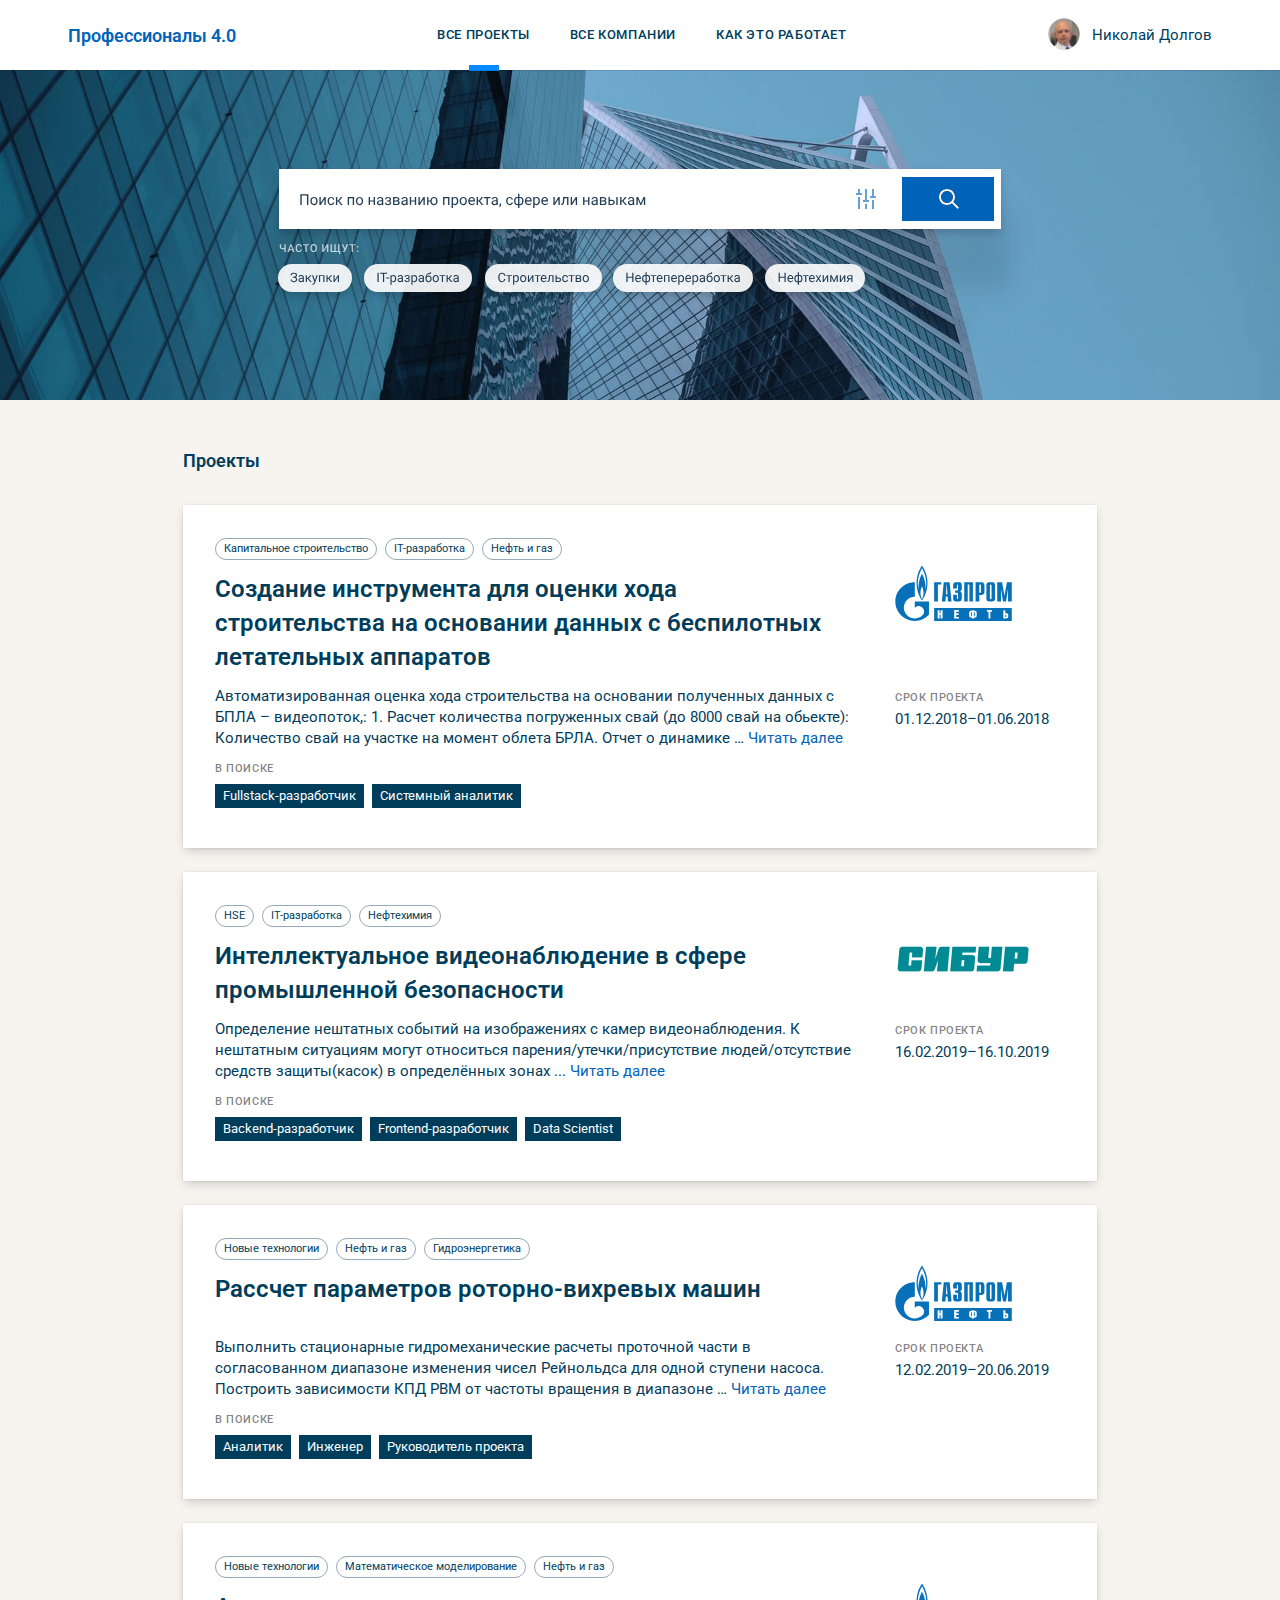
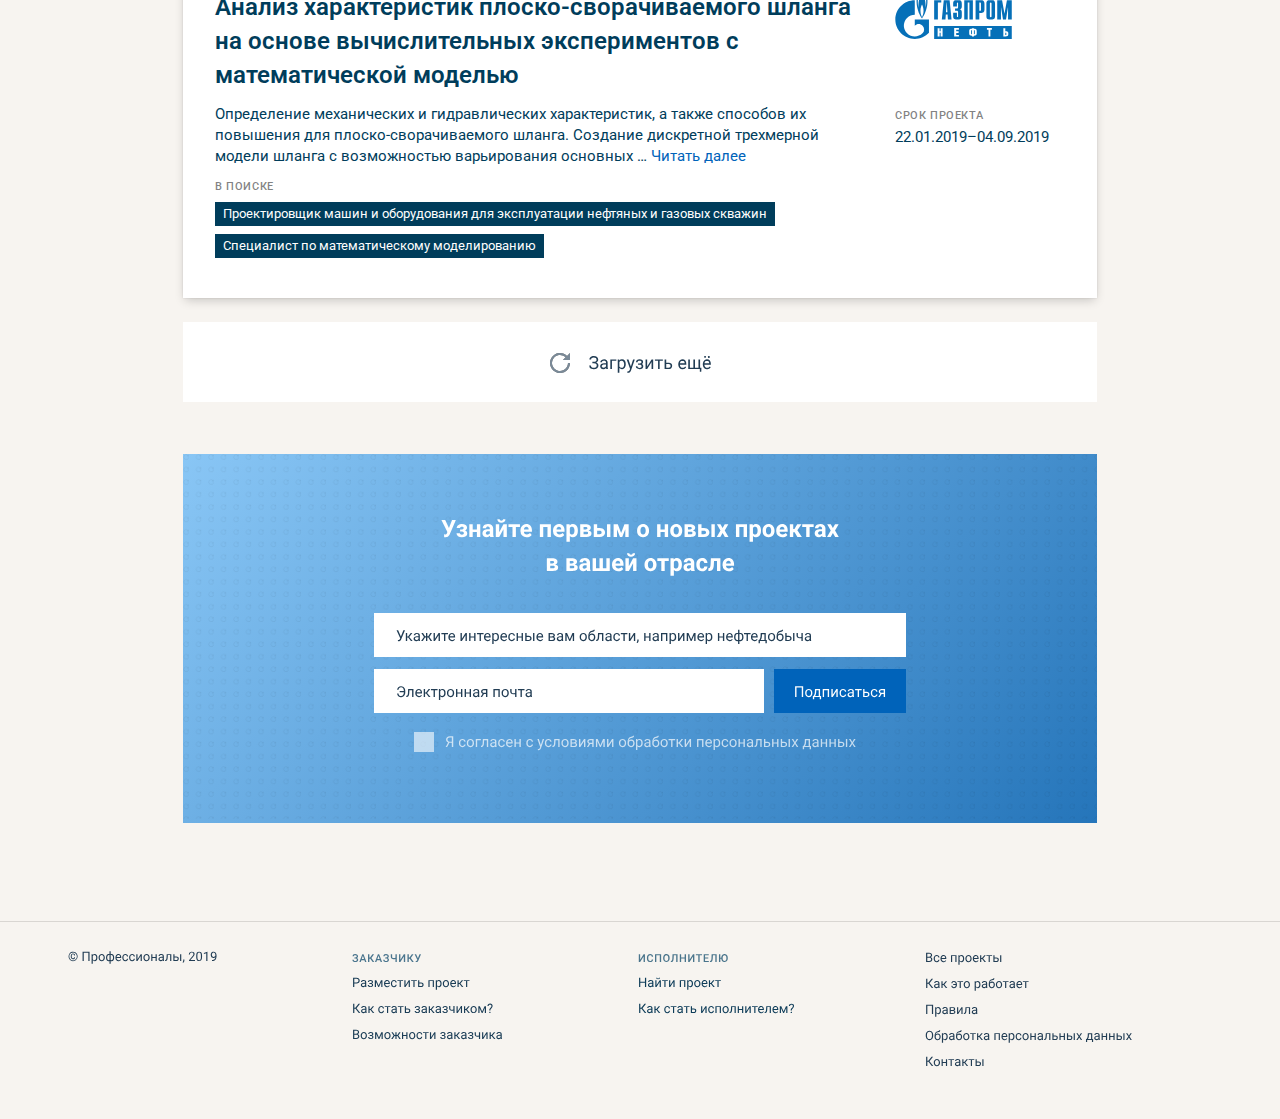
<file: index.html>
<!DOCTYPE html><html class="ua_js_no" lang="ru"><head><meta charset="utf-8"><meta http-equiv="X-UA-Compatible" content="IE=edge"><title>BEM Starter Kit</title><script>(function(e,c){e[c]=e[c].replace(/(ua_js_)no/g,"$1yes");})(document.documentElement,"className");(function(d,n){d.documentElement.className+=" ua_svg_"+(d[n]&&d[n]("http://www.w3.org/2000/svg","svg").createSVGRect?"yes":"no");})(document,"createElementNS");</script><meta name="description" content=""><meta name="viewport" content="width=device-width, initial-scale=1"><link rel="stylesheet" href="index.min.css"><link rel="stylesheet" href="https://fonts.googleapis.com/css?family=Roboto:400,500,700"><script src="https://code.jquery.com/jquery-3.2.1.js"></script><link rel="shortcut icon" href="/favicon.ico"></head><body class="page page_theme_islands theme theme_color_p4 theme_space_default theme_size_default theme_gap_small theme_menu_default theme_breakpoint_default theme_font_roboto"><div class="tpl-layout"><div class="tpl-layout__container tpl-layout__container_size_m tpl-layout__container_align_center"><header class="header"><div class="header__logo"><a class="text text_size_l text_view_link text_weight_bold text_display_block" href="index.html" style="margin-top: -4px; text-decoration: none">Профессионалы 4.0</a></div><div class="header__menu"><a class="header__item header__item_active decorator decorator_space-h_l" href="index.html"><div class="text text_size_s text_view_primary text_transform_uppercase text_weight_semibold text_spacing_xs">Все проекты</div></a><a class="header__item decorator decorator_space-h_l" href="all-companies.html"><div class="text text_size_s text_view_primary text_transform_uppercase text_weight_semibold text_spacing_xs">Все компании</div></a><div class="header__item decorator decorator_space-h_l"><div class="text text_size_s text_view_primary text_transform_uppercase text_weight_semibold text_spacing_xs">Как это работает</div></div></div><div class="header__lk"><div class="pt-icon-plus pt-icon-plus_vertical-align_center"><div class="pt-icon-plus__icon pt-icon-plus__icon_indent-r_s"><img class="image" style="width: 32px; height: 32px; display: block; margin-top: -2px; border-radius: 50%" src="assets/dolgov.png"></div><div class="pt-icon-plus__block" style="margin-top: -2px"><a class="text text_size_m text_view_primary" href="profile.html" style="text-decoration: none">Николай Долгов</a></div></div><div class="pt-list header__account decorator decorator_indent-t_m"><div class="pt-list__item pt-list__item_space-v_xs"><div class="text text_size_m text_view_primary">Мои проекты</div></div><div class="pt-list__item pt-list__item_space-v_xs"><div class="text text_size_m text_view_primary">Моя команда</div></div><div class="pt-list__item pt-list__item_space-v_xs"><div class="text text_size_m text_view_primary">Настройки аккаунта</div></div><a class="pt-list__item pt-list__item_space-v_m pt-list__item_indent-t_s pt-list__item_border_top" href="" style="display: block; text-decoration: none"><div class="text text_size_xs text_view_secondary text_transform_uppercase text_weight_semibold text_spacing_xs">Сменить пользователя</div></a></div></div></header></div><div class="search-section"><img class="image" style="position: absolute; top: 165px; left: 50%; transform: translateX(-50%);" src="assets/search-field.svg"></div><div class="section section_view_gray decorator decorator_space-t_xxxxl"><div class="tpl-layout__container tpl-layout__container_size_ms tpl-layout__container_align_center"><div class="text text_size_l text_weight_bold text_view_primary decorator decorator_indent-b_xxl">Проекты</div><a class="project decorator decorator_indent-b_xl" style="display: block; text-decoration: none" href="project.html"><div class="project__row decorator decorator_indent-b_s"><div class="project__col-75"><div><div class="tag tag_size_xs">Капитальное строительство</div><div class="tag tag_size_xs">IT-разработка</div><div class="tag tag_size_xs">Нефть и газ</div></div><div class="text text_size_xxl text_weight_bold text_view_primary decorator decorator_indent-t_s">Создание инструмента для оценки хода строительства на основании данных с беспилотных летательных аппаратов</div></div><div class="project__col-20"><img class="image" style="margin-top: 28px" src="assets/logos/gpn.svg"></div></div><div class="project__row project__row_align_baseline"><div class="project__col-75"><div class="text text_size_m text_view_primary">Автоматизированная оценка хода строительства на основании полученных данных с БПЛА – видеопоток,: 1. Расчет количества погруженных свай (до 8000 свай на обьекте): Количество свай на участке на момент облета БРЛА. Отчет о динамике …<div class="text text_size_m text_view_link text_display_inline"> Читать далее</div></div></div><div class="project__col-20"><div class="text text_size_xs text_transform_uppercase text_weight_semibold text_spacing_xs text_view_secondary decorator decorator_indent-b_xxs">Срок проекта</div><div class="text text_size_m text_view_primary">01.12.2018–01.06.2018</div></div></div><div class="text text_size_xs text_transform_uppercase text_weight_semibold text_spacing_xs text_view_secondary decorator decorator_indent-t_s decorator_indent-b_xs">В поиске</div><div><div class="vacancy-tag">Fullstack-разработчик</div><div class="vacancy-tag">Системный аналитик</div></div></a><a class="project decorator decorator_indent-b_xl" style="display: block; text-decoration: none"><div class="project__row decorator decorator_indent-b_s"><div class="project__col-75"><div><div class="tag tag_size_xs">HSE</div><div class="tag tag_size_xs">IT-разработка</div><div class="tag tag_size_xs">Нефтехимия</div></div><div class="text text_size_xxl text_weight_bold text_view_primary decorator decorator_indent-t_s">Интеллектуальное видеонаблюдение в сфере промышленной безопасности</div></div><div class="project__col-20"><img class="image" style="margin-top: 28px; width: 135px" src="assets/logos/sibur.png"></div></div><div class="project__row project__row_align_baseline"><div class="project__col-75"><div class="text text_size_m text_view_primary">Определение нештатных событий на изображениях с камер видеонаблюдения. К нештатным ситуациям могут относиться парения/утечки/присутствие людей/отсутствие средств защиты(касок) в определённых зонах ... <div class="text text_size_m text_view_link text_display_inline"> Читать далее</div></div></div><div class="project__col-20"><div class="text text_size_xs text_transform_uppercase text_weight_semibold text_spacing_xs text_view_secondary decorator decorator_indent-b_xxs">Срок проекта</div><div class="text text_size_m text_view_primary">16.02.2019–16.10.2019</div></div></div><div class="text text_size_xs text_transform_uppercase text_weight_semibold text_spacing_xs text_view_secondary decorator decorator_indent-t_s decorator_indent-b_xs">В поиске</div><div><div class="vacancy-tag">Backend-разработчик</div><div class="vacancy-tag">Frontend-разработчик</div><div class="vacancy-tag">Data Scientist</div></div></a><a class="project decorator decorator_indent-b_xl" style="display: block; text-decoration: none"><div class="project__row decorator decorator_indent-b_s"><div class="project__col-75"><div><div class="tag tag_size_xs">Новые технологии</div><div class="tag tag_size_xs">Нефть и газ</div><div class="tag tag_size_xs">Гидроэнергетика</div></div><div class="text text_size_xxl text_weight_bold text_view_primary decorator decorator_indent-t_s">Рассчет параметров роторно-вихревых машин</div></div><div class="project__col-20"><img class="image" style="margin-top: 28px" src="assets/logos/gpn.svg"></div></div><div class="project__row project__row_align_baseline"><div class="project__col-75"><div class="text text_size_m text_view_primary">Выполнить стационарные гидромеханические расчеты проточной части в согласованном диапазоне изменения чисел Рейнольдса для одной ступени насоса. Построить зависимости КПД РВМ от частоты вращения в диапазоне … <div class="text text_size_m text_view_link text_display_inline"> Читать далее</div></div></div><div class="project__col-20"><div class="text text_size_xs text_transform_uppercase text_weight_semibold text_spacing_xs text_view_secondary decorator decorator_indent-b_xxs">Срок проекта</div><div class="text text_size_m text_view_primary">12.02.2019–20.06.2019</div></div></div><div class="text text_size_xs text_transform_uppercase text_weight_semibold text_spacing_xs text_view_secondary decorator decorator_indent-t_s decorator_indent-b_xs">В поиске</div><div><div class="vacancy-tag">Аналитик</div><div class="vacancy-tag">Инженер</div><div class="vacancy-tag">Руководитель проекта</div></div></a><a class="project decorator decorator_indent-b_xl" style="display: block; text-decoration: none"><div class="project__row decorator decorator_indent-b_s"><div class="project__col-75"><div><div class="tag tag_size_xs">Новые технологии</div><div class="tag tag_size_xs">Математическое моделирование</div><div class="tag tag_size_xs">Нефть и газ</div></div><div class="text text_size_xxl text_weight_bold text_view_primary decorator decorator_indent-t_s">Анализ характеристик плоско-сворачиваемого шланга на основе вычислительных экспериментов с математической моделью</div></div><div class="project__col-20"><img class="image" style="margin-top: 28px" src="assets/logos/gpn.svg"></div></div><div class="project__row project__row_align_baseline"><div class="project__col-75"><div class="text text_size_m text_view_primary">Определение механических и гидравлических характеристик, а также способов их повышения для плоско-сворачиваемого шланга. Создание дискретной трехмерной модели шланга с возможностью варьирования основных … <div class="text text_size_m text_view_link text_display_inline"> Читать далее</div></div></div><div class="project__col-20"><div class="text text_size_xs text_transform_uppercase text_weight_semibold text_spacing_xs text_view_secondary decorator decorator_indent-b_xxs">Срок проекта</div><div class="text text_size_m text_view_primary">22.01.2019–04.09.2019</div></div></div><div class="text text_size_xs text_transform_uppercase text_weight_semibold text_spacing_xs text_view_secondary decorator decorator_indent-t_s decorator_indent-b_xs">В поиске</div><div><div class="vacancy-tag">Проектировщик машин и оборудования для эксплуатации нефтяных и газовых скважин</div><div class="vacancy-tag">Специалист по математическому моделированию</div></div></a><div class="decorator decorator_indent-t_s decorator_indent-b_xxxxl"><svg xmlns="http://www.w3.org/2000/svg" xmlns:xlink="http://www.w3.org/1999/xlink" width="914" height="80"><defs><path id="a" d="M17.66 6.34A8 8 0 1 0 20 12h2a10 10 0 1 1-2.93-7.07L22 2v7h-7l2.66-2.66z"/></defs><g fill="none" fill-rule="evenodd"><path fill="#FFF" fill-rule="nonzero" d="M0 0h914v80H0z"/><path fill="#223D54" d="M413.54 37.64c0-.68-.24-1.22-.74-1.62-.5-.4-1.19-.6-2.09-.6-.75 0-1.37.2-1.88.62-.5.4-.76.92-.76 1.53h-1.69c0-.68.19-1.29.56-1.83.37-.54.9-.96 1.56-1.26.67-.3 1.4-.45 2.21-.45 1.43 0 2.54.32 3.34.96.79.64 1.18 1.53 1.18 2.68 0 .59-.18 1.13-.54 1.61-.37.49-.87.87-1.52 1.15 1.5.5 2.26 1.5 2.26 3a3.3 3.3 0 0 1-1.29 2.74c-.85.67-2 1-3.43 1-.84 0-1.62-.15-2.31-.45a3.4 3.4 0 0 1-2.2-3.27h1.68c0 .67.27 1.23.8 1.68.54.45 1.21.67 2.03.67.92 0 1.66-.2 2.2-.64.55-.42.83-.99.83-1.7 0-1.5-.93-2.26-2.79-2.29h-1.58v-1.39h1.57c.86-.01 1.5-.2 1.95-.58.44-.37.65-.89.65-1.56zm9.73 9.36c-.09-.19-.17-.52-.22-1a3.63 3.63 0 0 1-2.71 1.18c-.94 0-1.7-.27-2.3-.8-.6-.53-.9-1.2-.9-2.02 0-.99.37-1.76 1.12-2.3a5.32 5.32 0 0 1 3.18-.83h1.58v-.74c0-.57-.17-1.02-.51-1.36-.34-.34-.84-.5-1.5-.5-.58 0-1.07.14-1.46.43-.4.3-.6.65-.6 1.07h-1.63c0-.48.17-.94.51-1.38.34-.44.8-.8 1.37-1.05a4.61 4.61 0 0 1 1.9-.39c1.1 0 1.96.28 2.58.83.62.54.94 1.3.97 2.26v4.38c0 .87.1 1.56.33 2.08V47h-1.7zm-2.7-1.24c.52 0 1-.13 1.46-.4.45-.26.78-.6.99-1.02v-1.95h-1.27c-2 0-3 .58-3 1.74 0 .51.18.91.52 1.2.34.29.77.43 1.3.43zm12.77-6.93h-4.39V47h-1.63v-9.51h6.02v1.34zm9.44 3.52a5.7 5.7 0 0 1-1 3.5 3.18 3.18 0 0 1-2.69 1.33 3.49 3.49 0 0 1-2.72-1.1v4.58h-1.63V37.49h1.49l.08 1.05a3.35 3.35 0 0 1 2.76-1.23c1.14 0 2.04.44 2.71 1.3.66.86 1 2.06 1 3.6v.14zm-1.63-.18a4.2 4.2 0 0 0-.68-2.54 2.2 2.2 0 0 0-1.89-.94c-.98 0-1.72.44-2.21 1.31v4.55a2.4 2.4 0 0 0 2.23 1.3c.78 0 1.4-.31 1.86-.93.46-.62.7-1.54.7-2.75zm6.7 2.45l2.22-7.13h1.74L448 48.47c-.6 1.58-1.53 2.37-2.82 2.37l-.31-.03-.6-.11v-1.32l.43.04c.55 0 .98-.11 1.3-.34.3-.22.55-.63.75-1.22l.36-.97-3.4-9.4h1.78l2.38 7.13zm10.64-4.53c0-.44-.17-.8-.5-1.06-.35-.26-.81-.39-1.4-.39-.58 0-1.06.15-1.44.45-.39.3-.58.65-.58 1.05h-1.61c0-.82.34-1.5 1.03-2.03.7-.52 1.56-.79 2.6-.79 1.1 0 1.98.24 2.6.72.62.48.93 1.16.93 2.04 0 .43-.13.82-.39 1.18s-.62.64-1.1.85c1.11.38 1.66 1.12 1.66 2.22 0 .87-.33 1.56-1 2.07-.68.51-1.58.77-2.7.77-1.1 0-2-.27-2.72-.8a2.58 2.58 0 0 1-1.06-2.18h1.61c0 .46.2.86.62 1.19.42.33.93.5 1.54.5.63 0 1.13-.15 1.5-.44.39-.28.58-.65.58-1.11 0-.54-.16-.92-.48-1.15-.32-.23-.82-.35-1.49-.35h-1.63v-1.37h1.77c1.1-.03 1.66-.48 1.66-1.37zm10.07-2.6h1.62V47h-1.62v-6.93L464.17 47h-1.63v-9.51h1.63v6.94l4.39-6.94zm11.3 1.32h-3.2V47h-1.62v-8.2h-3.13V37.5h7.95v1.32zm3.36 1.96h2.47a3.8 3.8 0 0 1 2.55.84c.63.55.94 1.3.94 2.24 0 .95-.32 1.71-.96 2.29-.65.57-1.51.86-2.6.86h-4.03v-9.51h1.63v3.28zm0 1.33v3.57h2.41c.61 0 1.08-.15 1.42-.47.33-.31.5-.74.5-1.28 0-.53-.16-.96-.49-1.3a1.87 1.87 0 0 0-1.37-.52h-2.47zm16.4 5.08a4.16 4.16 0 0 1-3.15-1.27 4.71 4.71 0 0 1-1.21-3.4v-.3c0-.94.18-1.79.54-2.53.36-.74.86-1.32 1.5-1.74a3.8 3.8 0 0 1 2.11-.63c1.24 0 2.2.41 2.89 1.23.68.81 1.03 1.98 1.03 3.5v.67h-6.45c.03.94.3 1.7.82 2.27.53.58 1.2.87 2 .87.58 0 1.06-.12 1.46-.35.4-.24.75-.55 1.05-.93l1 .77a4 4 0 0 1-3.6 1.84zm-.2-8.53c-.66 0-1.21.24-1.66.72a3.48 3.48 0 0 0-.82 2h4.76v-.12a3.1 3.1 0 0 0-.67-1.92c-.4-.45-.94-.68-1.62-.68zm7.46-1.16v8.18h3.49V37.5h1.62v8.18h3.47V37.5h1.64v8.18h1.33l-.15 4.15h-1.46V47h-11.57v-9.51h1.63zm17.27 9.69A4.16 4.16 0 0 1 521 45.9a4.71 4.71 0 0 1-1.21-3.4v-.3c0-.94.18-1.79.54-2.53.36-.74.86-1.32 1.5-1.74a3.8 3.8 0 0 1 2.11-.63c1.24 0 2.2.41 2.89 1.23.68.81 1.03 1.98 1.03 3.5v.67h-6.45c.03.94.3 1.7.82 2.27.53.58 1.2.87 2 .87.58 0 1.06-.12 1.46-.35.4-.24.75-.55 1.05-.93l1 .77a4 4 0 0 1-3.6 1.84zm-.2-8.53c-.66 0-1.21.24-1.66.72a3.48 3.48 0 0 0-.82 2h4.76v-.12a3.1 3.1 0 0 0-.67-1.92c-.4-.45-.94-.68-1.62-.68zm-2.84-3.7c0-.26.08-.48.24-.66.16-.18.4-.27.71-.27.32 0 .56.09.72.27.17.18.25.4.25.66s-.08.48-.25.66c-.16.18-.4.26-.72.26-.31 0-.55-.08-.71-.26a.94.94 0 0 1-.24-.66zm3.77.02c0-.27.09-.49.25-.67.16-.18.4-.27.71-.27.32 0 .56.09.72.27.17.18.25.4.25.67 0 .26-.08.48-.25.66-.16.17-.4.26-.72.26-.31 0-.55-.09-.71-.26a.94.94 0 0 1-.25-.66z"/><g opacity=".6" transform="translate(365 29)"><mask id="b" fill="#fff"><use xlink:href="#a"/></mask><use fill="#000" xlink:href="#a"/><g fill="#223D54" mask="url(#b)"><path fill-rule="nonzero" d="M0 0h24v24H0z"/></g></g></g></svg></div><div class="decorator decorator_indent-b_xxxxxxl" style="background-image: linear-gradient(-227deg, #89C6F5 0%, #2575BA 100%);"><svg xmlns="http://www.w3.org/2000/svg" xmlns:xlink="http://www.w3.org/1999/xlink" width="914" height="365"><defs><linearGradient id="b" x1="81.44%" x2="0%" y1="1.63%" y2="76.16%"><stop offset="0%" stop-color="#89C6F5"/><stop offset="100%" stop-color="#2575BA"/></linearGradient><path id="c" d="M0 0h914v365H0z"/><pattern id="d" width="12.48" height="12.48" x="-12.48" y="-12.48" patternUnits="userSpaceOnUse"><use transform="scale(.25996)" xlink:href="#a"/></pattern><image id="a" width="48" height="48" xlink:href="[data-uri]"/></defs><g fill="none" fill-rule="evenodd"><g fill-rule="nonzero"><use fill="url(#b)" xlink:href="#c"/><use fill="url(#d)" fill-opacity=".08" xlink:href="#c"/></g><path fill="#FFF" fill-rule="nonzero" d="M191 215h390v44H191z"/><path fill="#223D54" d="M215.49 239.62c.14.88.41 1.5.83 1.85a2.7 2.7 0 0 0 1.8.53c.84 0 1.51-.33 2-1 .5-.65.74-1.57.75-2.74h-4.2v-1.16h4.2c0-1.15-.25-2.07-.75-2.74a2.5 2.5 0 0 0-2.12-1.01c-.74 0-1.3.19-1.72.57-.4.38-.67 1-.79 1.84h-1.41c.1-1.11.5-1.99 1.2-2.62.67-.63 1.58-.95 2.72-.95a3.96 3.96 0 0 1 3.77 2.35c.34.76.52 1.63.52 2.6v1.07c0 .98-.18 1.85-.52 2.6a3.96 3.96 0 0 1-1.47 1.73c-.63.4-1.36.6-2.18.6a4.1 4.1 0 0 1-2.8-.91 3.92 3.92 0 0 1-1.24-2.61h1.41zm14.98-4.54V243h-1.36v-6.8h-2.7l-.16 2.96a6.56 6.56 0 0 1-.69 2.92c-.36.59-.95.9-1.75.92h-.54v-1.2l.39-.02c.44-.05.75-.3.94-.76.2-.46.31-1.31.37-2.55l.14-3.4h5.36zm5.46 8.07a3.46 3.46 0 0 1-2.62-1.06 3.93 3.93 0 0 1-1.01-2.83V239c0-.79.15-1.49.45-2.1.3-.63.72-1.1 1.26-1.46a3.17 3.17 0 0 1 1.75-.52c1.03 0 1.83.34 2.4 1.02.58.68.86 1.65.86 2.91v.57h-5.37c.02.78.25 1.4.69 1.89.44.48 1 .72 1.67.72.47 0 .88-.1 1.21-.3.33-.19.62-.45.87-.77l.83.65a3.33 3.33 0 0 1-2.99 1.53zm-.17-7.1c-.54 0-1 .2-1.37.59-.37.4-.6.95-.7 1.67h3.98v-.1a2.58 2.58 0 0 0-.56-1.6 1.7 1.7 0 0 0-1.35-.57zm7.3 3.57h-.99V243h-1.36v-7.92h1.36v3.35h.89l2.66-3.35h1.64l-3.13 3.8 3.4 4.12h-1.72l-2.75-3.38zm11.52-3.45h-2.66V243h-1.35v-6.83h-2.61v-1.1h6.62v1.1zm8.01 2.96c0 1.2-.27 2.17-.83 2.91-.55.74-1.3 1.1-2.24 1.1a2.9 2.9 0 0 1-2.27-.9v3.8h-1.35v-10.96h1.24l.06.87a2.8 2.8 0 0 1 2.3-1.02c.95 0 1.7.36 2.26 1.08.56.71.83 1.71.83 3v.12zm-1.35-.16c0-.9-.2-1.6-.57-2.12-.38-.51-.9-.77-1.57-.77a2 2 0 0 0-1.85 1.09v3.79a2 2 0 0 0 1.86 1.08c.65 0 1.17-.26 1.55-.77.39-.52.58-1.28.58-2.3zm2.71 0c0-.78.16-1.48.46-2.1a3.41 3.41 0 0 1 3.14-1.94c1.08 0 1.95.37 2.62 1.12.67.75 1 1.74 1 2.98v.1c0 .77-.15 1.46-.44 2.07a3.36 3.36 0 0 1-3.16 1.95 3.33 3.33 0 0 1-2.62-1.12c-.66-.75-1-1.74-1-2.97v-.1zm1.37.16c0 .87.2 1.58.6 2.11.42.53.96.8 1.65.8.68 0 1.23-.27 1.64-.8.4-.55.6-1.3.6-2.28 0-.86-.2-1.57-.61-2.1-.42-.55-.97-.82-1.65-.82-.67 0-1.2.27-1.62.8-.4.53-.61 1.3-.61 2.29zm14.02 3.87H278v-3.38h-3.64V243h-1.36v-7.92h1.36v3.43h3.64v-3.43h1.35V243zm8.65 0h-1.35v-3.38H283V243h-1.36v-7.92H283v3.43h3.64v-3.43h1.35V243zm7.07 0a2.85 2.85 0 0 1-.19-.83c-.63.65-1.38.98-2.26.98a2.8 2.8 0 0 1-1.92-.67c-.5-.44-.75-1-.75-1.68 0-.82.31-1.46.94-1.92a4.44 4.44 0 0 1 2.65-.68h1.32v-.63c0-.47-.14-.85-.43-1.13-.28-.28-.7-.42-1.25-.42-.48 0-.89.12-1.21.37-.33.24-.5.54-.5.88h-1.36c0-.4.14-.78.42-1.14.28-.37.66-.66 1.15-.88a3.84 3.84 0 0 1 1.58-.32c.91 0 1.63.23 2.15.68.52.46.78 1.09.8 1.89v3.65c0 .72.1 1.3.28 1.73v.12h-1.42zm-2.25-1.03c.43 0 .83-.11 1.21-.33a2 2 0 0 0 .83-.86v-1.63h-1.06c-1.66 0-2.5.5-2.5 1.46 0 .43.15.76.43 1s.65.36 1.1.36zm11.57-6.9V243h-1.36v-3.08h-2.04L299.1 243h-1.46l1.99-3.29c-.51-.18-.9-.47-1.17-.86-.27-.39-.4-.84-.4-1.36 0-.72.26-1.3.8-1.74a3.37 3.37 0 0 1 2.18-.67h3.33zm-4.95 2.44c0 .38.13.7.4.93.25.24.6.36 1.04.36h2.15v-2.63h-1.95c-.5 0-.9.13-1.2.37-.3.25-.44.57-.44.97zm17.32 5.49h-1.35v-6.8h-3.65v6.8h-1.36v-7.92h6.36V243zm1.82-4.04c0-.77.15-1.47.46-2.09a3.41 3.41 0 0 1 3.14-1.94c1.08 0 1.95.37 2.62 1.12.66.75 1 1.74 1 2.98v.1c0 .77-.15 1.46-.45 2.07a3.36 3.36 0 0 1-3.16 1.95 3.33 3.33 0 0 1-2.6-1.12c-.68-.75-1-1.74-1-2.97v-.1zm1.36.17c0 .87.2 1.58.62 2.11.4.53.95.8 1.63.8.7 0 1.24-.27 1.64-.8.4-.55.61-1.3.61-2.28 0-.86-.2-1.57-.62-2.1-.41-.55-.96-.82-1.64-.82-.67 0-1.21.27-1.62.8-.41.53-.62 1.3-.62 2.29zm13.54 3.87h-1.36v-2.87c-.6.16-1.21.23-1.83.23-1 0-1.75-.25-2.27-.76a2.94 2.94 0 0 1-.8-2.17v-2.36h1.36v2.4c.02 1.19.6 1.78 1.7 1.78.63 0 1.24-.08 1.84-.23v-3.94h1.36V243zm8.06-6.83h-2.66V243h-1.36v-6.83h-2.6v-1.1h6.62v1.1zm6.09 6.83a2.85 2.85 0 0 1-.2-.83c-.62.65-1.37.98-2.25.98a2.8 2.8 0 0 1-1.92-.67c-.5-.44-.75-1-.75-1.68 0-.82.31-1.46.94-1.92a4.44 4.44 0 0 1 2.65-.68h1.32v-.63c0-.47-.14-.85-.43-1.13-.28-.28-.7-.42-1.25-.42-.48 0-.89.12-1.22.37-.32.24-.49.54-.49.88h-1.36c0-.4.14-.78.42-1.14.28-.37.66-.66 1.14-.88a3.84 3.84 0 0 1 1.59-.32c.91 0 1.63.23 2.15.68.51.46.78 1.09.8 1.89v3.65c0 .72.1 1.3.28 1.73v.12h-1.42zm-2.25-1.03c.43 0 .83-.11 1.2-.33a2 2 0 0 0 .84-.86v-1.63h-1.07c-1.66 0-2.49.5-2.49 1.46 0 .43.15.76.43 1s.65.36 1.1.36z"/><path fill="#FFF" fill-rule="nonzero" opacity=".6" d="M231 278h20v20h-20z"/><path fill="#FFF" fill-rule="nonzero" d="M191 159h532v44H191z"/><path fill="#223D54" d="M217.9 182.52l2.45-6.18H222l-3.78 8.88c-.25.57-.49.97-.7 1.2-.23.24-.48.42-.78.55-.3.12-.66.18-1.1.18a2.5 2.5 0 0 1-.75-.06l.05-1.12.66.03c.52 0 .9-.24 1.15-.74l.18-.38.28-.65-3.64-7.9h1.58l2.76 6.2zm7.27 1.1h-.99V187h-1.36v-7.92h1.36v3.35h.89l2.67-3.35h1.64l-3.14 3.8 3.4 4.12h-1.72l-2.75-3.38zM235.7 187a2.85 2.85 0 0 1-.2-.83c-.62.65-1.37.98-2.25.98a2.8 2.8 0 0 1-1.92-.67c-.5-.44-.75-1-.75-1.68 0-.82.31-1.46.94-1.92a4.44 4.44 0 0 1 2.65-.68h1.32v-.63c0-.47-.15-.85-.43-1.13-.28-.28-.7-.42-1.25-.42-.49 0-.9.12-1.22.37-.32.24-.49.54-.49.88h-1.36c0-.4.14-.78.42-1.14.28-.37.66-.66 1.14-.88a3.84 3.84 0 0 1 1.59-.32c.91 0 1.63.23 2.14.68.52.46.8 1.09.81 1.89v3.65c0 .72.1 1.3.28 1.73v.12h-1.42zm-2.25-1.03c.42 0 .83-.11 1.2-.33a2 2 0 0 0 .84-.86v-1.63h-1.07c-1.66 0-2.49.5-2.49 1.46 0 .43.14.76.43 1 .28.24.64.36 1.09.36zm11.84-2.41h-.96V187h-1.35v-3.44h-.95L239.8 187h-1.72l2.84-4.1-2.57-3.82H240l2.05 3.28h.93v-3.28h1.35v3.28h.93l2.05-3.28h1.64l-2.57 3.83 2.84 4.09h-1.72l-2.21-3.44zm10.29-4.48h1.35V187h-1.35v-5.78l-3.66 5.78h-1.35v-7.92h1.35v5.78l3.66-5.78zm9.41 1.1h-2.65V187h-1.36v-6.83h-2.6v-1.1h6.61v1.1zm4.03 6.97a3.46 3.46 0 0 1-2.63-1.06 3.93 3.93 0 0 1-1-2.83V183c0-.79.14-1.49.44-2.1.3-.63.72-1.1 1.26-1.46a3.17 3.17 0 0 1 1.76-.52c1.03 0 1.83.34 2.4 1.02.57.68.86 1.65.86 2.91v.57h-5.37c.02.78.25 1.4.68 1.89.44.48 1 .72 1.67.72.48 0 .88-.1 1.21-.3.34-.19.63-.45.88-.77l.82.65a3.33 3.33 0 0 1-2.98 1.53zm-.17-7.1c-.55 0-1 .2-1.38.59-.37.4-.6.95-.69 1.67h3.97v-.1a2.58 2.58 0 0 0-.56-1.6 1.7 1.7 0 0 0-1.34-.57zm13.66-.97h1.36V187h-1.36v-5.78l-3.65 5.78h-1.36v-7.92h1.36v5.78l3.65-5.78zm10 7.92h-1.35v-3.38h-3.64V187h-1.36v-7.92h1.36v3.43h3.64v-3.43h1.36V187zm8.07-6.83h-2.66V187h-1.35v-6.83h-2.6v-1.1h6.61v1.1zm4.02 6.98a3.46 3.46 0 0 1-2.62-1.06 3.93 3.93 0 0 1-1-2.83V183c0-.79.14-1.49.44-2.1.3-.63.72-1.1 1.26-1.46a3.17 3.17 0 0 1 1.76-.52c1.03 0 1.83.34 2.4 1.02.57.68.85 1.65.85 2.91v.57h-5.36c.02.78.24 1.4.68 1.89.44.48 1 .72 1.67.72.48 0 .88-.1 1.21-.3.34-.19.63-.45.87-.77l.83.65a3.33 3.33 0 0 1-2.99 1.53zm-.16-7.1c-.55 0-1.01.2-1.38.59-.37.4-.6.95-.69 1.67h3.97v-.1a2.58 2.58 0 0 0-.56-1.6 1.7 1.7 0 0 0-1.34-.57zm11.52 3.08c0 1.2-.28 2.17-.83 2.91-.55.74-1.3 1.1-2.24 1.1a2.9 2.9 0 0 1-2.27-.9v3.8h-1.36v-10.96h1.24l.07.87a2.8 2.8 0 0 1 2.3-1.02c.95 0 1.7.36 2.26 1.08.55.71.83 1.71.83 3v.12zm-1.36-.16c0-.9-.19-1.6-.57-2.12-.38-.51-.9-.77-1.57-.77a2 2 0 0 0-1.84 1.09v3.79a2 2 0 0 0 1.86 1.08c.65 0 1.16-.26 1.55-.77.38-.52.57-1.28.57-2.3zm6.37 4.18a3.46 3.46 0 0 1-2.63-1.06 3.93 3.93 0 0 1-1-2.83V183c0-.79.14-1.49.44-2.1.3-.63.72-1.1 1.26-1.46a3.17 3.17 0 0 1 1.76-.52c1.03 0 1.83.34 2.4 1.02.57.68.86 1.65.86 2.91v.57h-5.37c.02.78.25 1.4.68 1.89.44.48 1 .72 1.67.72.48 0 .88-.1 1.22-.3.33-.19.62-.45.87-.77l.82.65a3.33 3.33 0 0 1-2.98 1.53zm-.17-7.1c-.55 0-1 .2-1.38.59-.37.4-.6.95-.69 1.67h3.97v-.1a2.58 2.58 0 0 0-.55-1.6 1.7 1.7 0 0 0-1.35-.57zm8 6c.49 0 .9-.16 1.27-.45.36-.3.56-.66.6-1.1h1.28c-.02.46-.18.89-.47 1.3a3.33 3.33 0 0 1-2.68 1.35 3.26 3.26 0 0 1-2.57-1.08 4.3 4.3 0 0 1-.96-2.96v-.23c0-.77.14-1.45.43-2.05a3.24 3.24 0 0 1 3.1-1.9c.88 0 1.62.26 2.21.8.59.53.9 1.22.94 2.07h-1.28a1.87 1.87 0 0 0-.58-1.26c-.35-.33-.78-.5-1.3-.5a1.9 1.9 0 0 0-1.6.75 3.5 3.5 0 0 0-.56 2.15v.25c0 .91.19 1.62.56 2.11.38.5.91.74 1.61.74zm11.15.95h-1.35v-3.38h-3.64V187h-1.37v-7.92h1.37v3.43h3.64v-3.43h1.35V187zm3.66-5.2h2.05c.9.02 1.61.25 2.13.71.53.46.79 1.08.79 1.87s-.27 1.42-.8 1.9c-.54.48-1.27.72-2.18.72h-3.35v-7.92h1.36v2.73zm7.8 5.2h-1.37v-7.92h1.37V187zm-7.8-4.09v2.98h2.01c.5 0 .9-.13 1.18-.39.28-.26.42-.62.42-1.07 0-.44-.14-.8-.41-1.08a1.55 1.55 0 0 0-1.14-.44h-2.06zm13.45 4.24a3.46 3.46 0 0 1-2.62-1.06 3.93 3.93 0 0 1-1.01-2.83V183c0-.79.15-1.49.45-2.1.3-.63.72-1.1 1.26-1.46a3.17 3.17 0 0 1 1.75-.52c1.03 0 1.83.34 2.4 1.02.58.68.86 1.65.86 2.91v.57h-5.37c.02.78.25 1.4.69 1.89.43.48.99.72 1.66.72.48 0 .89-.1 1.22-.3.33-.19.62-.45.87-.77l.83.65a3.33 3.33 0 0 1-2.99 1.53zm-.17-7.1c-.55 0-1 .2-1.38.59-.37.4-.6.95-.68 1.67h3.97v-.1a2.58 2.58 0 0 0-.56-1.6 1.7 1.7 0 0 0-1.35-.57zm8.67 6.95v-7.92h3.09c1.05 0 1.86.18 2.42.55.57.37.85.9.85 1.62 0 .37-.1.7-.33 1-.22.29-.54.51-.97.67.48.11.86.33 1.15.66.3.33.44.72.44 1.17 0 .73-.27 1.29-.8 1.67-.54.39-1.3.58-2.27.58h-3.58zm1.35-3.48v2.39h2.24c.57 0 1-.1 1.27-.32.28-.2.42-.5.42-.88 0-.8-.58-1.19-1.74-1.19h-2.19zm0-1.08h1.75c1.27 0 1.9-.37 1.9-1.12 0-.74-.6-1.12-1.8-1.15h-1.85v2.27zM378.9 187a2.85 2.85 0 0 1-.19-.83c-.63.65-1.38.98-2.25.98a2.8 2.8 0 0 1-1.93-.67c-.5-.44-.75-1-.75-1.68 0-.82.32-1.46.95-1.92a4.44 4.44 0 0 1 2.64-.68h1.32v-.63c0-.47-.14-.85-.42-1.13-.29-.28-.7-.42-1.26-.42-.48 0-.88.12-1.21.37-.33.24-.5.54-.5.88h-1.35c0-.4.14-.78.42-1.14.28-.37.66-.66 1.14-.88a3.84 3.84 0 0 1 1.58-.32c.92 0 1.63.23 2.15.68.52.46.79 1.09.8 1.89v3.65c0 .72.1 1.3.28 1.73v.12h-1.42zm-2.24-1.03c.42 0 .82-.11 1.2-.33a2 2 0 0 0 .83-.86v-1.63h-1.06c-1.66 0-2.5.5-2.5 1.46 0 .43.15.76.43 1 .29.24.65.36 1.1.36zm10.07-.76l2.7-6.13h1.69V187h-1.35v-5.76l-2.57 5.76h-.94l-2.61-5.89V187h-1.36v-7.92h1.76l2.68 6.13zm9.92-2.25c0-.77.15-1.47.46-2.09a3.41 3.41 0 0 1 3.14-1.94c1.08 0 1.95.37 2.61 1.12.67.75 1 1.74 1 2.98v.1c0 .77-.14 1.46-.44 2.07a3.36 3.36 0 0 1-3.16 1.95 3.33 3.33 0 0 1-2.61-1.12c-.67-.75-1-1.74-1-2.97v-.1zm1.36.17c0 .87.2 1.58.61 2.11.41.53.96.8 1.64.8.69 0 1.24-.27 1.64-.8.4-.55.61-1.3.61-2.28 0-.86-.2-1.57-.62-2.1-.41-.55-.96-.82-1.64-.82-.67 0-1.21.27-1.62.8-.41.53-.62 1.3-.62 2.29zm11.03-3.6c1 0 1.8.33 2.4 1 .6.67.9 1.54.9 2.63v.13a4.5 4.5 0 0 1-.44 2 3.2 3.2 0 0 1-1.24 1.37c-.54.32-1.16.49-1.87.49a3.32 3.32 0 0 1-2.57-1.07 4.08 4.08 0 0 1-.97-2.86v-.66c0-1.66.3-2.99.93-3.97a3.88 3.88 0 0 1 2.73-1.8 3.63 3.63 0 0 0 1.39-.44.85.85 0 0 0 .35-.72h1.12c0 .6-.14 1.08-.42 1.42-.27.35-.71.59-1.32.73l-1 .23a3.4 3.4 0 0 0-1.82.96c-.4.45-.67 1.05-.79 1.8a3.34 3.34 0 0 1 2.62-1.24zm-.26 1.11a2 2 0 0 0-1.58.67c-.4.45-.59 1.07-.59 1.86v.12c0 .85.2 1.52.6 2.01.38.5.91.75 1.58.75.68 0 1.21-.25 1.6-.75.4-.5.59-1.22.59-2.18 0-.75-.2-1.35-.6-1.8-.39-.45-.92-.68-1.6-.68zm11.57-1.56V187h-1.36v-6.8h-2.7l-.16 2.96a6.56 6.56 0 0 1-.68 2.92c-.37.59-.96.9-1.76.92h-.54v-1.2l.39-.02c.44-.05.75-.3.94-.76.2-.46.32-1.31.37-2.55l.15-3.4h5.35zm7.07 7.92a2.85 2.85 0 0 1-.2-.83c-.62.65-1.37.98-2.25.98a2.8 2.8 0 0 1-1.92-.67c-.5-.44-.75-1-.75-1.68 0-.82.31-1.46.94-1.92a4.44 4.44 0 0 1 2.65-.68h1.32v-.63c0-.47-.14-.85-.43-1.13-.28-.28-.7-.42-1.25-.42-.48 0-.89.12-1.22.37-.32.24-.49.54-.49.88h-1.36c0-.4.14-.78.42-1.14.28-.37.66-.66 1.14-.88a3.84 3.84 0 0 1 1.59-.32c.91 0 1.63.23 2.15.68.51.46.78 1.09.8 1.89v3.65c0 .72.1 1.3.28 1.73v.12h-1.42zm-2.25-1.03c.43 0 .83-.11 1.2-.33a2 2 0 0 0 .84-.86v-1.63h-1.07c-1.66 0-2.49.5-2.49 1.46 0 .43.15.76.43 1s.65.36 1.1.36zm8.7.07c.48 0 .9-.15 1.26-.44.36-.3.56-.66.6-1.1H437c-.02.46-.18.89-.46 1.3a3.33 3.33 0 0 1-2.68 1.35 3.26 3.26 0 0 1-2.58-1.08 4.3 4.3 0 0 1-.96-2.96v-.23c0-.77.15-1.45.43-2.05a3.24 3.24 0 0 1 3.1-1.9c.89 0 1.62.26 2.21.8.6.53.9 1.22.94 2.07h-1.28a1.87 1.87 0 0 0-.58-1.26c-.35-.33-.78-.5-1.3-.5a1.9 1.9 0 0 0-1.6.75 3.5 3.5 0 0 0-.56 2.15v.25c0 .91.19 1.62.56 2.11.38.5.92.74 1.61.74zm10.56-5.87h-2.66V187h-1.36v-6.83h-2.6v-1.1h6.62v1.1zm6.44-1.1h1.36V187h-1.36v-5.78l-3.65 5.78h-1.36v-7.92h1.36v5.78l3.65-5.78zm3.49 10.05l-.77-.52c.46-.64.7-1.3.72-1.98v-1.22h1.32v1.06c0 .5-.12.98-.36 1.48s-.55.89-.91 1.18zm13.17-2.12h-1.35v-3.38h-3.64V187h-1.36v-7.92h1.36v3.43h3.64v-3.43h1.35V187zm7.07 0a2.85 2.85 0 0 1-.19-.83c-.63.65-1.38.98-2.25.98a2.8 2.8 0 0 1-1.93-.67c-.5-.44-.75-1-.75-1.68 0-.82.32-1.46.94-1.92a4.44 4.44 0 0 1 2.65-.68h1.32v-.63c0-.47-.14-.85-.43-1.13-.28-.28-.7-.42-1.25-.42-.48 0-.89.12-1.21.37-.33.24-.5.54-.5.88h-1.36c0-.4.14-.78.42-1.14.29-.37.67-.66 1.15-.88a3.84 3.84 0 0 1 1.58-.32c.92 0 1.63.23 2.15.68.52.46.78 1.09.8 1.89v3.65c0 .72.1 1.3.28 1.73v.12h-1.42zm-2.25-1.03c.43 0 .83-.11 1.21-.33a2 2 0 0 0 .83-.86v-1.63h-1.06c-1.66 0-2.5.5-2.5 1.46 0 .43.15.76.43 1 .29.24.65.36 1.1.36zm12 1.03h-1.35v-6.8h-3.65v6.8h-1.36v-7.92h6.36V187zm8.87-3.87c0 1.2-.28 2.17-.83 2.91-.55.74-1.3 1.1-2.24 1.1a2.9 2.9 0 0 1-2.27-.9v3.8h-1.35v-10.96h1.23l.07.87a2.8 2.8 0 0 1 2.3-1.02c.95 0 1.7.36 2.26 1.08.55.71.83 1.71.83 3v.12zm-1.36-.16c0-.9-.19-1.6-.57-2.12-.38-.51-.9-.77-1.56-.77a2 2 0 0 0-1.85 1.09v3.79a2 2 0 0 0 1.86 1.08c.65 0 1.17-.26 1.55-.77.38-.52.57-1.28.57-2.3zm8.2-3.9h1.36V187h-1.35v-5.78L496.4 187h-1.35v-7.92h1.35v5.78l3.66-5.78zm8.1 6.14l2.7-6.13h1.69V187h-1.36v-5.76l-2.56 5.76h-.94l-2.61-5.89V187h-1.36v-7.92h1.76l2.68 6.13zm9.85 1.94a3.46 3.46 0 0 1-2.62-1.06 3.93 3.93 0 0 1-1.01-2.83V183c0-.79.15-1.49.45-2.1.3-.63.72-1.1 1.26-1.46a3.17 3.17 0 0 1 1.75-.52c1.03 0 1.84.34 2.4 1.02.58.68.86 1.65.86 2.91v.57h-5.37c.02.78.25 1.4.69 1.89.44.48 1 .72 1.67.72.47 0 .88-.1 1.21-.3.33-.19.62-.45.87-.77l.83.65a3.33 3.33 0 0 1-2.99 1.53zm-.17-7.1c-.54 0-1 .2-1.37.59-.37.4-.6.95-.7 1.67h3.98v-.1a2.58 2.58 0 0 0-.56-1.6 1.7 1.7 0 0 0-1.35-.57zm11.52 3.08c0 1.2-.27 2.17-.82 2.91-.55.74-1.3 1.1-2.24 1.1a2.9 2.9 0 0 1-2.27-.9v3.8h-1.36v-10.96h1.24l.06.87a2.8 2.8 0 0 1 2.3-1.02c.96 0 1.7.36 2.26 1.08.56.71.83 1.71.83 3v.12zm-1.35-.16c0-.9-.19-1.6-.57-2.12-.38-.51-.9-.77-1.57-.77a2 2 0 0 0-1.84 1.09v3.79a2 2 0 0 0 1.86 1.08c.65 0 1.16-.26 1.55-.77.38-.52.57-1.28.57-2.3zm13.26 4.03h-1.35v-3.38h-3.64V187h-1.36v-7.92h1.36v3.43h3.64v-3.43h1.35V187zm5.47.15a3.46 3.46 0 0 1-2.62-1.06 3.93 3.93 0 0 1-1.01-2.83V183c0-.79.15-1.49.45-2.1.3-.63.72-1.1 1.26-1.46a3.17 3.17 0 0 1 1.75-.52c1.03 0 1.83.34 2.4 1.02.57.68.86 1.65.86 2.91v.57h-5.37c.02.78.25 1.4.69 1.89.43.48.99.72 1.66.72.48 0 .89-.1 1.22-.3.33-.19.62-.45.87-.77l.83.65a3.33 3.33 0 0 1-3 1.53zm-.17-7.1c-.55 0-1 .2-1.38.59-.37.4-.6.95-.69 1.67h3.97v-.1a2.58 2.58 0 0 0-.55-1.6 1.7 1.7 0 0 0-1.35-.57zm4.53 3.13c0-1.32.26-2.36.77-3.12a2.42 2.42 0 0 1 2.11-1.13c.42 0 .78.07 1.1.21v-3.39h1.35v3.44c.34-.18.74-.26 1.2-.26.9 0 1.6.38 2.12 1.13.5.76.76 1.85.76 3.28 0 1.16-.25 2.1-.76 2.78a2.48 2.48 0 0 1-2.1 1.03c-.48 0-.89-.07-1.22-.23v3.13h-1.36v-3.1c-.32.13-.69.2-1.1.2-.9 0-1.6-.34-2.1-1.03a4.65 4.65 0 0 1-.77-2.83v-.1zm8.06 0c0-1-.17-1.76-.51-2.31a1.59 1.59 0 0 0-1.42-.83c-.3 0-.57.05-.8.15v5.73c.22.09.5.13.82.13.6 0 1.07-.24 1.4-.7.34-.47.51-1.2.51-2.17zm-6.7.16c0 .89.16 1.56.47 2.02.32.46.78.69 1.37.69.29 0 .54-.05.77-.13v-5.75c-.2-.09-.45-.13-.75-.13-.6 0-1.06.27-1.38.8a4.97 4.97 0 0 0-.48 2.5zm15.12-3.17h-2.66V187h-1.36v-6.83h-2.6v-1.1h6.62v1.1zm4.02 6.98a3.46 3.46 0 0 1-2.63-1.06 3.93 3.93 0 0 1-1-2.83V183c0-.79.14-1.49.44-2.1.3-.63.72-1.1 1.26-1.46a3.17 3.17 0 0 1 1.76-.52c1.03 0 1.83.34 2.4 1.02.57.68.86 1.65.86 2.91v.57h-5.37c.02.78.25 1.4.68 1.89.44.48 1 .72 1.67.72.48 0 .88-.1 1.22-.3.33-.19.62-.45.87-.77l.82.65a3.33 3.33 0 0 1-2.98 1.53zm-.17-7.1c-.55 0-1 .2-1.38.59-.37.4-.6.95-.69 1.67h3.97v-.1a2.58 2.58 0 0 0-.55-1.6 1.7 1.7 0 0 0-1.35-.57zm4.76 5.84l.47-.57c.52-.69.83-1.71.9-3.08l.12-3.16h5.1v6.81h1.03v3.44h-1.36V187h-5.53v2.33h-1.35v-3.44h.62zm1.6 0h3.64v-5.56h-2.44l-.08 1.89a6.56 6.56 0 0 1-1.12 3.67zm7.16-2.93c0-.77.15-1.47.46-2.09a3.41 3.41 0 0 1 3.13-1.94c1.08 0 1.96.37 2.62 1.12.67.75 1 1.74 1 2.98v.1c0 .77-.14 1.46-.44 2.07a3.36 3.36 0 0 1-3.16 1.95 3.33 3.33 0 0 1-2.61-1.12c-.67-.75-1-1.74-1-2.97v-.1zm1.36.17c0 .87.2 1.58.61 2.11.41.53.96.8 1.64.8.69 0 1.23-.27 1.64-.8.4-.55.6-1.3.6-2.28 0-.86-.2-1.57-.61-2.1-.41-.55-.96-.82-1.65-.82-.66 0-1.2.27-1.61.8-.41.53-.62 1.3-.62 2.29zm11.03-3.6c1 0 1.8.33 2.4 1 .6.67.89 1.54.89 2.63v.13a4.5 4.5 0 0 1-.43 2 3.2 3.2 0 0 1-1.24 1.37c-.54.32-1.16.49-1.87.49a3.32 3.32 0 0 1-2.57-1.07 4.08 4.08 0 0 1-.97-2.86v-.66c0-1.66.3-2.99.92-3.97a3.88 3.88 0 0 1 2.74-1.8 3.63 3.63 0 0 0 1.38-.44.85.85 0 0 0 .36-.72h1.12c0 .6-.14 1.08-.42 1.42-.27.35-.71.59-1.32.73l-1.01.23a3.4 3.4 0 0 0-1.81.96c-.4.45-.67 1.05-.8 1.8a3.34 3.34 0 0 1 2.63-1.24zm-.26 1.11a2 2 0 0 0-1.58.67c-.4.45-.6 1.07-.6 1.86v.12c0 .85.2 1.52.6 2.01.4.5.92.75 1.6.75.67 0 1.2-.25 1.59-.75.39-.5.58-1.22.58-2.18 0-.75-.2-1.35-.58-1.8-.4-.45-.93-.68-1.61-.68zm6.55 1.17h2.06c.9 0 1.61.24 2.13.7.52.46.79 1.08.79 1.87s-.27 1.42-.81 1.9-1.26.72-2.17.72h-3.35v-7.92h1.35v2.73zm7.8 5.19h-1.36v-7.92h1.36V187zm-7.8-4.09v2.98h2.02c.5 0 .9-.13 1.18-.39.27-.26.41-.62.41-1.07 0-.44-.13-.8-.4-1.08a1.55 1.55 0 0 0-1.14-.44h-2.07zm16.15 4.09h-1.36v-2.87c-.6.16-1.2.23-1.83.23-1 0-1.75-.25-2.27-.76a2.94 2.94 0 0 1-.8-2.17v-2.36h1.36v2.4c.03 1.19.6 1.78 1.7 1.78.63 0 1.24-.08 1.84-.23v-3.94h1.36V187zm7.06 0a2.85 2.85 0 0 1-.19-.83c-.63.65-1.38.98-2.25.98a2.8 2.8 0 0 1-1.93-.67c-.5-.44-.75-1-.75-1.68 0-.82.32-1.46.94-1.92a4.44 4.44 0 0 1 2.65-.68h1.32v-.63c0-.47-.14-.85-.42-1.13-.29-.28-.7-.42-1.26-.42-.48 0-.89.12-1.21.37-.33.24-.5.54-.5.88h-1.36c0-.4.14-.78.43-1.14.28-.37.66-.66 1.14-.88a3.84 3.84 0 0 1 1.58-.32c.92 0 1.63.23 2.15.68.52.46.79 1.09.8 1.89v3.65c0 .72.1 1.3.28 1.73v.12h-1.42zm-2.25-1.03c.43 0 .83-.11 1.21-.33a2 2 0 0 0 .83-.86v-1.63h-1.06c-1.66 0-2.5.5-2.5 1.46 0 .43.15.76.43 1 .29.24.65.36 1.1.36z"/><path fill="#FFF" d="M265.96 74l3.1-8.06h3.8L266.89 80l-.48.93a4.37 4.37 0 0 1-4.05 2.3l-1.23-.04-.04-2.83c.19.04.5.05.92.05.49 0 .88-.08 1.19-.26.3-.17.55-.48.75-.95l.43-1.1-5.98-12.17h3.78l3.78 8.06zm14.69.06c0-.45-.15-.8-.44-1.04-.3-.24-.7-.37-1.25-.37s-1 .12-1.35.35a1.1 1.1 0 0 0-.52.98h-3.39c0-1.15.48-2.09 1.43-2.8a5.9 5.9 0 0 1 3.66-1.08c1.63 0 2.91.32 3.85.96.93.64 1.4 1.55 1.4 2.73a2.6 2.6 0 0 1-.51 1.55c-.34.47-.82.85-1.44 1.13 1.45.51 2.17 1.5 2.17 2.94 0 1.17-.5 2.1-1.5 2.79-.99.69-2.32 1.03-3.97 1.03-1.54 0-2.8-.35-3.8-1.07a3.4 3.4 0 0 1-1.49-2.91h3.39c0 .43.19.78.57 1.04.39.27.89.4 1.5.4.6 0 1.07-.14 1.4-.42.35-.28.51-.65.51-1.1 0-.56-.16-.95-.48-1.2a2.4 2.4 0 0 0-1.44-.35h-1.84v-2.2h1.96c1.05-.03 1.58-.49 1.58-1.36zM297.31 83h-3.4v-4.88h-4.2V83h-3.39V70.32h3.39v5.09h4.2v-5.09h3.4V83zm9.98 0c-.16-.3-.27-.68-.34-1.14a4.1 4.1 0 0 1-3.2 1.37 4.5 4.5 0 0 1-3.09-1.07 3.47 3.47 0 0 1-1.22-2.72c0-1.35.5-2.38 1.49-3.1 1-.72 2.44-1.08 4.32-1.09h1.56v-.72c0-.59-.15-1.06-.45-1.4-.3-.36-.78-.54-1.43-.54-.57 0-1.02.14-1.34.41a1.4 1.4 0 0 0-.49 1.13h-3.38c0-.74.22-1.42.68-2.04a4.5 4.5 0 0 1 1.92-1.47 7 7 0 0 1 2.79-.53c1.56 0 2.8.39 3.72 1.17a4.12 4.12 0 0 1 1.38 3.31v5.5c0 1.2.17 2.11.5 2.73v.2h-3.42zm-2.8-2.36c.5 0 .96-.1 1.38-.33.42-.22.73-.52.94-.9v-2.18h-1.27c-1.7 0-2.6.59-2.7 1.76l-.02.2c0 .42.15.77.45 1.04.3.28.7.41 1.22.41zm15.96-10.32h3.38V83h-3.38v-7.83L316.2 83h-3.4V70.32h3.4v7.82l4.24-7.82zm1.99-5.14c0 1.03-.37 1.87-1.12 2.52-.75.64-1.72.96-2.94.96a4.38 4.38 0 0 1-2.93-.95 3.15 3.15 0 0 1-1.12-2.53h2.4c0 .49.15.87.44 1.14.3.27.7.4 1.21.4s.91-.13 1.2-.4c.29-.27.43-.65.43-1.14h2.43zm14.5 7.86h-4.06V83h-3.4v-9.96h-4v-2.72h11.47v2.72zm6.8 10.2a6.22 6.22 0 0 1-4.55-1.72 6.08 6.08 0 0 1-1.75-4.56v-.32c0-1.28.25-2.42.74-3.42s1.19-1.78 2.09-2.32c.9-.54 1.93-.81 3.09-.81 1.73 0 3.1.54 4.1 1.64.99 1.09 1.49 2.64 1.49 4.65v1.38h-8.08a3 3 0 0 0 3.08 2.74c1.31 0 2.33-.47 3.06-1.41l1.67 1.86c-.51.72-1.2 1.28-2.06 1.68-.87.4-1.83.6-2.89.6zm-.4-10.41c-.67 0-1.21.22-1.63.68-.42.45-.68 1.1-.8 1.94h4.7v-.27a2.5 2.5 0 0 0-.6-1.74c-.4-.4-.95-.61-1.66-.61zM367.88 83h-3.4v-9.94h-4.24V83h-3.38V70.32h11.02V83zm8.43.23a6.22 6.22 0 0 1-4.54-1.7 6.08 6.08 0 0 1-1.75-4.57v-.32c0-1.28.24-2.42.73-3.42.5-1 1.2-1.78 2.1-2.32.9-.54 1.93-.81 3.08-.81 1.74 0 3.1.54 4.1 1.64 1 1.09 1.5 2.64 1.5 4.65v1.38h-8.08c.1.83.44 1.5.99 2a3 3 0 0 0 2.1.74c1.3 0 2.32-.47 3.05-1.41l1.66 1.86c-.5.72-1.2 1.28-2.06 1.68-.87.4-1.83.6-2.88.6zm-.39-10.4c-.67 0-1.21.22-1.63.68-.42.45-.69 1.1-.8 1.94h4.7v-.27a2.5 2.5 0 0 0-.6-1.74c-.4-.4-.95-.61-1.67-.61zm18.94 3.95c0 1.95-.44 3.51-1.33 4.7a4.26 4.26 0 0 1-3.6 1.75 3.95 3.95 0 0 1-3.1-1.33v5.97h-3.38V70.33h3.14l.11 1.24a3.98 3.98 0 0 1 3.21-1.47 4.3 4.3 0 0 1 3.65 1.73c.87 1.16 1.3 2.75 1.3 4.78v.18zm-3.39-.25c0-1.18-.2-2.09-.62-2.73a2.04 2.04 0 0 0-1.83-.96c-1.06 0-1.79.4-2.19 1.22v5.19c.42.84 1.15 1.25 2.22 1.25 1.61 0 2.42-1.32 2.42-3.97zm5.71 6.47V70.32h5.3c1.72 0 3.05.3 3.97.91.92.61 1.38 1.49 1.38 2.63 0 .59-.2 1.11-.58 1.58-.38.46-.95.82-1.7 1.07.92.17 1.63.5 2.15 1.01.52.5.78 1.12.78 1.86 0 1.18-.45 2.08-1.33 2.7-.89.61-2.18.92-3.86.92h-6.11zm3.39-5.26v2.55h2.73c1.2 0 1.79-.41 1.79-1.25 0-.85-.57-1.29-1.71-1.3h-2.81zm0-2.28h2.1c1.18-.01 1.78-.4 1.78-1.14 0-.46-.17-.8-.5-.99-.32-.2-.8-.3-1.47-.3h-1.91v2.43zm13.59-1.42h2.43c1.09 0 2.05.18 2.88.55.83.36 1.46.89 1.9 1.57.44.69.67 1.48.67 2.39 0 1.33-.5 2.4-1.49 3.23a6.15 6.15 0 0 1-4.03 1.22h-5.76V70.32h3.4v3.72zM427.42 83h-3.4V70.32h3.4V83zm-13.27-6.25v3.54h2.4c.67 0 1.19-.15 1.55-.47.36-.3.54-.73.54-1.27 0-.55-.18-.99-.53-1.31-.35-.32-.87-.49-1.56-.49h-2.4zM438.12 79l3.31-8.68h4.24V83h-3.38v-7.78L439.25 83h-2.27L434 75.35V83h-3.38V70.32h4.2l3.3 8.68zm15.94-2.46c0-1.25.25-2.38.73-3.36a5.32 5.32 0 0 1 2.1-2.29 6.1 6.1 0 0 1 3.16-.8c1.71 0 3.11.52 4.2 1.57a6.3 6.3 0 0 1 1.8 4.26l.03.87c0 1.94-.55 3.5-1.63 4.68a5.66 5.66 0 0 1-4.37 1.76 5.69 5.69 0 0 1-4.38-1.75c-1.1-1.18-1.64-2.77-1.64-4.78v-.16zm3.4.25c0 1.2.22 2.12.67 2.76.45.64 1.1.95 1.95.95.82 0 1.46-.31 1.92-.94.46-.63.69-1.63.69-3.02 0-1.18-.23-2.1-.7-2.74a2.25 2.25 0 0 0-1.94-.97c-.83 0-1.47.32-1.92.96-.45.65-.68 1.65-.68 3zM485.12 83h-3.4v-4.88h-4.2V83h-3.4V70.32h3.4v5.09h4.2v-5.09h3.4V83zm2.1-6.46c0-1.25.24-2.38.73-3.36a5.32 5.32 0 0 1 2.09-2.29 6.1 6.1 0 0 1 3.17-.8c1.7 0 3.1.52 4.19 1.57a6.3 6.3 0 0 1 1.8 4.26l.03.87c0 1.94-.54 3.5-1.63 4.68a5.66 5.66 0 0 1-4.37 1.76 5.69 5.69 0 0 1-4.38-1.75c-1.09-1.18-1.63-2.77-1.63-4.78v-.16zm3.39.25c0 1.2.22 2.12.67 2.76.46.64 1.1.95 1.95.95.82 0 1.46-.31 1.92-.94.46-.63.7-1.63.7-3.02 0-1.18-.24-2.1-.7-2.74a2.25 2.25 0 0 0-1.94-.97c-.83 0-1.47.32-1.93.96-.45.65-.67 1.65-.67 3zM501.55 83V70.32h5.3c1.72 0 3.05.3 3.97.91.92.61 1.38 1.49 1.38 2.63 0 .59-.2 1.11-.58 1.58-.39.46-.95.82-1.7 1.07.91.17 1.63.5 2.15 1.01.52.5.78 1.12.78 1.86 0 1.18-.45 2.08-1.33 2.7-.9.61-2.18.92-3.87.92h-6.1zm3.39-5.26v2.55h2.73c1.2 0 1.79-.41 1.79-1.25 0-.85-.57-1.29-1.71-1.3h-2.81zm0-2.28h2.1c1.18-.01 1.77-.4 1.77-1.14 0-.46-.16-.8-.48-.99-.33-.2-.82-.3-1.48-.3h-1.91v2.43zm13.59-1.42h2.43c1.09 0 2.05.18 2.88.55.83.36 1.46.89 1.9 1.57.44.69.66 1.48.66 2.39 0 1.33-.49 2.4-1.48 3.23a6.15 6.15 0 0 1-4.04 1.22h-5.75V70.32h3.4v3.72zM531.79 83h-3.38V70.32h3.38V83zm-13.26-6.25v3.54h2.4c.67 0 1.19-.15 1.55-.47.36-.3.54-.73.54-1.27 0-.55-.18-.99-.53-1.31-.35-.32-.87-.49-1.56-.49h-2.4zm21.07-2.64l2.13-3.79h3.62l-3.6 6.21L545.5 83h-3.64l-2.26-3.98-2.25 3.98h-3.64l3.76-6.47-3.6-6.21h3.63l2.09 3.79zM563.99 83h-3.4v-9.94h-4.24V83h-3.4V70.32H564V83zm14-6.22c0 1.95-.44 3.51-1.33 4.7a4.26 4.26 0 0 1-3.6 1.75 3.95 3.95 0 0 1-3.1-1.33v5.97h-3.38V70.33h3.14l.11 1.24a3.98 3.98 0 0 1 3.21-1.47 4.3 4.3 0 0 1 3.65 1.73c.87 1.16 1.3 2.75 1.3 4.78v.18zm-3.39-.25c0-1.18-.2-2.09-.62-2.73a2.04 2.04 0 0 0-1.83-.96c-1.06 0-1.79.4-2.19 1.22v5.19c.42.84 1.16 1.25 2.22 1.25 1.61 0 2.42-1.32 2.42-3.97zm4.96.01c0-1.25.24-2.38.73-3.36a5.32 5.32 0 0 1 2.09-2.29 6.1 6.1 0 0 1 3.17-.8c1.71 0 3.1.52 4.19 1.57a6.3 6.3 0 0 1 1.8 4.26l.03.87c0 1.94-.54 3.5-1.63 4.68a5.66 5.66 0 0 1-4.37 1.76 5.69 5.69 0 0 1-4.37-1.75c-1.1-1.18-1.64-2.77-1.64-4.78v-.16zm3.39.25c0 1.2.22 2.12.68 2.76.45.64 1.1.95 1.94.95.82 0 1.46-.31 1.92-.94.47-.63.7-1.63.7-3.02 0-1.18-.23-2.1-.7-2.74a2.25 2.25 0 0 0-1.94-.97c-.83 0-1.47.32-1.92.96-.46.65-.68 1.65-.68 3zm16.54 6.44a6.22 6.22 0 0 1-4.54-1.7 6.08 6.08 0 0 1-1.75-4.57v-.32c0-1.28.25-2.42.74-3.42.5-1 1.19-1.78 2.1-2.32.9-.54 1.92-.81 3.08-.81 1.73 0 3.1.54 4.1 1.64 1 1.09 1.49 2.64 1.49 4.65v1.38h-8.08a3 3 0 0 0 3.08 2.74c1.31 0 2.33-.47 3.07-1.41l1.66 1.86c-.5.72-1.2 1.28-2.06 1.68-.87.4-1.83.6-2.89.6zm-.38-10.4c-.67 0-1.22.22-1.64.68-.42.45-.68 1.1-.8 1.94h4.71v-.27a2.5 2.5 0 0 0-.6-1.74c-.4-.4-.95-.61-1.67-.61zm12.49 5.5h-1.36V83h-3.39V70.32h3.39v4.77h1.2l2.77-4.77h4.28l-4.15 6.04 4.54 6.64h-4.51l-2.77-4.68zm19.08-5.3h-4.07V83h-3.4v-9.96h-4v-2.72h11.47v2.72zm8.86 9.97c-.16-.3-.27-.68-.34-1.14a4.1 4.1 0 0 1-3.2 1.37 4.5 4.5 0 0 1-3.09-1.07 3.47 3.47 0 0 1-1.22-2.72c0-1.35.5-2.38 1.49-3.1 1-.72 2.44-1.08 4.32-1.09h1.56v-.72c0-.59-.15-1.06-.45-1.4-.3-.36-.78-.54-1.43-.54-.57 0-1.02.14-1.34.41a1.4 1.4 0 0 0-.49 1.13h-3.38c0-.74.22-1.42.68-2.04a4.5 4.5 0 0 1 1.92-1.47 7 7 0 0 1 2.79-.53c1.56 0 2.8.39 3.72 1.17a4.12 4.12 0 0 1 1.38 3.31v5.5c0 1.2.17 2.11.5 2.73v.2h-3.42zm-2.8-2.36c.5 0 .96-.1 1.38-.33.42-.22.73-.52.94-.9v-2.18h-1.27c-1.7 0-2.6.59-2.7 1.76l-.02.2c0 .42.15.77.45 1.04.3.28.7.41 1.22.41zm13.14-6.53l2.14-3.79h3.62l-3.61 6.21 3.76 6.47h-3.63l-2.26-3.98-2.25 3.98H644l3.76-6.47-3.6-6.21h3.64l2.08 3.79zM363.84 117v-12.68h5.3c1.72 0 3.04.3 3.97.91.92.61 1.38 1.49 1.38 2.63 0 .59-.2 1.11-.58 1.58-.39.46-.95.82-1.7 1.07.91.17 1.62.5 2.14 1.01.52.5.78 1.12.78 1.86 0 1.18-.44 2.08-1.33 2.7-.88.61-2.17.92-3.86.92h-6.1zm3.38-5.26v2.55h2.73c1.2 0 1.8-.41 1.8-1.25 0-.85-.57-1.29-1.71-1.3h-2.82zm0-2.28h2.1c1.19-.01 1.78-.4 1.78-1.14 0-.46-.16-.8-.48-.99-.33-.2-.82-.3-1.49-.3h-1.9v2.43zM383.4 117v-12.68h5.3c1.73 0 3.05.3 3.97.91.93.61 1.39 1.49 1.39 2.63 0 .59-.2 1.11-.58 1.58-.39.46-.95.82-1.7 1.07.91.17 1.62.5 2.14 1.01.52.5.78 1.12.78 1.86 0 1.18-.44 2.08-1.33 2.7-.89.61-2.17.92-3.86.92h-6.1zm3.4-5.26v2.55h2.72c1.2 0 1.8-.41 1.8-1.25 0-.85-.58-1.29-1.72-1.3h-2.8zm0-2.28h2.09c1.19-.01 1.78-.4 1.78-1.14 0-.46-.16-.8-.49-.99-.32-.2-.81-.3-1.48-.3h-1.9v2.43zM404.1 117c-.15-.3-.27-.68-.34-1.14a4.1 4.1 0 0 1-3.2 1.37 4.5 4.5 0 0 1-3.09-1.07 3.47 3.47 0 0 1-1.22-2.72c0-1.35.5-2.38 1.5-3.1.99-.72 2.43-1.08 4.31-1.09h1.56v-.72c0-.59-.15-1.06-.45-1.4-.3-.36-.78-.54-1.42-.54-.57 0-1.02.14-1.35.41a1.4 1.4 0 0 0-.48 1.13h-3.39c0-.74.23-1.42.68-2.04a4.5 4.5 0 0 1 1.92-1.47 7 7 0 0 1 2.8-.53c1.55 0 2.8.39 3.71 1.17a4.12 4.12 0 0 1 1.38 3.31v5.5c0 1.2.18 2.11.5 2.73v.2h-3.42zm-2.8-2.36c.5 0 .96-.1 1.38-.33.43-.22.74-.52.94-.9v-2.18h-1.26c-1.7 0-2.6.59-2.71 1.76l-.01.2c0 .42.15.77.44 1.04.3.28.7.41 1.22.41zm11.7-10.32v9.95h3.49v-9.95h3.4v9.95h3.48v-9.95h3.38V117h-17.13v-12.68h3.39zm22.3 12.91a6.22 6.22 0 0 1-4.53-1.7 6.08 6.08 0 0 1-1.75-4.57v-.32c0-1.28.24-2.42.73-3.42.5-1 1.2-1.78 2.1-2.32.9-.54 1.93-.81 3.08-.81 1.74 0 3.1.54 4.1 1.64 1 1.09 1.5 2.64 1.5 4.65v1.38h-8.08c.1.83.44 1.5.99 2a3 3 0 0 0 2.1.74c1.3 0 2.32-.47 3.05-1.41l1.66 1.86c-.5.72-1.2 1.28-2.06 1.68-.87.4-1.83.6-2.88.6zm-.38-10.4c-.67 0-1.21.22-1.63.68-.42.45-.69 1.1-.8 1.94h4.7v-.27a2.5 2.5 0 0 0-.6-1.74c-.4-.4-.95-.61-1.67-.61zm15.17-2.51h3.38V117h-3.38v-7.83l-4.25 7.83h-3.4v-12.68h3.4v7.82l4.25-7.82zm1.99-5.14c0 1.03-.37 1.87-1.12 2.52-.75.64-1.73.96-2.94.96a4.38 4.38 0 0 1-2.93-.95 3.15 3.15 0 0 1-1.12-2.53h2.4c0 .49.15.87.44 1.14.3.27.7.4 1.21.4s.91-.13 1.2-.4c.29-.27.43-.65.43-1.14h2.43zm9.43 11.36c0-1.25.24-2.38.73-3.36a5.32 5.32 0 0 1 2.09-2.29 6.1 6.1 0 0 1 3.17-.8c1.71 0 3.1.52 4.19 1.57a6.3 6.3 0 0 1 1.81 4.26l.02.87c0 1.94-.54 3.5-1.63 4.68a5.66 5.66 0 0 1-4.37 1.76 5.69 5.69 0 0 1-4.37-1.75c-1.1-1.18-1.64-2.77-1.64-4.78v-.16zm3.39.25c0 1.2.22 2.12.68 2.76.45.64 1.1.95 1.94.95.82 0 1.46-.31 1.93-.94.46-.63.69-1.63.69-3.02 0-1.18-.23-2.1-.7-2.74a2.25 2.25 0 0 0-1.94-.97c-.83 0-1.47.32-1.92.96-.46.65-.68 1.65-.68 3zm20.88-3.75h-4.07V117h-3.4v-9.96h-3.99v-2.72h11.46v2.72zm13.11 3.74c0 1.95-.44 3.51-1.33 4.7a4.26 4.26 0 0 1-3.59 1.75 3.95 3.95 0 0 1-3.1-1.33v5.97h-3.39v-17.55h3.14l.12 1.24a3.98 3.98 0 0 1 3.2-1.47 4.3 4.3 0 0 1 3.65 1.73c.87 1.16 1.3 2.75 1.3 4.78v.18zm-3.38-.25c0-1.18-.21-2.09-.63-2.73a2.04 2.04 0 0 0-1.82-.96c-1.06 0-1.8.4-2.2 1.22v5.19c.42.84 1.16 1.25 2.22 1.25 1.62 0 2.43-1.32 2.43-3.97zm12.83 6.47c-.16-.3-.27-.68-.34-1.14a4.1 4.1 0 0 1-3.2 1.37 4.5 4.5 0 0 1-3.09-1.07 3.47 3.47 0 0 1-1.22-2.72c0-1.35.5-2.38 1.5-3.1.99-.72 2.43-1.08 4.31-1.09h1.56v-.72c0-.59-.15-1.06-.45-1.4-.3-.36-.78-.54-1.43-.54-.57 0-1.01.14-1.34.41a1.4 1.4 0 0 0-.48 1.13h-3.39c0-.74.23-1.42.68-2.04a4.5 4.5 0 0 1 1.92-1.47 7 7 0 0 1 2.79-.53c1.56 0 2.8.39 3.72 1.17a4.12 4.12 0 0 1 1.38 3.31v5.5c0 1.2.17 2.11.5 2.73v.2h-3.42zm-2.8-2.36c.5 0 .96-.1 1.38-.33.42-.22.74-.52.94-.9v-2.18h-1.27c-1.7 0-2.6.59-2.7 1.76l-.01.2c0 .42.14.77.44 1.04.3.28.7.41 1.22.41zm13.6-.14c.62 0 1.13-.17 1.52-.51.39-.35.59-.8.6-1.37h3.18c0 .86-.24 1.64-.7 2.36a4.64 4.64 0 0 1-1.9 1.66c-.8.4-1.68.6-2.65.6a5.5 5.5 0 0 1-4.29-1.73c-1.04-1.16-1.57-2.75-1.57-4.78v-.22c0-1.96.52-3.51 1.56-4.68a5.44 5.44 0 0 1 4.28-1.74c1.58 0 2.86.45 3.81 1.35a4.8 4.8 0 0 1 1.46 3.6h-3.17a2.3 2.3 0 0 0-.61-1.6c-.4-.4-.91-.61-1.55-.61-.79 0-1.39.29-1.79.86-.4.57-.6 1.5-.6 2.8v.35c0 1.3.2 2.24.6 2.8.4.58 1 .86 1.81.86zm18.26-10.18V117h-3.38v-9.94h-3l-.2 3.92c-.14 2.08-.55 3.6-1.23 4.56-.7.95-1.71 1.44-3.07 1.46h-1.15l-.04-2.75.42-.04c.61-.05 1.06-.4 1.34-1.08.28-.67.46-1.81.53-3.43l.23-5.38h9.55zm8.45 12.91a6.22 6.22 0 0 1-4.54-1.7 6.08 6.08 0 0 1-1.75-4.57v-.32c0-1.28.24-2.42.74-3.42.49-1 1.19-1.78 2.09-2.32.9-.54 1.93-.81 3.09-.81 1.73 0 3.1.54 4.1 1.64.99 1.09 1.49 2.64 1.49 4.65v1.38h-8.08a3 3 0 0 0 3.08 2.74c1.3 0 2.33-.47 3.06-1.41l1.67 1.86c-.51.72-1.2 1.28-2.07 1.68-.86.4-1.82.6-2.88.6zm-.39-10.4c-.67 0-1.21.22-1.63.68-.42.45-.69 1.1-.8 1.94h4.7v-.27a2.5 2.5 0 0 0-.6-1.74c-.4-.4-.95-.61-1.67-.61z"/><path fill="#FFF" d="M268.82 293v-4.15h-2.46l-2.2 4.15h-1.5l2.47-4.54c-1.38-.54-2.07-1.51-2.07-2.9 0-1.02.34-1.81 1-2.38.67-.56 1.6-.84 2.78-.84h3.4V293h-1.42zm-4.35-7.45c0 .65.2 1.16.6 1.55.4.4.97.6 1.68.6h2.07v-4.2h-2c-.76 0-1.34.17-1.75.54-.4.36-.6.86-.6 1.51zm15 6.5c.48 0 .9-.16 1.27-.45.36-.3.56-.66.6-1.1h1.28c-.03.46-.18.89-.47 1.3a3.33 3.33 0 0 1-2.68 1.35 3.26 3.26 0 0 1-2.58-1.08 4.3 4.3 0 0 1-.95-2.96v-.23c0-.77.14-1.45.42-2.05a3.24 3.24 0 0 1 3.1-1.9c.89 0 1.63.26 2.22.8.58.53.9 1.22.94 2.07h-1.28a1.87 1.87 0 0 0-.59-1.26c-.35-.33-.78-.5-1.29-.5a1.9 1.9 0 0 0-1.6.75 3.5 3.5 0 0 0-.57 2.15v.25c0 .91.2 1.62.57 2.11.37.5.91.74 1.6.74zm4.31-3.09c0-.77.15-1.47.46-2.09a3.41 3.41 0 0 1 3.14-1.94c1.08 0 1.95.37 2.62 1.12.66.75 1 1.74 1 2.98v.1c0 .77-.15 1.46-.45 2.07a3.36 3.36 0 0 1-3.16 1.95 3.33 3.33 0 0 1-2.6-1.12c-.67-.75-1-1.74-1-2.97v-.1zm1.36.17c0 .87.2 1.58.62 2.11.4.53.95.8 1.63.8.7 0 1.24-.27 1.64-.8.4-.55.61-1.3.61-2.28 0-.86-.2-1.57-.62-2.1-.41-.55-.96-.82-1.64-.82-.67 0-1.21.27-1.62.8-.41.53-.62 1.3-.62 2.29zm12.68-2.93h-3.66v6.8h-1.36v-7.92h5.02v1.12zm7.37-1.12V293h-1.36v-6.8h-2.7l-.16 2.96a6.56 6.56 0 0 1-.68 2.92c-.37.59-.96.9-1.76.92H298v-1.2l.39-.02c.44-.05.75-.3.94-.76.2-.46.32-1.31.37-2.55l.15-3.4h5.35zm7.07 7.92a2.85 2.85 0 0 1-.2-.83c-.62.65-1.37.98-2.25.98a2.8 2.8 0 0 1-1.92-.67c-.5-.44-.75-1-.75-1.68 0-.82.31-1.46.94-1.92a4.44 4.44 0 0 1 2.65-.68h1.32v-.63c0-.47-.15-.85-.43-1.13-.28-.28-.7-.42-1.25-.42-.48 0-.89.12-1.22.37-.32.24-.49.54-.49.88h-1.36c0-.4.14-.78.42-1.14.28-.37.66-.66 1.14-.88a3.84 3.84 0 0 1 1.59-.32c.91 0 1.63.23 2.15.68.51.46.78 1.09.8 1.89v3.65c0 .72.1 1.3.28 1.73v.12h-1.42zm-2.25-1.03c.43 0 .83-.11 1.2-.33a2 2 0 0 0 .84-.86v-1.63h-1.07c-1.66 0-2.49.5-2.49 1.46 0 .43.15.76.43 1s.65.36 1.09.36zm8.7.07c.48 0 .9-.15 1.26-.44.36-.3.56-.66.6-1.1h1.28c-.02.46-.18.89-.47 1.3a3.33 3.33 0 0 1-2.68 1.35 3.26 3.26 0 0 1-2.57-1.08 4.3 4.3 0 0 1-.96-2.96v-.23c0-.77.15-1.45.43-2.05a3.24 3.24 0 0 1 3.1-1.9c.89 0 1.62.26 2.21.8.6.53.9 1.22.94 2.07h-1.28a1.87 1.87 0 0 0-.58-1.26c-.35-.33-.78-.5-1.3-.5a1.9 1.9 0 0 0-1.6.75 3.5 3.5 0 0 0-.56 2.15v.25c0 .91.19 1.62.56 2.11.38.5.92.74 1.61.74zm7.96 1.1a3.46 3.46 0 0 1-2.63-1.05 3.93 3.93 0 0 1-1-2.83V289c0-.79.14-1.49.44-2.1.3-.63.72-1.1 1.26-1.46a3.17 3.17 0 0 1 1.76-.52c1.03 0 1.83.34 2.4 1.02.57.68.86 1.65.86 2.91v.57h-5.37c.02.78.25 1.4.68 1.89.44.48 1 .72 1.67.72.48 0 .88-.1 1.21-.3.34-.19.63-.45.88-.77l.82.65a3.33 3.33 0 0 1-2.98 1.53zm-.17-7.1c-.55 0-1 .2-1.38.6-.37.4-.6.95-.69 1.67h3.97v-.1a2.58 2.58 0 0 0-.56-1.6 1.7 1.7 0 0 0-1.34-.57zm11.3 6.96h-1.36v-3.38h-3.64V293h-1.36v-7.92h1.36v3.43h3.64v-3.43h1.36V293zm9.07-.96c.48 0 .9-.15 1.26-.44.36-.3.56-.66.6-1.1h1.29c-.03.46-.19.89-.47 1.3a3.33 3.33 0 0 1-2.68 1.35 3.26 3.26 0 0 1-2.58-1.08 4.3 4.3 0 0 1-.95-2.96v-.23c0-.77.14-1.45.42-2.05a3.24 3.24 0 0 1 3.1-1.9c.89 0 1.63.26 2.21.8.6.53.9 1.22.95 2.07h-1.29a1.87 1.87 0 0 0-.58-1.26c-.35-.33-.78-.5-1.3-.5a1.9 1.9 0 0 0-1.6.75 3.5 3.5 0 0 0-.56 2.15v.25c0 .91.19 1.62.56 2.11.38.5.92.74 1.62.74zm10.97-1.02l1.85-5.94h1.45l-3.19 9.14c-.49 1.32-1.27 1.98-2.35 1.98l-.25-.02-.5-.1v-1.1l.36.03c.46 0 .81-.09 1.07-.27.26-.19.47-.53.63-1.02l.3-.8-2.82-7.84h1.48l1.97 5.94zm7.6 1.02c.48 0 .9-.15 1.26-.44.36-.3.56-.66.6-1.1h1.28c-.02.46-.18.89-.47 1.3a3.33 3.33 0 0 1-2.68 1.35 3.26 3.26 0 0 1-2.57-1.08 4.3 4.3 0 0 1-.96-2.96v-.23c0-.77.14-1.45.43-2.05a3.24 3.24 0 0 1 3.1-1.9c.88 0 1.62.26 2.21.8.59.53.9 1.22.94 2.07h-1.28a1.87 1.87 0 0 0-.58-1.26c-.35-.33-.78-.5-1.3-.5a1.9 1.9 0 0 0-1.6.75 3.5 3.5 0 0 0-.56 2.15v.25c0 .91.19 1.62.56 2.11.38.5.91.74 1.61.74zm11.16-6.96V293h-1.36v-6.8h-2.7l-.16 2.96a6.56 6.56 0 0 1-.68 2.92c-.37.59-.95.9-1.76.92h-.54v-1.2l.4-.02c.43-.05.74-.3.94-.76.19-.46.3-1.31.36-2.55l.15-3.4h5.35zm1.82 3.88c0-.77.15-1.47.46-2.09a3.41 3.41 0 0 1 3.13-1.94c1.08 0 1.96.37 2.62 1.12.67.75 1 1.74 1 2.98v.1c0 .77-.14 1.46-.44 2.07a3.36 3.36 0 0 1-3.16 1.95 3.33 3.33 0 0 1-2.61-1.12c-.67-.75-1-1.74-1-2.97v-.1zm1.36.17c0 .87.2 1.58.61 2.11.41.53.96.8 1.64.8.69 0 1.23-.27 1.64-.8.4-.55.6-1.3.6-2.28 0-.86-.2-1.57-.61-2.1-.41-.55-.96-.82-1.65-.82-.66 0-1.2.27-1.61.8-.41.53-.62 1.3-.62 2.29zm7.68 3.87v-7.92h3.09c1.05 0 1.86.18 2.43.55.56.37.84.9.84 1.62 0 .37-.1.7-.33 1-.22.29-.54.51-.97.67.48.11.86.33 1.15.66.3.33.44.72.44 1.17 0 .73-.27 1.29-.8 1.67-.54.39-1.3.58-2.27.58h-3.58zm1.35-3.48v2.39h2.24c.57 0 1-.1 1.27-.32.28-.2.42-.5.42-.88 0-.8-.58-1.19-1.74-1.19h-2.19zm0-1.08h1.75c1.27 0 1.9-.37 1.9-1.12 0-.74-.6-1.12-1.8-1.15h-1.85v2.27zm12.22-3.36h1.35V293h-1.35v-5.78l-3.66 5.78h-1.35v-7.92h1.35v5.78l3.66-5.78zm9.59 0V293h-1.37v-3.08h-2.04l-1.87 3.08h-1.46l1.99-3.29c-.5-.18-.9-.47-1.17-.86-.27-.39-.4-.84-.4-1.36 0-.72.27-1.3.8-1.74a3.37 3.37 0 0 1 2.18-.67h3.34zm-4.96 2.43c0 .38.13.7.4.93.26.24.6.36 1.04.36h2.15v-2.63h-1.94c-.5 0-.9.13-1.2.37-.3.25-.45.57-.45.97zm11.7 3.7l2.69-6.13h1.7V293h-1.36v-5.76l-2.57 5.76h-.93l-2.62-5.89V293h-1.35v-7.92h1.75l2.68 6.13zm11.68-6.13h1.36V293h-1.36v-5.78L425.4 293h-1.36v-7.92h1.36v5.78l3.65-5.78zm6.89 3.88c0-.77.15-1.47.46-2.09a3.41 3.41 0 0 1 3.13-1.94c1.08 0 1.96.37 2.62 1.12.67.75 1 1.74 1 2.98v.1c0 .77-.15 1.46-.44 2.07a3.36 3.36 0 0 1-3.16 1.95 3.33 3.33 0 0 1-2.61-1.12c-.67-.75-1-1.74-1-2.97v-.1zm1.36.17c0 .87.2 1.58.61 2.11.41.53.96.8 1.64.8.69 0 1.23-.27 1.64-.8.4-.55.6-1.3.6-2.28 0-.86-.2-1.57-.61-2.1-.41-.55-.96-.82-1.65-.82-.66 0-1.2.27-1.61.8-.41.53-.62 1.3-.62 2.29zm11.03-3.6c1 0 1.8.33 2.4 1 .59.67.89 1.54.89 2.63v.13a4.5 4.5 0 0 1-.43 2 3.2 3.2 0 0 1-1.24 1.37c-.54.32-1.17.49-1.87.49a3.32 3.32 0 0 1-2.57-1.07 4.08 4.08 0 0 1-.97-2.86v-.66c0-1.66.3-2.99.92-3.97a3.88 3.88 0 0 1 2.74-1.8 3.63 3.63 0 0 0 1.38-.44.85.85 0 0 0 .36-.72h1.12c0 .6-.14 1.08-.42 1.42-.27.35-.71.59-1.32.73l-1.01.23a3.4 3.4 0 0 0-1.81.96c-.4.45-.67 1.05-.8 1.8a3.34 3.34 0 0 1 2.63-1.24zm-.26 1.11a2 2 0 0 0-1.58.67c-.4.45-.6 1.07-.6 1.86v.12c0 .85.2 1.52.6 2.01.4.5.92.75 1.6.75.67 0 1.2-.25 1.59-.75.39-.5.58-1.22.58-2.18 0-.75-.2-1.35-.59-1.8-.39-.45-.92-.68-1.6-.68zm11.64 2.49c0 1.2-.27 2.17-.82 2.91-.56.74-1.3 1.1-2.25 1.1a2.9 2.9 0 0 1-2.27-.9v3.8h-1.35v-10.96h1.24l.06.87a2.8 2.8 0 0 1 2.3-1.02c.95 0 1.7.36 2.26 1.08.56.71.83 1.71.83 3v.12zm-1.35-.16c0-.9-.2-1.6-.57-2.12-.38-.51-.9-.77-1.57-.77a2 2 0 0 0-1.85 1.09v3.79a2 2 0 0 0 1.86 1.08c.65 0 1.17-.26 1.55-.77.39-.52.58-1.28.58-2.3zm7.97 4.03a2.85 2.85 0 0 1-.2-.83c-.62.65-1.38.98-2.25.98a2.8 2.8 0 0 1-1.92-.67c-.5-.44-.75-1-.75-1.68 0-.82.31-1.46.94-1.92a4.44 4.44 0 0 1 2.65-.68h1.31v-.63c0-.47-.14-.85-.42-1.13-.28-.28-.7-.42-1.25-.42-.49 0-.9.12-1.22.37-.33.24-.49.54-.49.88h-1.36c0-.4.14-.78.42-1.14.28-.37.66-.66 1.14-.88a3.84 3.84 0 0 1 1.59-.32c.91 0 1.63.23 2.14.68.52.46.79 1.09.8 1.89v3.65c0 .72.1 1.3.29 1.73v.12h-1.42zm-2.25-1.03c.42 0 .83-.11 1.2-.33a2 2 0 0 0 .83-.86v-1.63h-1.06c-1.66 0-2.49.5-2.49 1.46 0 .43.14.76.43 1 .28.24.64.36 1.09.36zm9-6.44c.99 0 1.79.33 2.38 1 .6.67.9 1.54.9 2.63v.13a4.5 4.5 0 0 1-.43 2 3.2 3.2 0 0 1-1.24 1.37c-.54.32-1.16.49-1.87.49a3.32 3.32 0 0 1-2.57-1.07 4.08 4.08 0 0 1-.97-2.86v-.66c0-1.66.3-2.99.92-3.97a3.88 3.88 0 0 1 2.74-1.8 3.63 3.63 0 0 0 1.38-.44.85.85 0 0 0 .36-.72h1.12c0 .6-.14 1.08-.42 1.42-.27.35-.71.59-1.32.73l-1.01.23a3.4 3.4 0 0 0-1.81.96c-.4.45-.67 1.05-.79 1.8a3.34 3.34 0 0 1 2.62-1.24zm-.27 1.11a2 2 0 0 0-1.58.67c-.4.45-.59 1.07-.59 1.86v.12c0 .85.2 1.52.59 2.01.4.5.92.75 1.6.75.67 0 1.2-.25 1.59-.75.39-.5.59-1.22.59-2.18 0-.75-.2-1.35-.6-1.8-.39-.45-.92-.68-1.6-.68zm4.72 2.32c0-.77.15-1.47.45-2.09a3.41 3.41 0 0 1 3.14-1.94c1.08 0 1.95.37 2.62 1.12.67.75 1 1.74 1 2.98v.1c0 .77-.15 1.46-.44 2.07a3.36 3.36 0 0 1-3.16 1.95 3.33 3.33 0 0 1-2.62-1.12c-.66-.75-1-1.74-1-2.97v-.1zm1.36.17c0 .87.2 1.58.6 2.11.42.53.96.8 1.65.8.68 0 1.23-.27 1.64-.8.4-.55.6-1.3.6-2.28 0-.86-.2-1.57-.61-2.1-.42-.55-.97-.82-1.65-.82-.67 0-1.2.27-1.62.8-.4.53-.61 1.3-.61 2.29zm13.28-2.96h-2.66V293h-1.36v-6.83h-2.6v-1.1h6.62v1.1zm3.78 3.45h-.99V293h-1.36v-7.92h1.36v3.35h.89l2.67-3.35h1.64l-3.14 3.8 3.4 4.12h-1.72l-2.75-3.38zm10.76-4.54h1.36V293h-1.36v-5.78l-3.65 5.78h-1.36v-7.92h1.36v5.78l3.65-5.78zm13.73 7.92h-1.36v-6.8h-3.64v6.8h-1.37v-7.92h6.37V293zm5.46.15a3.46 3.46 0 0 1-2.62-1.06 3.93 3.93 0 0 1-1.01-2.83V289c0-.79.15-1.49.45-2.1.3-.63.72-1.1 1.26-1.46a3.17 3.17 0 0 1 1.75-.52c1.03 0 1.83.34 2.4 1.02.58.68.86 1.65.86 2.91v.57h-5.37c.02.78.25 1.4.69 1.89.44.48 1 .72 1.66.72.48 0 .89-.1 1.22-.3.33-.19.62-.45.87-.77l.83.65a3.33 3.33 0 0 1-2.99 1.53zm-.17-7.1c-.54 0-1 .2-1.37.59-.37.4-.6.95-.7 1.67h3.98v-.1a2.58 2.58 0 0 0-.56-1.6 1.7 1.7 0 0 0-1.35-.57zm11.52 3.08c0 1.2-.27 2.17-.82 2.91-.56.74-1.3 1.1-2.24 1.1a2.9 2.9 0 0 1-2.28-.9v3.8h-1.35v-10.96h1.24l.06.87a2.8 2.8 0 0 1 2.3-1.02c.96 0 1.7.36 2.26 1.08.56.71.83 1.71.83 3v.12zm-1.35-.16c0-.9-.2-1.6-.57-2.12-.38-.51-.9-.77-1.57-.77a2 2 0 0 0-1.85 1.09v3.79a2 2 0 0 0 1.87 1.08c.64 0 1.16-.26 1.54-.77.39-.52.58-1.28.58-2.3zm6.25 3.07c.49 0 .91-.15 1.27-.44.36-.3.56-.66.6-1.1h1.28c-.02.46-.18.89-.47 1.3a3.33 3.33 0 0 1-2.68 1.35 3.26 3.26 0 0 1-2.57-1.08 4.3 4.3 0 0 1-.96-2.96v-.23c0-.77.15-1.45.43-2.05a3.24 3.24 0 0 1 3.1-1.9c.89 0 1.62.26 2.21.8.6.53.9 1.22.94 2.07h-1.28a1.87 1.87 0 0 0-.58-1.26c-.35-.33-.78-.5-1.3-.5a1.9 1.9 0 0 0-1.6.75 3.5 3.5 0 0 0-.56 2.15v.25c0 .91.19 1.62.56 2.11.38.5.92.74 1.61.74zm4.32-3.08c0-.77.15-1.47.46-2.09a3.41 3.41 0 0 1 3.13-1.94c1.08 0 1.96.37 2.62 1.12.67.75 1 1.74 1 2.98v.1c0 .77-.15 1.46-.44 2.07a3.36 3.36 0 0 1-3.16 1.95 3.33 3.33 0 0 1-2.61-1.12c-.67-.75-1-1.74-1-2.97v-.1zm1.36.17c0 .87.2 1.58.61 2.11.41.53.96.8 1.64.8.69 0 1.23-.27 1.64-.8.4-.55.6-1.3.6-2.28 0-.86-.2-1.57-.61-2.1-.41-.55-.96-.82-1.65-.82-.66 0-1.2.27-1.61.8-.41.53-.62 1.3-.62 2.29zm14.03 3.87h-1.36v-3.38h-3.64V293h-1.36v-7.92h1.36v3.43h3.64v-3.43h1.36V293zm7.06 0a2.85 2.85 0 0 1-.19-.83c-.63.65-1.38.98-2.25.98a2.8 2.8 0 0 1-1.92-.67c-.5-.44-.76-1-.76-1.68 0-.82.32-1.46.95-1.92a4.44 4.44 0 0 1 2.64-.68h1.32v-.63c0-.47-.14-.85-.42-1.13-.29-.28-.7-.42-1.26-.42-.48 0-.88.12-1.21.37-.33.24-.5.54-.5.88h-1.35c0-.4.14-.78.42-1.14.28-.37.66-.66 1.14-.88a3.84 3.84 0 0 1 1.58-.32c.92 0 1.63.23 2.15.68.52.46.79 1.09.8 1.89v3.65c0 .72.1 1.3.28 1.73v.12h-1.42zm-2.24-1.03c.42 0 .82-.11 1.2-.33a2 2 0 0 0 .83-.86v-1.63h-1.06c-1.66 0-2.5.5-2.5 1.46 0 .43.15.76.43 1 .29.24.65.36 1.1.36zm12-6.9V293h-1.36v-6.8h-2.69l-.16 2.96a6.56 6.56 0 0 1-.69 2.92c-.36.59-.95.9-1.75.92h-.54v-1.2l.39-.02c.44-.05.75-.3.94-.76.2-.46.31-1.31.37-2.55l.14-3.4h5.36zm3.66 2.74h2.06c.9 0 1.6.24 2.13.7.52.46.79 1.08.79 1.87s-.27 1.42-.81 1.9-1.26.72-2.17.72h-3.35v-7.92h1.35v2.73zm0 1.1v2.98h2.02c.5 0 .9-.13 1.18-.39.27-.26.41-.62.41-1.07 0-.44-.13-.8-.4-1.08a1.55 1.55 0 0 0-1.14-.44h-2.07zm13.14 4.09h-1.35v-3.38h-3.64V293h-1.37v-7.92h1.37v3.43h3.64v-3.43h1.35V293zm3.66-5.2h2.05c.9.02 1.61.25 2.14.71.52.46.78 1.08.78 1.87s-.27 1.42-.8 1.9c-.54.48-1.27.72-2.17.72h-3.36v-7.92h1.36v2.73zm7.8 5.2h-1.37v-7.92h1.37V293zm-7.8-4.09v2.98h2.01c.5 0 .9-.13 1.18-.39.28-.26.42-.62.42-1.07 0-.44-.14-.8-.4-1.08a1.55 1.55 0 0 0-1.15-.44h-2.06zm12.82-.94l1.76-2.9h1.58l-2.6 3.92 2.68 4.01h-1.57l-1.83-2.97-1.83 2.97h-1.57l2.67-4-2.6-3.92h1.58l1.73 2.89zm8.42 3.92l.47-.57c.53-.69.83-1.71.9-3.08l.13-3.16h5.1v6.81H628v3.44h-1.35V293h-5.53v2.33h-1.36v-3.44h.62zm1.6 0h3.65v-5.56h-2.44l-.08 1.89a6.56 6.56 0 0 1-1.12 3.67zM634.4 293a2.85 2.85 0 0 1-.2-.83c-.63.65-1.38.98-2.25.98a2.8 2.8 0 0 1-1.92-.67c-.5-.44-.75-1-.75-1.68 0-.82.3-1.46.94-1.92a4.44 4.44 0 0 1 2.64-.68h1.32v-.63c0-.47-.14-.85-.42-1.13-.29-.28-.7-.42-1.25-.42-.49 0-.9.12-1.22.37-.33.24-.5.54-.5.88h-1.35c0-.4.14-.78.42-1.14.28-.37.66-.66 1.14-.88a3.84 3.84 0 0 1 1.59-.32c.9 0 1.62.23 2.14.68.52.46.79 1.09.8 1.89v3.65c0 .72.1 1.3.29 1.73v.12h-1.42zm-2.25-1.03c.42 0 .82-.11 1.2-.33a2 2 0 0 0 .83-.86v-1.63h-1.06c-1.66 0-2.49.5-2.49 1.46 0 .43.14.76.43 1 .28.24.64.36 1.09.36zm11.99 1.03h-1.36v-3.38h-3.64V293h-1.36v-7.92h1.36v3.43h3.64v-3.43h1.36V293zm8.65 0h-1.36v-3.38h-3.64V293h-1.36v-7.92h1.36v3.43h3.64v-3.43h1.36V293zm3.65-5.2h2.06c.9.02 1.6.25 2.13.71.52.46.78 1.08.78 1.87s-.26 1.42-.8 1.9-1.26.72-2.17.72h-3.35v-7.92h1.35v2.73zm7.8 5.2h-1.36v-7.92h1.36V293zm-7.8-4.09v2.98h2.02c.5 0 .9-.13 1.17-.39.28-.26.42-.62.42-1.07 0-.44-.13-.8-.4-1.08a1.55 1.55 0 0 0-1.14-.44h-2.07zm12.83-.94l1.75-2.9h1.59L670 289l2.68 4.01h-1.57l-1.83-2.97-1.83 2.97h-1.58l2.68-4-2.6-3.92h1.57l1.74 2.89z" opacity=".7"/><g><path fill="#0063BA" fill-rule="nonzero" d="M591 215h132v44H591z"/><path fill="#FFF" d="M620.17 243h-1.41v-9.5h-5.26v9.5h-1.4v-10.66h8.07V243zm1.99-4.04c0-.77.15-1.47.45-2.09a3.41 3.41 0 0 1 3.14-1.94c1.08 0 1.95.37 2.62 1.12.67.75 1 1.74 1 2.98v.1c0 .77-.15 1.46-.44 2.07a3.36 3.36 0 0 1-3.16 1.95 3.33 3.33 0 0 1-2.62-1.12c-.66-.75-1-1.74-1-2.97v-.1zm1.36.17c0 .87.2 1.58.6 2.11.42.53.96.8 1.65.8.68 0 1.23-.27 1.64-.8.4-.55.6-1.3.6-2.28 0-.86-.2-1.57-.61-2.1-.42-.55-.97-.82-1.65-.82-.67 0-1.2.27-1.62.8-.4.53-.61 1.3-.61 2.29zm6.96 2.76l.46-.57c.53-.69.83-1.71.9-3.08l.13-3.16h5.1v6.81h1.02v3.44h-1.35V243h-5.53v2.33h-1.36l.01-3.44h.62zm1.6 0h3.64v-5.56h-2.44l-.08 1.89a6.56 6.56 0 0 1-1.12 3.67zm14 1.11h-1.36v-6.8h-3.65v6.8h-1.36v-7.92h6.37V243zm7.3-7.92h1.35V243h-1.35v-5.78l-3.66 5.78h-1.35v-7.92h1.35v5.78l3.66-5.78zm6.7 6.96c.5 0 .91-.15 1.27-.44.37-.3.57-.66.6-1.1h1.29c-.03.46-.18.89-.47 1.3a3.33 3.33 0 0 1-2.68 1.35 3.26 3.26 0 0 1-2.58-1.08 4.3 4.3 0 0 1-.95-2.96v-.23c0-.77.14-1.45.42-2.05a3.24 3.24 0 0 1 3.1-1.9c.89 0 1.63.26 2.22.8.58.53.9 1.22.94 2.07h-1.29a1.87 1.87 0 0 0-.58-1.26c-.35-.33-.78-.5-1.29-.5a1.9 1.9 0 0 0-1.6.75 3.5 3.5 0 0 0-.57 2.15v.25c0 .91.19 1.62.57 2.11.37.5.9.74 1.6.74zm9.57.96a2.85 2.85 0 0 1-.19-.83c-.63.65-1.38.98-2.25.98a2.8 2.8 0 0 1-1.93-.67c-.5-.44-.75-1-.75-1.68 0-.82.32-1.46.94-1.92a4.44 4.44 0 0 1 2.65-.68h1.32v-.63c0-.47-.14-.85-.42-1.13-.29-.28-.7-.42-1.26-.42-.48 0-.89.12-1.21.37-.33.24-.5.54-.5.88h-1.36c0-.4.14-.78.43-1.14.28-.37.66-.66 1.14-.88a3.84 3.84 0 0 1 1.58-.32c.92 0 1.63.23 2.15.68.52.46.79 1.09.8 1.89v3.65c0 .72.1 1.3.28 1.73v.12h-1.42zm-2.25-1.03c.43 0 .83-.11 1.21-.33a2 2 0 0 0 .83-.86v-1.63h-1.06c-1.66 0-2.5.5-2.5 1.46 0 .43.15.76.43 1 .29.24.65.36 1.1.36zm11.3-5.8h-2.67V243h-1.35v-6.83h-2.61v-1.1h6.62v1.1zm2.79 1.64h2.06c.9 0 1.6.24 2.13.7.52.46.78 1.08.78 1.87s-.27 1.42-.8 1.9c-.54.48-1.26.72-2.17.72h-3.36v-7.92h1.36v2.73zm0 1.1v2.98h2.01c.51 0 .9-.13 1.18-.39.28-.26.42-.62.42-1.07 0-.44-.14-.8-.4-1.08a1.55 1.55 0 0 0-1.15-.44h-2.06zm9.84 3.13c.49 0 .9-.15 1.27-.44.36-.3.56-.66.6-1.1h1.28c-.02.46-.18.89-.47 1.3a3.33 3.33 0 0 1-2.68 1.35 3.26 3.26 0 0 1-2.57-1.08 4.3 4.3 0 0 1-.96-2.96v-.23c0-.77.14-1.45.43-2.05a3.24 3.24 0 0 1 3.1-1.9c.88 0 1.62.26 2.21.8.59.53.9 1.22.94 2.07h-1.28a1.87 1.87 0 0 0-.58-1.26c-.35-.33-.78-.5-1.3-.5a1.9 1.9 0 0 0-1.6.75 3.5 3.5 0 0 0-.56 2.15v.25c0 .91.18 1.62.56 2.11.38.5.91.74 1.61.74zm10.73-6.96V243h-1.36v-3.08h-2.04l-1.87 3.08h-1.47l2-3.29c-.51-.18-.9-.47-1.17-.86-.27-.39-.4-.84-.4-1.36 0-.72.26-1.3.8-1.74a3.37 3.37 0 0 1 2.18-.67h3.33zm-4.96 2.43c0 .38.14.7.4.93.26.24.61.36 1.05.36h2.15v-2.63h-1.95c-.5 0-.9.13-1.2.37-.3.25-.45.57-.45.97z"/></g></g></svg></div></div></div><div class="section section_view_gray decorator decorator_space-t_xxl decorator_space-b_xxxxl"><div class="footer tpl-layout__container tpl-layout__container_size_m tpl-layout__container_align_center"><svg xmlns="http://www.w3.org/2000/svg" width="1064" height="116"><g fill="none" fill-rule="evenodd"><path fill="#223D54" d="M7.1 6.21c0 .65-.18 1.14-.55 1.48A2.2 2.2 0 0 1 5 8.2c-.66 0-1.2-.22-1.6-.67-.4-.44-.6-1.05-.6-1.82V5c0-.74.2-1.34.61-1.79.4-.44.94-.67 1.6-.67.67 0 1.19.18 1.55.52.37.35.55.84.55 1.47h-.93c0-.42-.1-.72-.3-.9-.2-.18-.5-.27-.88-.27-.4 0-.7.15-.94.44-.23.3-.34.7-.34 1.22v.72c0 .5.11.9.34 1.2.23.29.54.43.94.43.4 0 .68-.08.88-.26.2-.18.3-.48.3-.91h.92zm-5.8-.84c0 .73.18 1.4.52 2.02a3.78 3.78 0 0 0 3.26 1.99c.68 0 1.31-.18 1.89-.53A3.79 3.79 0 0 0 8.35 7.4c.34-.62.5-1.29.5-2.02 0-.72-.16-1.38-.5-2A3.78 3.78 0 0 0 5.08 1.4a3.73 3.73 0 0 0-3.27 1.97c-.33.62-.5 1.3-.5 2.01zm-.72 0c0-.85.2-1.65.6-2.38a4.44 4.44 0 0 1 6.17-1.73c.7.42 1.25 1 1.64 1.73a4.98 4.98 0 0 1 .02 4.72 4.52 4.52 0 0 1-3.93 2.42c-.83 0-1.6-.22-2.3-.65a4.52 4.52 0 0 1-1.62-1.75 4.96 4.96 0 0 1-.58-2.36zM21.56 10h-1.22V1.76h-4.56V10h-1.22V.76h7V10zm7.84-3.36c0 1.05-.24 1.89-.72 2.53a2.3 2.3 0 0 1-1.94.96c-.84 0-1.5-.27-1.97-.8v3.31h-1.18v-9.5h1.08l.05.75c.48-.59 1.15-.89 2-.89.82 0 1.48.32 1.96.94.48.62.72 1.49.72 2.6v.1zm-1.18-.13c0-.78-.16-1.39-.5-1.84A1.6 1.6 0 0 0 26.38 4c-.71 0-1.25.32-1.6.95v3.28c.35.63.89.94 1.61.94.56 0 1.01-.22 1.34-.67.34-.45.5-1.11.5-2zm2.36 0c0-.68.13-1.29.4-1.82A2.96 2.96 0 0 1 33.68 3c.94 0 1.7.33 2.27.98.58.64.87 1.5.87 2.58v.08a4.1 4.1 0 0 1-.38 1.8 2.92 2.92 0 0 1-2.74 1.69c-.93 0-1.69-.33-2.27-.97a3.72 3.72 0 0 1-.86-2.58V6.5zm1.18.13c0 .76.17 1.38.53 1.84.35.46.82.69 1.42.69s1.07-.24 1.42-.7c.35-.47.52-1.13.52-1.97 0-.75-.17-1.36-.53-1.83a1.7 1.7 0 0 0-1.43-.7c-.58 0-1.04.23-1.4.7a3.19 3.19 0 0 0-.53 1.97zm6.29.05c0-1.14.22-2.05.66-2.7A2.1 2.1 0 0 1 40.54 3c.36 0 .68.07.95.19V.25h1.17v2.98c.3-.15.65-.23 1.04-.23.78 0 1.4.33 1.84.99.44.65.66 1.6.66 2.84 0 1-.22 1.81-.66 2.4-.44.6-1.05.9-1.82.9-.41 0-.77-.06-1.06-.2v2.71H41.5v-2.7c-.28.13-.6.2-.96.2-.77 0-1.38-.3-1.82-.9a4.03 4.03 0 0 1-.66-2.45v-.1zm6.98 0a3.8 3.8 0 0 0-.44-2c-.3-.48-.7-.72-1.23-.72-.27 0-.5.04-.7.13v4.97c.2.07.43.1.71.1.53 0 .94-.2 1.23-.6.29-.41.43-1.04.43-1.88zm-5.8.14c0 .77.13 1.35.4 1.75.28.4.68.6 1.2.6.24 0 .46-.04.66-.12V4.08c-.18-.07-.4-.11-.66-.11-.51 0-.91.23-1.19.7a4.31 4.31 0 0 0-.42 2.16zm11.35 3.3a3 3 0 0 1-2.27-.92 3.4 3.4 0 0 1-.88-2.45v-.22c0-.68.13-1.29.39-1.82.26-.54.62-.96 1.1-1.26.46-.3.97-.46 1.51-.46.9 0 1.59.3 2.08.89.5.59.75 1.43.75 2.52v.5H48.6c.02.67.22 1.22.6 1.63.38.42.86.63 1.44.63.42 0 .77-.09 1.06-.26.28-.16.53-.39.75-.67l.72.56a2.88 2.88 0 0 1-2.6 1.33zm-.15-6.16c-.47 0-.87.17-1.2.52-.31.34-.51.83-.59 1.45h3.44v-.1c-.03-.59-.2-1.05-.48-1.38-.29-.33-.68-.49-1.17-.49zm6.94 5.2c.42 0 .79-.13 1.1-.38.31-.26.48-.57.52-.95h1.11c-.02.39-.16.76-.4 1.12a2.88 2.88 0 0 1-2.32 1.17c-.95 0-1.69-.32-2.24-.94a3.73 3.73 0 0 1-.83-2.56v-.2c0-.67.12-1.26.37-1.78A2.8 2.8 0 0 1 57.36 3c.77 0 1.41.24 1.92.7.51.46.79 1.06.82 1.8h-1.11c-.04-.45-.2-.82-.5-1.1-.3-.29-.68-.43-1.13-.43-.6 0-1.06.21-1.38.64-.33.43-.5 1.05-.5 1.87v.22c0 .8.17 1.4.5 1.83.32.42.78.64 1.39.64zm6.8 0c.42 0 .79-.13 1.1-.38.32-.26.49-.57.52-.95h1.11c-.02.39-.15.76-.4 1.12a2.88 2.88 0 0 1-2.32 1.17c-.94 0-1.68-.32-2.24-.94a3.73 3.73 0 0 1-.82-2.56v-.2c0-.67.12-1.26.36-1.78A2.8 2.8 0 0 1 64.17 3c.77 0 1.4.24 1.92.7.5.46.78 1.06.81 1.8h-1.1c-.04-.45-.2-.82-.51-1.1-.3-.29-.68-.43-1.12-.43-.6 0-1.06.21-1.39.64-.33.43-.49 1.05-.49 1.87v.22c0 .8.16 1.4.49 1.83.32.42.79.64 1.4.64zm8.5-6.04h1.17V10h-1.17V5l-3.17 5h-1.17V3.13h1.17v5.02l3.17-5.02zm2.75 3.37c0-.67.13-1.28.4-1.81A2.96 2.96 0 0 1 78.52 3c.94 0 1.7.33 2.27.98.58.64.87 1.5.87 2.58v.08a4.1 4.1 0 0 1-.39 1.8 2.92 2.92 0 0 1-2.73 1.69c-.94 0-1.69-.33-2.27-.97a3.72 3.72 0 0 1-.86-2.58V6.5zm1.18.14c0 .76.17 1.38.53 1.84.35.46.82.69 1.42.69s1.07-.24 1.42-.7c.35-.47.52-1.13.52-1.97 0-.75-.17-1.36-.53-1.83a1.7 1.7 0 0 0-1.43-.7c-.58 0-1.04.23-1.4.7a3.19 3.19 0 0 0-.53 1.97zM88.75 10h-1.17V7.07h-3.16V10h-1.18V3.13h1.18v2.98h3.16V3.13h1.17V10zm6.13 0a2.47 2.47 0 0 1-.17-.72c-.54.56-1.2.85-1.95.85-.68 0-1.23-.2-1.67-.58a1.86 1.86 0 0 1-.65-1.45c0-.72.27-1.27.82-1.67.54-.4 1.3-.6 2.3-.6h1.13V5.3c0-.41-.12-.74-.36-.98-.25-.25-.61-.37-1.09-.37-.42 0-.77.1-1.05.32-.29.21-.43.47-.43.77h-1.18c0-.35.12-.68.37-1 .24-.32.57-.57.99-.76.41-.18.87-.28 1.37-.28.8 0 1.41.2 1.86.6.45.4.68.94.7 1.63V8.4c0 .63.08 1.14.24 1.5V10h-1.23zm-1.95-.9c.37 0 .72-.09 1.05-.28.33-.2.57-.44.71-.74V6.67h-.92c-1.43 0-2.15.42-2.15 1.26 0 .37.12.66.36.86.25.21.56.31.95.31zm10.41-5.97V10h-1.18V4.1h-2.34l-.14 2.57a5.68 5.68 0 0 1-.59 2.54c-.32.5-.83.77-1.52.79h-.47V8.97l.34-.03c.38-.04.65-.26.82-.66.16-.4.27-1.13.31-2.2l.13-2.95h4.64zm3.17 2.37h1.78c.78 0 1.4.21 1.85.6.45.4.68.95.68 1.63a2.1 2.1 0 0 1-.7 1.65c-.47.41-1.1.62-1.88.62h-2.9V3.13h1.17V5.5zm6.76 4.5h-1.18V3.13h1.18V10zm-6.76-3.54v2.58h1.74c.44 0 .78-.11 1.02-.34.25-.22.37-.53.37-.93 0-.38-.12-.7-.36-.93a1.35 1.35 0 0 0-.98-.38h-1.8zm8.77 5.38l-.67-.46c.4-.55.6-1.12.63-1.71V8.61h1.14v.92c0 .43-.1.86-.31 1.28a3 3 0 0 1-.79 1.03zM127.02 10h-6.05v-.84l3.2-3.56c.47-.54.8-.97.98-1.31.18-.34.27-.68.27-1.04 0-.49-.15-.88-.44-1.2-.3-.3-.68-.45-1.17-.45-.58 0-1.04.16-1.36.5-.32.33-.49.79-.49 1.38h-1.17c0-.85.27-1.54.82-2.06a3.05 3.05 0 0 1 2.2-.79c.86 0 1.54.23 2.04.68.5.45.75 1.05.75 1.8 0 .9-.58 1.99-1.74 3.25l-2.48 2.68h4.64V10zm7.04-3.94c0 1.37-.23 2.4-.7 3.06-.47.67-1.2 1-2.2 1-1 0-1.72-.32-2.2-.97a5.1 5.1 0 0 1-.73-2.93V4.65c0-1.36.23-2.37.7-3.03.47-.66 1.21-.99 2.21-.99s1.73.32 2.2.96c.47.63.71 1.62.72 2.94v1.53zm-1.17-1.6c0-1-.14-1.73-.42-2.18-.28-.46-.72-.68-1.33-.68-.6 0-1.04.22-1.31.67a4.2 4.2 0 0 0-.43 2.1v1.87c0 1 .15 1.74.44 2.21.29.48.73.72 1.32.72.58 0 1-.23 1.29-.67.28-.45.43-1.16.44-2.12V4.45zm6.54 5.54h-1.18V2.17l-2.37.87V1.98L139.24.7h.19V10zm7.94-4.06c-.25.29-.54.52-.88.7-.34.18-.72.27-1.12.27-.54 0-1-.13-1.4-.4-.4-.26-.7-.63-.91-1.1-.22-.48-.33-1-.33-1.58 0-.62.12-1.17.36-1.67.23-.5.56-.87 1-1.14.43-.26.93-.39 1.5-.39.92 0 1.64.34 2.17 1.03.52.68.79 1.61.79 2.8v.33c0 1.8-.36 3.12-1.07 3.94-.7.83-1.78 1.26-3.22 1.28h-.23V9h.25a3.23 3.23 0 0 0 2.24-.75c.52-.5.8-1.26.85-2.32zm-1.81 0c.4 0 .75-.12 1.09-.36.33-.25.57-.54.72-.9v-.47c0-.77-.16-1.4-.5-1.88-.33-.48-.76-.72-1.27-.72s-.93.2-1.24.6c-.31.39-.47.9-.47 1.56 0 .63.15 1.15.45 1.55.3.41.71.62 1.22.62zM858.07 11V1.76h3.02c1 0 1.76.2 2.27.62.5.41.76 1.03.76 1.84 0 .43-.13.81-.37 1.15-.25.33-.58.59-1 .77.5.14.89.4 1.18.8.29.39.43.85.43 1.4 0 .82-.27 1.48-.8 1.95-.54.47-1.3.71-2.28.71h-3.2zm1.22-4.32V10h2.01c.57 0 1.02-.14 1.35-.44.32-.3.49-.7.49-1.21 0-1.12-.6-1.67-1.82-1.67h-2.03zm0-.98h1.84c.54 0 .96-.13 1.28-.4.32-.27.48-.63.48-1.09 0-.5-.15-.87-.44-1.1-.3-.23-.75-.35-1.36-.35h-1.8V5.7zm9.45 4.47c.42 0 .78-.13 1.1-.38.3-.26.48-.57.52-.95h1.1c-.01.39-.15.76-.4 1.12a2.88 2.88 0 0 1-2.32 1.17c-.94 0-1.68-.32-2.23-.94a3.73 3.73 0 0 1-.83-2.56v-.2c0-.67.12-1.26.37-1.78A2.8 2.8 0 0 1 868.73 4c.77 0 1.41.24 1.92.7.51.46.78 1.06.82 1.8h-1.11c-.04-.45-.2-.82-.5-1.1-.31-.29-.69-.43-1.13-.43-.6 0-1.06.21-1.39.64-.32.43-.49 1.05-.49 1.87v.22c0 .8.16 1.4.49 1.83.33.42.8.64 1.4.64zm6.9.96a3 3 0 0 1-2.28-.92 3.4 3.4 0 0 1-.87-2.45v-.22c0-.68.13-1.29.39-1.82.26-.54.62-.96 1.09-1.26.47-.3.97-.46 1.52-.46.9 0 1.59.3 2.08.89.5.59.75 1.43.75 2.52v.5h-4.66c.02.67.22 1.22.6 1.63.37.42.86.63 1.44.63.41 0 .77-.09 1.05-.26.3-.16.54-.39.76-.67l.72.56a2.88 2.88 0 0 1-2.6 1.33zm-.15-6.16c-.47 0-.87.17-1.2.52-.31.34-.51.83-.59 1.45h3.44v-.1c-.03-.59-.2-1.05-.48-1.38-.29-.33-.68-.49-1.17-.49zM888.51 11h-1.17V5.1h-3.17V11H883V4.13h5.52V11zm7.69-3.36c0 1.05-.24 1.89-.72 2.53a2.3 2.3 0 0 1-1.94.96c-.84 0-1.5-.27-1.97-.8v3.31h-1.17v-9.5h1.07l.05.75c.48-.59 1.15-.89 2-.89.82 0 1.48.32 1.96.94.48.62.72 1.49.72 2.6v.1zm-1.18-.13c0-.78-.16-1.39-.5-1.84a1.6 1.6 0 0 0-1.35-.67c-.71 0-1.25.32-1.6.95v3.28c.35.63.89.94 1.61.94.56 0 1.01-.22 1.34-.67.34-.45.5-1.11.5-2zm2.36 0c0-.68.13-1.29.4-1.82A2.96 2.96 0 0 1 900.48 4c.94 0 1.7.33 2.27.98.58.64.87 1.5.87 2.58v.08a4.1 4.1 0 0 1-.38 1.8 2.92 2.92 0 0 1-2.74 1.69c-.93 0-1.69-.33-2.27-.97a3.72 3.72 0 0 1-.86-2.58V7.5zm1.18.13c0 .76.17 1.38.53 1.84.35.46.82.69 1.42.69s1.07-.24 1.42-.7c.35-.47.53-1.13.53-1.97 0-.75-.18-1.36-.54-1.83a1.7 1.7 0 0 0-1.43-.7c-.58 0-1.04.23-1.4.7a3.19 3.19 0 0 0-.53 1.97zm9.4 3.49a3 3 0 0 1-2.28-.92 3.4 3.4 0 0 1-.88-2.45v-.22c0-.68.13-1.29.4-1.82.25-.54.62-.96 1.09-1.26.46-.3.97-.46 1.52-.46.89 0 1.58.3 2.08.89.5.59.74 1.43.74 2.52v.5h-4.65c.02.67.21 1.22.6 1.63.37.42.85.63 1.44.63.41 0 .76-.09 1.05-.26.29-.16.54-.39.76-.67l.71.56a2.88 2.88 0 0 1-2.59 1.33zm-.15-6.16c-.48 0-.88.17-1.2.52-.32.34-.52.83-.6 1.45h3.45v-.1c-.04-.59-.2-1.05-.49-1.38-.28-.33-.67-.49-1.16-.49zm6.32 3.1h-.86V11h-1.18V4.13h1.18v2.9h.77l2.31-2.9h1.42l-2.71 3.3L918 11h-1.5l-2.37-2.93zm9.98-2.99h-2.3V11h-1.17V5.08h-2.26v-.95h5.73v.95zm2.43 1.42h1.78c.78 0 1.4.21 1.85.6.45.4.68.95.68 1.63a2.1 2.1 0 0 1-.7 1.65c-.47.41-1.1.62-1.88.62h-2.9V4.13h1.17V6.5zm6.76 4.5h-1.18V4.13h1.18V11zm-6.76-3.54v2.58h1.74c.44 0 .78-.11 1.03-.34.24-.22.36-.53.36-.93 0-.38-.12-.7-.35-.93a1.35 1.35 0 0 0-1-.38h-1.78zm-66.07 25.39h-1.12V37h-1.22v-9.24h1.22v4.07h.95l3.23-4.07h1.52l-3.53 4.48 3.79 4.76h-1.5l-3.34-4.15zM870.48 37a2.47 2.47 0 0 1-.16-.72c-.55.56-1.2.85-1.96.85-.67 0-1.23-.2-1.66-.58a1.86 1.86 0 0 1-.65-1.45c0-.72.27-1.27.81-1.67.54-.4 1.31-.6 2.3-.6h1.14v-.53c0-.41-.12-.74-.37-.98-.25-.25-.6-.37-1.09-.37-.41 0-.77.1-1.05.32-.28.21-.42.47-.42.77h-1.18c0-.35.12-.68.36-1 .24-.32.57-.57.99-.76.42-.18.88-.28 1.37-.28.8 0 1.42.2 1.86.6.45.4.69.94.7 1.63v3.16c0 .63.08 1.14.24 1.5V37h-1.23zm-1.95-.9c.37 0 .72-.09 1.05-.28.33-.2.57-.44.72-.74v-1.41h-.92c-1.44 0-2.16.42-2.16 1.26 0 .37.12.66.37.86.24.21.56.31.94.31zm6.92-2.03h-.85V37h-1.18v-6.87h1.18v2.9h.76l2.31-2.9h1.43l-2.72 3.3 2.94 3.57h-1.49l-2.38-2.93zm10.51-3.1c-.41 0-.78.13-1.08.4-.31.27-.46.58-.46.95h-1.12c0-.4.12-.77.37-1.13.25-.36.58-.65 1-.86a2.8 2.8 0 0 1 1.3-.33c.89 0 1.61.33 2.16.97.55.65.83 1.5.83 2.53v.2c0 .64-.13 1.23-.38 1.76s-.6.94-1.06 1.23c-.45.3-.97.44-1.56.44-.76 0-1.4-.24-1.9-.71a2.32 2.32 0 0 1-.76-1.77h1.12c0 .43.15.79.45 1.08.3.3.66.44 1.1.44.5 0 .91-.19 1.24-.58.32-.39.51-.92.56-1.6h-2.57v-.97h2.56a2.63 2.63 0 0 0-.56-1.49 1.54 1.54 0 0 0-1.24-.56zm9.18.11h-2.3V37h-1.18v-5.92h-2.26v-.95h5.74v.95zm.56 2.42c0-.67.13-1.28.4-1.81a2.96 2.96 0 0 1 2.72-1.69c.93 0 1.69.33 2.27.98.58.64.86 1.5.86 2.58v.08a4.1 4.1 0 0 1-.38 1.8 2.92 2.92 0 0 1-2.74 1.69c-.93 0-1.68-.33-2.26-.97a3.72 3.72 0 0 1-.87-2.58v-.08zm1.18.14c0 .76.18 1.38.53 1.84.36.46.83.69 1.42.69.6 0 1.07-.24 1.42-.7.35-.47.53-1.13.53-1.97 0-.75-.18-1.36-.54-1.83a1.7 1.7 0 0 0-1.42-.7c-.58 0-1.05.23-1.4.7a3.19 3.19 0 0 0-.54 1.97zm15.57 0c0 1.05-.24 1.89-.72 2.53a2.3 2.3 0 0 1-1.94.96c-.84 0-1.5-.27-1.97-.8v3.31h-1.17v-9.5h1.07l.05.75c.48-.59 1.15-.89 2-.89.82 0 1.48.32 1.96.94.48.62.72 1.49.72 2.6v.1zm-1.18-.13c0-.78-.16-1.39-.5-1.84a1.6 1.6 0 0 0-1.35-.67c-.71 0-1.25.32-1.6.95v3.28c.35.63.89.94 1.61.94.56 0 1.01-.22 1.34-.67.34-.45.5-1.11.5-2zm6.9 3.49a2.47 2.47 0 0 1-.16-.72c-.54.56-1.2.85-1.95.85-.68 0-1.23-.2-1.67-.58a1.86 1.86 0 0 1-.65-1.45c0-.72.27-1.27.82-1.67.54-.4 1.3-.6 2.3-.6h1.13v-.53c0-.41-.12-.74-.36-.98-.25-.25-.61-.37-1.09-.37-.42 0-.77.1-1.05.32-.29.21-.43.47-.43.77h-1.18c0-.35.12-.68.37-1 .24-.32.57-.57.99-.76.41-.18.87-.28 1.37-.28.8 0 1.41.2 1.86.6.45.4.68.94.7 1.63v3.16c0 .63.08 1.14.24 1.5V37h-1.23zm-1.94-.9c.37 0 .72-.09 1.05-.28.33-.2.57-.44.71-.74v-1.41h-.92c-1.43 0-2.15.42-2.15 1.26 0 .37.12.66.36.86.25.21.56.31.95.31zm7.8-5.57c.86 0 1.55.28 2.07.86.52.58.77 1.34.77 2.28v.11a3.9 3.9 0 0 1-.37 1.74c-.25.5-.6.9-1.08 1.18-.46.29-1 .43-1.61.43-.92 0-1.67-.31-2.23-.93a3.53 3.53 0 0 1-.84-2.48v-.57c0-1.44.26-2.59.8-3.44a3.36 3.36 0 0 1 2.37-1.55c.6-.1 1-.24 1.2-.39.2-.15.31-.36.31-.63h.97c0 .53-.12.94-.36 1.24a2 2 0 0 1-1.15.63l-.87.2c-.7.16-1.23.44-1.58.83-.34.4-.57.91-.68 1.56a2.9 2.9 0 0 1 2.27-1.07zm-.23.96c-.58 0-1.04.2-1.37.58-.34.39-.51.92-.51 1.61v.1c0 .74.17 1.32.5 1.75.35.43.8.64 1.39.64.58 0 1.04-.21 1.38-.64.34-.43.51-1.06.51-1.9 0-.64-.17-1.16-.51-1.55-.34-.4-.8-.59-1.4-.59zm4.08 2.01c0-.67.14-1.28.4-1.81A2.96 2.96 0 0 1 931 30c.94 0 1.7.33 2.27.98.58.64.87 1.5.87 2.58v.08a4.1 4.1 0 0 1-.39 1.8 2.92 2.92 0 0 1-2.74 1.69c-.93 0-1.68-.33-2.26-.97a3.72 3.72 0 0 1-.87-2.58v-.08zm1.18.14c0 .76.18 1.38.53 1.84.36.46.83.69 1.42.69.6 0 1.07-.24 1.43-.7.35-.47.52-1.13.52-1.97 0-.75-.18-1.36-.53-1.83a1.7 1.7 0 0 0-1.43-.7c-.58 0-1.05.23-1.4.7a3.19 3.19 0 0 0-.54 1.97zm11.51-2.56h-2.3V37h-1.18v-5.92h-2.26v-.95h5.74v.95zm5.28 5.92a2.47 2.47 0 0 1-.16-.72c-.55.56-1.2.85-1.96.85-.67 0-1.23-.2-1.66-.58a1.86 1.86 0 0 1-.65-1.45c0-.72.27-1.27.81-1.67.55-.4 1.31-.6 2.3-.6h1.14v-.53c0-.41-.12-.74-.37-.98-.24-.25-.6-.37-1.08-.37-.42 0-.77.1-1.06.32-.28.21-.42.47-.42.77h-1.18c0-.35.12-.68.36-1 .25-.32.58-.57 1-.76.4-.18.87-.28 1.37-.28.79 0 1.4.2 1.86.6.45.4.68.94.7 1.63v3.16c0 .63.08 1.14.24 1.5V37h-1.24zm-1.94-.9c.36 0 .71-.09 1.04-.28.33-.2.57-.44.72-.74v-1.41h-.92c-1.44 0-2.16.42-2.16 1.26 0 .37.12.66.37.86.25.21.56.31.95.31zm7.63 1.03a3 3 0 0 1-2.28-.92 3.4 3.4 0 0 1-.87-2.45v-.22c0-.68.13-1.29.39-1.82.26-.54.62-.96 1.09-1.26.47-.3.97-.46 1.52-.46.9 0 1.59.3 2.08.89.5.59.74 1.43.74 2.52v.5h-4.65c.02.67.22 1.22.6 1.63.37.42.86.63 1.44.63.41 0 .77-.09 1.05-.26.3-.16.54-.39.76-.67l.72.56a2.88 2.88 0 0 1-2.6 1.33zm-.15-6.16c-.47 0-.87.17-1.2.52-.32.34-.51.83-.59 1.45h3.44v-.1c-.03-.59-.2-1.05-.48-1.38-.29-.33-.68-.49-1.17-.49zm9.22.11h-2.3V37h-1.18v-5.92h-2.26v-.95h5.74v.95zM865.13 63h-1.22v-8.24h-4.56V63h-1.22v-9.24h7V63zm7.83-3.36c0 1.05-.23 1.89-.71 2.53a2.3 2.3 0 0 1-1.95.96c-.83 0-1.48-.27-1.96-.8v3.31h-1.18v-9.5h1.08l.05.75c.48-.59 1.15-.89 2-.89.82 0 1.47.32 1.95.94.48.62.72 1.49.72 2.6v.1zm-1.17-.13c0-.78-.16-1.39-.5-1.84a1.6 1.6 0 0 0-1.35-.67c-.71 0-1.25.32-1.6.95v3.28c.35.63.89.94 1.6.94.57 0 1.02-.22 1.35-.67.33-.45.5-1.11.5-2zm6.9 3.49a2.47 2.47 0 0 1-.16-.72c-.54.56-1.2.85-1.95.85-.68 0-1.24-.2-1.67-.58a1.86 1.86 0 0 1-.65-1.45c0-.72.27-1.27.81-1.67.55-.4 1.31-.6 2.3-.6h1.14v-.53c0-.41-.12-.74-.37-.98-.24-.25-.6-.37-1.08-.37-.42 0-.77.1-1.06.32-.28.21-.42.47-.42.77h-1.18c0-.35.12-.68.36-1 .25-.32.58-.57 1-.76.41-.18.87-.28 1.37-.28.79 0 1.41.2 1.86.6.45.4.68.94.7 1.63v3.16c0 .63.08 1.14.24 1.5V63h-1.23zm-1.94-.9c.37 0 .71-.09 1.04-.28.34-.2.57-.44.72-.74v-1.41h-.92c-1.44 0-2.16.42-2.16 1.26 0 .37.13.66.37.86.25.21.56.31.95.31zm4.89.9v-6.87h2.67c.92 0 1.62.16 2.1.48.5.32.74.79.74 1.4 0 .32-.1.61-.28.87-.2.25-.48.45-.85.58.42.1.75.3 1 .58.25.28.38.62.38 1.01 0 .63-.23 1.11-.7 1.45-.46.33-1.11.5-1.96.5h-3.1zm1.17-3.02v2.07h1.94c.5 0 .86-.09 1.1-.27a.9.9 0 0 0 .37-.77c0-.68-.5-1.03-1.51-1.03h-1.9zm0-.93h1.52c1.1 0 1.65-.33 1.65-.97 0-.64-.52-.97-1.56-1h-1.61v1.97zm10.59-2.92h1.17V63h-1.17v-5l-3.17 5h-1.17v-6.87h1.17v5.02l3.17-5.02zm8.69 0V63h-1.18v-5.9h-2.34l-.14 2.57a5.68 5.68 0 0 1-.6 2.54c-.31.5-.82.77-1.51.79h-.47v-1.03l.33-.03c.38-.04.66-.26.82-.66.17-.4.27-1.13.32-2.2l.13-2.95h4.64zM908.2 63a2.47 2.47 0 0 1-.16-.72c-.55.56-1.2.85-1.96.85-.67 0-1.23-.2-1.66-.58a1.86 1.86 0 0 1-.65-1.45c0-.72.27-1.27.81-1.67.55-.4 1.31-.6 2.3-.6h1.14v-.53c0-.41-.12-.74-.37-.98-.24-.25-.6-.37-1.08-.37-.42 0-.77.1-1.06.32-.28.21-.42.47-.42.77h-1.18c0-.35.12-.68.36-1 .24-.32.57-.57 1-.76.4-.18.87-.28 1.37-.28.79 0 1.4.2 1.85.6.45.4.69.94.7 1.63v3.16c0 .63.08 1.14.24 1.5V63h-1.23zm-1.95-.9c.37 0 .72-.09 1.05-.28.33-.2.57-.44.72-.74v-1.41h-.92c-1.44 0-2.16.42-2.16 1.26 0 .37.12.66.37.86.24.21.56.31.94.31zm-45.79 48.75h-1.12V115h-1.22v-9.24h1.22v4.07h.95l3.23-4.07h1.52l-3.53 4.48 3.79 4.76h-1.5l-3.34-4.15zm5.29.65c0-.67.13-1.28.4-1.81a2.96 2.96 0 0 1 2.72-1.69c.93 0 1.69.33 2.27.98.57.64.86 1.5.86 2.58v.08a4.1 4.1 0 0 1-.38 1.8 2.92 2.92 0 0 1-2.74 1.69c-.93 0-1.69-.33-2.26-.97a3.72 3.72 0 0 1-.87-2.58v-.08zm1.18.14c0 .76.18 1.38.53 1.84.35.46.83.69 1.42.69.6 0 1.07-.24 1.42-.7.35-.47.53-1.13.53-1.97 0-.75-.18-1.36-.54-1.83a1.7 1.7 0 0 0-1.42-.7c-.58 0-1.05.23-1.4.7a3.19 3.19 0 0 0-.54 1.97zM879.1 115h-1.18v-2.93h-3.15V115h-1.18v-6.87h1.18v2.98h3.15v-2.98h1.18V115zm6.98-5.92h-2.3V115h-1.17v-5.92h-2.26v-.95h5.73v.95zm5.29 5.92a2.47 2.47 0 0 1-.17-.72c-.54.56-1.2.85-1.95.85-.68 0-1.24-.2-1.67-.58a1.86 1.86 0 0 1-.65-1.45c0-.72.27-1.27.81-1.67.55-.4 1.31-.6 2.3-.6h1.14v-.53c0-.41-.12-.74-.37-.98-.24-.25-.6-.37-1.08-.37-.42 0-.77.1-1.06.32-.28.21-.42.47-.42.77h-1.18c0-.35.12-.68.36-1 .25-.32.58-.57 1-.76.41-.18.87-.28 1.37-.28.79 0 1.41.2 1.86.6.45.4.68.94.7 1.63v3.16c0 .63.08 1.14.24 1.5v.11h-1.23zm-1.95-.9c.37 0 .71-.09 1.04-.28.33-.2.57-.44.72-.74v-1.41h-.92c-1.44 0-2.16.42-2.16 1.26 0 .37.13.66.37.86.25.21.56.31.95.31zm6.92-2.03h-.86V115h-1.18v-6.87h1.18v2.9h.77l2.3-2.9h1.43l-2.72 3.3 2.95 3.57h-1.5l-2.37-2.93zm9.98-2.99h-2.3V115h-1.18v-5.92h-2.26v-.95h5.74v.95zm2.43 1.42h1.78c.78 0 1.4.21 1.85.6.45.4.68.95.68 1.63a2.1 2.1 0 0 1-.7 1.65c-.47.41-1.1.62-1.88.62h-2.9v-6.87h1.17v2.37zm6.76 4.5h-1.18v-6.87h1.18V115zm-6.76-3.54v2.58h1.74c.44 0 .78-.11 1.02-.34.24-.22.37-.53.37-.93 0-.38-.12-.7-.36-.93a1.35 1.35 0 0 0-.98-.38h-1.8zm-43.57-26.78c0 .9-.15 1.7-.45 2.37-.31.67-.74 1.19-1.3 1.54-.56.36-1.21.54-1.95.54-.73 0-1.38-.18-1.94-.54-.56-.36-1-.87-1.31-1.53a5.49 5.49 0 0 1-.48-2.3v-.67c0-.89.15-1.67.46-2.35.31-.68.75-1.2 1.31-1.57a3.52 3.52 0 0 1 1.94-.54c.74 0 1.4.18 1.96.54.57.35 1 .87 1.3 1.55.31.68.46 1.47.46 2.37v.59zm-1.21-.6c0-1.1-.22-1.94-.66-2.52a2.18 2.18 0 0 0-1.85-.88c-.77 0-1.37.3-1.82.88-.44.58-.67 1.4-.68 2.44v.68c0 1.06.22 1.9.67 2.5.45.6 1.06.91 1.85.91.78 0 1.4-.28 1.82-.86.43-.57.66-1.4.67-2.46v-.69zm5.87-1.55c.86 0 1.56.28 2.07.86.52.58.78 1.34.78 2.28v.11a3.9 3.9 0 0 1-.37 1.74c-.25.5-.61.9-1.08 1.18-.47.29-1 .43-1.61.43-.93 0-1.67-.31-2.23-.93a3.53 3.53 0 0 1-.85-2.48v-.57c0-1.44.27-2.59.8-3.44a3.36 3.36 0 0 1 2.38-1.55c.59-.1.99-.24 1.2-.39.2-.15.3-.36.3-.63h.97c0 .53-.12.94-.36 1.24a2 2 0 0 1-1.14.63l-.88.2c-.7.16-1.22.44-1.57.83-.35.4-.58.91-.68 1.56a2.9 2.9 0 0 1 2.27-1.07zm-.23.96c-.57 0-1.03.2-1.37.58-.34.39-.5.92-.5 1.61v.1c0 .74.16 1.32.5 1.75.35.43.8.64 1.39.64.58 0 1.04-.21 1.38-.64.34-.43.5-1.06.5-1.9 0-.64-.16-1.16-.5-1.55-.34-.4-.8-.59-1.4-.59zm10.1 2.15c0 1.05-.24 1.89-.72 2.53a2.3 2.3 0 0 1-1.94.96c-.84 0-1.5-.27-1.97-.8v3.31h-1.18v-9.5h1.08l.05.75c.48-.59 1.15-.89 2-.89.82 0 1.47.32 1.96.94.48.62.72 1.49.72 2.6v.1zm-1.18-.13c0-.78-.16-1.39-.5-1.84a1.6 1.6 0 0 0-1.35-.67c-.71 0-1.25.32-1.6.95v3.28c.35.63.89.94 1.61.94.56 0 1.01-.22 1.34-.67.34-.45.5-1.11.5-2zm6.9 3.49a2.47 2.47 0 0 1-.16-.72c-.54.56-1.2.85-1.95.85-.68 0-1.24-.2-1.67-.58a1.86 1.86 0 0 1-.65-1.45c0-.72.27-1.27.82-1.67.54-.4 1.3-.6 2.3-.6h1.13v-.53c0-.41-.12-.74-.36-.98-.25-.25-.61-.37-1.09-.37-.42 0-.77.1-1.05.32-.29.21-.43.47-.43.77h-1.18c0-.35.12-.68.37-1 .24-.32.57-.57.99-.76.41-.18.87-.28 1.37-.28.8 0 1.41.2 1.86.6.45.4.68.94.7 1.63v3.16c0 .63.08 1.14.24 1.5V89h-1.23zm-1.94-.9c.37 0 .72-.09 1.05-.28.33-.2.57-.44.71-.74v-1.41h-.92c-1.44 0-2.16.42-2.16 1.26 0 .37.13.66.37.86.25.21.56.31.95.31zm7.8-5.57c.86 0 1.55.28 2.07.86.51.58.77 1.34.77 2.28v.11a3.9 3.9 0 0 1-.37 1.74c-.25.5-.6.9-1.08 1.18-.46.29-1 .43-1.61.43-.92 0-1.67-.31-2.23-.93a3.53 3.53 0 0 1-.84-2.48v-.57c0-1.44.26-2.59.8-3.44a3.36 3.36 0 0 1 2.37-1.55c.6-.1 1-.24 1.2-.39.2-.15.31-.36.31-.63h.97c0 .53-.12.94-.36 1.24a2 2 0 0 1-1.15.63l-.88.2c-.7.16-1.22.44-1.57.83-.35.4-.57.91-.68 1.56a2.9 2.9 0 0 1 2.27-1.07zm-.23.96c-.58 0-1.04.2-1.38.58-.33.39-.5.92-.5 1.61v.1c0 .74.17 1.32.5 1.75.35.43.8.64 1.39.64.58 0 1.04-.21 1.38-.64.34-.43.5-1.06.5-1.9 0-.64-.16-1.16-.5-1.55-.34-.4-.8-.59-1.4-.59zm4.08 2.01c0-.67.14-1.28.4-1.81a2.96 2.96 0 0 1 2.72-1.69c.93 0 1.7.33 2.27.98.58.64.87 1.5.87 2.58v.08a4.1 4.1 0 0 1-.39 1.8 2.92 2.92 0 0 1-2.74 1.69c-.93 0-1.68-.33-2.26-.97a3.72 3.72 0 0 1-.87-2.58v-.08zm1.18.14c0 .76.18 1.38.53 1.84.36.46.83.69 1.42.69.6 0 1.07-.24 1.42-.7.36-.47.53-1.13.53-1.97 0-.75-.18-1.36-.54-1.83a1.7 1.7 0 0 0-1.42-.7c-.58 0-1.05.23-1.4.7a3.19 3.19 0 0 0-.54 1.97zm11.51-2.56h-2.3V89h-1.18v-5.92h-2.26v-.95h5.74v.95zm3.28 3h-.85V89h-1.18v-6.87h1.18v2.9h.76l2.32-2.9h1.42l-2.72 3.3L915 89h-1.5l-2.38-2.93zm9.13 2.92a2.47 2.47 0 0 1-.17-.72c-.55.56-1.2.85-1.95.85-.68 0-1.24-.2-1.67-.58a1.86 1.86 0 0 1-.65-1.45c0-.72.27-1.27.81-1.67.55-.4 1.31-.6 2.3-.6h1.14v-.53c0-.41-.12-.74-.37-.98-.24-.25-.6-.37-1.08-.37-.42 0-.77.1-1.06.32-.28.21-.42.47-.42.77h-1.18c0-.35.12-.68.36-1 .25-.32.58-.57 1-.76.41-.18.87-.28 1.37-.28.79 0 1.4.2 1.86.6.45.4.68.94.7 1.63v3.16c0 .63.08 1.14.24 1.5V89h-1.23zm-1.95-.9c.36 0 .71-.09 1.04-.28.33-.2.57-.44.72-.74v-1.41h-.92c-1.44 0-2.16.42-2.16 1.26 0 .37.13.66.37.86.25.21.56.31.95.31zm13.61.9h-1.17v-5.9h-3.16V89h-1.18v-6.87h5.51V89zm4.74.13a3 3 0 0 1-2.27-.92 3.4 3.4 0 0 1-.88-2.45v-.22c0-.68.13-1.29.39-1.82.26-.54.62-.96 1.1-1.26.46-.3.97-.46 1.51-.46.9 0 1.59.3 2.08.89.5.59.75 1.43.75 2.52v.5h-4.66c.02.67.22 1.22.6 1.63.38.42.86.63 1.44.63.42 0 .77-.09 1.05-.26.3-.16.54-.39.76-.67l.72.56a2.88 2.88 0 0 1-2.6 1.33zm-.15-6.16c-.47 0-.87.17-1.2.52-.31.34-.51.83-.59 1.45h3.44v-.1c-.03-.59-.2-1.05-.48-1.38-.29-.33-.68-.49-1.17-.49zm9.99 2.67c0 1.05-.24 1.89-.72 2.53a2.3 2.3 0 0 1-1.94.96c-.84 0-1.5-.27-1.97-.8v3.31h-1.18v-9.5h1.08l.05.75c.48-.59 1.15-.89 2-.89.82 0 1.48.32 1.96.94.48.62.72 1.49.72 2.6v.1zm-1.18-.13c0-.78-.16-1.39-.5-1.84a1.6 1.6 0 0 0-1.35-.67c-.71 0-1.25.32-1.6.95v3.28c.35.63.89.94 1.61.94.56 0 1.01-.22 1.34-.67.34-.45.5-1.11.5-2zm5.42 2.66c.42 0 .79-.13 1.1-.38.31-.26.49-.57.52-.95h1.11c-.02.39-.15.76-.4 1.12a2.88 2.88 0 0 1-2.32 1.17c-.94 0-1.69-.32-2.24-.94a3.73 3.73 0 0 1-.83-2.56v-.2c0-.67.13-1.26.37-1.78a2.8 2.8 0 0 1 2.69-1.65c.77 0 1.4.24 1.92.7.5.46.78 1.06.81 1.8h-1.1c-.04-.45-.21-.82-.51-1.1-.3-.29-.68-.43-1.12-.43-.6 0-1.06.21-1.39.64-.33.43-.5 1.05-.5 1.87v.22c0 .8.17 1.4.5 1.83.32.42.79.64 1.4.64zm3.74-2.67c0-.67.13-1.28.4-1.81a2.96 2.96 0 0 1 2.72-1.69c.93 0 1.69.33 2.27.98.58.64.86 1.5.86 2.58v.08a4.1 4.1 0 0 1-.38 1.8 2.92 2.92 0 0 1-2.74 1.69c-.93 0-1.68-.33-2.26-.97a3.72 3.72 0 0 1-.87-2.58v-.08zm1.18.14c0 .76.18 1.38.53 1.84.36.46.83.69 1.42.69.6 0 1.07-.24 1.42-.7.35-.47.53-1.13.53-1.97 0-.75-.18-1.36-.54-1.83a1.7 1.7 0 0 0-1.42-.7c-.58 0-1.05.23-1.4.7a3.19 3.19 0 0 0-.54 1.97zM967.8 89h-1.18v-2.93h-3.15V89h-1.18v-6.87h1.18v2.98h3.15v-2.98h1.18V89zm6.12 0a2.47 2.47 0 0 1-.16-.72c-.55.56-1.2.85-1.96.85-.67 0-1.23-.2-1.66-.58a1.86 1.86 0 0 1-.65-1.45c0-.72.27-1.27.81-1.67.55-.4 1.31-.6 2.3-.6h1.14v-.53c0-.41-.12-.74-.37-.98-.24-.25-.6-.37-1.08-.37-.42 0-.77.1-1.06.32-.28.21-.42.47-.42.77h-1.18c0-.35.12-.68.36-1 .24-.32.57-.57 1-.76.4-.18.87-.28 1.37-.28.79 0 1.4.2 1.86.6.44.4.68.94.7 1.63v3.16c0 .63.07 1.14.24 1.5V89h-1.24zm-1.94-.9c.36 0 .71-.09 1.04-.28.33-.2.57-.44.72-.74v-1.41h-.92c-1.44 0-2.16.42-2.16 1.26 0 .37.12.66.37.86.24.21.56.31.95.31zm10.4-5.97V89h-1.18v-5.9h-2.33l-.14 2.57a5.68 5.68 0 0 1-.6 2.54c-.31.5-.82.77-1.51.79h-.47v-1.03l.33-.03c.38-.04.66-.26.82-.66.17-.4.27-1.13.32-2.2l.13-2.95h4.64zm3.17 2.37h1.79c.78 0 1.4.21 1.84.6.46.4.68.95.68 1.63a2.1 2.1 0 0 1-.7 1.65c-.46.41-1.09.62-1.87.62h-2.91v-6.87h1.17v2.37zm0 .96v2.58h1.75c.44 0 .78-.11 1.02-.34.24-.22.36-.53.36-.93 0-.38-.12-.7-.35-.93a1.35 1.35 0 0 0-.99-.38h-1.79zM996.94 89h-1.17v-2.93h-3.16V89h-1.18v-6.87h1.18v2.98h3.16v-2.98h1.17V89zm3.17-4.5h1.78c.78 0 1.4.21 1.85.6.45.4.68.95.68 1.63a2.1 2.1 0 0 1-.7 1.65c-.47.41-1.1.62-1.88.62h-2.9v-6.87h1.17v2.37zm6.76 4.5h-1.18v-6.87h1.18V89zm-6.76-3.54v2.58h1.74c.44 0 .78-.11 1.03-.34.24-.22.36-.53.36-.93 0-.38-.12-.7-.35-.93a1.35 1.35 0 0 0-1-.38h-1.78zm11.11-.82l1.53-2.5h1.37l-2.25 3.39 2.32 3.47h-1.36l-1.59-2.57-1.59 2.57h-1.36l2.32-3.47-2.25-3.4h1.36l1.5 2.5zm7.3 3.4l.4-.5c.47-.6.73-1.48.79-2.67l.1-2.74h4.43v5.91h.88v2.98h-1.17V89h-4.8v2.02h-1.17v-2.98h.54zm1.4 0h3.15v-4.82h-2.12l-.07 1.63a5.68 5.68 0 0 1-.97 3.2zm10.75.96a2.47 2.47 0 0 1-.17-.72c-.55.56-1.2.85-1.95.85-.68 0-1.24-.2-1.67-.58a1.86 1.86 0 0 1-.65-1.45c0-.72.27-1.27.81-1.67.55-.4 1.31-.6 2.3-.6h1.14v-.53c0-.41-.12-.74-.37-.98-.24-.25-.6-.37-1.08-.37-.42 0-.77.1-1.06.32-.28.21-.42.47-.42.77h-1.18c0-.35.12-.68.36-1 .25-.32.58-.57 1-.76.41-.18.87-.28 1.37-.28.79 0 1.4.2 1.86.6.45.4.68.94.7 1.63v3.16c0 .63.08 1.14.24 1.5V89h-1.23zm-1.95-.9c.36 0 .71-.09 1.04-.28.33-.2.57-.44.72-.74v-1.41h-.92c-1.44 0-2.16.42-2.16 1.26 0 .37.13.66.37.86.25.21.56.31.95.31zm10.39.9h-1.18v-2.93h-3.15V89h-1.18v-6.87h1.18v2.98h3.15v-2.98h1.18V89zm7.5 0h-1.18v-2.93h-3.15V89h-1.19v-6.87h1.19v2.98h3.15v-2.98h1.17V89zm3.16-4.5h1.79c.77 0 1.39.21 1.84.6.46.4.68.95.68 1.63a2.1 2.1 0 0 1-.7 1.65c-.46.41-1.09.62-1.88.62h-2.9v-6.87h1.17v2.37zm6.76 4.5h-1.18v-6.87h1.18V89zm-6.76-3.54v2.58h1.75c.44 0 .78-.11 1.02-.34.24-.22.36-.53.36-.93 0-.38-.12-.7-.35-.93a1.35 1.35 0 0 0-.99-.38h-1.79zm11.12-.82l1.52-2.5h1.37l-2.25 3.39 2.32 3.47h-1.36l-1.58-2.57-1.6 2.57h-1.36l2.32-3.47-2.25-3.4h1.36l1.5 2.5z"/><path fill="#003F64" d="M288.7 5.31a1 1 0 0 0-.4-.84 1.7 1.7 0 0 0-1.07-.3c-.4 0-.72.1-.98.3-.26.2-.4.47-.4.8h-1.35c0-.43.12-.8.36-1.14.24-.33.56-.6.98-.78a3.4 3.4 0 0 1 1.39-.27c.9 0 1.59.2 2.08.58.5.4.75.94.75 1.64 0 .36-.1.68-.32.98-.22.3-.52.53-.9.7.43.15.76.38 1 .69.23.3.34.68.34 1.14a2 2 0 0 1-.8 1.67c-.54.42-1.26.62-2.15.62-.55 0-1.05-.1-1.5-.3-.44-.19-.78-.46-1-.8a2.08 2.08 0 0 1-.34-1.17h1.36c0 .34.14.62.41.85.28.23.64.35 1.07.35.48 0 .86-.11 1.16-.34.29-.23.43-.52.43-.88 0-.44-.12-.76-.38-.96-.26-.2-.63-.3-1.13-.3h-.91V6.48h.87c.96 0 1.44-.4 1.44-1.17zm7.72 3.87h-3.03l-.63 1.82h-1.41l2.95-7.82h1.22l2.96 7.82h-1.42l-.64-1.82zm-2.65-1.1h2.27l-1.13-3.24-1.14 3.24zm8.51-.43h-.92V11H300V3.18h1.36v3.29h.74l2.3-3.29h1.67l-2.69 3.74L306.3 11h-1.63l-2.39-3.35zm9.75 1.53H309l-.63 1.82h-1.41l2.95-7.82h1.22l2.96 7.82h-1.42l-.64-1.82zm-2.65-1.1h2.27l-1.13-3.24-1.14 3.24zm10.1-2.77a1 1 0 0 0-.4-.84 1.7 1.7 0 0 0-1.07-.3c-.4 0-.72.1-.98.3-.26.2-.4.47-.4.8h-1.34c0-.43.11-.8.35-1.14.24-.33.56-.6.98-.78a3.4 3.4 0 0 1 1.39-.27c.9 0 1.59.2 2.09.58.5.4.74.94.74 1.64 0 .36-.1.68-.32.98-.22.3-.52.53-.9.7.43.15.77.38 1 .69.23.3.34.68.34 1.14a2 2 0 0 1-.8 1.67c-.54.42-1.26.62-2.15.62-.55 0-1.05-.1-1.5-.3-.44-.19-.78-.46-1-.8a2.08 2.08 0 0 1-.34-1.17h1.36c0 .34.14.62.42.85.27.23.63.35 1.06.35.48 0 .86-.11 1.16-.34.29-.23.43-.52.43-.88 0-.44-.12-.76-.38-.96-.26-.2-.63-.3-1.13-.3h-.91V6.48h.87c.96 0 1.44-.4 1.44-1.17zm9.33-2.13V11h-1.35V7.92c-.59.15-1.19.22-1.82.22-.93 0-1.64-.2-2.12-.62-.48-.4-.72-1.03-.73-1.86V3.18h1.36v2.5c0 .49.11.84.34 1.06.23.2.6.31 1.15.31.62 0 1.23-.07 1.82-.22V3.18h1.35zm7.02 0h1.36V11h-1.36V5.43L332.39 11h-1.35V3.18h1.35v5.57l3.44-5.57zm5.9 4.47h-.93V11h-1.35V3.18h1.35v3.29h.75l2.3-3.29h1.66l-2.68 3.74 2.92 4.08h-1.63l-2.4-3.35zm8.19-.38l1.57-4.09h1.5l-2.72 6.49-.24.49c-.36.63-.94.95-1.75.95l-.55-.03v-1.07l.46.02c.39 0 .66-.17.82-.5l.28-.66-2.68-5.69h1.49l1.82 4.09z" opacity=".7"/><path fill="#1B3D56" d="M286.3 32.38V36h-1.23v-9.24h3.41c1.01 0 1.8.26 2.38.77.57.52.86 1.2.86 2.05 0 .9-.28 1.59-.84 2.08-.56.48-1.37.72-2.41.72h-2.18zm0-1h2.18c.65 0 1.15-.15 1.5-.45.35-.31.52-.76.52-1.33 0-.55-.17-1-.52-1.33-.35-.33-.82-.5-1.43-.5h-2.26v3.62zM297.25 36a2.47 2.47 0 0 1-.16-.72c-.55.56-1.2.85-1.96.85-.68 0-1.23-.2-1.67-.58a1.86 1.86 0 0 1-.65-1.45c0-.72.28-1.27.82-1.67.54-.4 1.3-.6 2.3-.6h1.14v-.53c0-.41-.13-.74-.37-.98-.25-.25-.6-.37-1.09-.37-.42 0-.77.1-1.05.32-.28.21-.43.47-.43.77h-1.18c0-.35.12-.68.37-1 .24-.32.57-.57.99-.76.41-.18.87-.28 1.37-.28.8 0 1.41.2 1.86.6.45.4.68.94.7 1.63v3.16c0 .63.08 1.14.24 1.5V36h-1.23zm-1.95-.9c.37 0 .72-.09 1.05-.28.33-.2.57-.44.72-.74v-1.41h-.92c-1.44 0-2.16.42-2.16 1.26 0 .37.12.66.37.86.24.21.56.31.94.31zm8.56-4.09a.91.91 0 0 0-.37-.76 1.62 1.62 0 0 0-1-.29c-.42 0-.77.11-1.05.33-.27.21-.41.47-.41.76h-1.17c0-.6.25-1.09.75-1.47a3 3 0 0 1 1.87-.57c.8 0 1.43.17 1.88.52.45.34.67.84.67 1.47 0 .31-.1.6-.28.85a1.9 1.9 0 0 1-.79.62c.8.27 1.2.8 1.2 1.6 0 .63-.24 1.13-.73 1.5-.49.37-1.14.55-1.95.55-.8 0-1.44-.2-1.96-.58a1.86 1.86 0 0 1-.77-1.57h1.17c0 .33.15.62.45.86.3.24.67.36 1.11.36.45 0 .81-.1 1.09-.31.27-.21.4-.48.4-.81 0-.38-.1-.66-.34-.83-.23-.17-.59-.25-1.07-.25h-1.18V32h1.28c.8-.02 1.2-.35 1.2-.99zm6.78 3.43l2.33-5.3h1.47V36h-1.17v-5l-2.23 5h-.8l-2.27-5.1V36h-1.18v-6.87h1.52l2.33 5.31zm8.54 1.69a3 3 0 0 1-2.28-.92 3.4 3.4 0 0 1-.87-2.45v-.22c0-.68.13-1.29.39-1.82.26-.54.62-.96 1.09-1.26.47-.3.97-.46 1.52-.46.9 0 1.59.3 2.08.89.5.59.74 1.43.74 2.52v.5h-4.65c.02.67.22 1.22.6 1.63.37.42.85.63 1.44.63.41 0 .76-.09 1.05-.26.29-.16.54-.39.76-.67l.71.56a2.88 2.88 0 0 1-2.58 1.33zm-.15-6.16c-.47 0-.87.17-1.2.52-.32.34-.51.83-.6 1.45h3.45v-.1c-.03-.59-.2-1.05-.48-1.38-.3-.33-.68-.49-1.17-.49zm6.94 5.2c.42 0 .78-.13 1.1-.38.3-.26.48-.57.52-.95h1.1c-.01.39-.15.76-.4 1.12a2.88 2.88 0 0 1-2.32 1.17c-.94 0-1.68-.32-2.23-.94a3.73 3.73 0 0 1-.83-2.56v-.2c0-.67.12-1.26.37-1.78a2.8 2.8 0 0 1 2.68-1.65c.77 0 1.41.24 1.92.7.51.46.78 1.06.82 1.8h-1.11c-.04-.45-.2-.82-.5-1.1-.31-.29-.68-.43-1.13-.43-.6 0-1.06.21-1.39.64-.32.43-.49 1.05-.49 1.87v.22c0 .8.16 1.4.5 1.83.32.42.78.64 1.39.64zm9.15-5.09h-2.3V36h-1.18v-5.92h-2.26v-.95h5.74v.95zm5.59-.95h1.17V36h-1.17v-5l-3.17 5h-1.18v-6.87h1.18v5.02l3.17-5.02zm8.16.95h-2.3V36h-1.18v-5.92h-2.26v-.95h5.74v.95zm2.42 1.42h1.79c.78 0 1.4.21 1.85.6.45.4.67.95.67 1.63a2.1 2.1 0 0 1-.7 1.65c-.46.41-1.09.62-1.87.62h-2.91v-6.87h1.17v2.37zm0 .96v2.58h1.75c.44 0 .78-.11 1.02-.34.24-.22.36-.53.36-.93 0-.38-.11-.7-.35-.93a1.35 1.35 0 0 0-.99-.38h-1.79zM365.92 36h-1.18v-5.9h-3.16V36h-1.18v-6.87h5.52V36zm7.68-3.36c0 1.05-.24 1.89-.71 2.53a2.3 2.3 0 0 1-1.95.96c-.83 0-1.49-.27-1.96-.8v3.31h-1.18v-9.5h1.07l.06.75c.48-.59 1.14-.89 2-.89.82 0 1.47.32 1.95.94.48.62.72 1.49.72 2.6v.1zm-1.17-.13c0-.78-.17-1.39-.5-1.84a1.6 1.6 0 0 0-1.35-.67c-.72 0-1.25.32-1.6.95v3.28c.35.63.88.94 1.6.94.57 0 1.02-.22 1.35-.67.33-.45.5-1.11.5-2zm2.35 0c0-.68.14-1.29.4-1.82A2.96 2.96 0 0 1 377.9 29c.94 0 1.7.33 2.27.98.58.64.87 1.5.87 2.58v.08a4.1 4.1 0 0 1-.39 1.8 2.92 2.92 0 0 1-2.74 1.69c-.93 0-1.68-.33-2.26-.97a3.72 3.72 0 0 1-.87-2.58v-.08zm1.18.13c0 .76.18 1.38.53 1.84.36.46.83.69 1.42.69.6 0 1.07-.24 1.43-.7.35-.47.52-1.13.52-1.97 0-.75-.18-1.36-.53-1.83a1.7 1.7 0 0 0-1.43-.7c-.58 0-1.05.23-1.4.7a3.19 3.19 0 0 0-.54 1.97zm9.4 3.49a3 3 0 0 1-2.27-.92 3.4 3.4 0 0 1-.88-2.45v-.22c0-.68.13-1.29.4-1.82.25-.54.62-.96 1.08-1.26.47-.3.98-.46 1.52-.46.9 0 1.59.3 2.09.89.5.59.74 1.43.74 2.52v.5h-4.65c.01.67.21 1.22.59 1.63.38.42.86.63 1.44.63.42 0 .77-.09 1.06-.26.28-.16.54-.39.75-.67l.72.56a2.88 2.88 0 0 1-2.6 1.33zm-.15-6.16c-.47 0-.87.17-1.19.52-.32.34-.52.83-.6 1.45h3.44v-.1c-.03-.59-.2-1.05-.48-1.38-.29-.33-.68-.49-1.17-.49zm6.33 3.1h-.86V36h-1.18v-6.87h1.18v2.9h.77l2.3-2.9h1.43l-2.72 3.3 2.95 3.57h-1.5l-2.37-2.93zm9.98-2.99h-2.3V36h-1.18v-5.92h-2.26v-.95h5.74v.95zM287.47 57.85h-1.12V62h-1.22v-9.24h1.22v4.07h.95l3.23-4.07h1.52l-3.53 4.48 3.79 4.76h-1.5l-3.34-4.15zM297.48 62a2.47 2.47 0 0 1-.16-.72c-.55.56-1.2.85-1.96.85-.67 0-1.23-.2-1.66-.58a1.86 1.86 0 0 1-.65-1.45c0-.72.27-1.27.81-1.67.54-.4 1.31-.6 2.3-.6h1.14v-.53c0-.41-.12-.74-.37-.98-.25-.25-.6-.37-1.09-.37-.41 0-.77.1-1.05.32-.28.21-.42.47-.42.77h-1.18c0-.35.12-.68.36-1 .24-.32.57-.57.99-.76.42-.18.88-.28 1.37-.28.8 0 1.42.2 1.86.6.45.4.69.94.7 1.63v3.16c0 .63.08 1.14.24 1.5V62h-1.23zm-1.95-.9c.37 0 .72-.09 1.05-.28.33-.2.57-.44.72-.74v-1.41h-.92c-1.44 0-2.16.42-2.16 1.26 0 .37.12.66.37.86.24.21.56.31.94.31zm6.92-2.03h-.85V62h-1.18v-6.87h1.18v2.9h.76l2.31-2.9h1.43l-2.72 3.3 2.94 3.57h-1.49l-2.38-2.93zm10.86 2.1c.42 0 .78-.13 1.1-.38.3-.26.48-.57.52-.95h1.1c-.01.39-.15.76-.4 1.12a2.88 2.88 0 0 1-2.32 1.17c-.94 0-1.68-.32-2.23-.94a3.73 3.73 0 0 1-.83-2.56v-.2c0-.67.12-1.26.37-1.78A2.8 2.8 0 0 1 313.3 55c.77 0 1.41.24 1.92.7.51.46.78 1.06.82 1.8h-1.11c-.04-.45-.2-.82-.5-1.1-.31-.29-.68-.43-1.13-.43-.6 0-1.06.21-1.39.64-.32.43-.49 1.05-.49 1.87v.22c0 .8.16 1.4.5 1.83.32.42.78.64 1.39.64zm9.15-5.09h-2.3V62h-1.18v-5.92h-2.26v-.95h5.74v.95zm5.28 5.92a2.47 2.47 0 0 1-.16-.72c-.55.56-1.2.85-1.96.85-.68 0-1.23-.2-1.66-.58a1.86 1.86 0 0 1-.66-1.45c0-.72.28-1.27.82-1.67.54-.4 1.3-.6 2.3-.6h1.14v-.53c0-.41-.13-.74-.37-.98-.25-.25-.6-.37-1.09-.37-.41 0-.77.1-1.05.32-.28.21-.43.47-.43.77h-1.18c0-.35.13-.68.37-1 .24-.32.57-.57.99-.76.42-.18.87-.28 1.37-.28.8 0 1.42.2 1.86.6.45.4.69.94.7 1.63v3.16c0 .63.08 1.14.24 1.5V62h-1.23zm-1.95-.9c.37 0 .72-.09 1.05-.28.33-.2.57-.44.72-.74v-1.41h-.92c-1.44 0-2.16.42-2.16 1.26 0 .37.12.66.37.86.24.21.56.31.94.31zm9.78-5.02h-2.3V62h-1.17v-5.92h-2.26v-.95h5.73v.95zM338 57.5h1.78c.78 0 1.4.21 1.85.6.45.4.68.95.68 1.63a2.1 2.1 0 0 1-.7 1.65c-.46.41-1.09.62-1.88.62h-2.9v-6.87H338v2.37zm0 .96v2.58h1.75c.44 0 .78-.11 1.02-.34.24-.22.36-.53.36-.93 0-.38-.12-.7-.35-.93a1.35 1.35 0 0 0-.99-.38H338zM350.77 57a.91.91 0 0 0-.37-.76 1.62 1.62 0 0 0-1-.29c-.42 0-.77.11-1.04.33-.28.21-.42.47-.42.76h-1.17c0-.6.25-1.09.75-1.47a3 3 0 0 1 1.87-.57c.8 0 1.43.17 1.88.52.45.34.68.84.68 1.47 0 .31-.1.6-.28.85a1.9 1.9 0 0 1-.8.62c.8.27 1.2.8 1.2 1.6 0 .63-.24 1.13-.73 1.5-.48.37-1.13.55-1.95.55-.79 0-1.44-.2-1.95-.58a1.86 1.86 0 0 1-.78-1.57h1.17c0 .33.15.62.45.86.3.24.67.36 1.11.36.45 0 .81-.1 1.09-.31.27-.21.41-.48.41-.81 0-.38-.11-.66-.34-.83-.23-.17-.6-.25-1.08-.25h-1.17V58h1.27c.8-.02 1.2-.35 1.2-.99zm7.07 4.99a2.47 2.47 0 0 1-.17-.72c-.55.56-1.2.85-1.95.85-.68 0-1.24-.2-1.67-.58a1.86 1.86 0 0 1-.65-1.45c0-.72.27-1.27.81-1.67.55-.4 1.31-.6 2.3-.6h1.14v-.53c0-.41-.12-.74-.37-.98-.24-.25-.6-.37-1.08-.37-.42 0-.77.1-1.06.32-.28.21-.42.47-.42.77h-1.18c0-.35.12-.68.36-1 .25-.32.58-.57 1-.76.41-.18.87-.28 1.37-.28.79 0 1.4.2 1.86.6.45.4.68.94.7 1.63v3.16c0 .63.08 1.14.24 1.5V62h-1.23zm-1.95-.9c.37 0 .71-.09 1.04-.28.33-.2.57-.44.72-.74v-1.41h-.92c-1.44 0-2.16.42-2.16 1.26 0 .37.13.66.37.86.25.21.56.31.95.31zm6.92-2.03h-.86V62h-1.18v-6.87h1.18v2.9h.77l2.3-2.9h1.43l-2.72 3.3 2.95 3.57h-1.5l-2.37-2.93zm9.12 2.93a2.47 2.47 0 0 1-.17-.72c-.54.56-1.2.85-1.95.85-.68 0-1.23-.2-1.67-.58a1.86 1.86 0 0 1-.65-1.45c0-.72.27-1.27.82-1.67.54-.4 1.3-.6 2.3-.6h1.13v-.53c0-.41-.12-.74-.36-.98-.25-.25-.61-.37-1.09-.37-.42 0-.77.1-1.05.32-.29.21-.43.47-.43.77h-1.18c0-.35.12-.68.37-1 .24-.32.57-.57.99-.76.41-.18.87-.28 1.37-.28.8 0 1.41.2 1.86.6.45.4.68.94.7 1.63v3.16c0 .63.08 1.14.24 1.5V62h-1.23zm-1.95-.9c.37 0 .72-.09 1.05-.28.33-.2.57-.44.71-.74v-1.41h-.92c-1.44 0-2.15.42-2.15 1.26 0 .37.12.66.36.86.25.21.56.31.95.31zm8.56-4.09a.91.91 0 0 0-.37-.76 1.62 1.62 0 0 0-1.01-.29c-.42 0-.76.11-1.04.33-.28.21-.42.47-.42.76h-1.16c0-.6.25-1.09.75-1.47a3 3 0 0 1 1.87-.57c.8 0 1.43.17 1.88.52.45.34.67.84.67 1.47 0 .31-.1.6-.28.85a1.9 1.9 0 0 1-.8.62c.8.27 1.2.8 1.2 1.6 0 .63-.24 1.13-.72 1.5-.49.37-1.14.55-1.95.55-.8 0-1.45-.2-1.96-.58a1.86 1.86 0 0 1-.77-1.57h1.17c0 .33.15.62.44.86.3.24.67.36 1.12.36.45 0 .8-.1 1.08-.31s.42-.48.42-.81c0-.38-.12-.66-.35-.83-.23-.17-.59-.25-1.08-.25h-1.17V58h1.28c.8-.02 1.2-.35 1.2-.99zm8 4.99h-1.17v-2.49c-.52.14-1.05.2-1.6.2-.85 0-1.5-.22-1.96-.66a2.55 2.55 0 0 1-.68-1.87v-2.05h1.17v2.08c.02 1.03.51 1.54 1.48 1.54.54 0 1.07-.07 1.59-.2v-3.42h1.18V62zm6.33-6.87h1.17V62h-1.17v-5l-3.17 5h-1.17v-6.87h1.17v5.02l3.17-5.02zm5.2 3.94h-.86V62h-1.18v-6.87h1.18v2.9h.77l2.3-2.9h1.43l-2.72 3.3 2.95 3.57h-1.5l-2.37-2.93zm4.43-.57c0-.67.14-1.28.4-1.81a2.96 2.96 0 0 1 2.72-1.69c.94 0 1.7.33 2.27.98.58.64.87 1.5.87 2.58v.08a4.1 4.1 0 0 1-.39 1.8 2.92 2.92 0 0 1-2.74 1.69c-.93 0-1.68-.33-2.26-.97a3.72 3.72 0 0 1-.87-2.58v-.08zm1.19.14c0 .76.17 1.38.53 1.84.35.46.82.69 1.41.69.6 0 1.07-.24 1.43-.7.35-.47.52-1.13.52-1.97 0-.75-.18-1.36-.53-1.83a1.7 1.7 0 0 0-1.43-.7c-.58 0-1.05.23-1.4.7a3.19 3.19 0 0 0-.53 1.97zm10.5 1.8l2.33-5.3h1.47V62h-1.18v-5l-2.22 5h-.81l-2.27-5.1V62h-1.17v-6.87h1.52l2.32 5.31zm7.06-1.04c0-.5.06-.9.17-1.2.1-.29.32-.61.65-.97l.83-.85c.35-.4.53-.84.53-1.3 0-.44-.11-.8-.35-1.04-.23-.25-.57-.38-1.01-.38-.43 0-.78.11-1.04.34-.27.23-.4.54-.4.92h-1.17c0-.68.25-1.24.73-1.66.48-.42 1.1-.63 1.88-.63.8 0 1.42.22 1.87.65.44.42.67 1.01.67 1.76 0 .74-.35 1.47-1.03 2.2l-.7.68c-.3.34-.46.83-.46 1.48h-1.17zm-.05 2.01c0-.2.06-.35.17-.48.12-.13.3-.2.52-.2.23 0 .4.07.52.2s.18.29.18.48-.06.35-.18.47c-.12.13-.3.19-.52.19-.23 0-.4-.06-.52-.19a.67.67 0 0 1-.17-.47zM285.07 88v-9.24h3.02c1 0 1.76.2 2.27.62.5.41.76 1.03.76 1.84 0 .43-.13.81-.37 1.15-.25.33-.58.59-1 .77.5.14.89.4 1.18.8.29.39.43.85.43 1.4 0 .82-.27 1.48-.8 1.95-.54.47-1.3.71-2.28.71h-3.2zm1.22-4.32V87h2.01c.57 0 1.02-.14 1.35-.44.32-.3.49-.7.49-1.21 0-1.12-.6-1.67-1.82-1.67h-2.03zm0-.98h1.84c.54 0 .96-.13 1.28-.4.32-.27.48-.63.48-1.09 0-.5-.15-.87-.44-1.1-.3-.23-.75-.35-1.36-.35h-1.8v2.94zm6.38 1.8c0-.67.13-1.28.4-1.81a2.96 2.96 0 0 1 2.72-1.69c.93 0 1.69.33 2.27.98.57.64.86 1.5.86 2.58v.08a4.1 4.1 0 0 1-.38 1.8 2.92 2.92 0 0 1-2.74 1.69c-.93 0-1.69-.33-2.26-.97a3.72 3.72 0 0 1-.87-2.58v-.08zm1.18.14c0 .76.18 1.38.53 1.84.35.46.83.69 1.42.69.6 0 1.07-.24 1.42-.7.35-.47.53-1.13.53-1.97 0-.75-.18-1.36-.54-1.83a1.7 1.7 0 0 0-1.42-.7c-.58 0-1.05.23-1.4.7a3.19 3.19 0 0 0-.54 1.97zm10.32-1.63a.91.91 0 0 0-.37-.76 1.62 1.62 0 0 0-1-.29c-.42 0-.77.11-1.04.33-.28.21-.42.47-.42.76h-1.17c0-.6.25-1.09.75-1.47a3 3 0 0 1 1.88-.57c.8 0 1.43.17 1.87.52.45.34.68.84.68 1.47 0 .31-.1.6-.28.85a1.9 1.9 0 0 1-.8.62c.8.27 1.2.8 1.2 1.6 0 .63-.24 1.13-.73 1.5-.48.37-1.13.55-1.94.55-.8 0-1.45-.2-1.96-.58a1.86 1.86 0 0 1-.77-1.57h1.16c0 .33.15.62.45.86.3.24.67.36 1.12.36.44 0 .8-.1 1.08-.31s.41-.48.41-.81c0-.38-.11-.66-.34-.83-.23-.17-.6-.25-1.08-.25h-1.17V84h1.27c.8-.02 1.2-.35 1.2-.99zm6.78 3.43l2.34-5.3h1.46V88h-1.17v-5l-2.22 5h-.81l-2.27-5.1V88h-1.17v-6.87h1.52l2.32 5.31zm5.38-1.94c0-.67.13-1.28.4-1.81a2.96 2.96 0 0 1 2.72-1.69c.93 0 1.69.33 2.26.98.58.64.87 1.5.87 2.58v.08a4.1 4.1 0 0 1-.38 1.8 2.92 2.92 0 0 1-2.74 1.69c-.93 0-1.69-.33-2.26-.97a3.72 3.72 0 0 1-.87-2.58v-.08zm1.18.14c0 .76.18 1.38.53 1.84.35.46.83.69 1.42.69.6 0 1.07-.24 1.42-.7.35-.47.53-1.13.53-1.97 0-.75-.18-1.36-.54-1.83a1.7 1.7 0 0 0-1.42-.7c-.58 0-1.05.23-1.4.7a3.19 3.19 0 0 0-.54 1.97zm11.89.38h-.83V88h-1.17v-2.98h-.83L324.65 88h-1.48l2.45-3.55-2.22-3.32h1.42l1.77 2.85h.8v-2.85h1.18v2.85h.8l1.79-2.85h1.42l-2.23 3.32 2.46 3.55h-1.49l-1.92-2.98zM339.48 88h-1.17v-2.93h-3.15V88h-1.18v-6.87h1.18v2.98h3.15v-2.98h1.17V88zm1.58-3.5c0-.67.13-1.28.4-1.81a2.96 2.96 0 0 1 2.72-1.69c.93 0 1.69.33 2.27.98.57.64.86 1.5.86 2.58v.08a4.1 4.1 0 0 1-.38 1.8 2.92 2.92 0 0 1-2.74 1.69c-.93 0-1.69-.33-2.26-.97a3.72 3.72 0 0 1-.87-2.58v-.08zm1.18.14c0 .76.18 1.38.53 1.84.35.46.83.69 1.42.69.6 0 1.07-.24 1.42-.7.35-.47.53-1.13.53-1.97 0-.75-.18-1.36-.54-1.83a1.7 1.7 0 0 0-1.42-.7c-.58 0-1.05.23-1.4.7a3.19 3.19 0 0 0-.54 1.97zm9.3 2.53c.42 0 .78-.13 1.1-.38.31-.26.48-.57.52-.95h1.1c-.01.39-.15.76-.4 1.12a2.88 2.88 0 0 1-2.32 1.17c-.94 0-1.68-.32-2.23-.94a3.73 3.73 0 0 1-.83-2.56v-.2c0-.67.12-1.26.37-1.78a2.8 2.8 0 0 1 2.68-1.65c.77 0 1.41.24 1.92.7.51.46.78 1.06.82 1.8h-1.11c-.04-.45-.2-.82-.5-1.1-.3-.29-.68-.43-1.13-.43-.6 0-1.06.21-1.38.64-.33.43-.5 1.05-.5 1.87v.22c0 .8.17 1.4.5 1.83.32.42.78.64 1.39.64zm9.15-5.09h-2.3V88h-1.18v-5.92h-2.26v-.95h5.74v.95zm5.59-.95h1.17V88h-1.17v-5l-3.17 5h-1.17v-6.87h1.17v5.02l3.17-5.02zm10.05 1.88a.91.91 0 0 0-.37-.76 1.62 1.62 0 0 0-1-.29c-.42 0-.77.11-1.04.33-.28.21-.42.47-.42.76h-1.17c0-.6.25-1.09.75-1.47a3 3 0 0 1 1.88-.57c.8 0 1.43.17 1.87.52.45.34.68.84.68 1.47 0 .31-.1.6-.28.85a1.9 1.9 0 0 1-.8.62c.8.27 1.2.8 1.2 1.6 0 .63-.24 1.13-.73 1.5-.48.37-1.13.55-1.94.55-.8 0-1.45-.2-1.96-.58a1.86 1.86 0 0 1-.77-1.57h1.16c0 .33.15.62.45.86.3.24.67.36 1.12.36.44 0 .8-.1 1.08-.31s.41-.48.41-.81c0-.38-.11-.66-.34-.83-.23-.17-.6-.25-1.08-.25h-1.17V84h1.27c.8-.02 1.2-.35 1.2-.99zM383.4 88a2.47 2.47 0 0 1-.17-.72c-.54.56-1.2.85-1.95.85-.68 0-1.23-.2-1.67-.58a1.86 1.86 0 0 1-.65-1.45c0-.72.27-1.27.82-1.67.54-.4 1.3-.6 2.3-.6h1.13v-.53c0-.41-.12-.74-.36-.98-.25-.25-.61-.37-1.09-.37-.42 0-.77.1-1.05.32-.29.21-.43.47-.43.77h-1.18c0-.35.12-.68.37-1 .24-.32.57-.57.99-.76.41-.18.87-.28 1.37-.28.8 0 1.41.2 1.86.6.45.4.68.94.7 1.63v3.16c0 .63.08 1.14.24 1.5V88h-1.23zm-1.95-.9c.37 0 .72-.09 1.05-.28.33-.2.57-.44.71-.74v-1.41h-.92c-1.44 0-2.15.42-2.15 1.26 0 .37.12.66.36.86.25.21.56.31.95.31zm6.92-2.03h-.86V88h-1.18v-6.87h1.18v2.9h.77l2.31-2.9h1.42l-2.72 3.3 2.95 3.57h-1.5l-2.37-2.93zm9.12 2.93a2.47 2.47 0 0 1-.17-.72c-.54.56-1.2.85-1.95.85-.68 0-1.23-.2-1.67-.58a1.86 1.86 0 0 1-.65-1.45c0-.72.27-1.27.82-1.67.54-.4 1.3-.6 2.3-.6h1.14v-.53c0-.41-.13-.74-.37-.98-.25-.25-.61-.37-1.09-.37-.42 0-.77.1-1.05.32-.29.21-.43.47-.43.77h-1.18c0-.35.12-.68.37-1 .24-.32.57-.57.99-.76.41-.18.87-.28 1.37-.28.8 0 1.41.2 1.86.6.45.4.68.94.7 1.63v3.16c0 .63.08 1.14.24 1.5V88h-1.23zm-1.95-.9c.37 0 .72-.09 1.05-.28.33-.2.57-.44.72-.74v-1.41h-.92c-1.44 0-2.16.42-2.16 1.26 0 .37.12.66.37.86.24.21.56.31.94.31zm8.56-4.09a.91.91 0 0 0-.37-.76 1.62 1.62 0 0 0-1.01-.29c-.41 0-.76.11-1.04.33-.27.21-.41.47-.41.76h-1.17c0-.6.25-1.09.75-1.47a3 3 0 0 1 1.87-.57c.8 0 1.43.17 1.88.52.45.34.67.84.67 1.47 0 .31-.1.6-.28.85a1.9 1.9 0 0 1-.8.62c.8.27 1.2.8 1.2 1.6 0 .63-.23 1.13-.72 1.5-.49.37-1.14.55-1.95.55-.8 0-1.44-.2-1.96-.58a1.86 1.86 0 0 1-.77-1.57h1.17c0 .33.15.62.45.86.3.24.67.36 1.11.36.45 0 .81-.1 1.09-.31.27-.21.4-.48.4-.81 0-.38-.1-.66-.34-.83-.23-.17-.59-.25-1.07-.25h-1.18V84h1.28c.8-.02 1.2-.35 1.2-.99zm8 4.99h-1.17v-2.49c-.52.14-1.05.2-1.59.2-.86 0-1.51-.22-1.96-.66a2.55 2.55 0 0 1-.7-1.87v-2.05h1.18v2.08c.02 1.03.52 1.54 1.48 1.54.54 0 1.07-.07 1.59-.2v-3.42h1.18V88zm6.33-6.87h1.17V88h-1.17v-5l-3.17 5h-1.17v-6.87h1.17v5.02l3.17-5.02zm5.2 3.94h-.86V88h-1.18v-6.87h1.18v2.9h.77l2.31-2.9h1.42l-2.71 3.3L427.5 88h-1.49l-2.38-2.93zm9.12 2.93a2.47 2.47 0 0 1-.16-.72c-.55.56-1.2.85-1.96.85-.68 0-1.23-.2-1.67-.58a1.86 1.86 0 0 1-.65-1.45c0-.72.28-1.27.82-1.67.54-.4 1.3-.6 2.3-.6h1.14v-.53c0-.41-.13-.74-.37-.98-.25-.25-.6-.37-1.09-.37-.42 0-.77.1-1.05.32-.28.21-.43.47-.43.77h-1.18c0-.35.13-.68.37-1 .24-.32.57-.57.99-.76.42-.18.87-.28 1.37-.28.8 0 1.41.2 1.86.6.45.4.68.94.7 1.63v3.16c0 .63.08 1.14.24 1.5V88h-1.23zm-1.95-.9c.37 0 .72-.09 1.05-.28.33-.2.57-.44.72-.74v-1.41h-.92c-1.44 0-2.16.42-2.16 1.26 0 .37.12.66.37.86.24.21.56.31.94.31z"/><path fill="#003E61" d="M575.59 3.18h1.35V11h-1.35V5.43L572.15 11h-1.36V3.18h1.36v5.57l3.44-5.57zm9.55 5.27a2.82 2.82 0 0 1-.92 1.96c-.54.46-1.26.7-2.15.7a2.9 2.9 0 0 1-2.74-1.7 4.55 4.55 0 0 1-.4-1.9v-.73c0-.74.13-1.39.39-1.95a2.95 2.95 0 0 1 2.82-1.76c.86 0 1.55.24 2.08.7.53.47.83 1.14.92 2h-1.35c-.07-.57-.23-.97-.5-1.22-.26-.25-.64-.38-1.15-.38-.6 0-1.05.22-1.36.65a3.23 3.23 0 0 0-.5 1.9v.7c0 .84.16 1.48.46 1.93.3.44.75.66 1.33.66.54 0 .94-.12 1.2-.36.27-.24.44-.64.52-1.2h1.35zm8 2.55h-1.35V4.28h-3.45V11H587V3.18h6.15V11zm8.48-3.7a4.8 4.8 0 0 1-.4 2.01 3 3 0 0 1-2.83 1.8 3.05 3.05 0 0 1-2.84-1.79 4.65 4.65 0 0 1-.42-1.98V6.9c0-.77.14-1.44.4-2.02.28-.59.66-1.03 1.15-1.34.5-.31 1.06-.47 1.7-.47a3 3 0 0 1 2.84 1.78c.26.58.4 1.25.4 2v.44zm-1.36-.41c0-.87-.16-1.54-.49-2a1.6 1.6 0 0 0-1.4-.69 1.6 1.6 0 0 0-1.37.69c-.33.46-.5 1.11-.5 1.95v.45c0 .86.16 1.53.5 2 .33.47.8.7 1.39.7.6 0 1.06-.23 1.39-.69.32-.46.48-1.13.48-2v-.41zm9.3-3.71V11h-1.36V4.28h-2.4l-.13 3.02a8.66 8.66 0 0 1-.35 2.2c-.18.52-.43.9-.77 1.14-.34.24-.79.36-1.35.36h-.35V9.92l.22-.02c.31-.03.55-.14.72-.33.17-.19.3-.48.39-.86.09-.39.15-.95.18-1.7l.15-3.83h5.05zM618 11h-1.35V7.52h-3.5V11h-1.36V3.18h1.36v3.25h3.5V3.18H618V11zm7-7.82h1.35V11H625V5.43L621.56 11h-1.36V3.18h1.36v5.57L625 3.18zm9.08 1.1h-2.44V11h-1.35V4.28h-2.42v-1.1h6.2v1.1zm6.2 3.23h-3.22v2.4h3.76V11h-5.12V3.18h5.08v1.1h-3.72v2.15h3.21v1.08zm8.4-4.33V11h-1.36V4.28h-2.4l-.14 3.02a8.66 8.66 0 0 1-.34 2.2c-.18.52-.44.9-.77 1.14-.34.24-.8.36-1.36.36h-.34V9.92l.21-.02c.32-.03.56-.14.73-.33.17-.19.3-.48.38-.86.1-.39.15-.95.19-1.7l.15-3.83h5.04zm11.1 4.11a4.8 4.8 0 0 1-.4 2.02 3 3 0 0 1-2.84 1.8 3 3 0 0 1-2.74-1.58c-.28-.51-.45-1.1-.5-1.78h-.98V11h-1.35V3.18h1.35V6.7h.96c.03-.72.17-1.36.45-1.91a3.03 3.03 0 0 1 2.8-1.72 3 3 0 0 1 2.84 1.78c.26.58.4 1.25.4 2v.44zm-1.37-.4c0-.87-.16-1.54-.49-2a1.6 1.6 0 0 0-1.4-.69 1.6 1.6 0 0 0-1.37.69c-.33.46-.5 1.11-.5 1.95v.45c0 .86.16 1.53.5 2 .33.47.8.7 1.39.7.6 0 1.06-.23 1.39-.69.32-.46.48-1.13.48-2v-.41z" opacity=".7"/><path fill="#0F3D59" d="M578.18 36h-1.23v-4.27h-4.66V36h-1.22v-9.24h1.22v3.97h4.66v-3.97h1.23V36zm6.22 0a2.47 2.47 0 0 1-.17-.72c-.54.56-1.2.85-1.95.85-.68 0-1.24-.2-1.67-.58a1.86 1.86 0 0 1-.65-1.45c0-.72.27-1.27.82-1.67.54-.4 1.3-.6 2.29-.6h1.14v-.53c0-.41-.12-.74-.37-.98-.24-.25-.6-.37-1.08-.37-.42 0-.77.1-1.05.32-.29.21-.43.47-.43.77h-1.18c0-.35.12-.68.36-1 .25-.32.58-.57 1-.76.41-.18.87-.28 1.37-.28.79 0 1.41.2 1.86.6.45.4.68.94.7 1.63v3.16c0 .63.08 1.14.24 1.5V36h-1.23zm-1.95-.9c.37 0 .72-.09 1.05-.28.33-.2.56-.44.71-.74v-1.41h-.92c-1.44 0-2.16.42-2.16 1.26 0 .37.13.66.37.86.25.21.56.31.95.31zm9.22-5.97h1.18V36h-1.18v-5l-3.17 5h-1.17v-6.87h1.17v5.02l3.17-5.02zm.32-2.5c0 .51-.18.92-.53 1.24-.34.3-.8.46-1.37.46a2 2 0 0 1-1.38-.47 1.57 1.57 0 0 1-.52-1.23h.95c0 .3.08.53.25.7.16.16.4.25.7.25.3 0 .53-.09.7-.25.16-.17.25-.4.25-.7h.95zm7.84 3.45h-2.3V36h-1.17v-5.92h-2.26v-.95h5.73v.95zm5.59-.95h1.17V36h-1.17v-5l-3.17 5h-1.17v-6.87h1.17v5.02l3.17-5.02zm11.9 6.87h-1.18v-5.9h-3.16V36h-1.18v-6.87h5.52V36zm7.68-3.36c0 1.05-.24 1.89-.71 2.53a2.3 2.3 0 0 1-1.95.96c-.83 0-1.49-.27-1.97-.8v3.31h-1.17v-9.5h1.07l.06.75c.48-.59 1.14-.89 2-.89.82 0 1.47.32 1.95.94.48.62.72 1.49.72 2.6v.1zm-1.17-.13c0-.78-.17-1.39-.5-1.84a1.6 1.6 0 0 0-1.36-.67c-.7 0-1.24.32-1.6.95v3.28c.36.63.9.94 1.62.94.56 0 1-.22 1.34-.67.33-.45.5-1.11.5-2zm2.35 0c0-.68.14-1.29.4-1.82A2.96 2.96 0 0 1 629.3 29c.94 0 1.7.33 2.27.98.58.64.87 1.5.87 2.58v.08a4.1 4.1 0 0 1-.39 1.8 2.92 2.92 0 0 1-2.74 1.69c-.93 0-1.68-.33-2.26-.97a3.72 3.72 0 0 1-.87-2.58v-.08zm1.18.13c0 .76.18 1.38.53 1.84.36.46.83.69 1.42.69.6 0 1.07-.24 1.42-.7.36-.47.53-1.13.53-1.97 0-.75-.18-1.36-.54-1.83a1.7 1.7 0 0 0-1.42-.7c-.58 0-1.05.23-1.4.7a3.19 3.19 0 0 0-.54 1.97zm9.4 3.49a3 3 0 0 1-2.27-.92 3.4 3.4 0 0 1-.88-2.45v-.22c0-.68.13-1.29.39-1.82.26-.54.62-.96 1.1-1.26.46-.3.97-.46 1.51-.46.9 0 1.59.3 2.08.89.5.59.75 1.43.75 2.52v.5h-4.66c.02.67.22 1.22.6 1.63.38.42.86.63 1.44.63.42 0 .77-.09 1.06-.26.28-.16.54-.39.75-.67l.72.56a2.88 2.88 0 0 1-2.6 1.33zm-.15-6.16c-.47 0-.87.17-1.2.52-.31.34-.51.83-.59 1.45h3.44v-.1c-.03-.59-.2-1.05-.48-1.38-.29-.33-.68-.49-1.17-.49zm6.32 3.1h-.85V36h-1.18v-6.87h1.18v2.9h.77l2.3-2.9h1.43l-2.72 3.3 2.95 3.57h-1.5l-2.38-2.93zm9.99-2.99h-2.3V36h-1.18v-5.92h-2.26v-.95h5.74v.95zm-79.45 27.77h-1.12V62h-1.22v-9.24h1.22v4.07h.95l3.23-4.07h1.52l-3.53 4.48 3.79 4.76h-1.5l-3.34-4.15zM583.48 62a2.47 2.47 0 0 1-.16-.72c-.55.56-1.2.85-1.96.85-.67 0-1.23-.2-1.66-.58a1.86 1.86 0 0 1-.65-1.45c0-.72.27-1.27.81-1.67.54-.4 1.31-.6 2.3-.6h1.14v-.53c0-.41-.12-.74-.37-.98-.25-.25-.6-.37-1.09-.37-.41 0-.77.1-1.05.32-.28.21-.42.47-.42.77h-1.18c0-.35.12-.68.36-1 .24-.32.57-.57.99-.76.42-.18.88-.28 1.37-.28.8 0 1.42.2 1.86.6.45.4.69.94.7 1.63v3.16c0 .63.08 1.14.24 1.5V62h-1.23zm-1.95-.9c.37 0 .72-.09 1.05-.28.33-.2.57-.44.72-.74v-1.41h-.92c-1.44 0-2.16.42-2.16 1.26 0 .37.12.66.37.86.24.21.56.31.94.31zm6.92-2.03h-.85V62h-1.18v-6.87h1.18v2.9h.76l2.31-2.9h1.43l-2.72 3.3 2.94 3.57h-1.49l-2.38-2.93zm10.86 2.1c.42 0 .78-.13 1.1-.38.3-.26.48-.57.52-.95h1.1c-.01.39-.15.76-.4 1.12a2.88 2.88 0 0 1-2.32 1.17c-.94 0-1.68-.32-2.23-.94a3.73 3.73 0 0 1-.83-2.56v-.2c0-.67.12-1.26.37-1.78A2.8 2.8 0 0 1 599.3 55c.77 0 1.41.24 1.92.7.51.46.78 1.06.82 1.8h-1.11c-.04-.45-.2-.82-.5-1.1-.31-.29-.68-.43-1.13-.43-.6 0-1.06.21-1.39.64-.32.43-.49 1.05-.49 1.87v.22c0 .8.16 1.4.5 1.83.32.42.78.64 1.39.64zm9.15-5.09h-2.3V62h-1.18v-5.92h-2.26v-.95h5.74v.95zm5.28 5.92a2.47 2.47 0 0 1-.16-.72c-.55.56-1.2.85-1.96.85-.68 0-1.23-.2-1.66-.58a1.86 1.86 0 0 1-.66-1.45c0-.72.28-1.27.82-1.67.54-.4 1.3-.6 2.3-.6h1.14v-.53c0-.41-.13-.74-.37-.98-.25-.25-.6-.37-1.09-.37-.41 0-.77.1-1.05.32-.28.21-.42.47-.42.77h-1.19c0-.35.13-.68.37-1 .24-.32.57-.57.99-.76.42-.18.87-.28 1.37-.28.8 0 1.42.2 1.86.6.45.4.69.94.7 1.63v3.16c0 .63.08 1.14.24 1.5V62h-1.23zm-1.95-.9c.37 0 .72-.09 1.05-.28.33-.2.57-.44.72-.74v-1.41h-.92c-1.44 0-2.16.42-2.16 1.26 0 .37.12.66.37.86.24.21.56.31.94.31zm9.78-5.02h-2.3V62h-1.17v-5.92h-2.26v-.95h5.73v.95zM624 57.5h1.78c.78 0 1.4.21 1.85.6.45.4.68.95.68 1.63a2.1 2.1 0 0 1-.7 1.65c-.46.41-1.09.62-1.88.62h-2.9v-6.87H624v2.37zm0 .96v2.58h1.75c.44 0 .78-.11 1.02-.34.24-.22.36-.53.36-.93 0-.38-.12-.7-.35-.93a1.35 1.35 0 0 0-.99-.38H624zm13.44-3.33h1.17V62h-1.17v-5l-3.17 5h-1.17v-6.87h1.17v5.02l3.17-5.02zm5.81 6.04c.42 0 .79-.13 1.1-.38.31-.26.49-.57.52-.95h1.11c-.02.39-.16.76-.4 1.12a2.88 2.88 0 0 1-2.32 1.17c-.94 0-1.69-.32-2.24-.94a3.73 3.73 0 0 1-.83-2.56v-.2c0-.67.13-1.26.37-1.78a2.8 2.8 0 0 1 2.69-1.65c.77 0 1.4.24 1.92.7.5.46.78 1.06.81 1.8h-1.1c-.04-.45-.21-.82-.51-1.1-.3-.29-.68-.43-1.12-.43-.6 0-1.06.21-1.4.64-.32.43-.48 1.05-.48 1.87v.22c0 .8.16 1.4.49 1.83.32.42.79.64 1.4.64zm9.67.83h-1.17v-5.9h-3.17V62h-1.18v-6.87h5.52V62zm1.57-3.5c0-.67.14-1.28.4-1.81a2.96 2.96 0 0 1 2.72-1.69c.94 0 1.7.33 2.27.98.58.64.87 1.5.87 2.58v.08a4.1 4.1 0 0 1-.39 1.8 2.92 2.92 0 0 1-2.74 1.69c-.93 0-1.68-.33-2.26-.97a3.72 3.72 0 0 1-.87-2.58v-.08zm1.18.14c0 .76.18 1.38.53 1.84.36.46.83.69 1.42.69.6 0 1.07-.24 1.42-.7.36-.47.53-1.13.53-1.97 0-.75-.18-1.36-.53-1.83a1.7 1.7 0 0 0-1.43-.7c-.58 0-1.05.23-1.4.7a3.19 3.19 0 0 0-.54 1.97zm12.08-3.5V62h-1.18v-5.9h-2.34l-.14 2.57a5.68 5.68 0 0 1-.6 2.54c-.31.5-.82.77-1.51.79h-.47v-1.03l.33-.03c.39-.04.66-.26.82-.66.17-.4.27-1.13.32-2.2l.13-2.95h4.64zm7.5 6.86h-1.18v-2.93h-3.15V62h-1.19v-6.87h1.19v2.98h3.15v-2.98h1.17V62zm6.32-6.87h1.18V62h-1.18v-5l-3.16 5h-1.18v-6.87h1.18v5.02l3.16-5.02zm8.17.95h-2.3V62h-1.18v-5.92H684v-.95h5.74v.95zm3.48 6.05a3 3 0 0 1-2.27-.92 3.4 3.4 0 0 1-.88-2.45v-.22c0-.68.13-1.29.4-1.82.25-.54.62-.96 1.08-1.26.47-.3.98-.46 1.52-.46.9 0 1.6.3 2.09.89.5.59.74 1.43.74 2.52v.5h-4.65c.01.67.21 1.22.59 1.63.38.42.86.63 1.44.63.42 0 .77-.09 1.06-.26.29-.16.54-.39.75-.67l.72.56a2.88 2.88 0 0 1-2.59 1.33zm-.15-6.16c-.47 0-.87.17-1.19.52-.32.34-.52.83-.6 1.45h3.45v-.1c-.04-.59-.2-1.05-.49-1.38-.29-.33-.67-.49-1.17-.49zm9.82-.84V62h-1.18v-5.9h-2.34l-.14 2.57a5.68 5.68 0 0 1-.6 2.54c-.31.5-.82.77-1.51.79h-.47v-1.03l.33-.03c.39-.04.66-.26.82-.66.17-.4.27-1.13.32-2.2l.13-2.95h4.64zm4.73 7a3 3 0 0 1-2.27-.92 3.4 3.4 0 0 1-.87-2.45v-.22c0-.68.13-1.29.39-1.82.26-.54.62-.96 1.09-1.26.46-.3.97-.46 1.52-.46.89 0 1.58.3 2.08.89.5.59.74 1.43.74 2.52v.5h-4.65c.02.67.21 1.22.6 1.63.37.42.85.63 1.44.63.41 0 .76-.09 1.05-.26.29-.16.54-.39.76-.67l.71.56a2.88 2.88 0 0 1-2.59 1.33zm-.14-6.16c-.48 0-.87.17-1.2.52-.32.34-.52.83-.6 1.45h3.45v-.1c-.04-.59-.2-1.05-.48-1.38-.3-.33-.68-.49-1.17-.49zm8.14 4.47l2.33-5.3h1.47V62h-1.18v-5l-2.22 5h-.81l-2.27-5.1V62h-1.17v-6.87h1.52l2.33 5.31zm7.06-1.04c0-.5.07-.9.17-1.2.1-.29.32-.61.65-.97l.83-.85c.36-.4.53-.84.53-1.3 0-.44-.11-.8-.35-1.04-.23-.25-.57-.38-1.01-.38-.43 0-.78.11-1.04.34-.26.23-.4.54-.4.92h-1.17c0-.68.25-1.24.73-1.66.48-.42 1.1-.63 1.88-.63.8 0 1.42.22 1.87.65.44.42.67 1.01.67 1.76 0 .74-.34 1.47-1.03 2.2l-.7.68c-.3.34-.46.83-.46 1.48h-1.17zm-.05 2.01c0-.2.06-.35.17-.48.12-.13.3-.2.52-.2.23 0 .4.07.52.2s.18.29.18.48-.06.35-.18.47c-.12.13-.29.19-.52.19-.23 0-.4-.06-.52-.19a.67.67 0 0 1-.17-.47z"/></g></svg></div></div></div><script src="index.min.js"></script></body></html>
</file>
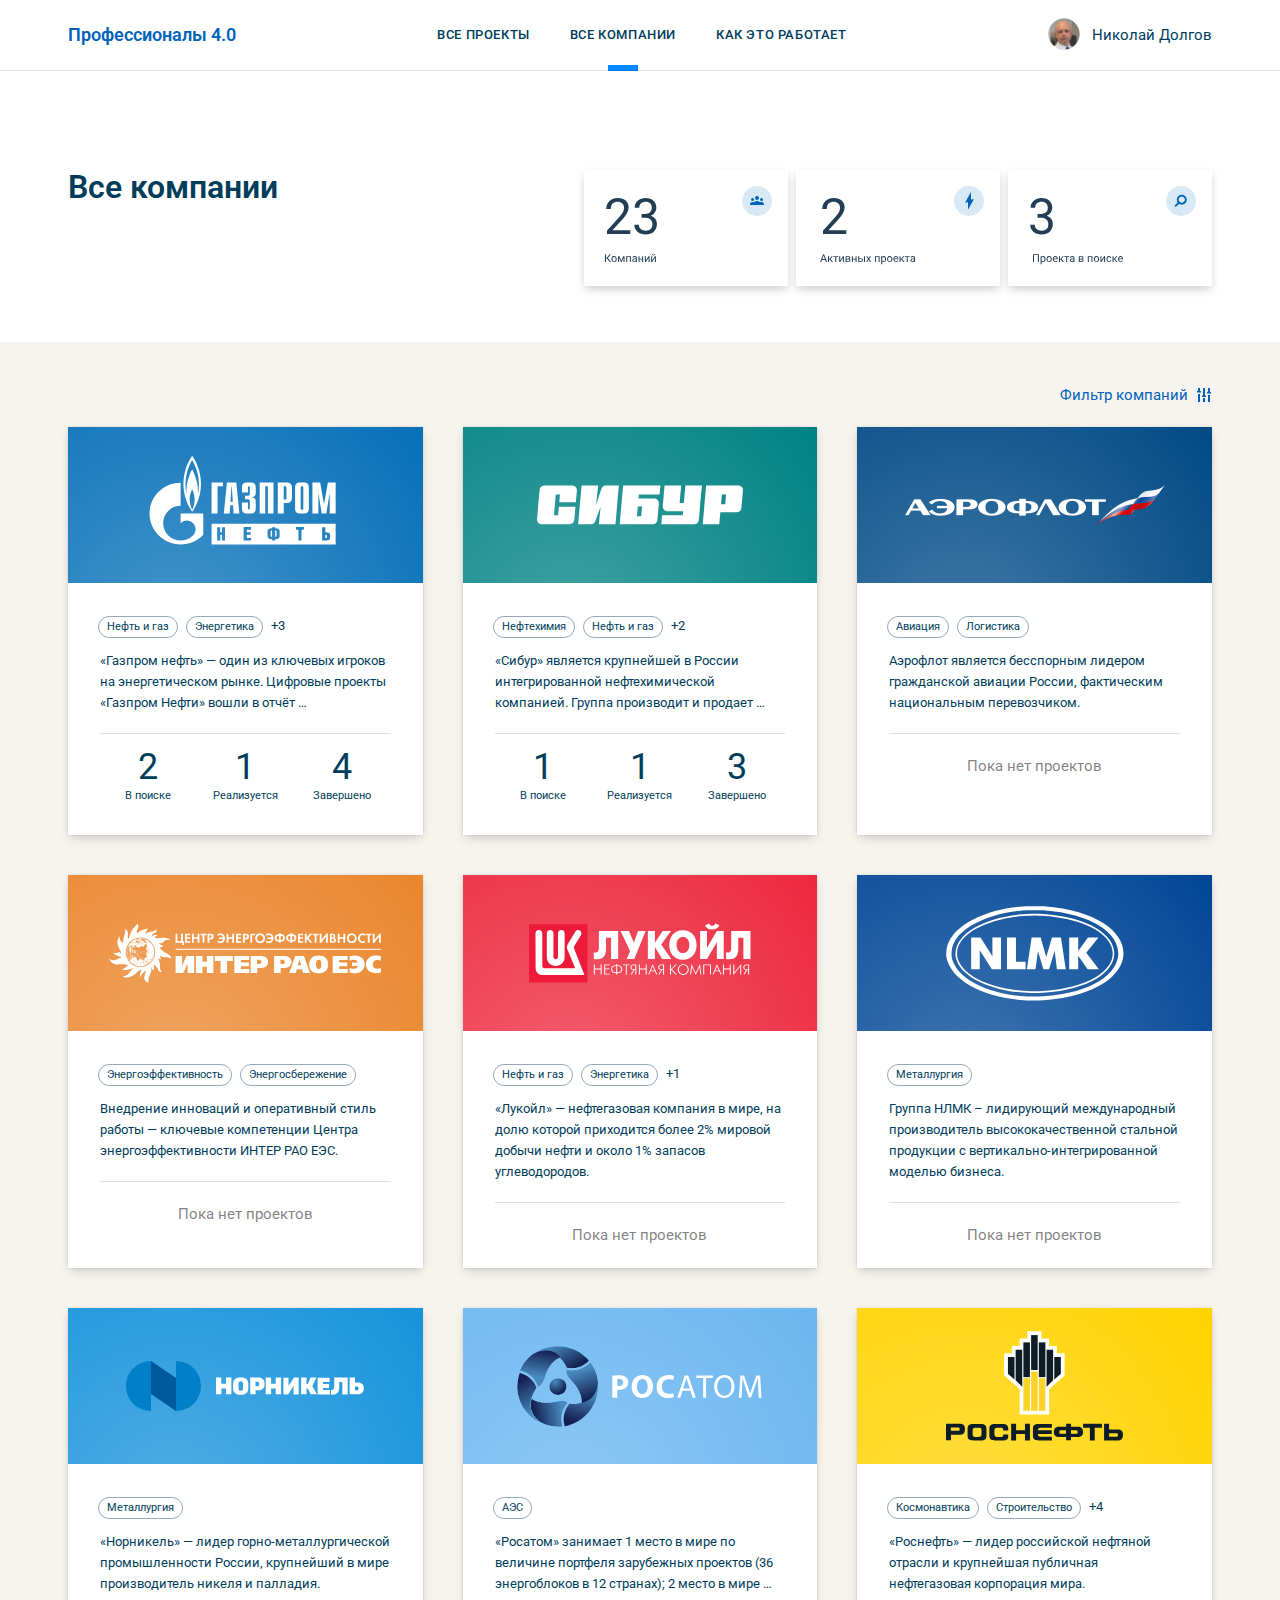
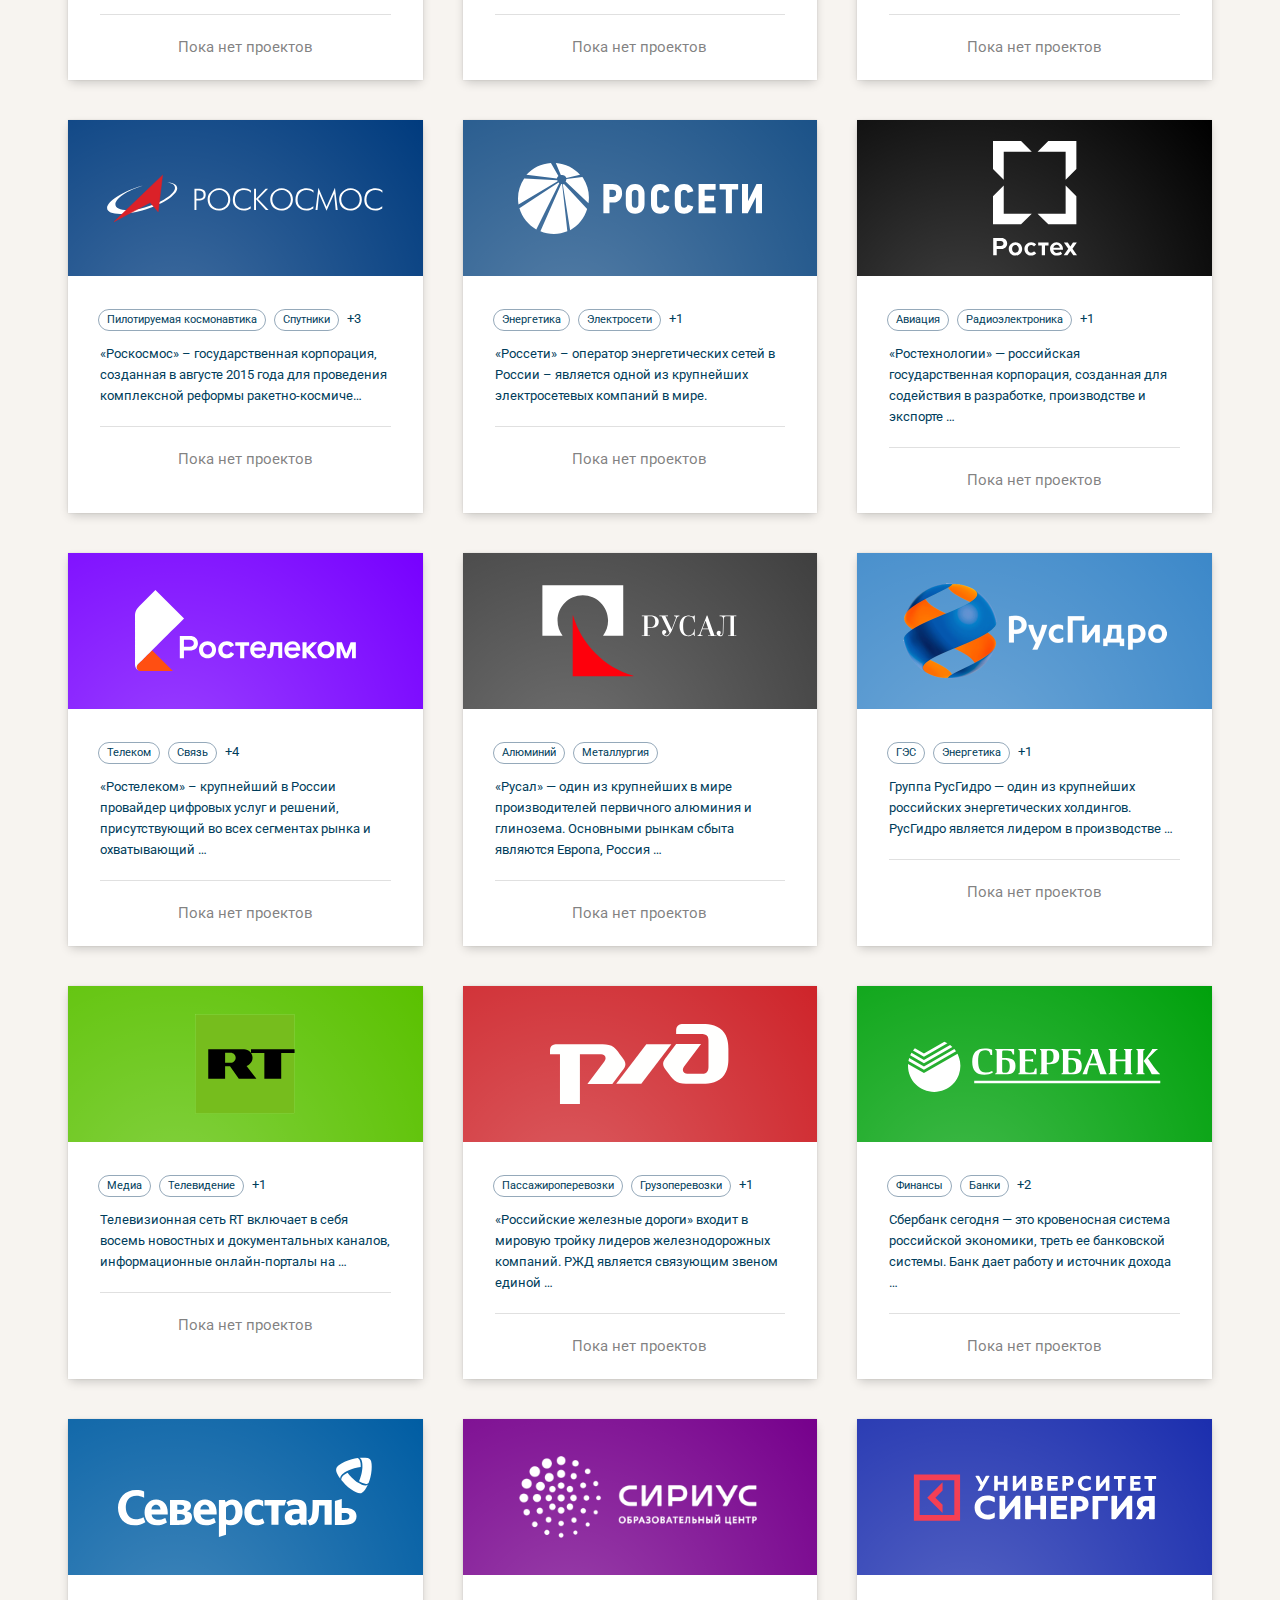
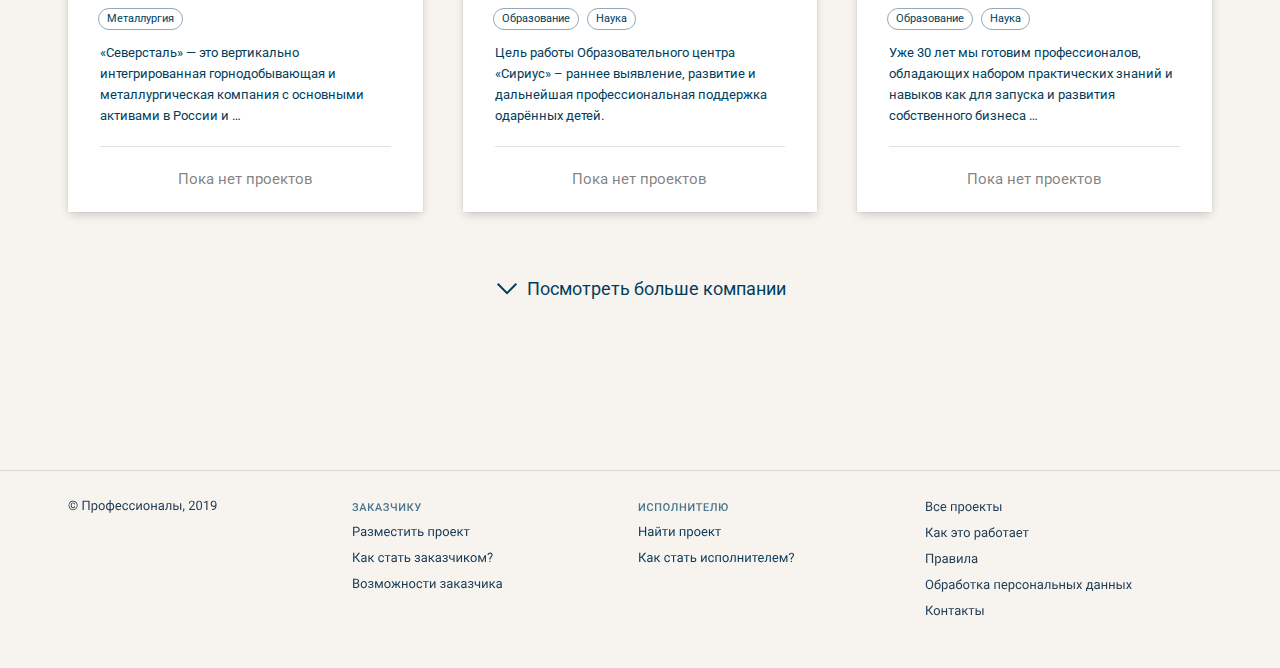
<file: all-companies.html>
<!DOCTYPE html><html class="ua_js_no" lang="ru"><head><meta charset="utf-8"><meta http-equiv="X-UA-Compatible" content="IE=edge"><title>BEM Starter Kit</title><script>(function(e,c){e[c]=e[c].replace(/(ua_js_)no/g,"$1yes");})(document.documentElement,"className");(function(d,n){d.documentElement.className+=" ua_svg_"+(d[n]&&d[n]("http://www.w3.org/2000/svg","svg").createSVGRect?"yes":"no");})(document,"createElementNS");</script><meta name="description" content=""><meta name="viewport" content="width=device-width, initial-scale=1"><link rel="stylesheet" href="all-companies.min.css"><link rel="stylesheet" href="https://fonts.googleapis.com/css?family=Roboto:400,500,700"><script src="https://code.jquery.com/jquery-3.2.1.js"></script><link rel="shortcut icon" href="/favicon.ico"></head><body class="page page_theme_islands theme theme_color_p4 theme_space_default theme_size_p4 theme_gap_small theme_menu_default theme_breakpoint_default theme_font_roboto"><div class="tpl-layout"><div class="tpl-layout__container tpl-layout__container_size_m tpl-layout__container_align_center"><header class="header"><div class="header__logo"><a class="text text_size_l text_view_link text_weight_bold text_display_block" href="index.html" style="margin-top: -4px; text-decoration: none">Профессионалы 4.0</a></div><div class="header__menu"><a class="header__item decorator decorator_space-h_l" href="index.html"><div class="text text_size_s text_view_primary text_transform_uppercase text_weight_semibold text_spacing_xs">Все проекты</div></a><a class="header__item header__item_active decorator decorator_space-h_l" href="all-companies.html"><div class="text text_size_s text_view_primary text_transform_uppercase text_weight_semibold text_spacing_xs">Все компании</div></a><div class="header__item decorator decorator_space-h_l"><div class="text text_size_s text_view_primary text_transform_uppercase text_weight_semibold text_spacing_xs">Как это работает</div></div></div><div class="header__lk"><div class="pt-icon-plus pt-icon-plus_vertical-align_center"><div class="pt-icon-plus__icon pt-icon-plus__icon_indent-r_s"><img class="image" style="width: 32px; height: 32px; display: block; margin-top: -2px; border-radius: 50%" src="assets/dolgov.png"></div><div class="pt-icon-plus__block" style="margin-top: -2px"><a class="text text_size_m text_view_primary" href="profile.html" style="text-decoration: none">Николай Долгов</a></div></div><div class="pt-list header__account decorator decorator_indent-t_m"><div class="pt-list__item pt-list__item_space-v_xs"><div class="text text_size_m text_view_primary">Мои проекты</div></div><div class="pt-list__item pt-list__item_space-v_xs"><div class="text text_size_m text_view_primary">Моя команда</div></div><div class="pt-list__item pt-list__item_space-v_xs"><div class="text text_size_m text_view_primary">Настройки аккаунта</div></div><a class="pt-list__item pt-list__item_space-v_m pt-list__item_indent-t_s pt-list__item_border_top" href="gpn-all-companies.html" style="display: block; text-decoration: none"><div class="text text_size_xs text_view_secondary text_transform_uppercase text_weight_semibold text_spacing_xs">Сменить пользователя</div></a></div></div></header></div><div class="section decorator decorator_space-t_xxxxxxl decorator_space-b_xxxl"><div class="tpl-layout__container tpl-layout__container_size_m tpl-layout__container_align_center" style="display: flex; justify-content: space-between"><div class="text text_size_xxxl text_weight_bold text_view_primary decorator decorator_indent-b_xxl">Все компании</div><div style="margin-right: -8px"><svg xmlns="http://www.w3.org/2000/svg" xmlns:xlink="http://www.w3.org/1999/xlink" width="644" height="132"><defs><path id="b" d="M0 0h204v116H0z"/><filter id="a" width="113.7%" height="124.1%" x="-6.9%" y="-8.6%" filterUnits="objectBoundingBox"><feMorphology in="SourceAlpha" radius="1" result="shadowSpreadOuter1"/><feOffset dy="4" in="shadowSpreadOuter1" result="shadowOffsetOuter1"/><feGaussianBlur in="shadowOffsetOuter1" result="shadowBlurOuter1" stdDeviation="5"/><feColorMatrix in="shadowBlurOuter1" values="0 0 0 0 0 0 0 0 0 0 0 0 0 0 0 0 0 0 0.2 0"/></filter><path id="d" d="M212 0h204v116H212z"/><filter id="c" width="113.7%" height="124.1%" x="-6.9%" y="-8.6%" filterUnits="objectBoundingBox"><feMorphology in="SourceAlpha" radius="1" result="shadowSpreadOuter1"/><feOffset dy="4" in="shadowSpreadOuter1" result="shadowOffsetOuter1"/><feGaussianBlur in="shadowOffsetOuter1" result="shadowBlurOuter1" stdDeviation="5"/><feColorMatrix in="shadowBlurOuter1" values="0 0 0 0 0 0 0 0 0 0 0 0 0 0 0 0 0 0 0.2 0"/></filter><path id="f" d="M424 0h204v116H424z"/><filter id="e" width="113.7%" height="124.1%" x="-6.9%" y="-8.6%" filterUnits="objectBoundingBox"><feMorphology in="SourceAlpha" radius="1" result="shadowSpreadOuter1"/><feOffset dy="4" in="shadowSpreadOuter1" result="shadowOffsetOuter1"/><feGaussianBlur in="shadowOffsetOuter1" result="shadowBlurOuter1" stdDeviation="5"/><feColorMatrix in="shadowBlurOuter1" values="0 0 0 0 0 0 0 0 0 0 0 0 0 0 0 0 0 0 0.2 0"/></filter></defs><g fill="none" fill-rule="evenodd"><g fill-rule="nonzero" transform="translate(8 4)"><use fill="#000" filter="url(#a)" xlink:href="#b"/><use fill="#FFF" xlink:href="#b"/></g><g fill-rule="nonzero" transform="translate(8 4)"><use fill="#000" filter="url(#c)" xlink:href="#d"/><use fill="#FFF" xlink:href="#d"/></g><path fill="#223D54" d="M54.25 68h-23.3v-3.25l12.3-13.67a29.23 29.23 0 0 0 3.78-5.04 8.41 8.41 0 0 0 1.04-4.02c0-1.85-.56-3.37-1.69-4.56a5.89 5.89 0 0 0-4.49-1.78c-2.24 0-3.99.63-5.24 1.91-1.24 1.28-1.86 3.06-1.86 5.34h-4.52c0-3.27 1.05-5.92 3.16-7.94 2.11-2.02 4.93-3.03 8.46-3.03 3.3 0 5.92.87 7.84 2.6 1.92 1.74 2.88 4.05 2.88 6.93 0 3.5-2.23 7.66-6.69 12.5L36.4 64.3h17.85V68zM65.6 48.03H69c2.12-.03 3.8-.6 5.02-1.69a5.63 5.63 0 0 0 1.83-4.41c0-4.17-2.07-6.25-6.22-6.25-1.96 0-3.52.55-4.68 1.67a5.85 5.85 0 0 0-1.74 4.43h-4.52a9.07 9.07 0 0 1 3.09-7.02c2.06-1.86 4.67-2.8 7.85-2.8 3.35 0 5.98.9 7.88 2.67 1.9 1.77 2.86 4.24 2.86 7.4a7.8 7.8 0 0 1-1.5 4.49 9.07 9.07 0 0 1-4.1 3.24 8.74 8.74 0 0 1 4.54 3.08 8.54 8.54 0 0 1 1.6 5.25c0 3.19-1.05 5.72-3.13 7.6-2.08 1.86-4.8 2.8-8.13 2.8-3.34 0-6.05-.9-8.14-2.71a8.99 8.99 0 0 1-3.14-7.15h4.54c0 1.87.61 3.36 1.83 4.49 1.22 1.12 2.86 1.68 4.91 1.68 2.18 0 3.85-.57 5-1.7 1.16-1.15 1.74-2.78 1.74-4.91 0-2.07-.64-3.66-1.9-4.77-1.28-1.1-3.1-1.67-5.5-1.7h-3.4v-3.7zM270.25 68h-23.3v-3.25l12.3-13.67a29.23 29.23 0 0 0 3.78-5.04 8.41 8.41 0 0 0 1.04-4.02c0-1.85-.56-3.37-1.69-4.56a5.89 5.89 0 0 0-4.49-1.78c-2.24 0-3.99.63-5.24 1.91-1.24 1.28-1.86 3.06-1.86 5.34h-4.52c0-3.27 1.05-5.92 3.16-7.94 2.11-2.02 4.93-3.03 8.46-3.03 3.3 0 5.92.87 7.84 2.6 1.92 1.74 2.88 4.05 2.88 6.93 0 3.5-2.23 7.66-6.69 12.5L252.4 64.3h17.85V68zM30.94 92.49h-.95V96h-1.03v-7.82h1.03v3.45h.8l2.74-3.45h1.28l-2.99 3.8L35.03 96h-1.26l-2.83-3.51zm4.47.55c0-.57.11-1.08.34-1.54a2.5 2.5 0 0 1 2.3-1.42c.8 0 1.43.27 1.92.82.49.55.73 1.28.73 2.19v.07c0 .56-.1 1.07-.32 1.52a2.47 2.47 0 0 1-2.32 1.43c-.79 0-1.43-.28-1.91-.82a3.15 3.15 0 0 1-.74-2.18v-.07zm1 .12c0 .64.15 1.16.45 1.55.3.4.7.59 1.2.59s.9-.2 1.2-.6c.3-.4.45-.95.45-1.66 0-.64-.15-1.15-.45-1.55-.3-.4-.7-.6-1.21-.6-.5 0-.89.2-1.19.6-.3.38-.45.94-.45 1.67zm8.88 1.52l1.98-4.5h1.24V96h-1v-4.23L45.65 96h-.69l-1.92-4.32V96h-.99v-5.81h1.29l1.96 4.5zM54.86 96h-1v-4.99H51.2V96h-1v-5.81h4.67V96zm5.18 0c-.05-.11-.1-.32-.14-.61-.46.48-1 .72-1.65.72-.57 0-1.04-.16-1.41-.49a1.57 1.57 0 0 1-.55-1.23c0-.6.23-1.08.69-1.41.46-.34 1.1-.5 1.94-.5h.97v-.46c0-.35-.1-.62-.31-.83-.21-.2-.52-.3-.92-.3-.36 0-.65.08-.9.26-.23.18-.35.4-.35.65h-1c0-.29.1-.57.3-.84.21-.27.5-.49.84-.64.36-.16.74-.24 1.17-.24.67 0 1.2.17 1.57.5.38.34.58.8.6 1.39v2.67c0 .53.06.96.2 1.27V96h-1.05zm-1.64-.76c.3 0 .6-.08.88-.24.28-.16.48-.37.6-.63v-1.19h-.77c-1.22 0-1.83.36-1.83 1.07 0 .31.1.55.31.73.21.17.48.26.8.26zm8.79.76h-1v-2.48h-2.67V96h-1v-5.81h1v2.52h2.67v-2.52h1V96zm5.35-5.81h1V96h-1v-4.24L69.86 96h-1v-5.81h1v4.24l2.68-4.24zm6.35 0h1V96h-1v-4.24L76.21 96h-1v-5.81h1v4.24l2.68-4.24zm.27-2.12c0 .44-.15.78-.44 1.05-.3.26-.69.4-1.17.4s-.86-.14-1.16-.4c-.3-.27-.45-.62-.45-1.05h.81c0 .25.07.45.2.59.14.14.34.21.6.21a.8.8 0 0 0 .6-.2.8.8 0 0 0 .2-.6h.81zm170.07 5.89h-3.28l-.74 2.04h-1.06l2.99-7.82h.9l3 7.82h-1.07l-.74-2.04zm-2.97-.85h2.66l-1.33-3.66-1.33 3.66zm7.48.41H253V96h-1v-5.81h1v2.46h.65l1.96-2.46h1.2l-2.3 2.8 2.5 3.01h-1.27l-2.01-2.48zm8.45-2.53h-1.95V96h-1v-5h-1.9v-.81h4.85v.8zm4.72-.8h1V96h-1v-4.24L264.23 96h-1v-5.81h1v4.24l2.68-4.24zM269.6 96v-5.81h2.27c.77 0 1.37.13 1.78.4.41.27.62.67.62 1.2 0 .26-.08.5-.24.72-.16.22-.4.38-.72.5.36.08.64.24.85.48.21.24.32.53.32.86 0 .53-.2.94-.59 1.23-.39.28-.94.42-1.66.42h-2.63zm1-2.55v1.75h1.64c.42 0 .73-.08.93-.23.2-.16.31-.37.31-.65 0-.58-.42-.87-1.28-.87h-1.6zm0-.8h1.28c.93 0 1.4-.27 1.4-.81 0-.55-.44-.83-1.32-.85h-1.36v1.66zm9.94 3.35h-.99v-2.48h-2.67V96h-1v-5.81h1v2.52h2.67v-2.52h1V96zm2.68-3.8h1.51c.66 0 1.18.17 1.57.5.38.34.57.8.57 1.38 0 .58-.2 1.04-.59 1.4-.4.34-.92.52-1.59.52h-2.46v-5.81h1v2zm5.72 3.8h-1v-5.81h1V96zm-5.72-3v2.19h1.48c.37 0 .66-.1.87-.29.2-.19.3-.45.3-.79 0-.32-.1-.58-.3-.79-.2-.2-.47-.31-.83-.32h-1.52zm9.4-.69l1.3-2.12h1.16l-1.9 2.87 1.96 2.94h-1.15l-1.34-2.18-1.35 2.18h-1.15l1.96-2.94-1.9-2.87h1.15l1.27 2.12zM303.6 96h-1v-4.99h-2.67V96h-1v-5.81h4.67V96zm6.5-2.84c0 .88-.2 1.6-.6 2.14-.41.54-.96.8-1.65.8-.7 0-1.26-.22-1.66-.66v2.8h-1v-8.05h.91l.05.64c.4-.5.97-.75 1.69-.75.7 0 1.25.26 1.65.8.4.52.61 1.25.61 2.19v.09zm-1-.11c0-.66-.13-1.18-.41-1.56a1.35 1.35 0 0 0-1.15-.57c-.6 0-1.05.27-1.35.8v2.78c.3.53.75.8 1.36.8.48 0 .86-.2 1.14-.57.28-.38.42-.94.42-1.68zm2 0c0-.58.11-1.1.34-1.55a2.5 2.5 0 0 1 2.3-1.42c.79 0 1.43.27 1.92.82.49.55.73 1.28.73 2.19v.07c0 .56-.1 1.07-.32 1.52a2.47 2.47 0 0 1-2.32 1.43c-.79 0-1.43-.28-1.92-.82a3.15 3.15 0 0 1-.73-2.18v-.07zm1 .1c0 .65.15 1.17.45 1.56.3.4.7.59 1.2.59s.9-.2 1.2-.6c.3-.4.45-.95.45-1.66 0-.64-.15-1.15-.46-1.55-.3-.4-.7-.6-1.2-.6s-.89.2-1.19.6c-.3.38-.45.94-.45 1.67zm7.95 2.96c-.79 0-1.43-.26-1.92-.78-.5-.52-.74-1.2-.74-2.07v-.19c0-.57.1-1.09.33-1.54.22-.45.52-.8.92-1.06s.82-.39 1.29-.39c.75 0 1.34.25 1.76.75.42.5.63 1.2.63 2.14v.4h-3.94c.01.58.18 1.04.5 1.4.32.35.73.53 1.22.53.35 0 .65-.08.9-.22.24-.14.45-.33.63-.57l.61.47a2.44 2.44 0 0 1-2.2 1.13zm-.12-5.21c-.4 0-.74.14-1.01.44-.28.29-.44.7-.5 1.22h2.9v-.07a1.9 1.9 0 0 0-.4-1.18 1.25 1.25 0 0 0-1-.41zm5.35 2.62h-.73V96h-1v-5.81h1v2.46h.65l1.96-2.46h1.2l-2.3 2.8 2.5 3.01h-1.27l-2.01-2.48zm8.44-2.53h-1.95V96h-.99v-5h-1.91v-.81h4.85v.8zM338.2 96c-.05-.11-.1-.32-.14-.61-.46.48-1.01.72-1.65.72-.57 0-1.04-.16-1.41-.49a1.57 1.57 0 0 1-.55-1.23c0-.6.23-1.08.69-1.41.46-.34 1.1-.5 1.94-.5h.97v-.46c0-.35-.1-.62-.31-.83-.21-.2-.52-.3-.92-.3-.36 0-.65.08-.9.26-.23.18-.35.4-.35.65h-1c0-.29.1-.57.3-.84.21-.27.5-.49.84-.64.36-.16.74-.24 1.17-.24.67 0 1.19.17 1.57.5.38.34.58.8.6 1.39v2.67c0 .53.06.96.2 1.27V96h-1.05zm-1.65-.76c.32 0 .61-.08.89-.24.28-.16.48-.37.6-.63v-1.19h-.77c-1.22 0-1.83.36-1.83 1.07 0 .31.1.55.31.73.21.17.48.26.8.26z"/><g fill-rule="nonzero" transform="translate(8 4)"><use fill="#000" filter="url(#e)" xlink:href="#f"/><use fill="#FFF" xlink:href="#f"/></g><path fill="#223D54" d="M461.52 48.03h3.4c2.13-.03 3.8-.6 5.02-1.69a5.63 5.63 0 0 0 1.84-4.41c0-4.17-2.08-6.25-6.23-6.25-1.95 0-3.51.55-4.68 1.67a5.85 5.85 0 0 0-1.74 4.43h-4.52a9.07 9.07 0 0 1 3.1-7.02c2.05-1.86 4.67-2.8 7.84-2.8 3.35 0 5.98.9 7.89 2.67 1.9 1.77 2.85 4.24 2.85 7.4a7.8 7.8 0 0 1-1.5 4.49 9.07 9.07 0 0 1-4.09 3.24 8.74 8.74 0 0 1 4.53 3.08 8.54 8.54 0 0 1 1.6 5.25c0 3.19-1.04 5.72-3.13 7.6-2.08 1.86-4.79 2.8-8.13 2.8-3.33 0-6.05-.9-8.14-2.71a8.99 8.99 0 0 1-3.14-7.15h4.55c0 1.87.6 3.36 1.83 4.49 1.22 1.12 2.85 1.68 4.9 1.68 2.19 0 3.85-.57 5-1.7 1.16-1.15 1.74-2.78 1.74-4.91 0-2.07-.63-3.66-1.9-4.77-1.27-1.1-3.1-1.67-5.5-1.7h-3.39v-3.7zM462.88 96h-1.04v-6.97H458V96h-1.03v-7.82h5.92V96zm6.63-2.84c0 .88-.2 1.6-.6 2.14-.41.54-.96.8-1.65.8-.7 0-1.26-.22-1.67-.66v2.8h-1v-8.05h.92l.05.64c.4-.5.96-.75 1.68-.75.7 0 1.25.26 1.66.8.4.52.6 1.25.6 2.19v.09zm-1-.11c0-.66-.13-1.18-.41-1.56a1.35 1.35 0 0 0-1.15-.57c-.6 0-1.06.27-1.36.8v2.78c.3.53.75.8 1.37.8.47 0 .85-.2 1.13-.57.28-.38.42-.94.42-1.68zm2 0c0-.58.1-1.1.33-1.55a2.5 2.5 0 0 1 2.3-1.42c.8 0 1.44.27 1.92.82.5.55.74 1.28.74 2.19v.07c0 .56-.11 1.07-.33 1.52a2.47 2.47 0 0 1-2.31 1.43c-.8 0-1.43-.28-1.92-.82a3.15 3.15 0 0 1-.73-2.18v-.07zm1 .1c0 .65.15 1.17.44 1.56.3.4.7.59 1.2.59.51 0 .91-.2 1.2-.6.3-.4.45-.95.45-1.66 0-.64-.15-1.15-.45-1.55-.3-.4-.7-.6-1.2-.6s-.9.2-1.2.6c-.3.38-.44.94-.44 1.67zm7.95 2.96c-.8 0-1.43-.26-1.93-.78s-.74-1.2-.74-2.07v-.19c0-.57.11-1.09.33-1.54.22-.45.53-.8.93-1.06s.82-.39 1.28-.39c.76 0 1.34.25 1.76.75.42.5.63 1.2.63 2.14v.4h-3.93c0 .58.18 1.04.5 1.4.32.35.73.53 1.22.53.35 0 .65-.08.9-.22.23-.14.45-.33.63-.57l.6.47a2.44 2.44 0 0 1-2.18 1.13zm-.13-5.21c-.4 0-.74.14-1 .44-.28.29-.45.7-.51 1.22h2.9v-.07a1.9 1.9 0 0 0-.4-1.18 1.25 1.25 0 0 0-.99-.41zm5.35 2.62h-.72V96h-1v-5.81h1v2.46h.65l1.95-2.46h1.2l-2.3 2.8 2.5 3.01h-1.26l-2.02-2.48zm8.45-2.53h-1.95V96h-1v-5h-1.9v-.81h4.85v.8zM497.6 96c-.06-.11-.1-.32-.14-.61-.46.48-1.01.72-1.65.72-.58 0-1.05-.16-1.41-.49a1.57 1.57 0 0 1-.56-1.23c0-.6.23-1.08.7-1.41.46-.34 1.1-.5 1.94-.5h.96v-.46c0-.35-.1-.62-.3-.83-.22-.2-.52-.3-.93-.3-.35 0-.65.08-.89.26s-.36.4-.36.65h-1c0-.29.1-.57.31-.84.2-.27.49-.49.84-.64.35-.16.74-.24 1.16-.24.67 0 1.2.17 1.58.5.38.34.57.8.59 1.39v2.67c0 .53.07.96.2 1.27V96h-1.04zm-1.65-.76c.31 0 .6-.08.89-.24.28-.16.48-.37.6-.63v-1.19h-.78c-1.21 0-1.82.36-1.82 1.07 0 .31.1.55.31.73.2.17.47.26.8.26zm6.86.76v-5.81h2.27c.77 0 1.36.13 1.78.4.41.27.62.67.62 1.2 0 .26-.08.5-.25.72-.16.22-.4.38-.7.5.34.08.62.24.84.48.21.24.32.53.32.86 0 .53-.2.94-.6 1.23-.38.28-.94.42-1.65.42h-2.63zm1-2.55v1.75h1.64c.41 0 .72-.08.93-.23.2-.16.3-.37.3-.65 0-.58-.42-.87-1.27-.87h-1.6zm0-.8h1.28c.93 0 1.4-.27 1.4-.81 0-.55-.45-.83-1.33-.85h-1.36v1.66zM516.47 96h-1v-4.99h-2.67V96h-1v-5.81h4.67V96zm1.33-2.96c0-.57.11-1.08.34-1.54a2.5 2.5 0 0 1 2.3-1.42c.79 0 1.43.27 1.92.82.49.55.73 1.28.73 2.19v.07c0 .56-.1 1.07-.32 1.52a2.47 2.47 0 0 1-2.32 1.43c-.79 0-1.43-.28-1.92-.82a3.15 3.15 0 0 1-.73-2.18v-.07zm1 .12c0 .64.15 1.16.45 1.55.3.4.7.59 1.2.59s.9-.2 1.2-.6c.3-.4.45-.95.45-1.66 0-.64-.15-1.15-.46-1.55-.3-.4-.7-.6-1.2-.6s-.89.2-1.19.6c-.3.38-.45.94-.45 1.67zm9.3-2.97h1V96h-1v-4.24L525.43 96h-1v-5.81h1v4.24l2.68-4.24zm4.92 5.1c.35 0 .66-.1.93-.32.26-.21.4-.48.44-.8h.94a1.8 1.8 0 0 1-.35.95 2.44 2.44 0 0 1-1.97.99 2.4 2.4 0 0 1-1.88-.8 3.16 3.16 0 0 1-.7-2.16v-.17c0-.56.1-1.07.31-1.5a2.37 2.37 0 0 1 2.27-1.4c.65 0 1.2.2 1.63.59.43.39.66.9.69 1.52h-.94a1.37 1.37 0 0 0-.43-.93 1.33 1.33 0 0 0-.95-.36c-.5 0-.9.18-1.17.54-.28.37-.42.9-.42 1.58v.19c0 .67.14 1.18.42 1.54.27.37.66.55 1.18.55zm5.23-1.77h-.72V96h-1v-5.81h1v2.46h.65l1.95-2.46h1.2l-2.3 2.8 2.5 3.01h-1.26l-2.02-2.48zm6.46 2.59c-.79 0-1.43-.26-1.92-.78-.5-.52-.74-1.2-.74-2.07v-.19c0-.57.1-1.09.33-1.54.22-.45.52-.8.92-1.06s.82-.39 1.29-.39c.75 0 1.34.25 1.76.75.42.5.63 1.2.63 2.14v.4h-3.94c.01.58.18 1.04.5 1.4.32.35.73.53 1.22.53.35 0 .65-.08.9-.22.24-.14.45-.33.63-.57l.61.47a2.44 2.44 0 0 1-2.19 1.13zm-.12-5.21c-.4 0-.74.14-1.01.44-.28.29-.44.7-.5 1.22h2.9v-.07a1.9 1.9 0 0 0-.4-1.18 1.25 1.25 0 0 0-1-.41z"/><g fill="#0063BA" fill-rule="nonzero" transform="translate(166 20)"><circle cx="15" cy="15" r="15" opacity=".15"/><path d="M11 19H8c0-1.66.57-3 2.5-3 .55 0 1.08.11 1.54.3a3.99 3.99 0 0 1 5.92 0c.46-.19.99-.3 1.54-.3 1.93 0 2.5 1.34 2.5 3H11zm4-5a2 2 0 1 1 0-4 2 2 0 0 1 0 4zm4.5 1a1.5 1.5 0 1 1 0-3 1.5 1.5 0 0 1 0 3zm-9 0a1.5 1.5 0 1 1 0-3 1.5 1.5 0 0 1 0 3z"/></g><g fill="#0063BA" fill-rule="nonzero" transform="translate(378 20)"><circle cx="15" cy="15" r="15" opacity=".15"/><path d="M17 6v9.6l-6 1.2z"/><path d="M14 23.8v-9.6l6-1.2z"/></g><g fill-rule="nonzero" transform="translate(590 20)"><circle cx="15" cy="15" r="15" fill="#0063BA" opacity=".15"/><g stroke="#0063BA" stroke-width="2" transform="rotate(45 -.4 22.46)"><circle cx="4.86" cy="4.86" r="4"/><path stroke-linecap="square" d="M4.86 8.86v4.4"/></g></g></g></svg></div></div></div><div class="section section_view_gray decorator decorator_space-t_xxxl decorator_space-b_xxxxxxl"><div class="tpl-layout__container tpl-layout__container_size_m tpl-layout__container_align_center"><div class="pt-icon-plus pt-icon-plus_vertical-align_center decorator decorator_indent-b_l" style="justify-content: flex-end"><div class="pt-icon-plus__block"><div class="text text_size_m text_view_link">Фильтр компаний</div></div><span class="icon icon_name_filter icon_view_brand icon_size_s pt-icon-plus__icon pt-icon-plus__icon_indent-l_xs"><svg xmlns="http://www.w3.org/2000/svg" width="16" height="16"><path fill-rule="evenodd" d="M14 5h1v1.5h-4V5h1V1h2v4zM9 8.5h1V10H6V8.5h1V1h2v7.5zM4 4h1v1.5H1V4h1V1h2v3zm10 4v7h-2V8h2zm-5 3v4H7v-4h2zM4 7v8H2V7h2z"/></svg></span></div><div class="tpl-grid tpl-grid_col-gap_two-thirds tpl-grid_row-gap_two-thirds tpl-grid_s-ratio_1-1-1"><a class="company"><div class="company__header" style="background: #0670B8"><img class="image company__logo" style="position: relative; top: -5px; left: -3px" src="assets/logos/gpn2.svg"></div><div class="company__content"><div class="tag tag_size_xs decorator decorator_indent-r_xs" style="margin-left: -2px">Нефть и газ</div><div class="tag tag_size_xs decorator decorator_indent-r_xs">Энергетика</div><div class="text text_size_s text_view_ghost text_display_inline-block">+3</div><div class="text text_size_s text_view_primary company__desc">«Газпром нефть» — один из ключевых игроков на энергетическом рынке. Цифровые проекты «Газпром Нефти» вошли в отчёт … </div><div class="tpl-grid tpl-grid_s-ratio_1-1-1 decorator decorator_space-v_s company__stats"><div><div class="text text_size_xxxl text_view_primary">2</div><div class="text text_size_xs text_view_primary">В поиске</div></div><div><div class="text text_size_xxxl text_view_primary">1</div><div class="text text_size_xs text_view_primary">Реализуется</div></div><div><div class="text text_size_xxxl text_view_primary">4</div><div class="text text_size_xs text_view_primary">Завершено</div></div></div></div></a><a class="company"><div class="company__header" style="background: #008283"><img class="image company__logo" src="assets/logos/sibur.svg"></div><div class="company__content"><div class="tag tag_size_xs decorator decorator_indent-r_xs" style="margin-left: -2px">Нефтехимия</div><div class="tag tag_size_xs decorator decorator_indent-r_xs">Нефть и газ</div><div class="text text_size_s text_view_ghost text_display_inline-block">+2</div><div class="text text_size_s text_view_primary company__desc">«Сибур» является крупнейшей в России интегрированной нефтехимической компанией. Группа производит и продает …</div><div class="tpl-grid tpl-grid_s-ratio_1-1-1 decorator decorator_space-v_s company__stats"><div><div class="text text_size_xxxl text_view_primary">1</div><div class="text text_size_xs text_view_primary">В поиске</div></div><div><div class="text text_size_xxxl text_view_primary">1</div><div class="text text_size_xs text_view_primary">Реализуется</div></div><div><div class="text text_size_xxxl text_view_primary">3</div><div class="text text_size_xs text_view_primary">Завершено</div></div></div></div></a><a class="company"><div class="company__header" style="background: #004A86"><img class="image company__logo" style="height: 40px" src="assets/logos/aeroflot.png"></div><div class="company__content"><div class="tag tag_size_xs decorator decorator_indent-r_xs" style="margin-left: -2px">Авиация</div><div class="tag tag_size_xs decorator decorator_indent-r_xs">Логистика</div><div class="text text_size_s text_view_primary company__desc">Аэрофлот является бесспорным лидером гражданской авиации России, фактическим национальным перевозчиком.</div><div class="text text_size_m text_view_secondary text_align_center decorator decorator_indent-t_l">Пока нет проектов</div></div></a><a class="company"><div class="company__header" style="background: #EA862D"><img class="image company__logo" src="assets/logos/interrao.svg"></div><div class="company__content"><div class="tag tag_size_xs decorator decorator_indent-r_xs" style="margin-left: -2px">Энергоэффективность</div><div class="tag tag_size_xs decorator decorator_indent-r_xs">Энергосбережение</div><div class="text text_size_s text_view_primary company__desc">Внедрение инноваций и оперативный стиль работы — ключевые компетенции Центра энергоэффективности ИНТЕР РАО ЕЭС.</div><div class="text text_size_m text_view_secondary text_align_center decorator decorator_indent-t_l">Пока нет проектов</div></div></a><a class="company"><div class="company__header" style="background: #ED283E"><img class="image company__logo" src="assets/logos/lukoil.svg"></div><div class="company__content"><div class="tag tag_size_xs decorator decorator_indent-r_xs" style="margin-left: -2px">Нефть и газ</div><div class="tag tag_size_xs decorator decorator_indent-r_xs">Энергетика</div><div class="text text_size_s text_view_ghost text_display_inline-block">+1</div><div class="text text_size_s text_view_primary company__desc">«Лукойл» — нефтегазовая компания в мире, на долю которой приходится более 2% мировой добычи нефти и около 1% запасов углеводородов.</div><div class="text text_size_m text_view_secondary text_align_center decorator decorator_indent-t_l">Пока нет проектов</div></div></a><a class="company"><div class="company__header" style="background: #004696"><img class="image company__logo" src="assets/logos/nmlk.svg"></div><div class="company__content"><div class="tag tag_size_xs decorator decorator_indent-r_xs" style="margin-left: -2px">Металлургия</div><div class="text text_size_s text_view_primary company__desc">Группа НЛМК – лидирующий международный производитель высококачественной стальной продукции с вертикально-интегрированной моделью бизнеса.</div><div class="text text_size_m text_view_secondary text_align_center decorator decorator_indent-t_l">Пока нет проектов</div></div></a><a class="company"><div class="company__header" style="background: #1693DB"><img class="image company__logo" src="assets/logos/nornickel.svg"></div><div class="company__content"><div class="tag tag_size_xs decorator decorator_indent-r_xs" style="margin-left: -2px">Металлургия</div><div class="text text_size_s text_view_primary company__desc">«Норникель» — лидер горно-металлургической промышленности России, крупнейший в мире производитель никеля и палладия.</div><div class="text text_size_m text_view_secondary text_align_center decorator decorator_indent-t_l">Пока нет проектов</div></div></a><a class="company"><div class="company__header" style="background: #6ab6f0"><img class="image company__logo" style="max-height: 110px" src="assets/logos/rosatom.svg"></div><div class="company__content"><div class="tag tag_size_xs decorator decorator_indent-r_xs" style="margin-left: -2px">АЭС</div><div class="text text_size_s text_view_primary company__desc">«Росатом» занимает 1 место в мире по величине портфеля зарубежных проектов (36 энергоблоков в 12 странах); 2 место в мире …</div><div class="text text_size_m text_view_secondary text_align_center decorator decorator_indent-t_l">Пока нет проектов</div></div></a><a class="company"><div class="company__header" style="background: #FFD300"><img class="image company__logo" style="max-height: 110px" src="assets/logos/rosneft.svg"></div><div class="company__content"><div class="tag tag_size_xs decorator decorator_indent-r_xs" style="margin-left: -2px">Космонавтика</div><div class="tag tag_size_xs decorator decorator_indent-r_xs">Строительство</div><div class="text text_size_s text_view_ghost text_display_inline-block">+4</div><div class="text text_size_s text_view_primary company__desc">«Роснефть» — лидер российской нефтяной отрасли и крупнейшая публичная нефтегазовая корпорация мира.</div><div class="text text_size_m text_view_secondary text_align_center decorator decorator_indent-t_l">Пока нет проектов</div></div></a><a class="company"><div class="company__header" style="background: #003B7E"><img class="image company__logo" src="assets/logos/roskosmos.svg"></div><div class="company__content"><div class="tag tag_size_xs decorator decorator_indent-r_xs" style="margin-left: -2px">Пилотируемая космонавтика</div><div class="tag tag_size_xs decorator decorator_indent-r_xs">Спутники</div><div class="text text_size_s text_view_ghost text_display_inline-block">+3</div><div class="text text_size_s text_view_primary company__desc">«Роскосмос» – государственная корпорация, созданная в августе 2015 года для проведения комплексной реформы ракетно-космиче…</div><div class="text text_size_m text_view_secondary text_align_center decorator decorator_indent-t_l">Пока нет проектов</div></div></a><a class="company"><div class="company__header" style="background: #1B5288"><img class="image company__logo" src="assets/logos/rosseti.svg"></div><div class="company__content"><div class="tag tag_size_xs decorator decorator_indent-r_xs" style="margin-left: -2px">Энергетика</div><div class="tag tag_size_xs decorator decorator_indent-r_xs">Электросети</div><div class="text text_size_s text_view_ghost text_display_inline-block">+1</div><div class="text text_size_s text_view_primary company__desc">«Россети» – оператор энергетических сетей в России – является одной из крупнейших электросетевых компаний в мире.</div><div class="text text_size_m text_view_secondary text_align_center decorator decorator_indent-t_l">Пока нет проектов</div></div></a><a class="company"><div class="company__header" style="background: #000000"><img class="image company__logo" src="assets/logos/rostec.svg"></div><div class="company__content"><div class="tag tag_size_xs decorator decorator_indent-r_xs" style="margin-left: -2px">Авиация</div><div class="tag tag_size_xs decorator decorator_indent-r_xs">Радиоэлектроника</div><div class="text text_size_s text_view_ghost text_display_inline-block">+1</div><div class="text text_size_s text_view_primary company__desc">«Ростехнологии» — российская государственная корпорация, созданная для содействия в разработке, производстве и экспорте …</div><div class="text text_size_m text_view_secondary text_align_center decorator decorator_indent-t_l">Пока нет проектов</div></div></a><a class="company"><div class="company__header" style="background: #7700FF"><img class="image company__logo" src="assets/logos/rostelecom.svg"></div><div class="company__content"><div class="tag tag_size_xs decorator decorator_indent-r_xs" style="margin-left: -2px">Телеком</div><div class="tag tag_size_xs decorator decorator_indent-r_xs">Связь</div><div class="text text_size_s text_view_ghost text_display_inline-block">+4</div><div class="text text_size_s text_view_primary company__desc">«Ростелеком» – крупнейший в России провайдер цифровых услуг и решений, присутствующий во всех сегментах рынка и охватывающий …</div><div class="text text_size_m text_view_secondary text_align_center decorator decorator_indent-t_l">Пока нет проектов</div></div></a><a class="company"><div class="company__header" style="background: #3f3f3f"><img class="image company__logo" src="assets/logos/rusal.svg"></div><div class="company__content"><div class="tag tag_size_xs decorator decorator_indent-r_xs" style="margin-left: -2px">Алюминий</div><div class="tag tag_size_xs decorator decorator_indent-r_xs">Металлургия</div><div class="text text_size_s text_view_primary company__desc">«Русал» — один из крупнейших в мире производителей первичного алюминия и глинозема. Основными рынкам сбыта являются Европа, Россия …</div><div class="text text_size_m text_view_secondary text_align_center decorator decorator_indent-t_l">Пока нет проектов</div></div></a><a class="company"><div class="company__header" style="background: #3C88C9"><img class="image company__logo" style="max-width: 264px" src="assets/logos/rusgidro.png"></div><div class="company__content"><div class="tag tag_size_xs decorator decorator_indent-r_xs" style="margin-left: -2px">ГЭС</div><div class="tag tag_size_xs decorator decorator_indent-r_xs">Энергетика</div><div class="text text_size_s text_view_ghost text_display_inline-block">+1</div><div class="text text_size_s text_view_primary company__desc">Группа РусГидро — один из крупнейших российских энергетических холдингов. РусГидро является лидером в производстве …</div><div class="text text_size_m text_view_secondary text_align_center decorator decorator_indent-t_l">Пока нет проектов</div></div></a><a class="company"><div class="company__header" style="background: #5ac100"><img class="image company__logo" style="max-width: 100px" src="assets/logos/RT.svg"></div><div class="company__content"><div class="tag tag_size_xs decorator decorator_indent-r_xs" style="margin-left: -2px">Медиа</div><div class="tag tag_size_xs decorator decorator_indent-r_xs">Телевидение</div><div class="text text_size_s text_view_ghost text_display_inline-block">+1</div><div class="text text_size_s text_view_primary company__desc">Телевизионная сеть RT включает в себя восемь новостных и документальных каналов, информационные онлайн-порталы на …</div><div class="text text_size_m text_view_secondary text_align_center decorator decorator_indent-t_l">Пока нет проектов</div></div></a><a class="company"><div class="company__header" style="background: #CE242A"><img class="image company__logo" src="assets/logos/rzd.svg"></div><div class="company__content"><div class="tag tag_size_xs decorator decorator_indent-r_xs" style="margin-left: -2px">Пассажироперевозки</div><div class="tag tag_size_xs decorator decorator_indent-r_xs">Грузоперевозки</div><div class="text text_size_s text_view_ghost text_display_inline-block">+1</div><div class="text text_size_s text_view_primary company__desc">«Российские железные дороги» входит в мировую тройку лидеров железнодорожных компаний. РЖД является связующим звеном единой …</div><div class="text text_size_m text_view_secondary text_align_center decorator decorator_indent-t_l">Пока нет проектов</div></div></a><a class="company"><div class="company__header" style="background: #00a10c"><img class="image company__logo" style="margin-top: 5px" src="assets/logos/sberbank.svg"></div><div class="company__content"><div class="tag tag_size_xs decorator decorator_indent-r_xs" style="margin-left: -2px">Финансы</div><div class="tag tag_size_xs decorator decorator_indent-r_xs">Банки</div><div class="text text_size_s text_view_ghost text_display_inline-block">+2</div><div class="text text_size_s text_view_primary company__desc">Сбербанк сегодня — это кровеносная система российской экономики, треть ее банковской системы. Банк дает работу и источник дохода …</div><div class="text text_size_m text_view_secondary text_align_center decorator decorator_indent-t_l">Пока нет проектов</div></div></a><a class="company"><div class="company__header" style="background: #005DA3"><img class="image company__logo" src="assets/logos/severstal.svg"></div><div class="company__content"><div class="tag tag_size_xs decorator decorator_indent-r_xs" style="margin-left: -2px">Металлургия</div><div class="text text_size_s text_view_primary company__desc">«Северсталь» — это вертикально интегрированная горнодобывающая и металлургическая компания с основными активами в России и …</div><div class="text text_size_m text_view_secondary text_align_center decorator decorator_indent-t_l">Пока нет проектов</div></div></a><a class="company"><div class="company__header" style="background: #76008c"><img class="image company__logo" style="height: 82px; margin-left: -4px" src="assets/logos/sirius.png"></div><div class="company__content"><div class="tag tag_size_xs decorator decorator_indent-r_xs" style="margin-left: -2px">Образование</div><div class="tag tag_size_xs decorator decorator_indent-r_xs">Наука</div><div class="text text_size_s text_view_primary company__desc">Цель работы Образовательного центра «Сириус» – раннее выявление, развитие и дальнейшая профессиональная поддержка одарённых детей.</div><div class="text text_size_m text_view_secondary text_align_center decorator decorator_indent-t_l">Пока нет проектов</div></div></a><a class="company"><div class="company__header" style="background: #1B2EAE"><img class="image company__logo" src="assets/logos/sinergia.svg"></div><div class="company__content"><div class="tag tag_size_xs decorator decorator_indent-r_xs" style="margin-left: -2px">Образование</div><div class="tag tag_size_xs decorator decorator_indent-r_xs">Наука</div><div class="text text_size_s text_view_primary company__desc">Уже 30 лет мы готовим профессионалов, обладающих набором практических знаний и навыков как для запуска и развития собственного бизнеса …</div><div class="text text_size_m text_view_secondary text_align_center decorator decorator_indent-t_l">Пока нет проектов</div></div></a></div><div class="see-more decorator decorator_indent-t_xxl decorator_indent-b_xxxl" style="height: 80px"><div class="pt-icon-plus pt-icon-plus_vertical-align_center"><span class="icon icon_name_arrow-down icon_view_primary icon_size_m pt-icon-plus__icon pt-icon-plus__icon_indent-r_xs"><svg xmlns="http://www.w3.org/2000/svg" width="24" height="24"><path fill-rule="evenodd" d="M12.007 15.674L20.588 7 22 8.425 11.99 18.5 2 8.424l1.414-1.423z"/></svg></span><div class="pt-icon-plus__block"><div class="text text_size_l text_view_primary">Посмотреть больше компании</div></div></div></div></div></div><div class="section section_view_gray decorator decorator_space-t_xxl decorator_space-b_xxxxl"><div class="footer tpl-layout__container tpl-layout__container_size_m tpl-layout__container_align_center"><svg xmlns="http://www.w3.org/2000/svg" width="1064" height="116"><g fill="none" fill-rule="evenodd"><path fill="#223D54" d="M7.1 6.21c0 .65-.18 1.14-.55 1.48A2.2 2.2 0 0 1 5 8.2c-.66 0-1.2-.22-1.6-.67-.4-.44-.6-1.05-.6-1.82V5c0-.74.2-1.34.61-1.79.4-.44.94-.67 1.6-.67.67 0 1.19.18 1.55.52.37.35.55.84.55 1.47h-.93c0-.42-.1-.72-.3-.9-.2-.18-.5-.27-.88-.27-.4 0-.7.15-.94.44-.23.3-.34.7-.34 1.22v.72c0 .5.11.9.34 1.2.23.29.54.43.94.43.4 0 .68-.08.88-.26.2-.18.3-.48.3-.91h.92zm-5.8-.84c0 .73.18 1.4.52 2.02a3.78 3.78 0 0 0 3.26 1.99c.68 0 1.31-.18 1.89-.53A3.79 3.79 0 0 0 8.35 7.4c.34-.62.5-1.29.5-2.02 0-.72-.16-1.38-.5-2A3.78 3.78 0 0 0 5.08 1.4a3.73 3.73 0 0 0-3.27 1.97c-.33.62-.5 1.3-.5 2.01zm-.72 0c0-.85.2-1.65.6-2.38a4.44 4.44 0 0 1 6.17-1.73c.7.42 1.25 1 1.64 1.73a4.98 4.98 0 0 1 .02 4.72 4.52 4.52 0 0 1-3.93 2.42c-.83 0-1.6-.22-2.3-.65a4.52 4.52 0 0 1-1.62-1.75 4.96 4.96 0 0 1-.58-2.36zM21.56 10h-1.22V1.76h-4.56V10h-1.22V.76h7V10zm7.84-3.36c0 1.05-.24 1.89-.72 2.53a2.3 2.3 0 0 1-1.94.96c-.84 0-1.5-.27-1.97-.8v3.31h-1.18v-9.5h1.08l.05.75c.48-.59 1.15-.89 2-.89.82 0 1.48.32 1.96.94.48.62.72 1.49.72 2.6v.1zm-1.18-.13c0-.78-.16-1.39-.5-1.84A1.6 1.6 0 0 0 26.38 4c-.71 0-1.25.32-1.6.95v3.28c.35.63.89.94 1.61.94.56 0 1.01-.22 1.34-.67.34-.45.5-1.11.5-2zm2.36 0c0-.68.13-1.29.4-1.82A2.96 2.96 0 0 1 33.68 3c.94 0 1.7.33 2.27.98.58.64.87 1.5.87 2.58v.08a4.1 4.1 0 0 1-.38 1.8 2.92 2.92 0 0 1-2.74 1.69c-.93 0-1.69-.33-2.27-.97a3.72 3.72 0 0 1-.86-2.58V6.5zm1.18.13c0 .76.17 1.38.53 1.84.35.46.82.69 1.42.69s1.07-.24 1.42-.7c.35-.47.52-1.13.52-1.97 0-.75-.17-1.36-.53-1.83a1.7 1.7 0 0 0-1.43-.7c-.58 0-1.04.23-1.4.7a3.19 3.19 0 0 0-.53 1.97zm6.29.05c0-1.14.22-2.05.66-2.7A2.1 2.1 0 0 1 40.54 3c.36 0 .68.07.95.19V.25h1.17v2.98c.3-.15.65-.23 1.04-.23.78 0 1.4.33 1.84.99.44.65.66 1.6.66 2.84 0 1-.22 1.81-.66 2.4-.44.6-1.05.9-1.82.9-.41 0-.77-.06-1.06-.2v2.71H41.5v-2.7c-.28.13-.6.2-.96.2-.77 0-1.38-.3-1.82-.9a4.03 4.03 0 0 1-.66-2.45v-.1zm6.98 0a3.8 3.8 0 0 0-.44-2c-.3-.48-.7-.72-1.23-.72-.27 0-.5.04-.7.13v4.97c.2.07.43.1.71.1.53 0 .94-.2 1.23-.6.29-.41.43-1.04.43-1.88zm-5.8.14c0 .77.13 1.35.4 1.75.28.4.68.6 1.2.6.24 0 .46-.04.66-.12V4.08c-.18-.07-.4-.11-.66-.11-.51 0-.91.23-1.19.7a4.31 4.31 0 0 0-.42 2.16zm11.35 3.3a3 3 0 0 1-2.27-.92 3.4 3.4 0 0 1-.88-2.45v-.22c0-.68.13-1.29.39-1.82.26-.54.62-.96 1.1-1.26.46-.3.97-.46 1.51-.46.9 0 1.59.3 2.08.89.5.59.75 1.43.75 2.52v.5H48.6c.02.67.22 1.22.6 1.63.38.42.86.63 1.44.63.42 0 .77-.09 1.06-.26.28-.16.53-.39.75-.67l.72.56a2.88 2.88 0 0 1-2.6 1.33zm-.15-6.16c-.47 0-.87.17-1.2.52-.31.34-.51.83-.59 1.45h3.44v-.1c-.03-.59-.2-1.05-.48-1.38-.29-.33-.68-.49-1.17-.49zm6.94 5.2c.42 0 .79-.13 1.1-.38.31-.26.48-.57.52-.95h1.11c-.02.39-.16.76-.4 1.12a2.88 2.88 0 0 1-2.32 1.17c-.95 0-1.69-.32-2.24-.94a3.73 3.73 0 0 1-.83-2.56v-.2c0-.67.12-1.26.37-1.78A2.8 2.8 0 0 1 57.36 3c.77 0 1.41.24 1.92.7.51.46.79 1.06.82 1.8h-1.11c-.04-.45-.2-.82-.5-1.1-.3-.29-.68-.43-1.13-.43-.6 0-1.06.21-1.38.64-.33.43-.5 1.05-.5 1.87v.22c0 .8.17 1.4.5 1.83.32.42.78.64 1.39.64zm6.8 0c.42 0 .79-.13 1.1-.38.32-.26.49-.57.52-.95h1.11c-.02.39-.15.76-.4 1.12a2.88 2.88 0 0 1-2.32 1.17c-.94 0-1.68-.32-2.24-.94a3.73 3.73 0 0 1-.82-2.56v-.2c0-.67.12-1.26.36-1.78A2.8 2.8 0 0 1 64.17 3c.77 0 1.4.24 1.92.7.5.46.78 1.06.81 1.8h-1.1c-.04-.45-.2-.82-.51-1.1-.3-.29-.68-.43-1.12-.43-.6 0-1.06.21-1.39.64-.33.43-.49 1.05-.49 1.87v.22c0 .8.16 1.4.49 1.83.32.42.79.64 1.4.64zm8.5-6.04h1.17V10h-1.17V5l-3.17 5h-1.17V3.13h1.17v5.02l3.17-5.02zm2.75 3.37c0-.67.13-1.28.4-1.81A2.96 2.96 0 0 1 78.52 3c.94 0 1.7.33 2.27.98.58.64.87 1.5.87 2.58v.08a4.1 4.1 0 0 1-.39 1.8 2.92 2.92 0 0 1-2.73 1.69c-.94 0-1.69-.33-2.27-.97a3.72 3.72 0 0 1-.86-2.58V6.5zm1.18.14c0 .76.17 1.38.53 1.84.35.46.82.69 1.42.69s1.07-.24 1.42-.7c.35-.47.52-1.13.52-1.97 0-.75-.17-1.36-.53-1.83a1.7 1.7 0 0 0-1.43-.7c-.58 0-1.04.23-1.4.7a3.19 3.19 0 0 0-.53 1.97zM88.75 10h-1.17V7.07h-3.16V10h-1.18V3.13h1.18v2.98h3.16V3.13h1.17V10zm6.13 0a2.47 2.47 0 0 1-.17-.72c-.54.56-1.2.85-1.95.85-.68 0-1.23-.2-1.67-.58a1.86 1.86 0 0 1-.65-1.45c0-.72.27-1.27.82-1.67.54-.4 1.3-.6 2.3-.6h1.13V5.3c0-.41-.12-.74-.36-.98-.25-.25-.61-.37-1.09-.37-.42 0-.77.1-1.05.32-.29.21-.43.47-.43.77h-1.18c0-.35.12-.68.37-1 .24-.32.57-.57.99-.76.41-.18.87-.28 1.37-.28.8 0 1.41.2 1.86.6.45.4.68.94.7 1.63V8.4c0 .63.08 1.14.24 1.5V10h-1.23zm-1.95-.9c.37 0 .72-.09 1.05-.28.33-.2.57-.44.71-.74V6.67h-.92c-1.43 0-2.15.42-2.15 1.26 0 .37.12.66.36.86.25.21.56.31.95.31zm10.41-5.97V10h-1.18V4.1h-2.34l-.14 2.57a5.68 5.68 0 0 1-.59 2.54c-.32.5-.83.77-1.52.79h-.47V8.97l.34-.03c.38-.04.65-.26.82-.66.16-.4.27-1.13.31-2.2l.13-2.95h4.64zm3.17 2.37h1.78c.78 0 1.4.21 1.85.6.45.4.68.95.68 1.63a2.1 2.1 0 0 1-.7 1.65c-.47.41-1.1.62-1.88.62h-2.9V3.13h1.17V5.5zm6.76 4.5h-1.18V3.13h1.18V10zm-6.76-3.54v2.58h1.74c.44 0 .78-.11 1.02-.34.25-.22.37-.53.37-.93 0-.38-.12-.7-.36-.93a1.35 1.35 0 0 0-.98-.38h-1.8zm8.77 5.38l-.67-.46c.4-.55.6-1.12.63-1.71V8.61h1.14v.92c0 .43-.1.86-.31 1.28a3 3 0 0 1-.79 1.03zM127.02 10h-6.05v-.84l3.2-3.56c.47-.54.8-.97.98-1.31.18-.34.27-.68.27-1.04 0-.49-.15-.88-.44-1.2-.3-.3-.68-.45-1.17-.45-.58 0-1.04.16-1.36.5-.32.33-.49.79-.49 1.38h-1.17c0-.85.27-1.54.82-2.06a3.05 3.05 0 0 1 2.2-.79c.86 0 1.54.23 2.04.68.5.45.75 1.05.75 1.8 0 .9-.58 1.99-1.74 3.25l-2.48 2.68h4.64V10zm7.04-3.94c0 1.37-.23 2.4-.7 3.06-.47.67-1.2 1-2.2 1-1 0-1.72-.32-2.2-.97a5.1 5.1 0 0 1-.73-2.93V4.65c0-1.36.23-2.37.7-3.03.47-.66 1.21-.99 2.21-.99s1.73.32 2.2.96c.47.63.71 1.62.72 2.94v1.53zm-1.17-1.6c0-1-.14-1.73-.42-2.18-.28-.46-.72-.68-1.33-.68-.6 0-1.04.22-1.31.67a4.2 4.2 0 0 0-.43 2.1v1.87c0 1 .15 1.74.44 2.21.29.48.73.72 1.32.72.58 0 1-.23 1.29-.67.28-.45.43-1.16.44-2.12V4.45zm6.54 5.54h-1.18V2.17l-2.37.87V1.98L139.24.7h.19V10zm7.94-4.06c-.25.29-.54.52-.88.7-.34.18-.72.27-1.12.27-.54 0-1-.13-1.4-.4-.4-.26-.7-.63-.91-1.1-.22-.48-.33-1-.33-1.58 0-.62.12-1.17.36-1.67.23-.5.56-.87 1-1.14.43-.26.93-.39 1.5-.39.92 0 1.64.34 2.17 1.03.52.68.79 1.61.79 2.8v.33c0 1.8-.36 3.12-1.07 3.94-.7.83-1.78 1.26-3.22 1.28h-.23V9h.25a3.23 3.23 0 0 0 2.24-.75c.52-.5.8-1.26.85-2.32zm-1.81 0c.4 0 .75-.12 1.09-.36.33-.25.57-.54.72-.9v-.47c0-.77-.16-1.4-.5-1.88-.33-.48-.76-.72-1.27-.72s-.93.2-1.24.6c-.31.39-.47.9-.47 1.56 0 .63.15 1.15.45 1.55.3.41.71.62 1.22.62zM858.07 11V1.76h3.02c1 0 1.76.2 2.27.62.5.41.76 1.03.76 1.84 0 .43-.13.81-.37 1.15-.25.33-.58.59-1 .77.5.14.89.4 1.18.8.29.39.43.85.43 1.4 0 .82-.27 1.48-.8 1.95-.54.47-1.3.71-2.28.71h-3.2zm1.22-4.32V10h2.01c.57 0 1.02-.14 1.35-.44.32-.3.49-.7.49-1.21 0-1.12-.6-1.67-1.82-1.67h-2.03zm0-.98h1.84c.54 0 .96-.13 1.28-.4.32-.27.48-.63.48-1.09 0-.5-.15-.87-.44-1.1-.3-.23-.75-.35-1.36-.35h-1.8V5.7zm9.45 4.47c.42 0 .78-.13 1.1-.38.3-.26.48-.57.52-.95h1.1c-.01.39-.15.76-.4 1.12a2.88 2.88 0 0 1-2.32 1.17c-.94 0-1.68-.32-2.23-.94a3.73 3.73 0 0 1-.83-2.56v-.2c0-.67.12-1.26.37-1.78A2.8 2.8 0 0 1 868.73 4c.77 0 1.41.24 1.92.7.51.46.78 1.06.82 1.8h-1.11c-.04-.45-.2-.82-.5-1.1-.31-.29-.69-.43-1.13-.43-.6 0-1.06.21-1.39.64-.32.43-.49 1.05-.49 1.87v.22c0 .8.16 1.4.49 1.83.33.42.8.64 1.4.64zm6.9.96a3 3 0 0 1-2.28-.92 3.4 3.4 0 0 1-.87-2.45v-.22c0-.68.13-1.29.39-1.82.26-.54.62-.96 1.09-1.26.47-.3.97-.46 1.52-.46.9 0 1.59.3 2.08.89.5.59.75 1.43.75 2.52v.5h-4.66c.02.67.22 1.22.6 1.63.37.42.86.63 1.44.63.41 0 .77-.09 1.05-.26.3-.16.54-.39.76-.67l.72.56a2.88 2.88 0 0 1-2.6 1.33zm-.15-6.16c-.47 0-.87.17-1.2.52-.31.34-.51.83-.59 1.45h3.44v-.1c-.03-.59-.2-1.05-.48-1.38-.29-.33-.68-.49-1.17-.49zM888.51 11h-1.17V5.1h-3.17V11H883V4.13h5.52V11zm7.69-3.36c0 1.05-.24 1.89-.72 2.53a2.3 2.3 0 0 1-1.94.96c-.84 0-1.5-.27-1.97-.8v3.31h-1.17v-9.5h1.07l.05.75c.48-.59 1.15-.89 2-.89.82 0 1.48.32 1.96.94.48.62.72 1.49.72 2.6v.1zm-1.18-.13c0-.78-.16-1.39-.5-1.84a1.6 1.6 0 0 0-1.35-.67c-.71 0-1.25.32-1.6.95v3.28c.35.63.89.94 1.61.94.56 0 1.01-.22 1.34-.67.34-.45.5-1.11.5-2zm2.36 0c0-.68.13-1.29.4-1.82A2.96 2.96 0 0 1 900.48 4c.94 0 1.7.33 2.27.98.58.64.87 1.5.87 2.58v.08a4.1 4.1 0 0 1-.38 1.8 2.92 2.92 0 0 1-2.74 1.69c-.93 0-1.69-.33-2.27-.97a3.72 3.72 0 0 1-.86-2.58V7.5zm1.18.13c0 .76.17 1.38.53 1.84.35.46.82.69 1.42.69s1.07-.24 1.42-.7c.35-.47.53-1.13.53-1.97 0-.75-.18-1.36-.54-1.83a1.7 1.7 0 0 0-1.43-.7c-.58 0-1.04.23-1.4.7a3.19 3.19 0 0 0-.53 1.97zm9.4 3.49a3 3 0 0 1-2.28-.92 3.4 3.4 0 0 1-.88-2.45v-.22c0-.68.13-1.29.4-1.82.25-.54.62-.96 1.09-1.26.46-.3.97-.46 1.52-.46.89 0 1.58.3 2.08.89.5.59.74 1.43.74 2.52v.5h-4.65c.02.67.21 1.22.6 1.63.37.42.85.63 1.44.63.41 0 .76-.09 1.05-.26.29-.16.54-.39.76-.67l.71.56a2.88 2.88 0 0 1-2.59 1.33zm-.15-6.16c-.48 0-.88.17-1.2.52-.32.34-.52.83-.6 1.45h3.45v-.1c-.04-.59-.2-1.05-.49-1.38-.28-.33-.67-.49-1.16-.49zm6.32 3.1h-.86V11h-1.18V4.13h1.18v2.9h.77l2.31-2.9h1.42l-2.71 3.3L918 11h-1.5l-2.37-2.93zm9.98-2.99h-2.3V11h-1.17V5.08h-2.26v-.95h5.73v.95zm2.43 1.42h1.78c.78 0 1.4.21 1.85.6.45.4.68.95.68 1.63a2.1 2.1 0 0 1-.7 1.65c-.47.41-1.1.62-1.88.62h-2.9V4.13h1.17V6.5zm6.76 4.5h-1.18V4.13h1.18V11zm-6.76-3.54v2.58h1.74c.44 0 .78-.11 1.03-.34.24-.22.36-.53.36-.93 0-.38-.12-.7-.35-.93a1.35 1.35 0 0 0-1-.38h-1.78zm-66.07 25.39h-1.12V37h-1.22v-9.24h1.22v4.07h.95l3.23-4.07h1.52l-3.53 4.48 3.79 4.76h-1.5l-3.34-4.15zM870.48 37a2.47 2.47 0 0 1-.16-.72c-.55.56-1.2.85-1.96.85-.67 0-1.23-.2-1.66-.58a1.86 1.86 0 0 1-.65-1.45c0-.72.27-1.27.81-1.67.54-.4 1.31-.6 2.3-.6h1.14v-.53c0-.41-.12-.74-.37-.98-.25-.25-.6-.37-1.09-.37-.41 0-.77.1-1.05.32-.28.21-.42.47-.42.77h-1.18c0-.35.12-.68.36-1 .24-.32.57-.57.99-.76.42-.18.88-.28 1.37-.28.8 0 1.42.2 1.86.6.45.4.69.94.7 1.63v3.16c0 .63.08 1.14.24 1.5V37h-1.23zm-1.95-.9c.37 0 .72-.09 1.05-.28.33-.2.57-.44.72-.74v-1.41h-.92c-1.44 0-2.16.42-2.16 1.26 0 .37.12.66.37.86.24.21.56.31.94.31zm6.92-2.03h-.85V37h-1.18v-6.87h1.18v2.9h.76l2.31-2.9h1.43l-2.72 3.3 2.94 3.57h-1.49l-2.38-2.93zm10.51-3.1c-.41 0-.78.13-1.08.4-.31.27-.46.58-.46.95h-1.12c0-.4.12-.77.37-1.13.25-.36.58-.65 1-.86a2.8 2.8 0 0 1 1.3-.33c.89 0 1.61.33 2.16.97.55.65.83 1.5.83 2.53v.2c0 .64-.13 1.23-.38 1.76s-.6.94-1.06 1.23c-.45.3-.97.44-1.56.44-.76 0-1.4-.24-1.9-.71a2.32 2.32 0 0 1-.76-1.77h1.12c0 .43.15.79.45 1.08.3.3.66.44 1.1.44.5 0 .91-.19 1.24-.58.32-.39.51-.92.56-1.6h-2.57v-.97h2.56a2.63 2.63 0 0 0-.56-1.49 1.54 1.54 0 0 0-1.24-.56zm9.18.11h-2.3V37h-1.18v-5.92h-2.26v-.95h5.74v.95zm.56 2.42c0-.67.13-1.28.4-1.81a2.96 2.96 0 0 1 2.72-1.69c.93 0 1.69.33 2.27.98.58.64.86 1.5.86 2.58v.08a4.1 4.1 0 0 1-.38 1.8 2.92 2.92 0 0 1-2.74 1.69c-.93 0-1.68-.33-2.26-.97a3.72 3.72 0 0 1-.87-2.58v-.08zm1.18.14c0 .76.18 1.38.53 1.84.36.46.83.69 1.42.69.6 0 1.07-.24 1.42-.7.35-.47.53-1.13.53-1.97 0-.75-.18-1.36-.54-1.83a1.7 1.7 0 0 0-1.42-.7c-.58 0-1.05.23-1.4.7a3.19 3.19 0 0 0-.54 1.97zm15.57 0c0 1.05-.24 1.89-.72 2.53a2.3 2.3 0 0 1-1.94.96c-.84 0-1.5-.27-1.97-.8v3.31h-1.17v-9.5h1.07l.05.75c.48-.59 1.15-.89 2-.89.82 0 1.48.32 1.96.94.48.62.72 1.49.72 2.6v.1zm-1.18-.13c0-.78-.16-1.39-.5-1.84a1.6 1.6 0 0 0-1.35-.67c-.71 0-1.25.32-1.6.95v3.28c.35.63.89.94 1.61.94.56 0 1.01-.22 1.34-.67.34-.45.5-1.11.5-2zm6.9 3.49a2.47 2.47 0 0 1-.16-.72c-.54.56-1.2.85-1.95.85-.68 0-1.23-.2-1.67-.58a1.86 1.86 0 0 1-.65-1.45c0-.72.27-1.27.82-1.67.54-.4 1.3-.6 2.3-.6h1.13v-.53c0-.41-.12-.74-.36-.98-.25-.25-.61-.37-1.09-.37-.42 0-.77.1-1.05.32-.29.21-.43.47-.43.77h-1.18c0-.35.12-.68.37-1 .24-.32.57-.57.99-.76.41-.18.87-.28 1.37-.28.8 0 1.41.2 1.86.6.45.4.68.94.7 1.63v3.16c0 .63.08 1.14.24 1.5V37h-1.23zm-1.94-.9c.37 0 .72-.09 1.05-.28.33-.2.57-.44.71-.74v-1.41h-.92c-1.43 0-2.15.42-2.15 1.26 0 .37.12.66.36.86.25.21.56.31.95.31zm7.8-5.57c.86 0 1.55.28 2.07.86.52.58.77 1.34.77 2.28v.11a3.9 3.9 0 0 1-.37 1.74c-.25.5-.6.9-1.08 1.18-.46.29-1 .43-1.61.43-.92 0-1.67-.31-2.23-.93a3.53 3.53 0 0 1-.84-2.48v-.57c0-1.44.26-2.59.8-3.44a3.36 3.36 0 0 1 2.37-1.55c.6-.1 1-.24 1.2-.39.2-.15.31-.36.31-.63h.97c0 .53-.12.94-.36 1.24a2 2 0 0 1-1.15.63l-.87.2c-.7.16-1.23.44-1.58.83-.34.4-.57.91-.68 1.56a2.9 2.9 0 0 1 2.27-1.07zm-.23.96c-.58 0-1.04.2-1.37.58-.34.39-.51.92-.51 1.61v.1c0 .74.17 1.32.5 1.75.35.43.8.64 1.39.64.58 0 1.04-.21 1.38-.64.34-.43.51-1.06.51-1.9 0-.64-.17-1.16-.51-1.55-.34-.4-.8-.59-1.4-.59zm4.08 2.01c0-.67.14-1.28.4-1.81A2.96 2.96 0 0 1 931 30c.94 0 1.7.33 2.27.98.58.64.87 1.5.87 2.58v.08a4.1 4.1 0 0 1-.39 1.8 2.92 2.92 0 0 1-2.74 1.69c-.93 0-1.68-.33-2.26-.97a3.72 3.72 0 0 1-.87-2.58v-.08zm1.18.14c0 .76.18 1.38.53 1.84.36.46.83.69 1.42.69.6 0 1.07-.24 1.43-.7.35-.47.52-1.13.52-1.97 0-.75-.18-1.36-.53-1.83a1.7 1.7 0 0 0-1.43-.7c-.58 0-1.05.23-1.4.7a3.19 3.19 0 0 0-.54 1.97zm11.51-2.56h-2.3V37h-1.18v-5.92h-2.26v-.95h5.74v.95zm5.28 5.92a2.47 2.47 0 0 1-.16-.72c-.55.56-1.2.85-1.96.85-.67 0-1.23-.2-1.66-.58a1.86 1.86 0 0 1-.65-1.45c0-.72.27-1.27.81-1.67.55-.4 1.31-.6 2.3-.6h1.14v-.53c0-.41-.12-.74-.37-.98-.24-.25-.6-.37-1.08-.37-.42 0-.77.1-1.06.32-.28.21-.42.47-.42.77h-1.18c0-.35.12-.68.36-1 .25-.32.58-.57 1-.76.4-.18.87-.28 1.37-.28.79 0 1.4.2 1.86.6.45.4.68.94.7 1.63v3.16c0 .63.08 1.14.24 1.5V37h-1.24zm-1.94-.9c.36 0 .71-.09 1.04-.28.33-.2.57-.44.72-.74v-1.41h-.92c-1.44 0-2.16.42-2.16 1.26 0 .37.12.66.37.86.25.21.56.31.95.31zm7.63 1.03a3 3 0 0 1-2.28-.92 3.4 3.4 0 0 1-.87-2.45v-.22c0-.68.13-1.29.39-1.82.26-.54.62-.96 1.09-1.26.47-.3.97-.46 1.52-.46.9 0 1.59.3 2.08.89.5.59.74 1.43.74 2.52v.5h-4.65c.02.67.22 1.22.6 1.63.37.42.86.63 1.44.63.41 0 .77-.09 1.05-.26.3-.16.54-.39.76-.67l.72.56a2.88 2.88 0 0 1-2.6 1.33zm-.15-6.16c-.47 0-.87.17-1.2.52-.32.34-.51.83-.59 1.45h3.44v-.1c-.03-.59-.2-1.05-.48-1.38-.29-.33-.68-.49-1.17-.49zm9.22.11h-2.3V37h-1.18v-5.92h-2.26v-.95h5.74v.95zM865.13 63h-1.22v-8.24h-4.56V63h-1.22v-9.24h7V63zm7.83-3.36c0 1.05-.23 1.89-.71 2.53a2.3 2.3 0 0 1-1.95.96c-.83 0-1.48-.27-1.96-.8v3.31h-1.18v-9.5h1.08l.05.75c.48-.59 1.15-.89 2-.89.82 0 1.47.32 1.95.94.48.62.72 1.49.72 2.6v.1zm-1.17-.13c0-.78-.16-1.39-.5-1.84a1.6 1.6 0 0 0-1.35-.67c-.71 0-1.25.32-1.6.95v3.28c.35.63.89.94 1.6.94.57 0 1.02-.22 1.35-.67.33-.45.5-1.11.5-2zm6.9 3.49a2.47 2.47 0 0 1-.16-.72c-.54.56-1.2.85-1.95.85-.68 0-1.24-.2-1.67-.58a1.86 1.86 0 0 1-.65-1.45c0-.72.27-1.27.81-1.67.55-.4 1.31-.6 2.3-.6h1.14v-.53c0-.41-.12-.74-.37-.98-.24-.25-.6-.37-1.08-.37-.42 0-.77.1-1.06.32-.28.21-.42.47-.42.77h-1.18c0-.35.12-.68.36-1 .25-.32.58-.57 1-.76.41-.18.87-.28 1.37-.28.79 0 1.41.2 1.86.6.45.4.68.94.7 1.63v3.16c0 .63.08 1.14.24 1.5V63h-1.23zm-1.94-.9c.37 0 .71-.09 1.04-.28.34-.2.57-.44.72-.74v-1.41h-.92c-1.44 0-2.16.42-2.16 1.26 0 .37.13.66.37.86.25.21.56.31.95.31zm4.89.9v-6.87h2.67c.92 0 1.62.16 2.1.48.5.32.74.79.74 1.4 0 .32-.1.61-.28.87-.2.25-.48.45-.85.58.42.1.75.3 1 .58.25.28.38.62.38 1.01 0 .63-.23 1.11-.7 1.45-.46.33-1.11.5-1.96.5h-3.1zm1.17-3.02v2.07h1.94c.5 0 .86-.09 1.1-.27a.9.9 0 0 0 .37-.77c0-.68-.5-1.03-1.51-1.03h-1.9zm0-.93h1.52c1.1 0 1.65-.33 1.65-.97 0-.64-.52-.97-1.56-1h-1.61v1.97zm10.59-2.92h1.17V63h-1.17v-5l-3.17 5h-1.17v-6.87h1.17v5.02l3.17-5.02zm8.69 0V63h-1.18v-5.9h-2.34l-.14 2.57a5.68 5.68 0 0 1-.6 2.54c-.31.5-.82.77-1.51.79h-.47v-1.03l.33-.03c.38-.04.66-.26.82-.66.17-.4.27-1.13.32-2.2l.13-2.95h4.64zM908.2 63a2.47 2.47 0 0 1-.16-.72c-.55.56-1.2.85-1.96.85-.67 0-1.23-.2-1.66-.58a1.86 1.86 0 0 1-.65-1.45c0-.72.27-1.27.81-1.67.55-.4 1.31-.6 2.3-.6h1.14v-.53c0-.41-.12-.74-.37-.98-.24-.25-.6-.37-1.08-.37-.42 0-.77.1-1.06.32-.28.21-.42.47-.42.77h-1.18c0-.35.12-.68.36-1 .24-.32.57-.57 1-.76.4-.18.87-.28 1.37-.28.79 0 1.4.2 1.85.6.45.4.69.94.7 1.63v3.16c0 .63.08 1.14.24 1.5V63h-1.23zm-1.95-.9c.37 0 .72-.09 1.05-.28.33-.2.57-.44.72-.74v-1.41h-.92c-1.44 0-2.16.42-2.16 1.26 0 .37.12.66.37.86.24.21.56.31.94.31zm-45.79 48.75h-1.12V115h-1.22v-9.24h1.22v4.07h.95l3.23-4.07h1.52l-3.53 4.48 3.79 4.76h-1.5l-3.34-4.15zm5.29.65c0-.67.13-1.28.4-1.81a2.96 2.96 0 0 1 2.72-1.69c.93 0 1.69.33 2.27.98.57.64.86 1.5.86 2.58v.08a4.1 4.1 0 0 1-.38 1.8 2.92 2.92 0 0 1-2.74 1.69c-.93 0-1.69-.33-2.26-.97a3.72 3.72 0 0 1-.87-2.58v-.08zm1.18.14c0 .76.18 1.38.53 1.84.35.46.83.69 1.42.69.6 0 1.07-.24 1.42-.7.35-.47.53-1.13.53-1.97 0-.75-.18-1.36-.54-1.83a1.7 1.7 0 0 0-1.42-.7c-.58 0-1.05.23-1.4.7a3.19 3.19 0 0 0-.54 1.97zM879.1 115h-1.18v-2.93h-3.15V115h-1.18v-6.87h1.18v2.98h3.15v-2.98h1.18V115zm6.98-5.92h-2.3V115h-1.17v-5.92h-2.26v-.95h5.73v.95zm5.29 5.92a2.47 2.47 0 0 1-.17-.72c-.54.56-1.2.85-1.95.85-.68 0-1.24-.2-1.67-.58a1.86 1.86 0 0 1-.65-1.45c0-.72.27-1.27.81-1.67.55-.4 1.31-.6 2.3-.6h1.14v-.53c0-.41-.12-.74-.37-.98-.24-.25-.6-.37-1.08-.37-.42 0-.77.1-1.06.32-.28.21-.42.47-.42.77h-1.18c0-.35.12-.68.36-1 .25-.32.58-.57 1-.76.41-.18.87-.28 1.37-.28.79 0 1.41.2 1.86.6.45.4.68.94.7 1.63v3.16c0 .63.08 1.14.24 1.5v.11h-1.23zm-1.95-.9c.37 0 .71-.09 1.04-.28.33-.2.57-.44.72-.74v-1.41h-.92c-1.44 0-2.16.42-2.16 1.26 0 .37.13.66.37.86.25.21.56.31.95.31zm6.92-2.03h-.86V115h-1.18v-6.87h1.18v2.9h.77l2.3-2.9h1.43l-2.72 3.3 2.95 3.57h-1.5l-2.37-2.93zm9.98-2.99h-2.3V115h-1.18v-5.92h-2.26v-.95h5.74v.95zm2.43 1.42h1.78c.78 0 1.4.21 1.85.6.45.4.68.95.68 1.63a2.1 2.1 0 0 1-.7 1.65c-.47.41-1.1.62-1.88.62h-2.9v-6.87h1.17v2.37zm6.76 4.5h-1.18v-6.87h1.18V115zm-6.76-3.54v2.58h1.74c.44 0 .78-.11 1.02-.34.24-.22.37-.53.37-.93 0-.38-.12-.7-.36-.93a1.35 1.35 0 0 0-.98-.38h-1.8zm-43.57-26.78c0 .9-.15 1.7-.45 2.37-.31.67-.74 1.19-1.3 1.54-.56.36-1.21.54-1.95.54-.73 0-1.38-.18-1.94-.54-.56-.36-1-.87-1.31-1.53a5.49 5.49 0 0 1-.48-2.3v-.67c0-.89.15-1.67.46-2.35.31-.68.75-1.2 1.31-1.57a3.52 3.52 0 0 1 1.94-.54c.74 0 1.4.18 1.96.54.57.35 1 .87 1.3 1.55.31.68.46 1.47.46 2.37v.59zm-1.21-.6c0-1.1-.22-1.94-.66-2.52a2.18 2.18 0 0 0-1.85-.88c-.77 0-1.37.3-1.82.88-.44.58-.67 1.4-.68 2.44v.68c0 1.06.22 1.9.67 2.5.45.6 1.06.91 1.85.91.78 0 1.4-.28 1.82-.86.43-.57.66-1.4.67-2.46v-.69zm5.87-1.55c.86 0 1.56.28 2.07.86.52.58.78 1.34.78 2.28v.11a3.9 3.9 0 0 1-.37 1.74c-.25.5-.61.9-1.08 1.18-.47.29-1 .43-1.61.43-.93 0-1.67-.31-2.23-.93a3.53 3.53 0 0 1-.85-2.48v-.57c0-1.44.27-2.59.8-3.44a3.36 3.36 0 0 1 2.38-1.55c.59-.1.99-.24 1.2-.39.2-.15.3-.36.3-.63h.97c0 .53-.12.94-.36 1.24a2 2 0 0 1-1.14.63l-.88.2c-.7.16-1.22.44-1.57.83-.35.4-.58.91-.68 1.56a2.9 2.9 0 0 1 2.27-1.07zm-.23.96c-.57 0-1.03.2-1.37.58-.34.39-.5.92-.5 1.61v.1c0 .74.16 1.32.5 1.75.35.43.8.64 1.39.64.58 0 1.04-.21 1.38-.64.34-.43.5-1.06.5-1.9 0-.64-.16-1.16-.5-1.55-.34-.4-.8-.59-1.4-.59zm10.1 2.15c0 1.05-.24 1.89-.72 2.53a2.3 2.3 0 0 1-1.94.96c-.84 0-1.5-.27-1.97-.8v3.31h-1.18v-9.5h1.08l.05.75c.48-.59 1.15-.89 2-.89.82 0 1.47.32 1.96.94.48.62.72 1.49.72 2.6v.1zm-1.18-.13c0-.78-.16-1.39-.5-1.84a1.6 1.6 0 0 0-1.35-.67c-.71 0-1.25.32-1.6.95v3.28c.35.63.89.94 1.61.94.56 0 1.01-.22 1.34-.67.34-.45.5-1.11.5-2zm6.9 3.49a2.47 2.47 0 0 1-.16-.72c-.54.56-1.2.85-1.95.85-.68 0-1.24-.2-1.67-.58a1.86 1.86 0 0 1-.65-1.45c0-.72.27-1.27.82-1.67.54-.4 1.3-.6 2.3-.6h1.13v-.53c0-.41-.12-.74-.36-.98-.25-.25-.61-.37-1.09-.37-.42 0-.77.1-1.05.32-.29.21-.43.47-.43.77h-1.18c0-.35.12-.68.37-1 .24-.32.57-.57.99-.76.41-.18.87-.28 1.37-.28.8 0 1.41.2 1.86.6.45.4.68.94.7 1.63v3.16c0 .63.08 1.14.24 1.5V89h-1.23zm-1.94-.9c.37 0 .72-.09 1.05-.28.33-.2.57-.44.71-.74v-1.41h-.92c-1.44 0-2.16.42-2.16 1.26 0 .37.13.66.37.86.25.21.56.31.95.31zm7.8-5.57c.86 0 1.55.28 2.07.86.51.58.77 1.34.77 2.28v.11a3.9 3.9 0 0 1-.37 1.74c-.25.5-.6.9-1.08 1.18-.46.29-1 .43-1.61.43-.92 0-1.67-.31-2.23-.93a3.53 3.53 0 0 1-.84-2.48v-.57c0-1.44.26-2.59.8-3.44a3.36 3.36 0 0 1 2.37-1.55c.6-.1 1-.24 1.2-.39.2-.15.31-.36.31-.63h.97c0 .53-.12.94-.36 1.24a2 2 0 0 1-1.15.63l-.88.2c-.7.16-1.22.44-1.57.83-.35.4-.57.91-.68 1.56a2.9 2.9 0 0 1 2.27-1.07zm-.23.96c-.58 0-1.04.2-1.38.58-.33.39-.5.92-.5 1.61v.1c0 .74.17 1.32.5 1.75.35.43.8.64 1.39.64.58 0 1.04-.21 1.38-.64.34-.43.5-1.06.5-1.9 0-.64-.16-1.16-.5-1.55-.34-.4-.8-.59-1.4-.59zm4.08 2.01c0-.67.14-1.28.4-1.81a2.96 2.96 0 0 1 2.72-1.69c.93 0 1.7.33 2.27.98.58.64.87 1.5.87 2.58v.08a4.1 4.1 0 0 1-.39 1.8 2.92 2.92 0 0 1-2.74 1.69c-.93 0-1.68-.33-2.26-.97a3.72 3.72 0 0 1-.87-2.58v-.08zm1.18.14c0 .76.18 1.38.53 1.84.36.46.83.69 1.42.69.6 0 1.07-.24 1.42-.7.36-.47.53-1.13.53-1.97 0-.75-.18-1.36-.54-1.83a1.7 1.7 0 0 0-1.42-.7c-.58 0-1.05.23-1.4.7a3.19 3.19 0 0 0-.54 1.97zm11.51-2.56h-2.3V89h-1.18v-5.92h-2.26v-.95h5.74v.95zm3.28 3h-.85V89h-1.18v-6.87h1.18v2.9h.76l2.32-2.9h1.42l-2.72 3.3L915 89h-1.5l-2.38-2.93zm9.13 2.92a2.47 2.47 0 0 1-.17-.72c-.55.56-1.2.85-1.95.85-.68 0-1.24-.2-1.67-.58a1.86 1.86 0 0 1-.65-1.45c0-.72.27-1.27.81-1.67.55-.4 1.31-.6 2.3-.6h1.14v-.53c0-.41-.12-.74-.37-.98-.24-.25-.6-.37-1.08-.37-.42 0-.77.1-1.06.32-.28.21-.42.47-.42.77h-1.18c0-.35.12-.68.36-1 .25-.32.58-.57 1-.76.41-.18.87-.28 1.37-.28.79 0 1.4.2 1.86.6.45.4.68.94.7 1.63v3.16c0 .63.08 1.14.24 1.5V89h-1.23zm-1.95-.9c.36 0 .71-.09 1.04-.28.33-.2.57-.44.72-.74v-1.41h-.92c-1.44 0-2.16.42-2.16 1.26 0 .37.13.66.37.86.25.21.56.31.95.31zm13.61.9h-1.17v-5.9h-3.16V89h-1.18v-6.87h5.51V89zm4.74.13a3 3 0 0 1-2.27-.92 3.4 3.4 0 0 1-.88-2.45v-.22c0-.68.13-1.29.39-1.82.26-.54.62-.96 1.1-1.26.46-.3.97-.46 1.51-.46.9 0 1.59.3 2.08.89.5.59.75 1.43.75 2.52v.5h-4.66c.02.67.22 1.22.6 1.63.38.42.86.63 1.44.63.42 0 .77-.09 1.05-.26.3-.16.54-.39.76-.67l.72.56a2.88 2.88 0 0 1-2.6 1.33zm-.15-6.16c-.47 0-.87.17-1.2.52-.31.34-.51.83-.59 1.45h3.44v-.1c-.03-.59-.2-1.05-.48-1.38-.29-.33-.68-.49-1.17-.49zm9.99 2.67c0 1.05-.24 1.89-.72 2.53a2.3 2.3 0 0 1-1.94.96c-.84 0-1.5-.27-1.97-.8v3.31h-1.18v-9.5h1.08l.05.75c.48-.59 1.15-.89 2-.89.82 0 1.48.32 1.96.94.48.62.72 1.49.72 2.6v.1zm-1.18-.13c0-.78-.16-1.39-.5-1.84a1.6 1.6 0 0 0-1.35-.67c-.71 0-1.25.32-1.6.95v3.28c.35.63.89.94 1.61.94.56 0 1.01-.22 1.34-.67.34-.45.5-1.11.5-2zm5.42 2.66c.42 0 .79-.13 1.1-.38.31-.26.49-.57.52-.95h1.11c-.02.39-.15.76-.4 1.12a2.88 2.88 0 0 1-2.32 1.17c-.94 0-1.69-.32-2.24-.94a3.73 3.73 0 0 1-.83-2.56v-.2c0-.67.13-1.26.37-1.78a2.8 2.8 0 0 1 2.69-1.65c.77 0 1.4.24 1.92.7.5.46.78 1.06.81 1.8h-1.1c-.04-.45-.21-.82-.51-1.1-.3-.29-.68-.43-1.12-.43-.6 0-1.06.21-1.39.64-.33.43-.5 1.05-.5 1.87v.22c0 .8.17 1.4.5 1.83.32.42.79.64 1.4.64zm3.74-2.67c0-.67.13-1.28.4-1.81a2.96 2.96 0 0 1 2.72-1.69c.93 0 1.69.33 2.27.98.58.64.86 1.5.86 2.58v.08a4.1 4.1 0 0 1-.38 1.8 2.92 2.92 0 0 1-2.74 1.69c-.93 0-1.68-.33-2.26-.97a3.72 3.72 0 0 1-.87-2.58v-.08zm1.18.14c0 .76.18 1.38.53 1.84.36.46.83.69 1.42.69.6 0 1.07-.24 1.42-.7.35-.47.53-1.13.53-1.97 0-.75-.18-1.36-.54-1.83a1.7 1.7 0 0 0-1.42-.7c-.58 0-1.05.23-1.4.7a3.19 3.19 0 0 0-.54 1.97zM967.8 89h-1.18v-2.93h-3.15V89h-1.18v-6.87h1.18v2.98h3.15v-2.98h1.18V89zm6.12 0a2.47 2.47 0 0 1-.16-.72c-.55.56-1.2.85-1.96.85-.67 0-1.23-.2-1.66-.58a1.86 1.86 0 0 1-.65-1.45c0-.72.27-1.27.81-1.67.55-.4 1.31-.6 2.3-.6h1.14v-.53c0-.41-.12-.74-.37-.98-.24-.25-.6-.37-1.08-.37-.42 0-.77.1-1.06.32-.28.21-.42.47-.42.77h-1.18c0-.35.12-.68.36-1 .24-.32.57-.57 1-.76.4-.18.87-.28 1.37-.28.79 0 1.4.2 1.86.6.44.4.68.94.7 1.63v3.16c0 .63.07 1.14.24 1.5V89h-1.24zm-1.94-.9c.36 0 .71-.09 1.04-.28.33-.2.57-.44.72-.74v-1.41h-.92c-1.44 0-2.16.42-2.16 1.26 0 .37.12.66.37.86.24.21.56.31.95.31zm10.4-5.97V89h-1.18v-5.9h-2.33l-.14 2.57a5.68 5.68 0 0 1-.6 2.54c-.31.5-.82.77-1.51.79h-.47v-1.03l.33-.03c.38-.04.66-.26.82-.66.17-.4.27-1.13.32-2.2l.13-2.95h4.64zm3.17 2.37h1.79c.78 0 1.4.21 1.84.6.46.4.68.95.68 1.63a2.1 2.1 0 0 1-.7 1.65c-.46.41-1.09.62-1.87.62h-2.91v-6.87h1.17v2.37zm0 .96v2.58h1.75c.44 0 .78-.11 1.02-.34.24-.22.36-.53.36-.93 0-.38-.12-.7-.35-.93a1.35 1.35 0 0 0-.99-.38h-1.79zM996.94 89h-1.17v-2.93h-3.16V89h-1.18v-6.87h1.18v2.98h3.16v-2.98h1.17V89zm3.17-4.5h1.78c.78 0 1.4.21 1.85.6.45.4.68.95.68 1.63a2.1 2.1 0 0 1-.7 1.65c-.47.41-1.1.62-1.88.62h-2.9v-6.87h1.17v2.37zm6.76 4.5h-1.18v-6.87h1.18V89zm-6.76-3.54v2.58h1.74c.44 0 .78-.11 1.03-.34.24-.22.36-.53.36-.93 0-.38-.12-.7-.35-.93a1.35 1.35 0 0 0-1-.38h-1.78zm11.11-.82l1.53-2.5h1.37l-2.25 3.39 2.32 3.47h-1.36l-1.59-2.57-1.59 2.57h-1.36l2.32-3.47-2.25-3.4h1.36l1.5 2.5zm7.3 3.4l.4-.5c.47-.6.73-1.48.79-2.67l.1-2.74h4.43v5.91h.88v2.98h-1.17V89h-4.8v2.02h-1.17v-2.98h.54zm1.4 0h3.15v-4.82h-2.12l-.07 1.63a5.68 5.68 0 0 1-.97 3.2zm10.75.96a2.47 2.47 0 0 1-.17-.72c-.55.56-1.2.85-1.95.85-.68 0-1.24-.2-1.67-.58a1.86 1.86 0 0 1-.65-1.45c0-.72.27-1.27.81-1.67.55-.4 1.31-.6 2.3-.6h1.14v-.53c0-.41-.12-.74-.37-.98-.24-.25-.6-.37-1.08-.37-.42 0-.77.1-1.06.32-.28.21-.42.47-.42.77h-1.18c0-.35.12-.68.36-1 .25-.32.58-.57 1-.76.41-.18.87-.28 1.37-.28.79 0 1.4.2 1.86.6.45.4.68.94.7 1.63v3.16c0 .63.08 1.14.24 1.5V89h-1.23zm-1.95-.9c.36 0 .71-.09 1.04-.28.33-.2.57-.44.72-.74v-1.41h-.92c-1.44 0-2.16.42-2.16 1.26 0 .37.13.66.37.86.25.21.56.31.95.31zm10.39.9h-1.18v-2.93h-3.15V89h-1.18v-6.87h1.18v2.98h3.15v-2.98h1.18V89zm7.5 0h-1.18v-2.93h-3.15V89h-1.19v-6.87h1.19v2.98h3.15v-2.98h1.17V89zm3.16-4.5h1.79c.77 0 1.39.21 1.84.6.46.4.68.95.68 1.63a2.1 2.1 0 0 1-.7 1.65c-.46.41-1.09.62-1.88.62h-2.9v-6.87h1.17v2.37zm6.76 4.5h-1.18v-6.87h1.18V89zm-6.76-3.54v2.58h1.75c.44 0 .78-.11 1.02-.34.24-.22.36-.53.36-.93 0-.38-.12-.7-.35-.93a1.35 1.35 0 0 0-.99-.38h-1.79zm11.12-.82l1.52-2.5h1.37l-2.25 3.39 2.32 3.47h-1.36l-1.58-2.57-1.6 2.57h-1.36l2.32-3.47-2.25-3.4h1.36l1.5 2.5z"/><path fill="#003F64" d="M288.7 5.31a1 1 0 0 0-.4-.84 1.7 1.7 0 0 0-1.07-.3c-.4 0-.72.1-.98.3-.26.2-.4.47-.4.8h-1.35c0-.43.12-.8.36-1.14.24-.33.56-.6.98-.78a3.4 3.4 0 0 1 1.39-.27c.9 0 1.59.2 2.08.58.5.4.75.94.75 1.64 0 .36-.1.68-.32.98-.22.3-.52.53-.9.7.43.15.76.38 1 .69.23.3.34.68.34 1.14a2 2 0 0 1-.8 1.67c-.54.42-1.26.62-2.15.62-.55 0-1.05-.1-1.5-.3-.44-.19-.78-.46-1-.8a2.08 2.08 0 0 1-.34-1.17h1.36c0 .34.14.62.41.85.28.23.64.35 1.07.35.48 0 .86-.11 1.16-.34.29-.23.43-.52.43-.88 0-.44-.12-.76-.38-.96-.26-.2-.63-.3-1.13-.3h-.91V6.48h.87c.96 0 1.44-.4 1.44-1.17zm7.72 3.87h-3.03l-.63 1.82h-1.41l2.95-7.82h1.22l2.96 7.82h-1.42l-.64-1.82zm-2.65-1.1h2.27l-1.13-3.24-1.14 3.24zm8.51-.43h-.92V11H300V3.18h1.36v3.29h.74l2.3-3.29h1.67l-2.69 3.74L306.3 11h-1.63l-2.39-3.35zm9.75 1.53H309l-.63 1.82h-1.41l2.95-7.82h1.22l2.96 7.82h-1.42l-.64-1.82zm-2.65-1.1h2.27l-1.13-3.24-1.14 3.24zm10.1-2.77a1 1 0 0 0-.4-.84 1.7 1.7 0 0 0-1.07-.3c-.4 0-.72.1-.98.3-.26.2-.4.47-.4.8h-1.34c0-.43.11-.8.35-1.14.24-.33.56-.6.98-.78a3.4 3.4 0 0 1 1.39-.27c.9 0 1.59.2 2.09.58.5.4.74.94.74 1.64 0 .36-.1.68-.32.98-.22.3-.52.53-.9.7.43.15.77.38 1 .69.23.3.34.68.34 1.14a2 2 0 0 1-.8 1.67c-.54.42-1.26.62-2.15.62-.55 0-1.05-.1-1.5-.3-.44-.19-.78-.46-1-.8a2.08 2.08 0 0 1-.34-1.17h1.36c0 .34.14.62.42.85.27.23.63.35 1.06.35.48 0 .86-.11 1.16-.34.29-.23.43-.52.43-.88 0-.44-.12-.76-.38-.96-.26-.2-.63-.3-1.13-.3h-.91V6.48h.87c.96 0 1.44-.4 1.44-1.17zm9.33-2.13V11h-1.35V7.92c-.59.15-1.19.22-1.82.22-.93 0-1.64-.2-2.12-.62-.48-.4-.72-1.03-.73-1.86V3.18h1.36v2.5c0 .49.11.84.34 1.06.23.2.6.31 1.15.31.62 0 1.23-.07 1.82-.22V3.18h1.35zm7.02 0h1.36V11h-1.36V5.43L332.39 11h-1.35V3.18h1.35v5.57l3.44-5.57zm5.9 4.47h-.93V11h-1.35V3.18h1.35v3.29h.75l2.3-3.29h1.66l-2.68 3.74 2.92 4.08h-1.63l-2.4-3.35zm8.19-.38l1.57-4.09h1.5l-2.72 6.49-.24.49c-.36.63-.94.95-1.75.95l-.55-.03v-1.07l.46.02c.39 0 .66-.17.82-.5l.28-.66-2.68-5.69h1.49l1.82 4.09z" opacity=".7"/><path fill="#1B3D56" d="M286.3 32.38V36h-1.23v-9.24h3.41c1.01 0 1.8.26 2.38.77.57.52.86 1.2.86 2.05 0 .9-.28 1.59-.84 2.08-.56.48-1.37.72-2.41.72h-2.18zm0-1h2.18c.65 0 1.15-.15 1.5-.45.35-.31.52-.76.52-1.33 0-.55-.17-1-.52-1.33-.35-.33-.82-.5-1.43-.5h-2.26v3.62zM297.25 36a2.47 2.47 0 0 1-.16-.72c-.55.56-1.2.85-1.96.85-.68 0-1.23-.2-1.67-.58a1.86 1.86 0 0 1-.65-1.45c0-.72.28-1.27.82-1.67.54-.4 1.3-.6 2.3-.6h1.14v-.53c0-.41-.13-.74-.37-.98-.25-.25-.6-.37-1.09-.37-.42 0-.77.1-1.05.32-.28.21-.43.47-.43.77h-1.18c0-.35.12-.68.37-1 .24-.32.57-.57.99-.76.41-.18.87-.28 1.37-.28.8 0 1.41.2 1.86.6.45.4.68.94.7 1.63v3.16c0 .63.08 1.14.24 1.5V36h-1.23zm-1.95-.9c.37 0 .72-.09 1.05-.28.33-.2.57-.44.72-.74v-1.41h-.92c-1.44 0-2.16.42-2.16 1.26 0 .37.12.66.37.86.24.21.56.31.94.31zm8.56-4.09a.91.91 0 0 0-.37-.76 1.62 1.62 0 0 0-1-.29c-.42 0-.77.11-1.05.33-.27.21-.41.47-.41.76h-1.17c0-.6.25-1.09.75-1.47a3 3 0 0 1 1.87-.57c.8 0 1.43.17 1.88.52.45.34.67.84.67 1.47 0 .31-.1.6-.28.85a1.9 1.9 0 0 1-.79.62c.8.27 1.2.8 1.2 1.6 0 .63-.24 1.13-.73 1.5-.49.37-1.14.55-1.95.55-.8 0-1.44-.2-1.96-.58a1.86 1.86 0 0 1-.77-1.57h1.17c0 .33.15.62.45.86.3.24.67.36 1.11.36.45 0 .81-.1 1.09-.31.27-.21.4-.48.4-.81 0-.38-.1-.66-.34-.83-.23-.17-.59-.25-1.07-.25h-1.18V32h1.28c.8-.02 1.2-.35 1.2-.99zm6.78 3.43l2.33-5.3h1.47V36h-1.17v-5l-2.23 5h-.8l-2.27-5.1V36h-1.18v-6.87h1.52l2.33 5.31zm8.54 1.69a3 3 0 0 1-2.28-.92 3.4 3.4 0 0 1-.87-2.45v-.22c0-.68.13-1.29.39-1.82.26-.54.62-.96 1.09-1.26.47-.3.97-.46 1.52-.46.9 0 1.59.3 2.08.89.5.59.74 1.43.74 2.52v.5h-4.65c.02.67.22 1.22.6 1.63.37.42.85.63 1.44.63.41 0 .76-.09 1.05-.26.29-.16.54-.39.76-.67l.71.56a2.88 2.88 0 0 1-2.58 1.33zm-.15-6.16c-.47 0-.87.17-1.2.52-.32.34-.51.83-.6 1.45h3.45v-.1c-.03-.59-.2-1.05-.48-1.38-.3-.33-.68-.49-1.17-.49zm6.94 5.2c.42 0 .78-.13 1.1-.38.3-.26.48-.57.52-.95h1.1c-.01.39-.15.76-.4 1.12a2.88 2.88 0 0 1-2.32 1.17c-.94 0-1.68-.32-2.23-.94a3.73 3.73 0 0 1-.83-2.56v-.2c0-.67.12-1.26.37-1.78a2.8 2.8 0 0 1 2.68-1.65c.77 0 1.41.24 1.92.7.51.46.78 1.06.82 1.8h-1.11c-.04-.45-.2-.82-.5-1.1-.31-.29-.68-.43-1.13-.43-.6 0-1.06.21-1.39.64-.32.43-.49 1.05-.49 1.87v.22c0 .8.16 1.4.5 1.83.32.42.78.64 1.39.64zm9.15-5.09h-2.3V36h-1.18v-5.92h-2.26v-.95h5.74v.95zm5.59-.95h1.17V36h-1.17v-5l-3.17 5h-1.18v-6.87h1.18v5.02l3.17-5.02zm8.16.95h-2.3V36h-1.18v-5.92h-2.26v-.95h5.74v.95zm2.42 1.42h1.79c.78 0 1.4.21 1.85.6.45.4.67.95.67 1.63a2.1 2.1 0 0 1-.7 1.65c-.46.41-1.09.62-1.87.62h-2.91v-6.87h1.17v2.37zm0 .96v2.58h1.75c.44 0 .78-.11 1.02-.34.24-.22.36-.53.36-.93 0-.38-.11-.7-.35-.93a1.35 1.35 0 0 0-.99-.38h-1.79zM365.92 36h-1.18v-5.9h-3.16V36h-1.18v-6.87h5.52V36zm7.68-3.36c0 1.05-.24 1.89-.71 2.53a2.3 2.3 0 0 1-1.95.96c-.83 0-1.49-.27-1.96-.8v3.31h-1.18v-9.5h1.07l.06.75c.48-.59 1.14-.89 2-.89.82 0 1.47.32 1.95.94.48.62.72 1.49.72 2.6v.1zm-1.17-.13c0-.78-.17-1.39-.5-1.84a1.6 1.6 0 0 0-1.35-.67c-.72 0-1.25.32-1.6.95v3.28c.35.63.88.94 1.6.94.57 0 1.02-.22 1.35-.67.33-.45.5-1.11.5-2zm2.35 0c0-.68.14-1.29.4-1.82A2.96 2.96 0 0 1 377.9 29c.94 0 1.7.33 2.27.98.58.64.87 1.5.87 2.58v.08a4.1 4.1 0 0 1-.39 1.8 2.92 2.92 0 0 1-2.74 1.69c-.93 0-1.68-.33-2.26-.97a3.72 3.72 0 0 1-.87-2.58v-.08zm1.18.13c0 .76.18 1.38.53 1.84.36.46.83.69 1.42.69.6 0 1.07-.24 1.43-.7.35-.47.52-1.13.52-1.97 0-.75-.18-1.36-.53-1.83a1.7 1.7 0 0 0-1.43-.7c-.58 0-1.05.23-1.4.7a3.19 3.19 0 0 0-.54 1.97zm9.4 3.49a3 3 0 0 1-2.27-.92 3.4 3.4 0 0 1-.88-2.45v-.22c0-.68.13-1.29.4-1.82.25-.54.62-.96 1.08-1.26.47-.3.98-.46 1.52-.46.9 0 1.59.3 2.09.89.5.59.74 1.43.74 2.52v.5h-4.65c.01.67.21 1.22.59 1.63.38.42.86.63 1.44.63.42 0 .77-.09 1.06-.26.28-.16.54-.39.75-.67l.72.56a2.88 2.88 0 0 1-2.6 1.33zm-.15-6.16c-.47 0-.87.17-1.19.52-.32.34-.52.83-.6 1.45h3.44v-.1c-.03-.59-.2-1.05-.48-1.38-.29-.33-.68-.49-1.17-.49zm6.33 3.1h-.86V36h-1.18v-6.87h1.18v2.9h.77l2.3-2.9h1.43l-2.72 3.3 2.95 3.57h-1.5l-2.37-2.93zm9.98-2.99h-2.3V36h-1.18v-5.92h-2.26v-.95h5.74v.95zM287.47 57.85h-1.12V62h-1.22v-9.24h1.22v4.07h.95l3.23-4.07h1.52l-3.53 4.48 3.79 4.76h-1.5l-3.34-4.15zM297.48 62a2.47 2.47 0 0 1-.16-.72c-.55.56-1.2.85-1.96.85-.67 0-1.23-.2-1.66-.58a1.86 1.86 0 0 1-.65-1.45c0-.72.27-1.27.81-1.67.54-.4 1.31-.6 2.3-.6h1.14v-.53c0-.41-.12-.74-.37-.98-.25-.25-.6-.37-1.09-.37-.41 0-.77.1-1.05.32-.28.21-.42.47-.42.77h-1.18c0-.35.12-.68.36-1 .24-.32.57-.57.99-.76.42-.18.88-.28 1.37-.28.8 0 1.42.2 1.86.6.45.4.69.94.7 1.63v3.16c0 .63.08 1.14.24 1.5V62h-1.23zm-1.95-.9c.37 0 .72-.09 1.05-.28.33-.2.57-.44.72-.74v-1.41h-.92c-1.44 0-2.16.42-2.16 1.26 0 .37.12.66.37.86.24.21.56.31.94.31zm6.92-2.03h-.85V62h-1.18v-6.87h1.18v2.9h.76l2.31-2.9h1.43l-2.72 3.3 2.94 3.57h-1.49l-2.38-2.93zm10.86 2.1c.42 0 .78-.13 1.1-.38.3-.26.48-.57.52-.95h1.1c-.01.39-.15.76-.4 1.12a2.88 2.88 0 0 1-2.32 1.17c-.94 0-1.68-.32-2.23-.94a3.73 3.73 0 0 1-.83-2.56v-.2c0-.67.12-1.26.37-1.78A2.8 2.8 0 0 1 313.3 55c.77 0 1.41.24 1.92.7.51.46.78 1.06.82 1.8h-1.11c-.04-.45-.2-.82-.5-1.1-.31-.29-.68-.43-1.13-.43-.6 0-1.06.21-1.39.64-.32.43-.49 1.05-.49 1.87v.22c0 .8.16 1.4.5 1.83.32.42.78.64 1.39.64zm9.15-5.09h-2.3V62h-1.18v-5.92h-2.26v-.95h5.74v.95zm5.28 5.92a2.47 2.47 0 0 1-.16-.72c-.55.56-1.2.85-1.96.85-.68 0-1.23-.2-1.66-.58a1.86 1.86 0 0 1-.66-1.45c0-.72.28-1.27.82-1.67.54-.4 1.3-.6 2.3-.6h1.14v-.53c0-.41-.13-.74-.37-.98-.25-.25-.6-.37-1.09-.37-.41 0-.77.1-1.05.32-.28.21-.43.47-.43.77h-1.18c0-.35.13-.68.37-1 .24-.32.57-.57.99-.76.42-.18.87-.28 1.37-.28.8 0 1.42.2 1.86.6.45.4.69.94.7 1.63v3.16c0 .63.08 1.14.24 1.5V62h-1.23zm-1.95-.9c.37 0 .72-.09 1.05-.28.33-.2.57-.44.72-.74v-1.41h-.92c-1.44 0-2.16.42-2.16 1.26 0 .37.12.66.37.86.24.21.56.31.94.31zm9.78-5.02h-2.3V62h-1.17v-5.92h-2.26v-.95h5.73v.95zM338 57.5h1.78c.78 0 1.4.21 1.85.6.45.4.68.95.68 1.63a2.1 2.1 0 0 1-.7 1.65c-.46.41-1.09.62-1.88.62h-2.9v-6.87H338v2.37zm0 .96v2.58h1.75c.44 0 .78-.11 1.02-.34.24-.22.36-.53.36-.93 0-.38-.12-.7-.35-.93a1.35 1.35 0 0 0-.99-.38H338zM350.77 57a.91.91 0 0 0-.37-.76 1.62 1.62 0 0 0-1-.29c-.42 0-.77.11-1.04.33-.28.21-.42.47-.42.76h-1.17c0-.6.25-1.09.75-1.47a3 3 0 0 1 1.87-.57c.8 0 1.43.17 1.88.52.45.34.68.84.68 1.47 0 .31-.1.6-.28.85a1.9 1.9 0 0 1-.8.62c.8.27 1.2.8 1.2 1.6 0 .63-.24 1.13-.73 1.5-.48.37-1.13.55-1.95.55-.79 0-1.44-.2-1.95-.58a1.86 1.86 0 0 1-.78-1.57h1.17c0 .33.15.62.45.86.3.24.67.36 1.11.36.45 0 .81-.1 1.09-.31.27-.21.41-.48.41-.81 0-.38-.11-.66-.34-.83-.23-.17-.6-.25-1.08-.25h-1.17V58h1.27c.8-.02 1.2-.35 1.2-.99zm7.07 4.99a2.47 2.47 0 0 1-.17-.72c-.55.56-1.2.85-1.95.85-.68 0-1.24-.2-1.67-.58a1.86 1.86 0 0 1-.65-1.45c0-.72.27-1.27.81-1.67.55-.4 1.31-.6 2.3-.6h1.14v-.53c0-.41-.12-.74-.37-.98-.24-.25-.6-.37-1.08-.37-.42 0-.77.1-1.06.32-.28.21-.42.47-.42.77h-1.18c0-.35.12-.68.36-1 .25-.32.58-.57 1-.76.41-.18.87-.28 1.37-.28.79 0 1.4.2 1.86.6.45.4.68.94.7 1.63v3.16c0 .63.08 1.14.24 1.5V62h-1.23zm-1.95-.9c.37 0 .71-.09 1.04-.28.33-.2.57-.44.72-.74v-1.41h-.92c-1.44 0-2.16.42-2.16 1.26 0 .37.13.66.37.86.25.21.56.31.95.31zm6.92-2.03h-.86V62h-1.18v-6.87h1.18v2.9h.77l2.3-2.9h1.43l-2.72 3.3 2.95 3.57h-1.5l-2.37-2.93zm9.12 2.93a2.47 2.47 0 0 1-.17-.72c-.54.56-1.2.85-1.95.85-.68 0-1.23-.2-1.67-.58a1.86 1.86 0 0 1-.65-1.45c0-.72.27-1.27.82-1.67.54-.4 1.3-.6 2.3-.6h1.13v-.53c0-.41-.12-.74-.36-.98-.25-.25-.61-.37-1.09-.37-.42 0-.77.1-1.05.32-.29.21-.43.47-.43.77h-1.18c0-.35.12-.68.37-1 .24-.32.57-.57.99-.76.41-.18.87-.28 1.37-.28.8 0 1.41.2 1.86.6.45.4.68.94.7 1.63v3.16c0 .63.08 1.14.24 1.5V62h-1.23zm-1.95-.9c.37 0 .72-.09 1.05-.28.33-.2.57-.44.71-.74v-1.41h-.92c-1.44 0-2.15.42-2.15 1.26 0 .37.12.66.36.86.25.21.56.31.95.31zm8.56-4.09a.91.91 0 0 0-.37-.76 1.62 1.62 0 0 0-1.01-.29c-.42 0-.76.11-1.04.33-.28.21-.42.47-.42.76h-1.16c0-.6.25-1.09.75-1.47a3 3 0 0 1 1.87-.57c.8 0 1.43.17 1.88.52.45.34.67.84.67 1.47 0 .31-.1.6-.28.85a1.9 1.9 0 0 1-.8.62c.8.27 1.2.8 1.2 1.6 0 .63-.24 1.13-.72 1.5-.49.37-1.14.55-1.95.55-.8 0-1.45-.2-1.96-.58a1.86 1.86 0 0 1-.77-1.57h1.17c0 .33.15.62.44.86.3.24.67.36 1.12.36.45 0 .8-.1 1.08-.31s.42-.48.42-.81c0-.38-.12-.66-.35-.83-.23-.17-.59-.25-1.08-.25h-1.17V58h1.28c.8-.02 1.2-.35 1.2-.99zm8 4.99h-1.17v-2.49c-.52.14-1.05.2-1.6.2-.85 0-1.5-.22-1.96-.66a2.55 2.55 0 0 1-.68-1.87v-2.05h1.17v2.08c.02 1.03.51 1.54 1.48 1.54.54 0 1.07-.07 1.59-.2v-3.42h1.18V62zm6.33-6.87h1.17V62h-1.17v-5l-3.17 5h-1.17v-6.87h1.17v5.02l3.17-5.02zm5.2 3.94h-.86V62h-1.18v-6.87h1.18v2.9h.77l2.3-2.9h1.43l-2.72 3.3 2.95 3.57h-1.5l-2.37-2.93zm4.43-.57c0-.67.14-1.28.4-1.81a2.96 2.96 0 0 1 2.72-1.69c.94 0 1.7.33 2.27.98.58.64.87 1.5.87 2.58v.08a4.1 4.1 0 0 1-.39 1.8 2.92 2.92 0 0 1-2.74 1.69c-.93 0-1.68-.33-2.26-.97a3.72 3.72 0 0 1-.87-2.58v-.08zm1.19.14c0 .76.17 1.38.53 1.84.35.46.82.69 1.41.69.6 0 1.07-.24 1.43-.7.35-.47.52-1.13.52-1.97 0-.75-.18-1.36-.53-1.83a1.7 1.7 0 0 0-1.43-.7c-.58 0-1.05.23-1.4.7a3.19 3.19 0 0 0-.53 1.97zm10.5 1.8l2.33-5.3h1.47V62h-1.18v-5l-2.22 5h-.81l-2.27-5.1V62h-1.17v-6.87h1.52l2.32 5.31zm7.06-1.04c0-.5.06-.9.17-1.2.1-.29.32-.61.65-.97l.83-.85c.35-.4.53-.84.53-1.3 0-.44-.11-.8-.35-1.04-.23-.25-.57-.38-1.01-.38-.43 0-.78.11-1.04.34-.27.23-.4.54-.4.92h-1.17c0-.68.25-1.24.73-1.66.48-.42 1.1-.63 1.88-.63.8 0 1.42.22 1.87.65.44.42.67 1.01.67 1.76 0 .74-.35 1.47-1.03 2.2l-.7.68c-.3.34-.46.83-.46 1.48h-1.17zm-.05 2.01c0-.2.06-.35.17-.48.12-.13.3-.2.52-.2.23 0 .4.07.52.2s.18.29.18.48-.06.35-.18.47c-.12.13-.3.19-.52.19-.23 0-.4-.06-.52-.19a.67.67 0 0 1-.17-.47zM285.07 88v-9.24h3.02c1 0 1.76.2 2.27.62.5.41.76 1.03.76 1.84 0 .43-.13.81-.37 1.15-.25.33-.58.59-1 .77.5.14.89.4 1.18.8.29.39.43.85.43 1.4 0 .82-.27 1.48-.8 1.95-.54.47-1.3.71-2.28.71h-3.2zm1.22-4.32V87h2.01c.57 0 1.02-.14 1.35-.44.32-.3.49-.7.49-1.21 0-1.12-.6-1.67-1.82-1.67h-2.03zm0-.98h1.84c.54 0 .96-.13 1.28-.4.32-.27.48-.63.48-1.09 0-.5-.15-.87-.44-1.1-.3-.23-.75-.35-1.36-.35h-1.8v2.94zm6.38 1.8c0-.67.13-1.28.4-1.81a2.96 2.96 0 0 1 2.72-1.69c.93 0 1.69.33 2.27.98.57.64.86 1.5.86 2.58v.08a4.1 4.1 0 0 1-.38 1.8 2.92 2.92 0 0 1-2.74 1.69c-.93 0-1.69-.33-2.26-.97a3.72 3.72 0 0 1-.87-2.58v-.08zm1.18.14c0 .76.18 1.38.53 1.84.35.46.83.69 1.42.69.6 0 1.07-.24 1.42-.7.35-.47.53-1.13.53-1.97 0-.75-.18-1.36-.54-1.83a1.7 1.7 0 0 0-1.42-.7c-.58 0-1.05.23-1.4.7a3.19 3.19 0 0 0-.54 1.97zm10.32-1.63a.91.91 0 0 0-.37-.76 1.62 1.62 0 0 0-1-.29c-.42 0-.77.11-1.04.33-.28.21-.42.47-.42.76h-1.17c0-.6.25-1.09.75-1.47a3 3 0 0 1 1.88-.57c.8 0 1.43.17 1.87.52.45.34.68.84.68 1.47 0 .31-.1.6-.28.85a1.9 1.9 0 0 1-.8.62c.8.27 1.2.8 1.2 1.6 0 .63-.24 1.13-.73 1.5-.48.37-1.13.55-1.94.55-.8 0-1.45-.2-1.96-.58a1.86 1.86 0 0 1-.77-1.57h1.16c0 .33.15.62.45.86.3.24.67.36 1.12.36.44 0 .8-.1 1.08-.31s.41-.48.41-.81c0-.38-.11-.66-.34-.83-.23-.17-.6-.25-1.08-.25h-1.17V84h1.27c.8-.02 1.2-.35 1.2-.99zm6.78 3.43l2.34-5.3h1.46V88h-1.17v-5l-2.22 5h-.81l-2.27-5.1V88h-1.17v-6.87h1.52l2.32 5.31zm5.38-1.94c0-.67.13-1.28.4-1.81a2.96 2.96 0 0 1 2.72-1.69c.93 0 1.69.33 2.26.98.58.64.87 1.5.87 2.58v.08a4.1 4.1 0 0 1-.38 1.8 2.92 2.92 0 0 1-2.74 1.69c-.93 0-1.69-.33-2.26-.97a3.72 3.72 0 0 1-.87-2.58v-.08zm1.18.14c0 .76.18 1.38.53 1.84.35.46.83.69 1.42.69.6 0 1.07-.24 1.42-.7.35-.47.53-1.13.53-1.97 0-.75-.18-1.36-.54-1.83a1.7 1.7 0 0 0-1.42-.7c-.58 0-1.05.23-1.4.7a3.19 3.19 0 0 0-.54 1.97zm11.89.38h-.83V88h-1.17v-2.98h-.83L324.65 88h-1.48l2.45-3.55-2.22-3.32h1.42l1.77 2.85h.8v-2.85h1.18v2.85h.8l1.79-2.85h1.42l-2.23 3.32 2.46 3.55h-1.49l-1.92-2.98zM339.48 88h-1.17v-2.93h-3.15V88h-1.18v-6.87h1.18v2.98h3.15v-2.98h1.17V88zm1.58-3.5c0-.67.13-1.28.4-1.81a2.96 2.96 0 0 1 2.72-1.69c.93 0 1.69.33 2.27.98.57.64.86 1.5.86 2.58v.08a4.1 4.1 0 0 1-.38 1.8 2.92 2.92 0 0 1-2.74 1.69c-.93 0-1.69-.33-2.26-.97a3.72 3.72 0 0 1-.87-2.58v-.08zm1.18.14c0 .76.18 1.38.53 1.84.35.46.83.69 1.42.69.6 0 1.07-.24 1.42-.7.35-.47.53-1.13.53-1.97 0-.75-.18-1.36-.54-1.83a1.7 1.7 0 0 0-1.42-.7c-.58 0-1.05.23-1.4.7a3.19 3.19 0 0 0-.54 1.97zm9.3 2.53c.42 0 .78-.13 1.1-.38.31-.26.48-.57.52-.95h1.1c-.01.39-.15.76-.4 1.12a2.88 2.88 0 0 1-2.32 1.17c-.94 0-1.68-.32-2.23-.94a3.73 3.73 0 0 1-.83-2.56v-.2c0-.67.12-1.26.37-1.78a2.8 2.8 0 0 1 2.68-1.65c.77 0 1.41.24 1.92.7.51.46.78 1.06.82 1.8h-1.11c-.04-.45-.2-.82-.5-1.1-.3-.29-.68-.43-1.13-.43-.6 0-1.06.21-1.38.64-.33.43-.5 1.05-.5 1.87v.22c0 .8.17 1.4.5 1.83.32.42.78.64 1.39.64zm9.15-5.09h-2.3V88h-1.18v-5.92h-2.26v-.95h5.74v.95zm5.59-.95h1.17V88h-1.17v-5l-3.17 5h-1.17v-6.87h1.17v5.02l3.17-5.02zm10.05 1.88a.91.91 0 0 0-.37-.76 1.62 1.62 0 0 0-1-.29c-.42 0-.77.11-1.04.33-.28.21-.42.47-.42.76h-1.17c0-.6.25-1.09.75-1.47a3 3 0 0 1 1.88-.57c.8 0 1.43.17 1.87.52.45.34.68.84.68 1.47 0 .31-.1.6-.28.85a1.9 1.9 0 0 1-.8.62c.8.27 1.2.8 1.2 1.6 0 .63-.24 1.13-.73 1.5-.48.37-1.13.55-1.94.55-.8 0-1.45-.2-1.96-.58a1.86 1.86 0 0 1-.77-1.57h1.16c0 .33.15.62.45.86.3.24.67.36 1.12.36.44 0 .8-.1 1.08-.31s.41-.48.41-.81c0-.38-.11-.66-.34-.83-.23-.17-.6-.25-1.08-.25h-1.17V84h1.27c.8-.02 1.2-.35 1.2-.99zM383.4 88a2.47 2.47 0 0 1-.17-.72c-.54.56-1.2.85-1.95.85-.68 0-1.23-.2-1.67-.58a1.86 1.86 0 0 1-.65-1.45c0-.72.27-1.27.82-1.67.54-.4 1.3-.6 2.3-.6h1.13v-.53c0-.41-.12-.74-.36-.98-.25-.25-.61-.37-1.09-.37-.42 0-.77.1-1.05.32-.29.21-.43.47-.43.77h-1.18c0-.35.12-.68.37-1 .24-.32.57-.57.99-.76.41-.18.87-.28 1.37-.28.8 0 1.41.2 1.86.6.45.4.68.94.7 1.63v3.16c0 .63.08 1.14.24 1.5V88h-1.23zm-1.95-.9c.37 0 .72-.09 1.05-.28.33-.2.57-.44.71-.74v-1.41h-.92c-1.44 0-2.15.42-2.15 1.26 0 .37.12.66.36.86.25.21.56.31.95.31zm6.92-2.03h-.86V88h-1.18v-6.87h1.18v2.9h.77l2.31-2.9h1.42l-2.72 3.3 2.95 3.57h-1.5l-2.37-2.93zm9.12 2.93a2.47 2.47 0 0 1-.17-.72c-.54.56-1.2.85-1.95.85-.68 0-1.23-.2-1.67-.58a1.86 1.86 0 0 1-.65-1.45c0-.72.27-1.27.82-1.67.54-.4 1.3-.6 2.3-.6h1.14v-.53c0-.41-.13-.74-.37-.98-.25-.25-.61-.37-1.09-.37-.42 0-.77.1-1.05.32-.29.21-.43.47-.43.77h-1.18c0-.35.12-.68.37-1 .24-.32.57-.57.99-.76.41-.18.87-.28 1.37-.28.8 0 1.41.2 1.86.6.45.4.68.94.7 1.63v3.16c0 .63.08 1.14.24 1.5V88h-1.23zm-1.95-.9c.37 0 .72-.09 1.05-.28.33-.2.57-.44.72-.74v-1.41h-.92c-1.44 0-2.16.42-2.16 1.26 0 .37.12.66.37.86.24.21.56.31.94.31zm8.56-4.09a.91.91 0 0 0-.37-.76 1.62 1.62 0 0 0-1.01-.29c-.41 0-.76.11-1.04.33-.27.21-.41.47-.41.76h-1.17c0-.6.25-1.09.75-1.47a3 3 0 0 1 1.87-.57c.8 0 1.43.17 1.88.52.45.34.67.84.67 1.47 0 .31-.1.6-.28.85a1.9 1.9 0 0 1-.8.62c.8.27 1.2.8 1.2 1.6 0 .63-.23 1.13-.72 1.5-.49.37-1.14.55-1.95.55-.8 0-1.44-.2-1.96-.58a1.86 1.86 0 0 1-.77-1.57h1.17c0 .33.15.62.45.86.3.24.67.36 1.11.36.45 0 .81-.1 1.09-.31.27-.21.4-.48.4-.81 0-.38-.1-.66-.34-.83-.23-.17-.59-.25-1.07-.25h-1.18V84h1.28c.8-.02 1.2-.35 1.2-.99zm8 4.99h-1.17v-2.49c-.52.14-1.05.2-1.59.2-.86 0-1.51-.22-1.96-.66a2.55 2.55 0 0 1-.7-1.87v-2.05h1.18v2.08c.02 1.03.52 1.54 1.48 1.54.54 0 1.07-.07 1.59-.2v-3.42h1.18V88zm6.33-6.87h1.17V88h-1.17v-5l-3.17 5h-1.17v-6.87h1.17v5.02l3.17-5.02zm5.2 3.94h-.86V88h-1.18v-6.87h1.18v2.9h.77l2.31-2.9h1.42l-2.71 3.3L427.5 88h-1.49l-2.38-2.93zm9.12 2.93a2.47 2.47 0 0 1-.16-.72c-.55.56-1.2.85-1.96.85-.68 0-1.23-.2-1.67-.58a1.86 1.86 0 0 1-.65-1.45c0-.72.28-1.27.82-1.67.54-.4 1.3-.6 2.3-.6h1.14v-.53c0-.41-.13-.74-.37-.98-.25-.25-.6-.37-1.09-.37-.42 0-.77.1-1.05.32-.28.21-.43.47-.43.77h-1.18c0-.35.13-.68.37-1 .24-.32.57-.57.99-.76.42-.18.87-.28 1.37-.28.8 0 1.41.2 1.86.6.45.4.68.94.7 1.63v3.16c0 .63.08 1.14.24 1.5V88h-1.23zm-1.95-.9c.37 0 .72-.09 1.05-.28.33-.2.57-.44.72-.74v-1.41h-.92c-1.44 0-2.16.42-2.16 1.26 0 .37.12.66.37.86.24.21.56.31.94.31z"/><path fill="#003E61" d="M575.59 3.18h1.35V11h-1.35V5.43L572.15 11h-1.36V3.18h1.36v5.57l3.44-5.57zm9.55 5.27a2.82 2.82 0 0 1-.92 1.96c-.54.46-1.26.7-2.15.7a2.9 2.9 0 0 1-2.74-1.7 4.55 4.55 0 0 1-.4-1.9v-.73c0-.74.13-1.39.39-1.95a2.95 2.95 0 0 1 2.82-1.76c.86 0 1.55.24 2.08.7.53.47.83 1.14.92 2h-1.35c-.07-.57-.23-.97-.5-1.22-.26-.25-.64-.38-1.15-.38-.6 0-1.05.22-1.36.65a3.23 3.23 0 0 0-.5 1.9v.7c0 .84.16 1.48.46 1.93.3.44.75.66 1.33.66.54 0 .94-.12 1.2-.36.27-.24.44-.64.52-1.2h1.35zm8 2.55h-1.35V4.28h-3.45V11H587V3.18h6.15V11zm8.48-3.7a4.8 4.8 0 0 1-.4 2.01 3 3 0 0 1-2.83 1.8 3.05 3.05 0 0 1-2.84-1.79 4.65 4.65 0 0 1-.42-1.98V6.9c0-.77.14-1.44.4-2.02.28-.59.66-1.03 1.15-1.34.5-.31 1.06-.47 1.7-.47a3 3 0 0 1 2.84 1.78c.26.58.4 1.25.4 2v.44zm-1.36-.41c0-.87-.16-1.54-.49-2a1.6 1.6 0 0 0-1.4-.69 1.6 1.6 0 0 0-1.37.69c-.33.46-.5 1.11-.5 1.95v.45c0 .86.16 1.53.5 2 .33.47.8.7 1.39.7.6 0 1.06-.23 1.39-.69.32-.46.48-1.13.48-2v-.41zm9.3-3.71V11h-1.36V4.28h-2.4l-.13 3.02a8.66 8.66 0 0 1-.35 2.2c-.18.52-.43.9-.77 1.14-.34.24-.79.36-1.35.36h-.35V9.92l.22-.02c.31-.03.55-.14.72-.33.17-.19.3-.48.39-.86.09-.39.15-.95.18-1.7l.15-3.83h5.05zM618 11h-1.35V7.52h-3.5V11h-1.36V3.18h1.36v3.25h3.5V3.18H618V11zm7-7.82h1.35V11H625V5.43L621.56 11h-1.36V3.18h1.36v5.57L625 3.18zm9.08 1.1h-2.44V11h-1.35V4.28h-2.42v-1.1h6.2v1.1zm6.2 3.23h-3.22v2.4h3.76V11h-5.12V3.18h5.08v1.1h-3.72v2.15h3.21v1.08zm8.4-4.33V11h-1.36V4.28h-2.4l-.14 3.02a8.66 8.66 0 0 1-.34 2.2c-.18.52-.44.9-.77 1.14-.34.24-.8.36-1.36.36h-.34V9.92l.21-.02c.32-.03.56-.14.73-.33.17-.19.3-.48.38-.86.1-.39.15-.95.19-1.7l.15-3.83h5.04zm11.1 4.11a4.8 4.8 0 0 1-.4 2.02 3 3 0 0 1-2.84 1.8 3 3 0 0 1-2.74-1.58c-.28-.51-.45-1.1-.5-1.78h-.98V11h-1.35V3.18h1.35V6.7h.96c.03-.72.17-1.36.45-1.91a3.03 3.03 0 0 1 2.8-1.72 3 3 0 0 1 2.84 1.78c.26.58.4 1.25.4 2v.44zm-1.37-.4c0-.87-.16-1.54-.49-2a1.6 1.6 0 0 0-1.4-.69 1.6 1.6 0 0 0-1.37.69c-.33.46-.5 1.11-.5 1.95v.45c0 .86.16 1.53.5 2 .33.47.8.7 1.39.7.6 0 1.06-.23 1.39-.69.32-.46.48-1.13.48-2v-.41z" opacity=".7"/><path fill="#0F3D59" d="M578.18 36h-1.23v-4.27h-4.66V36h-1.22v-9.24h1.22v3.97h4.66v-3.97h1.23V36zm6.22 0a2.47 2.47 0 0 1-.17-.72c-.54.56-1.2.85-1.95.85-.68 0-1.24-.2-1.67-.58a1.86 1.86 0 0 1-.65-1.45c0-.72.27-1.27.82-1.67.54-.4 1.3-.6 2.29-.6h1.14v-.53c0-.41-.12-.74-.37-.98-.24-.25-.6-.37-1.08-.37-.42 0-.77.1-1.05.32-.29.21-.43.47-.43.77h-1.18c0-.35.12-.68.36-1 .25-.32.58-.57 1-.76.41-.18.87-.28 1.37-.28.79 0 1.41.2 1.86.6.45.4.68.94.7 1.63v3.16c0 .63.08 1.14.24 1.5V36h-1.23zm-1.95-.9c.37 0 .72-.09 1.05-.28.33-.2.56-.44.71-.74v-1.41h-.92c-1.44 0-2.16.42-2.16 1.26 0 .37.13.66.37.86.25.21.56.31.95.31zm9.22-5.97h1.18V36h-1.18v-5l-3.17 5h-1.17v-6.87h1.17v5.02l3.17-5.02zm.32-2.5c0 .51-.18.92-.53 1.24-.34.3-.8.46-1.37.46a2 2 0 0 1-1.38-.47 1.57 1.57 0 0 1-.52-1.23h.95c0 .3.08.53.25.7.16.16.4.25.7.25.3 0 .53-.09.7-.25.16-.17.25-.4.25-.7h.95zm7.84 3.45h-2.3V36h-1.17v-5.92h-2.26v-.95h5.73v.95zm5.59-.95h1.17V36h-1.17v-5l-3.17 5h-1.17v-6.87h1.17v5.02l3.17-5.02zm11.9 6.87h-1.18v-5.9h-3.16V36h-1.18v-6.87h5.52V36zm7.68-3.36c0 1.05-.24 1.89-.71 2.53a2.3 2.3 0 0 1-1.95.96c-.83 0-1.49-.27-1.97-.8v3.31h-1.17v-9.5h1.07l.06.75c.48-.59 1.14-.89 2-.89.82 0 1.47.32 1.95.94.48.62.72 1.49.72 2.6v.1zm-1.17-.13c0-.78-.17-1.39-.5-1.84a1.6 1.6 0 0 0-1.36-.67c-.7 0-1.24.32-1.6.95v3.28c.36.63.9.94 1.62.94.56 0 1-.22 1.34-.67.33-.45.5-1.11.5-2zm2.35 0c0-.68.14-1.29.4-1.82A2.96 2.96 0 0 1 629.3 29c.94 0 1.7.33 2.27.98.58.64.87 1.5.87 2.58v.08a4.1 4.1 0 0 1-.39 1.8 2.92 2.92 0 0 1-2.74 1.69c-.93 0-1.68-.33-2.26-.97a3.72 3.72 0 0 1-.87-2.58v-.08zm1.18.13c0 .76.18 1.38.53 1.84.36.46.83.69 1.42.69.6 0 1.07-.24 1.42-.7.36-.47.53-1.13.53-1.97 0-.75-.18-1.36-.54-1.83a1.7 1.7 0 0 0-1.42-.7c-.58 0-1.05.23-1.4.7a3.19 3.19 0 0 0-.54 1.97zm9.4 3.49a3 3 0 0 1-2.27-.92 3.4 3.4 0 0 1-.88-2.45v-.22c0-.68.13-1.29.39-1.82.26-.54.62-.96 1.1-1.26.46-.3.97-.46 1.51-.46.9 0 1.59.3 2.08.89.5.59.75 1.43.75 2.52v.5h-4.66c.02.67.22 1.22.6 1.63.38.42.86.63 1.44.63.42 0 .77-.09 1.06-.26.28-.16.54-.39.75-.67l.72.56a2.88 2.88 0 0 1-2.6 1.33zm-.15-6.16c-.47 0-.87.17-1.2.52-.31.34-.51.83-.59 1.45h3.44v-.1c-.03-.59-.2-1.05-.48-1.38-.29-.33-.68-.49-1.17-.49zm6.32 3.1h-.85V36h-1.18v-6.87h1.18v2.9h.77l2.3-2.9h1.43l-2.72 3.3 2.95 3.57h-1.5l-2.38-2.93zm9.99-2.99h-2.3V36h-1.18v-5.92h-2.26v-.95h5.74v.95zm-79.45 27.77h-1.12V62h-1.22v-9.24h1.22v4.07h.95l3.23-4.07h1.52l-3.53 4.48 3.79 4.76h-1.5l-3.34-4.15zM583.48 62a2.47 2.47 0 0 1-.16-.72c-.55.56-1.2.85-1.96.85-.67 0-1.23-.2-1.66-.58a1.86 1.86 0 0 1-.65-1.45c0-.72.27-1.27.81-1.67.54-.4 1.31-.6 2.3-.6h1.14v-.53c0-.41-.12-.74-.37-.98-.25-.25-.6-.37-1.09-.37-.41 0-.77.1-1.05.32-.28.21-.42.47-.42.77h-1.18c0-.35.12-.68.36-1 .24-.32.57-.57.99-.76.42-.18.88-.28 1.37-.28.8 0 1.42.2 1.86.6.45.4.69.94.7 1.63v3.16c0 .63.08 1.14.24 1.5V62h-1.23zm-1.95-.9c.37 0 .72-.09 1.05-.28.33-.2.57-.44.72-.74v-1.41h-.92c-1.44 0-2.16.42-2.16 1.26 0 .37.12.66.37.86.24.21.56.31.94.31zm6.92-2.03h-.85V62h-1.18v-6.87h1.18v2.9h.76l2.31-2.9h1.43l-2.72 3.3 2.94 3.57h-1.49l-2.38-2.93zm10.86 2.1c.42 0 .78-.13 1.1-.38.3-.26.48-.57.52-.95h1.1c-.01.39-.15.76-.4 1.12a2.88 2.88 0 0 1-2.32 1.17c-.94 0-1.68-.32-2.23-.94a3.73 3.73 0 0 1-.83-2.56v-.2c0-.67.12-1.26.37-1.78A2.8 2.8 0 0 1 599.3 55c.77 0 1.41.24 1.92.7.51.46.78 1.06.82 1.8h-1.11c-.04-.45-.2-.82-.5-1.1-.31-.29-.68-.43-1.13-.43-.6 0-1.06.21-1.39.64-.32.43-.49 1.05-.49 1.87v.22c0 .8.16 1.4.5 1.83.32.42.78.64 1.39.64zm9.15-5.09h-2.3V62h-1.18v-5.92h-2.26v-.95h5.74v.95zm5.28 5.92a2.47 2.47 0 0 1-.16-.72c-.55.56-1.2.85-1.96.85-.68 0-1.23-.2-1.66-.58a1.86 1.86 0 0 1-.66-1.45c0-.72.28-1.27.82-1.67.54-.4 1.3-.6 2.3-.6h1.14v-.53c0-.41-.13-.74-.37-.98-.25-.25-.6-.37-1.09-.37-.41 0-.77.1-1.05.32-.28.21-.42.47-.42.77h-1.19c0-.35.13-.68.37-1 .24-.32.57-.57.99-.76.42-.18.87-.28 1.37-.28.8 0 1.42.2 1.86.6.45.4.69.94.7 1.63v3.16c0 .63.08 1.14.24 1.5V62h-1.23zm-1.95-.9c.37 0 .72-.09 1.05-.28.33-.2.57-.44.72-.74v-1.41h-.92c-1.44 0-2.16.42-2.16 1.26 0 .37.12.66.37.86.24.21.56.31.94.31zm9.78-5.02h-2.3V62h-1.17v-5.92h-2.26v-.95h5.73v.95zM624 57.5h1.78c.78 0 1.4.21 1.85.6.45.4.68.95.68 1.63a2.1 2.1 0 0 1-.7 1.65c-.46.41-1.09.62-1.88.62h-2.9v-6.87H624v2.37zm0 .96v2.58h1.75c.44 0 .78-.11 1.02-.34.24-.22.36-.53.36-.93 0-.38-.12-.7-.35-.93a1.35 1.35 0 0 0-.99-.38H624zm13.44-3.33h1.17V62h-1.17v-5l-3.17 5h-1.17v-6.87h1.17v5.02l3.17-5.02zm5.81 6.04c.42 0 .79-.13 1.1-.38.31-.26.49-.57.52-.95h1.11c-.02.39-.16.76-.4 1.12a2.88 2.88 0 0 1-2.32 1.17c-.94 0-1.69-.32-2.24-.94a3.73 3.73 0 0 1-.83-2.56v-.2c0-.67.13-1.26.37-1.78a2.8 2.8 0 0 1 2.69-1.65c.77 0 1.4.24 1.92.7.5.46.78 1.06.81 1.8h-1.1c-.04-.45-.21-.82-.51-1.1-.3-.29-.68-.43-1.12-.43-.6 0-1.06.21-1.4.64-.32.43-.48 1.05-.48 1.87v.22c0 .8.16 1.4.49 1.83.32.42.79.64 1.4.64zm9.67.83h-1.17v-5.9h-3.17V62h-1.18v-6.87h5.52V62zm1.57-3.5c0-.67.14-1.28.4-1.81a2.96 2.96 0 0 1 2.72-1.69c.94 0 1.7.33 2.27.98.58.64.87 1.5.87 2.58v.08a4.1 4.1 0 0 1-.39 1.8 2.92 2.92 0 0 1-2.74 1.69c-.93 0-1.68-.33-2.26-.97a3.72 3.72 0 0 1-.87-2.58v-.08zm1.18.14c0 .76.18 1.38.53 1.84.36.46.83.69 1.42.69.6 0 1.07-.24 1.42-.7.36-.47.53-1.13.53-1.97 0-.75-.18-1.36-.53-1.83a1.7 1.7 0 0 0-1.43-.7c-.58 0-1.05.23-1.4.7a3.19 3.19 0 0 0-.54 1.97zm12.08-3.5V62h-1.18v-5.9h-2.34l-.14 2.57a5.68 5.68 0 0 1-.6 2.54c-.31.5-.82.77-1.51.79h-.47v-1.03l.33-.03c.39-.04.66-.26.82-.66.17-.4.27-1.13.32-2.2l.13-2.95h4.64zm7.5 6.86h-1.18v-2.93h-3.15V62h-1.19v-6.87h1.19v2.98h3.15v-2.98h1.17V62zm6.32-6.87h1.18V62h-1.18v-5l-3.16 5h-1.18v-6.87h1.18v5.02l3.16-5.02zm8.17.95h-2.3V62h-1.18v-5.92H684v-.95h5.74v.95zm3.48 6.05a3 3 0 0 1-2.27-.92 3.4 3.4 0 0 1-.88-2.45v-.22c0-.68.13-1.29.4-1.82.25-.54.62-.96 1.08-1.26.47-.3.98-.46 1.52-.46.9 0 1.6.3 2.09.89.5.59.74 1.43.74 2.52v.5h-4.65c.01.67.21 1.22.59 1.63.38.42.86.63 1.44.63.42 0 .77-.09 1.06-.26.29-.16.54-.39.75-.67l.72.56a2.88 2.88 0 0 1-2.59 1.33zm-.15-6.16c-.47 0-.87.17-1.19.52-.32.34-.52.83-.6 1.45h3.45v-.1c-.04-.59-.2-1.05-.49-1.38-.29-.33-.67-.49-1.17-.49zm9.82-.84V62h-1.18v-5.9h-2.34l-.14 2.57a5.68 5.68 0 0 1-.6 2.54c-.31.5-.82.77-1.51.79h-.47v-1.03l.33-.03c.39-.04.66-.26.82-.66.17-.4.27-1.13.32-2.2l.13-2.95h4.64zm4.73 7a3 3 0 0 1-2.27-.92 3.4 3.4 0 0 1-.87-2.45v-.22c0-.68.13-1.29.39-1.82.26-.54.62-.96 1.09-1.26.46-.3.97-.46 1.52-.46.89 0 1.58.3 2.08.89.5.59.74 1.43.74 2.52v.5h-4.65c.02.67.21 1.22.6 1.63.37.42.85.63 1.44.63.41 0 .76-.09 1.05-.26.29-.16.54-.39.76-.67l.71.56a2.88 2.88 0 0 1-2.59 1.33zm-.14-6.16c-.48 0-.87.17-1.2.52-.32.34-.52.83-.6 1.45h3.45v-.1c-.04-.59-.2-1.05-.48-1.38-.3-.33-.68-.49-1.17-.49zm8.14 4.47l2.33-5.3h1.47V62h-1.18v-5l-2.22 5h-.81l-2.27-5.1V62h-1.17v-6.87h1.52l2.33 5.31zm7.06-1.04c0-.5.07-.9.17-1.2.1-.29.32-.61.65-.97l.83-.85c.36-.4.53-.84.53-1.3 0-.44-.11-.8-.35-1.04-.23-.25-.57-.38-1.01-.38-.43 0-.78.11-1.04.34-.26.23-.4.54-.4.92h-1.17c0-.68.25-1.24.73-1.66.48-.42 1.1-.63 1.88-.63.8 0 1.42.22 1.87.65.44.42.67 1.01.67 1.76 0 .74-.34 1.47-1.03 2.2l-.7.68c-.3.34-.46.83-.46 1.48h-1.17zm-.05 2.01c0-.2.06-.35.17-.48.12-.13.3-.2.52-.2.23 0 .4.07.52.2s.18.29.18.48-.06.35-.18.47c-.12.13-.29.19-.52.19-.23 0-.4-.06-.52-.19a.67.67 0 0 1-.17-.47z"/></g></svg></div></div></div><script src="all-companies.min.js"></script></body></html>
</file>
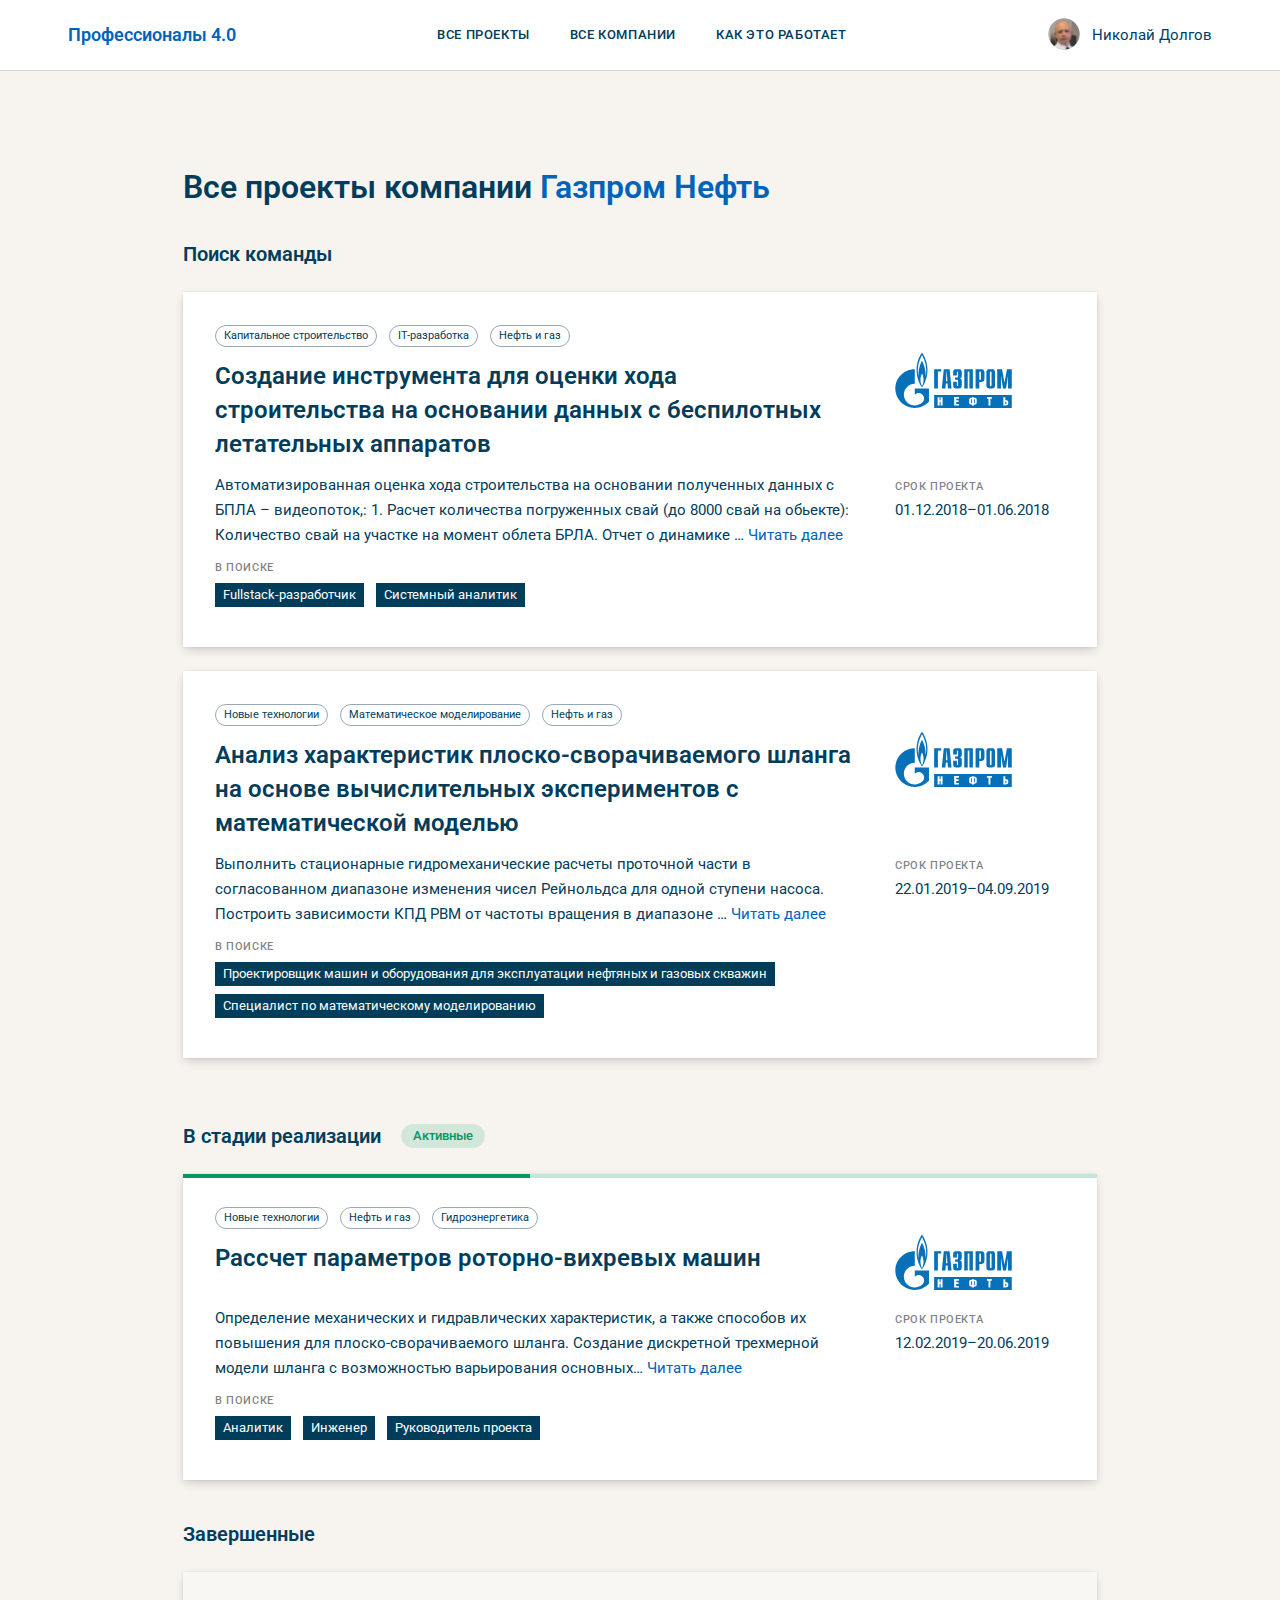
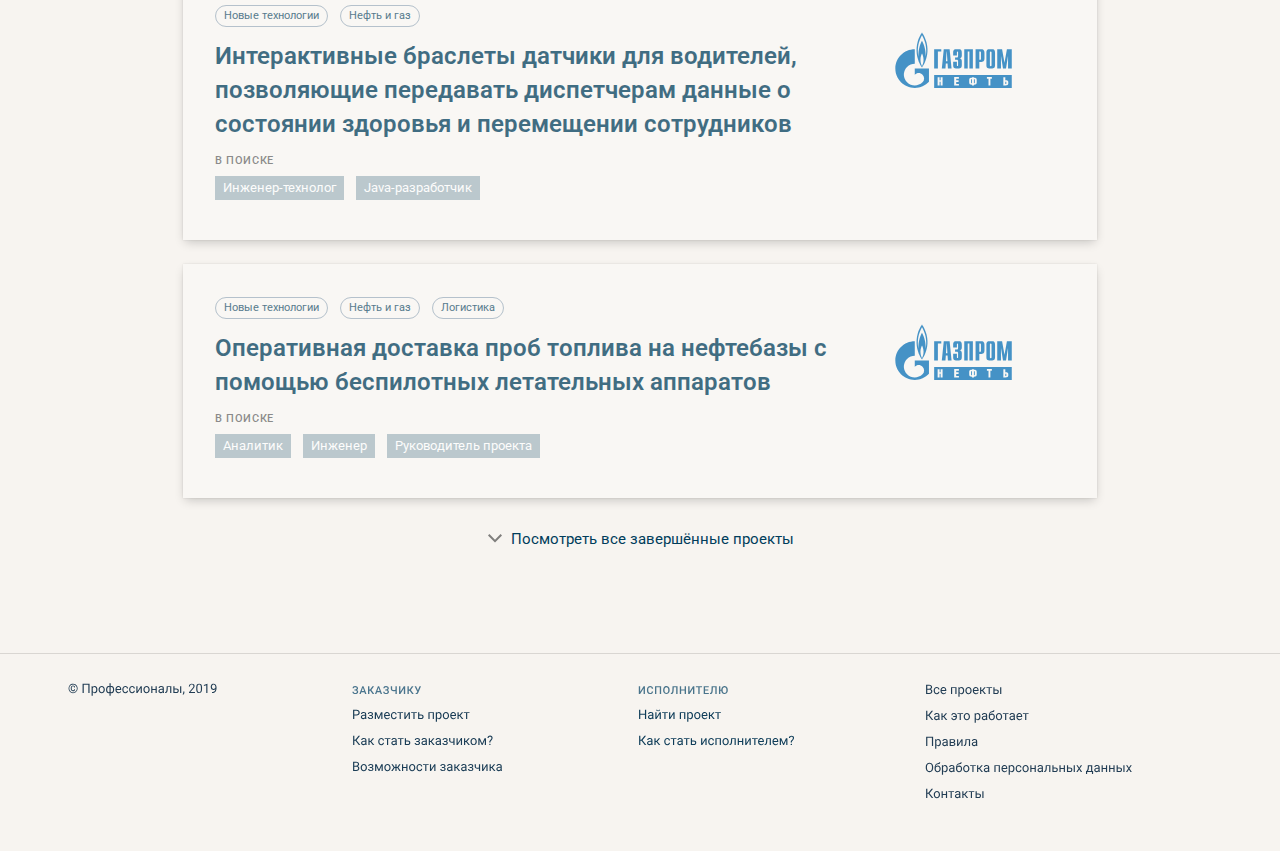
<file: all-projects.html>
<!DOCTYPE html>
<html class="ua_js_no" lang="ru">

<head>
	<meta charset="utf-8">
	<meta http-equiv="X-UA-Compatible" content="IE=edge">
	<title>BEM Starter Kit</title>
	<script>
		(function(e, c) {
			e[c] = e[c].replace(/(ua_js_)no/g, "$1yes");
		})(document.documentElement, "className");
		(function(d, n) {
			d.documentElement.className += " ua_svg_" + (d[n] && d[n]("http://www.w3.org/2000/svg", "svg").createSVGRect ? "yes" : "no");
		})(document, "createElementNS");
	</script>
	<meta name="description" content="">
	<meta name="viewport" content="width=device-width, initial-scale=1">
	<link rel="stylesheet" href="all-projects.min.css">
	<link rel="stylesheet" href="https://fonts.googleapis.com/css?family=Roboto:400,500,700">
	<script src="https://code.jquery.com/jquery-3.2.1.js"></script>
	<link rel="shortcut icon" href="/favicon.ico">
</head>

<body class="page page_theme_islands theme theme_color_p4 theme_space_default theme_size_p4 theme_gap_small theme_menu_default theme_breakpoint_default theme_font_roboto">
	<div class="tpl-layout">
		<div class="tpl-layout__container tpl-layout__container_size_m tpl-layout__container_align_center">
			<header class="header">
				<div class="header__logo"><a class="text text_size_l text_view_link text_weight_bold text_display_block" href="index.html" style="margin-top: -4px; text-decoration: none">Профессионалы 4.0</a></div>
				<div class="header__menu">
					<a class="header__item decorator decorator_space-h_l" href="index.html">
						<div class="text text_size_s text_view_primary text_transform_uppercase text_weight_semibold text_spacing_xs">Все проекты</div>
					</a>
					<a class="header__item decorator decorator_space-h_l" href="all-companies.html">
						<div class="text text_size_s text_view_primary text_transform_uppercase text_weight_semibold text_spacing_xs">Все компании</div>
					</a>
					<div class="header__item decorator decorator_space-h_l">
						<div class="text text_size_s text_view_primary text_transform_uppercase text_weight_semibold text_spacing_xs">Как это работает</div>
					</div>
				</div>
				<div class="header__lk">
					<div class="pt-icon-plus pt-icon-plus_vertical-align_center">
						<div class="pt-icon-plus__icon pt-icon-plus__icon_indent-r_s"><img class="image" style="width: 32px; height: 32px; display: block; margin-top: -2px; border-radius: 50%" src="assets/dolgov.png"></div>
						<div class="pt-icon-plus__block" style="margin-top: -2px"><a class="text text_size_m text_view_primary" href="profile.html" style="text-decoration: none">Николай Долгов</a></div>
					</div>
					<div class="pt-list header__account decorator decorator_indent-t_m">
						<div class="pt-list__item pt-list__item_space-v_xs">
							<div class="text text_size_m text_view_primary">Мои проекты</div>
						</div>
						<div class="pt-list__item pt-list__item_space-v_xs">
							<div class="text text_size_m text_view_primary">Моя команда</div>
						</div>
						<div class="pt-list__item pt-list__item_space-v_xs">
							<div class="text text_size_m text_view_primary">Настройки аккаунта</div>
						</div>
						<a class="pt-list__item pt-list__item_space-v_m pt-list__item_indent-t_s pt-list__item_border_top" href="gpn-all-projects.html" style="display: block; text-decoration: none">
							<div class="text text_size_xs text_view_secondary text_transform_uppercase text_weight_semibold text_spacing_xs">Сменить пользователя</div>
						</a>
					</div>
				</div>
			</header>
		</div>
		<div class="section section_view_gray decorator decorator_space-t_xxxxxxl">
			<div class="tpl-layout__container tpl-layout__container_size_ms tpl-layout__container_align_center">
				<div class="text text_size_xxxl text_weight_bold text_view_primary decorator decorator_indent-b_xxl">Все проекты компании
					<div class="text text_view_link text_display_inline">Газпром Нефть</div>
				</div>
				<div class="text text_size_xl text_weight_bold text_view_primary decorator decorator_indent-b_xl">Поиск команды</div>
				<a class="project decorator decorator_indent-b_xl" style="display: block; text-decoration: none" href="project.html">
					<div class="project__row decorator decorator_indent-b_s">
						<div class="project__col-75">
							<div>
								<div class="tag tag_size_xs">Капитальное строительство</div>
								<div class="tag tag_size_xs">IT-разработка</div>
								<div class="tag tag_size_xs">Нефть и газ</div>
							</div>
							<div class="text text_size_xxl text_weight_bold text_view_primary decorator decorator_indent-t_s">Создание инструмента для оценки хода строительства на основании данных с беспилотных летательных аппаратов</div>
						</div>
						<div class="project__col-20"><img class="image" style="margin-top: 28px" src="assets/logos/gpn.svg"></div>
					</div>
					<div class="project__row project__row_align_baseline">
						<div class="project__col-75">
							<div class="text text_size_m text_view_primary">Автоматизированная оценка хода строительства на основании полученных данных с БПЛА – видеопоток,: 1. Расчет количества погруженных свай (до 8000 свай на обьекте): Количество свай на участке на момент облета БРЛА. Отчет о динамике …
								<div class="text text_size_m text_view_link text_display_inline">
								Читать далее</div>
							</div>
						</div>
						<div class="project__col-20">
							<div class="text text_size_xs text_transform_uppercase text_weight_semibold text_spacing_xs text_view_secondary decorator decorator_indent-b_xxs">Срок проекта</div>
							<div class="text text_size_m text_view_primary">01.12.2018–01.06.2018</div>
						</div>
					</div>
					<div class="text text_size_xs text_transform_uppercase text_weight_semibold text_spacing_xs text_view_secondary decorator decorator_indent-t_s decorator_indent-b_xs">В поиске</div>
					<div>
						<div class="vacancy-tag">Fullstack-разработчик</div>
						<div class="vacancy-tag">Системный аналитик</div>
					</div>
				</a>
				<a class="project decorator decorator_indent-b_xl" style="display: block; text-decoration: none">
					<div class="project__row decorator decorator_indent-b_s">
						<div class="project__col-75">
							<div>
								<div class="tag tag_size_xs">Новые технологии</div>
								<div class="tag tag_size_xs">Математическое моделирование</div>
								<div class="tag tag_size_xs">Нефть и газ</div>
							</div>
							<div class="text text_size_xxl text_weight_bold text_view_primary decorator decorator_indent-t_s">Анализ характеристик плоско-сворачиваемого шланга на основе вычислительных экспериментов с математической моделью</div>
						</div>
						<div class="project__col-20"><img class="image" style="margin-top: 28px" src="assets/logos/gpn.svg"></div>
					</div>
					<div class="project__row project__row_align_baseline">
						<div class="project__col-75">
							<div class="text text_size_m text_view_primary">Выполнить стационарные гидромеханические расчеты проточной части в согласованном диапазоне изменения чисел Рейнольдса для одной ступени насоса. Построить зависимости КПД РВМ от частоты вращения в диапазоне …
								<div class="text text_size_m text_view_link text_display_inline">
								Читать далее</div>
							</div>
						</div>
						<div class="project__col-20">
							<div class="text text_size_xs text_transform_uppercase text_weight_semibold text_spacing_xs text_view_secondary decorator decorator_indent-b_xxs">Срок проекта</div>
							<div class="text text_size_m text_view_primary">22.01.2019–04.09.2019</div>
						</div>
					</div>
					<div class="text text_size_xs text_transform_uppercase text_weight_semibold text_spacing_xs text_view_secondary decorator decorator_indent-t_s decorator_indent-b_xs">В поиске</div>
					<div>
						<div class="vacancy-tag">Проектировщик машин и оборудования для эксплуатации нефтяных и газовых скважин</div>
						<div class="vacancy-tag">Специалист по математическому моделированию</div>
					</div>
				</a>
				<div class="text text_size_xl text_weight_bold text_view_primary text_display_inline-block decorator decorator_indent-t_xxxl decorator_indent-b_xl decorator_indent-r_m">В стадии реализации</div>
				<div class="badge badge_view_success" style="top: 5px">Активные</div>
				<a class="project project_state_active decorator decorator_indent-b_xl" style="display: block; text-decoration: none">
					<div class="project__row decorator decorator_indent-b_s">
						<div class="project__col-75">
							<div>
								<div class="tag tag_size_xs">Новые технологии</div>
								<div class="tag tag_size_xs">Нефть и газ</div>
								<div class="tag tag_size_xs">Гидроэнергетика</div>
							</div>
							<div class="text text_size_xxl text_weight_bold text_view_primary decorator decorator_indent-t_s">Рассчет параметров роторно-вихревых машин</div>
						</div>
						<div class="project__col-20"><img class="image" style="margin-top: 28px" src="assets/logos/gpn.svg"></div>
					</div>
					<div class="project__row project__row_align_baseline">
						<div class="project__col-75">
							<div class="text text_size_m text_view_primary">Определение механических и гидравлических характеристик, а также способов их повышения для плоско-сворачиваемого шланга. Создание дискретной трехмерной модели шланга с возможностью варьирования основных…
								<div class="text text_size_m text_view_link text_display_inline">
								Читать далее</div>
							</div>
						</div>
						<div class="project__col-20">
							<div class="text text_size_xs text_transform_uppercase text_weight_semibold text_spacing_xs text_view_secondary decorator decorator_indent-b_xxs">Срок проекта</div>
							<div class="text text_size_m text_view_primary">12.02.2019–20.06.2019</div>
						</div>
					</div>
					<div class="text text_size_xs text_transform_uppercase text_weight_semibold text_spacing_xs text_view_secondary decorator decorator_indent-t_s decorator_indent-b_xs">В поиске</div>
					<div>
						<div class="vacancy-tag">Аналитик</div>
						<div class="vacancy-tag">Инженер</div>
						<div class="vacancy-tag">Руководитель проекта</div>
					</div>
				</a>
				<div class="text text_size_xl text_weight_bold text_view_primary decorator decorator_indent-t_xxxl decorator_indent-b_xl">Завершенные</div>
				<a class="project project_view_disabled decorator decorator_indent-b_xl" style="display: block; text-decoration: none">
					<div class="project__row decorator decorator_indent-b_s">
						<div class="project__col-75">
							<div>
								<div class="tag tag_size_xs">Новые технологии</div>
								<div class="tag tag_size_xs">Нефть и газ</div>
							</div>
							<div class="text text_size_xxl text_weight_bold text_view_primary decorator decorator_indent-t_s">Интерактивные браслеты датчики для водителей, позволяющие передавать диспетчерам данные о состоянии здоровья и перемещении сотрудников</div>
						</div>
						<div class="project__col-20"><img class="image" style="margin-top: 28px" src="assets/logos/gpn.svg"></div>
					</div>
					<!-- <div class="project__row project__row_align_baseline">
						<div class="project__col-75">
							<div class="text text_size_m text_view_primary">Выполнить стационарные гидромеханические расчеты проточной части в согласованном диапазоне изменения чисел Рейнольдса для одной ступени насоса. Построить зависимости КПД РВМ от частоты вращения в диапазоне …
								<div class="text text_size_m text_view_link text_display_inline">
								Читать далее</div>
							</div>
						</div>
						<div class="project__col-20">
							<div class="text text_size_xs text_transform_uppercase text_weight_semibold text_spacing_xs text_view_secondary decorator decorator_indent-b_xxs">Срок проекта</div>
							<div class="text text_size_m text_view_primary">12.07.2018–20.11.2018</div>
						</div>
					</div> -->
					<div class="text text_size_xs text_transform_uppercase text_weight_semibold text_spacing_xs text_view_secondary decorator decorator_indent-t_s decorator_indent-b_xs">В поиске</div>
					<div>
						<div class="vacancy-tag vacancy-tag_view_disabled">Инженер-технолог</div>
						<div class="vacancy-tag vacancy-tag_view_disabled">Java-разработчик</div>
					</div>
				</a>
				<a class="project project_view_disabled decorator decorator_indent-b_xl" style="display: block; text-decoration: none">
					<div class="project__row decorator decorator_indent-b_s">
						<div class="project__col-75">
							<div>
								<div class="tag tag_size_xs">Новые технологии</div>
								<div class="tag tag_size_xs">Нефть и газ</div>
								<div class="tag tag_size_xs">Логистика</div>
							</div>
							<div class="text text_size_xxl text_weight_bold text_view_primary decorator decorator_indent-t_s">Оперативная доставка проб топлива на нефтебазы с помощью беспилотных летательных аппаратов</div>
						</div>
						<div class="project__col-20"><img class="image" style="margin-top: 28px" src="assets/logos/gpn.svg"></div>
					</div>
					<!-- <div class="project__row project__row_align_baseline">
						<div class="project__col-75">
							<div class="text text_size_m text_view_primary">Выполнить стационарные гидромеханические расчеты проточной части в согласованном диапазоне изменения чисел Рейнольдса для одной ступени насоса. Построить зависимости КПД РВМ от частоты вращения в диапазоне …
								<div class="text text_size_m text_view_link text_display_inline">
								Читать далее</div>
							</div>
						</div>
						<div class="project__col-20">
							<div class="text text_size_xs text_transform_uppercase text_weight_semibold text_spacing_xs text_view_secondary decorator decorator_indent-b_xxs">Срок проекта</div>
							<div class="text text_size_m text_view_primary">18.05.2018–11.10.2018</div>
						</div>
					</div> -->
					<div class="text text_size_xs text_transform_uppercase text_weight_semibold text_spacing_xs text_view_secondary decorator decorator_indent-t_s decorator_indent-b_xs">В поиске</div>
					<div>
						<div class="vacancy-tag vacancy-tag_view_disabled">Аналитик</div>
						<div class="vacancy-tag vacancy-tag_view_disabled">Инженер</div>
						<div class="vacancy-tag vacancy-tag_view_disabled">Руководитель проекта</div>
					</div>
				</a>
				<div class="see-more decorator decorator_indent-b_xxxxxxl">
					<div class="pt-icon-plus pt-icon-plus_vertical-align_center"><span class="icon icon_name_arrow-down icon_view_secondary icon_size_s pt-icon-plus__icon pt-icon-plus__icon_indent-r_xs"><svg xmlns="http://www.w3.org/2000/svg" width="16" height="16"><path fill-rule="evenodd" d="M15 4.425L13.59 3 8 8.65 2.41 3 1 4.425 8 11.5z"/></svg></span>
						<div
						  class="pt-icon-plus__block">
							<div class="text text_size_m text_view_primary">Посмотреть все завершённые проекты</div>
					</div>
				</div>
			</div>
		</div>
	</div>
	<div class="section section_view_gray decorator decorator_space-t_xxl decorator_space-b_xxxxl">
		<div class="footer tpl-layout__container tpl-layout__container_size_m tpl-layout__container_align_center"><svg xmlns="http://www.w3.org/2000/svg" width="1064" height="116"><g fill="none" fill-rule="evenodd"><path fill="#223D54" d="M7.1 6.21c0 .65-.18 1.14-.55 1.48A2.2 2.2 0 0 1 5 8.2c-.66 0-1.2-.22-1.6-.67-.4-.44-.6-1.05-.6-1.82V5c0-.74.2-1.34.61-1.79.4-.44.94-.67 1.6-.67.67 0 1.19.18 1.55.52.37.35.55.84.55 1.47h-.93c0-.42-.1-.72-.3-.9-.2-.18-.5-.27-.88-.27-.4 0-.7.15-.94.44-.23.3-.34.7-.34 1.22v.72c0 .5.11.9.34 1.2.23.29.54.43.94.43.4 0 .68-.08.88-.26.2-.18.3-.48.3-.91h.92zm-5.8-.84c0 .73.18 1.4.52 2.02a3.78 3.78 0 0 0 3.26 1.99c.68 0 1.31-.18 1.89-.53A3.79 3.79 0 0 0 8.35 7.4c.34-.62.5-1.29.5-2.02 0-.72-.16-1.38-.5-2A3.78 3.78 0 0 0 5.08 1.4a3.73 3.73 0 0 0-3.27 1.97c-.33.62-.5 1.3-.5 2.01zm-.72 0c0-.85.2-1.65.6-2.38a4.44 4.44 0 0 1 6.17-1.73c.7.42 1.25 1 1.64 1.73a4.98 4.98 0 0 1 .02 4.72 4.52 4.52 0 0 1-3.93 2.42c-.83 0-1.6-.22-2.3-.65a4.52 4.52 0 0 1-1.62-1.75 4.96 4.96 0 0 1-.58-2.36zM21.56 10h-1.22V1.76h-4.56V10h-1.22V.76h7V10zm7.84-3.36c0 1.05-.24 1.89-.72 2.53a2.3 2.3 0 0 1-1.94.96c-.84 0-1.5-.27-1.97-.8v3.31h-1.18v-9.5h1.08l.05.75c.48-.59 1.15-.89 2-.89.82 0 1.48.32 1.96.94.48.62.72 1.49.72 2.6v.1zm-1.18-.13c0-.78-.16-1.39-.5-1.84A1.6 1.6 0 0 0 26.38 4c-.71 0-1.25.32-1.6.95v3.28c.35.63.89.94 1.61.94.56 0 1.01-.22 1.34-.67.34-.45.5-1.11.5-2zm2.36 0c0-.68.13-1.29.4-1.82A2.96 2.96 0 0 1 33.68 3c.94 0 1.7.33 2.27.98.58.64.87 1.5.87 2.58v.08a4.1 4.1 0 0 1-.38 1.8 2.92 2.92 0 0 1-2.74 1.69c-.93 0-1.69-.33-2.27-.97a3.72 3.72 0 0 1-.86-2.58V6.5zm1.18.13c0 .76.17 1.38.53 1.84.35.46.82.69 1.42.69s1.07-.24 1.42-.7c.35-.47.52-1.13.52-1.97 0-.75-.17-1.36-.53-1.83a1.7 1.7 0 0 0-1.43-.7c-.58 0-1.04.23-1.4.7a3.19 3.19 0 0 0-.53 1.97zm6.29.05c0-1.14.22-2.05.66-2.7A2.1 2.1 0 0 1 40.54 3c.36 0 .68.07.95.19V.25h1.17v2.98c.3-.15.65-.23 1.04-.23.78 0 1.4.33 1.84.99.44.65.66 1.6.66 2.84 0 1-.22 1.81-.66 2.4-.44.6-1.05.9-1.82.9-.41 0-.77-.06-1.06-.2v2.71H41.5v-2.7c-.28.13-.6.2-.96.2-.77 0-1.38-.3-1.82-.9a4.03 4.03 0 0 1-.66-2.45v-.1zm6.98 0a3.8 3.8 0 0 0-.44-2c-.3-.48-.7-.72-1.23-.72-.27 0-.5.04-.7.13v4.97c.2.07.43.1.71.1.53 0 .94-.2 1.23-.6.29-.41.43-1.04.43-1.88zm-5.8.14c0 .77.13 1.35.4 1.75.28.4.68.6 1.2.6.24 0 .46-.04.66-.12V4.08c-.18-.07-.4-.11-.66-.11-.51 0-.91.23-1.19.7a4.31 4.31 0 0 0-.42 2.16zm11.35 3.3a3 3 0 0 1-2.27-.92 3.4 3.4 0 0 1-.88-2.45v-.22c0-.68.13-1.29.39-1.82.26-.54.62-.96 1.1-1.26.46-.3.97-.46 1.51-.46.9 0 1.59.3 2.08.89.5.59.75 1.43.75 2.52v.5H48.6c.02.67.22 1.22.6 1.63.38.42.86.63 1.44.63.42 0 .77-.09 1.06-.26.28-.16.53-.39.75-.67l.72.56a2.88 2.88 0 0 1-2.6 1.33zm-.15-6.16c-.47 0-.87.17-1.2.52-.31.34-.51.83-.59 1.45h3.44v-.1c-.03-.59-.2-1.05-.48-1.38-.29-.33-.68-.49-1.17-.49zm6.94 5.2c.42 0 .79-.13 1.1-.38.31-.26.48-.57.52-.95h1.11c-.02.39-.16.76-.4 1.12a2.88 2.88 0 0 1-2.32 1.17c-.95 0-1.69-.32-2.24-.94a3.73 3.73 0 0 1-.83-2.56v-.2c0-.67.12-1.26.37-1.78A2.8 2.8 0 0 1 57.36 3c.77 0 1.41.24 1.92.7.51.46.79 1.06.82 1.8h-1.11c-.04-.45-.2-.82-.5-1.1-.3-.29-.68-.43-1.13-.43-.6 0-1.06.21-1.38.64-.33.43-.5 1.05-.5 1.87v.22c0 .8.17 1.4.5 1.83.32.42.78.64 1.39.64zm6.8 0c.42 0 .79-.13 1.1-.38.32-.26.49-.57.52-.95h1.11c-.02.39-.15.76-.4 1.12a2.88 2.88 0 0 1-2.32 1.17c-.94 0-1.68-.32-2.24-.94a3.73 3.73 0 0 1-.82-2.56v-.2c0-.67.12-1.26.36-1.78A2.8 2.8 0 0 1 64.17 3c.77 0 1.4.24 1.92.7.5.46.78 1.06.81 1.8h-1.1c-.04-.45-.2-.82-.51-1.1-.3-.29-.68-.43-1.12-.43-.6 0-1.06.21-1.39.64-.33.43-.49 1.05-.49 1.87v.22c0 .8.16 1.4.49 1.83.32.42.79.64 1.4.64zm8.5-6.04h1.17V10h-1.17V5l-3.17 5h-1.17V3.13h1.17v5.02l3.17-5.02zm2.75 3.37c0-.67.13-1.28.4-1.81A2.96 2.96 0 0 1 78.52 3c.94 0 1.7.33 2.27.98.58.64.87 1.5.87 2.58v.08a4.1 4.1 0 0 1-.39 1.8 2.92 2.92 0 0 1-2.73 1.69c-.94 0-1.69-.33-2.27-.97a3.72 3.72 0 0 1-.86-2.58V6.5zm1.18.14c0 .76.17 1.38.53 1.84.35.46.82.69 1.42.69s1.07-.24 1.42-.7c.35-.47.52-1.13.52-1.97 0-.75-.17-1.36-.53-1.83a1.7 1.7 0 0 0-1.43-.7c-.58 0-1.04.23-1.4.7a3.19 3.19 0 0 0-.53 1.97zM88.75 10h-1.17V7.07h-3.16V10h-1.18V3.13h1.18v2.98h3.16V3.13h1.17V10zm6.13 0a2.47 2.47 0 0 1-.17-.72c-.54.56-1.2.85-1.95.85-.68 0-1.23-.2-1.67-.58a1.86 1.86 0 0 1-.65-1.45c0-.72.27-1.27.82-1.67.54-.4 1.3-.6 2.3-.6h1.13V5.3c0-.41-.12-.74-.36-.98-.25-.25-.61-.37-1.09-.37-.42 0-.77.1-1.05.32-.29.21-.43.47-.43.77h-1.18c0-.35.12-.68.37-1 .24-.32.57-.57.99-.76.41-.18.87-.28 1.37-.28.8 0 1.41.2 1.86.6.45.4.68.94.7 1.63V8.4c0 .63.08 1.14.24 1.5V10h-1.23zm-1.95-.9c.37 0 .72-.09 1.05-.28.33-.2.57-.44.71-.74V6.67h-.92c-1.43 0-2.15.42-2.15 1.26 0 .37.12.66.36.86.25.21.56.31.95.31zm10.41-5.97V10h-1.18V4.1h-2.34l-.14 2.57a5.68 5.68 0 0 1-.59 2.54c-.32.5-.83.77-1.52.79h-.47V8.97l.34-.03c.38-.04.65-.26.82-.66.16-.4.27-1.13.31-2.2l.13-2.95h4.64zm3.17 2.37h1.78c.78 0 1.4.21 1.85.6.45.4.68.95.68 1.63a2.1 2.1 0 0 1-.7 1.65c-.47.41-1.1.62-1.88.62h-2.9V3.13h1.17V5.5zm6.76 4.5h-1.18V3.13h1.18V10zm-6.76-3.54v2.58h1.74c.44 0 .78-.11 1.02-.34.25-.22.37-.53.37-.93 0-.38-.12-.7-.36-.93a1.35 1.35 0 0 0-.98-.38h-1.8zm8.77 5.38l-.67-.46c.4-.55.6-1.12.63-1.71V8.61h1.14v.92c0 .43-.1.86-.31 1.28a3 3 0 0 1-.79 1.03zM127.02 10h-6.05v-.84l3.2-3.56c.47-.54.8-.97.98-1.31.18-.34.27-.68.27-1.04 0-.49-.15-.88-.44-1.2-.3-.3-.68-.45-1.17-.45-.58 0-1.04.16-1.36.5-.32.33-.49.79-.49 1.38h-1.17c0-.85.27-1.54.82-2.06a3.05 3.05 0 0 1 2.2-.79c.86 0 1.54.23 2.04.68.5.45.75 1.05.75 1.8 0 .9-.58 1.99-1.74 3.25l-2.48 2.68h4.64V10zm7.04-3.94c0 1.37-.23 2.4-.7 3.06-.47.67-1.2 1-2.2 1-1 0-1.72-.32-2.2-.97a5.1 5.1 0 0 1-.73-2.93V4.65c0-1.36.23-2.37.7-3.03.47-.66 1.21-.99 2.21-.99s1.73.32 2.2.96c.47.63.71 1.62.72 2.94v1.53zm-1.17-1.6c0-1-.14-1.73-.42-2.18-.28-.46-.72-.68-1.33-.68-.6 0-1.04.22-1.31.67a4.2 4.2 0 0 0-.43 2.1v1.87c0 1 .15 1.74.44 2.21.29.48.73.72 1.32.72.58 0 1-.23 1.29-.67.28-.45.43-1.16.44-2.12V4.45zm6.54 5.54h-1.18V2.17l-2.37.87V1.98L139.24.7h.19V10zm7.94-4.06c-.25.29-.54.52-.88.7-.34.18-.72.27-1.12.27-.54 0-1-.13-1.4-.4-.4-.26-.7-.63-.91-1.1-.22-.48-.33-1-.33-1.58 0-.62.12-1.17.36-1.67.23-.5.56-.87 1-1.14.43-.26.93-.39 1.5-.39.92 0 1.64.34 2.17 1.03.52.68.79 1.61.79 2.8v.33c0 1.8-.36 3.12-1.07 3.94-.7.83-1.78 1.26-3.22 1.28h-.23V9h.25a3.23 3.23 0 0 0 2.24-.75c.52-.5.8-1.26.85-2.32zm-1.81 0c.4 0 .75-.12 1.09-.36.33-.25.57-.54.72-.9v-.47c0-.77-.16-1.4-.5-1.88-.33-.48-.76-.72-1.27-.72s-.93.2-1.24.6c-.31.39-.47.9-.47 1.56 0 .63.15 1.15.45 1.55.3.41.71.62 1.22.62zM858.07 11V1.76h3.02c1 0 1.76.2 2.27.62.5.41.76 1.03.76 1.84 0 .43-.13.81-.37 1.15-.25.33-.58.59-1 .77.5.14.89.4 1.18.8.29.39.43.85.43 1.4 0 .82-.27 1.48-.8 1.95-.54.47-1.3.71-2.28.71h-3.2zm1.22-4.32V10h2.01c.57 0 1.02-.14 1.35-.44.32-.3.49-.7.49-1.21 0-1.12-.6-1.67-1.82-1.67h-2.03zm0-.98h1.84c.54 0 .96-.13 1.28-.4.32-.27.48-.63.48-1.09 0-.5-.15-.87-.44-1.1-.3-.23-.75-.35-1.36-.35h-1.8V5.7zm9.45 4.47c.42 0 .78-.13 1.1-.38.3-.26.48-.57.52-.95h1.1c-.01.39-.15.76-.4 1.12a2.88 2.88 0 0 1-2.32 1.17c-.94 0-1.68-.32-2.23-.94a3.73 3.73 0 0 1-.83-2.56v-.2c0-.67.12-1.26.37-1.78A2.8 2.8 0 0 1 868.73 4c.77 0 1.41.24 1.92.7.51.46.78 1.06.82 1.8h-1.11c-.04-.45-.2-.82-.5-1.1-.31-.29-.69-.43-1.13-.43-.6 0-1.06.21-1.39.64-.32.43-.49 1.05-.49 1.87v.22c0 .8.16 1.4.49 1.83.33.42.8.64 1.4.64zm6.9.96a3 3 0 0 1-2.28-.92 3.4 3.4 0 0 1-.87-2.45v-.22c0-.68.13-1.29.39-1.82.26-.54.62-.96 1.09-1.26.47-.3.97-.46 1.52-.46.9 0 1.59.3 2.08.89.5.59.75 1.43.75 2.52v.5h-4.66c.02.67.22 1.22.6 1.63.37.42.86.63 1.44.63.41 0 .77-.09 1.05-.26.3-.16.54-.39.76-.67l.72.56a2.88 2.88 0 0 1-2.6 1.33zm-.15-6.16c-.47 0-.87.17-1.2.52-.31.34-.51.83-.59 1.45h3.44v-.1c-.03-.59-.2-1.05-.48-1.38-.29-.33-.68-.49-1.17-.49zM888.51 11h-1.17V5.1h-3.17V11H883V4.13h5.52V11zm7.69-3.36c0 1.05-.24 1.89-.72 2.53a2.3 2.3 0 0 1-1.94.96c-.84 0-1.5-.27-1.97-.8v3.31h-1.17v-9.5h1.07l.05.75c.48-.59 1.15-.89 2-.89.82 0 1.48.32 1.96.94.48.62.72 1.49.72 2.6v.1zm-1.18-.13c0-.78-.16-1.39-.5-1.84a1.6 1.6 0 0 0-1.35-.67c-.71 0-1.25.32-1.6.95v3.28c.35.63.89.94 1.61.94.56 0 1.01-.22 1.34-.67.34-.45.5-1.11.5-2zm2.36 0c0-.68.13-1.29.4-1.82A2.96 2.96 0 0 1 900.48 4c.94 0 1.7.33 2.27.98.58.64.87 1.5.87 2.58v.08a4.1 4.1 0 0 1-.38 1.8 2.92 2.92 0 0 1-2.74 1.69c-.93 0-1.69-.33-2.27-.97a3.72 3.72 0 0 1-.86-2.58V7.5zm1.18.13c0 .76.17 1.38.53 1.84.35.46.82.69 1.42.69s1.07-.24 1.42-.7c.35-.47.53-1.13.53-1.97 0-.75-.18-1.36-.54-1.83a1.7 1.7 0 0 0-1.43-.7c-.58 0-1.04.23-1.4.7a3.19 3.19 0 0 0-.53 1.97zm9.4 3.49a3 3 0 0 1-2.28-.92 3.4 3.4 0 0 1-.88-2.45v-.22c0-.68.13-1.29.4-1.82.25-.54.62-.96 1.09-1.26.46-.3.97-.46 1.52-.46.89 0 1.58.3 2.08.89.5.59.74 1.43.74 2.52v.5h-4.65c.02.67.21 1.22.6 1.63.37.42.85.63 1.44.63.41 0 .76-.09 1.05-.26.29-.16.54-.39.76-.67l.71.56a2.88 2.88 0 0 1-2.59 1.33zm-.15-6.16c-.48 0-.88.17-1.2.52-.32.34-.52.83-.6 1.45h3.45v-.1c-.04-.59-.2-1.05-.49-1.38-.28-.33-.67-.49-1.16-.49zm6.32 3.1h-.86V11h-1.18V4.13h1.18v2.9h.77l2.31-2.9h1.42l-2.71 3.3L918 11h-1.5l-2.37-2.93zm9.98-2.99h-2.3V11h-1.17V5.08h-2.26v-.95h5.73v.95zm2.43 1.42h1.78c.78 0 1.4.21 1.85.6.45.4.68.95.68 1.63a2.1 2.1 0 0 1-.7 1.65c-.47.41-1.1.62-1.88.62h-2.9V4.13h1.17V6.5zm6.76 4.5h-1.18V4.13h1.18V11zm-6.76-3.54v2.58h1.74c.44 0 .78-.11 1.03-.34.24-.22.36-.53.36-.93 0-.38-.12-.7-.35-.93a1.35 1.35 0 0 0-1-.38h-1.78zm-66.07 25.39h-1.12V37h-1.22v-9.24h1.22v4.07h.95l3.23-4.07h1.52l-3.53 4.48 3.79 4.76h-1.5l-3.34-4.15zM870.48 37a2.47 2.47 0 0 1-.16-.72c-.55.56-1.2.85-1.96.85-.67 0-1.23-.2-1.66-.58a1.86 1.86 0 0 1-.65-1.45c0-.72.27-1.27.81-1.67.54-.4 1.31-.6 2.3-.6h1.14v-.53c0-.41-.12-.74-.37-.98-.25-.25-.6-.37-1.09-.37-.41 0-.77.1-1.05.32-.28.21-.42.47-.42.77h-1.18c0-.35.12-.68.36-1 .24-.32.57-.57.99-.76.42-.18.88-.28 1.37-.28.8 0 1.42.2 1.86.6.45.4.69.94.7 1.63v3.16c0 .63.08 1.14.24 1.5V37h-1.23zm-1.95-.9c.37 0 .72-.09 1.05-.28.33-.2.57-.44.72-.74v-1.41h-.92c-1.44 0-2.16.42-2.16 1.26 0 .37.12.66.37.86.24.21.56.31.94.31zm6.92-2.03h-.85V37h-1.18v-6.87h1.18v2.9h.76l2.31-2.9h1.43l-2.72 3.3 2.94 3.57h-1.49l-2.38-2.93zm10.51-3.1c-.41 0-.78.13-1.08.4-.31.27-.46.58-.46.95h-1.12c0-.4.12-.77.37-1.13.25-.36.58-.65 1-.86a2.8 2.8 0 0 1 1.3-.33c.89 0 1.61.33 2.16.97.55.65.83 1.5.83 2.53v.2c0 .64-.13 1.23-.38 1.76s-.6.94-1.06 1.23c-.45.3-.97.44-1.56.44-.76 0-1.4-.24-1.9-.71a2.32 2.32 0 0 1-.76-1.77h1.12c0 .43.15.79.45 1.08.3.3.66.44 1.1.44.5 0 .91-.19 1.24-.58.32-.39.51-.92.56-1.6h-2.57v-.97h2.56a2.63 2.63 0 0 0-.56-1.49 1.54 1.54 0 0 0-1.24-.56zm9.18.11h-2.3V37h-1.18v-5.92h-2.26v-.95h5.74v.95zm.56 2.42c0-.67.13-1.28.4-1.81a2.96 2.96 0 0 1 2.72-1.69c.93 0 1.69.33 2.27.98.58.64.86 1.5.86 2.58v.08a4.1 4.1 0 0 1-.38 1.8 2.92 2.92 0 0 1-2.74 1.69c-.93 0-1.68-.33-2.26-.97a3.72 3.72 0 0 1-.87-2.58v-.08zm1.18.14c0 .76.18 1.38.53 1.84.36.46.83.69 1.42.69.6 0 1.07-.24 1.42-.7.35-.47.53-1.13.53-1.97 0-.75-.18-1.36-.54-1.83a1.7 1.7 0 0 0-1.42-.7c-.58 0-1.05.23-1.4.7a3.19 3.19 0 0 0-.54 1.97zm15.57 0c0 1.05-.24 1.89-.72 2.53a2.3 2.3 0 0 1-1.94.96c-.84 0-1.5-.27-1.97-.8v3.31h-1.17v-9.5h1.07l.05.75c.48-.59 1.15-.89 2-.89.82 0 1.48.32 1.96.94.48.62.72 1.49.72 2.6v.1zm-1.18-.13c0-.78-.16-1.39-.5-1.84a1.6 1.6 0 0 0-1.35-.67c-.71 0-1.25.32-1.6.95v3.28c.35.63.89.94 1.61.94.56 0 1.01-.22 1.34-.67.34-.45.5-1.11.5-2zm6.9 3.49a2.47 2.47 0 0 1-.16-.72c-.54.56-1.2.85-1.95.85-.68 0-1.23-.2-1.67-.58a1.86 1.86 0 0 1-.65-1.45c0-.72.27-1.27.82-1.67.54-.4 1.3-.6 2.3-.6h1.13v-.53c0-.41-.12-.74-.36-.98-.25-.25-.61-.37-1.09-.37-.42 0-.77.1-1.05.32-.29.21-.43.47-.43.77h-1.18c0-.35.12-.68.37-1 .24-.32.57-.57.99-.76.41-.18.87-.28 1.37-.28.8 0 1.41.2 1.86.6.45.4.68.94.7 1.63v3.16c0 .63.08 1.14.24 1.5V37h-1.23zm-1.94-.9c.37 0 .72-.09 1.05-.28.33-.2.57-.44.71-.74v-1.41h-.92c-1.43 0-2.15.42-2.15 1.26 0 .37.12.66.36.86.25.21.56.31.95.31zm7.8-5.57c.86 0 1.55.28 2.07.86.52.58.77 1.34.77 2.28v.11a3.9 3.9 0 0 1-.37 1.74c-.25.5-.6.9-1.08 1.18-.46.29-1 .43-1.61.43-.92 0-1.67-.31-2.23-.93a3.53 3.53 0 0 1-.84-2.48v-.57c0-1.44.26-2.59.8-3.44a3.36 3.36 0 0 1 2.37-1.55c.6-.1 1-.24 1.2-.39.2-.15.31-.36.31-.63h.97c0 .53-.12.94-.36 1.24a2 2 0 0 1-1.15.63l-.87.2c-.7.16-1.23.44-1.58.83-.34.4-.57.91-.68 1.56a2.9 2.9 0 0 1 2.27-1.07zm-.23.96c-.58 0-1.04.2-1.37.58-.34.39-.51.92-.51 1.61v.1c0 .74.17 1.32.5 1.75.35.43.8.64 1.39.64.58 0 1.04-.21 1.38-.64.34-.43.51-1.06.51-1.9 0-.64-.17-1.16-.51-1.55-.34-.4-.8-.59-1.4-.59zm4.08 2.01c0-.67.14-1.28.4-1.81A2.96 2.96 0 0 1 931 30c.94 0 1.7.33 2.27.98.58.64.87 1.5.87 2.58v.08a4.1 4.1 0 0 1-.39 1.8 2.92 2.92 0 0 1-2.74 1.69c-.93 0-1.68-.33-2.26-.97a3.72 3.72 0 0 1-.87-2.58v-.08zm1.18.14c0 .76.18 1.38.53 1.84.36.46.83.69 1.42.69.6 0 1.07-.24 1.43-.7.35-.47.52-1.13.52-1.97 0-.75-.18-1.36-.53-1.83a1.7 1.7 0 0 0-1.43-.7c-.58 0-1.05.23-1.4.7a3.19 3.19 0 0 0-.54 1.97zm11.51-2.56h-2.3V37h-1.18v-5.92h-2.26v-.95h5.74v.95zm5.28 5.92a2.47 2.47 0 0 1-.16-.72c-.55.56-1.2.85-1.96.85-.67 0-1.23-.2-1.66-.58a1.86 1.86 0 0 1-.65-1.45c0-.72.27-1.27.81-1.67.55-.4 1.31-.6 2.3-.6h1.14v-.53c0-.41-.12-.74-.37-.98-.24-.25-.6-.37-1.08-.37-.42 0-.77.1-1.06.32-.28.21-.42.47-.42.77h-1.18c0-.35.12-.68.36-1 .25-.32.58-.57 1-.76.4-.18.87-.28 1.37-.28.79 0 1.4.2 1.86.6.45.4.68.94.7 1.63v3.16c0 .63.08 1.14.24 1.5V37h-1.24zm-1.94-.9c.36 0 .71-.09 1.04-.28.33-.2.57-.44.72-.74v-1.41h-.92c-1.44 0-2.16.42-2.16 1.26 0 .37.12.66.37.86.25.21.56.31.95.31zm7.63 1.03a3 3 0 0 1-2.28-.92 3.4 3.4 0 0 1-.87-2.45v-.22c0-.68.13-1.29.39-1.82.26-.54.62-.96 1.09-1.26.47-.3.97-.46 1.52-.46.9 0 1.59.3 2.08.89.5.59.74 1.43.74 2.52v.5h-4.65c.02.67.22 1.22.6 1.63.37.42.86.63 1.44.63.41 0 .77-.09 1.05-.26.3-.16.54-.39.76-.67l.72.56a2.88 2.88 0 0 1-2.6 1.33zm-.15-6.16c-.47 0-.87.17-1.2.52-.32.34-.51.83-.59 1.45h3.44v-.1c-.03-.59-.2-1.05-.48-1.38-.29-.33-.68-.49-1.17-.49zm9.22.11h-2.3V37h-1.18v-5.92h-2.26v-.95h5.74v.95zM865.13 63h-1.22v-8.24h-4.56V63h-1.22v-9.24h7V63zm7.83-3.36c0 1.05-.23 1.89-.71 2.53a2.3 2.3 0 0 1-1.95.96c-.83 0-1.48-.27-1.96-.8v3.31h-1.18v-9.5h1.08l.05.75c.48-.59 1.15-.89 2-.89.82 0 1.47.32 1.95.94.48.62.72 1.49.72 2.6v.1zm-1.17-.13c0-.78-.16-1.39-.5-1.84a1.6 1.6 0 0 0-1.35-.67c-.71 0-1.25.32-1.6.95v3.28c.35.63.89.94 1.6.94.57 0 1.02-.22 1.35-.67.33-.45.5-1.11.5-2zm6.9 3.49a2.47 2.47 0 0 1-.16-.72c-.54.56-1.2.85-1.95.85-.68 0-1.24-.2-1.67-.58a1.86 1.86 0 0 1-.65-1.45c0-.72.27-1.27.81-1.67.55-.4 1.31-.6 2.3-.6h1.14v-.53c0-.41-.12-.74-.37-.98-.24-.25-.6-.37-1.08-.37-.42 0-.77.1-1.06.32-.28.21-.42.47-.42.77h-1.18c0-.35.12-.68.36-1 .25-.32.58-.57 1-.76.41-.18.87-.28 1.37-.28.79 0 1.41.2 1.86.6.45.4.68.94.7 1.63v3.16c0 .63.08 1.14.24 1.5V63h-1.23zm-1.94-.9c.37 0 .71-.09 1.04-.28.34-.2.57-.44.72-.74v-1.41h-.92c-1.44 0-2.16.42-2.16 1.26 0 .37.13.66.37.86.25.21.56.31.95.31zm4.89.9v-6.87h2.67c.92 0 1.62.16 2.1.48.5.32.74.79.74 1.4 0 .32-.1.61-.28.87-.2.25-.48.45-.85.58.42.1.75.3 1 .58.25.28.38.62.38 1.01 0 .63-.23 1.11-.7 1.45-.46.33-1.11.5-1.96.5h-3.1zm1.17-3.02v2.07h1.94c.5 0 .86-.09 1.1-.27a.9.9 0 0 0 .37-.77c0-.68-.5-1.03-1.51-1.03h-1.9zm0-.93h1.52c1.1 0 1.65-.33 1.65-.97 0-.64-.52-.97-1.56-1h-1.61v1.97zm10.59-2.92h1.17V63h-1.17v-5l-3.17 5h-1.17v-6.87h1.17v5.02l3.17-5.02zm8.69 0V63h-1.18v-5.9h-2.34l-.14 2.57a5.68 5.68 0 0 1-.6 2.54c-.31.5-.82.77-1.51.79h-.47v-1.03l.33-.03c.38-.04.66-.26.82-.66.17-.4.27-1.13.32-2.2l.13-2.95h4.64zM908.2 63a2.47 2.47 0 0 1-.16-.72c-.55.56-1.2.85-1.96.85-.67 0-1.23-.2-1.66-.58a1.86 1.86 0 0 1-.65-1.45c0-.72.27-1.27.81-1.67.55-.4 1.31-.6 2.3-.6h1.14v-.53c0-.41-.12-.74-.37-.98-.24-.25-.6-.37-1.08-.37-.42 0-.77.1-1.06.32-.28.21-.42.47-.42.77h-1.18c0-.35.12-.68.36-1 .24-.32.57-.57 1-.76.4-.18.87-.28 1.37-.28.79 0 1.4.2 1.85.6.45.4.69.94.7 1.63v3.16c0 .63.08 1.14.24 1.5V63h-1.23zm-1.95-.9c.37 0 .72-.09 1.05-.28.33-.2.57-.44.72-.74v-1.41h-.92c-1.44 0-2.16.42-2.16 1.26 0 .37.12.66.37.86.24.21.56.31.94.31zm-45.79 48.75h-1.12V115h-1.22v-9.24h1.22v4.07h.95l3.23-4.07h1.52l-3.53 4.48 3.79 4.76h-1.5l-3.34-4.15zm5.29.65c0-.67.13-1.28.4-1.81a2.96 2.96 0 0 1 2.72-1.69c.93 0 1.69.33 2.27.98.57.64.86 1.5.86 2.58v.08a4.1 4.1 0 0 1-.38 1.8 2.92 2.92 0 0 1-2.74 1.69c-.93 0-1.69-.33-2.26-.97a3.72 3.72 0 0 1-.87-2.58v-.08zm1.18.14c0 .76.18 1.38.53 1.84.35.46.83.69 1.42.69.6 0 1.07-.24 1.42-.7.35-.47.53-1.13.53-1.97 0-.75-.18-1.36-.54-1.83a1.7 1.7 0 0 0-1.42-.7c-.58 0-1.05.23-1.4.7a3.19 3.19 0 0 0-.54 1.97zM879.1 115h-1.18v-2.93h-3.15V115h-1.18v-6.87h1.18v2.98h3.15v-2.98h1.18V115zm6.98-5.92h-2.3V115h-1.17v-5.92h-2.26v-.95h5.73v.95zm5.29 5.92a2.47 2.47 0 0 1-.17-.72c-.54.56-1.2.85-1.95.85-.68 0-1.24-.2-1.67-.58a1.86 1.86 0 0 1-.65-1.45c0-.72.27-1.27.81-1.67.55-.4 1.31-.6 2.3-.6h1.14v-.53c0-.41-.12-.74-.37-.98-.24-.25-.6-.37-1.08-.37-.42 0-.77.1-1.06.32-.28.21-.42.47-.42.77h-1.18c0-.35.12-.68.36-1 .25-.32.58-.57 1-.76.41-.18.87-.28 1.37-.28.79 0 1.41.2 1.86.6.45.4.68.94.7 1.63v3.16c0 .63.08 1.14.24 1.5v.11h-1.23zm-1.95-.9c.37 0 .71-.09 1.04-.28.33-.2.57-.44.72-.74v-1.41h-.92c-1.44 0-2.16.42-2.16 1.26 0 .37.13.66.37.86.25.21.56.31.95.31zm6.92-2.03h-.86V115h-1.18v-6.87h1.18v2.9h.77l2.3-2.9h1.43l-2.72 3.3 2.95 3.57h-1.5l-2.37-2.93zm9.98-2.99h-2.3V115h-1.18v-5.92h-2.26v-.95h5.74v.95zm2.43 1.42h1.78c.78 0 1.4.21 1.85.6.45.4.68.95.68 1.63a2.1 2.1 0 0 1-.7 1.65c-.47.41-1.1.62-1.88.62h-2.9v-6.87h1.17v2.37zm6.76 4.5h-1.18v-6.87h1.18V115zm-6.76-3.54v2.58h1.74c.44 0 .78-.11 1.02-.34.24-.22.37-.53.37-.93 0-.38-.12-.7-.36-.93a1.35 1.35 0 0 0-.98-.38h-1.8zm-43.57-26.78c0 .9-.15 1.7-.45 2.37-.31.67-.74 1.19-1.3 1.54-.56.36-1.21.54-1.95.54-.73 0-1.38-.18-1.94-.54-.56-.36-1-.87-1.31-1.53a5.49 5.49 0 0 1-.48-2.3v-.67c0-.89.15-1.67.46-2.35.31-.68.75-1.2 1.31-1.57a3.52 3.52 0 0 1 1.94-.54c.74 0 1.4.18 1.96.54.57.35 1 .87 1.3 1.55.31.68.46 1.47.46 2.37v.59zm-1.21-.6c0-1.1-.22-1.94-.66-2.52a2.18 2.18 0 0 0-1.85-.88c-.77 0-1.37.3-1.82.88-.44.58-.67 1.4-.68 2.44v.68c0 1.06.22 1.9.67 2.5.45.6 1.06.91 1.85.91.78 0 1.4-.28 1.82-.86.43-.57.66-1.4.67-2.46v-.69zm5.87-1.55c.86 0 1.56.28 2.07.86.52.58.78 1.34.78 2.28v.11a3.9 3.9 0 0 1-.37 1.74c-.25.5-.61.9-1.08 1.18-.47.29-1 .43-1.61.43-.93 0-1.67-.31-2.23-.93a3.53 3.53 0 0 1-.85-2.48v-.57c0-1.44.27-2.59.8-3.44a3.36 3.36 0 0 1 2.38-1.55c.59-.1.99-.24 1.2-.39.2-.15.3-.36.3-.63h.97c0 .53-.12.94-.36 1.24a2 2 0 0 1-1.14.63l-.88.2c-.7.16-1.22.44-1.57.83-.35.4-.58.91-.68 1.56a2.9 2.9 0 0 1 2.27-1.07zm-.23.96c-.57 0-1.03.2-1.37.58-.34.39-.5.92-.5 1.61v.1c0 .74.16 1.32.5 1.75.35.43.8.64 1.39.64.58 0 1.04-.21 1.38-.64.34-.43.5-1.06.5-1.9 0-.64-.16-1.16-.5-1.55-.34-.4-.8-.59-1.4-.59zm10.1 2.15c0 1.05-.24 1.89-.72 2.53a2.3 2.3 0 0 1-1.94.96c-.84 0-1.5-.27-1.97-.8v3.31h-1.18v-9.5h1.08l.05.75c.48-.59 1.15-.89 2-.89.82 0 1.47.32 1.96.94.48.62.72 1.49.72 2.6v.1zm-1.18-.13c0-.78-.16-1.39-.5-1.84a1.6 1.6 0 0 0-1.35-.67c-.71 0-1.25.32-1.6.95v3.28c.35.63.89.94 1.61.94.56 0 1.01-.22 1.34-.67.34-.45.5-1.11.5-2zm6.9 3.49a2.47 2.47 0 0 1-.16-.72c-.54.56-1.2.85-1.95.85-.68 0-1.24-.2-1.67-.58a1.86 1.86 0 0 1-.65-1.45c0-.72.27-1.27.82-1.67.54-.4 1.3-.6 2.3-.6h1.13v-.53c0-.41-.12-.74-.36-.98-.25-.25-.61-.37-1.09-.37-.42 0-.77.1-1.05.32-.29.21-.43.47-.43.77h-1.18c0-.35.12-.68.37-1 .24-.32.57-.57.99-.76.41-.18.87-.28 1.37-.28.8 0 1.41.2 1.86.6.45.4.68.94.7 1.63v3.16c0 .63.08 1.14.24 1.5V89h-1.23zm-1.94-.9c.37 0 .72-.09 1.05-.28.33-.2.57-.44.71-.74v-1.41h-.92c-1.44 0-2.16.42-2.16 1.26 0 .37.13.66.37.86.25.21.56.31.95.31zm7.8-5.57c.86 0 1.55.28 2.07.86.51.58.77 1.34.77 2.28v.11a3.9 3.9 0 0 1-.37 1.74c-.25.5-.6.9-1.08 1.18-.46.29-1 .43-1.61.43-.92 0-1.67-.31-2.23-.93a3.53 3.53 0 0 1-.84-2.48v-.57c0-1.44.26-2.59.8-3.44a3.36 3.36 0 0 1 2.37-1.55c.6-.1 1-.24 1.2-.39.2-.15.31-.36.31-.63h.97c0 .53-.12.94-.36 1.24a2 2 0 0 1-1.15.63l-.88.2c-.7.16-1.22.44-1.57.83-.35.4-.57.91-.68 1.56a2.9 2.9 0 0 1 2.27-1.07zm-.23.96c-.58 0-1.04.2-1.38.58-.33.39-.5.92-.5 1.61v.1c0 .74.17 1.32.5 1.75.35.43.8.64 1.39.64.58 0 1.04-.21 1.38-.64.34-.43.5-1.06.5-1.9 0-.64-.16-1.16-.5-1.55-.34-.4-.8-.59-1.4-.59zm4.08 2.01c0-.67.14-1.28.4-1.81a2.96 2.96 0 0 1 2.72-1.69c.93 0 1.7.33 2.27.98.58.64.87 1.5.87 2.58v.08a4.1 4.1 0 0 1-.39 1.8 2.92 2.92 0 0 1-2.74 1.69c-.93 0-1.68-.33-2.26-.97a3.72 3.72 0 0 1-.87-2.58v-.08zm1.18.14c0 .76.18 1.38.53 1.84.36.46.83.69 1.42.69.6 0 1.07-.24 1.42-.7.36-.47.53-1.13.53-1.97 0-.75-.18-1.36-.54-1.83a1.7 1.7 0 0 0-1.42-.7c-.58 0-1.05.23-1.4.7a3.19 3.19 0 0 0-.54 1.97zm11.51-2.56h-2.3V89h-1.18v-5.92h-2.26v-.95h5.74v.95zm3.28 3h-.85V89h-1.18v-6.87h1.18v2.9h.76l2.32-2.9h1.42l-2.72 3.3L915 89h-1.5l-2.38-2.93zm9.13 2.92a2.47 2.47 0 0 1-.17-.72c-.55.56-1.2.85-1.95.85-.68 0-1.24-.2-1.67-.58a1.86 1.86 0 0 1-.65-1.45c0-.72.27-1.27.81-1.67.55-.4 1.31-.6 2.3-.6h1.14v-.53c0-.41-.12-.74-.37-.98-.24-.25-.6-.37-1.08-.37-.42 0-.77.1-1.06.32-.28.21-.42.47-.42.77h-1.18c0-.35.12-.68.36-1 .25-.32.58-.57 1-.76.41-.18.87-.28 1.37-.28.79 0 1.4.2 1.86.6.45.4.68.94.7 1.63v3.16c0 .63.08 1.14.24 1.5V89h-1.23zm-1.95-.9c.36 0 .71-.09 1.04-.28.33-.2.57-.44.72-.74v-1.41h-.92c-1.44 0-2.16.42-2.16 1.26 0 .37.13.66.37.86.25.21.56.31.95.31zm13.61.9h-1.17v-5.9h-3.16V89h-1.18v-6.87h5.51V89zm4.74.13a3 3 0 0 1-2.27-.92 3.4 3.4 0 0 1-.88-2.45v-.22c0-.68.13-1.29.39-1.82.26-.54.62-.96 1.1-1.26.46-.3.97-.46 1.51-.46.9 0 1.59.3 2.08.89.5.59.75 1.43.75 2.52v.5h-4.66c.02.67.22 1.22.6 1.63.38.42.86.63 1.44.63.42 0 .77-.09 1.05-.26.3-.16.54-.39.76-.67l.72.56a2.88 2.88 0 0 1-2.6 1.33zm-.15-6.16c-.47 0-.87.17-1.2.52-.31.34-.51.83-.59 1.45h3.44v-.1c-.03-.59-.2-1.05-.48-1.38-.29-.33-.68-.49-1.17-.49zm9.99 2.67c0 1.05-.24 1.89-.72 2.53a2.3 2.3 0 0 1-1.94.96c-.84 0-1.5-.27-1.97-.8v3.31h-1.18v-9.5h1.08l.05.75c.48-.59 1.15-.89 2-.89.82 0 1.48.32 1.96.94.48.62.72 1.49.72 2.6v.1zm-1.18-.13c0-.78-.16-1.39-.5-1.84a1.6 1.6 0 0 0-1.35-.67c-.71 0-1.25.32-1.6.95v3.28c.35.63.89.94 1.61.94.56 0 1.01-.22 1.34-.67.34-.45.5-1.11.5-2zm5.42 2.66c.42 0 .79-.13 1.1-.38.31-.26.49-.57.52-.95h1.11c-.02.39-.15.76-.4 1.12a2.88 2.88 0 0 1-2.32 1.17c-.94 0-1.69-.32-2.24-.94a3.73 3.73 0 0 1-.83-2.56v-.2c0-.67.13-1.26.37-1.78a2.8 2.8 0 0 1 2.69-1.65c.77 0 1.4.24 1.92.7.5.46.78 1.06.81 1.8h-1.1c-.04-.45-.21-.82-.51-1.1-.3-.29-.68-.43-1.12-.43-.6 0-1.06.21-1.39.64-.33.43-.5 1.05-.5 1.87v.22c0 .8.17 1.4.5 1.83.32.42.79.64 1.4.64zm3.74-2.67c0-.67.13-1.28.4-1.81a2.96 2.96 0 0 1 2.72-1.69c.93 0 1.69.33 2.27.98.58.64.86 1.5.86 2.58v.08a4.1 4.1 0 0 1-.38 1.8 2.92 2.92 0 0 1-2.74 1.69c-.93 0-1.68-.33-2.26-.97a3.72 3.72 0 0 1-.87-2.58v-.08zm1.18.14c0 .76.18 1.38.53 1.84.36.46.83.69 1.42.69.6 0 1.07-.24 1.42-.7.35-.47.53-1.13.53-1.97 0-.75-.18-1.36-.54-1.83a1.7 1.7 0 0 0-1.42-.7c-.58 0-1.05.23-1.4.7a3.19 3.19 0 0 0-.54 1.97zM967.8 89h-1.18v-2.93h-3.15V89h-1.18v-6.87h1.18v2.98h3.15v-2.98h1.18V89zm6.12 0a2.47 2.47 0 0 1-.16-.72c-.55.56-1.2.85-1.96.85-.67 0-1.23-.2-1.66-.58a1.86 1.86 0 0 1-.65-1.45c0-.72.27-1.27.81-1.67.55-.4 1.31-.6 2.3-.6h1.14v-.53c0-.41-.12-.74-.37-.98-.24-.25-.6-.37-1.08-.37-.42 0-.77.1-1.06.32-.28.21-.42.47-.42.77h-1.18c0-.35.12-.68.36-1 .24-.32.57-.57 1-.76.4-.18.87-.28 1.37-.28.79 0 1.4.2 1.86.6.44.4.68.94.7 1.63v3.16c0 .63.07 1.14.24 1.5V89h-1.24zm-1.94-.9c.36 0 .71-.09 1.04-.28.33-.2.57-.44.72-.74v-1.41h-.92c-1.44 0-2.16.42-2.16 1.26 0 .37.12.66.37.86.24.21.56.31.95.31zm10.4-5.97V89h-1.18v-5.9h-2.33l-.14 2.57a5.68 5.68 0 0 1-.6 2.54c-.31.5-.82.77-1.51.79h-.47v-1.03l.33-.03c.38-.04.66-.26.82-.66.17-.4.27-1.13.32-2.2l.13-2.95h4.64zm3.17 2.37h1.79c.78 0 1.4.21 1.84.6.46.4.68.95.68 1.63a2.1 2.1 0 0 1-.7 1.65c-.46.41-1.09.62-1.87.62h-2.91v-6.87h1.17v2.37zm0 .96v2.58h1.75c.44 0 .78-.11 1.02-.34.24-.22.36-.53.36-.93 0-.38-.12-.7-.35-.93a1.35 1.35 0 0 0-.99-.38h-1.79zM996.94 89h-1.17v-2.93h-3.16V89h-1.18v-6.87h1.18v2.98h3.16v-2.98h1.17V89zm3.17-4.5h1.78c.78 0 1.4.21 1.85.6.45.4.68.95.68 1.63a2.1 2.1 0 0 1-.7 1.65c-.47.41-1.1.62-1.88.62h-2.9v-6.87h1.17v2.37zm6.76 4.5h-1.18v-6.87h1.18V89zm-6.76-3.54v2.58h1.74c.44 0 .78-.11 1.03-.34.24-.22.36-.53.36-.93 0-.38-.12-.7-.35-.93a1.35 1.35 0 0 0-1-.38h-1.78zm11.11-.82l1.53-2.5h1.37l-2.25 3.39 2.32 3.47h-1.36l-1.59-2.57-1.59 2.57h-1.36l2.32-3.47-2.25-3.4h1.36l1.5 2.5zm7.3 3.4l.4-.5c.47-.6.73-1.48.79-2.67l.1-2.74h4.43v5.91h.88v2.98h-1.17V89h-4.8v2.02h-1.17v-2.98h.54zm1.4 0h3.15v-4.82h-2.12l-.07 1.63a5.68 5.68 0 0 1-.97 3.2zm10.75.96a2.47 2.47 0 0 1-.17-.72c-.55.56-1.2.85-1.95.85-.68 0-1.24-.2-1.67-.58a1.86 1.86 0 0 1-.65-1.45c0-.72.27-1.27.81-1.67.55-.4 1.31-.6 2.3-.6h1.14v-.53c0-.41-.12-.74-.37-.98-.24-.25-.6-.37-1.08-.37-.42 0-.77.1-1.06.32-.28.21-.42.47-.42.77h-1.18c0-.35.12-.68.36-1 .25-.32.58-.57 1-.76.41-.18.87-.28 1.37-.28.79 0 1.4.2 1.86.6.45.4.68.94.7 1.63v3.16c0 .63.08 1.14.24 1.5V89h-1.23zm-1.95-.9c.36 0 .71-.09 1.04-.28.33-.2.57-.44.72-.74v-1.41h-.92c-1.44 0-2.16.42-2.16 1.26 0 .37.13.66.37.86.25.21.56.31.95.31zm10.39.9h-1.18v-2.93h-3.15V89h-1.18v-6.87h1.18v2.98h3.15v-2.98h1.18V89zm7.5 0h-1.18v-2.93h-3.15V89h-1.19v-6.87h1.19v2.98h3.15v-2.98h1.17V89zm3.16-4.5h1.79c.77 0 1.39.21 1.84.6.46.4.68.95.68 1.63a2.1 2.1 0 0 1-.7 1.65c-.46.41-1.09.62-1.88.62h-2.9v-6.87h1.17v2.37zm6.76 4.5h-1.18v-6.87h1.18V89zm-6.76-3.54v2.58h1.75c.44 0 .78-.11 1.02-.34.24-.22.36-.53.36-.93 0-.38-.12-.7-.35-.93a1.35 1.35 0 0 0-.99-.38h-1.79zm11.12-.82l1.52-2.5h1.37l-2.25 3.39 2.32 3.47h-1.36l-1.58-2.57-1.6 2.57h-1.36l2.32-3.47-2.25-3.4h1.36l1.5 2.5z"/><path fill="#003F64" d="M288.7 5.31a1 1 0 0 0-.4-.84 1.7 1.7 0 0 0-1.07-.3c-.4 0-.72.1-.98.3-.26.2-.4.47-.4.8h-1.35c0-.43.12-.8.36-1.14.24-.33.56-.6.98-.78a3.4 3.4 0 0 1 1.39-.27c.9 0 1.59.2 2.08.58.5.4.75.94.75 1.64 0 .36-.1.68-.32.98-.22.3-.52.53-.9.7.43.15.76.38 1 .69.23.3.34.68.34 1.14a2 2 0 0 1-.8 1.67c-.54.42-1.26.62-2.15.62-.55 0-1.05-.1-1.5-.3-.44-.19-.78-.46-1-.8a2.08 2.08 0 0 1-.34-1.17h1.36c0 .34.14.62.41.85.28.23.64.35 1.07.35.48 0 .86-.11 1.16-.34.29-.23.43-.52.43-.88 0-.44-.12-.76-.38-.96-.26-.2-.63-.3-1.13-.3h-.91V6.48h.87c.96 0 1.44-.4 1.44-1.17zm7.72 3.87h-3.03l-.63 1.82h-1.41l2.95-7.82h1.22l2.96 7.82h-1.42l-.64-1.82zm-2.65-1.1h2.27l-1.13-3.24-1.14 3.24zm8.51-.43h-.92V11H300V3.18h1.36v3.29h.74l2.3-3.29h1.67l-2.69 3.74L306.3 11h-1.63l-2.39-3.35zm9.75 1.53H309l-.63 1.82h-1.41l2.95-7.82h1.22l2.96 7.82h-1.42l-.64-1.82zm-2.65-1.1h2.27l-1.13-3.24-1.14 3.24zm10.1-2.77a1 1 0 0 0-.4-.84 1.7 1.7 0 0 0-1.07-.3c-.4 0-.72.1-.98.3-.26.2-.4.47-.4.8h-1.34c0-.43.11-.8.35-1.14.24-.33.56-.6.98-.78a3.4 3.4 0 0 1 1.39-.27c.9 0 1.59.2 2.09.58.5.4.74.94.74 1.64 0 .36-.1.68-.32.98-.22.3-.52.53-.9.7.43.15.77.38 1 .69.23.3.34.68.34 1.14a2 2 0 0 1-.8 1.67c-.54.42-1.26.62-2.15.62-.55 0-1.05-.1-1.5-.3-.44-.19-.78-.46-1-.8a2.08 2.08 0 0 1-.34-1.17h1.36c0 .34.14.62.42.85.27.23.63.35 1.06.35.48 0 .86-.11 1.16-.34.29-.23.43-.52.43-.88 0-.44-.12-.76-.38-.96-.26-.2-.63-.3-1.13-.3h-.91V6.48h.87c.96 0 1.44-.4 1.44-1.17zm9.33-2.13V11h-1.35V7.92c-.59.15-1.19.22-1.82.22-.93 0-1.64-.2-2.12-.62-.48-.4-.72-1.03-.73-1.86V3.18h1.36v2.5c0 .49.11.84.34 1.06.23.2.6.31 1.15.31.62 0 1.23-.07 1.82-.22V3.18h1.35zm7.02 0h1.36V11h-1.36V5.43L332.39 11h-1.35V3.18h1.35v5.57l3.44-5.57zm5.9 4.47h-.93V11h-1.35V3.18h1.35v3.29h.75l2.3-3.29h1.66l-2.68 3.74 2.92 4.08h-1.63l-2.4-3.35zm8.19-.38l1.57-4.09h1.5l-2.72 6.49-.24.49c-.36.63-.94.95-1.75.95l-.55-.03v-1.07l.46.02c.39 0 .66-.17.82-.5l.28-.66-2.68-5.69h1.49l1.82 4.09z" opacity=".7"/><path fill="#1B3D56" d="M286.3 32.38V36h-1.23v-9.24h3.41c1.01 0 1.8.26 2.38.77.57.52.86 1.2.86 2.05 0 .9-.28 1.59-.84 2.08-.56.48-1.37.72-2.41.72h-2.18zm0-1h2.18c.65 0 1.15-.15 1.5-.45.35-.31.52-.76.52-1.33 0-.55-.17-1-.52-1.33-.35-.33-.82-.5-1.43-.5h-2.26v3.62zM297.25 36a2.47 2.47 0 0 1-.16-.72c-.55.56-1.2.85-1.96.85-.68 0-1.23-.2-1.67-.58a1.86 1.86 0 0 1-.65-1.45c0-.72.28-1.27.82-1.67.54-.4 1.3-.6 2.3-.6h1.14v-.53c0-.41-.13-.74-.37-.98-.25-.25-.6-.37-1.09-.37-.42 0-.77.1-1.05.32-.28.21-.43.47-.43.77h-1.18c0-.35.12-.68.37-1 .24-.32.57-.57.99-.76.41-.18.87-.28 1.37-.28.8 0 1.41.2 1.86.6.45.4.68.94.7 1.63v3.16c0 .63.08 1.14.24 1.5V36h-1.23zm-1.95-.9c.37 0 .72-.09 1.05-.28.33-.2.57-.44.72-.74v-1.41h-.92c-1.44 0-2.16.42-2.16 1.26 0 .37.12.66.37.86.24.21.56.31.94.31zm8.56-4.09a.91.91 0 0 0-.37-.76 1.62 1.62 0 0 0-1-.29c-.42 0-.77.11-1.05.33-.27.21-.41.47-.41.76h-1.17c0-.6.25-1.09.75-1.47a3 3 0 0 1 1.87-.57c.8 0 1.43.17 1.88.52.45.34.67.84.67 1.47 0 .31-.1.6-.28.85a1.9 1.9 0 0 1-.79.62c.8.27 1.2.8 1.2 1.6 0 .63-.24 1.13-.73 1.5-.49.37-1.14.55-1.95.55-.8 0-1.44-.2-1.96-.58a1.86 1.86 0 0 1-.77-1.57h1.17c0 .33.15.62.45.86.3.24.67.36 1.11.36.45 0 .81-.1 1.09-.31.27-.21.4-.48.4-.81 0-.38-.1-.66-.34-.83-.23-.17-.59-.25-1.07-.25h-1.18V32h1.28c.8-.02 1.2-.35 1.2-.99zm6.78 3.43l2.33-5.3h1.47V36h-1.17v-5l-2.23 5h-.8l-2.27-5.1V36h-1.18v-6.87h1.52l2.33 5.31zm8.54 1.69a3 3 0 0 1-2.28-.92 3.4 3.4 0 0 1-.87-2.45v-.22c0-.68.13-1.29.39-1.82.26-.54.62-.96 1.09-1.26.47-.3.97-.46 1.52-.46.9 0 1.59.3 2.08.89.5.59.74 1.43.74 2.52v.5h-4.65c.02.67.22 1.22.6 1.63.37.42.85.63 1.44.63.41 0 .76-.09 1.05-.26.29-.16.54-.39.76-.67l.71.56a2.88 2.88 0 0 1-2.58 1.33zm-.15-6.16c-.47 0-.87.17-1.2.52-.32.34-.51.83-.6 1.45h3.45v-.1c-.03-.59-.2-1.05-.48-1.38-.3-.33-.68-.49-1.17-.49zm6.94 5.2c.42 0 .78-.13 1.1-.38.3-.26.48-.57.52-.95h1.1c-.01.39-.15.76-.4 1.12a2.88 2.88 0 0 1-2.32 1.17c-.94 0-1.68-.32-2.23-.94a3.73 3.73 0 0 1-.83-2.56v-.2c0-.67.12-1.26.37-1.78a2.8 2.8 0 0 1 2.68-1.65c.77 0 1.41.24 1.92.7.51.46.78 1.06.82 1.8h-1.11c-.04-.45-.2-.82-.5-1.1-.31-.29-.68-.43-1.13-.43-.6 0-1.06.21-1.39.64-.32.43-.49 1.05-.49 1.87v.22c0 .8.16 1.4.5 1.83.32.42.78.64 1.39.64zm9.15-5.09h-2.3V36h-1.18v-5.92h-2.26v-.95h5.74v.95zm5.59-.95h1.17V36h-1.17v-5l-3.17 5h-1.18v-6.87h1.18v5.02l3.17-5.02zm8.16.95h-2.3V36h-1.18v-5.92h-2.26v-.95h5.74v.95zm2.42 1.42h1.79c.78 0 1.4.21 1.85.6.45.4.67.95.67 1.63a2.1 2.1 0 0 1-.7 1.65c-.46.41-1.09.62-1.87.62h-2.91v-6.87h1.17v2.37zm0 .96v2.58h1.75c.44 0 .78-.11 1.02-.34.24-.22.36-.53.36-.93 0-.38-.11-.7-.35-.93a1.35 1.35 0 0 0-.99-.38h-1.79zM365.92 36h-1.18v-5.9h-3.16V36h-1.18v-6.87h5.52V36zm7.68-3.36c0 1.05-.24 1.89-.71 2.53a2.3 2.3 0 0 1-1.95.96c-.83 0-1.49-.27-1.96-.8v3.31h-1.18v-9.5h1.07l.06.75c.48-.59 1.14-.89 2-.89.82 0 1.47.32 1.95.94.48.62.72 1.49.72 2.6v.1zm-1.17-.13c0-.78-.17-1.39-.5-1.84a1.6 1.6 0 0 0-1.35-.67c-.72 0-1.25.32-1.6.95v3.28c.35.63.88.94 1.6.94.57 0 1.02-.22 1.35-.67.33-.45.5-1.11.5-2zm2.35 0c0-.68.14-1.29.4-1.82A2.96 2.96 0 0 1 377.9 29c.94 0 1.7.33 2.27.98.58.64.87 1.5.87 2.58v.08a4.1 4.1 0 0 1-.39 1.8 2.92 2.92 0 0 1-2.74 1.69c-.93 0-1.68-.33-2.26-.97a3.72 3.72 0 0 1-.87-2.58v-.08zm1.18.13c0 .76.18 1.38.53 1.84.36.46.83.69 1.42.69.6 0 1.07-.24 1.43-.7.35-.47.52-1.13.52-1.97 0-.75-.18-1.36-.53-1.83a1.7 1.7 0 0 0-1.43-.7c-.58 0-1.05.23-1.4.7a3.19 3.19 0 0 0-.54 1.97zm9.4 3.49a3 3 0 0 1-2.27-.92 3.4 3.4 0 0 1-.88-2.45v-.22c0-.68.13-1.29.4-1.82.25-.54.62-.96 1.08-1.26.47-.3.98-.46 1.52-.46.9 0 1.59.3 2.09.89.5.59.74 1.43.74 2.52v.5h-4.65c.01.67.21 1.22.59 1.63.38.42.86.63 1.44.63.42 0 .77-.09 1.06-.26.28-.16.54-.39.75-.67l.72.56a2.88 2.88 0 0 1-2.6 1.33zm-.15-6.16c-.47 0-.87.17-1.19.52-.32.34-.52.83-.6 1.45h3.44v-.1c-.03-.59-.2-1.05-.48-1.38-.29-.33-.68-.49-1.17-.49zm6.33 3.1h-.86V36h-1.18v-6.87h1.18v2.9h.77l2.3-2.9h1.43l-2.72 3.3 2.95 3.57h-1.5l-2.37-2.93zm9.98-2.99h-2.3V36h-1.18v-5.92h-2.26v-.95h5.74v.95zM287.47 57.85h-1.12V62h-1.22v-9.24h1.22v4.07h.95l3.23-4.07h1.52l-3.53 4.48 3.79 4.76h-1.5l-3.34-4.15zM297.48 62a2.47 2.47 0 0 1-.16-.72c-.55.56-1.2.85-1.96.85-.67 0-1.23-.2-1.66-.58a1.86 1.86 0 0 1-.65-1.45c0-.72.27-1.27.81-1.67.54-.4 1.31-.6 2.3-.6h1.14v-.53c0-.41-.12-.74-.37-.98-.25-.25-.6-.37-1.09-.37-.41 0-.77.1-1.05.32-.28.21-.42.47-.42.77h-1.18c0-.35.12-.68.36-1 .24-.32.57-.57.99-.76.42-.18.88-.28 1.37-.28.8 0 1.42.2 1.86.6.45.4.69.94.7 1.63v3.16c0 .63.08 1.14.24 1.5V62h-1.23zm-1.95-.9c.37 0 .72-.09 1.05-.28.33-.2.57-.44.72-.74v-1.41h-.92c-1.44 0-2.16.42-2.16 1.26 0 .37.12.66.37.86.24.21.56.31.94.31zm6.92-2.03h-.85V62h-1.18v-6.87h1.18v2.9h.76l2.31-2.9h1.43l-2.72 3.3 2.94 3.57h-1.49l-2.38-2.93zm10.86 2.1c.42 0 .78-.13 1.1-.38.3-.26.48-.57.52-.95h1.1c-.01.39-.15.76-.4 1.12a2.88 2.88 0 0 1-2.32 1.17c-.94 0-1.68-.32-2.23-.94a3.73 3.73 0 0 1-.83-2.56v-.2c0-.67.12-1.26.37-1.78A2.8 2.8 0 0 1 313.3 55c.77 0 1.41.24 1.92.7.51.46.78 1.06.82 1.8h-1.11c-.04-.45-.2-.82-.5-1.1-.31-.29-.68-.43-1.13-.43-.6 0-1.06.21-1.39.64-.32.43-.49 1.05-.49 1.87v.22c0 .8.16 1.4.5 1.83.32.42.78.64 1.39.64zm9.15-5.09h-2.3V62h-1.18v-5.92h-2.26v-.95h5.74v.95zm5.28 5.92a2.47 2.47 0 0 1-.16-.72c-.55.56-1.2.85-1.96.85-.68 0-1.23-.2-1.66-.58a1.86 1.86 0 0 1-.66-1.45c0-.72.28-1.27.82-1.67.54-.4 1.3-.6 2.3-.6h1.14v-.53c0-.41-.13-.74-.37-.98-.25-.25-.6-.37-1.09-.37-.41 0-.77.1-1.05.32-.28.21-.43.47-.43.77h-1.18c0-.35.13-.68.37-1 .24-.32.57-.57.99-.76.42-.18.87-.28 1.37-.28.8 0 1.42.2 1.86.6.45.4.69.94.7 1.63v3.16c0 .63.08 1.14.24 1.5V62h-1.23zm-1.95-.9c.37 0 .72-.09 1.05-.28.33-.2.57-.44.72-.74v-1.41h-.92c-1.44 0-2.16.42-2.16 1.26 0 .37.12.66.37.86.24.21.56.31.94.31zm9.78-5.02h-2.3V62h-1.17v-5.92h-2.26v-.95h5.73v.95zM338 57.5h1.78c.78 0 1.4.21 1.85.6.45.4.68.95.68 1.63a2.1 2.1 0 0 1-.7 1.65c-.46.41-1.09.62-1.88.62h-2.9v-6.87H338v2.37zm0 .96v2.58h1.75c.44 0 .78-.11 1.02-.34.24-.22.36-.53.36-.93 0-.38-.12-.7-.35-.93a1.35 1.35 0 0 0-.99-.38H338zM350.77 57a.91.91 0 0 0-.37-.76 1.62 1.62 0 0 0-1-.29c-.42 0-.77.11-1.04.33-.28.21-.42.47-.42.76h-1.17c0-.6.25-1.09.75-1.47a3 3 0 0 1 1.87-.57c.8 0 1.43.17 1.88.52.45.34.68.84.68 1.47 0 .31-.1.6-.28.85a1.9 1.9 0 0 1-.8.62c.8.27 1.2.8 1.2 1.6 0 .63-.24 1.13-.73 1.5-.48.37-1.13.55-1.95.55-.79 0-1.44-.2-1.95-.58a1.86 1.86 0 0 1-.78-1.57h1.17c0 .33.15.62.45.86.3.24.67.36 1.11.36.45 0 .81-.1 1.09-.31.27-.21.41-.48.41-.81 0-.38-.11-.66-.34-.83-.23-.17-.6-.25-1.08-.25h-1.17V58h1.27c.8-.02 1.2-.35 1.2-.99zm7.07 4.99a2.47 2.47 0 0 1-.17-.72c-.55.56-1.2.85-1.95.85-.68 0-1.24-.2-1.67-.58a1.86 1.86 0 0 1-.65-1.45c0-.72.27-1.27.81-1.67.55-.4 1.31-.6 2.3-.6h1.14v-.53c0-.41-.12-.74-.37-.98-.24-.25-.6-.37-1.08-.37-.42 0-.77.1-1.06.32-.28.21-.42.47-.42.77h-1.18c0-.35.12-.68.36-1 .25-.32.58-.57 1-.76.41-.18.87-.28 1.37-.28.79 0 1.4.2 1.86.6.45.4.68.94.7 1.63v3.16c0 .63.08 1.14.24 1.5V62h-1.23zm-1.95-.9c.37 0 .71-.09 1.04-.28.33-.2.57-.44.72-.74v-1.41h-.92c-1.44 0-2.16.42-2.16 1.26 0 .37.13.66.37.86.25.21.56.31.95.31zm6.92-2.03h-.86V62h-1.18v-6.87h1.18v2.9h.77l2.3-2.9h1.43l-2.72 3.3 2.95 3.57h-1.5l-2.37-2.93zm9.12 2.93a2.47 2.47 0 0 1-.17-.72c-.54.56-1.2.85-1.95.85-.68 0-1.23-.2-1.67-.58a1.86 1.86 0 0 1-.65-1.45c0-.72.27-1.27.82-1.67.54-.4 1.3-.6 2.3-.6h1.13v-.53c0-.41-.12-.74-.36-.98-.25-.25-.61-.37-1.09-.37-.42 0-.77.1-1.05.32-.29.21-.43.47-.43.77h-1.18c0-.35.12-.68.37-1 .24-.32.57-.57.99-.76.41-.18.87-.28 1.37-.28.8 0 1.41.2 1.86.6.45.4.68.94.7 1.63v3.16c0 .63.08 1.14.24 1.5V62h-1.23zm-1.95-.9c.37 0 .72-.09 1.05-.28.33-.2.57-.44.71-.74v-1.41h-.92c-1.44 0-2.15.42-2.15 1.26 0 .37.12.66.36.86.25.21.56.31.95.31zm8.56-4.09a.91.91 0 0 0-.37-.76 1.62 1.62 0 0 0-1.01-.29c-.42 0-.76.11-1.04.33-.28.21-.42.47-.42.76h-1.16c0-.6.25-1.09.75-1.47a3 3 0 0 1 1.87-.57c.8 0 1.43.17 1.88.52.45.34.67.84.67 1.47 0 .31-.1.6-.28.85a1.9 1.9 0 0 1-.8.62c.8.27 1.2.8 1.2 1.6 0 .63-.24 1.13-.72 1.5-.49.37-1.14.55-1.95.55-.8 0-1.45-.2-1.96-.58a1.86 1.86 0 0 1-.77-1.57h1.17c0 .33.15.62.44.86.3.24.67.36 1.12.36.45 0 .8-.1 1.08-.31s.42-.48.42-.81c0-.38-.12-.66-.35-.83-.23-.17-.59-.25-1.08-.25h-1.17V58h1.28c.8-.02 1.2-.35 1.2-.99zm8 4.99h-1.17v-2.49c-.52.14-1.05.2-1.6.2-.85 0-1.5-.22-1.96-.66a2.55 2.55 0 0 1-.68-1.87v-2.05h1.17v2.08c.02 1.03.51 1.54 1.48 1.54.54 0 1.07-.07 1.59-.2v-3.42h1.18V62zm6.33-6.87h1.17V62h-1.17v-5l-3.17 5h-1.17v-6.87h1.17v5.02l3.17-5.02zm5.2 3.94h-.86V62h-1.18v-6.87h1.18v2.9h.77l2.3-2.9h1.43l-2.72 3.3 2.95 3.57h-1.5l-2.37-2.93zm4.43-.57c0-.67.14-1.28.4-1.81a2.96 2.96 0 0 1 2.72-1.69c.94 0 1.7.33 2.27.98.58.64.87 1.5.87 2.58v.08a4.1 4.1 0 0 1-.39 1.8 2.92 2.92 0 0 1-2.74 1.69c-.93 0-1.68-.33-2.26-.97a3.72 3.72 0 0 1-.87-2.58v-.08zm1.19.14c0 .76.17 1.38.53 1.84.35.46.82.69 1.41.69.6 0 1.07-.24 1.43-.7.35-.47.52-1.13.52-1.97 0-.75-.18-1.36-.53-1.83a1.7 1.7 0 0 0-1.43-.7c-.58 0-1.05.23-1.4.7a3.19 3.19 0 0 0-.53 1.97zm10.5 1.8l2.33-5.3h1.47V62h-1.18v-5l-2.22 5h-.81l-2.27-5.1V62h-1.17v-6.87h1.52l2.32 5.31zm7.06-1.04c0-.5.06-.9.17-1.2.1-.29.32-.61.65-.97l.83-.85c.35-.4.53-.84.53-1.3 0-.44-.11-.8-.35-1.04-.23-.25-.57-.38-1.01-.38-.43 0-.78.11-1.04.34-.27.23-.4.54-.4.92h-1.17c0-.68.25-1.24.73-1.66.48-.42 1.1-.63 1.88-.63.8 0 1.42.22 1.87.65.44.42.67 1.01.67 1.76 0 .74-.35 1.47-1.03 2.2l-.7.68c-.3.34-.46.83-.46 1.48h-1.17zm-.05 2.01c0-.2.06-.35.17-.48.12-.13.3-.2.52-.2.23 0 .4.07.52.2s.18.29.18.48-.06.35-.18.47c-.12.13-.3.19-.52.19-.23 0-.4-.06-.52-.19a.67.67 0 0 1-.17-.47zM285.07 88v-9.24h3.02c1 0 1.76.2 2.27.62.5.41.76 1.03.76 1.84 0 .43-.13.81-.37 1.15-.25.33-.58.59-1 .77.5.14.89.4 1.18.8.29.39.43.85.43 1.4 0 .82-.27 1.48-.8 1.95-.54.47-1.3.71-2.28.71h-3.2zm1.22-4.32V87h2.01c.57 0 1.02-.14 1.35-.44.32-.3.49-.7.49-1.21 0-1.12-.6-1.67-1.82-1.67h-2.03zm0-.98h1.84c.54 0 .96-.13 1.28-.4.32-.27.48-.63.48-1.09 0-.5-.15-.87-.44-1.1-.3-.23-.75-.35-1.36-.35h-1.8v2.94zm6.38 1.8c0-.67.13-1.28.4-1.81a2.96 2.96 0 0 1 2.72-1.69c.93 0 1.69.33 2.27.98.57.64.86 1.5.86 2.58v.08a4.1 4.1 0 0 1-.38 1.8 2.92 2.92 0 0 1-2.74 1.69c-.93 0-1.69-.33-2.26-.97a3.72 3.72 0 0 1-.87-2.58v-.08zm1.18.14c0 .76.18 1.38.53 1.84.35.46.83.69 1.42.69.6 0 1.07-.24 1.42-.7.35-.47.53-1.13.53-1.97 0-.75-.18-1.36-.54-1.83a1.7 1.7 0 0 0-1.42-.7c-.58 0-1.05.23-1.4.7a3.19 3.19 0 0 0-.54 1.97zm10.32-1.63a.91.91 0 0 0-.37-.76 1.62 1.62 0 0 0-1-.29c-.42 0-.77.11-1.04.33-.28.21-.42.47-.42.76h-1.17c0-.6.25-1.09.75-1.47a3 3 0 0 1 1.88-.57c.8 0 1.43.17 1.87.52.45.34.68.84.68 1.47 0 .31-.1.6-.28.85a1.9 1.9 0 0 1-.8.62c.8.27 1.2.8 1.2 1.6 0 .63-.24 1.13-.73 1.5-.48.37-1.13.55-1.94.55-.8 0-1.45-.2-1.96-.58a1.86 1.86 0 0 1-.77-1.57h1.16c0 .33.15.62.45.86.3.24.67.36 1.12.36.44 0 .8-.1 1.08-.31s.41-.48.41-.81c0-.38-.11-.66-.34-.83-.23-.17-.6-.25-1.08-.25h-1.17V84h1.27c.8-.02 1.2-.35 1.2-.99zm6.78 3.43l2.34-5.3h1.46V88h-1.17v-5l-2.22 5h-.81l-2.27-5.1V88h-1.17v-6.87h1.52l2.32 5.31zm5.38-1.94c0-.67.13-1.28.4-1.81a2.96 2.96 0 0 1 2.72-1.69c.93 0 1.69.33 2.26.98.58.64.87 1.5.87 2.58v.08a4.1 4.1 0 0 1-.38 1.8 2.92 2.92 0 0 1-2.74 1.69c-.93 0-1.69-.33-2.26-.97a3.72 3.72 0 0 1-.87-2.58v-.08zm1.18.14c0 .76.18 1.38.53 1.84.35.46.83.69 1.42.69.6 0 1.07-.24 1.42-.7.35-.47.53-1.13.53-1.97 0-.75-.18-1.36-.54-1.83a1.7 1.7 0 0 0-1.42-.7c-.58 0-1.05.23-1.4.7a3.19 3.19 0 0 0-.54 1.97zm11.89.38h-.83V88h-1.17v-2.98h-.83L324.65 88h-1.48l2.45-3.55-2.22-3.32h1.42l1.77 2.85h.8v-2.85h1.18v2.85h.8l1.79-2.85h1.42l-2.23 3.32 2.46 3.55h-1.49l-1.92-2.98zM339.48 88h-1.17v-2.93h-3.15V88h-1.18v-6.87h1.18v2.98h3.15v-2.98h1.17V88zm1.58-3.5c0-.67.13-1.28.4-1.81a2.96 2.96 0 0 1 2.72-1.69c.93 0 1.69.33 2.27.98.57.64.86 1.5.86 2.58v.08a4.1 4.1 0 0 1-.38 1.8 2.92 2.92 0 0 1-2.74 1.69c-.93 0-1.69-.33-2.26-.97a3.72 3.72 0 0 1-.87-2.58v-.08zm1.18.14c0 .76.18 1.38.53 1.84.35.46.83.69 1.42.69.6 0 1.07-.24 1.42-.7.35-.47.53-1.13.53-1.97 0-.75-.18-1.36-.54-1.83a1.7 1.7 0 0 0-1.42-.7c-.58 0-1.05.23-1.4.7a3.19 3.19 0 0 0-.54 1.97zm9.3 2.53c.42 0 .78-.13 1.1-.38.31-.26.48-.57.52-.95h1.1c-.01.39-.15.76-.4 1.12a2.88 2.88 0 0 1-2.32 1.17c-.94 0-1.68-.32-2.23-.94a3.73 3.73 0 0 1-.83-2.56v-.2c0-.67.12-1.26.37-1.78a2.8 2.8 0 0 1 2.68-1.65c.77 0 1.41.24 1.92.7.51.46.78 1.06.82 1.8h-1.11c-.04-.45-.2-.82-.5-1.1-.3-.29-.68-.43-1.13-.43-.6 0-1.06.21-1.38.64-.33.43-.5 1.05-.5 1.87v.22c0 .8.17 1.4.5 1.83.32.42.78.64 1.39.64zm9.15-5.09h-2.3V88h-1.18v-5.92h-2.26v-.95h5.74v.95zm5.59-.95h1.17V88h-1.17v-5l-3.17 5h-1.17v-6.87h1.17v5.02l3.17-5.02zm10.05 1.88a.91.91 0 0 0-.37-.76 1.62 1.62 0 0 0-1-.29c-.42 0-.77.11-1.04.33-.28.21-.42.47-.42.76h-1.17c0-.6.25-1.09.75-1.47a3 3 0 0 1 1.88-.57c.8 0 1.43.17 1.87.52.45.34.68.84.68 1.47 0 .31-.1.6-.28.85a1.9 1.9 0 0 1-.8.62c.8.27 1.2.8 1.2 1.6 0 .63-.24 1.13-.73 1.5-.48.37-1.13.55-1.94.55-.8 0-1.45-.2-1.96-.58a1.86 1.86 0 0 1-.77-1.57h1.16c0 .33.15.62.45.86.3.24.67.36 1.12.36.44 0 .8-.1 1.08-.31s.41-.48.41-.81c0-.38-.11-.66-.34-.83-.23-.17-.6-.25-1.08-.25h-1.17V84h1.27c.8-.02 1.2-.35 1.2-.99zM383.4 88a2.47 2.47 0 0 1-.17-.72c-.54.56-1.2.85-1.95.85-.68 0-1.23-.2-1.67-.58a1.86 1.86 0 0 1-.65-1.45c0-.72.27-1.27.82-1.67.54-.4 1.3-.6 2.3-.6h1.13v-.53c0-.41-.12-.74-.36-.98-.25-.25-.61-.37-1.09-.37-.42 0-.77.1-1.05.32-.29.21-.43.47-.43.77h-1.18c0-.35.12-.68.37-1 .24-.32.57-.57.99-.76.41-.18.87-.28 1.37-.28.8 0 1.41.2 1.86.6.45.4.68.94.7 1.63v3.16c0 .63.08 1.14.24 1.5V88h-1.23zm-1.95-.9c.37 0 .72-.09 1.05-.28.33-.2.57-.44.71-.74v-1.41h-.92c-1.44 0-2.15.42-2.15 1.26 0 .37.12.66.36.86.25.21.56.31.95.31zm6.92-2.03h-.86V88h-1.18v-6.87h1.18v2.9h.77l2.31-2.9h1.42l-2.72 3.3 2.95 3.57h-1.5l-2.37-2.93zm9.12 2.93a2.47 2.47 0 0 1-.17-.72c-.54.56-1.2.85-1.95.85-.68 0-1.23-.2-1.67-.58a1.86 1.86 0 0 1-.65-1.45c0-.72.27-1.27.82-1.67.54-.4 1.3-.6 2.3-.6h1.14v-.53c0-.41-.13-.74-.37-.98-.25-.25-.61-.37-1.09-.37-.42 0-.77.1-1.05.32-.29.21-.43.47-.43.77h-1.18c0-.35.12-.68.37-1 .24-.32.57-.57.99-.76.41-.18.87-.28 1.37-.28.8 0 1.41.2 1.86.6.45.4.68.94.7 1.63v3.16c0 .63.08 1.14.24 1.5V88h-1.23zm-1.95-.9c.37 0 .72-.09 1.05-.28.33-.2.57-.44.72-.74v-1.41h-.92c-1.44 0-2.16.42-2.16 1.26 0 .37.12.66.37.86.24.21.56.31.94.31zm8.56-4.09a.91.91 0 0 0-.37-.76 1.62 1.62 0 0 0-1.01-.29c-.41 0-.76.11-1.04.33-.27.21-.41.47-.41.76h-1.17c0-.6.25-1.09.75-1.47a3 3 0 0 1 1.87-.57c.8 0 1.43.17 1.88.52.45.34.67.84.67 1.47 0 .31-.1.6-.28.85a1.9 1.9 0 0 1-.8.62c.8.27 1.2.8 1.2 1.6 0 .63-.23 1.13-.72 1.5-.49.37-1.14.55-1.95.55-.8 0-1.44-.2-1.96-.58a1.86 1.86 0 0 1-.77-1.57h1.17c0 .33.15.62.45.86.3.24.67.36 1.11.36.45 0 .81-.1 1.09-.31.27-.21.4-.48.4-.81 0-.38-.1-.66-.34-.83-.23-.17-.59-.25-1.07-.25h-1.18V84h1.28c.8-.02 1.2-.35 1.2-.99zm8 4.99h-1.17v-2.49c-.52.14-1.05.2-1.59.2-.86 0-1.51-.22-1.96-.66a2.55 2.55 0 0 1-.7-1.87v-2.05h1.18v2.08c.02 1.03.52 1.54 1.48 1.54.54 0 1.07-.07 1.59-.2v-3.42h1.18V88zm6.33-6.87h1.17V88h-1.17v-5l-3.17 5h-1.17v-6.87h1.17v5.02l3.17-5.02zm5.2 3.94h-.86V88h-1.18v-6.87h1.18v2.9h.77l2.31-2.9h1.42l-2.71 3.3L427.5 88h-1.49l-2.38-2.93zm9.12 2.93a2.47 2.47 0 0 1-.16-.72c-.55.56-1.2.85-1.96.85-.68 0-1.23-.2-1.67-.58a1.86 1.86 0 0 1-.65-1.45c0-.72.28-1.27.82-1.67.54-.4 1.3-.6 2.3-.6h1.14v-.53c0-.41-.13-.74-.37-.98-.25-.25-.6-.37-1.09-.37-.42 0-.77.1-1.05.32-.28.21-.43.47-.43.77h-1.18c0-.35.13-.68.37-1 .24-.32.57-.57.99-.76.42-.18.87-.28 1.37-.28.8 0 1.41.2 1.86.6.45.4.68.94.7 1.63v3.16c0 .63.08 1.14.24 1.5V88h-1.23zm-1.95-.9c.37 0 .72-.09 1.05-.28.33-.2.57-.44.72-.74v-1.41h-.92c-1.44 0-2.16.42-2.16 1.26 0 .37.12.66.37.86.24.21.56.31.94.31z"/><path fill="#003E61" d="M575.59 3.18h1.35V11h-1.35V5.43L572.15 11h-1.36V3.18h1.36v5.57l3.44-5.57zm9.55 5.27a2.82 2.82 0 0 1-.92 1.96c-.54.46-1.26.7-2.15.7a2.9 2.9 0 0 1-2.74-1.7 4.55 4.55 0 0 1-.4-1.9v-.73c0-.74.13-1.39.39-1.95a2.95 2.95 0 0 1 2.82-1.76c.86 0 1.55.24 2.08.7.53.47.83 1.14.92 2h-1.35c-.07-.57-.23-.97-.5-1.22-.26-.25-.64-.38-1.15-.38-.6 0-1.05.22-1.36.65a3.23 3.23 0 0 0-.5 1.9v.7c0 .84.16 1.48.46 1.93.3.44.75.66 1.33.66.54 0 .94-.12 1.2-.36.27-.24.44-.64.52-1.2h1.35zm8 2.55h-1.35V4.28h-3.45V11H587V3.18h6.15V11zm8.48-3.7a4.8 4.8 0 0 1-.4 2.01 3 3 0 0 1-2.83 1.8 3.05 3.05 0 0 1-2.84-1.79 4.65 4.65 0 0 1-.42-1.98V6.9c0-.77.14-1.44.4-2.02.28-.59.66-1.03 1.15-1.34.5-.31 1.06-.47 1.7-.47a3 3 0 0 1 2.84 1.78c.26.58.4 1.25.4 2v.44zm-1.36-.41c0-.87-.16-1.54-.49-2a1.6 1.6 0 0 0-1.4-.69 1.6 1.6 0 0 0-1.37.69c-.33.46-.5 1.11-.5 1.95v.45c0 .86.16 1.53.5 2 .33.47.8.7 1.39.7.6 0 1.06-.23 1.39-.69.32-.46.48-1.13.48-2v-.41zm9.3-3.71V11h-1.36V4.28h-2.4l-.13 3.02a8.66 8.66 0 0 1-.35 2.2c-.18.52-.43.9-.77 1.14-.34.24-.79.36-1.35.36h-.35V9.92l.22-.02c.31-.03.55-.14.72-.33.17-.19.3-.48.39-.86.09-.39.15-.95.18-1.7l.15-3.83h5.05zM618 11h-1.35V7.52h-3.5V11h-1.36V3.18h1.36v3.25h3.5V3.18H618V11zm7-7.82h1.35V11H625V5.43L621.56 11h-1.36V3.18h1.36v5.57L625 3.18zm9.08 1.1h-2.44V11h-1.35V4.28h-2.42v-1.1h6.2v1.1zm6.2 3.23h-3.22v2.4h3.76V11h-5.12V3.18h5.08v1.1h-3.72v2.15h3.21v1.08zm8.4-4.33V11h-1.36V4.28h-2.4l-.14 3.02a8.66 8.66 0 0 1-.34 2.2c-.18.52-.44.9-.77 1.14-.34.24-.8.36-1.36.36h-.34V9.92l.21-.02c.32-.03.56-.14.73-.33.17-.19.3-.48.38-.86.1-.39.15-.95.19-1.7l.15-3.83h5.04zm11.1 4.11a4.8 4.8 0 0 1-.4 2.02 3 3 0 0 1-2.84 1.8 3 3 0 0 1-2.74-1.58c-.28-.51-.45-1.1-.5-1.78h-.98V11h-1.35V3.18h1.35V6.7h.96c.03-.72.17-1.36.45-1.91a3.03 3.03 0 0 1 2.8-1.72 3 3 0 0 1 2.84 1.78c.26.58.4 1.25.4 2v.44zm-1.37-.4c0-.87-.16-1.54-.49-2a1.6 1.6 0 0 0-1.4-.69 1.6 1.6 0 0 0-1.37.69c-.33.46-.5 1.11-.5 1.95v.45c0 .86.16 1.53.5 2 .33.47.8.7 1.39.7.6 0 1.06-.23 1.39-.69.32-.46.48-1.13.48-2v-.41z" opacity=".7"/><path fill="#0F3D59" d="M578.18 36h-1.23v-4.27h-4.66V36h-1.22v-9.24h1.22v3.97h4.66v-3.97h1.23V36zm6.22 0a2.47 2.47 0 0 1-.17-.72c-.54.56-1.2.85-1.95.85-.68 0-1.24-.2-1.67-.58a1.86 1.86 0 0 1-.65-1.45c0-.72.27-1.27.82-1.67.54-.4 1.3-.6 2.29-.6h1.14v-.53c0-.41-.12-.74-.37-.98-.24-.25-.6-.37-1.08-.37-.42 0-.77.1-1.05.32-.29.21-.43.47-.43.77h-1.18c0-.35.12-.68.36-1 .25-.32.58-.57 1-.76.41-.18.87-.28 1.37-.28.79 0 1.41.2 1.86.6.45.4.68.94.7 1.63v3.16c0 .63.08 1.14.24 1.5V36h-1.23zm-1.95-.9c.37 0 .72-.09 1.05-.28.33-.2.56-.44.71-.74v-1.41h-.92c-1.44 0-2.16.42-2.16 1.26 0 .37.13.66.37.86.25.21.56.31.95.31zm9.22-5.97h1.18V36h-1.18v-5l-3.17 5h-1.17v-6.87h1.17v5.02l3.17-5.02zm.32-2.5c0 .51-.18.92-.53 1.24-.34.3-.8.46-1.37.46a2 2 0 0 1-1.38-.47 1.57 1.57 0 0 1-.52-1.23h.95c0 .3.08.53.25.7.16.16.4.25.7.25.3 0 .53-.09.7-.25.16-.17.25-.4.25-.7h.95zm7.84 3.45h-2.3V36h-1.17v-5.92h-2.26v-.95h5.73v.95zm5.59-.95h1.17V36h-1.17v-5l-3.17 5h-1.17v-6.87h1.17v5.02l3.17-5.02zm11.9 6.87h-1.18v-5.9h-3.16V36h-1.18v-6.87h5.52V36zm7.68-3.36c0 1.05-.24 1.89-.71 2.53a2.3 2.3 0 0 1-1.95.96c-.83 0-1.49-.27-1.97-.8v3.31h-1.17v-9.5h1.07l.06.75c.48-.59 1.14-.89 2-.89.82 0 1.47.32 1.95.94.48.62.72 1.49.72 2.6v.1zm-1.17-.13c0-.78-.17-1.39-.5-1.84a1.6 1.6 0 0 0-1.36-.67c-.7 0-1.24.32-1.6.95v3.28c.36.63.9.94 1.62.94.56 0 1-.22 1.34-.67.33-.45.5-1.11.5-2zm2.35 0c0-.68.14-1.29.4-1.82A2.96 2.96 0 0 1 629.3 29c.94 0 1.7.33 2.27.98.58.64.87 1.5.87 2.58v.08a4.1 4.1 0 0 1-.39 1.8 2.92 2.92 0 0 1-2.74 1.69c-.93 0-1.68-.33-2.26-.97a3.72 3.72 0 0 1-.87-2.58v-.08zm1.18.13c0 .76.18 1.38.53 1.84.36.46.83.69 1.42.69.6 0 1.07-.24 1.42-.7.36-.47.53-1.13.53-1.97 0-.75-.18-1.36-.54-1.83a1.7 1.7 0 0 0-1.42-.7c-.58 0-1.05.23-1.4.7a3.19 3.19 0 0 0-.54 1.97zm9.4 3.49a3 3 0 0 1-2.27-.92 3.4 3.4 0 0 1-.88-2.45v-.22c0-.68.13-1.29.39-1.82.26-.54.62-.96 1.1-1.26.46-.3.97-.46 1.51-.46.9 0 1.59.3 2.08.89.5.59.75 1.43.75 2.52v.5h-4.66c.02.67.22 1.22.6 1.63.38.42.86.63 1.44.63.42 0 .77-.09 1.06-.26.28-.16.54-.39.75-.67l.72.56a2.88 2.88 0 0 1-2.6 1.33zm-.15-6.16c-.47 0-.87.17-1.2.52-.31.34-.51.83-.59 1.45h3.44v-.1c-.03-.59-.2-1.05-.48-1.38-.29-.33-.68-.49-1.17-.49zm6.32 3.1h-.85V36h-1.18v-6.87h1.18v2.9h.77l2.3-2.9h1.43l-2.72 3.3 2.95 3.57h-1.5l-2.38-2.93zm9.99-2.99h-2.3V36h-1.18v-5.92h-2.26v-.95h5.74v.95zm-79.45 27.77h-1.12V62h-1.22v-9.24h1.22v4.07h.95l3.23-4.07h1.52l-3.53 4.48 3.79 4.76h-1.5l-3.34-4.15zM583.48 62a2.47 2.47 0 0 1-.16-.72c-.55.56-1.2.85-1.96.85-.67 0-1.23-.2-1.66-.58a1.86 1.86 0 0 1-.65-1.45c0-.72.27-1.27.81-1.67.54-.4 1.31-.6 2.3-.6h1.14v-.53c0-.41-.12-.74-.37-.98-.25-.25-.6-.37-1.09-.37-.41 0-.77.1-1.05.32-.28.21-.42.47-.42.77h-1.18c0-.35.12-.68.36-1 .24-.32.57-.57.99-.76.42-.18.88-.28 1.37-.28.8 0 1.42.2 1.86.6.45.4.69.94.7 1.63v3.16c0 .63.08 1.14.24 1.5V62h-1.23zm-1.95-.9c.37 0 .72-.09 1.05-.28.33-.2.57-.44.72-.74v-1.41h-.92c-1.44 0-2.16.42-2.16 1.26 0 .37.12.66.37.86.24.21.56.31.94.31zm6.92-2.03h-.85V62h-1.18v-6.87h1.18v2.9h.76l2.31-2.9h1.43l-2.72 3.3 2.94 3.57h-1.49l-2.38-2.93zm10.86 2.1c.42 0 .78-.13 1.1-.38.3-.26.48-.57.52-.95h1.1c-.01.39-.15.76-.4 1.12a2.88 2.88 0 0 1-2.32 1.17c-.94 0-1.68-.32-2.23-.94a3.73 3.73 0 0 1-.83-2.56v-.2c0-.67.12-1.26.37-1.78A2.8 2.8 0 0 1 599.3 55c.77 0 1.41.24 1.92.7.51.46.78 1.06.82 1.8h-1.11c-.04-.45-.2-.82-.5-1.1-.31-.29-.68-.43-1.13-.43-.6 0-1.06.21-1.39.64-.32.43-.49 1.05-.49 1.87v.22c0 .8.16 1.4.5 1.83.32.42.78.64 1.39.64zm9.15-5.09h-2.3V62h-1.18v-5.92h-2.26v-.95h5.74v.95zm5.28 5.92a2.47 2.47 0 0 1-.16-.72c-.55.56-1.2.85-1.96.85-.68 0-1.23-.2-1.66-.58a1.86 1.86 0 0 1-.66-1.45c0-.72.28-1.27.82-1.67.54-.4 1.3-.6 2.3-.6h1.14v-.53c0-.41-.13-.74-.37-.98-.25-.25-.6-.37-1.09-.37-.41 0-.77.1-1.05.32-.28.21-.42.47-.42.77h-1.19c0-.35.13-.68.37-1 .24-.32.57-.57.99-.76.42-.18.87-.28 1.37-.28.8 0 1.42.2 1.86.6.45.4.69.94.7 1.63v3.16c0 .63.08 1.14.24 1.5V62h-1.23zm-1.95-.9c.37 0 .72-.09 1.05-.28.33-.2.57-.44.72-.74v-1.41h-.92c-1.44 0-2.16.42-2.16 1.26 0 .37.12.66.37.86.24.21.56.31.94.31zm9.78-5.02h-2.3V62h-1.17v-5.92h-2.26v-.95h5.73v.95zM624 57.5h1.78c.78 0 1.4.21 1.85.6.45.4.68.95.68 1.63a2.1 2.1 0 0 1-.7 1.65c-.46.41-1.09.62-1.88.62h-2.9v-6.87H624v2.37zm0 .96v2.58h1.75c.44 0 .78-.11 1.02-.34.24-.22.36-.53.36-.93 0-.38-.12-.7-.35-.93a1.35 1.35 0 0 0-.99-.38H624zm13.44-3.33h1.17V62h-1.17v-5l-3.17 5h-1.17v-6.87h1.17v5.02l3.17-5.02zm5.81 6.04c.42 0 .79-.13 1.1-.38.31-.26.49-.57.52-.95h1.11c-.02.39-.16.76-.4 1.12a2.88 2.88 0 0 1-2.32 1.17c-.94 0-1.69-.32-2.24-.94a3.73 3.73 0 0 1-.83-2.56v-.2c0-.67.13-1.26.37-1.78a2.8 2.8 0 0 1 2.69-1.65c.77 0 1.4.24 1.92.7.5.46.78 1.06.81 1.8h-1.1c-.04-.45-.21-.82-.51-1.1-.3-.29-.68-.43-1.12-.43-.6 0-1.06.21-1.4.64-.32.43-.48 1.05-.48 1.87v.22c0 .8.16 1.4.49 1.83.32.42.79.64 1.4.64zm9.67.83h-1.17v-5.9h-3.17V62h-1.18v-6.87h5.52V62zm1.57-3.5c0-.67.14-1.28.4-1.81a2.96 2.96 0 0 1 2.72-1.69c.94 0 1.7.33 2.27.98.58.64.87 1.5.87 2.58v.08a4.1 4.1 0 0 1-.39 1.8 2.92 2.92 0 0 1-2.74 1.69c-.93 0-1.68-.33-2.26-.97a3.72 3.72 0 0 1-.87-2.58v-.08zm1.18.14c0 .76.18 1.38.53 1.84.36.46.83.69 1.42.69.6 0 1.07-.24 1.42-.7.36-.47.53-1.13.53-1.97 0-.75-.18-1.36-.53-1.83a1.7 1.7 0 0 0-1.43-.7c-.58 0-1.05.23-1.4.7a3.19 3.19 0 0 0-.54 1.97zm12.08-3.5V62h-1.18v-5.9h-2.34l-.14 2.57a5.68 5.68 0 0 1-.6 2.54c-.31.5-.82.77-1.51.79h-.47v-1.03l.33-.03c.39-.04.66-.26.82-.66.17-.4.27-1.13.32-2.2l.13-2.95h4.64zm7.5 6.86h-1.18v-2.93h-3.15V62h-1.19v-6.87h1.19v2.98h3.15v-2.98h1.17V62zm6.32-6.87h1.18V62h-1.18v-5l-3.16 5h-1.18v-6.87h1.18v5.02l3.16-5.02zm8.17.95h-2.3V62h-1.18v-5.92H684v-.95h5.74v.95zm3.48 6.05a3 3 0 0 1-2.27-.92 3.4 3.4 0 0 1-.88-2.45v-.22c0-.68.13-1.29.4-1.82.25-.54.62-.96 1.08-1.26.47-.3.98-.46 1.52-.46.9 0 1.6.3 2.09.89.5.59.74 1.43.74 2.52v.5h-4.65c.01.67.21 1.22.59 1.63.38.42.86.63 1.44.63.42 0 .77-.09 1.06-.26.29-.16.54-.39.75-.67l.72.56a2.88 2.88 0 0 1-2.59 1.33zm-.15-6.16c-.47 0-.87.17-1.19.52-.32.34-.52.83-.6 1.45h3.45v-.1c-.04-.59-.2-1.05-.49-1.38-.29-.33-.67-.49-1.17-.49zm9.82-.84V62h-1.18v-5.9h-2.34l-.14 2.57a5.68 5.68 0 0 1-.6 2.54c-.31.5-.82.77-1.51.79h-.47v-1.03l.33-.03c.39-.04.66-.26.82-.66.17-.4.27-1.13.32-2.2l.13-2.95h4.64zm4.73 7a3 3 0 0 1-2.27-.92 3.4 3.4 0 0 1-.87-2.45v-.22c0-.68.13-1.29.39-1.82.26-.54.62-.96 1.09-1.26.46-.3.97-.46 1.52-.46.89 0 1.58.3 2.08.89.5.59.74 1.43.74 2.52v.5h-4.65c.02.67.21 1.22.6 1.63.37.42.85.63 1.44.63.41 0 .76-.09 1.05-.26.29-.16.54-.39.76-.67l.71.56a2.88 2.88 0 0 1-2.59 1.33zm-.14-6.16c-.48 0-.87.17-1.2.52-.32.34-.52.83-.6 1.45h3.45v-.1c-.04-.59-.2-1.05-.48-1.38-.3-.33-.68-.49-1.17-.49zm8.14 4.47l2.33-5.3h1.47V62h-1.18v-5l-2.22 5h-.81l-2.27-5.1V62h-1.17v-6.87h1.52l2.33 5.31zm7.06-1.04c0-.5.07-.9.17-1.2.1-.29.32-.61.65-.97l.83-.85c.36-.4.53-.84.53-1.3 0-.44-.11-.8-.35-1.04-.23-.25-.57-.38-1.01-.38-.43 0-.78.11-1.04.34-.26.23-.4.54-.4.92h-1.17c0-.68.25-1.24.73-1.66.48-.42 1.1-.63 1.88-.63.8 0 1.42.22 1.87.65.44.42.67 1.01.67 1.76 0 .74-.34 1.47-1.03 2.2l-.7.68c-.3.34-.46.83-.46 1.48h-1.17zm-.05 2.01c0-.2.06-.35.17-.48.12-.13.3-.2.52-.2.23 0 .4.07.52.2s.18.29.18.48-.06.35-.18.47c-.12.13-.29.19-.52.19-.23 0-.4-.06-.52-.19a.67.67 0 0 1-.17-.47z"/></g></svg></div>
	</div>
	</div>
	<script src="all-projects.min.js"></script>
</body>

</html>
</file>
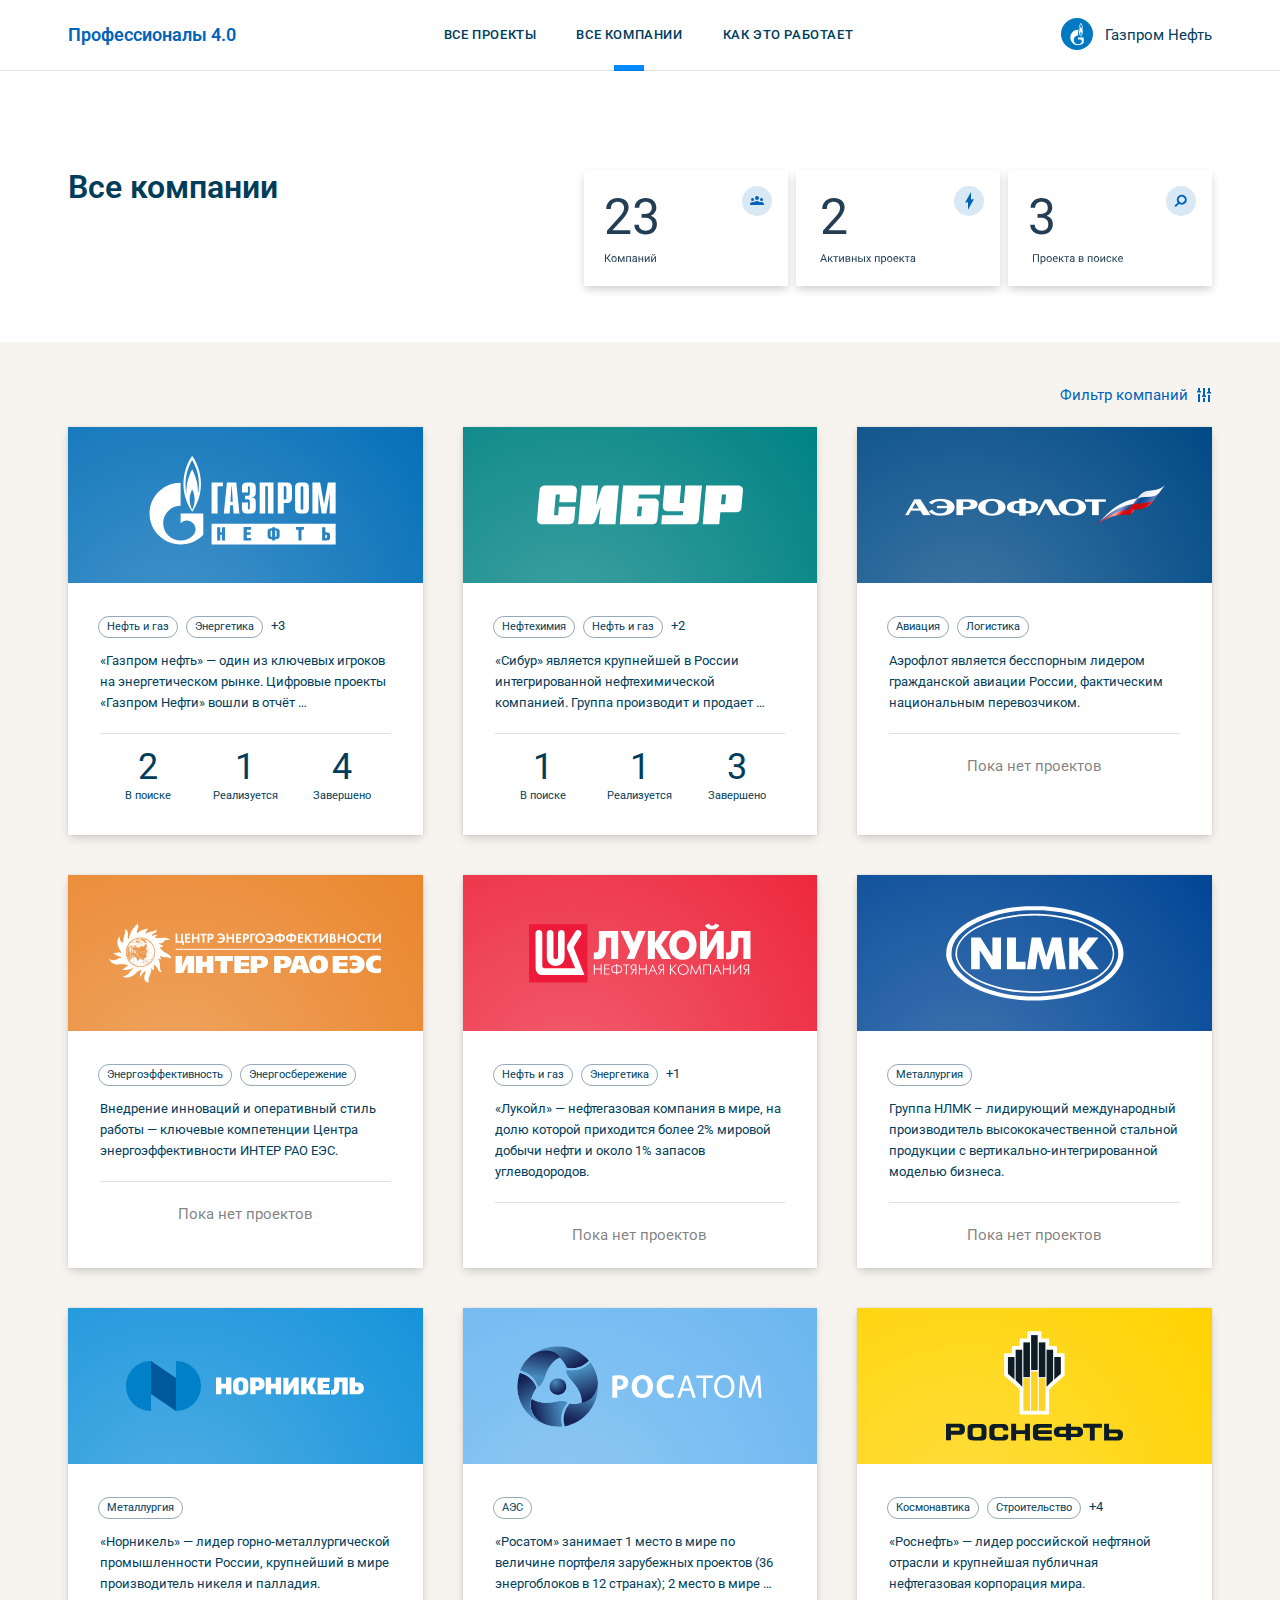
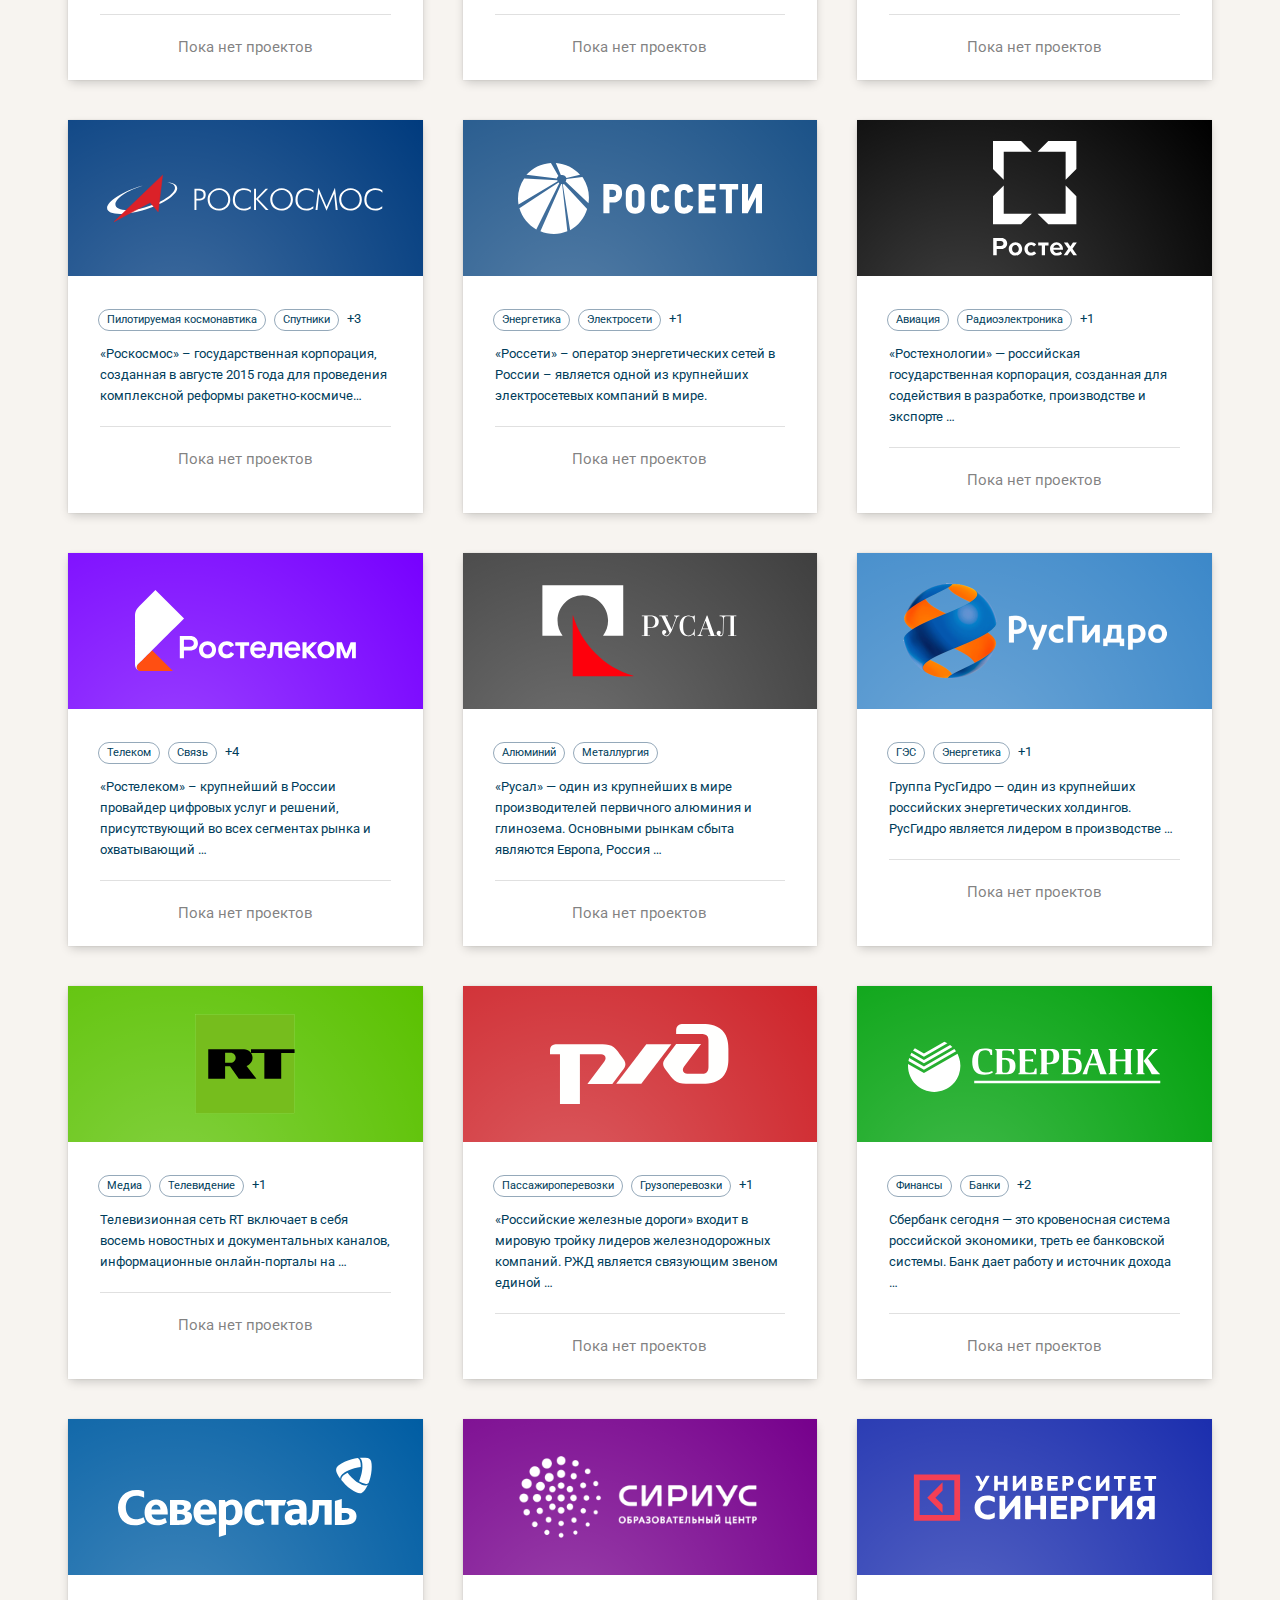
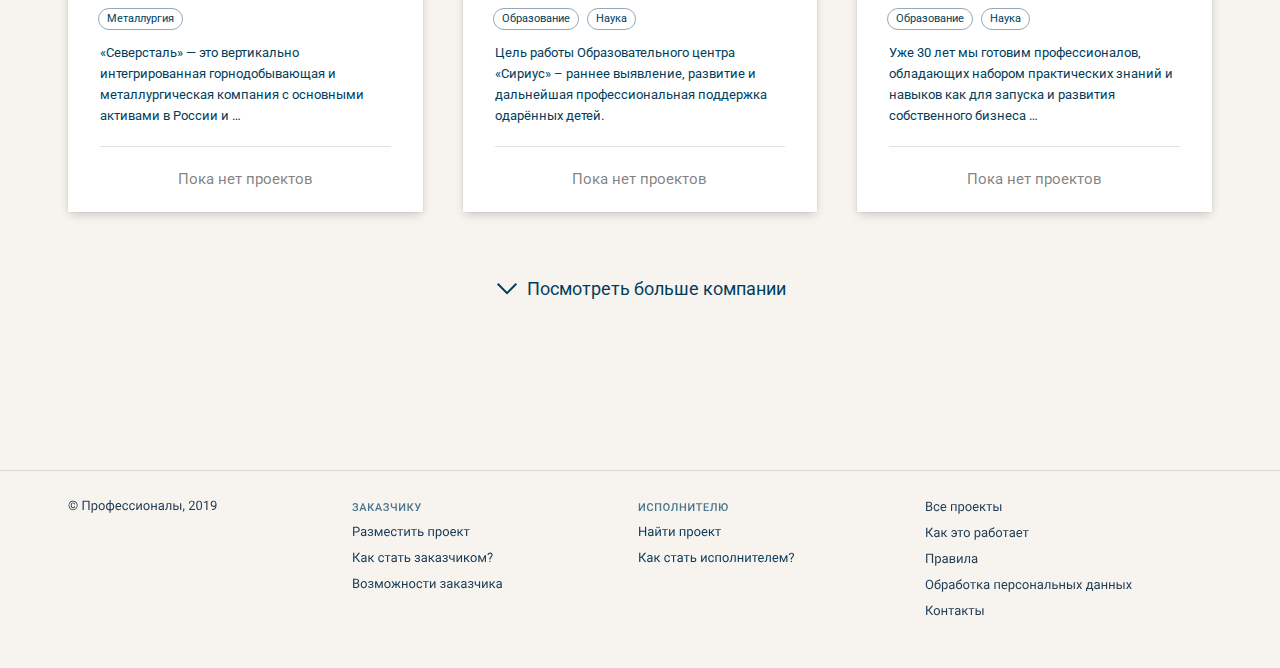
<file: gpn-all-companies.html>
<!DOCTYPE html><html class="ua_js_no" lang="ru"><head><meta charset="utf-8"><meta http-equiv="X-UA-Compatible" content="IE=edge"><title>BEM Starter Kit</title><script>(function(e,c){e[c]=e[c].replace(/(ua_js_)no/g,"$1yes");})(document.documentElement,"className");(function(d,n){d.documentElement.className+=" ua_svg_"+(d[n]&&d[n]("http://www.w3.org/2000/svg","svg").createSVGRect?"yes":"no");})(document,"createElementNS");</script><meta name="description" content=""><meta name="viewport" content="width=device-width, initial-scale=1"><link rel="stylesheet" href="gpn-all-companies.min.css"><link rel="stylesheet" href="https://fonts.googleapis.com/css?family=Roboto:400,500,700"><script src="https://code.jquery.com/jquery-3.2.1.js"></script><link rel="shortcut icon" href="/favicon.ico"></head><body class="page page_theme_islands theme theme_color_p4 theme_space_default theme_size_p4 theme_gap_small theme_menu_default theme_breakpoint_default theme_font_roboto"><div class="tpl-layout"><div class="tpl-layout__container tpl-layout__container_size_m tpl-layout__container_align_center"><header class="header"><div class="header__logo"><a class="text text_size_l text_view_link text_weight_bold text_display_block" href="index.html" style="margin-top: -4px; text-decoration: none">Профессионалы 4.0</a></div><div class="header__menu"><a class="header__item decorator decorator_space-h_l" href="index.html"><div class="text text_size_s text_view_primary text_transform_uppercase text_weight_semibold text_spacing_xs">Все проекты</div></a><a class="header__item header__item_active decorator decorator_space-h_l" href="gpn-all-companies.html"><div class="text text_size_s text_view_primary text_transform_uppercase text_weight_semibold text_spacing_xs">Все компании</div></a><div class="header__item decorator decorator_space-h_l"><div class="text text_size_s text_view_primary text_transform_uppercase text_weight_semibold text_spacing_xs">Как это работает</div></div></div><div class="header__lk"><div class="pt-icon-plus pt-icon-plus_vertical-align_center"><div class="pt-icon-plus__icon pt-icon-plus__icon_indent-r_s"><img class="image" style="width: 32px; height: 32px; display: block; margin-top: -2px; border-radius: 50%" src="assets/GPN.svg"></div><div class="pt-icon-plus__block" style="margin-top: -2px"><a class="text text_size_m text_view_primary" href="profile.html" style="text-decoration: none">Газпром Нефть</a></div></div><div class="pt-list header__account decorator decorator_indent-t_m"><a class="pt-list__item pt-list__item_space-v_xs" style="display: block" href="gpn-all-projects.html"><div class="text text_size_m text_view_primary">Все проекты компании</div></a><div class="pt-list__item pt-list__item_space-v_xs"><div class="text text_size_m text_view_primary">Команда</div></div><div class="pt-list__item pt-list__item_space-v_xs"><div class="text text_size_m text_view_primary">Настройки аккаунта</div></div><a class="pt-list__item pt-list__item_space-v_m pt-list__item_indent-t_s pt-list__item_border_top" href="all-companies.html" style="display: block; text-decoration: none"><div class="text text_size_xs text_view_secondary text_transform_uppercase text_weight_semibold text_spacing_xs">Сменить пользователя</div></a></div></div></header></div><div class="section decorator decorator_space-t_xxxxxxl decorator_space-b_xxxl"><div class="tpl-layout__container tpl-layout__container_size_m tpl-layout__container_align_center" style="display: flex; justify-content: space-between"><div class="text text_size_xxxl text_weight_bold text_view_primary decorator decorator_indent-b_xxl">Все компании</div><div style="margin-right: -8px"><svg xmlns="http://www.w3.org/2000/svg" xmlns:xlink="http://www.w3.org/1999/xlink" width="644" height="132"><defs><path id="b" d="M0 0h204v116H0z"/><filter id="a" width="113.7%" height="124.1%" x="-6.9%" y="-8.6%" filterUnits="objectBoundingBox"><feMorphology in="SourceAlpha" radius="1" result="shadowSpreadOuter1"/><feOffset dy="4" in="shadowSpreadOuter1" result="shadowOffsetOuter1"/><feGaussianBlur in="shadowOffsetOuter1" result="shadowBlurOuter1" stdDeviation="5"/><feColorMatrix in="shadowBlurOuter1" values="0 0 0 0 0 0 0 0 0 0 0 0 0 0 0 0 0 0 0.2 0"/></filter><path id="d" d="M212 0h204v116H212z"/><filter id="c" width="113.7%" height="124.1%" x="-6.9%" y="-8.6%" filterUnits="objectBoundingBox"><feMorphology in="SourceAlpha" radius="1" result="shadowSpreadOuter1"/><feOffset dy="4" in="shadowSpreadOuter1" result="shadowOffsetOuter1"/><feGaussianBlur in="shadowOffsetOuter1" result="shadowBlurOuter1" stdDeviation="5"/><feColorMatrix in="shadowBlurOuter1" values="0 0 0 0 0 0 0 0 0 0 0 0 0 0 0 0 0 0 0.2 0"/></filter><path id="f" d="M424 0h204v116H424z"/><filter id="e" width="113.7%" height="124.1%" x="-6.9%" y="-8.6%" filterUnits="objectBoundingBox"><feMorphology in="SourceAlpha" radius="1" result="shadowSpreadOuter1"/><feOffset dy="4" in="shadowSpreadOuter1" result="shadowOffsetOuter1"/><feGaussianBlur in="shadowOffsetOuter1" result="shadowBlurOuter1" stdDeviation="5"/><feColorMatrix in="shadowBlurOuter1" values="0 0 0 0 0 0 0 0 0 0 0 0 0 0 0 0 0 0 0.2 0"/></filter></defs><g fill="none" fill-rule="evenodd"><g fill-rule="nonzero" transform="translate(8 4)"><use fill="#000" filter="url(#a)" xlink:href="#b"/><use fill="#FFF" xlink:href="#b"/></g><g fill-rule="nonzero" transform="translate(8 4)"><use fill="#000" filter="url(#c)" xlink:href="#d"/><use fill="#FFF" xlink:href="#d"/></g><path fill="#223D54" d="M54.25 68h-23.3v-3.25l12.3-13.67a29.23 29.23 0 0 0 3.78-5.04 8.41 8.41 0 0 0 1.04-4.02c0-1.85-.56-3.37-1.69-4.56a5.89 5.89 0 0 0-4.49-1.78c-2.24 0-3.99.63-5.24 1.91-1.24 1.28-1.86 3.06-1.86 5.34h-4.52c0-3.27 1.05-5.92 3.16-7.94 2.11-2.02 4.93-3.03 8.46-3.03 3.3 0 5.92.87 7.84 2.6 1.92 1.74 2.88 4.05 2.88 6.93 0 3.5-2.23 7.66-6.69 12.5L36.4 64.3h17.85V68zM65.6 48.03H69c2.12-.03 3.8-.6 5.02-1.69a5.63 5.63 0 0 0 1.83-4.41c0-4.17-2.07-6.25-6.22-6.25-1.96 0-3.52.55-4.68 1.67a5.85 5.85 0 0 0-1.74 4.43h-4.52a9.07 9.07 0 0 1 3.09-7.02c2.06-1.86 4.67-2.8 7.85-2.8 3.35 0 5.98.9 7.88 2.67 1.9 1.77 2.86 4.24 2.86 7.4a7.8 7.8 0 0 1-1.5 4.49 9.07 9.07 0 0 1-4.1 3.24 8.74 8.74 0 0 1 4.54 3.08 8.54 8.54 0 0 1 1.6 5.25c0 3.19-1.05 5.72-3.13 7.6-2.08 1.86-4.8 2.8-8.13 2.8-3.34 0-6.05-.9-8.14-2.71a8.99 8.99 0 0 1-3.14-7.15h4.54c0 1.87.61 3.36 1.83 4.49 1.22 1.12 2.86 1.68 4.91 1.68 2.18 0 3.85-.57 5-1.7 1.16-1.15 1.74-2.78 1.74-4.91 0-2.07-.64-3.66-1.9-4.77-1.28-1.1-3.1-1.67-5.5-1.7h-3.4v-3.7zM270.25 68h-23.3v-3.25l12.3-13.67a29.23 29.23 0 0 0 3.78-5.04 8.41 8.41 0 0 0 1.04-4.02c0-1.85-.56-3.37-1.69-4.56a5.89 5.89 0 0 0-4.49-1.78c-2.24 0-3.99.63-5.24 1.91-1.24 1.28-1.86 3.06-1.86 5.34h-4.52c0-3.27 1.05-5.92 3.16-7.94 2.11-2.02 4.93-3.03 8.46-3.03 3.3 0 5.92.87 7.84 2.6 1.92 1.74 2.88 4.05 2.88 6.93 0 3.5-2.23 7.66-6.69 12.5L252.4 64.3h17.85V68zM30.94 92.49h-.95V96h-1.03v-7.82h1.03v3.45h.8l2.74-3.45h1.28l-2.99 3.8L35.03 96h-1.26l-2.83-3.51zm4.47.55c0-.57.11-1.08.34-1.54a2.5 2.5 0 0 1 2.3-1.42c.8 0 1.43.27 1.92.82.49.55.73 1.28.73 2.19v.07c0 .56-.1 1.07-.32 1.52a2.47 2.47 0 0 1-2.32 1.43c-.79 0-1.43-.28-1.91-.82a3.15 3.15 0 0 1-.74-2.18v-.07zm1 .12c0 .64.15 1.16.45 1.55.3.4.7.59 1.2.59s.9-.2 1.2-.6c.3-.4.45-.95.45-1.66 0-.64-.15-1.15-.45-1.55-.3-.4-.7-.6-1.21-.6-.5 0-.89.2-1.19.6-.3.38-.45.94-.45 1.67zm8.88 1.52l1.98-4.5h1.24V96h-1v-4.23L45.65 96h-.69l-1.92-4.32V96h-.99v-5.81h1.29l1.96 4.5zM54.86 96h-1v-4.99H51.2V96h-1v-5.81h4.67V96zm5.18 0c-.05-.11-.1-.32-.14-.61-.46.48-1 .72-1.65.72-.57 0-1.04-.16-1.41-.49a1.57 1.57 0 0 1-.55-1.23c0-.6.23-1.08.69-1.41.46-.34 1.1-.5 1.94-.5h.97v-.46c0-.35-.1-.62-.31-.83-.21-.2-.52-.3-.92-.3-.36 0-.65.08-.9.26-.23.18-.35.4-.35.65h-1c0-.29.1-.57.3-.84.21-.27.5-.49.84-.64.36-.16.74-.24 1.17-.24.67 0 1.2.17 1.57.5.38.34.58.8.6 1.39v2.67c0 .53.06.96.2 1.27V96h-1.05zm-1.64-.76c.3 0 .6-.08.88-.24.28-.16.48-.37.6-.63v-1.19h-.77c-1.22 0-1.83.36-1.83 1.07 0 .31.1.55.31.73.21.17.48.26.8.26zm8.79.76h-1v-2.48h-2.67V96h-1v-5.81h1v2.52h2.67v-2.52h1V96zm5.35-5.81h1V96h-1v-4.24L69.86 96h-1v-5.81h1v4.24l2.68-4.24zm6.35 0h1V96h-1v-4.24L76.21 96h-1v-5.81h1v4.24l2.68-4.24zm.27-2.12c0 .44-.15.78-.44 1.05-.3.26-.69.4-1.17.4s-.86-.14-1.16-.4c-.3-.27-.45-.62-.45-1.05h.81c0 .25.07.45.2.59.14.14.34.21.6.21a.8.8 0 0 0 .6-.2.8.8 0 0 0 .2-.6h.81zm170.07 5.89h-3.28l-.74 2.04h-1.06l2.99-7.82h.9l3 7.82h-1.07l-.74-2.04zm-2.97-.85h2.66l-1.33-3.66-1.33 3.66zm7.48.41H253V96h-1v-5.81h1v2.46h.65l1.96-2.46h1.2l-2.3 2.8 2.5 3.01h-1.27l-2.01-2.48zm8.45-2.53h-1.95V96h-1v-5h-1.9v-.81h4.85v.8zm4.72-.8h1V96h-1v-4.24L264.23 96h-1v-5.81h1v4.24l2.68-4.24zM269.6 96v-5.81h2.27c.77 0 1.37.13 1.78.4.41.27.62.67.62 1.2 0 .26-.08.5-.24.72-.16.22-.4.38-.72.5.36.08.64.24.85.48.21.24.32.53.32.86 0 .53-.2.94-.59 1.23-.39.28-.94.42-1.66.42h-2.63zm1-2.55v1.75h1.64c.42 0 .73-.08.93-.23.2-.16.31-.37.31-.65 0-.58-.42-.87-1.28-.87h-1.6zm0-.8h1.28c.93 0 1.4-.27 1.4-.81 0-.55-.44-.83-1.32-.85h-1.36v1.66zm9.94 3.35h-.99v-2.48h-2.67V96h-1v-5.81h1v2.52h2.67v-2.52h1V96zm2.68-3.8h1.51c.66 0 1.18.17 1.57.5.38.34.57.8.57 1.38 0 .58-.2 1.04-.59 1.4-.4.34-.92.52-1.59.52h-2.46v-5.81h1v2zm5.72 3.8h-1v-5.81h1V96zm-5.72-3v2.19h1.48c.37 0 .66-.1.87-.29.2-.19.3-.45.3-.79 0-.32-.1-.58-.3-.79-.2-.2-.47-.31-.83-.32h-1.52zm9.4-.69l1.3-2.12h1.16l-1.9 2.87 1.96 2.94h-1.15l-1.34-2.18-1.35 2.18h-1.15l1.96-2.94-1.9-2.87h1.15l1.27 2.12zM303.6 96h-1v-4.99h-2.67V96h-1v-5.81h4.67V96zm6.5-2.84c0 .88-.2 1.6-.6 2.14-.41.54-.96.8-1.65.8-.7 0-1.26-.22-1.66-.66v2.8h-1v-8.05h.91l.05.64c.4-.5.97-.75 1.69-.75.7 0 1.25.26 1.65.8.4.52.61 1.25.61 2.19v.09zm-1-.11c0-.66-.13-1.18-.41-1.56a1.35 1.35 0 0 0-1.15-.57c-.6 0-1.05.27-1.35.8v2.78c.3.53.75.8 1.36.8.48 0 .86-.2 1.14-.57.28-.38.42-.94.42-1.68zm2 0c0-.58.11-1.1.34-1.55a2.5 2.5 0 0 1 2.3-1.42c.79 0 1.43.27 1.92.82.49.55.73 1.28.73 2.19v.07c0 .56-.1 1.07-.32 1.52a2.47 2.47 0 0 1-2.32 1.43c-.79 0-1.43-.28-1.92-.82a3.15 3.15 0 0 1-.73-2.18v-.07zm1 .1c0 .65.15 1.17.45 1.56.3.4.7.59 1.2.59s.9-.2 1.2-.6c.3-.4.45-.95.45-1.66 0-.64-.15-1.15-.46-1.55-.3-.4-.7-.6-1.2-.6s-.89.2-1.19.6c-.3.38-.45.94-.45 1.67zm7.95 2.96c-.79 0-1.43-.26-1.92-.78-.5-.52-.74-1.2-.74-2.07v-.19c0-.57.1-1.09.33-1.54.22-.45.52-.8.92-1.06s.82-.39 1.29-.39c.75 0 1.34.25 1.76.75.42.5.63 1.2.63 2.14v.4h-3.94c.01.58.18 1.04.5 1.4.32.35.73.53 1.22.53.35 0 .65-.08.9-.22.24-.14.45-.33.63-.57l.61.47a2.44 2.44 0 0 1-2.2 1.13zm-.12-5.21c-.4 0-.74.14-1.01.44-.28.29-.44.7-.5 1.22h2.9v-.07a1.9 1.9 0 0 0-.4-1.18 1.25 1.25 0 0 0-1-.41zm5.35 2.62h-.73V96h-1v-5.81h1v2.46h.65l1.96-2.46h1.2l-2.3 2.8 2.5 3.01h-1.27l-2.01-2.48zm8.44-2.53h-1.95V96h-.99v-5h-1.91v-.81h4.85v.8zM338.2 96c-.05-.11-.1-.32-.14-.61-.46.48-1.01.72-1.65.72-.57 0-1.04-.16-1.41-.49a1.57 1.57 0 0 1-.55-1.23c0-.6.23-1.08.69-1.41.46-.34 1.1-.5 1.94-.5h.97v-.46c0-.35-.1-.62-.31-.83-.21-.2-.52-.3-.92-.3-.36 0-.65.08-.9.26-.23.18-.35.4-.35.65h-1c0-.29.1-.57.3-.84.21-.27.5-.49.84-.64.36-.16.74-.24 1.17-.24.67 0 1.19.17 1.57.5.38.34.58.8.6 1.39v2.67c0 .53.06.96.2 1.27V96h-1.05zm-1.65-.76c.32 0 .61-.08.89-.24.28-.16.48-.37.6-.63v-1.19h-.77c-1.22 0-1.83.36-1.83 1.07 0 .31.1.55.31.73.21.17.48.26.8.26z"/><g fill-rule="nonzero" transform="translate(8 4)"><use fill="#000" filter="url(#e)" xlink:href="#f"/><use fill="#FFF" xlink:href="#f"/></g><path fill="#223D54" d="M461.52 48.03h3.4c2.13-.03 3.8-.6 5.02-1.69a5.63 5.63 0 0 0 1.84-4.41c0-4.17-2.08-6.25-6.23-6.25-1.95 0-3.51.55-4.68 1.67a5.85 5.85 0 0 0-1.74 4.43h-4.52a9.07 9.07 0 0 1 3.1-7.02c2.05-1.86 4.67-2.8 7.84-2.8 3.35 0 5.98.9 7.89 2.67 1.9 1.77 2.85 4.24 2.85 7.4a7.8 7.8 0 0 1-1.5 4.49 9.07 9.07 0 0 1-4.09 3.24 8.74 8.74 0 0 1 4.53 3.08 8.54 8.54 0 0 1 1.6 5.25c0 3.19-1.04 5.72-3.13 7.6-2.08 1.86-4.79 2.8-8.13 2.8-3.33 0-6.05-.9-8.14-2.71a8.99 8.99 0 0 1-3.14-7.15h4.55c0 1.87.6 3.36 1.83 4.49 1.22 1.12 2.85 1.68 4.9 1.68 2.19 0 3.85-.57 5-1.7 1.16-1.15 1.74-2.78 1.74-4.91 0-2.07-.63-3.66-1.9-4.77-1.27-1.1-3.1-1.67-5.5-1.7h-3.39v-3.7zM462.88 96h-1.04v-6.97H458V96h-1.03v-7.82h5.92V96zm6.63-2.84c0 .88-.2 1.6-.6 2.14-.41.54-.96.8-1.65.8-.7 0-1.26-.22-1.67-.66v2.8h-1v-8.05h.92l.05.64c.4-.5.96-.75 1.68-.75.7 0 1.25.26 1.66.8.4.52.6 1.25.6 2.19v.09zm-1-.11c0-.66-.13-1.18-.41-1.56a1.35 1.35 0 0 0-1.15-.57c-.6 0-1.06.27-1.36.8v2.78c.3.53.75.8 1.37.8.47 0 .85-.2 1.13-.57.28-.38.42-.94.42-1.68zm2 0c0-.58.1-1.1.33-1.55a2.5 2.5 0 0 1 2.3-1.42c.8 0 1.44.27 1.92.82.5.55.74 1.28.74 2.19v.07c0 .56-.11 1.07-.33 1.52a2.47 2.47 0 0 1-2.31 1.43c-.8 0-1.43-.28-1.92-.82a3.15 3.15 0 0 1-.73-2.18v-.07zm1 .1c0 .65.15 1.17.44 1.56.3.4.7.59 1.2.59.51 0 .91-.2 1.2-.6.3-.4.45-.95.45-1.66 0-.64-.15-1.15-.45-1.55-.3-.4-.7-.6-1.2-.6s-.9.2-1.2.6c-.3.38-.44.94-.44 1.67zm7.95 2.96c-.8 0-1.43-.26-1.93-.78s-.74-1.2-.74-2.07v-.19c0-.57.11-1.09.33-1.54.22-.45.53-.8.93-1.06s.82-.39 1.28-.39c.76 0 1.34.25 1.76.75.42.5.63 1.2.63 2.14v.4h-3.93c0 .58.18 1.04.5 1.4.32.35.73.53 1.22.53.35 0 .65-.08.9-.22.23-.14.45-.33.63-.57l.6.47a2.44 2.44 0 0 1-2.18 1.13zm-.13-5.21c-.4 0-.74.14-1 .44-.28.29-.45.7-.51 1.22h2.9v-.07a1.9 1.9 0 0 0-.4-1.18 1.25 1.25 0 0 0-.99-.41zm5.35 2.62h-.72V96h-1v-5.81h1v2.46h.65l1.95-2.46h1.2l-2.3 2.8 2.5 3.01h-1.26l-2.02-2.48zm8.45-2.53h-1.95V96h-1v-5h-1.9v-.81h4.85v.8zM497.6 96c-.06-.11-.1-.32-.14-.61-.46.48-1.01.72-1.65.72-.58 0-1.05-.16-1.41-.49a1.57 1.57 0 0 1-.56-1.23c0-.6.23-1.08.7-1.41.46-.34 1.1-.5 1.94-.5h.96v-.46c0-.35-.1-.62-.3-.83-.22-.2-.52-.3-.93-.3-.35 0-.65.08-.89.26s-.36.4-.36.65h-1c0-.29.1-.57.31-.84.2-.27.49-.49.84-.64.35-.16.74-.24 1.16-.24.67 0 1.2.17 1.58.5.38.34.57.8.59 1.39v2.67c0 .53.07.96.2 1.27V96h-1.04zm-1.65-.76c.31 0 .6-.08.89-.24.28-.16.48-.37.6-.63v-1.19h-.78c-1.21 0-1.82.36-1.82 1.07 0 .31.1.55.31.73.2.17.47.26.8.26zm6.86.76v-5.81h2.27c.77 0 1.36.13 1.78.4.41.27.62.67.62 1.2 0 .26-.08.5-.25.72-.16.22-.4.38-.7.5.34.08.62.24.84.48.21.24.32.53.32.86 0 .53-.2.94-.6 1.23-.38.28-.94.42-1.65.42h-2.63zm1-2.55v1.75h1.64c.41 0 .72-.08.93-.23.2-.16.3-.37.3-.65 0-.58-.42-.87-1.27-.87h-1.6zm0-.8h1.28c.93 0 1.4-.27 1.4-.81 0-.55-.45-.83-1.33-.85h-1.36v1.66zM516.47 96h-1v-4.99h-2.67V96h-1v-5.81h4.67V96zm1.33-2.96c0-.57.11-1.08.34-1.54a2.5 2.5 0 0 1 2.3-1.42c.79 0 1.43.27 1.92.82.49.55.73 1.28.73 2.19v.07c0 .56-.1 1.07-.32 1.52a2.47 2.47 0 0 1-2.32 1.43c-.79 0-1.43-.28-1.92-.82a3.15 3.15 0 0 1-.73-2.18v-.07zm1 .12c0 .64.15 1.16.45 1.55.3.4.7.59 1.2.59s.9-.2 1.2-.6c.3-.4.45-.95.45-1.66 0-.64-.15-1.15-.46-1.55-.3-.4-.7-.6-1.2-.6s-.89.2-1.19.6c-.3.38-.45.94-.45 1.67zm9.3-2.97h1V96h-1v-4.24L525.43 96h-1v-5.81h1v4.24l2.68-4.24zm4.92 5.1c.35 0 .66-.1.93-.32.26-.21.4-.48.44-.8h.94a1.8 1.8 0 0 1-.35.95 2.44 2.44 0 0 1-1.97.99 2.4 2.4 0 0 1-1.88-.8 3.16 3.16 0 0 1-.7-2.16v-.17c0-.56.1-1.07.31-1.5a2.37 2.37 0 0 1 2.27-1.4c.65 0 1.2.2 1.63.59.43.39.66.9.69 1.52h-.94a1.37 1.37 0 0 0-.43-.93 1.33 1.33 0 0 0-.95-.36c-.5 0-.9.18-1.17.54-.28.37-.42.9-.42 1.58v.19c0 .67.14 1.18.42 1.54.27.37.66.55 1.18.55zm5.23-1.77h-.72V96h-1v-5.81h1v2.46h.65l1.95-2.46h1.2l-2.3 2.8 2.5 3.01h-1.26l-2.02-2.48zm6.46 2.59c-.79 0-1.43-.26-1.92-.78-.5-.52-.74-1.2-.74-2.07v-.19c0-.57.1-1.09.33-1.54.22-.45.52-.8.92-1.06s.82-.39 1.29-.39c.75 0 1.34.25 1.76.75.42.5.63 1.2.63 2.14v.4h-3.94c.01.58.18 1.04.5 1.4.32.35.73.53 1.22.53.35 0 .65-.08.9-.22.24-.14.45-.33.63-.57l.61.47a2.44 2.44 0 0 1-2.19 1.13zm-.12-5.21c-.4 0-.74.14-1.01.44-.28.29-.44.7-.5 1.22h2.9v-.07a1.9 1.9 0 0 0-.4-1.18 1.25 1.25 0 0 0-1-.41z"/><g fill="#0063BA" fill-rule="nonzero" transform="translate(166 20)"><circle cx="15" cy="15" r="15" opacity=".15"/><path d="M11 19H8c0-1.66.57-3 2.5-3 .55 0 1.08.11 1.54.3a3.99 3.99 0 0 1 5.92 0c.46-.19.99-.3 1.54-.3 1.93 0 2.5 1.34 2.5 3H11zm4-5a2 2 0 1 1 0-4 2 2 0 0 1 0 4zm4.5 1a1.5 1.5 0 1 1 0-3 1.5 1.5 0 0 1 0 3zm-9 0a1.5 1.5 0 1 1 0-3 1.5 1.5 0 0 1 0 3z"/></g><g fill="#0063BA" fill-rule="nonzero" transform="translate(378 20)"><circle cx="15" cy="15" r="15" opacity=".15"/><path d="M17 6v9.6l-6 1.2z"/><path d="M14 23.8v-9.6l6-1.2z"/></g><g fill-rule="nonzero" transform="translate(590 20)"><circle cx="15" cy="15" r="15" fill="#0063BA" opacity=".15"/><g stroke="#0063BA" stroke-width="2" transform="rotate(45 -.4 22.46)"><circle cx="4.86" cy="4.86" r="4"/><path stroke-linecap="square" d="M4.86 8.86v4.4"/></g></g></g></svg></div></div></div><div class="section section_view_gray decorator decorator_space-t_xxxl decorator_space-b_xxxxxxl"><div class="tpl-layout__container tpl-layout__container_size_m tpl-layout__container_align_center"><div class="pt-icon-plus pt-icon-plus_vertical-align_center decorator decorator_indent-b_l" style="justify-content: flex-end"><div class="pt-icon-plus__block"><div class="text text_size_m text_view_link">Фильтр компаний</div></div><span class="icon icon_name_filter icon_view_brand icon_size_s pt-icon-plus__icon pt-icon-plus__icon_indent-l_xs"><svg xmlns="http://www.w3.org/2000/svg" width="16" height="16"><path fill-rule="evenodd" d="M14 5h1v1.5h-4V5h1V1h2v4zM9 8.5h1V10H6V8.5h1V1h2v7.5zM4 4h1v1.5H1V4h1V1h2v3zm10 4v7h-2V8h2zm-5 3v4H7v-4h2zM4 7v8H2V7h2z"/></svg></span></div><div class="tpl-grid tpl-grid_col-gap_two-thirds tpl-grid_row-gap_two-thirds tpl-grid_s-ratio_1-1-1"><a class="company"><div class="company__header" style="background: #0670B8"><img class="image company__logo" style="position: relative; top: -5px; left: -3px" src="assets/logos/gpn2.svg"></div><div class="company__content"><div class="tag tag_size_xs decorator decorator_indent-r_xs" style="margin-left: -2px">Нефть и газ</div><div class="tag tag_size_xs decorator decorator_indent-r_xs">Энергетика</div><div class="text text_size_s text_view_ghost text_display_inline-block">+3</div><div class="text text_size_s text_view_primary company__desc">«Газпром нефть» — один из ключевых игроков на энергетическом рынке. Цифровые проекты «Газпром Нефти» вошли в отчёт … </div><div class="tpl-grid tpl-grid_s-ratio_1-1-1 decorator decorator_space-v_s company__stats"><div><div class="text text_size_xxxl text_view_primary">2</div><div class="text text_size_xs text_view_primary">В поиске</div></div><div><div class="text text_size_xxxl text_view_primary">1</div><div class="text text_size_xs text_view_primary">Реализуется</div></div><div><div class="text text_size_xxxl text_view_primary">4</div><div class="text text_size_xs text_view_primary">Завершено</div></div></div></div></a><a class="company"><div class="company__header" style="background: #008283"><img class="image company__logo" src="assets/logos/sibur.svg"></div><div class="company__content"><div class="tag tag_size_xs decorator decorator_indent-r_xs" style="margin-left: -2px">Нефтехимия</div><div class="tag tag_size_xs decorator decorator_indent-r_xs">Нефть и газ</div><div class="text text_size_s text_view_ghost text_display_inline-block">+2</div><div class="text text_size_s text_view_primary company__desc">«Сибур» является крупнейшей в России интегрированной нефтехимической компанией. Группа производит и продает …</div><div class="tpl-grid tpl-grid_s-ratio_1-1-1 decorator decorator_space-v_s company__stats"><div><div class="text text_size_xxxl text_view_primary">1</div><div class="text text_size_xs text_view_primary">В поиске</div></div><div><div class="text text_size_xxxl text_view_primary">1</div><div class="text text_size_xs text_view_primary">Реализуется</div></div><div><div class="text text_size_xxxl text_view_primary">3</div><div class="text text_size_xs text_view_primary">Завершено</div></div></div></div></a><a class="company"><div class="company__header" style="background: #004A86"><img class="image company__logo" style="height: 40px" src="assets/logos/aeroflot.png"></div><div class="company__content"><div class="tag tag_size_xs decorator decorator_indent-r_xs" style="margin-left: -2px">Авиация</div><div class="tag tag_size_xs decorator decorator_indent-r_xs">Логистика</div><div class="text text_size_s text_view_primary company__desc">Аэрофлот является бесспорным лидером гражданской авиации России, фактическим национальным перевозчиком.</div><div class="text text_size_m text_view_secondary text_align_center decorator decorator_indent-t_l">Пока нет проектов</div></div></a><a class="company"><div class="company__header" style="background: #EA862D"><img class="image company__logo" src="assets/logos/interrao.svg"></div><div class="company__content"><div class="tag tag_size_xs decorator decorator_indent-r_xs" style="margin-left: -2px">Энергоэффективность</div><div class="tag tag_size_xs decorator decorator_indent-r_xs">Энергосбережение</div><div class="text text_size_s text_view_primary company__desc">Внедрение инноваций и оперативный стиль работы — ключевые компетенции Центра энергоэффективности ИНТЕР РАО ЕЭС.</div><div class="text text_size_m text_view_secondary text_align_center decorator decorator_indent-t_l">Пока нет проектов</div></div></a><a class="company"><div class="company__header" style="background: #ED283E"><img class="image company__logo" src="assets/logos/lukoil.svg"></div><div class="company__content"><div class="tag tag_size_xs decorator decorator_indent-r_xs" style="margin-left: -2px">Нефть и газ</div><div class="tag tag_size_xs decorator decorator_indent-r_xs">Энергетика</div><div class="text text_size_s text_view_ghost text_display_inline-block">+1</div><div class="text text_size_s text_view_primary company__desc">«Лукойл» — нефтегазовая компания в мире, на долю которой приходится более 2% мировой добычи нефти и около 1% запасов углеводородов.</div><div class="text text_size_m text_view_secondary text_align_center decorator decorator_indent-t_l">Пока нет проектов</div></div></a><a class="company"><div class="company__header" style="background: #004696"><img class="image company__logo" src="assets/logos/nmlk.svg"></div><div class="company__content"><div class="tag tag_size_xs decorator decorator_indent-r_xs" style="margin-left: -2px">Металлургия</div><div class="text text_size_s text_view_primary company__desc">Группа НЛМК – лидирующий международный производитель высококачественной стальной продукции с вертикально-интегрированной моделью бизнеса.</div><div class="text text_size_m text_view_secondary text_align_center decorator decorator_indent-t_l">Пока нет проектов</div></div></a><a class="company"><div class="company__header" style="background: #1693DB"><img class="image company__logo" src="assets/logos/nornickel.svg"></div><div class="company__content"><div class="tag tag_size_xs decorator decorator_indent-r_xs" style="margin-left: -2px">Металлургия</div><div class="text text_size_s text_view_primary company__desc">«Норникель» — лидер горно-металлургической промышленности России, крупнейший в мире производитель никеля и палладия.</div><div class="text text_size_m text_view_secondary text_align_center decorator decorator_indent-t_l">Пока нет проектов</div></div></a><a class="company"><div class="company__header" style="background: #6ab6f0"><img class="image company__logo" style="max-height: 110px" src="assets/logos/rosatom.svg"></div><div class="company__content"><div class="tag tag_size_xs decorator decorator_indent-r_xs" style="margin-left: -2px">АЭС</div><div class="text text_size_s text_view_primary company__desc">«Росатом» занимает 1 место в мире по величине портфеля зарубежных проектов (36 энергоблоков в 12 странах); 2 место в мире …</div><div class="text text_size_m text_view_secondary text_align_center decorator decorator_indent-t_l">Пока нет проектов</div></div></a><a class="company"><div class="company__header" style="background: #FFD300"><img class="image company__logo" style="max-height: 110px" src="assets/logos/rosneft.svg"></div><div class="company__content"><div class="tag tag_size_xs decorator decorator_indent-r_xs" style="margin-left: -2px">Космонавтика</div><div class="tag tag_size_xs decorator decorator_indent-r_xs">Строительство</div><div class="text text_size_s text_view_ghost text_display_inline-block">+4</div><div class="text text_size_s text_view_primary company__desc">«Роснефть» — лидер российской нефтяной отрасли и крупнейшая публичная нефтегазовая корпорация мира.</div><div class="text text_size_m text_view_secondary text_align_center decorator decorator_indent-t_l">Пока нет проектов</div></div></a><a class="company"><div class="company__header" style="background: #003B7E"><img class="image company__logo" src="assets/logos/roskosmos.svg"></div><div class="company__content"><div class="tag tag_size_xs decorator decorator_indent-r_xs" style="margin-left: -2px">Пилотируемая космонавтика</div><div class="tag tag_size_xs decorator decorator_indent-r_xs">Спутники</div><div class="text text_size_s text_view_ghost text_display_inline-block">+3</div><div class="text text_size_s text_view_primary company__desc">«Роскосмос» – государственная корпорация, созданная в августе 2015 года для проведения комплексной реформы ракетно-космиче…</div><div class="text text_size_m text_view_secondary text_align_center decorator decorator_indent-t_l">Пока нет проектов</div></div></a><a class="company"><div class="company__header" style="background: #1B5288"><img class="image company__logo" src="assets/logos/rosseti.svg"></div><div class="company__content"><div class="tag tag_size_xs decorator decorator_indent-r_xs" style="margin-left: -2px">Энергетика</div><div class="tag tag_size_xs decorator decorator_indent-r_xs">Электросети</div><div class="text text_size_s text_view_ghost text_display_inline-block">+1</div><div class="text text_size_s text_view_primary company__desc">«Россети» – оператор энергетических сетей в России – является одной из крупнейших электросетевых компаний в мире.</div><div class="text text_size_m text_view_secondary text_align_center decorator decorator_indent-t_l">Пока нет проектов</div></div></a><a class="company"><div class="company__header" style="background: #000000"><img class="image company__logo" src="assets/logos/rostec.svg"></div><div class="company__content"><div class="tag tag_size_xs decorator decorator_indent-r_xs" style="margin-left: -2px">Авиация</div><div class="tag tag_size_xs decorator decorator_indent-r_xs">Радиоэлектроника</div><div class="text text_size_s text_view_ghost text_display_inline-block">+1</div><div class="text text_size_s text_view_primary company__desc">«Ростехнологии» — российская государственная корпорация, созданная для содействия в разработке, производстве и экспорте …</div><div class="text text_size_m text_view_secondary text_align_center decorator decorator_indent-t_l">Пока нет проектов</div></div></a><a class="company"><div class="company__header" style="background: #7700FF"><img class="image company__logo" src="assets/logos/rostelecom.svg"></div><div class="company__content"><div class="tag tag_size_xs decorator decorator_indent-r_xs" style="margin-left: -2px">Телеком</div><div class="tag tag_size_xs decorator decorator_indent-r_xs">Связь</div><div class="text text_size_s text_view_ghost text_display_inline-block">+4</div><div class="text text_size_s text_view_primary company__desc">«Ростелеком» – крупнейший в России провайдер цифровых услуг и решений, присутствующий во всех сегментах рынка и охватывающий …</div><div class="text text_size_m text_view_secondary text_align_center decorator decorator_indent-t_l">Пока нет проектов</div></div></a><a class="company"><div class="company__header" style="background: #3f3f3f"><img class="image company__logo" src="assets/logos/rusal.svg"></div><div class="company__content"><div class="tag tag_size_xs decorator decorator_indent-r_xs" style="margin-left: -2px">Алюминий</div><div class="tag tag_size_xs decorator decorator_indent-r_xs">Металлургия</div><div class="text text_size_s text_view_primary company__desc">«Русал» — один из крупнейших в мире производителей первичного алюминия и глинозема. Основными рынкам сбыта являются Европа, Россия …</div><div class="text text_size_m text_view_secondary text_align_center decorator decorator_indent-t_l">Пока нет проектов</div></div></a><a class="company"><div class="company__header" style="background: #3C88C9"><img class="image company__logo" style="max-width: 264px" src="assets/logos/rusgidro.png"></div><div class="company__content"><div class="tag tag_size_xs decorator decorator_indent-r_xs" style="margin-left: -2px">ГЭС</div><div class="tag tag_size_xs decorator decorator_indent-r_xs">Энергетика</div><div class="text text_size_s text_view_ghost text_display_inline-block">+1</div><div class="text text_size_s text_view_primary company__desc">Группа РусГидро — один из крупнейших российских энергетических холдингов. РусГидро является лидером в производстве …</div><div class="text text_size_m text_view_secondary text_align_center decorator decorator_indent-t_l">Пока нет проектов</div></div></a><a class="company"><div class="company__header" style="background: #5ac100"><img class="image company__logo" style="max-width: 100px" src="assets/logos/RT.svg"></div><div class="company__content"><div class="tag tag_size_xs decorator decorator_indent-r_xs" style="margin-left: -2px">Медиа</div><div class="tag tag_size_xs decorator decorator_indent-r_xs">Телевидение</div><div class="text text_size_s text_view_ghost text_display_inline-block">+1</div><div class="text text_size_s text_view_primary company__desc">Телевизионная сеть RT включает в себя восемь новостных и документальных каналов, информационные онлайн-порталы на …</div><div class="text text_size_m text_view_secondary text_align_center decorator decorator_indent-t_l">Пока нет проектов</div></div></a><a class="company"><div class="company__header" style="background: #CE242A"><img class="image company__logo" src="assets/logos/rzd.svg"></div><div class="company__content"><div class="tag tag_size_xs decorator decorator_indent-r_xs" style="margin-left: -2px">Пассажироперевозки</div><div class="tag tag_size_xs decorator decorator_indent-r_xs">Грузоперевозки</div><div class="text text_size_s text_view_ghost text_display_inline-block">+1</div><div class="text text_size_s text_view_primary company__desc">«Российские железные дороги» входит в мировую тройку лидеров железнодорожных компаний. РЖД является связующим звеном единой …</div><div class="text text_size_m text_view_secondary text_align_center decorator decorator_indent-t_l">Пока нет проектов</div></div></a><a class="company"><div class="company__header" style="background: #00a10c"><img class="image company__logo" style="margin-top: 5px" src="assets/logos/sberbank.svg"></div><div class="company__content"><div class="tag tag_size_xs decorator decorator_indent-r_xs" style="margin-left: -2px">Финансы</div><div class="tag tag_size_xs decorator decorator_indent-r_xs">Банки</div><div class="text text_size_s text_view_ghost text_display_inline-block">+2</div><div class="text text_size_s text_view_primary company__desc">Сбербанк сегодня — это кровеносная система российской экономики, треть ее банковской системы. Банк дает работу и источник дохода …</div><div class="text text_size_m text_view_secondary text_align_center decorator decorator_indent-t_l">Пока нет проектов</div></div></a><a class="company"><div class="company__header" style="background: #005DA3"><img class="image company__logo" src="assets/logos/severstal.svg"></div><div class="company__content"><div class="tag tag_size_xs decorator decorator_indent-r_xs" style="margin-left: -2px">Металлургия</div><div class="text text_size_s text_view_primary company__desc">«Северсталь» — это вертикально интегрированная горнодобывающая и металлургическая компания с основными активами в России и …</div><div class="text text_size_m text_view_secondary text_align_center decorator decorator_indent-t_l">Пока нет проектов</div></div></a><a class="company"><div class="company__header" style="background: #76008c"><img class="image company__logo" style="height: 82px; margin-left: -4px" src="assets/logos/sirius.png"></div><div class="company__content"><div class="tag tag_size_xs decorator decorator_indent-r_xs" style="margin-left: -2px">Образование</div><div class="tag tag_size_xs decorator decorator_indent-r_xs">Наука</div><div class="text text_size_s text_view_primary company__desc">Цель работы Образовательного центра «Сириус» – раннее выявление, развитие и дальнейшая профессиональная поддержка одарённых детей.</div><div class="text text_size_m text_view_secondary text_align_center decorator decorator_indent-t_l">Пока нет проектов</div></div></a><a class="company"><div class="company__header" style="background: #1B2EAE"><img class="image company__logo" src="assets/logos/sinergia.svg"></div><div class="company__content"><div class="tag tag_size_xs decorator decorator_indent-r_xs" style="margin-left: -2px">Образование</div><div class="tag tag_size_xs decorator decorator_indent-r_xs">Наука</div><div class="text text_size_s text_view_primary company__desc">Уже 30 лет мы готовим профессионалов, обладающих набором практических знаний и навыков как для запуска и развития собственного бизнеса …</div><div class="text text_size_m text_view_secondary text_align_center decorator decorator_indent-t_l">Пока нет проектов</div></div></a></div><div class="see-more decorator decorator_indent-t_xxl decorator_indent-b_xxxl" style="height: 80px"><div class="pt-icon-plus pt-icon-plus_vertical-align_center"><span class="icon icon_name_arrow-down icon_view_primary icon_size_m pt-icon-plus__icon pt-icon-plus__icon_indent-r_xs"><svg xmlns="http://www.w3.org/2000/svg" width="24" height="24"><path fill-rule="evenodd" d="M12.007 15.674L20.588 7 22 8.425 11.99 18.5 2 8.424l1.414-1.423z"/></svg></span><div class="pt-icon-plus__block"><div class="text text_size_l text_view_primary">Посмотреть больше компании</div></div></div></div></div></div><div class="section section_view_gray decorator decorator_space-t_xxl decorator_space-b_xxxxl"><div class="footer tpl-layout__container tpl-layout__container_size_m tpl-layout__container_align_center"><svg xmlns="http://www.w3.org/2000/svg" width="1064" height="116"><g fill="none" fill-rule="evenodd"><path fill="#223D54" d="M7.1 6.21c0 .65-.18 1.14-.55 1.48A2.2 2.2 0 0 1 5 8.2c-.66 0-1.2-.22-1.6-.67-.4-.44-.6-1.05-.6-1.82V5c0-.74.2-1.34.61-1.79.4-.44.94-.67 1.6-.67.67 0 1.19.18 1.55.52.37.35.55.84.55 1.47h-.93c0-.42-.1-.72-.3-.9-.2-.18-.5-.27-.88-.27-.4 0-.7.15-.94.44-.23.3-.34.7-.34 1.22v.72c0 .5.11.9.34 1.2.23.29.54.43.94.43.4 0 .68-.08.88-.26.2-.18.3-.48.3-.91h.92zm-5.8-.84c0 .73.18 1.4.52 2.02a3.78 3.78 0 0 0 3.26 1.99c.68 0 1.31-.18 1.89-.53A3.79 3.79 0 0 0 8.35 7.4c.34-.62.5-1.29.5-2.02 0-.72-.16-1.38-.5-2A3.78 3.78 0 0 0 5.08 1.4a3.73 3.73 0 0 0-3.27 1.97c-.33.62-.5 1.3-.5 2.01zm-.72 0c0-.85.2-1.65.6-2.38a4.44 4.44 0 0 1 6.17-1.73c.7.42 1.25 1 1.64 1.73a4.98 4.98 0 0 1 .02 4.72 4.52 4.52 0 0 1-3.93 2.42c-.83 0-1.6-.22-2.3-.65a4.52 4.52 0 0 1-1.62-1.75 4.96 4.96 0 0 1-.58-2.36zM21.56 10h-1.22V1.76h-4.56V10h-1.22V.76h7V10zm7.84-3.36c0 1.05-.24 1.89-.72 2.53a2.3 2.3 0 0 1-1.94.96c-.84 0-1.5-.27-1.97-.8v3.31h-1.18v-9.5h1.08l.05.75c.48-.59 1.15-.89 2-.89.82 0 1.48.32 1.96.94.48.62.72 1.49.72 2.6v.1zm-1.18-.13c0-.78-.16-1.39-.5-1.84A1.6 1.6 0 0 0 26.38 4c-.71 0-1.25.32-1.6.95v3.28c.35.63.89.94 1.61.94.56 0 1.01-.22 1.34-.67.34-.45.5-1.11.5-2zm2.36 0c0-.68.13-1.29.4-1.82A2.96 2.96 0 0 1 33.68 3c.94 0 1.7.33 2.27.98.58.64.87 1.5.87 2.58v.08a4.1 4.1 0 0 1-.38 1.8 2.92 2.92 0 0 1-2.74 1.69c-.93 0-1.69-.33-2.27-.97a3.72 3.72 0 0 1-.86-2.58V6.5zm1.18.13c0 .76.17 1.38.53 1.84.35.46.82.69 1.42.69s1.07-.24 1.42-.7c.35-.47.52-1.13.52-1.97 0-.75-.17-1.36-.53-1.83a1.7 1.7 0 0 0-1.43-.7c-.58 0-1.04.23-1.4.7a3.19 3.19 0 0 0-.53 1.97zm6.29.05c0-1.14.22-2.05.66-2.7A2.1 2.1 0 0 1 40.54 3c.36 0 .68.07.95.19V.25h1.17v2.98c.3-.15.65-.23 1.04-.23.78 0 1.4.33 1.84.99.44.65.66 1.6.66 2.84 0 1-.22 1.81-.66 2.4-.44.6-1.05.9-1.82.9-.41 0-.77-.06-1.06-.2v2.71H41.5v-2.7c-.28.13-.6.2-.96.2-.77 0-1.38-.3-1.82-.9a4.03 4.03 0 0 1-.66-2.45v-.1zm6.98 0a3.8 3.8 0 0 0-.44-2c-.3-.48-.7-.72-1.23-.72-.27 0-.5.04-.7.13v4.97c.2.07.43.1.71.1.53 0 .94-.2 1.23-.6.29-.41.43-1.04.43-1.88zm-5.8.14c0 .77.13 1.35.4 1.75.28.4.68.6 1.2.6.24 0 .46-.04.66-.12V4.08c-.18-.07-.4-.11-.66-.11-.51 0-.91.23-1.19.7a4.31 4.31 0 0 0-.42 2.16zm11.35 3.3a3 3 0 0 1-2.27-.92 3.4 3.4 0 0 1-.88-2.45v-.22c0-.68.13-1.29.39-1.82.26-.54.62-.96 1.1-1.26.46-.3.97-.46 1.51-.46.9 0 1.59.3 2.08.89.5.59.75 1.43.75 2.52v.5H48.6c.02.67.22 1.22.6 1.63.38.42.86.63 1.44.63.42 0 .77-.09 1.06-.26.28-.16.53-.39.75-.67l.72.56a2.88 2.88 0 0 1-2.6 1.33zm-.15-6.16c-.47 0-.87.17-1.2.52-.31.34-.51.83-.59 1.45h3.44v-.1c-.03-.59-.2-1.05-.48-1.38-.29-.33-.68-.49-1.17-.49zm6.94 5.2c.42 0 .79-.13 1.1-.38.31-.26.48-.57.52-.95h1.11c-.02.39-.16.76-.4 1.12a2.88 2.88 0 0 1-2.32 1.17c-.95 0-1.69-.32-2.24-.94a3.73 3.73 0 0 1-.83-2.56v-.2c0-.67.12-1.26.37-1.78A2.8 2.8 0 0 1 57.36 3c.77 0 1.41.24 1.92.7.51.46.79 1.06.82 1.8h-1.11c-.04-.45-.2-.82-.5-1.1-.3-.29-.68-.43-1.13-.43-.6 0-1.06.21-1.38.64-.33.43-.5 1.05-.5 1.87v.22c0 .8.17 1.4.5 1.83.32.42.78.64 1.39.64zm6.8 0c.42 0 .79-.13 1.1-.38.32-.26.49-.57.52-.95h1.11c-.02.39-.15.76-.4 1.12a2.88 2.88 0 0 1-2.32 1.17c-.94 0-1.68-.32-2.24-.94a3.73 3.73 0 0 1-.82-2.56v-.2c0-.67.12-1.26.36-1.78A2.8 2.8 0 0 1 64.17 3c.77 0 1.4.24 1.92.7.5.46.78 1.06.81 1.8h-1.1c-.04-.45-.2-.82-.51-1.1-.3-.29-.68-.43-1.12-.43-.6 0-1.06.21-1.39.64-.33.43-.49 1.05-.49 1.87v.22c0 .8.16 1.4.49 1.83.32.42.79.64 1.4.64zm8.5-6.04h1.17V10h-1.17V5l-3.17 5h-1.17V3.13h1.17v5.02l3.17-5.02zm2.75 3.37c0-.67.13-1.28.4-1.81A2.96 2.96 0 0 1 78.52 3c.94 0 1.7.33 2.27.98.58.64.87 1.5.87 2.58v.08a4.1 4.1 0 0 1-.39 1.8 2.92 2.92 0 0 1-2.73 1.69c-.94 0-1.69-.33-2.27-.97a3.72 3.72 0 0 1-.86-2.58V6.5zm1.18.14c0 .76.17 1.38.53 1.84.35.46.82.69 1.42.69s1.07-.24 1.42-.7c.35-.47.52-1.13.52-1.97 0-.75-.17-1.36-.53-1.83a1.7 1.7 0 0 0-1.43-.7c-.58 0-1.04.23-1.4.7a3.19 3.19 0 0 0-.53 1.97zM88.75 10h-1.17V7.07h-3.16V10h-1.18V3.13h1.18v2.98h3.16V3.13h1.17V10zm6.13 0a2.47 2.47 0 0 1-.17-.72c-.54.56-1.2.85-1.95.85-.68 0-1.23-.2-1.67-.58a1.86 1.86 0 0 1-.65-1.45c0-.72.27-1.27.82-1.67.54-.4 1.3-.6 2.3-.6h1.13V5.3c0-.41-.12-.74-.36-.98-.25-.25-.61-.37-1.09-.37-.42 0-.77.1-1.05.32-.29.21-.43.47-.43.77h-1.18c0-.35.12-.68.37-1 .24-.32.57-.57.99-.76.41-.18.87-.28 1.37-.28.8 0 1.41.2 1.86.6.45.4.68.94.7 1.63V8.4c0 .63.08 1.14.24 1.5V10h-1.23zm-1.95-.9c.37 0 .72-.09 1.05-.28.33-.2.57-.44.71-.74V6.67h-.92c-1.43 0-2.15.42-2.15 1.26 0 .37.12.66.36.86.25.21.56.31.95.31zm10.41-5.97V10h-1.18V4.1h-2.34l-.14 2.57a5.68 5.68 0 0 1-.59 2.54c-.32.5-.83.77-1.52.79h-.47V8.97l.34-.03c.38-.04.65-.26.82-.66.16-.4.27-1.13.31-2.2l.13-2.95h4.64zm3.17 2.37h1.78c.78 0 1.4.21 1.85.6.45.4.68.95.68 1.63a2.1 2.1 0 0 1-.7 1.65c-.47.41-1.1.62-1.88.62h-2.9V3.13h1.17V5.5zm6.76 4.5h-1.18V3.13h1.18V10zm-6.76-3.54v2.58h1.74c.44 0 .78-.11 1.02-.34.25-.22.37-.53.37-.93 0-.38-.12-.7-.36-.93a1.35 1.35 0 0 0-.98-.38h-1.8zm8.77 5.38l-.67-.46c.4-.55.6-1.12.63-1.71V8.61h1.14v.92c0 .43-.1.86-.31 1.28a3 3 0 0 1-.79 1.03zM127.02 10h-6.05v-.84l3.2-3.56c.47-.54.8-.97.98-1.31.18-.34.27-.68.27-1.04 0-.49-.15-.88-.44-1.2-.3-.3-.68-.45-1.17-.45-.58 0-1.04.16-1.36.5-.32.33-.49.79-.49 1.38h-1.17c0-.85.27-1.54.82-2.06a3.05 3.05 0 0 1 2.2-.79c.86 0 1.54.23 2.04.68.5.45.75 1.05.75 1.8 0 .9-.58 1.99-1.74 3.25l-2.48 2.68h4.64V10zm7.04-3.94c0 1.37-.23 2.4-.7 3.06-.47.67-1.2 1-2.2 1-1 0-1.72-.32-2.2-.97a5.1 5.1 0 0 1-.73-2.93V4.65c0-1.36.23-2.37.7-3.03.47-.66 1.21-.99 2.21-.99s1.73.32 2.2.96c.47.63.71 1.62.72 2.94v1.53zm-1.17-1.6c0-1-.14-1.73-.42-2.18-.28-.46-.72-.68-1.33-.68-.6 0-1.04.22-1.31.67a4.2 4.2 0 0 0-.43 2.1v1.87c0 1 .15 1.74.44 2.21.29.48.73.72 1.32.72.58 0 1-.23 1.29-.67.28-.45.43-1.16.44-2.12V4.45zm6.54 5.54h-1.18V2.17l-2.37.87V1.98L139.24.7h.19V10zm7.94-4.06c-.25.29-.54.52-.88.7-.34.18-.72.27-1.12.27-.54 0-1-.13-1.4-.4-.4-.26-.7-.63-.91-1.1-.22-.48-.33-1-.33-1.58 0-.62.12-1.17.36-1.67.23-.5.56-.87 1-1.14.43-.26.93-.39 1.5-.39.92 0 1.64.34 2.17 1.03.52.68.79 1.61.79 2.8v.33c0 1.8-.36 3.12-1.07 3.94-.7.83-1.78 1.26-3.22 1.28h-.23V9h.25a3.23 3.23 0 0 0 2.24-.75c.52-.5.8-1.26.85-2.32zm-1.81 0c.4 0 .75-.12 1.09-.36.33-.25.57-.54.72-.9v-.47c0-.77-.16-1.4-.5-1.88-.33-.48-.76-.72-1.27-.72s-.93.2-1.24.6c-.31.39-.47.9-.47 1.56 0 .63.15 1.15.45 1.55.3.41.71.62 1.22.62zM858.07 11V1.76h3.02c1 0 1.76.2 2.27.62.5.41.76 1.03.76 1.84 0 .43-.13.81-.37 1.15-.25.33-.58.59-1 .77.5.14.89.4 1.18.8.29.39.43.85.43 1.4 0 .82-.27 1.48-.8 1.95-.54.47-1.3.71-2.28.71h-3.2zm1.22-4.32V10h2.01c.57 0 1.02-.14 1.35-.44.32-.3.49-.7.49-1.21 0-1.12-.6-1.67-1.82-1.67h-2.03zm0-.98h1.84c.54 0 .96-.13 1.28-.4.32-.27.48-.63.48-1.09 0-.5-.15-.87-.44-1.1-.3-.23-.75-.35-1.36-.35h-1.8V5.7zm9.45 4.47c.42 0 .78-.13 1.1-.38.3-.26.48-.57.52-.95h1.1c-.01.39-.15.76-.4 1.12a2.88 2.88 0 0 1-2.32 1.17c-.94 0-1.68-.32-2.23-.94a3.73 3.73 0 0 1-.83-2.56v-.2c0-.67.12-1.26.37-1.78A2.8 2.8 0 0 1 868.73 4c.77 0 1.41.24 1.92.7.51.46.78 1.06.82 1.8h-1.11c-.04-.45-.2-.82-.5-1.1-.31-.29-.69-.43-1.13-.43-.6 0-1.06.21-1.39.64-.32.43-.49 1.05-.49 1.87v.22c0 .8.16 1.4.49 1.83.33.42.8.64 1.4.64zm6.9.96a3 3 0 0 1-2.28-.92 3.4 3.4 0 0 1-.87-2.45v-.22c0-.68.13-1.29.39-1.82.26-.54.62-.96 1.09-1.26.47-.3.97-.46 1.52-.46.9 0 1.59.3 2.08.89.5.59.75 1.43.75 2.52v.5h-4.66c.02.67.22 1.22.6 1.63.37.42.86.63 1.44.63.41 0 .77-.09 1.05-.26.3-.16.54-.39.76-.67l.72.56a2.88 2.88 0 0 1-2.6 1.33zm-.15-6.16c-.47 0-.87.17-1.2.52-.31.34-.51.83-.59 1.45h3.44v-.1c-.03-.59-.2-1.05-.48-1.38-.29-.33-.68-.49-1.17-.49zM888.51 11h-1.17V5.1h-3.17V11H883V4.13h5.52V11zm7.69-3.36c0 1.05-.24 1.89-.72 2.53a2.3 2.3 0 0 1-1.94.96c-.84 0-1.5-.27-1.97-.8v3.31h-1.17v-9.5h1.07l.05.75c.48-.59 1.15-.89 2-.89.82 0 1.48.32 1.96.94.48.62.72 1.49.72 2.6v.1zm-1.18-.13c0-.78-.16-1.39-.5-1.84a1.6 1.6 0 0 0-1.35-.67c-.71 0-1.25.32-1.6.95v3.28c.35.63.89.94 1.61.94.56 0 1.01-.22 1.34-.67.34-.45.5-1.11.5-2zm2.36 0c0-.68.13-1.29.4-1.82A2.96 2.96 0 0 1 900.48 4c.94 0 1.7.33 2.27.98.58.64.87 1.5.87 2.58v.08a4.1 4.1 0 0 1-.38 1.8 2.92 2.92 0 0 1-2.74 1.69c-.93 0-1.69-.33-2.27-.97a3.72 3.72 0 0 1-.86-2.58V7.5zm1.18.13c0 .76.17 1.38.53 1.84.35.46.82.69 1.42.69s1.07-.24 1.42-.7c.35-.47.53-1.13.53-1.97 0-.75-.18-1.36-.54-1.83a1.7 1.7 0 0 0-1.43-.7c-.58 0-1.04.23-1.4.7a3.19 3.19 0 0 0-.53 1.97zm9.4 3.49a3 3 0 0 1-2.28-.92 3.4 3.4 0 0 1-.88-2.45v-.22c0-.68.13-1.29.4-1.82.25-.54.62-.96 1.09-1.26.46-.3.97-.46 1.52-.46.89 0 1.58.3 2.08.89.5.59.74 1.43.74 2.52v.5h-4.65c.02.67.21 1.22.6 1.63.37.42.85.63 1.44.63.41 0 .76-.09 1.05-.26.29-.16.54-.39.76-.67l.71.56a2.88 2.88 0 0 1-2.59 1.33zm-.15-6.16c-.48 0-.88.17-1.2.52-.32.34-.52.83-.6 1.45h3.45v-.1c-.04-.59-.2-1.05-.49-1.38-.28-.33-.67-.49-1.16-.49zm6.32 3.1h-.86V11h-1.18V4.13h1.18v2.9h.77l2.31-2.9h1.42l-2.71 3.3L918 11h-1.5l-2.37-2.93zm9.98-2.99h-2.3V11h-1.17V5.08h-2.26v-.95h5.73v.95zm2.43 1.42h1.78c.78 0 1.4.21 1.85.6.45.4.68.95.68 1.63a2.1 2.1 0 0 1-.7 1.65c-.47.41-1.1.62-1.88.62h-2.9V4.13h1.17V6.5zm6.76 4.5h-1.18V4.13h1.18V11zm-6.76-3.54v2.58h1.74c.44 0 .78-.11 1.03-.34.24-.22.36-.53.36-.93 0-.38-.12-.7-.35-.93a1.35 1.35 0 0 0-1-.38h-1.78zm-66.07 25.39h-1.12V37h-1.22v-9.24h1.22v4.07h.95l3.23-4.07h1.52l-3.53 4.48 3.79 4.76h-1.5l-3.34-4.15zM870.48 37a2.47 2.47 0 0 1-.16-.72c-.55.56-1.2.85-1.96.85-.67 0-1.23-.2-1.66-.58a1.86 1.86 0 0 1-.65-1.45c0-.72.27-1.27.81-1.67.54-.4 1.31-.6 2.3-.6h1.14v-.53c0-.41-.12-.74-.37-.98-.25-.25-.6-.37-1.09-.37-.41 0-.77.1-1.05.32-.28.21-.42.47-.42.77h-1.18c0-.35.12-.68.36-1 .24-.32.57-.57.99-.76.42-.18.88-.28 1.37-.28.8 0 1.42.2 1.86.6.45.4.69.94.7 1.63v3.16c0 .63.08 1.14.24 1.5V37h-1.23zm-1.95-.9c.37 0 .72-.09 1.05-.28.33-.2.57-.44.72-.74v-1.41h-.92c-1.44 0-2.16.42-2.16 1.26 0 .37.12.66.37.86.24.21.56.31.94.31zm6.92-2.03h-.85V37h-1.18v-6.87h1.18v2.9h.76l2.31-2.9h1.43l-2.72 3.3 2.94 3.57h-1.49l-2.38-2.93zm10.51-3.1c-.41 0-.78.13-1.08.4-.31.27-.46.58-.46.95h-1.12c0-.4.12-.77.37-1.13.25-.36.58-.65 1-.86a2.8 2.8 0 0 1 1.3-.33c.89 0 1.61.33 2.16.97.55.65.83 1.5.83 2.53v.2c0 .64-.13 1.23-.38 1.76s-.6.94-1.06 1.23c-.45.3-.97.44-1.56.44-.76 0-1.4-.24-1.9-.71a2.32 2.32 0 0 1-.76-1.77h1.12c0 .43.15.79.45 1.08.3.3.66.44 1.1.44.5 0 .91-.19 1.24-.58.32-.39.51-.92.56-1.6h-2.57v-.97h2.56a2.63 2.63 0 0 0-.56-1.49 1.54 1.54 0 0 0-1.24-.56zm9.18.11h-2.3V37h-1.18v-5.92h-2.26v-.95h5.74v.95zm.56 2.42c0-.67.13-1.28.4-1.81a2.96 2.96 0 0 1 2.72-1.69c.93 0 1.69.33 2.27.98.58.64.86 1.5.86 2.58v.08a4.1 4.1 0 0 1-.38 1.8 2.92 2.92 0 0 1-2.74 1.69c-.93 0-1.68-.33-2.26-.97a3.72 3.72 0 0 1-.87-2.58v-.08zm1.18.14c0 .76.18 1.38.53 1.84.36.46.83.69 1.42.69.6 0 1.07-.24 1.42-.7.35-.47.53-1.13.53-1.97 0-.75-.18-1.36-.54-1.83a1.7 1.7 0 0 0-1.42-.7c-.58 0-1.05.23-1.4.7a3.19 3.19 0 0 0-.54 1.97zm15.57 0c0 1.05-.24 1.89-.72 2.53a2.3 2.3 0 0 1-1.94.96c-.84 0-1.5-.27-1.97-.8v3.31h-1.17v-9.5h1.07l.05.75c.48-.59 1.15-.89 2-.89.82 0 1.48.32 1.96.94.48.62.72 1.49.72 2.6v.1zm-1.18-.13c0-.78-.16-1.39-.5-1.84a1.6 1.6 0 0 0-1.35-.67c-.71 0-1.25.32-1.6.95v3.28c.35.63.89.94 1.61.94.56 0 1.01-.22 1.34-.67.34-.45.5-1.11.5-2zm6.9 3.49a2.47 2.47 0 0 1-.16-.72c-.54.56-1.2.85-1.95.85-.68 0-1.23-.2-1.67-.58a1.86 1.86 0 0 1-.65-1.45c0-.72.27-1.27.82-1.67.54-.4 1.3-.6 2.3-.6h1.13v-.53c0-.41-.12-.74-.36-.98-.25-.25-.61-.37-1.09-.37-.42 0-.77.1-1.05.32-.29.21-.43.47-.43.77h-1.18c0-.35.12-.68.37-1 .24-.32.57-.57.99-.76.41-.18.87-.28 1.37-.28.8 0 1.41.2 1.86.6.45.4.68.94.7 1.63v3.16c0 .63.08 1.14.24 1.5V37h-1.23zm-1.94-.9c.37 0 .72-.09 1.05-.28.33-.2.57-.44.71-.74v-1.41h-.92c-1.43 0-2.15.42-2.15 1.26 0 .37.12.66.36.86.25.21.56.31.95.31zm7.8-5.57c.86 0 1.55.28 2.07.86.52.58.77 1.34.77 2.28v.11a3.9 3.9 0 0 1-.37 1.74c-.25.5-.6.9-1.08 1.18-.46.29-1 .43-1.61.43-.92 0-1.67-.31-2.23-.93a3.53 3.53 0 0 1-.84-2.48v-.57c0-1.44.26-2.59.8-3.44a3.36 3.36 0 0 1 2.37-1.55c.6-.1 1-.24 1.2-.39.2-.15.31-.36.31-.63h.97c0 .53-.12.94-.36 1.24a2 2 0 0 1-1.15.63l-.87.2c-.7.16-1.23.44-1.58.83-.34.4-.57.91-.68 1.56a2.9 2.9 0 0 1 2.27-1.07zm-.23.96c-.58 0-1.04.2-1.37.58-.34.39-.51.92-.51 1.61v.1c0 .74.17 1.32.5 1.75.35.43.8.64 1.39.64.58 0 1.04-.21 1.38-.64.34-.43.51-1.06.51-1.9 0-.64-.17-1.16-.51-1.55-.34-.4-.8-.59-1.4-.59zm4.08 2.01c0-.67.14-1.28.4-1.81A2.96 2.96 0 0 1 931 30c.94 0 1.7.33 2.27.98.58.64.87 1.5.87 2.58v.08a4.1 4.1 0 0 1-.39 1.8 2.92 2.92 0 0 1-2.74 1.69c-.93 0-1.68-.33-2.26-.97a3.72 3.72 0 0 1-.87-2.58v-.08zm1.18.14c0 .76.18 1.38.53 1.84.36.46.83.69 1.42.69.6 0 1.07-.24 1.43-.7.35-.47.52-1.13.52-1.97 0-.75-.18-1.36-.53-1.83a1.7 1.7 0 0 0-1.43-.7c-.58 0-1.05.23-1.4.7a3.19 3.19 0 0 0-.54 1.97zm11.51-2.56h-2.3V37h-1.18v-5.92h-2.26v-.95h5.74v.95zm5.28 5.92a2.47 2.47 0 0 1-.16-.72c-.55.56-1.2.85-1.96.85-.67 0-1.23-.2-1.66-.58a1.86 1.86 0 0 1-.65-1.45c0-.72.27-1.27.81-1.67.55-.4 1.31-.6 2.3-.6h1.14v-.53c0-.41-.12-.74-.37-.98-.24-.25-.6-.37-1.08-.37-.42 0-.77.1-1.06.32-.28.21-.42.47-.42.77h-1.18c0-.35.12-.68.36-1 .25-.32.58-.57 1-.76.4-.18.87-.28 1.37-.28.79 0 1.4.2 1.86.6.45.4.68.94.7 1.63v3.16c0 .63.08 1.14.24 1.5V37h-1.24zm-1.94-.9c.36 0 .71-.09 1.04-.28.33-.2.57-.44.72-.74v-1.41h-.92c-1.44 0-2.16.42-2.16 1.26 0 .37.12.66.37.86.25.21.56.31.95.31zm7.63 1.03a3 3 0 0 1-2.28-.92 3.4 3.4 0 0 1-.87-2.45v-.22c0-.68.13-1.29.39-1.82.26-.54.62-.96 1.09-1.26.47-.3.97-.46 1.52-.46.9 0 1.59.3 2.08.89.5.59.74 1.43.74 2.52v.5h-4.65c.02.67.22 1.22.6 1.63.37.42.86.63 1.44.63.41 0 .77-.09 1.05-.26.3-.16.54-.39.76-.67l.72.56a2.88 2.88 0 0 1-2.6 1.33zm-.15-6.16c-.47 0-.87.17-1.2.52-.32.34-.51.83-.59 1.45h3.44v-.1c-.03-.59-.2-1.05-.48-1.38-.29-.33-.68-.49-1.17-.49zm9.22.11h-2.3V37h-1.18v-5.92h-2.26v-.95h5.74v.95zM865.13 63h-1.22v-8.24h-4.56V63h-1.22v-9.24h7V63zm7.83-3.36c0 1.05-.23 1.89-.71 2.53a2.3 2.3 0 0 1-1.95.96c-.83 0-1.48-.27-1.96-.8v3.31h-1.18v-9.5h1.08l.05.75c.48-.59 1.15-.89 2-.89.82 0 1.47.32 1.95.94.48.62.72 1.49.72 2.6v.1zm-1.17-.13c0-.78-.16-1.39-.5-1.84a1.6 1.6 0 0 0-1.35-.67c-.71 0-1.25.32-1.6.95v3.28c.35.63.89.94 1.6.94.57 0 1.02-.22 1.35-.67.33-.45.5-1.11.5-2zm6.9 3.49a2.47 2.47 0 0 1-.16-.72c-.54.56-1.2.85-1.95.85-.68 0-1.24-.2-1.67-.58a1.86 1.86 0 0 1-.65-1.45c0-.72.27-1.27.81-1.67.55-.4 1.31-.6 2.3-.6h1.14v-.53c0-.41-.12-.74-.37-.98-.24-.25-.6-.37-1.08-.37-.42 0-.77.1-1.06.32-.28.21-.42.47-.42.77h-1.18c0-.35.12-.68.36-1 .25-.32.58-.57 1-.76.41-.18.87-.28 1.37-.28.79 0 1.41.2 1.86.6.45.4.68.94.7 1.63v3.16c0 .63.08 1.14.24 1.5V63h-1.23zm-1.94-.9c.37 0 .71-.09 1.04-.28.34-.2.57-.44.72-.74v-1.41h-.92c-1.44 0-2.16.42-2.16 1.26 0 .37.13.66.37.86.25.21.56.31.95.31zm4.89.9v-6.87h2.67c.92 0 1.62.16 2.1.48.5.32.74.79.74 1.4 0 .32-.1.61-.28.87-.2.25-.48.45-.85.58.42.1.75.3 1 .58.25.28.38.62.38 1.01 0 .63-.23 1.11-.7 1.45-.46.33-1.11.5-1.96.5h-3.1zm1.17-3.02v2.07h1.94c.5 0 .86-.09 1.1-.27a.9.9 0 0 0 .37-.77c0-.68-.5-1.03-1.51-1.03h-1.9zm0-.93h1.52c1.1 0 1.65-.33 1.65-.97 0-.64-.52-.97-1.56-1h-1.61v1.97zm10.59-2.92h1.17V63h-1.17v-5l-3.17 5h-1.17v-6.87h1.17v5.02l3.17-5.02zm8.69 0V63h-1.18v-5.9h-2.34l-.14 2.57a5.68 5.68 0 0 1-.6 2.54c-.31.5-.82.77-1.51.79h-.47v-1.03l.33-.03c.38-.04.66-.26.82-.66.17-.4.27-1.13.32-2.2l.13-2.95h4.64zM908.2 63a2.47 2.47 0 0 1-.16-.72c-.55.56-1.2.85-1.96.85-.67 0-1.23-.2-1.66-.58a1.86 1.86 0 0 1-.65-1.45c0-.72.27-1.27.81-1.67.55-.4 1.31-.6 2.3-.6h1.14v-.53c0-.41-.12-.74-.37-.98-.24-.25-.6-.37-1.08-.37-.42 0-.77.1-1.06.32-.28.21-.42.47-.42.77h-1.18c0-.35.12-.68.36-1 .24-.32.57-.57 1-.76.4-.18.87-.28 1.37-.28.79 0 1.4.2 1.85.6.45.4.69.94.7 1.63v3.16c0 .63.08 1.14.24 1.5V63h-1.23zm-1.95-.9c.37 0 .72-.09 1.05-.28.33-.2.57-.44.72-.74v-1.41h-.92c-1.44 0-2.16.42-2.16 1.26 0 .37.12.66.37.86.24.21.56.31.94.31zm-45.79 48.75h-1.12V115h-1.22v-9.24h1.22v4.07h.95l3.23-4.07h1.52l-3.53 4.48 3.79 4.76h-1.5l-3.34-4.15zm5.29.65c0-.67.13-1.28.4-1.81a2.96 2.96 0 0 1 2.72-1.69c.93 0 1.69.33 2.27.98.57.64.86 1.5.86 2.58v.08a4.1 4.1 0 0 1-.38 1.8 2.92 2.92 0 0 1-2.74 1.69c-.93 0-1.69-.33-2.26-.97a3.72 3.72 0 0 1-.87-2.58v-.08zm1.18.14c0 .76.18 1.38.53 1.84.35.46.83.69 1.42.69.6 0 1.07-.24 1.42-.7.35-.47.53-1.13.53-1.97 0-.75-.18-1.36-.54-1.83a1.7 1.7 0 0 0-1.42-.7c-.58 0-1.05.23-1.4.7a3.19 3.19 0 0 0-.54 1.97zM879.1 115h-1.18v-2.93h-3.15V115h-1.18v-6.87h1.18v2.98h3.15v-2.98h1.18V115zm6.98-5.92h-2.3V115h-1.17v-5.92h-2.26v-.95h5.73v.95zm5.29 5.92a2.47 2.47 0 0 1-.17-.72c-.54.56-1.2.85-1.95.85-.68 0-1.24-.2-1.67-.58a1.86 1.86 0 0 1-.65-1.45c0-.72.27-1.27.81-1.67.55-.4 1.31-.6 2.3-.6h1.14v-.53c0-.41-.12-.74-.37-.98-.24-.25-.6-.37-1.08-.37-.42 0-.77.1-1.06.32-.28.21-.42.47-.42.77h-1.18c0-.35.12-.68.36-1 .25-.32.58-.57 1-.76.41-.18.87-.28 1.37-.28.79 0 1.41.2 1.86.6.45.4.68.94.7 1.63v3.16c0 .63.08 1.14.24 1.5v.11h-1.23zm-1.95-.9c.37 0 .71-.09 1.04-.28.33-.2.57-.44.72-.74v-1.41h-.92c-1.44 0-2.16.42-2.16 1.26 0 .37.13.66.37.86.25.21.56.31.95.31zm6.92-2.03h-.86V115h-1.18v-6.87h1.18v2.9h.77l2.3-2.9h1.43l-2.72 3.3 2.95 3.57h-1.5l-2.37-2.93zm9.98-2.99h-2.3V115h-1.18v-5.92h-2.26v-.95h5.74v.95zm2.43 1.42h1.78c.78 0 1.4.21 1.85.6.45.4.68.95.68 1.63a2.1 2.1 0 0 1-.7 1.65c-.47.41-1.1.62-1.88.62h-2.9v-6.87h1.17v2.37zm6.76 4.5h-1.18v-6.87h1.18V115zm-6.76-3.54v2.58h1.74c.44 0 .78-.11 1.02-.34.24-.22.37-.53.37-.93 0-.38-.12-.7-.36-.93a1.35 1.35 0 0 0-.98-.38h-1.8zm-43.57-26.78c0 .9-.15 1.7-.45 2.37-.31.67-.74 1.19-1.3 1.54-.56.36-1.21.54-1.95.54-.73 0-1.38-.18-1.94-.54-.56-.36-1-.87-1.31-1.53a5.49 5.49 0 0 1-.48-2.3v-.67c0-.89.15-1.67.46-2.35.31-.68.75-1.2 1.31-1.57a3.52 3.52 0 0 1 1.94-.54c.74 0 1.4.18 1.96.54.57.35 1 .87 1.3 1.55.31.68.46 1.47.46 2.37v.59zm-1.21-.6c0-1.1-.22-1.94-.66-2.52a2.18 2.18 0 0 0-1.85-.88c-.77 0-1.37.3-1.82.88-.44.58-.67 1.4-.68 2.44v.68c0 1.06.22 1.9.67 2.5.45.6 1.06.91 1.85.91.78 0 1.4-.28 1.82-.86.43-.57.66-1.4.67-2.46v-.69zm5.87-1.55c.86 0 1.56.28 2.07.86.52.58.78 1.34.78 2.28v.11a3.9 3.9 0 0 1-.37 1.74c-.25.5-.61.9-1.08 1.18-.47.29-1 .43-1.61.43-.93 0-1.67-.31-2.23-.93a3.53 3.53 0 0 1-.85-2.48v-.57c0-1.44.27-2.59.8-3.44a3.36 3.36 0 0 1 2.38-1.55c.59-.1.99-.24 1.2-.39.2-.15.3-.36.3-.63h.97c0 .53-.12.94-.36 1.24a2 2 0 0 1-1.14.63l-.88.2c-.7.16-1.22.44-1.57.83-.35.4-.58.91-.68 1.56a2.9 2.9 0 0 1 2.27-1.07zm-.23.96c-.57 0-1.03.2-1.37.58-.34.39-.5.92-.5 1.61v.1c0 .74.16 1.32.5 1.75.35.43.8.64 1.39.64.58 0 1.04-.21 1.38-.64.34-.43.5-1.06.5-1.9 0-.64-.16-1.16-.5-1.55-.34-.4-.8-.59-1.4-.59zm10.1 2.15c0 1.05-.24 1.89-.72 2.53a2.3 2.3 0 0 1-1.94.96c-.84 0-1.5-.27-1.97-.8v3.31h-1.18v-9.5h1.08l.05.75c.48-.59 1.15-.89 2-.89.82 0 1.47.32 1.96.94.48.62.72 1.49.72 2.6v.1zm-1.18-.13c0-.78-.16-1.39-.5-1.84a1.6 1.6 0 0 0-1.35-.67c-.71 0-1.25.32-1.6.95v3.28c.35.63.89.94 1.61.94.56 0 1.01-.22 1.34-.67.34-.45.5-1.11.5-2zm6.9 3.49a2.47 2.47 0 0 1-.16-.72c-.54.56-1.2.85-1.95.85-.68 0-1.24-.2-1.67-.58a1.86 1.86 0 0 1-.65-1.45c0-.72.27-1.27.82-1.67.54-.4 1.3-.6 2.3-.6h1.13v-.53c0-.41-.12-.74-.36-.98-.25-.25-.61-.37-1.09-.37-.42 0-.77.1-1.05.32-.29.21-.43.47-.43.77h-1.18c0-.35.12-.68.37-1 .24-.32.57-.57.99-.76.41-.18.87-.28 1.37-.28.8 0 1.41.2 1.86.6.45.4.68.94.7 1.63v3.16c0 .63.08 1.14.24 1.5V89h-1.23zm-1.94-.9c.37 0 .72-.09 1.05-.28.33-.2.57-.44.71-.74v-1.41h-.92c-1.44 0-2.16.42-2.16 1.26 0 .37.13.66.37.86.25.21.56.31.95.31zm7.8-5.57c.86 0 1.55.28 2.07.86.51.58.77 1.34.77 2.28v.11a3.9 3.9 0 0 1-.37 1.74c-.25.5-.6.9-1.08 1.18-.46.29-1 .43-1.61.43-.92 0-1.67-.31-2.23-.93a3.53 3.53 0 0 1-.84-2.48v-.57c0-1.44.26-2.59.8-3.44a3.36 3.36 0 0 1 2.37-1.55c.6-.1 1-.24 1.2-.39.2-.15.31-.36.31-.63h.97c0 .53-.12.94-.36 1.24a2 2 0 0 1-1.15.63l-.88.2c-.7.16-1.22.44-1.57.83-.35.4-.57.91-.68 1.56a2.9 2.9 0 0 1 2.27-1.07zm-.23.96c-.58 0-1.04.2-1.38.58-.33.39-.5.92-.5 1.61v.1c0 .74.17 1.32.5 1.75.35.43.8.64 1.39.64.58 0 1.04-.21 1.38-.64.34-.43.5-1.06.5-1.9 0-.64-.16-1.16-.5-1.55-.34-.4-.8-.59-1.4-.59zm4.08 2.01c0-.67.14-1.28.4-1.81a2.96 2.96 0 0 1 2.72-1.69c.93 0 1.7.33 2.27.98.58.64.87 1.5.87 2.58v.08a4.1 4.1 0 0 1-.39 1.8 2.92 2.92 0 0 1-2.74 1.69c-.93 0-1.68-.33-2.26-.97a3.72 3.72 0 0 1-.87-2.58v-.08zm1.18.14c0 .76.18 1.38.53 1.84.36.46.83.69 1.42.69.6 0 1.07-.24 1.42-.7.36-.47.53-1.13.53-1.97 0-.75-.18-1.36-.54-1.83a1.7 1.7 0 0 0-1.42-.7c-.58 0-1.05.23-1.4.7a3.19 3.19 0 0 0-.54 1.97zm11.51-2.56h-2.3V89h-1.18v-5.92h-2.26v-.95h5.74v.95zm3.28 3h-.85V89h-1.18v-6.87h1.18v2.9h.76l2.32-2.9h1.42l-2.72 3.3L915 89h-1.5l-2.38-2.93zm9.13 2.92a2.47 2.47 0 0 1-.17-.72c-.55.56-1.2.85-1.95.85-.68 0-1.24-.2-1.67-.58a1.86 1.86 0 0 1-.65-1.45c0-.72.27-1.27.81-1.67.55-.4 1.31-.6 2.3-.6h1.14v-.53c0-.41-.12-.74-.37-.98-.24-.25-.6-.37-1.08-.37-.42 0-.77.1-1.06.32-.28.21-.42.47-.42.77h-1.18c0-.35.12-.68.36-1 .25-.32.58-.57 1-.76.41-.18.87-.28 1.37-.28.79 0 1.4.2 1.86.6.45.4.68.94.7 1.63v3.16c0 .63.08 1.14.24 1.5V89h-1.23zm-1.95-.9c.36 0 .71-.09 1.04-.28.33-.2.57-.44.72-.74v-1.41h-.92c-1.44 0-2.16.42-2.16 1.26 0 .37.13.66.37.86.25.21.56.31.95.31zm13.61.9h-1.17v-5.9h-3.16V89h-1.18v-6.87h5.51V89zm4.74.13a3 3 0 0 1-2.27-.92 3.4 3.4 0 0 1-.88-2.45v-.22c0-.68.13-1.29.39-1.82.26-.54.62-.96 1.1-1.26.46-.3.97-.46 1.51-.46.9 0 1.59.3 2.08.89.5.59.75 1.43.75 2.52v.5h-4.66c.02.67.22 1.22.6 1.63.38.42.86.63 1.44.63.42 0 .77-.09 1.05-.26.3-.16.54-.39.76-.67l.72.56a2.88 2.88 0 0 1-2.6 1.33zm-.15-6.16c-.47 0-.87.17-1.2.52-.31.34-.51.83-.59 1.45h3.44v-.1c-.03-.59-.2-1.05-.48-1.38-.29-.33-.68-.49-1.17-.49zm9.99 2.67c0 1.05-.24 1.89-.72 2.53a2.3 2.3 0 0 1-1.94.96c-.84 0-1.5-.27-1.97-.8v3.31h-1.18v-9.5h1.08l.05.75c.48-.59 1.15-.89 2-.89.82 0 1.48.32 1.96.94.48.62.72 1.49.72 2.6v.1zm-1.18-.13c0-.78-.16-1.39-.5-1.84a1.6 1.6 0 0 0-1.35-.67c-.71 0-1.25.32-1.6.95v3.28c.35.63.89.94 1.61.94.56 0 1.01-.22 1.34-.67.34-.45.5-1.11.5-2zm5.42 2.66c.42 0 .79-.13 1.1-.38.31-.26.49-.57.52-.95h1.11c-.02.39-.15.76-.4 1.12a2.88 2.88 0 0 1-2.32 1.17c-.94 0-1.69-.32-2.24-.94a3.73 3.73 0 0 1-.83-2.56v-.2c0-.67.13-1.26.37-1.78a2.8 2.8 0 0 1 2.69-1.65c.77 0 1.4.24 1.92.7.5.46.78 1.06.81 1.8h-1.1c-.04-.45-.21-.82-.51-1.1-.3-.29-.68-.43-1.12-.43-.6 0-1.06.21-1.39.64-.33.43-.5 1.05-.5 1.87v.22c0 .8.17 1.4.5 1.83.32.42.79.64 1.4.64zm3.74-2.67c0-.67.13-1.28.4-1.81a2.96 2.96 0 0 1 2.72-1.69c.93 0 1.69.33 2.27.98.58.64.86 1.5.86 2.58v.08a4.1 4.1 0 0 1-.38 1.8 2.92 2.92 0 0 1-2.74 1.69c-.93 0-1.68-.33-2.26-.97a3.72 3.72 0 0 1-.87-2.58v-.08zm1.18.14c0 .76.18 1.38.53 1.84.36.46.83.69 1.42.69.6 0 1.07-.24 1.42-.7.35-.47.53-1.13.53-1.97 0-.75-.18-1.36-.54-1.83a1.7 1.7 0 0 0-1.42-.7c-.58 0-1.05.23-1.4.7a3.19 3.19 0 0 0-.54 1.97zM967.8 89h-1.18v-2.93h-3.15V89h-1.18v-6.87h1.18v2.98h3.15v-2.98h1.18V89zm6.12 0a2.47 2.47 0 0 1-.16-.72c-.55.56-1.2.85-1.96.85-.67 0-1.23-.2-1.66-.58a1.86 1.86 0 0 1-.65-1.45c0-.72.27-1.27.81-1.67.55-.4 1.31-.6 2.3-.6h1.14v-.53c0-.41-.12-.74-.37-.98-.24-.25-.6-.37-1.08-.37-.42 0-.77.1-1.06.32-.28.21-.42.47-.42.77h-1.18c0-.35.12-.68.36-1 .24-.32.57-.57 1-.76.4-.18.87-.28 1.37-.28.79 0 1.4.2 1.86.6.44.4.68.94.7 1.63v3.16c0 .63.07 1.14.24 1.5V89h-1.24zm-1.94-.9c.36 0 .71-.09 1.04-.28.33-.2.57-.44.72-.74v-1.41h-.92c-1.44 0-2.16.42-2.16 1.26 0 .37.12.66.37.86.24.21.56.31.95.31zm10.4-5.97V89h-1.18v-5.9h-2.33l-.14 2.57a5.68 5.68 0 0 1-.6 2.54c-.31.5-.82.77-1.51.79h-.47v-1.03l.33-.03c.38-.04.66-.26.82-.66.17-.4.27-1.13.32-2.2l.13-2.95h4.64zm3.17 2.37h1.79c.78 0 1.4.21 1.84.6.46.4.68.95.68 1.63a2.1 2.1 0 0 1-.7 1.65c-.46.41-1.09.62-1.87.62h-2.91v-6.87h1.17v2.37zm0 .96v2.58h1.75c.44 0 .78-.11 1.02-.34.24-.22.36-.53.36-.93 0-.38-.12-.7-.35-.93a1.35 1.35 0 0 0-.99-.38h-1.79zM996.94 89h-1.17v-2.93h-3.16V89h-1.18v-6.87h1.18v2.98h3.16v-2.98h1.17V89zm3.17-4.5h1.78c.78 0 1.4.21 1.85.6.45.4.68.95.68 1.63a2.1 2.1 0 0 1-.7 1.65c-.47.41-1.1.62-1.88.62h-2.9v-6.87h1.17v2.37zm6.76 4.5h-1.18v-6.87h1.18V89zm-6.76-3.54v2.58h1.74c.44 0 .78-.11 1.03-.34.24-.22.36-.53.36-.93 0-.38-.12-.7-.35-.93a1.35 1.35 0 0 0-1-.38h-1.78zm11.11-.82l1.53-2.5h1.37l-2.25 3.39 2.32 3.47h-1.36l-1.59-2.57-1.59 2.57h-1.36l2.32-3.47-2.25-3.4h1.36l1.5 2.5zm7.3 3.4l.4-.5c.47-.6.73-1.48.79-2.67l.1-2.74h4.43v5.91h.88v2.98h-1.17V89h-4.8v2.02h-1.17v-2.98h.54zm1.4 0h3.15v-4.82h-2.12l-.07 1.63a5.68 5.68 0 0 1-.97 3.2zm10.75.96a2.47 2.47 0 0 1-.17-.72c-.55.56-1.2.85-1.95.85-.68 0-1.24-.2-1.67-.58a1.86 1.86 0 0 1-.65-1.45c0-.72.27-1.27.81-1.67.55-.4 1.31-.6 2.3-.6h1.14v-.53c0-.41-.12-.74-.37-.98-.24-.25-.6-.37-1.08-.37-.42 0-.77.1-1.06.32-.28.21-.42.47-.42.77h-1.18c0-.35.12-.68.36-1 .25-.32.58-.57 1-.76.41-.18.87-.28 1.37-.28.79 0 1.4.2 1.86.6.45.4.68.94.7 1.63v3.16c0 .63.08 1.14.24 1.5V89h-1.23zm-1.95-.9c.36 0 .71-.09 1.04-.28.33-.2.57-.44.72-.74v-1.41h-.92c-1.44 0-2.16.42-2.16 1.26 0 .37.13.66.37.86.25.21.56.31.95.31zm10.39.9h-1.18v-2.93h-3.15V89h-1.18v-6.87h1.18v2.98h3.15v-2.98h1.18V89zm7.5 0h-1.18v-2.93h-3.15V89h-1.19v-6.87h1.19v2.98h3.15v-2.98h1.17V89zm3.16-4.5h1.79c.77 0 1.39.21 1.84.6.46.4.68.95.68 1.63a2.1 2.1 0 0 1-.7 1.65c-.46.41-1.09.62-1.88.62h-2.9v-6.87h1.17v2.37zm6.76 4.5h-1.18v-6.87h1.18V89zm-6.76-3.54v2.58h1.75c.44 0 .78-.11 1.02-.34.24-.22.36-.53.36-.93 0-.38-.12-.7-.35-.93a1.35 1.35 0 0 0-.99-.38h-1.79zm11.12-.82l1.52-2.5h1.37l-2.25 3.39 2.32 3.47h-1.36l-1.58-2.57-1.6 2.57h-1.36l2.32-3.47-2.25-3.4h1.36l1.5 2.5z"/><path fill="#003F64" d="M288.7 5.31a1 1 0 0 0-.4-.84 1.7 1.7 0 0 0-1.07-.3c-.4 0-.72.1-.98.3-.26.2-.4.47-.4.8h-1.35c0-.43.12-.8.36-1.14.24-.33.56-.6.98-.78a3.4 3.4 0 0 1 1.39-.27c.9 0 1.59.2 2.08.58.5.4.75.94.75 1.64 0 .36-.1.68-.32.98-.22.3-.52.53-.9.7.43.15.76.38 1 .69.23.3.34.68.34 1.14a2 2 0 0 1-.8 1.67c-.54.42-1.26.62-2.15.62-.55 0-1.05-.1-1.5-.3-.44-.19-.78-.46-1-.8a2.08 2.08 0 0 1-.34-1.17h1.36c0 .34.14.62.41.85.28.23.64.35 1.07.35.48 0 .86-.11 1.16-.34.29-.23.43-.52.43-.88 0-.44-.12-.76-.38-.96-.26-.2-.63-.3-1.13-.3h-.91V6.48h.87c.96 0 1.44-.4 1.44-1.17zm7.72 3.87h-3.03l-.63 1.82h-1.41l2.95-7.82h1.22l2.96 7.82h-1.42l-.64-1.82zm-2.65-1.1h2.27l-1.13-3.24-1.14 3.24zm8.51-.43h-.92V11H300V3.18h1.36v3.29h.74l2.3-3.29h1.67l-2.69 3.74L306.3 11h-1.63l-2.39-3.35zm9.75 1.53H309l-.63 1.82h-1.41l2.95-7.82h1.22l2.96 7.82h-1.42l-.64-1.82zm-2.65-1.1h2.27l-1.13-3.24-1.14 3.24zm10.1-2.77a1 1 0 0 0-.4-.84 1.7 1.7 0 0 0-1.07-.3c-.4 0-.72.1-.98.3-.26.2-.4.47-.4.8h-1.34c0-.43.11-.8.35-1.14.24-.33.56-.6.98-.78a3.4 3.4 0 0 1 1.39-.27c.9 0 1.59.2 2.09.58.5.4.74.94.74 1.64 0 .36-.1.68-.32.98-.22.3-.52.53-.9.7.43.15.77.38 1 .69.23.3.34.68.34 1.14a2 2 0 0 1-.8 1.67c-.54.42-1.26.62-2.15.62-.55 0-1.05-.1-1.5-.3-.44-.19-.78-.46-1-.8a2.08 2.08 0 0 1-.34-1.17h1.36c0 .34.14.62.42.85.27.23.63.35 1.06.35.48 0 .86-.11 1.16-.34.29-.23.43-.52.43-.88 0-.44-.12-.76-.38-.96-.26-.2-.63-.3-1.13-.3h-.91V6.48h.87c.96 0 1.44-.4 1.44-1.17zm9.33-2.13V11h-1.35V7.92c-.59.15-1.19.22-1.82.22-.93 0-1.64-.2-2.12-.62-.48-.4-.72-1.03-.73-1.86V3.18h1.36v2.5c0 .49.11.84.34 1.06.23.2.6.31 1.15.31.62 0 1.23-.07 1.82-.22V3.18h1.35zm7.02 0h1.36V11h-1.36V5.43L332.39 11h-1.35V3.18h1.35v5.57l3.44-5.57zm5.9 4.47h-.93V11h-1.35V3.18h1.35v3.29h.75l2.3-3.29h1.66l-2.68 3.74 2.92 4.08h-1.63l-2.4-3.35zm8.19-.38l1.57-4.09h1.5l-2.72 6.49-.24.49c-.36.63-.94.95-1.75.95l-.55-.03v-1.07l.46.02c.39 0 .66-.17.82-.5l.28-.66-2.68-5.69h1.49l1.82 4.09z" opacity=".7"/><path fill="#1B3D56" d="M286.3 32.38V36h-1.23v-9.24h3.41c1.01 0 1.8.26 2.38.77.57.52.86 1.2.86 2.05 0 .9-.28 1.59-.84 2.08-.56.48-1.37.72-2.41.72h-2.18zm0-1h2.18c.65 0 1.15-.15 1.5-.45.35-.31.52-.76.52-1.33 0-.55-.17-1-.52-1.33-.35-.33-.82-.5-1.43-.5h-2.26v3.62zM297.25 36a2.47 2.47 0 0 1-.16-.72c-.55.56-1.2.85-1.96.85-.68 0-1.23-.2-1.67-.58a1.86 1.86 0 0 1-.65-1.45c0-.72.28-1.27.82-1.67.54-.4 1.3-.6 2.3-.6h1.14v-.53c0-.41-.13-.74-.37-.98-.25-.25-.6-.37-1.09-.37-.42 0-.77.1-1.05.32-.28.21-.43.47-.43.77h-1.18c0-.35.12-.68.37-1 .24-.32.57-.57.99-.76.41-.18.87-.28 1.37-.28.8 0 1.41.2 1.86.6.45.4.68.94.7 1.63v3.16c0 .63.08 1.14.24 1.5V36h-1.23zm-1.95-.9c.37 0 .72-.09 1.05-.28.33-.2.57-.44.72-.74v-1.41h-.92c-1.44 0-2.16.42-2.16 1.26 0 .37.12.66.37.86.24.21.56.31.94.31zm8.56-4.09a.91.91 0 0 0-.37-.76 1.62 1.62 0 0 0-1-.29c-.42 0-.77.11-1.05.33-.27.21-.41.47-.41.76h-1.17c0-.6.25-1.09.75-1.47a3 3 0 0 1 1.87-.57c.8 0 1.43.17 1.88.52.45.34.67.84.67 1.47 0 .31-.1.6-.28.85a1.9 1.9 0 0 1-.79.62c.8.27 1.2.8 1.2 1.6 0 .63-.24 1.13-.73 1.5-.49.37-1.14.55-1.95.55-.8 0-1.44-.2-1.96-.58a1.86 1.86 0 0 1-.77-1.57h1.17c0 .33.15.62.45.86.3.24.67.36 1.11.36.45 0 .81-.1 1.09-.31.27-.21.4-.48.4-.81 0-.38-.1-.66-.34-.83-.23-.17-.59-.25-1.07-.25h-1.18V32h1.28c.8-.02 1.2-.35 1.2-.99zm6.78 3.43l2.33-5.3h1.47V36h-1.17v-5l-2.23 5h-.8l-2.27-5.1V36h-1.18v-6.87h1.52l2.33 5.31zm8.54 1.69a3 3 0 0 1-2.28-.92 3.4 3.4 0 0 1-.87-2.45v-.22c0-.68.13-1.29.39-1.82.26-.54.62-.96 1.09-1.26.47-.3.97-.46 1.52-.46.9 0 1.59.3 2.08.89.5.59.74 1.43.74 2.52v.5h-4.65c.02.67.22 1.22.6 1.63.37.42.85.63 1.44.63.41 0 .76-.09 1.05-.26.29-.16.54-.39.76-.67l.71.56a2.88 2.88 0 0 1-2.58 1.33zm-.15-6.16c-.47 0-.87.17-1.2.52-.32.34-.51.83-.6 1.45h3.45v-.1c-.03-.59-.2-1.05-.48-1.38-.3-.33-.68-.49-1.17-.49zm6.94 5.2c.42 0 .78-.13 1.1-.38.3-.26.48-.57.52-.95h1.1c-.01.39-.15.76-.4 1.12a2.88 2.88 0 0 1-2.32 1.17c-.94 0-1.68-.32-2.23-.94a3.73 3.73 0 0 1-.83-2.56v-.2c0-.67.12-1.26.37-1.78a2.8 2.8 0 0 1 2.68-1.65c.77 0 1.41.24 1.92.7.51.46.78 1.06.82 1.8h-1.11c-.04-.45-.2-.82-.5-1.1-.31-.29-.68-.43-1.13-.43-.6 0-1.06.21-1.39.64-.32.43-.49 1.05-.49 1.87v.22c0 .8.16 1.4.5 1.83.32.42.78.64 1.39.64zm9.15-5.09h-2.3V36h-1.18v-5.92h-2.26v-.95h5.74v.95zm5.59-.95h1.17V36h-1.17v-5l-3.17 5h-1.18v-6.87h1.18v5.02l3.17-5.02zm8.16.95h-2.3V36h-1.18v-5.92h-2.26v-.95h5.74v.95zm2.42 1.42h1.79c.78 0 1.4.21 1.85.6.45.4.67.95.67 1.63a2.1 2.1 0 0 1-.7 1.65c-.46.41-1.09.62-1.87.62h-2.91v-6.87h1.17v2.37zm0 .96v2.58h1.75c.44 0 .78-.11 1.02-.34.24-.22.36-.53.36-.93 0-.38-.11-.7-.35-.93a1.35 1.35 0 0 0-.99-.38h-1.79zM365.92 36h-1.18v-5.9h-3.16V36h-1.18v-6.87h5.52V36zm7.68-3.36c0 1.05-.24 1.89-.71 2.53a2.3 2.3 0 0 1-1.95.96c-.83 0-1.49-.27-1.96-.8v3.31h-1.18v-9.5h1.07l.06.75c.48-.59 1.14-.89 2-.89.82 0 1.47.32 1.95.94.48.62.72 1.49.72 2.6v.1zm-1.17-.13c0-.78-.17-1.39-.5-1.84a1.6 1.6 0 0 0-1.35-.67c-.72 0-1.25.32-1.6.95v3.28c.35.63.88.94 1.6.94.57 0 1.02-.22 1.35-.67.33-.45.5-1.11.5-2zm2.35 0c0-.68.14-1.29.4-1.82A2.96 2.96 0 0 1 377.9 29c.94 0 1.7.33 2.27.98.58.64.87 1.5.87 2.58v.08a4.1 4.1 0 0 1-.39 1.8 2.92 2.92 0 0 1-2.74 1.69c-.93 0-1.68-.33-2.26-.97a3.72 3.72 0 0 1-.87-2.58v-.08zm1.18.13c0 .76.18 1.38.53 1.84.36.46.83.69 1.42.69.6 0 1.07-.24 1.43-.7.35-.47.52-1.13.52-1.97 0-.75-.18-1.36-.53-1.83a1.7 1.7 0 0 0-1.43-.7c-.58 0-1.05.23-1.4.7a3.19 3.19 0 0 0-.54 1.97zm9.4 3.49a3 3 0 0 1-2.27-.92 3.4 3.4 0 0 1-.88-2.45v-.22c0-.68.13-1.29.4-1.82.25-.54.62-.96 1.08-1.26.47-.3.98-.46 1.52-.46.9 0 1.59.3 2.09.89.5.59.74 1.43.74 2.52v.5h-4.65c.01.67.21 1.22.59 1.63.38.42.86.63 1.44.63.42 0 .77-.09 1.06-.26.28-.16.54-.39.75-.67l.72.56a2.88 2.88 0 0 1-2.6 1.33zm-.15-6.16c-.47 0-.87.17-1.19.52-.32.34-.52.83-.6 1.45h3.44v-.1c-.03-.59-.2-1.05-.48-1.38-.29-.33-.68-.49-1.17-.49zm6.33 3.1h-.86V36h-1.18v-6.87h1.18v2.9h.77l2.3-2.9h1.43l-2.72 3.3 2.95 3.57h-1.5l-2.37-2.93zm9.98-2.99h-2.3V36h-1.18v-5.92h-2.26v-.95h5.74v.95zM287.47 57.85h-1.12V62h-1.22v-9.24h1.22v4.07h.95l3.23-4.07h1.52l-3.53 4.48 3.79 4.76h-1.5l-3.34-4.15zM297.48 62a2.47 2.47 0 0 1-.16-.72c-.55.56-1.2.85-1.96.85-.67 0-1.23-.2-1.66-.58a1.86 1.86 0 0 1-.65-1.45c0-.72.27-1.27.81-1.67.54-.4 1.31-.6 2.3-.6h1.14v-.53c0-.41-.12-.74-.37-.98-.25-.25-.6-.37-1.09-.37-.41 0-.77.1-1.05.32-.28.21-.42.47-.42.77h-1.18c0-.35.12-.68.36-1 .24-.32.57-.57.99-.76.42-.18.88-.28 1.37-.28.8 0 1.42.2 1.86.6.45.4.69.94.7 1.63v3.16c0 .63.08 1.14.24 1.5V62h-1.23zm-1.95-.9c.37 0 .72-.09 1.05-.28.33-.2.57-.44.72-.74v-1.41h-.92c-1.44 0-2.16.42-2.16 1.26 0 .37.12.66.37.86.24.21.56.31.94.31zm6.92-2.03h-.85V62h-1.18v-6.87h1.18v2.9h.76l2.31-2.9h1.43l-2.72 3.3 2.94 3.57h-1.49l-2.38-2.93zm10.86 2.1c.42 0 .78-.13 1.1-.38.3-.26.48-.57.52-.95h1.1c-.01.39-.15.76-.4 1.12a2.88 2.88 0 0 1-2.32 1.17c-.94 0-1.68-.32-2.23-.94a3.73 3.73 0 0 1-.83-2.56v-.2c0-.67.12-1.26.37-1.78A2.8 2.8 0 0 1 313.3 55c.77 0 1.41.24 1.92.7.51.46.78 1.06.82 1.8h-1.11c-.04-.45-.2-.82-.5-1.1-.31-.29-.68-.43-1.13-.43-.6 0-1.06.21-1.39.64-.32.43-.49 1.05-.49 1.87v.22c0 .8.16 1.4.5 1.83.32.42.78.64 1.39.64zm9.15-5.09h-2.3V62h-1.18v-5.92h-2.26v-.95h5.74v.95zm5.28 5.92a2.47 2.47 0 0 1-.16-.72c-.55.56-1.2.85-1.96.85-.68 0-1.23-.2-1.66-.58a1.86 1.86 0 0 1-.66-1.45c0-.72.28-1.27.82-1.67.54-.4 1.3-.6 2.3-.6h1.14v-.53c0-.41-.13-.74-.37-.98-.25-.25-.6-.37-1.09-.37-.41 0-.77.1-1.05.32-.28.21-.43.47-.43.77h-1.18c0-.35.13-.68.37-1 .24-.32.57-.57.99-.76.42-.18.87-.28 1.37-.28.8 0 1.42.2 1.86.6.45.4.69.94.7 1.63v3.16c0 .63.08 1.14.24 1.5V62h-1.23zm-1.95-.9c.37 0 .72-.09 1.05-.28.33-.2.57-.44.72-.74v-1.41h-.92c-1.44 0-2.16.42-2.16 1.26 0 .37.12.66.37.86.24.21.56.31.94.31zm9.78-5.02h-2.3V62h-1.17v-5.92h-2.26v-.95h5.73v.95zM338 57.5h1.78c.78 0 1.4.21 1.85.6.45.4.68.95.68 1.63a2.1 2.1 0 0 1-.7 1.65c-.46.41-1.09.62-1.88.62h-2.9v-6.87H338v2.37zm0 .96v2.58h1.75c.44 0 .78-.11 1.02-.34.24-.22.36-.53.36-.93 0-.38-.12-.7-.35-.93a1.35 1.35 0 0 0-.99-.38H338zM350.77 57a.91.91 0 0 0-.37-.76 1.62 1.62 0 0 0-1-.29c-.42 0-.77.11-1.04.33-.28.21-.42.47-.42.76h-1.17c0-.6.25-1.09.75-1.47a3 3 0 0 1 1.87-.57c.8 0 1.43.17 1.88.52.45.34.68.84.68 1.47 0 .31-.1.6-.28.85a1.9 1.9 0 0 1-.8.62c.8.27 1.2.8 1.2 1.6 0 .63-.24 1.13-.73 1.5-.48.37-1.13.55-1.95.55-.79 0-1.44-.2-1.95-.58a1.86 1.86 0 0 1-.78-1.57h1.17c0 .33.15.62.45.86.3.24.67.36 1.11.36.45 0 .81-.1 1.09-.31.27-.21.41-.48.41-.81 0-.38-.11-.66-.34-.83-.23-.17-.6-.25-1.08-.25h-1.17V58h1.27c.8-.02 1.2-.35 1.2-.99zm7.07 4.99a2.47 2.47 0 0 1-.17-.72c-.55.56-1.2.85-1.95.85-.68 0-1.24-.2-1.67-.58a1.86 1.86 0 0 1-.65-1.45c0-.72.27-1.27.81-1.67.55-.4 1.31-.6 2.3-.6h1.14v-.53c0-.41-.12-.74-.37-.98-.24-.25-.6-.37-1.08-.37-.42 0-.77.1-1.06.32-.28.21-.42.47-.42.77h-1.18c0-.35.12-.68.36-1 .25-.32.58-.57 1-.76.41-.18.87-.28 1.37-.28.79 0 1.4.2 1.86.6.45.4.68.94.7 1.63v3.16c0 .63.08 1.14.24 1.5V62h-1.23zm-1.95-.9c.37 0 .71-.09 1.04-.28.33-.2.57-.44.72-.74v-1.41h-.92c-1.44 0-2.16.42-2.16 1.26 0 .37.13.66.37.86.25.21.56.31.95.31zm6.92-2.03h-.86V62h-1.18v-6.87h1.18v2.9h.77l2.3-2.9h1.43l-2.72 3.3 2.95 3.57h-1.5l-2.37-2.93zm9.12 2.93a2.47 2.47 0 0 1-.17-.72c-.54.56-1.2.85-1.95.85-.68 0-1.23-.2-1.67-.58a1.86 1.86 0 0 1-.65-1.45c0-.72.27-1.27.82-1.67.54-.4 1.3-.6 2.3-.6h1.13v-.53c0-.41-.12-.74-.36-.98-.25-.25-.61-.37-1.09-.37-.42 0-.77.1-1.05.32-.29.21-.43.47-.43.77h-1.18c0-.35.12-.68.37-1 .24-.32.57-.57.99-.76.41-.18.87-.28 1.37-.28.8 0 1.41.2 1.86.6.45.4.68.94.7 1.63v3.16c0 .63.08 1.14.24 1.5V62h-1.23zm-1.95-.9c.37 0 .72-.09 1.05-.28.33-.2.57-.44.71-.74v-1.41h-.92c-1.44 0-2.15.42-2.15 1.26 0 .37.12.66.36.86.25.21.56.31.95.31zm8.56-4.09a.91.91 0 0 0-.37-.76 1.62 1.62 0 0 0-1.01-.29c-.42 0-.76.11-1.04.33-.28.21-.42.47-.42.76h-1.16c0-.6.25-1.09.75-1.47a3 3 0 0 1 1.87-.57c.8 0 1.43.17 1.88.52.45.34.67.84.67 1.47 0 .31-.1.6-.28.85a1.9 1.9 0 0 1-.8.62c.8.27 1.2.8 1.2 1.6 0 .63-.24 1.13-.72 1.5-.49.37-1.14.55-1.95.55-.8 0-1.45-.2-1.96-.58a1.86 1.86 0 0 1-.77-1.57h1.17c0 .33.15.62.44.86.3.24.67.36 1.12.36.45 0 .8-.1 1.08-.31s.42-.48.42-.81c0-.38-.12-.66-.35-.83-.23-.17-.59-.25-1.08-.25h-1.17V58h1.28c.8-.02 1.2-.35 1.2-.99zm8 4.99h-1.17v-2.49c-.52.14-1.05.2-1.6.2-.85 0-1.5-.22-1.96-.66a2.55 2.55 0 0 1-.68-1.87v-2.05h1.17v2.08c.02 1.03.51 1.54 1.48 1.54.54 0 1.07-.07 1.59-.2v-3.42h1.18V62zm6.33-6.87h1.17V62h-1.17v-5l-3.17 5h-1.17v-6.87h1.17v5.02l3.17-5.02zm5.2 3.94h-.86V62h-1.18v-6.87h1.18v2.9h.77l2.3-2.9h1.43l-2.72 3.3 2.95 3.57h-1.5l-2.37-2.93zm4.43-.57c0-.67.14-1.28.4-1.81a2.96 2.96 0 0 1 2.72-1.69c.94 0 1.7.33 2.27.98.58.64.87 1.5.87 2.58v.08a4.1 4.1 0 0 1-.39 1.8 2.92 2.92 0 0 1-2.74 1.69c-.93 0-1.68-.33-2.26-.97a3.72 3.72 0 0 1-.87-2.58v-.08zm1.19.14c0 .76.17 1.38.53 1.84.35.46.82.69 1.41.69.6 0 1.07-.24 1.43-.7.35-.47.52-1.13.52-1.97 0-.75-.18-1.36-.53-1.83a1.7 1.7 0 0 0-1.43-.7c-.58 0-1.05.23-1.4.7a3.19 3.19 0 0 0-.53 1.97zm10.5 1.8l2.33-5.3h1.47V62h-1.18v-5l-2.22 5h-.81l-2.27-5.1V62h-1.17v-6.87h1.52l2.32 5.31zm7.06-1.04c0-.5.06-.9.17-1.2.1-.29.32-.61.65-.97l.83-.85c.35-.4.53-.84.53-1.3 0-.44-.11-.8-.35-1.04-.23-.25-.57-.38-1.01-.38-.43 0-.78.11-1.04.34-.27.23-.4.54-.4.92h-1.17c0-.68.25-1.24.73-1.66.48-.42 1.1-.63 1.88-.63.8 0 1.42.22 1.87.65.44.42.67 1.01.67 1.76 0 .74-.35 1.47-1.03 2.2l-.7.68c-.3.34-.46.83-.46 1.48h-1.17zm-.05 2.01c0-.2.06-.35.17-.48.12-.13.3-.2.52-.2.23 0 .4.07.52.2s.18.29.18.48-.06.35-.18.47c-.12.13-.3.19-.52.19-.23 0-.4-.06-.52-.19a.67.67 0 0 1-.17-.47zM285.07 88v-9.24h3.02c1 0 1.76.2 2.27.62.5.41.76 1.03.76 1.84 0 .43-.13.81-.37 1.15-.25.33-.58.59-1 .77.5.14.89.4 1.18.8.29.39.43.85.43 1.4 0 .82-.27 1.48-.8 1.95-.54.47-1.3.71-2.28.71h-3.2zm1.22-4.32V87h2.01c.57 0 1.02-.14 1.35-.44.32-.3.49-.7.49-1.21 0-1.12-.6-1.67-1.82-1.67h-2.03zm0-.98h1.84c.54 0 .96-.13 1.28-.4.32-.27.48-.63.48-1.09 0-.5-.15-.87-.44-1.1-.3-.23-.75-.35-1.36-.35h-1.8v2.94zm6.38 1.8c0-.67.13-1.28.4-1.81a2.96 2.96 0 0 1 2.72-1.69c.93 0 1.69.33 2.27.98.57.64.86 1.5.86 2.58v.08a4.1 4.1 0 0 1-.38 1.8 2.92 2.92 0 0 1-2.74 1.69c-.93 0-1.69-.33-2.26-.97a3.72 3.72 0 0 1-.87-2.58v-.08zm1.18.14c0 .76.18 1.38.53 1.84.35.46.83.69 1.42.69.6 0 1.07-.24 1.42-.7.35-.47.53-1.13.53-1.97 0-.75-.18-1.36-.54-1.83a1.7 1.7 0 0 0-1.42-.7c-.58 0-1.05.23-1.4.7a3.19 3.19 0 0 0-.54 1.97zm10.32-1.63a.91.91 0 0 0-.37-.76 1.62 1.62 0 0 0-1-.29c-.42 0-.77.11-1.04.33-.28.21-.42.47-.42.76h-1.17c0-.6.25-1.09.75-1.47a3 3 0 0 1 1.88-.57c.8 0 1.43.17 1.87.52.45.34.68.84.68 1.47 0 .31-.1.6-.28.85a1.9 1.9 0 0 1-.8.62c.8.27 1.2.8 1.2 1.6 0 .63-.24 1.13-.73 1.5-.48.37-1.13.55-1.94.55-.8 0-1.45-.2-1.96-.58a1.86 1.86 0 0 1-.77-1.57h1.16c0 .33.15.62.45.86.3.24.67.36 1.12.36.44 0 .8-.1 1.08-.31s.41-.48.41-.81c0-.38-.11-.66-.34-.83-.23-.17-.6-.25-1.08-.25h-1.17V84h1.27c.8-.02 1.2-.35 1.2-.99zm6.78 3.43l2.34-5.3h1.46V88h-1.17v-5l-2.22 5h-.81l-2.27-5.1V88h-1.17v-6.87h1.52l2.32 5.31zm5.38-1.94c0-.67.13-1.28.4-1.81a2.96 2.96 0 0 1 2.72-1.69c.93 0 1.69.33 2.26.98.58.64.87 1.5.87 2.58v.08a4.1 4.1 0 0 1-.38 1.8 2.92 2.92 0 0 1-2.74 1.69c-.93 0-1.69-.33-2.26-.97a3.72 3.72 0 0 1-.87-2.58v-.08zm1.18.14c0 .76.18 1.38.53 1.84.35.46.83.69 1.42.69.6 0 1.07-.24 1.42-.7.35-.47.53-1.13.53-1.97 0-.75-.18-1.36-.54-1.83a1.7 1.7 0 0 0-1.42-.7c-.58 0-1.05.23-1.4.7a3.19 3.19 0 0 0-.54 1.97zm11.89.38h-.83V88h-1.17v-2.98h-.83L324.65 88h-1.48l2.45-3.55-2.22-3.32h1.42l1.77 2.85h.8v-2.85h1.18v2.85h.8l1.79-2.85h1.42l-2.23 3.32 2.46 3.55h-1.49l-1.92-2.98zM339.48 88h-1.17v-2.93h-3.15V88h-1.18v-6.87h1.18v2.98h3.15v-2.98h1.17V88zm1.58-3.5c0-.67.13-1.28.4-1.81a2.96 2.96 0 0 1 2.72-1.69c.93 0 1.69.33 2.27.98.57.64.86 1.5.86 2.58v.08a4.1 4.1 0 0 1-.38 1.8 2.92 2.92 0 0 1-2.74 1.69c-.93 0-1.69-.33-2.26-.97a3.72 3.72 0 0 1-.87-2.58v-.08zm1.18.14c0 .76.18 1.38.53 1.84.35.46.83.69 1.42.69.6 0 1.07-.24 1.42-.7.35-.47.53-1.13.53-1.97 0-.75-.18-1.36-.54-1.83a1.7 1.7 0 0 0-1.42-.7c-.58 0-1.05.23-1.4.7a3.19 3.19 0 0 0-.54 1.97zm9.3 2.53c.42 0 .78-.13 1.1-.38.31-.26.48-.57.52-.95h1.1c-.01.39-.15.76-.4 1.12a2.88 2.88 0 0 1-2.32 1.17c-.94 0-1.68-.32-2.23-.94a3.73 3.73 0 0 1-.83-2.56v-.2c0-.67.12-1.26.37-1.78a2.8 2.8 0 0 1 2.68-1.65c.77 0 1.41.24 1.92.7.51.46.78 1.06.82 1.8h-1.11c-.04-.45-.2-.82-.5-1.1-.3-.29-.68-.43-1.13-.43-.6 0-1.06.21-1.38.64-.33.43-.5 1.05-.5 1.87v.22c0 .8.17 1.4.5 1.83.32.42.78.64 1.39.64zm9.15-5.09h-2.3V88h-1.18v-5.92h-2.26v-.95h5.74v.95zm5.59-.95h1.17V88h-1.17v-5l-3.17 5h-1.17v-6.87h1.17v5.02l3.17-5.02zm10.05 1.88a.91.91 0 0 0-.37-.76 1.62 1.62 0 0 0-1-.29c-.42 0-.77.11-1.04.33-.28.21-.42.47-.42.76h-1.17c0-.6.25-1.09.75-1.47a3 3 0 0 1 1.88-.57c.8 0 1.43.17 1.87.52.45.34.68.84.68 1.47 0 .31-.1.6-.28.85a1.9 1.9 0 0 1-.8.62c.8.27 1.2.8 1.2 1.6 0 .63-.24 1.13-.73 1.5-.48.37-1.13.55-1.94.55-.8 0-1.45-.2-1.96-.58a1.86 1.86 0 0 1-.77-1.57h1.16c0 .33.15.62.45.86.3.24.67.36 1.12.36.44 0 .8-.1 1.08-.31s.41-.48.41-.81c0-.38-.11-.66-.34-.83-.23-.17-.6-.25-1.08-.25h-1.17V84h1.27c.8-.02 1.2-.35 1.2-.99zM383.4 88a2.47 2.47 0 0 1-.17-.72c-.54.56-1.2.85-1.95.85-.68 0-1.23-.2-1.67-.58a1.86 1.86 0 0 1-.65-1.45c0-.72.27-1.27.82-1.67.54-.4 1.3-.6 2.3-.6h1.13v-.53c0-.41-.12-.74-.36-.98-.25-.25-.61-.37-1.09-.37-.42 0-.77.1-1.05.32-.29.21-.43.47-.43.77h-1.18c0-.35.12-.68.37-1 .24-.32.57-.57.99-.76.41-.18.87-.28 1.37-.28.8 0 1.41.2 1.86.6.45.4.68.94.7 1.63v3.16c0 .63.08 1.14.24 1.5V88h-1.23zm-1.95-.9c.37 0 .72-.09 1.05-.28.33-.2.57-.44.71-.74v-1.41h-.92c-1.44 0-2.15.42-2.15 1.26 0 .37.12.66.36.86.25.21.56.31.95.31zm6.92-2.03h-.86V88h-1.18v-6.87h1.18v2.9h.77l2.31-2.9h1.42l-2.72 3.3 2.95 3.57h-1.5l-2.37-2.93zm9.12 2.93a2.47 2.47 0 0 1-.17-.72c-.54.56-1.2.85-1.95.85-.68 0-1.23-.2-1.67-.58a1.86 1.86 0 0 1-.65-1.45c0-.72.27-1.27.82-1.67.54-.4 1.3-.6 2.3-.6h1.14v-.53c0-.41-.13-.74-.37-.98-.25-.25-.61-.37-1.09-.37-.42 0-.77.1-1.05.32-.29.21-.43.47-.43.77h-1.18c0-.35.12-.68.37-1 .24-.32.57-.57.99-.76.41-.18.87-.28 1.37-.28.8 0 1.41.2 1.86.6.45.4.68.94.7 1.63v3.16c0 .63.08 1.14.24 1.5V88h-1.23zm-1.95-.9c.37 0 .72-.09 1.05-.28.33-.2.57-.44.72-.74v-1.41h-.92c-1.44 0-2.16.42-2.16 1.26 0 .37.12.66.37.86.24.21.56.31.94.31zm8.56-4.09a.91.91 0 0 0-.37-.76 1.62 1.62 0 0 0-1.01-.29c-.41 0-.76.11-1.04.33-.27.21-.41.47-.41.76h-1.17c0-.6.25-1.09.75-1.47a3 3 0 0 1 1.87-.57c.8 0 1.43.17 1.88.52.45.34.67.84.67 1.47 0 .31-.1.6-.28.85a1.9 1.9 0 0 1-.8.62c.8.27 1.2.8 1.2 1.6 0 .63-.23 1.13-.72 1.5-.49.37-1.14.55-1.95.55-.8 0-1.44-.2-1.96-.58a1.86 1.86 0 0 1-.77-1.57h1.17c0 .33.15.62.45.86.3.24.67.36 1.11.36.45 0 .81-.1 1.09-.31.27-.21.4-.48.4-.81 0-.38-.1-.66-.34-.83-.23-.17-.59-.25-1.07-.25h-1.18V84h1.28c.8-.02 1.2-.35 1.2-.99zm8 4.99h-1.17v-2.49c-.52.14-1.05.2-1.59.2-.86 0-1.51-.22-1.96-.66a2.55 2.55 0 0 1-.7-1.87v-2.05h1.18v2.08c.02 1.03.52 1.54 1.48 1.54.54 0 1.07-.07 1.59-.2v-3.42h1.18V88zm6.33-6.87h1.17V88h-1.17v-5l-3.17 5h-1.17v-6.87h1.17v5.02l3.17-5.02zm5.2 3.94h-.86V88h-1.18v-6.87h1.18v2.9h.77l2.31-2.9h1.42l-2.71 3.3L427.5 88h-1.49l-2.38-2.93zm9.12 2.93a2.47 2.47 0 0 1-.16-.72c-.55.56-1.2.85-1.96.85-.68 0-1.23-.2-1.67-.58a1.86 1.86 0 0 1-.65-1.45c0-.72.28-1.27.82-1.67.54-.4 1.3-.6 2.3-.6h1.14v-.53c0-.41-.13-.74-.37-.98-.25-.25-.6-.37-1.09-.37-.42 0-.77.1-1.05.32-.28.21-.43.47-.43.77h-1.18c0-.35.13-.68.37-1 .24-.32.57-.57.99-.76.42-.18.87-.28 1.37-.28.8 0 1.41.2 1.86.6.45.4.68.94.7 1.63v3.16c0 .63.08 1.14.24 1.5V88h-1.23zm-1.95-.9c.37 0 .72-.09 1.05-.28.33-.2.57-.44.72-.74v-1.41h-.92c-1.44 0-2.16.42-2.16 1.26 0 .37.12.66.37.86.24.21.56.31.94.31z"/><path fill="#003E61" d="M575.59 3.18h1.35V11h-1.35V5.43L572.15 11h-1.36V3.18h1.36v5.57l3.44-5.57zm9.55 5.27a2.82 2.82 0 0 1-.92 1.96c-.54.46-1.26.7-2.15.7a2.9 2.9 0 0 1-2.74-1.7 4.55 4.55 0 0 1-.4-1.9v-.73c0-.74.13-1.39.39-1.95a2.95 2.95 0 0 1 2.82-1.76c.86 0 1.55.24 2.08.7.53.47.83 1.14.92 2h-1.35c-.07-.57-.23-.97-.5-1.22-.26-.25-.64-.38-1.15-.38-.6 0-1.05.22-1.36.65a3.23 3.23 0 0 0-.5 1.9v.7c0 .84.16 1.48.46 1.93.3.44.75.66 1.33.66.54 0 .94-.12 1.2-.36.27-.24.44-.64.52-1.2h1.35zm8 2.55h-1.35V4.28h-3.45V11H587V3.18h6.15V11zm8.48-3.7a4.8 4.8 0 0 1-.4 2.01 3 3 0 0 1-2.83 1.8 3.05 3.05 0 0 1-2.84-1.79 4.65 4.65 0 0 1-.42-1.98V6.9c0-.77.14-1.44.4-2.02.28-.59.66-1.03 1.15-1.34.5-.31 1.06-.47 1.7-.47a3 3 0 0 1 2.84 1.78c.26.58.4 1.25.4 2v.44zm-1.36-.41c0-.87-.16-1.54-.49-2a1.6 1.6 0 0 0-1.4-.69 1.6 1.6 0 0 0-1.37.69c-.33.46-.5 1.11-.5 1.95v.45c0 .86.16 1.53.5 2 .33.47.8.7 1.39.7.6 0 1.06-.23 1.39-.69.32-.46.48-1.13.48-2v-.41zm9.3-3.71V11h-1.36V4.28h-2.4l-.13 3.02a8.66 8.66 0 0 1-.35 2.2c-.18.52-.43.9-.77 1.14-.34.24-.79.36-1.35.36h-.35V9.92l.22-.02c.31-.03.55-.14.72-.33.17-.19.3-.48.39-.86.09-.39.15-.95.18-1.7l.15-3.83h5.05zM618 11h-1.35V7.52h-3.5V11h-1.36V3.18h1.36v3.25h3.5V3.18H618V11zm7-7.82h1.35V11H625V5.43L621.56 11h-1.36V3.18h1.36v5.57L625 3.18zm9.08 1.1h-2.44V11h-1.35V4.28h-2.42v-1.1h6.2v1.1zm6.2 3.23h-3.22v2.4h3.76V11h-5.12V3.18h5.08v1.1h-3.72v2.15h3.21v1.08zm8.4-4.33V11h-1.36V4.28h-2.4l-.14 3.02a8.66 8.66 0 0 1-.34 2.2c-.18.52-.44.9-.77 1.14-.34.24-.8.36-1.36.36h-.34V9.92l.21-.02c.32-.03.56-.14.73-.33.17-.19.3-.48.38-.86.1-.39.15-.95.19-1.7l.15-3.83h5.04zm11.1 4.11a4.8 4.8 0 0 1-.4 2.02 3 3 0 0 1-2.84 1.8 3 3 0 0 1-2.74-1.58c-.28-.51-.45-1.1-.5-1.78h-.98V11h-1.35V3.18h1.35V6.7h.96c.03-.72.17-1.36.45-1.91a3.03 3.03 0 0 1 2.8-1.72 3 3 0 0 1 2.84 1.78c.26.58.4 1.25.4 2v.44zm-1.37-.4c0-.87-.16-1.54-.49-2a1.6 1.6 0 0 0-1.4-.69 1.6 1.6 0 0 0-1.37.69c-.33.46-.5 1.11-.5 1.95v.45c0 .86.16 1.53.5 2 .33.47.8.7 1.39.7.6 0 1.06-.23 1.39-.69.32-.46.48-1.13.48-2v-.41z" opacity=".7"/><path fill="#0F3D59" d="M578.18 36h-1.23v-4.27h-4.66V36h-1.22v-9.24h1.22v3.97h4.66v-3.97h1.23V36zm6.22 0a2.47 2.47 0 0 1-.17-.72c-.54.56-1.2.85-1.95.85-.68 0-1.24-.2-1.67-.58a1.86 1.86 0 0 1-.65-1.45c0-.72.27-1.27.82-1.67.54-.4 1.3-.6 2.29-.6h1.14v-.53c0-.41-.12-.74-.37-.98-.24-.25-.6-.37-1.08-.37-.42 0-.77.1-1.05.32-.29.21-.43.47-.43.77h-1.18c0-.35.12-.68.36-1 .25-.32.58-.57 1-.76.41-.18.87-.28 1.37-.28.79 0 1.41.2 1.86.6.45.4.68.94.7 1.63v3.16c0 .63.08 1.14.24 1.5V36h-1.23zm-1.95-.9c.37 0 .72-.09 1.05-.28.33-.2.56-.44.71-.74v-1.41h-.92c-1.44 0-2.16.42-2.16 1.26 0 .37.13.66.37.86.25.21.56.31.95.31zm9.22-5.97h1.18V36h-1.18v-5l-3.17 5h-1.17v-6.87h1.17v5.02l3.17-5.02zm.32-2.5c0 .51-.18.92-.53 1.24-.34.3-.8.46-1.37.46a2 2 0 0 1-1.38-.47 1.57 1.57 0 0 1-.52-1.23h.95c0 .3.08.53.25.7.16.16.4.25.7.25.3 0 .53-.09.7-.25.16-.17.25-.4.25-.7h.95zm7.84 3.45h-2.3V36h-1.17v-5.92h-2.26v-.95h5.73v.95zm5.59-.95h1.17V36h-1.17v-5l-3.17 5h-1.17v-6.87h1.17v5.02l3.17-5.02zm11.9 6.87h-1.18v-5.9h-3.16V36h-1.18v-6.87h5.52V36zm7.68-3.36c0 1.05-.24 1.89-.71 2.53a2.3 2.3 0 0 1-1.95.96c-.83 0-1.49-.27-1.97-.8v3.31h-1.17v-9.5h1.07l.06.75c.48-.59 1.14-.89 2-.89.82 0 1.47.32 1.95.94.48.62.72 1.49.72 2.6v.1zm-1.17-.13c0-.78-.17-1.39-.5-1.84a1.6 1.6 0 0 0-1.36-.67c-.7 0-1.24.32-1.6.95v3.28c.36.63.9.94 1.62.94.56 0 1-.22 1.34-.67.33-.45.5-1.11.5-2zm2.35 0c0-.68.14-1.29.4-1.82A2.96 2.96 0 0 1 629.3 29c.94 0 1.7.33 2.27.98.58.64.87 1.5.87 2.58v.08a4.1 4.1 0 0 1-.39 1.8 2.92 2.92 0 0 1-2.74 1.69c-.93 0-1.68-.33-2.26-.97a3.72 3.72 0 0 1-.87-2.58v-.08zm1.18.13c0 .76.18 1.38.53 1.84.36.46.83.69 1.42.69.6 0 1.07-.24 1.42-.7.36-.47.53-1.13.53-1.97 0-.75-.18-1.36-.54-1.83a1.7 1.7 0 0 0-1.42-.7c-.58 0-1.05.23-1.4.7a3.19 3.19 0 0 0-.54 1.97zm9.4 3.49a3 3 0 0 1-2.27-.92 3.4 3.4 0 0 1-.88-2.45v-.22c0-.68.13-1.29.39-1.82.26-.54.62-.96 1.1-1.26.46-.3.97-.46 1.51-.46.9 0 1.59.3 2.08.89.5.59.75 1.43.75 2.52v.5h-4.66c.02.67.22 1.22.6 1.63.38.42.86.63 1.44.63.42 0 .77-.09 1.06-.26.28-.16.54-.39.75-.67l.72.56a2.88 2.88 0 0 1-2.6 1.33zm-.15-6.16c-.47 0-.87.17-1.2.52-.31.34-.51.83-.59 1.45h3.44v-.1c-.03-.59-.2-1.05-.48-1.38-.29-.33-.68-.49-1.17-.49zm6.32 3.1h-.85V36h-1.18v-6.87h1.18v2.9h.77l2.3-2.9h1.43l-2.72 3.3 2.95 3.57h-1.5l-2.38-2.93zm9.99-2.99h-2.3V36h-1.18v-5.92h-2.26v-.95h5.74v.95zm-79.45 27.77h-1.12V62h-1.22v-9.24h1.22v4.07h.95l3.23-4.07h1.52l-3.53 4.48 3.79 4.76h-1.5l-3.34-4.15zM583.48 62a2.47 2.47 0 0 1-.16-.72c-.55.56-1.2.85-1.96.85-.67 0-1.23-.2-1.66-.58a1.86 1.86 0 0 1-.65-1.45c0-.72.27-1.27.81-1.67.54-.4 1.31-.6 2.3-.6h1.14v-.53c0-.41-.12-.74-.37-.98-.25-.25-.6-.37-1.09-.37-.41 0-.77.1-1.05.32-.28.21-.42.47-.42.77h-1.18c0-.35.12-.68.36-1 .24-.32.57-.57.99-.76.42-.18.88-.28 1.37-.28.8 0 1.42.2 1.86.6.45.4.69.94.7 1.63v3.16c0 .63.08 1.14.24 1.5V62h-1.23zm-1.95-.9c.37 0 .72-.09 1.05-.28.33-.2.57-.44.72-.74v-1.41h-.92c-1.44 0-2.16.42-2.16 1.26 0 .37.12.66.37.86.24.21.56.31.94.31zm6.92-2.03h-.85V62h-1.18v-6.87h1.18v2.9h.76l2.31-2.9h1.43l-2.72 3.3 2.94 3.57h-1.49l-2.38-2.93zm10.86 2.1c.42 0 .78-.13 1.1-.38.3-.26.48-.57.52-.95h1.1c-.01.39-.15.76-.4 1.12a2.88 2.88 0 0 1-2.32 1.17c-.94 0-1.68-.32-2.23-.94a3.73 3.73 0 0 1-.83-2.56v-.2c0-.67.12-1.26.37-1.78A2.8 2.8 0 0 1 599.3 55c.77 0 1.41.24 1.92.7.51.46.78 1.06.82 1.8h-1.11c-.04-.45-.2-.82-.5-1.1-.31-.29-.68-.43-1.13-.43-.6 0-1.06.21-1.39.64-.32.43-.49 1.05-.49 1.87v.22c0 .8.16 1.4.5 1.83.32.42.78.64 1.39.64zm9.15-5.09h-2.3V62h-1.18v-5.92h-2.26v-.95h5.74v.95zm5.28 5.92a2.47 2.47 0 0 1-.16-.72c-.55.56-1.2.85-1.96.85-.68 0-1.23-.2-1.66-.58a1.86 1.86 0 0 1-.66-1.45c0-.72.28-1.27.82-1.67.54-.4 1.3-.6 2.3-.6h1.14v-.53c0-.41-.13-.74-.37-.98-.25-.25-.6-.37-1.09-.37-.41 0-.77.1-1.05.32-.28.21-.42.47-.42.77h-1.19c0-.35.13-.68.37-1 .24-.32.57-.57.99-.76.42-.18.87-.28 1.37-.28.8 0 1.42.2 1.86.6.45.4.69.94.7 1.63v3.16c0 .63.08 1.14.24 1.5V62h-1.23zm-1.95-.9c.37 0 .72-.09 1.05-.28.33-.2.57-.44.72-.74v-1.41h-.92c-1.44 0-2.16.42-2.16 1.26 0 .37.12.66.37.86.24.21.56.31.94.31zm9.78-5.02h-2.3V62h-1.17v-5.92h-2.26v-.95h5.73v.95zM624 57.5h1.78c.78 0 1.4.21 1.85.6.45.4.68.95.68 1.63a2.1 2.1 0 0 1-.7 1.65c-.46.41-1.09.62-1.88.62h-2.9v-6.87H624v2.37zm0 .96v2.58h1.75c.44 0 .78-.11 1.02-.34.24-.22.36-.53.36-.93 0-.38-.12-.7-.35-.93a1.35 1.35 0 0 0-.99-.38H624zm13.44-3.33h1.17V62h-1.17v-5l-3.17 5h-1.17v-6.87h1.17v5.02l3.17-5.02zm5.81 6.04c.42 0 .79-.13 1.1-.38.31-.26.49-.57.52-.95h1.11c-.02.39-.16.76-.4 1.12a2.88 2.88 0 0 1-2.32 1.17c-.94 0-1.69-.32-2.24-.94a3.73 3.73 0 0 1-.83-2.56v-.2c0-.67.13-1.26.37-1.78a2.8 2.8 0 0 1 2.69-1.65c.77 0 1.4.24 1.92.7.5.46.78 1.06.81 1.8h-1.1c-.04-.45-.21-.82-.51-1.1-.3-.29-.68-.43-1.12-.43-.6 0-1.06.21-1.4.64-.32.43-.48 1.05-.48 1.87v.22c0 .8.16 1.4.49 1.83.32.42.79.64 1.4.64zm9.67.83h-1.17v-5.9h-3.17V62h-1.18v-6.87h5.52V62zm1.57-3.5c0-.67.14-1.28.4-1.81a2.96 2.96 0 0 1 2.72-1.69c.94 0 1.7.33 2.27.98.58.64.87 1.5.87 2.58v.08a4.1 4.1 0 0 1-.39 1.8 2.92 2.92 0 0 1-2.74 1.69c-.93 0-1.68-.33-2.26-.97a3.72 3.72 0 0 1-.87-2.58v-.08zm1.18.14c0 .76.18 1.38.53 1.84.36.46.83.69 1.42.69.6 0 1.07-.24 1.42-.7.36-.47.53-1.13.53-1.97 0-.75-.18-1.36-.53-1.83a1.7 1.7 0 0 0-1.43-.7c-.58 0-1.05.23-1.4.7a3.19 3.19 0 0 0-.54 1.97zm12.08-3.5V62h-1.18v-5.9h-2.34l-.14 2.57a5.68 5.68 0 0 1-.6 2.54c-.31.5-.82.77-1.51.79h-.47v-1.03l.33-.03c.39-.04.66-.26.82-.66.17-.4.27-1.13.32-2.2l.13-2.95h4.64zm7.5 6.86h-1.18v-2.93h-3.15V62h-1.19v-6.87h1.19v2.98h3.15v-2.98h1.17V62zm6.32-6.87h1.18V62h-1.18v-5l-3.16 5h-1.18v-6.87h1.18v5.02l3.16-5.02zm8.17.95h-2.3V62h-1.18v-5.92H684v-.95h5.74v.95zm3.48 6.05a3 3 0 0 1-2.27-.92 3.4 3.4 0 0 1-.88-2.45v-.22c0-.68.13-1.29.4-1.82.25-.54.62-.96 1.08-1.26.47-.3.98-.46 1.52-.46.9 0 1.6.3 2.09.89.5.59.74 1.43.74 2.52v.5h-4.65c.01.67.21 1.22.59 1.63.38.42.86.63 1.44.63.42 0 .77-.09 1.06-.26.29-.16.54-.39.75-.67l.72.56a2.88 2.88 0 0 1-2.59 1.33zm-.15-6.16c-.47 0-.87.17-1.19.52-.32.34-.52.83-.6 1.45h3.45v-.1c-.04-.59-.2-1.05-.49-1.38-.29-.33-.67-.49-1.17-.49zm9.82-.84V62h-1.18v-5.9h-2.34l-.14 2.57a5.68 5.68 0 0 1-.6 2.54c-.31.5-.82.77-1.51.79h-.47v-1.03l.33-.03c.39-.04.66-.26.82-.66.17-.4.27-1.13.32-2.2l.13-2.95h4.64zm4.73 7a3 3 0 0 1-2.27-.92 3.4 3.4 0 0 1-.87-2.45v-.22c0-.68.13-1.29.39-1.82.26-.54.62-.96 1.09-1.26.46-.3.97-.46 1.52-.46.89 0 1.58.3 2.08.89.5.59.74 1.43.74 2.52v.5h-4.65c.02.67.21 1.22.6 1.63.37.42.85.63 1.44.63.41 0 .76-.09 1.05-.26.29-.16.54-.39.76-.67l.71.56a2.88 2.88 0 0 1-2.59 1.33zm-.14-6.16c-.48 0-.87.17-1.2.52-.32.34-.52.83-.6 1.45h3.45v-.1c-.04-.59-.2-1.05-.48-1.38-.3-.33-.68-.49-1.17-.49zm8.14 4.47l2.33-5.3h1.47V62h-1.18v-5l-2.22 5h-.81l-2.27-5.1V62h-1.17v-6.87h1.52l2.33 5.31zm7.06-1.04c0-.5.07-.9.17-1.2.1-.29.32-.61.65-.97l.83-.85c.36-.4.53-.84.53-1.3 0-.44-.11-.8-.35-1.04-.23-.25-.57-.38-1.01-.38-.43 0-.78.11-1.04.34-.26.23-.4.54-.4.92h-1.17c0-.68.25-1.24.73-1.66.48-.42 1.1-.63 1.88-.63.8 0 1.42.22 1.87.65.44.42.67 1.01.67 1.76 0 .74-.34 1.47-1.03 2.2l-.7.68c-.3.34-.46.83-.46 1.48h-1.17zm-.05 2.01c0-.2.06-.35.17-.48.12-.13.3-.2.52-.2.23 0 .4.07.52.2s.18.29.18.48-.06.35-.18.47c-.12.13-.29.19-.52.19-.23 0-.4-.06-.52-.19a.67.67 0 0 1-.17-.47z"/></g></svg></div></div></div><script src="gpn-all-companies.min.js"></script></body></html>
</file>
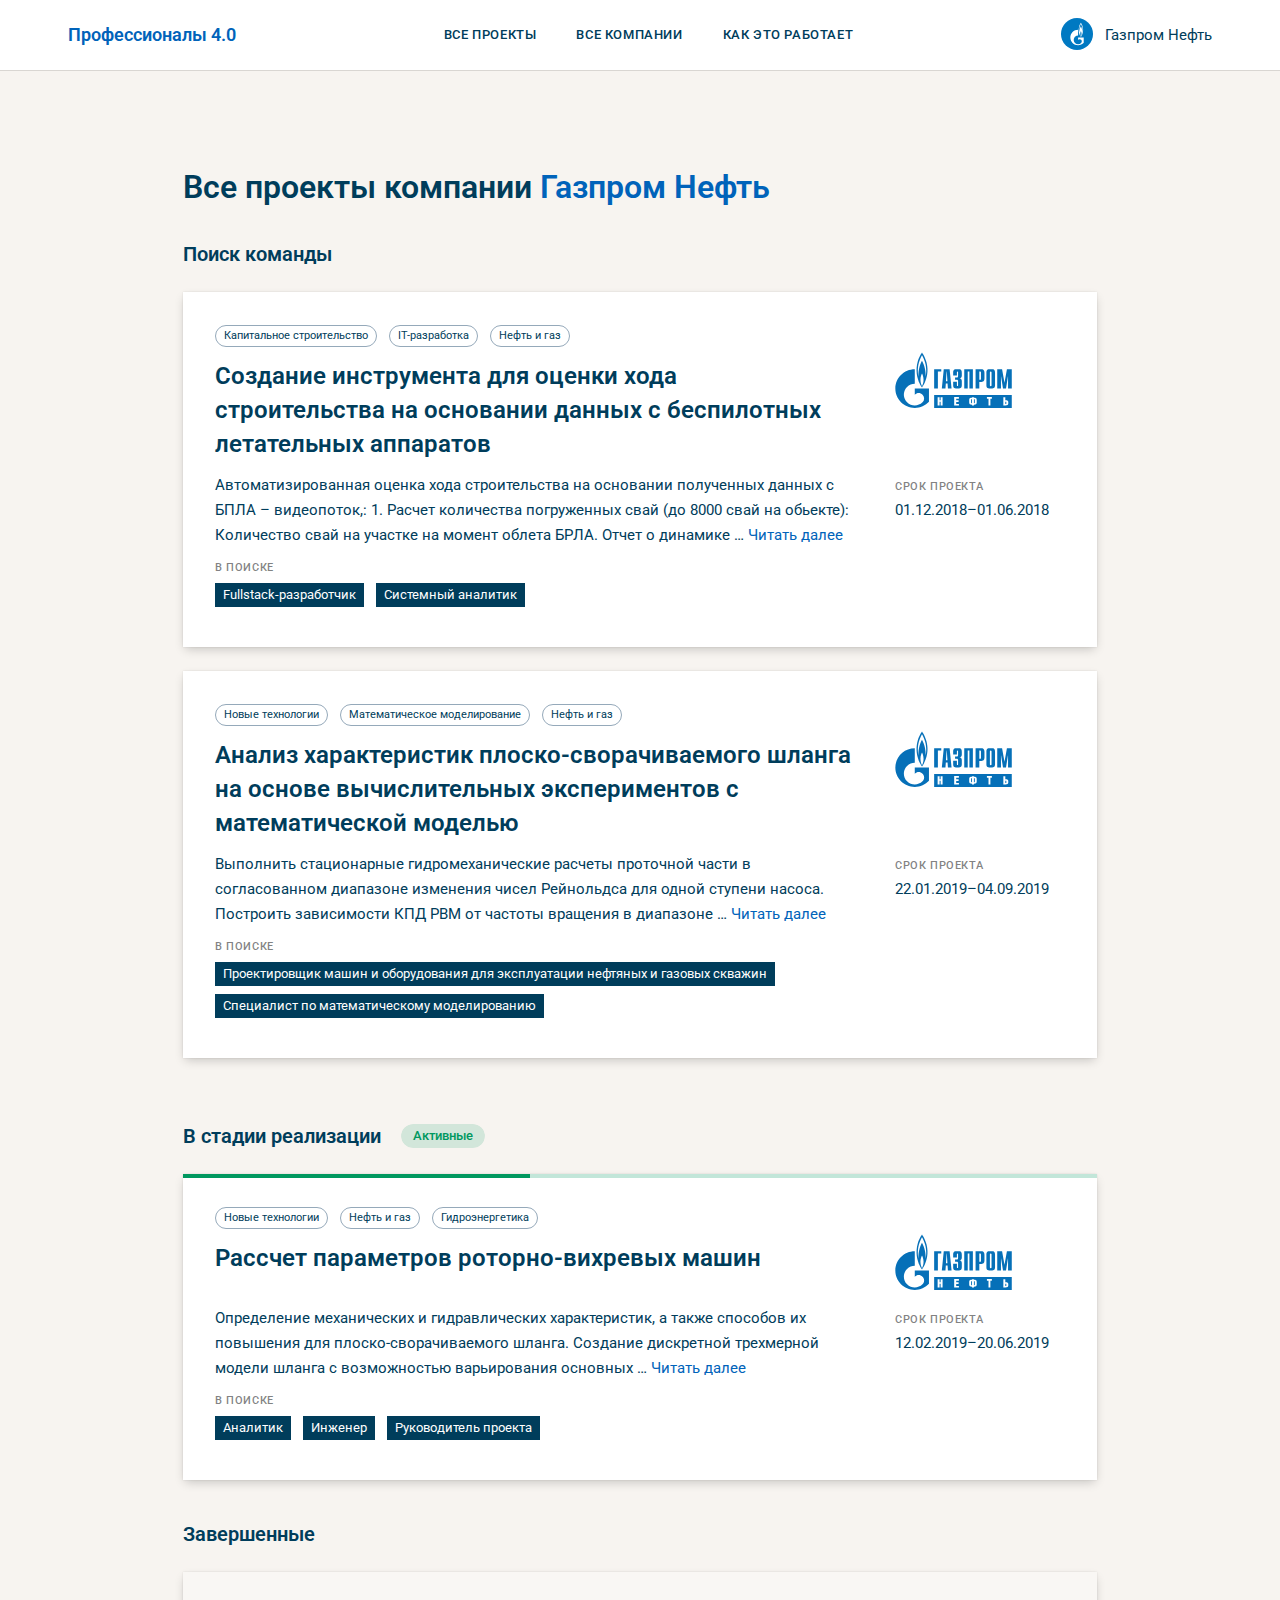
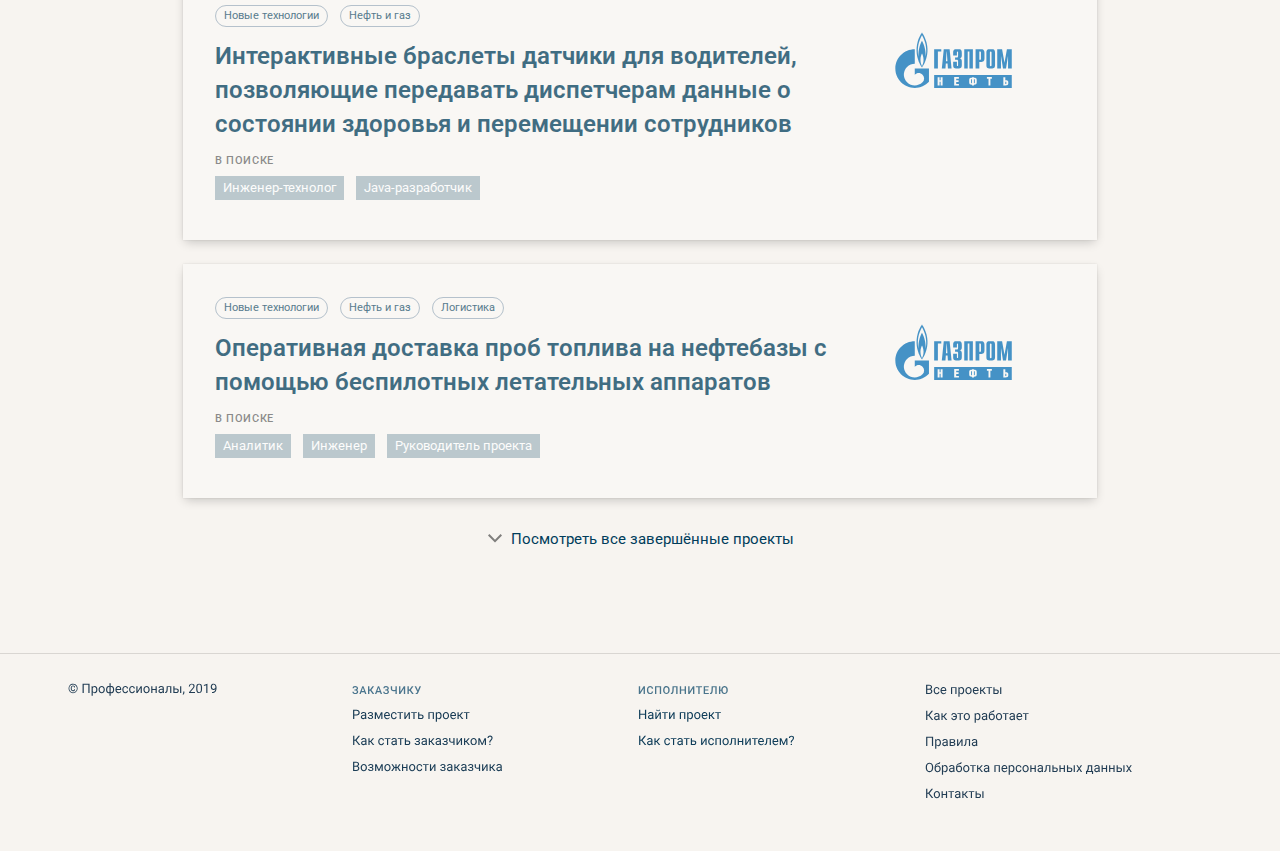
<file: gpn-all-projects.html>
<!DOCTYPE html>
<html class="ua_js_no" lang="ru">

<head>
	<meta charset="utf-8">
	<meta http-equiv="X-UA-Compatible" content="IE=edge">
	<title>BEM Starter Kit</title>
	<script>
		(function(e, c) {
			e[c] = e[c].replace(/(ua_js_)no/g, "$1yes");
		})(document.documentElement, "className");
		(function(d, n) {
			d.documentElement.className += " ua_svg_" + (d[n] && d[n]("http://www.w3.org/2000/svg", "svg").createSVGRect ? "yes" : "no");
		})(document, "createElementNS");
	</script>
	<meta name="description" content="">
	<meta name="viewport" content="width=device-width, initial-scale=1">
	<link rel="stylesheet" href="gpn-all-projects.min.css">
	<link rel="stylesheet" href="https://fonts.googleapis.com/css?family=Roboto:400,500,700">
	<script src="https://code.jquery.com/jquery-3.2.1.js"></script>
	<link rel="shortcut icon" href="favicon.ico">
</head>

<body class="page page_theme_islands theme theme_color_p4 theme_space_default theme_size_p4 theme_gap_small theme_menu_default theme_breakpoint_default theme_font_roboto">
	<div class="tpl-layout">
		<div class="tpl-layout__container tpl-layout__container_size_m tpl-layout__container_align_center">
			<header class="header">
				<div class="header__logo"><a class="text text_size_l text_view_link text_weight_bold text_display_block" href="index.html" style="margin-top: -4px; text-decoration: none">Профессионалы 4.0</a></div>
				<div class="header__menu">
					<a class="header__item decorator decorator_space-h_l" href="index.html">
						<div class="text text_size_s text_view_primary text_transform_uppercase text_weight_semibold text_spacing_xs">Все проекты</div>
					</a>
					<a class="header__item decorator decorator_space-h_l" href="gpn-all-companies.html">
						<div class="text text_size_s text_view_primary text_transform_uppercase text_weight_semibold text_spacing_xs">Все компании</div>
					</a>
					<div class="header__item decorator decorator_space-h_l">
						<div class="text text_size_s text_view_primary text_transform_uppercase text_weight_semibold text_spacing_xs">Как это работает</div>
					</div>
				</div>
				<div class="header__lk">
					<div class="pt-icon-plus pt-icon-plus_vertical-align_center">
						<div class="pt-icon-plus__icon pt-icon-plus__icon_indent-r_s"><img class="image" style="width: 32px; height: 32px; display: block; margin-top: -2px; border-radius: 50%" src="assets/GPN.svg"></div>
						<div class="pt-icon-plus__block" style="margin-top: -2px"><a class="text text_size_m text_view_primary" href="profile.html" style="text-decoration: none">Газпром Нефть</a></div>
					</div>
					<div class="pt-list header__account decorator decorator_indent-t_m">
						<a class="pt-list__item pt-list__item_space-v_xs" style="display: block" href="gpn-all-projects.html">
							<div class="text text_size_m text_view_primary">Все проекты компании</div>
						</a>
						<div class="pt-list__item pt-list__item_space-v_xs">
							<div class="text text_size_m text_view_primary">Команда</div>
						</div>
						<div class="pt-list__item pt-list__item_space-v_xs">
							<div class="text text_size_m text_view_primary">Настройки аккаунта</div>
						</div>
						<a class="pt-list__item pt-list__item_space-v_m pt-list__item_indent-t_s pt-list__item_border_top" href="all-projects.html" style="display: block; text-decoration: none">
							<div class="text text_size_xs text_view_secondary text_transform_uppercase text_weight_semibold text_spacing_xs">Сменить пользователя</div>
						</a>
					</div>
				</div>
			</header>
		</div>
		<div class="section section_view_gray decorator decorator_space-t_xxxxxxl">
			<div class="tpl-layout__container tpl-layout__container_size_ms tpl-layout__container_align_center">
				<div class="text text_size_xxxl text_weight_bold text_view_primary decorator decorator_indent-b_xxl">Все проекты компании
					<div class="text text_view_link text_display_inline">Газпром Нефть</div>
				</div>
				<div class="text text_size_xl text_weight_bold text_view_primary decorator decorator_indent-b_xl">Поиск команды</div>
				<a class="project decorator decorator_indent-b_xl" style="display: block; text-decoration: none" href="gpn-project-in.html">
					<div class="project__row decorator decorator_indent-b_s">
						<div class="project__col-75">
							<div>
								<div class="tag tag_size_xs">Капитальное строительство</div>
								<div class="tag tag_size_xs">IT-разработка</div>
								<div class="tag tag_size_xs">Нефть и газ</div>
							</div>
							<div class="text text_size_xxl text_weight_bold text_view_primary decorator decorator_indent-t_s">Создание инструмента для оценки хода строительства на основании данных с беспилотных летательных аппаратов</div>
						</div>
						<div class="project__col-20"><img class="image" style="margin-top: 28px" src="assets/logos/gpn.svg"></div>
					</div>
					<div class="project__row project__row_align_baseline">
						<div class="project__col-75">
							<div class="text text_size_m text_view_primary">Автоматизированная оценка хода строительства на основании полученных данных с БПЛА – видеопоток,: 1. Расчет количества погруженных свай (до 8000 свай на обьекте): Количество свай на участке на момент облета БРЛА. Отчет о динамике …
								<div class="text text_size_m text_view_link text_display_inline">
								Читать далее</div>
							</div>
						</div>
						<div class="project__col-20">
							<div class="text text_size_xs text_transform_uppercase text_weight_semibold text_spacing_xs text_view_secondary decorator decorator_indent-b_xxs">Срок проекта</div>
							<div class="text text_size_m text_view_primary">01.12.2018–01.06.2018</div>
						</div>
					</div>
					<div class="text text_size_xs text_transform_uppercase text_weight_semibold text_spacing_xs text_view_secondary decorator decorator_indent-t_s decorator_indent-b_xs">В поиске</div>
					<div>
						<div class="vacancy-tag">Fullstack-разработчик</div>
						<div class="vacancy-tag">Системный аналитик</div>
					</div>
				</a>
				<a class="project decorator decorator_indent-b_xl" style="display: block; text-decoration: none">
					<div class="project__row decorator decorator_indent-b_s">
						<div class="project__col-75">
							<div>
								<div class="tag tag_size_xs">Новые технологии</div>
								<div class="tag tag_size_xs">Математическое моделирование</div>
								<div class="tag tag_size_xs">Нефть и газ</div>
							</div>
							<div class="text text_size_xxl text_weight_bold text_view_primary decorator decorator_indent-t_s">Анализ характеристик плоско-сворачиваемого шланга на основе вычислительных экспериментов с математической моделью</div>
						</div>
						<div class="project__col-20"><img class="image" style="margin-top: 28px" src="assets/logos/gpn.svg"></div>
					</div>
					<div class="project__row project__row_align_baseline">
						<div class="project__col-75">
							<div class="text text_size_m text_view_primary">Выполнить стационарные гидромеханические расчеты проточной части в согласованном диапазоне изменения чисел Рейнольдса для одной ступени насоса. Построить зависимости КПД РВМ от частоты вращения в диапазоне …
								<div class="text text_size_m text_view_link text_display_inline">
								Читать далее</div>
							</div>
						</div>
						<div class="project__col-20">
							<div class="text text_size_xs text_transform_uppercase text_weight_semibold text_spacing_xs text_view_secondary decorator decorator_indent-b_xxs">Срок проекта</div>
							<div class="text text_size_m text_view_primary">22.01.2019–04.09.2019</div>
						</div>
					</div>
					<div class="text text_size_xs text_transform_uppercase text_weight_semibold text_spacing_xs text_view_secondary decorator decorator_indent-t_s decorator_indent-b_xs">В поиске</div>
					<div>
						<div class="vacancy-tag">Проектировщик машин и оборудования для эксплуатации нефтяных и газовых скважин</div>
						<div class="vacancy-tag">Специалист по математическому моделированию</div>
					</div>
				</a>
				<div class="text text_size_xl text_weight_bold text_view_primary text_display_inline-block decorator decorator_indent-t_xxxl decorator_indent-b_xl decorator_indent-r_m">В стадии реализации</div>
				<div class="badge badge_view_success" style="top: 5px">Активные</div>
				<a class="project project_state_active decorator decorator_indent-b_xl" style="display: block; text-decoration: none">
					<div class="project__row decorator decorator_indent-b_s">
						<div class="project__col-75">
							<div>
								<div class="tag tag_size_xs">Новые технологии</div>
								<div class="tag tag_size_xs">Нефть и газ</div>
								<div class="tag tag_size_xs">Гидроэнергетика</div>
							</div>
							<div class="text text_size_xxl text_weight_bold text_view_primary decorator decorator_indent-t_s">Рассчет параметров роторно-вихревых машин</div>
						</div>
						<div class="project__col-20"><img class="image" style="margin-top: 28px" src="assets/logos/gpn.svg"></div>
					</div>
					<div class="project__row project__row_align_baseline">
						<div class="project__col-75">
							<div class="text text_size_m text_view_primary">Определение механических и гидравлических характеристик, а также способов их повышения для плоско-сворачиваемого шланга. Создание дискретной трехмерной модели шланга с возможностью варьирования основных …
								<div class="text text_size_m text_view_link text_display_inline">
								Читать далее</div>
							</div>
						</div>
						<div class="project__col-20">
							<div class="text text_size_xs text_transform_uppercase text_weight_semibold text_spacing_xs text_view_secondary decorator decorator_indent-b_xxs">Срок проекта</div>
							<div class="text text_size_m text_view_primary">12.02.2019–20.06.2019</div>
						</div>
					</div>
					<div class="text text_size_xs text_transform_uppercase text_weight_semibold text_spacing_xs text_view_secondary decorator decorator_indent-t_s decorator_indent-b_xs">В поиске</div>
					<div>
						<div class="vacancy-tag">Аналитик</div>
						<div class="vacancy-tag">Инженер</div>
						<div class="vacancy-tag">Руководитель проекта</div>
					</div>
				</a>
				<div class="text text_size_xl text_weight_bold text_view_primary decorator decorator_indent-t_xxxl decorator_indent-b_xl">Завершенные</div>
				<a class="project project_view_disabled decorator decorator_indent-b_xl" style="display: block; text-decoration: none">
					<div class="project__row decorator decorator_indent-b_s">
						<div class="project__col-75">
							<div>
								<div class="tag tag_size_xs">Новые технологии</div>
								<div class="tag tag_size_xs">Нефть и газ</div>
							</div>
							<div class="text text_size_xxl text_weight_bold text_view_primary decorator decorator_indent-t_s">Интерактивные браслеты датчики для водителей, позволяющие передавать диспетчерам данные о состоянии здоровья и перемещении сотрудников</div>
						</div>
						<div class="project__col-20"><img class="image" style="margin-top: 28px" src="assets/logos/gpn.svg"></div>
					</div>
					<!-- <div class="project__row project__row_align_baseline">
						<div class="project__col-75">
							<div class="text text_size_m text_view_primary">Выполнить стационарные гидромеханические расчеты проточной части в согласованном диапазоне изменения чисел Рейнольдса для одной ступени насоса. Построить зависимости КПД РВМ от частоты вращения в диапазоне …
								<div class="text text_size_m text_view_link text_display_inline">
								Читать далее</div>
							</div>
						</div>
						<div class="project__col-20">
							<div class="text text_size_xs text_transform_uppercase text_weight_semibold text_spacing_xs text_view_secondary decorator decorator_indent-b_xxs">Срок проекта</div>
							<div class="text text_size_m text_view_primary">12.07.2018–20.11.2018</div>
						</div>
					</div> -->
					<div class="text text_size_xs text_transform_uppercase text_weight_semibold text_spacing_xs text_view_secondary decorator decorator_indent-t_s decorator_indent-b_xs">В поиске</div>
					<div>
						<div class="vacancy-tag vacancy-tag_view_disabled">Инженер-технолог</div>
						<div class="vacancy-tag vacancy-tag_view_disabled">Java-разработчик</div>
					</div>
				</a>
				<a class="project project_view_disabled decorator decorator_indent-b_xl" style="display: block; text-decoration: none">
					<div class="project__row decorator decorator_indent-b_s">
						<div class="project__col-75">
							<div>
								<div class="tag tag_size_xs">Новые технологии</div>
								<div class="tag tag_size_xs">Нефть и газ</div>
								<div class="tag tag_size_xs">Логистика</div>
							</div>
							<div class="text text_size_xxl text_weight_bold text_view_primary decorator decorator_indent-t_s">Оперативная доставка проб топлива на нефтебазы с помощью беспилотных летательных аппаратов</div>
						</div>
						<div class="project__col-20"><img class="image" style="margin-top: 28px" src="assets/logos/gpn.svg"></div>
					</div>
					<!-- <div class="project__row project__row_align_baseline">
						<div class="project__col-75">
							<div class="text text_size_m text_view_primary">Выполнить стационарные гидромеханические расчеты проточной части в согласованном диапазоне изменения чисел Рейнольдса для одной ступени насоса. Построить зависимости КПД РВМ от частоты вращения в диапазоне …
								<div class="text text_size_m text_view_link text_display_inline">
								Читать далее</div>
							</div>
						</div>
						<div class="project__col-20">
							<div class="text text_size_xs text_transform_uppercase text_weight_semibold text_spacing_xs text_view_secondary decorator decorator_indent-b_xxs">Срок проекта</div>
							<div class="text text_size_m text_view_primary">18.05.2018–11.10.2018</div>
						</div>
					</div> -->
					<div class="text text_size_xs text_transform_uppercase text_weight_semibold text_spacing_xs text_view_secondary decorator decorator_indent-t_s decorator_indent-b_xs">В поиске</div>
					<div>
						<div class="vacancy-tag vacancy-tag_view_disabled">Аналитик</div>
						<div class="vacancy-tag vacancy-tag_view_disabled">Инженер</div>
						<div class="vacancy-tag vacancy-tag_view_disabled">Руководитель проекта</div>
					</div>
				</a>
				<div class="see-more decorator decorator_indent-b_xxxxxxl">
					<div class="pt-icon-plus pt-icon-plus_vertical-align_center"><span class="icon icon_name_arrow-down icon_view_secondary icon_size_s pt-icon-plus__icon pt-icon-plus__icon_indent-r_xs"><svg xmlns="http://www.w3.org/2000/svg" width="16" height="16"><path fill-rule="evenodd" d="M15 4.425L13.59 3 8 8.65 2.41 3 1 4.425 8 11.5z"/></svg></span>
						<div
						  class="pt-icon-plus__block">
							<div class="text text_size_m text_view_primary">Посмотреть все завершённые проекты</div>
					</div>
				</div>
			</div>
		</div>
	</div>
	<div class="section section_view_gray decorator decorator_space-t_xxl decorator_space-b_xxxxl">
		<div class="footer tpl-layout__container tpl-layout__container_size_m tpl-layout__container_align_center"><svg xmlns="http://www.w3.org/2000/svg" width="1064" height="116"><g fill="none" fill-rule="evenodd"><path fill="#223D54" d="M7.1 6.21c0 .65-.18 1.14-.55 1.48A2.2 2.2 0 0 1 5 8.2c-.66 0-1.2-.22-1.6-.67-.4-.44-.6-1.05-.6-1.82V5c0-.74.2-1.34.61-1.79.4-.44.94-.67 1.6-.67.67 0 1.19.18 1.55.52.37.35.55.84.55 1.47h-.93c0-.42-.1-.72-.3-.9-.2-.18-.5-.27-.88-.27-.4 0-.7.15-.94.44-.23.3-.34.7-.34 1.22v.72c0 .5.11.9.34 1.2.23.29.54.43.94.43.4 0 .68-.08.88-.26.2-.18.3-.48.3-.91h.92zm-5.8-.84c0 .73.18 1.4.52 2.02a3.78 3.78 0 0 0 3.26 1.99c.68 0 1.31-.18 1.89-.53A3.79 3.79 0 0 0 8.35 7.4c.34-.62.5-1.29.5-2.02 0-.72-.16-1.38-.5-2A3.78 3.78 0 0 0 5.08 1.4a3.73 3.73 0 0 0-3.27 1.97c-.33.62-.5 1.3-.5 2.01zm-.72 0c0-.85.2-1.65.6-2.38a4.44 4.44 0 0 1 6.17-1.73c.7.42 1.25 1 1.64 1.73a4.98 4.98 0 0 1 .02 4.72 4.52 4.52 0 0 1-3.93 2.42c-.83 0-1.6-.22-2.3-.65a4.52 4.52 0 0 1-1.62-1.75 4.96 4.96 0 0 1-.58-2.36zM21.56 10h-1.22V1.76h-4.56V10h-1.22V.76h7V10zm7.84-3.36c0 1.05-.24 1.89-.72 2.53a2.3 2.3 0 0 1-1.94.96c-.84 0-1.5-.27-1.97-.8v3.31h-1.18v-9.5h1.08l.05.75c.48-.59 1.15-.89 2-.89.82 0 1.48.32 1.96.94.48.62.72 1.49.72 2.6v.1zm-1.18-.13c0-.78-.16-1.39-.5-1.84A1.6 1.6 0 0 0 26.38 4c-.71 0-1.25.32-1.6.95v3.28c.35.63.89.94 1.61.94.56 0 1.01-.22 1.34-.67.34-.45.5-1.11.5-2zm2.36 0c0-.68.13-1.29.4-1.82A2.96 2.96 0 0 1 33.68 3c.94 0 1.7.33 2.27.98.58.64.87 1.5.87 2.58v.08a4.1 4.1 0 0 1-.38 1.8 2.92 2.92 0 0 1-2.74 1.69c-.93 0-1.69-.33-2.27-.97a3.72 3.72 0 0 1-.86-2.58V6.5zm1.18.13c0 .76.17 1.38.53 1.84.35.46.82.69 1.42.69s1.07-.24 1.42-.7c.35-.47.52-1.13.52-1.97 0-.75-.17-1.36-.53-1.83a1.7 1.7 0 0 0-1.43-.7c-.58 0-1.04.23-1.4.7a3.19 3.19 0 0 0-.53 1.97zm6.29.05c0-1.14.22-2.05.66-2.7A2.1 2.1 0 0 1 40.54 3c.36 0 .68.07.95.19V.25h1.17v2.98c.3-.15.65-.23 1.04-.23.78 0 1.4.33 1.84.99.44.65.66 1.6.66 2.84 0 1-.22 1.81-.66 2.4-.44.6-1.05.9-1.82.9-.41 0-.77-.06-1.06-.2v2.71H41.5v-2.7c-.28.13-.6.2-.96.2-.77 0-1.38-.3-1.82-.9a4.03 4.03 0 0 1-.66-2.45v-.1zm6.98 0a3.8 3.8 0 0 0-.44-2c-.3-.48-.7-.72-1.23-.72-.27 0-.5.04-.7.13v4.97c.2.07.43.1.71.1.53 0 .94-.2 1.23-.6.29-.41.43-1.04.43-1.88zm-5.8.14c0 .77.13 1.35.4 1.75.28.4.68.6 1.2.6.24 0 .46-.04.66-.12V4.08c-.18-.07-.4-.11-.66-.11-.51 0-.91.23-1.19.7a4.31 4.31 0 0 0-.42 2.16zm11.35 3.3a3 3 0 0 1-2.27-.92 3.4 3.4 0 0 1-.88-2.45v-.22c0-.68.13-1.29.39-1.82.26-.54.62-.96 1.1-1.26.46-.3.97-.46 1.51-.46.9 0 1.59.3 2.08.89.5.59.75 1.43.75 2.52v.5H48.6c.02.67.22 1.22.6 1.63.38.42.86.63 1.44.63.42 0 .77-.09 1.06-.26.28-.16.53-.39.75-.67l.72.56a2.88 2.88 0 0 1-2.6 1.33zm-.15-6.16c-.47 0-.87.17-1.2.52-.31.34-.51.83-.59 1.45h3.44v-.1c-.03-.59-.2-1.05-.48-1.38-.29-.33-.68-.49-1.17-.49zm6.94 5.2c.42 0 .79-.13 1.1-.38.31-.26.48-.57.52-.95h1.11c-.02.39-.16.76-.4 1.12a2.88 2.88 0 0 1-2.32 1.17c-.95 0-1.69-.32-2.24-.94a3.73 3.73 0 0 1-.83-2.56v-.2c0-.67.12-1.26.37-1.78A2.8 2.8 0 0 1 57.36 3c.77 0 1.41.24 1.92.7.51.46.79 1.06.82 1.8h-1.11c-.04-.45-.2-.82-.5-1.1-.3-.29-.68-.43-1.13-.43-.6 0-1.06.21-1.38.64-.33.43-.5 1.05-.5 1.87v.22c0 .8.17 1.4.5 1.83.32.42.78.64 1.39.64zm6.8 0c.42 0 .79-.13 1.1-.38.32-.26.49-.57.52-.95h1.11c-.02.39-.15.76-.4 1.12a2.88 2.88 0 0 1-2.32 1.17c-.94 0-1.68-.32-2.24-.94a3.73 3.73 0 0 1-.82-2.56v-.2c0-.67.12-1.26.36-1.78A2.8 2.8 0 0 1 64.17 3c.77 0 1.4.24 1.92.7.5.46.78 1.06.81 1.8h-1.1c-.04-.45-.2-.82-.51-1.1-.3-.29-.68-.43-1.12-.43-.6 0-1.06.21-1.39.64-.33.43-.49 1.05-.49 1.87v.22c0 .8.16 1.4.49 1.83.32.42.79.64 1.4.64zm8.5-6.04h1.17V10h-1.17V5l-3.17 5h-1.17V3.13h1.17v5.02l3.17-5.02zm2.75 3.37c0-.67.13-1.28.4-1.81A2.96 2.96 0 0 1 78.52 3c.94 0 1.7.33 2.27.98.58.64.87 1.5.87 2.58v.08a4.1 4.1 0 0 1-.39 1.8 2.92 2.92 0 0 1-2.73 1.69c-.94 0-1.69-.33-2.27-.97a3.72 3.72 0 0 1-.86-2.58V6.5zm1.18.14c0 .76.17 1.38.53 1.84.35.46.82.69 1.42.69s1.07-.24 1.42-.7c.35-.47.52-1.13.52-1.97 0-.75-.17-1.36-.53-1.83a1.7 1.7 0 0 0-1.43-.7c-.58 0-1.04.23-1.4.7a3.19 3.19 0 0 0-.53 1.97zM88.75 10h-1.17V7.07h-3.16V10h-1.18V3.13h1.18v2.98h3.16V3.13h1.17V10zm6.13 0a2.47 2.47 0 0 1-.17-.72c-.54.56-1.2.85-1.95.85-.68 0-1.23-.2-1.67-.58a1.86 1.86 0 0 1-.65-1.45c0-.72.27-1.27.82-1.67.54-.4 1.3-.6 2.3-.6h1.13V5.3c0-.41-.12-.74-.36-.98-.25-.25-.61-.37-1.09-.37-.42 0-.77.1-1.05.32-.29.21-.43.47-.43.77h-1.18c0-.35.12-.68.37-1 .24-.32.57-.57.99-.76.41-.18.87-.28 1.37-.28.8 0 1.41.2 1.86.6.45.4.68.94.7 1.63V8.4c0 .63.08 1.14.24 1.5V10h-1.23zm-1.95-.9c.37 0 .72-.09 1.05-.28.33-.2.57-.44.71-.74V6.67h-.92c-1.43 0-2.15.42-2.15 1.26 0 .37.12.66.36.86.25.21.56.31.95.31zm10.41-5.97V10h-1.18V4.1h-2.34l-.14 2.57a5.68 5.68 0 0 1-.59 2.54c-.32.5-.83.77-1.52.79h-.47V8.97l.34-.03c.38-.04.65-.26.82-.66.16-.4.27-1.13.31-2.2l.13-2.95h4.64zm3.17 2.37h1.78c.78 0 1.4.21 1.85.6.45.4.68.95.68 1.63a2.1 2.1 0 0 1-.7 1.65c-.47.41-1.1.62-1.88.62h-2.9V3.13h1.17V5.5zm6.76 4.5h-1.18V3.13h1.18V10zm-6.76-3.54v2.58h1.74c.44 0 .78-.11 1.02-.34.25-.22.37-.53.37-.93 0-.38-.12-.7-.36-.93a1.35 1.35 0 0 0-.98-.38h-1.8zm8.77 5.38l-.67-.46c.4-.55.6-1.12.63-1.71V8.61h1.14v.92c0 .43-.1.86-.31 1.28a3 3 0 0 1-.79 1.03zM127.02 10h-6.05v-.84l3.2-3.56c.47-.54.8-.97.98-1.31.18-.34.27-.68.27-1.04 0-.49-.15-.88-.44-1.2-.3-.3-.68-.45-1.17-.45-.58 0-1.04.16-1.36.5-.32.33-.49.79-.49 1.38h-1.17c0-.85.27-1.54.82-2.06a3.05 3.05 0 0 1 2.2-.79c.86 0 1.54.23 2.04.68.5.45.75 1.05.75 1.8 0 .9-.58 1.99-1.74 3.25l-2.48 2.68h4.64V10zm7.04-3.94c0 1.37-.23 2.4-.7 3.06-.47.67-1.2 1-2.2 1-1 0-1.72-.32-2.2-.97a5.1 5.1 0 0 1-.73-2.93V4.65c0-1.36.23-2.37.7-3.03.47-.66 1.21-.99 2.21-.99s1.73.32 2.2.96c.47.63.71 1.62.72 2.94v1.53zm-1.17-1.6c0-1-.14-1.73-.42-2.18-.28-.46-.72-.68-1.33-.68-.6 0-1.04.22-1.31.67a4.2 4.2 0 0 0-.43 2.1v1.87c0 1 .15 1.74.44 2.21.29.48.73.72 1.32.72.58 0 1-.23 1.29-.67.28-.45.43-1.16.44-2.12V4.45zm6.54 5.54h-1.18V2.17l-2.37.87V1.98L139.24.7h.19V10zm7.94-4.06c-.25.29-.54.52-.88.7-.34.18-.72.27-1.12.27-.54 0-1-.13-1.4-.4-.4-.26-.7-.63-.91-1.1-.22-.48-.33-1-.33-1.58 0-.62.12-1.17.36-1.67.23-.5.56-.87 1-1.14.43-.26.93-.39 1.5-.39.92 0 1.64.34 2.17 1.03.52.68.79 1.61.79 2.8v.33c0 1.8-.36 3.12-1.07 3.94-.7.83-1.78 1.26-3.22 1.28h-.23V9h.25a3.23 3.23 0 0 0 2.24-.75c.52-.5.8-1.26.85-2.32zm-1.81 0c.4 0 .75-.12 1.09-.36.33-.25.57-.54.72-.9v-.47c0-.77-.16-1.4-.5-1.88-.33-.48-.76-.72-1.27-.72s-.93.2-1.24.6c-.31.39-.47.9-.47 1.56 0 .63.15 1.15.45 1.55.3.41.71.62 1.22.62zM858.07 11V1.76h3.02c1 0 1.76.2 2.27.62.5.41.76 1.03.76 1.84 0 .43-.13.81-.37 1.15-.25.33-.58.59-1 .77.5.14.89.4 1.18.8.29.39.43.85.43 1.4 0 .82-.27 1.48-.8 1.95-.54.47-1.3.71-2.28.71h-3.2zm1.22-4.32V10h2.01c.57 0 1.02-.14 1.35-.44.32-.3.49-.7.49-1.21 0-1.12-.6-1.67-1.82-1.67h-2.03zm0-.98h1.84c.54 0 .96-.13 1.28-.4.32-.27.48-.63.48-1.09 0-.5-.15-.87-.44-1.1-.3-.23-.75-.35-1.36-.35h-1.8V5.7zm9.45 4.47c.42 0 .78-.13 1.1-.38.3-.26.48-.57.52-.95h1.1c-.01.39-.15.76-.4 1.12a2.88 2.88 0 0 1-2.32 1.17c-.94 0-1.68-.32-2.23-.94a3.73 3.73 0 0 1-.83-2.56v-.2c0-.67.12-1.26.37-1.78A2.8 2.8 0 0 1 868.73 4c.77 0 1.41.24 1.92.7.51.46.78 1.06.82 1.8h-1.11c-.04-.45-.2-.82-.5-1.1-.31-.29-.69-.43-1.13-.43-.6 0-1.06.21-1.39.64-.32.43-.49 1.05-.49 1.87v.22c0 .8.16 1.4.49 1.83.33.42.8.64 1.4.64zm6.9.96a3 3 0 0 1-2.28-.92 3.4 3.4 0 0 1-.87-2.45v-.22c0-.68.13-1.29.39-1.82.26-.54.62-.96 1.09-1.26.47-.3.97-.46 1.52-.46.9 0 1.59.3 2.08.89.5.59.75 1.43.75 2.52v.5h-4.66c.02.67.22 1.22.6 1.63.37.42.86.63 1.44.63.41 0 .77-.09 1.05-.26.3-.16.54-.39.76-.67l.72.56a2.88 2.88 0 0 1-2.6 1.33zm-.15-6.16c-.47 0-.87.17-1.2.52-.31.34-.51.83-.59 1.45h3.44v-.1c-.03-.59-.2-1.05-.48-1.38-.29-.33-.68-.49-1.17-.49zM888.51 11h-1.17V5.1h-3.17V11H883V4.13h5.52V11zm7.69-3.36c0 1.05-.24 1.89-.72 2.53a2.3 2.3 0 0 1-1.94.96c-.84 0-1.5-.27-1.97-.8v3.31h-1.17v-9.5h1.07l.05.75c.48-.59 1.15-.89 2-.89.82 0 1.48.32 1.96.94.48.62.72 1.49.72 2.6v.1zm-1.18-.13c0-.78-.16-1.39-.5-1.84a1.6 1.6 0 0 0-1.35-.67c-.71 0-1.25.32-1.6.95v3.28c.35.63.89.94 1.61.94.56 0 1.01-.22 1.34-.67.34-.45.5-1.11.5-2zm2.36 0c0-.68.13-1.29.4-1.82A2.96 2.96 0 0 1 900.48 4c.94 0 1.7.33 2.27.98.58.64.87 1.5.87 2.58v.08a4.1 4.1 0 0 1-.38 1.8 2.92 2.92 0 0 1-2.74 1.69c-.93 0-1.69-.33-2.27-.97a3.72 3.72 0 0 1-.86-2.58V7.5zm1.18.13c0 .76.17 1.38.53 1.84.35.46.82.69 1.42.69s1.07-.24 1.42-.7c.35-.47.53-1.13.53-1.97 0-.75-.18-1.36-.54-1.83a1.7 1.7 0 0 0-1.43-.7c-.58 0-1.04.23-1.4.7a3.19 3.19 0 0 0-.53 1.97zm9.4 3.49a3 3 0 0 1-2.28-.92 3.4 3.4 0 0 1-.88-2.45v-.22c0-.68.13-1.29.4-1.82.25-.54.62-.96 1.09-1.26.46-.3.97-.46 1.52-.46.89 0 1.58.3 2.08.89.5.59.74 1.43.74 2.52v.5h-4.65c.02.67.21 1.22.6 1.63.37.42.85.63 1.44.63.41 0 .76-.09 1.05-.26.29-.16.54-.39.76-.67l.71.56a2.88 2.88 0 0 1-2.59 1.33zm-.15-6.16c-.48 0-.88.17-1.2.52-.32.34-.52.83-.6 1.45h3.45v-.1c-.04-.59-.2-1.05-.49-1.38-.28-.33-.67-.49-1.16-.49zm6.32 3.1h-.86V11h-1.18V4.13h1.18v2.9h.77l2.31-2.9h1.42l-2.71 3.3L918 11h-1.5l-2.37-2.93zm9.98-2.99h-2.3V11h-1.17V5.08h-2.26v-.95h5.73v.95zm2.43 1.42h1.78c.78 0 1.4.21 1.85.6.45.4.68.95.68 1.63a2.1 2.1 0 0 1-.7 1.65c-.47.41-1.1.62-1.88.62h-2.9V4.13h1.17V6.5zm6.76 4.5h-1.18V4.13h1.18V11zm-6.76-3.54v2.58h1.74c.44 0 .78-.11 1.03-.34.24-.22.36-.53.36-.93 0-.38-.12-.7-.35-.93a1.35 1.35 0 0 0-1-.38h-1.78zm-66.07 25.39h-1.12V37h-1.22v-9.24h1.22v4.07h.95l3.23-4.07h1.52l-3.53 4.48 3.79 4.76h-1.5l-3.34-4.15zM870.48 37a2.47 2.47 0 0 1-.16-.72c-.55.56-1.2.85-1.96.85-.67 0-1.23-.2-1.66-.58a1.86 1.86 0 0 1-.65-1.45c0-.72.27-1.27.81-1.67.54-.4 1.31-.6 2.3-.6h1.14v-.53c0-.41-.12-.74-.37-.98-.25-.25-.6-.37-1.09-.37-.41 0-.77.1-1.05.32-.28.21-.42.47-.42.77h-1.18c0-.35.12-.68.36-1 .24-.32.57-.57.99-.76.42-.18.88-.28 1.37-.28.8 0 1.42.2 1.86.6.45.4.69.94.7 1.63v3.16c0 .63.08 1.14.24 1.5V37h-1.23zm-1.95-.9c.37 0 .72-.09 1.05-.28.33-.2.57-.44.72-.74v-1.41h-.92c-1.44 0-2.16.42-2.16 1.26 0 .37.12.66.37.86.24.21.56.31.94.31zm6.92-2.03h-.85V37h-1.18v-6.87h1.18v2.9h.76l2.31-2.9h1.43l-2.72 3.3 2.94 3.57h-1.49l-2.38-2.93zm10.51-3.1c-.41 0-.78.13-1.08.4-.31.27-.46.58-.46.95h-1.12c0-.4.12-.77.37-1.13.25-.36.58-.65 1-.86a2.8 2.8 0 0 1 1.3-.33c.89 0 1.61.33 2.16.97.55.65.83 1.5.83 2.53v.2c0 .64-.13 1.23-.38 1.76s-.6.94-1.06 1.23c-.45.3-.97.44-1.56.44-.76 0-1.4-.24-1.9-.71a2.32 2.32 0 0 1-.76-1.77h1.12c0 .43.15.79.45 1.08.3.3.66.44 1.1.44.5 0 .91-.19 1.24-.58.32-.39.51-.92.56-1.6h-2.57v-.97h2.56a2.63 2.63 0 0 0-.56-1.49 1.54 1.54 0 0 0-1.24-.56zm9.18.11h-2.3V37h-1.18v-5.92h-2.26v-.95h5.74v.95zm.56 2.42c0-.67.13-1.28.4-1.81a2.96 2.96 0 0 1 2.72-1.69c.93 0 1.69.33 2.27.98.58.64.86 1.5.86 2.58v.08a4.1 4.1 0 0 1-.38 1.8 2.92 2.92 0 0 1-2.74 1.69c-.93 0-1.68-.33-2.26-.97a3.72 3.72 0 0 1-.87-2.58v-.08zm1.18.14c0 .76.18 1.38.53 1.84.36.46.83.69 1.42.69.6 0 1.07-.24 1.42-.7.35-.47.53-1.13.53-1.97 0-.75-.18-1.36-.54-1.83a1.7 1.7 0 0 0-1.42-.7c-.58 0-1.05.23-1.4.7a3.19 3.19 0 0 0-.54 1.97zm15.57 0c0 1.05-.24 1.89-.72 2.53a2.3 2.3 0 0 1-1.94.96c-.84 0-1.5-.27-1.97-.8v3.31h-1.17v-9.5h1.07l.05.75c.48-.59 1.15-.89 2-.89.82 0 1.48.32 1.96.94.48.62.72 1.49.72 2.6v.1zm-1.18-.13c0-.78-.16-1.39-.5-1.84a1.6 1.6 0 0 0-1.35-.67c-.71 0-1.25.32-1.6.95v3.28c.35.63.89.94 1.61.94.56 0 1.01-.22 1.34-.67.34-.45.5-1.11.5-2zm6.9 3.49a2.47 2.47 0 0 1-.16-.72c-.54.56-1.2.85-1.95.85-.68 0-1.23-.2-1.67-.58a1.86 1.86 0 0 1-.65-1.45c0-.72.27-1.27.82-1.67.54-.4 1.3-.6 2.3-.6h1.13v-.53c0-.41-.12-.74-.36-.98-.25-.25-.61-.37-1.09-.37-.42 0-.77.1-1.05.32-.29.21-.43.47-.43.77h-1.18c0-.35.12-.68.37-1 .24-.32.57-.57.99-.76.41-.18.87-.28 1.37-.28.8 0 1.41.2 1.86.6.45.4.68.94.7 1.63v3.16c0 .63.08 1.14.24 1.5V37h-1.23zm-1.94-.9c.37 0 .72-.09 1.05-.28.33-.2.57-.44.71-.74v-1.41h-.92c-1.43 0-2.15.42-2.15 1.26 0 .37.12.66.36.86.25.21.56.31.95.31zm7.8-5.57c.86 0 1.55.28 2.07.86.52.58.77 1.34.77 2.28v.11a3.9 3.9 0 0 1-.37 1.74c-.25.5-.6.9-1.08 1.18-.46.29-1 .43-1.61.43-.92 0-1.67-.31-2.23-.93a3.53 3.53 0 0 1-.84-2.48v-.57c0-1.44.26-2.59.8-3.44a3.36 3.36 0 0 1 2.37-1.55c.6-.1 1-.24 1.2-.39.2-.15.31-.36.31-.63h.97c0 .53-.12.94-.36 1.24a2 2 0 0 1-1.15.63l-.87.2c-.7.16-1.23.44-1.58.83-.34.4-.57.91-.68 1.56a2.9 2.9 0 0 1 2.27-1.07zm-.23.96c-.58 0-1.04.2-1.37.58-.34.39-.51.92-.51 1.61v.1c0 .74.17 1.32.5 1.75.35.43.8.64 1.39.64.58 0 1.04-.21 1.38-.64.34-.43.51-1.06.51-1.9 0-.64-.17-1.16-.51-1.55-.34-.4-.8-.59-1.4-.59zm4.08 2.01c0-.67.14-1.28.4-1.81A2.96 2.96 0 0 1 931 30c.94 0 1.7.33 2.27.98.58.64.87 1.5.87 2.58v.08a4.1 4.1 0 0 1-.39 1.8 2.92 2.92 0 0 1-2.74 1.69c-.93 0-1.68-.33-2.26-.97a3.72 3.72 0 0 1-.87-2.58v-.08zm1.18.14c0 .76.18 1.38.53 1.84.36.46.83.69 1.42.69.6 0 1.07-.24 1.43-.7.35-.47.52-1.13.52-1.97 0-.75-.18-1.36-.53-1.83a1.7 1.7 0 0 0-1.43-.7c-.58 0-1.05.23-1.4.7a3.19 3.19 0 0 0-.54 1.97zm11.51-2.56h-2.3V37h-1.18v-5.92h-2.26v-.95h5.74v.95zm5.28 5.92a2.47 2.47 0 0 1-.16-.72c-.55.56-1.2.85-1.96.85-.67 0-1.23-.2-1.66-.58a1.86 1.86 0 0 1-.65-1.45c0-.72.27-1.27.81-1.67.55-.4 1.31-.6 2.3-.6h1.14v-.53c0-.41-.12-.74-.37-.98-.24-.25-.6-.37-1.08-.37-.42 0-.77.1-1.06.32-.28.21-.42.47-.42.77h-1.18c0-.35.12-.68.36-1 .25-.32.58-.57 1-.76.4-.18.87-.28 1.37-.28.79 0 1.4.2 1.86.6.45.4.68.94.7 1.63v3.16c0 .63.08 1.14.24 1.5V37h-1.24zm-1.94-.9c.36 0 .71-.09 1.04-.28.33-.2.57-.44.72-.74v-1.41h-.92c-1.44 0-2.16.42-2.16 1.26 0 .37.12.66.37.86.25.21.56.31.95.31zm7.63 1.03a3 3 0 0 1-2.28-.92 3.4 3.4 0 0 1-.87-2.45v-.22c0-.68.13-1.29.39-1.82.26-.54.62-.96 1.09-1.26.47-.3.97-.46 1.52-.46.9 0 1.59.3 2.08.89.5.59.74 1.43.74 2.52v.5h-4.65c.02.67.22 1.22.6 1.63.37.42.86.63 1.44.63.41 0 .77-.09 1.05-.26.3-.16.54-.39.76-.67l.72.56a2.88 2.88 0 0 1-2.6 1.33zm-.15-6.16c-.47 0-.87.17-1.2.52-.32.34-.51.83-.59 1.45h3.44v-.1c-.03-.59-.2-1.05-.48-1.38-.29-.33-.68-.49-1.17-.49zm9.22.11h-2.3V37h-1.18v-5.92h-2.26v-.95h5.74v.95zM865.13 63h-1.22v-8.24h-4.56V63h-1.22v-9.24h7V63zm7.83-3.36c0 1.05-.23 1.89-.71 2.53a2.3 2.3 0 0 1-1.95.96c-.83 0-1.48-.27-1.96-.8v3.31h-1.18v-9.5h1.08l.05.75c.48-.59 1.15-.89 2-.89.82 0 1.47.32 1.95.94.48.62.72 1.49.72 2.6v.1zm-1.17-.13c0-.78-.16-1.39-.5-1.84a1.6 1.6 0 0 0-1.35-.67c-.71 0-1.25.32-1.6.95v3.28c.35.63.89.94 1.6.94.57 0 1.02-.22 1.35-.67.33-.45.5-1.11.5-2zm6.9 3.49a2.47 2.47 0 0 1-.16-.72c-.54.56-1.2.85-1.95.85-.68 0-1.24-.2-1.67-.58a1.86 1.86 0 0 1-.65-1.45c0-.72.27-1.27.81-1.67.55-.4 1.31-.6 2.3-.6h1.14v-.53c0-.41-.12-.74-.37-.98-.24-.25-.6-.37-1.08-.37-.42 0-.77.1-1.06.32-.28.21-.42.47-.42.77h-1.18c0-.35.12-.68.36-1 .25-.32.58-.57 1-.76.41-.18.87-.28 1.37-.28.79 0 1.41.2 1.86.6.45.4.68.94.7 1.63v3.16c0 .63.08 1.14.24 1.5V63h-1.23zm-1.94-.9c.37 0 .71-.09 1.04-.28.34-.2.57-.44.72-.74v-1.41h-.92c-1.44 0-2.16.42-2.16 1.26 0 .37.13.66.37.86.25.21.56.31.95.31zm4.89.9v-6.87h2.67c.92 0 1.62.16 2.1.48.5.32.74.79.74 1.4 0 .32-.1.61-.28.87-.2.25-.48.45-.85.58.42.1.75.3 1 .58.25.28.38.62.38 1.01 0 .63-.23 1.11-.7 1.45-.46.33-1.11.5-1.96.5h-3.1zm1.17-3.02v2.07h1.94c.5 0 .86-.09 1.1-.27a.9.9 0 0 0 .37-.77c0-.68-.5-1.03-1.51-1.03h-1.9zm0-.93h1.52c1.1 0 1.65-.33 1.65-.97 0-.64-.52-.97-1.56-1h-1.61v1.97zm10.59-2.92h1.17V63h-1.17v-5l-3.17 5h-1.17v-6.87h1.17v5.02l3.17-5.02zm8.69 0V63h-1.18v-5.9h-2.34l-.14 2.57a5.68 5.68 0 0 1-.6 2.54c-.31.5-.82.77-1.51.79h-.47v-1.03l.33-.03c.38-.04.66-.26.82-.66.17-.4.27-1.13.32-2.2l.13-2.95h4.64zM908.2 63a2.47 2.47 0 0 1-.16-.72c-.55.56-1.2.85-1.96.85-.67 0-1.23-.2-1.66-.58a1.86 1.86 0 0 1-.65-1.45c0-.72.27-1.27.81-1.67.55-.4 1.31-.6 2.3-.6h1.14v-.53c0-.41-.12-.74-.37-.98-.24-.25-.6-.37-1.08-.37-.42 0-.77.1-1.06.32-.28.21-.42.47-.42.77h-1.18c0-.35.12-.68.36-1 .24-.32.57-.57 1-.76.4-.18.87-.28 1.37-.28.79 0 1.4.2 1.85.6.45.4.69.94.7 1.63v3.16c0 .63.08 1.14.24 1.5V63h-1.23zm-1.95-.9c.37 0 .72-.09 1.05-.28.33-.2.57-.44.72-.74v-1.41h-.92c-1.44 0-2.16.42-2.16 1.26 0 .37.12.66.37.86.24.21.56.31.94.31zm-45.79 48.75h-1.12V115h-1.22v-9.24h1.22v4.07h.95l3.23-4.07h1.52l-3.53 4.48 3.79 4.76h-1.5l-3.34-4.15zm5.29.65c0-.67.13-1.28.4-1.81a2.96 2.96 0 0 1 2.72-1.69c.93 0 1.69.33 2.27.98.57.64.86 1.5.86 2.58v.08a4.1 4.1 0 0 1-.38 1.8 2.92 2.92 0 0 1-2.74 1.69c-.93 0-1.69-.33-2.26-.97a3.72 3.72 0 0 1-.87-2.58v-.08zm1.18.14c0 .76.18 1.38.53 1.84.35.46.83.69 1.42.69.6 0 1.07-.24 1.42-.7.35-.47.53-1.13.53-1.97 0-.75-.18-1.36-.54-1.83a1.7 1.7 0 0 0-1.42-.7c-.58 0-1.05.23-1.4.7a3.19 3.19 0 0 0-.54 1.97zM879.1 115h-1.18v-2.93h-3.15V115h-1.18v-6.87h1.18v2.98h3.15v-2.98h1.18V115zm6.98-5.92h-2.3V115h-1.17v-5.92h-2.26v-.95h5.73v.95zm5.29 5.92a2.47 2.47 0 0 1-.17-.72c-.54.56-1.2.85-1.95.85-.68 0-1.24-.2-1.67-.58a1.86 1.86 0 0 1-.65-1.45c0-.72.27-1.27.81-1.67.55-.4 1.31-.6 2.3-.6h1.14v-.53c0-.41-.12-.74-.37-.98-.24-.25-.6-.37-1.08-.37-.42 0-.77.1-1.06.32-.28.21-.42.47-.42.77h-1.18c0-.35.12-.68.36-1 .25-.32.58-.57 1-.76.41-.18.87-.28 1.37-.28.79 0 1.41.2 1.86.6.45.4.68.94.7 1.63v3.16c0 .63.08 1.14.24 1.5v.11h-1.23zm-1.95-.9c.37 0 .71-.09 1.04-.28.33-.2.57-.44.72-.74v-1.41h-.92c-1.44 0-2.16.42-2.16 1.26 0 .37.13.66.37.86.25.21.56.31.95.31zm6.92-2.03h-.86V115h-1.18v-6.87h1.18v2.9h.77l2.3-2.9h1.43l-2.72 3.3 2.95 3.57h-1.5l-2.37-2.93zm9.98-2.99h-2.3V115h-1.18v-5.92h-2.26v-.95h5.74v.95zm2.43 1.42h1.78c.78 0 1.4.21 1.85.6.45.4.68.95.68 1.63a2.1 2.1 0 0 1-.7 1.65c-.47.41-1.1.62-1.88.62h-2.9v-6.87h1.17v2.37zm6.76 4.5h-1.18v-6.87h1.18V115zm-6.76-3.54v2.58h1.74c.44 0 .78-.11 1.02-.34.24-.22.37-.53.37-.93 0-.38-.12-.7-.36-.93a1.35 1.35 0 0 0-.98-.38h-1.8zm-43.57-26.78c0 .9-.15 1.7-.45 2.37-.31.67-.74 1.19-1.3 1.54-.56.36-1.21.54-1.95.54-.73 0-1.38-.18-1.94-.54-.56-.36-1-.87-1.31-1.53a5.49 5.49 0 0 1-.48-2.3v-.67c0-.89.15-1.67.46-2.35.31-.68.75-1.2 1.31-1.57a3.52 3.52 0 0 1 1.94-.54c.74 0 1.4.18 1.96.54.57.35 1 .87 1.3 1.55.31.68.46 1.47.46 2.37v.59zm-1.21-.6c0-1.1-.22-1.94-.66-2.52a2.18 2.18 0 0 0-1.85-.88c-.77 0-1.37.3-1.82.88-.44.58-.67 1.4-.68 2.44v.68c0 1.06.22 1.9.67 2.5.45.6 1.06.91 1.85.91.78 0 1.4-.28 1.82-.86.43-.57.66-1.4.67-2.46v-.69zm5.87-1.55c.86 0 1.56.28 2.07.86.52.58.78 1.34.78 2.28v.11a3.9 3.9 0 0 1-.37 1.74c-.25.5-.61.9-1.08 1.18-.47.29-1 .43-1.61.43-.93 0-1.67-.31-2.23-.93a3.53 3.53 0 0 1-.85-2.48v-.57c0-1.44.27-2.59.8-3.44a3.36 3.36 0 0 1 2.38-1.55c.59-.1.99-.24 1.2-.39.2-.15.3-.36.3-.63h.97c0 .53-.12.94-.36 1.24a2 2 0 0 1-1.14.63l-.88.2c-.7.16-1.22.44-1.57.83-.35.4-.58.91-.68 1.56a2.9 2.9 0 0 1 2.27-1.07zm-.23.96c-.57 0-1.03.2-1.37.58-.34.39-.5.92-.5 1.61v.1c0 .74.16 1.32.5 1.75.35.43.8.64 1.39.64.58 0 1.04-.21 1.38-.64.34-.43.5-1.06.5-1.9 0-.64-.16-1.16-.5-1.55-.34-.4-.8-.59-1.4-.59zm10.1 2.15c0 1.05-.24 1.89-.72 2.53a2.3 2.3 0 0 1-1.94.96c-.84 0-1.5-.27-1.97-.8v3.31h-1.18v-9.5h1.08l.05.75c.48-.59 1.15-.89 2-.89.82 0 1.47.32 1.96.94.48.62.72 1.49.72 2.6v.1zm-1.18-.13c0-.78-.16-1.39-.5-1.84a1.6 1.6 0 0 0-1.35-.67c-.71 0-1.25.32-1.6.95v3.28c.35.63.89.94 1.61.94.56 0 1.01-.22 1.34-.67.34-.45.5-1.11.5-2zm6.9 3.49a2.47 2.47 0 0 1-.16-.72c-.54.56-1.2.85-1.95.85-.68 0-1.24-.2-1.67-.58a1.86 1.86 0 0 1-.65-1.45c0-.72.27-1.27.82-1.67.54-.4 1.3-.6 2.3-.6h1.13v-.53c0-.41-.12-.74-.36-.98-.25-.25-.61-.37-1.09-.37-.42 0-.77.1-1.05.32-.29.21-.43.47-.43.77h-1.18c0-.35.12-.68.37-1 .24-.32.57-.57.99-.76.41-.18.87-.28 1.37-.28.8 0 1.41.2 1.86.6.45.4.68.94.7 1.63v3.16c0 .63.08 1.14.24 1.5V89h-1.23zm-1.94-.9c.37 0 .72-.09 1.05-.28.33-.2.57-.44.71-.74v-1.41h-.92c-1.44 0-2.16.42-2.16 1.26 0 .37.13.66.37.86.25.21.56.31.95.31zm7.8-5.57c.86 0 1.55.28 2.07.86.51.58.77 1.34.77 2.28v.11a3.9 3.9 0 0 1-.37 1.74c-.25.5-.6.9-1.08 1.18-.46.29-1 .43-1.61.43-.92 0-1.67-.31-2.23-.93a3.53 3.53 0 0 1-.84-2.48v-.57c0-1.44.26-2.59.8-3.44a3.36 3.36 0 0 1 2.37-1.55c.6-.1 1-.24 1.2-.39.2-.15.31-.36.31-.63h.97c0 .53-.12.94-.36 1.24a2 2 0 0 1-1.15.63l-.88.2c-.7.16-1.22.44-1.57.83-.35.4-.57.91-.68 1.56a2.9 2.9 0 0 1 2.27-1.07zm-.23.96c-.58 0-1.04.2-1.38.58-.33.39-.5.92-.5 1.61v.1c0 .74.17 1.32.5 1.75.35.43.8.64 1.39.64.58 0 1.04-.21 1.38-.64.34-.43.5-1.06.5-1.9 0-.64-.16-1.16-.5-1.55-.34-.4-.8-.59-1.4-.59zm4.08 2.01c0-.67.14-1.28.4-1.81a2.96 2.96 0 0 1 2.72-1.69c.93 0 1.7.33 2.27.98.58.64.87 1.5.87 2.58v.08a4.1 4.1 0 0 1-.39 1.8 2.92 2.92 0 0 1-2.74 1.69c-.93 0-1.68-.33-2.26-.97a3.72 3.72 0 0 1-.87-2.58v-.08zm1.18.14c0 .76.18 1.38.53 1.84.36.46.83.69 1.42.69.6 0 1.07-.24 1.42-.7.36-.47.53-1.13.53-1.97 0-.75-.18-1.36-.54-1.83a1.7 1.7 0 0 0-1.42-.7c-.58 0-1.05.23-1.4.7a3.19 3.19 0 0 0-.54 1.97zm11.51-2.56h-2.3V89h-1.18v-5.92h-2.26v-.95h5.74v.95zm3.28 3h-.85V89h-1.18v-6.87h1.18v2.9h.76l2.32-2.9h1.42l-2.72 3.3L915 89h-1.5l-2.38-2.93zm9.13 2.92a2.47 2.47 0 0 1-.17-.72c-.55.56-1.2.85-1.95.85-.68 0-1.24-.2-1.67-.58a1.86 1.86 0 0 1-.65-1.45c0-.72.27-1.27.81-1.67.55-.4 1.31-.6 2.3-.6h1.14v-.53c0-.41-.12-.74-.37-.98-.24-.25-.6-.37-1.08-.37-.42 0-.77.1-1.06.32-.28.21-.42.47-.42.77h-1.18c0-.35.12-.68.36-1 .25-.32.58-.57 1-.76.41-.18.87-.28 1.37-.28.79 0 1.4.2 1.86.6.45.4.68.94.7 1.63v3.16c0 .63.08 1.14.24 1.5V89h-1.23zm-1.95-.9c.36 0 .71-.09 1.04-.28.33-.2.57-.44.72-.74v-1.41h-.92c-1.44 0-2.16.42-2.16 1.26 0 .37.13.66.37.86.25.21.56.31.95.31zm13.61.9h-1.17v-5.9h-3.16V89h-1.18v-6.87h5.51V89zm4.74.13a3 3 0 0 1-2.27-.92 3.4 3.4 0 0 1-.88-2.45v-.22c0-.68.13-1.29.39-1.82.26-.54.62-.96 1.1-1.26.46-.3.97-.46 1.51-.46.9 0 1.59.3 2.08.89.5.59.75 1.43.75 2.52v.5h-4.66c.02.67.22 1.22.6 1.63.38.42.86.63 1.44.63.42 0 .77-.09 1.05-.26.3-.16.54-.39.76-.67l.72.56a2.88 2.88 0 0 1-2.6 1.33zm-.15-6.16c-.47 0-.87.17-1.2.52-.31.34-.51.83-.59 1.45h3.44v-.1c-.03-.59-.2-1.05-.48-1.38-.29-.33-.68-.49-1.17-.49zm9.99 2.67c0 1.05-.24 1.89-.72 2.53a2.3 2.3 0 0 1-1.94.96c-.84 0-1.5-.27-1.97-.8v3.31h-1.18v-9.5h1.08l.05.75c.48-.59 1.15-.89 2-.89.82 0 1.48.32 1.96.94.48.62.72 1.49.72 2.6v.1zm-1.18-.13c0-.78-.16-1.39-.5-1.84a1.6 1.6 0 0 0-1.35-.67c-.71 0-1.25.32-1.6.95v3.28c.35.63.89.94 1.61.94.56 0 1.01-.22 1.34-.67.34-.45.5-1.11.5-2zm5.42 2.66c.42 0 .79-.13 1.1-.38.31-.26.49-.57.52-.95h1.11c-.02.39-.15.76-.4 1.12a2.88 2.88 0 0 1-2.32 1.17c-.94 0-1.69-.32-2.24-.94a3.73 3.73 0 0 1-.83-2.56v-.2c0-.67.13-1.26.37-1.78a2.8 2.8 0 0 1 2.69-1.65c.77 0 1.4.24 1.92.7.5.46.78 1.06.81 1.8h-1.1c-.04-.45-.21-.82-.51-1.1-.3-.29-.68-.43-1.12-.43-.6 0-1.06.21-1.39.64-.33.43-.5 1.05-.5 1.87v.22c0 .8.17 1.4.5 1.83.32.42.79.64 1.4.64zm3.74-2.67c0-.67.13-1.28.4-1.81a2.96 2.96 0 0 1 2.72-1.69c.93 0 1.69.33 2.27.98.58.64.86 1.5.86 2.58v.08a4.1 4.1 0 0 1-.38 1.8 2.92 2.92 0 0 1-2.74 1.69c-.93 0-1.68-.33-2.26-.97a3.72 3.72 0 0 1-.87-2.58v-.08zm1.18.14c0 .76.18 1.38.53 1.84.36.46.83.69 1.42.69.6 0 1.07-.24 1.42-.7.35-.47.53-1.13.53-1.97 0-.75-.18-1.36-.54-1.83a1.7 1.7 0 0 0-1.42-.7c-.58 0-1.05.23-1.4.7a3.19 3.19 0 0 0-.54 1.97zM967.8 89h-1.18v-2.93h-3.15V89h-1.18v-6.87h1.18v2.98h3.15v-2.98h1.18V89zm6.12 0a2.47 2.47 0 0 1-.16-.72c-.55.56-1.2.85-1.96.85-.67 0-1.23-.2-1.66-.58a1.86 1.86 0 0 1-.65-1.45c0-.72.27-1.27.81-1.67.55-.4 1.31-.6 2.3-.6h1.14v-.53c0-.41-.12-.74-.37-.98-.24-.25-.6-.37-1.08-.37-.42 0-.77.1-1.06.32-.28.21-.42.47-.42.77h-1.18c0-.35.12-.68.36-1 .24-.32.57-.57 1-.76.4-.18.87-.28 1.37-.28.79 0 1.4.2 1.86.6.44.4.68.94.7 1.63v3.16c0 .63.07 1.14.24 1.5V89h-1.24zm-1.94-.9c.36 0 .71-.09 1.04-.28.33-.2.57-.44.72-.74v-1.41h-.92c-1.44 0-2.16.42-2.16 1.26 0 .37.12.66.37.86.24.21.56.31.95.31zm10.4-5.97V89h-1.18v-5.9h-2.33l-.14 2.57a5.68 5.68 0 0 1-.6 2.54c-.31.5-.82.77-1.51.79h-.47v-1.03l.33-.03c.38-.04.66-.26.82-.66.17-.4.27-1.13.32-2.2l.13-2.95h4.64zm3.17 2.37h1.79c.78 0 1.4.21 1.84.6.46.4.68.95.68 1.63a2.1 2.1 0 0 1-.7 1.65c-.46.41-1.09.62-1.87.62h-2.91v-6.87h1.17v2.37zm0 .96v2.58h1.75c.44 0 .78-.11 1.02-.34.24-.22.36-.53.36-.93 0-.38-.12-.7-.35-.93a1.35 1.35 0 0 0-.99-.38h-1.79zM996.94 89h-1.17v-2.93h-3.16V89h-1.18v-6.87h1.18v2.98h3.16v-2.98h1.17V89zm3.17-4.5h1.78c.78 0 1.4.21 1.85.6.45.4.68.95.68 1.63a2.1 2.1 0 0 1-.7 1.65c-.47.41-1.1.62-1.88.62h-2.9v-6.87h1.17v2.37zm6.76 4.5h-1.18v-6.87h1.18V89zm-6.76-3.54v2.58h1.74c.44 0 .78-.11 1.03-.34.24-.22.36-.53.36-.93 0-.38-.12-.7-.35-.93a1.35 1.35 0 0 0-1-.38h-1.78zm11.11-.82l1.53-2.5h1.37l-2.25 3.39 2.32 3.47h-1.36l-1.59-2.57-1.59 2.57h-1.36l2.32-3.47-2.25-3.4h1.36l1.5 2.5zm7.3 3.4l.4-.5c.47-.6.73-1.48.79-2.67l.1-2.74h4.43v5.91h.88v2.98h-1.17V89h-4.8v2.02h-1.17v-2.98h.54zm1.4 0h3.15v-4.82h-2.12l-.07 1.63a5.68 5.68 0 0 1-.97 3.2zm10.75.96a2.47 2.47 0 0 1-.17-.72c-.55.56-1.2.85-1.95.85-.68 0-1.24-.2-1.67-.58a1.86 1.86 0 0 1-.65-1.45c0-.72.27-1.27.81-1.67.55-.4 1.31-.6 2.3-.6h1.14v-.53c0-.41-.12-.74-.37-.98-.24-.25-.6-.37-1.08-.37-.42 0-.77.1-1.06.32-.28.21-.42.47-.42.77h-1.18c0-.35.12-.68.36-1 .25-.32.58-.57 1-.76.41-.18.87-.28 1.37-.28.79 0 1.4.2 1.86.6.45.4.68.94.7 1.63v3.16c0 .63.08 1.14.24 1.5V89h-1.23zm-1.95-.9c.36 0 .71-.09 1.04-.28.33-.2.57-.44.72-.74v-1.41h-.92c-1.44 0-2.16.42-2.16 1.26 0 .37.13.66.37.86.25.21.56.31.95.31zm10.39.9h-1.18v-2.93h-3.15V89h-1.18v-6.87h1.18v2.98h3.15v-2.98h1.18V89zm7.5 0h-1.18v-2.93h-3.15V89h-1.19v-6.87h1.19v2.98h3.15v-2.98h1.17V89zm3.16-4.5h1.79c.77 0 1.39.21 1.84.6.46.4.68.95.68 1.63a2.1 2.1 0 0 1-.7 1.65c-.46.41-1.09.62-1.88.62h-2.9v-6.87h1.17v2.37zm6.76 4.5h-1.18v-6.87h1.18V89zm-6.76-3.54v2.58h1.75c.44 0 .78-.11 1.02-.34.24-.22.36-.53.36-.93 0-.38-.12-.7-.35-.93a1.35 1.35 0 0 0-.99-.38h-1.79zm11.12-.82l1.52-2.5h1.37l-2.25 3.39 2.32 3.47h-1.36l-1.58-2.57-1.6 2.57h-1.36l2.32-3.47-2.25-3.4h1.36l1.5 2.5z"/><path fill="#003F64" d="M288.7 5.31a1 1 0 0 0-.4-.84 1.7 1.7 0 0 0-1.07-.3c-.4 0-.72.1-.98.3-.26.2-.4.47-.4.8h-1.35c0-.43.12-.8.36-1.14.24-.33.56-.6.98-.78a3.4 3.4 0 0 1 1.39-.27c.9 0 1.59.2 2.08.58.5.4.75.94.75 1.64 0 .36-.1.68-.32.98-.22.3-.52.53-.9.7.43.15.76.38 1 .69.23.3.34.68.34 1.14a2 2 0 0 1-.8 1.67c-.54.42-1.26.62-2.15.62-.55 0-1.05-.1-1.5-.3-.44-.19-.78-.46-1-.8a2.08 2.08 0 0 1-.34-1.17h1.36c0 .34.14.62.41.85.28.23.64.35 1.07.35.48 0 .86-.11 1.16-.34.29-.23.43-.52.43-.88 0-.44-.12-.76-.38-.96-.26-.2-.63-.3-1.13-.3h-.91V6.48h.87c.96 0 1.44-.4 1.44-1.17zm7.72 3.87h-3.03l-.63 1.82h-1.41l2.95-7.82h1.22l2.96 7.82h-1.42l-.64-1.82zm-2.65-1.1h2.27l-1.13-3.24-1.14 3.24zm8.51-.43h-.92V11H300V3.18h1.36v3.29h.74l2.3-3.29h1.67l-2.69 3.74L306.3 11h-1.63l-2.39-3.35zm9.75 1.53H309l-.63 1.82h-1.41l2.95-7.82h1.22l2.96 7.82h-1.42l-.64-1.82zm-2.65-1.1h2.27l-1.13-3.24-1.14 3.24zm10.1-2.77a1 1 0 0 0-.4-.84 1.7 1.7 0 0 0-1.07-.3c-.4 0-.72.1-.98.3-.26.2-.4.47-.4.8h-1.34c0-.43.11-.8.35-1.14.24-.33.56-.6.98-.78a3.4 3.4 0 0 1 1.39-.27c.9 0 1.59.2 2.09.58.5.4.74.94.74 1.64 0 .36-.1.68-.32.98-.22.3-.52.53-.9.7.43.15.77.38 1 .69.23.3.34.68.34 1.14a2 2 0 0 1-.8 1.67c-.54.42-1.26.62-2.15.62-.55 0-1.05-.1-1.5-.3-.44-.19-.78-.46-1-.8a2.08 2.08 0 0 1-.34-1.17h1.36c0 .34.14.62.42.85.27.23.63.35 1.06.35.48 0 .86-.11 1.16-.34.29-.23.43-.52.43-.88 0-.44-.12-.76-.38-.96-.26-.2-.63-.3-1.13-.3h-.91V6.48h.87c.96 0 1.44-.4 1.44-1.17zm9.33-2.13V11h-1.35V7.92c-.59.15-1.19.22-1.82.22-.93 0-1.64-.2-2.12-.62-.48-.4-.72-1.03-.73-1.86V3.18h1.36v2.5c0 .49.11.84.34 1.06.23.2.6.31 1.15.31.62 0 1.23-.07 1.82-.22V3.18h1.35zm7.02 0h1.36V11h-1.36V5.43L332.39 11h-1.35V3.18h1.35v5.57l3.44-5.57zm5.9 4.47h-.93V11h-1.35V3.18h1.35v3.29h.75l2.3-3.29h1.66l-2.68 3.74 2.92 4.08h-1.63l-2.4-3.35zm8.19-.38l1.57-4.09h1.5l-2.72 6.49-.24.49c-.36.63-.94.95-1.75.95l-.55-.03v-1.07l.46.02c.39 0 .66-.17.82-.5l.28-.66-2.68-5.69h1.49l1.82 4.09z" opacity=".7"/><path fill="#1B3D56" d="M286.3 32.38V36h-1.23v-9.24h3.41c1.01 0 1.8.26 2.38.77.57.52.86 1.2.86 2.05 0 .9-.28 1.59-.84 2.08-.56.48-1.37.72-2.41.72h-2.18zm0-1h2.18c.65 0 1.15-.15 1.5-.45.35-.31.52-.76.52-1.33 0-.55-.17-1-.52-1.33-.35-.33-.82-.5-1.43-.5h-2.26v3.62zM297.25 36a2.47 2.47 0 0 1-.16-.72c-.55.56-1.2.85-1.96.85-.68 0-1.23-.2-1.67-.58a1.86 1.86 0 0 1-.65-1.45c0-.72.28-1.27.82-1.67.54-.4 1.3-.6 2.3-.6h1.14v-.53c0-.41-.13-.74-.37-.98-.25-.25-.6-.37-1.09-.37-.42 0-.77.1-1.05.32-.28.21-.43.47-.43.77h-1.18c0-.35.12-.68.37-1 .24-.32.57-.57.99-.76.41-.18.87-.28 1.37-.28.8 0 1.41.2 1.86.6.45.4.68.94.7 1.63v3.16c0 .63.08 1.14.24 1.5V36h-1.23zm-1.95-.9c.37 0 .72-.09 1.05-.28.33-.2.57-.44.72-.74v-1.41h-.92c-1.44 0-2.16.42-2.16 1.26 0 .37.12.66.37.86.24.21.56.31.94.31zm8.56-4.09a.91.91 0 0 0-.37-.76 1.62 1.62 0 0 0-1-.29c-.42 0-.77.11-1.05.33-.27.21-.41.47-.41.76h-1.17c0-.6.25-1.09.75-1.47a3 3 0 0 1 1.87-.57c.8 0 1.43.17 1.88.52.45.34.67.84.67 1.47 0 .31-.1.6-.28.85a1.9 1.9 0 0 1-.79.62c.8.27 1.2.8 1.2 1.6 0 .63-.24 1.13-.73 1.5-.49.37-1.14.55-1.95.55-.8 0-1.44-.2-1.96-.58a1.86 1.86 0 0 1-.77-1.57h1.17c0 .33.15.62.45.86.3.24.67.36 1.11.36.45 0 .81-.1 1.09-.31.27-.21.4-.48.4-.81 0-.38-.1-.66-.34-.83-.23-.17-.59-.25-1.07-.25h-1.18V32h1.28c.8-.02 1.2-.35 1.2-.99zm6.78 3.43l2.33-5.3h1.47V36h-1.17v-5l-2.23 5h-.8l-2.27-5.1V36h-1.18v-6.87h1.52l2.33 5.31zm8.54 1.69a3 3 0 0 1-2.28-.92 3.4 3.4 0 0 1-.87-2.45v-.22c0-.68.13-1.29.39-1.82.26-.54.62-.96 1.09-1.26.47-.3.97-.46 1.52-.46.9 0 1.59.3 2.08.89.5.59.74 1.43.74 2.52v.5h-4.65c.02.67.22 1.22.6 1.63.37.42.85.63 1.44.63.41 0 .76-.09 1.05-.26.29-.16.54-.39.76-.67l.71.56a2.88 2.88 0 0 1-2.58 1.33zm-.15-6.16c-.47 0-.87.17-1.2.52-.32.34-.51.83-.6 1.45h3.45v-.1c-.03-.59-.2-1.05-.48-1.38-.3-.33-.68-.49-1.17-.49zm6.94 5.2c.42 0 .78-.13 1.1-.38.3-.26.48-.57.52-.95h1.1c-.01.39-.15.76-.4 1.12a2.88 2.88 0 0 1-2.32 1.17c-.94 0-1.68-.32-2.23-.94a3.73 3.73 0 0 1-.83-2.56v-.2c0-.67.12-1.26.37-1.78a2.8 2.8 0 0 1 2.68-1.65c.77 0 1.41.24 1.92.7.51.46.78 1.06.82 1.8h-1.11c-.04-.45-.2-.82-.5-1.1-.31-.29-.68-.43-1.13-.43-.6 0-1.06.21-1.39.64-.32.43-.49 1.05-.49 1.87v.22c0 .8.16 1.4.5 1.83.32.42.78.64 1.39.64zm9.15-5.09h-2.3V36h-1.18v-5.92h-2.26v-.95h5.74v.95zm5.59-.95h1.17V36h-1.17v-5l-3.17 5h-1.18v-6.87h1.18v5.02l3.17-5.02zm8.16.95h-2.3V36h-1.18v-5.92h-2.26v-.95h5.74v.95zm2.42 1.42h1.79c.78 0 1.4.21 1.85.6.45.4.67.95.67 1.63a2.1 2.1 0 0 1-.7 1.65c-.46.41-1.09.62-1.87.62h-2.91v-6.87h1.17v2.37zm0 .96v2.58h1.75c.44 0 .78-.11 1.02-.34.24-.22.36-.53.36-.93 0-.38-.11-.7-.35-.93a1.35 1.35 0 0 0-.99-.38h-1.79zM365.92 36h-1.18v-5.9h-3.16V36h-1.18v-6.87h5.52V36zm7.68-3.36c0 1.05-.24 1.89-.71 2.53a2.3 2.3 0 0 1-1.95.96c-.83 0-1.49-.27-1.96-.8v3.31h-1.18v-9.5h1.07l.06.75c.48-.59 1.14-.89 2-.89.82 0 1.47.32 1.95.94.48.62.72 1.49.72 2.6v.1zm-1.17-.13c0-.78-.17-1.39-.5-1.84a1.6 1.6 0 0 0-1.35-.67c-.72 0-1.25.32-1.6.95v3.28c.35.63.88.94 1.6.94.57 0 1.02-.22 1.35-.67.33-.45.5-1.11.5-2zm2.35 0c0-.68.14-1.29.4-1.82A2.96 2.96 0 0 1 377.9 29c.94 0 1.7.33 2.27.98.58.64.87 1.5.87 2.58v.08a4.1 4.1 0 0 1-.39 1.8 2.92 2.92 0 0 1-2.74 1.69c-.93 0-1.68-.33-2.26-.97a3.72 3.72 0 0 1-.87-2.58v-.08zm1.18.13c0 .76.18 1.38.53 1.84.36.46.83.69 1.42.69.6 0 1.07-.24 1.43-.7.35-.47.52-1.13.52-1.97 0-.75-.18-1.36-.53-1.83a1.7 1.7 0 0 0-1.43-.7c-.58 0-1.05.23-1.4.7a3.19 3.19 0 0 0-.54 1.97zm9.4 3.49a3 3 0 0 1-2.27-.92 3.4 3.4 0 0 1-.88-2.45v-.22c0-.68.13-1.29.4-1.82.25-.54.62-.96 1.08-1.26.47-.3.98-.46 1.52-.46.9 0 1.59.3 2.09.89.5.59.74 1.43.74 2.52v.5h-4.65c.01.67.21 1.22.59 1.63.38.42.86.63 1.44.63.42 0 .77-.09 1.06-.26.28-.16.54-.39.75-.67l.72.56a2.88 2.88 0 0 1-2.6 1.33zm-.15-6.16c-.47 0-.87.17-1.19.52-.32.34-.52.83-.6 1.45h3.44v-.1c-.03-.59-.2-1.05-.48-1.38-.29-.33-.68-.49-1.17-.49zm6.33 3.1h-.86V36h-1.18v-6.87h1.18v2.9h.77l2.3-2.9h1.43l-2.72 3.3 2.95 3.57h-1.5l-2.37-2.93zm9.98-2.99h-2.3V36h-1.18v-5.92h-2.26v-.95h5.74v.95zM287.47 57.85h-1.12V62h-1.22v-9.24h1.22v4.07h.95l3.23-4.07h1.52l-3.53 4.48 3.79 4.76h-1.5l-3.34-4.15zM297.48 62a2.47 2.47 0 0 1-.16-.72c-.55.56-1.2.85-1.96.85-.67 0-1.23-.2-1.66-.58a1.86 1.86 0 0 1-.65-1.45c0-.72.27-1.27.81-1.67.54-.4 1.31-.6 2.3-.6h1.14v-.53c0-.41-.12-.74-.37-.98-.25-.25-.6-.37-1.09-.37-.41 0-.77.1-1.05.32-.28.21-.42.47-.42.77h-1.18c0-.35.12-.68.36-1 .24-.32.57-.57.99-.76.42-.18.88-.28 1.37-.28.8 0 1.42.2 1.86.6.45.4.69.94.7 1.63v3.16c0 .63.08 1.14.24 1.5V62h-1.23zm-1.95-.9c.37 0 .72-.09 1.05-.28.33-.2.57-.44.72-.74v-1.41h-.92c-1.44 0-2.16.42-2.16 1.26 0 .37.12.66.37.86.24.21.56.31.94.31zm6.92-2.03h-.85V62h-1.18v-6.87h1.18v2.9h.76l2.31-2.9h1.43l-2.72 3.3 2.94 3.57h-1.49l-2.38-2.93zm10.86 2.1c.42 0 .78-.13 1.1-.38.3-.26.48-.57.52-.95h1.1c-.01.39-.15.76-.4 1.12a2.88 2.88 0 0 1-2.32 1.17c-.94 0-1.68-.32-2.23-.94a3.73 3.73 0 0 1-.83-2.56v-.2c0-.67.12-1.26.37-1.78A2.8 2.8 0 0 1 313.3 55c.77 0 1.41.24 1.92.7.51.46.78 1.06.82 1.8h-1.11c-.04-.45-.2-.82-.5-1.1-.31-.29-.68-.43-1.13-.43-.6 0-1.06.21-1.39.64-.32.43-.49 1.05-.49 1.87v.22c0 .8.16 1.4.5 1.83.32.42.78.64 1.39.64zm9.15-5.09h-2.3V62h-1.18v-5.92h-2.26v-.95h5.74v.95zm5.28 5.92a2.47 2.47 0 0 1-.16-.72c-.55.56-1.2.85-1.96.85-.68 0-1.23-.2-1.66-.58a1.86 1.86 0 0 1-.66-1.45c0-.72.28-1.27.82-1.67.54-.4 1.3-.6 2.3-.6h1.14v-.53c0-.41-.13-.74-.37-.98-.25-.25-.6-.37-1.09-.37-.41 0-.77.1-1.05.32-.28.21-.43.47-.43.77h-1.18c0-.35.13-.68.37-1 .24-.32.57-.57.99-.76.42-.18.87-.28 1.37-.28.8 0 1.42.2 1.86.6.45.4.69.94.7 1.63v3.16c0 .63.08 1.14.24 1.5V62h-1.23zm-1.95-.9c.37 0 .72-.09 1.05-.28.33-.2.57-.44.72-.74v-1.41h-.92c-1.44 0-2.16.42-2.16 1.26 0 .37.12.66.37.86.24.21.56.31.94.31zm9.78-5.02h-2.3V62h-1.17v-5.92h-2.26v-.95h5.73v.95zM338 57.5h1.78c.78 0 1.4.21 1.85.6.45.4.68.95.68 1.63a2.1 2.1 0 0 1-.7 1.65c-.46.41-1.09.62-1.88.62h-2.9v-6.87H338v2.37zm0 .96v2.58h1.75c.44 0 .78-.11 1.02-.34.24-.22.36-.53.36-.93 0-.38-.12-.7-.35-.93a1.35 1.35 0 0 0-.99-.38H338zM350.77 57a.91.91 0 0 0-.37-.76 1.62 1.62 0 0 0-1-.29c-.42 0-.77.11-1.04.33-.28.21-.42.47-.42.76h-1.17c0-.6.25-1.09.75-1.47a3 3 0 0 1 1.87-.57c.8 0 1.43.17 1.88.52.45.34.68.84.68 1.47 0 .31-.1.6-.28.85a1.9 1.9 0 0 1-.8.62c.8.27 1.2.8 1.2 1.6 0 .63-.24 1.13-.73 1.5-.48.37-1.13.55-1.95.55-.79 0-1.44-.2-1.95-.58a1.86 1.86 0 0 1-.78-1.57h1.17c0 .33.15.62.45.86.3.24.67.36 1.11.36.45 0 .81-.1 1.09-.31.27-.21.41-.48.41-.81 0-.38-.11-.66-.34-.83-.23-.17-.6-.25-1.08-.25h-1.17V58h1.27c.8-.02 1.2-.35 1.2-.99zm7.07 4.99a2.47 2.47 0 0 1-.17-.72c-.55.56-1.2.85-1.95.85-.68 0-1.24-.2-1.67-.58a1.86 1.86 0 0 1-.65-1.45c0-.72.27-1.27.81-1.67.55-.4 1.31-.6 2.3-.6h1.14v-.53c0-.41-.12-.74-.37-.98-.24-.25-.6-.37-1.08-.37-.42 0-.77.1-1.06.32-.28.21-.42.47-.42.77h-1.18c0-.35.12-.68.36-1 .25-.32.58-.57 1-.76.41-.18.87-.28 1.37-.28.79 0 1.4.2 1.86.6.45.4.68.94.7 1.63v3.16c0 .63.08 1.14.24 1.5V62h-1.23zm-1.95-.9c.37 0 .71-.09 1.04-.28.33-.2.57-.44.72-.74v-1.41h-.92c-1.44 0-2.16.42-2.16 1.26 0 .37.13.66.37.86.25.21.56.31.95.31zm6.92-2.03h-.86V62h-1.18v-6.87h1.18v2.9h.77l2.3-2.9h1.43l-2.72 3.3 2.95 3.57h-1.5l-2.37-2.93zm9.12 2.93a2.47 2.47 0 0 1-.17-.72c-.54.56-1.2.85-1.95.85-.68 0-1.23-.2-1.67-.58a1.86 1.86 0 0 1-.65-1.45c0-.72.27-1.27.82-1.67.54-.4 1.3-.6 2.3-.6h1.13v-.53c0-.41-.12-.74-.36-.98-.25-.25-.61-.37-1.09-.37-.42 0-.77.1-1.05.32-.29.21-.43.47-.43.77h-1.18c0-.35.12-.68.37-1 .24-.32.57-.57.99-.76.41-.18.87-.28 1.37-.28.8 0 1.41.2 1.86.6.45.4.68.94.7 1.63v3.16c0 .63.08 1.14.24 1.5V62h-1.23zm-1.95-.9c.37 0 .72-.09 1.05-.28.33-.2.57-.44.71-.74v-1.41h-.92c-1.44 0-2.15.42-2.15 1.26 0 .37.12.66.36.86.25.21.56.31.95.31zm8.56-4.09a.91.91 0 0 0-.37-.76 1.62 1.62 0 0 0-1.01-.29c-.42 0-.76.11-1.04.33-.28.21-.42.47-.42.76h-1.16c0-.6.25-1.09.75-1.47a3 3 0 0 1 1.87-.57c.8 0 1.43.17 1.88.52.45.34.67.84.67 1.47 0 .31-.1.6-.28.85a1.9 1.9 0 0 1-.8.62c.8.27 1.2.8 1.2 1.6 0 .63-.24 1.13-.72 1.5-.49.37-1.14.55-1.95.55-.8 0-1.45-.2-1.96-.58a1.86 1.86 0 0 1-.77-1.57h1.17c0 .33.15.62.44.86.3.24.67.36 1.12.36.45 0 .8-.1 1.08-.31s.42-.48.42-.81c0-.38-.12-.66-.35-.83-.23-.17-.59-.25-1.08-.25h-1.17V58h1.28c.8-.02 1.2-.35 1.2-.99zm8 4.99h-1.17v-2.49c-.52.14-1.05.2-1.6.2-.85 0-1.5-.22-1.96-.66a2.55 2.55 0 0 1-.68-1.87v-2.05h1.17v2.08c.02 1.03.51 1.54 1.48 1.54.54 0 1.07-.07 1.59-.2v-3.42h1.18V62zm6.33-6.87h1.17V62h-1.17v-5l-3.17 5h-1.17v-6.87h1.17v5.02l3.17-5.02zm5.2 3.94h-.86V62h-1.18v-6.87h1.18v2.9h.77l2.3-2.9h1.43l-2.72 3.3 2.95 3.57h-1.5l-2.37-2.93zm4.43-.57c0-.67.14-1.28.4-1.81a2.96 2.96 0 0 1 2.72-1.69c.94 0 1.7.33 2.27.98.58.64.87 1.5.87 2.58v.08a4.1 4.1 0 0 1-.39 1.8 2.92 2.92 0 0 1-2.74 1.69c-.93 0-1.68-.33-2.26-.97a3.72 3.72 0 0 1-.87-2.58v-.08zm1.19.14c0 .76.17 1.38.53 1.84.35.46.82.69 1.41.69.6 0 1.07-.24 1.43-.7.35-.47.52-1.13.52-1.97 0-.75-.18-1.36-.53-1.83a1.7 1.7 0 0 0-1.43-.7c-.58 0-1.05.23-1.4.7a3.19 3.19 0 0 0-.53 1.97zm10.5 1.8l2.33-5.3h1.47V62h-1.18v-5l-2.22 5h-.81l-2.27-5.1V62h-1.17v-6.87h1.52l2.32 5.31zm7.06-1.04c0-.5.06-.9.17-1.2.1-.29.32-.61.65-.97l.83-.85c.35-.4.53-.84.53-1.3 0-.44-.11-.8-.35-1.04-.23-.25-.57-.38-1.01-.38-.43 0-.78.11-1.04.34-.27.23-.4.54-.4.92h-1.17c0-.68.25-1.24.73-1.66.48-.42 1.1-.63 1.88-.63.8 0 1.42.22 1.87.65.44.42.67 1.01.67 1.76 0 .74-.35 1.47-1.03 2.2l-.7.68c-.3.34-.46.83-.46 1.48h-1.17zm-.05 2.01c0-.2.06-.35.17-.48.12-.13.3-.2.52-.2.23 0 .4.07.52.2s.18.29.18.48-.06.35-.18.47c-.12.13-.3.19-.52.19-.23 0-.4-.06-.52-.19a.67.67 0 0 1-.17-.47zM285.07 88v-9.24h3.02c1 0 1.76.2 2.27.62.5.41.76 1.03.76 1.84 0 .43-.13.81-.37 1.15-.25.33-.58.59-1 .77.5.14.89.4 1.18.8.29.39.43.85.43 1.4 0 .82-.27 1.48-.8 1.95-.54.47-1.3.71-2.28.71h-3.2zm1.22-4.32V87h2.01c.57 0 1.02-.14 1.35-.44.32-.3.49-.7.49-1.21 0-1.12-.6-1.67-1.82-1.67h-2.03zm0-.98h1.84c.54 0 .96-.13 1.28-.4.32-.27.48-.63.48-1.09 0-.5-.15-.87-.44-1.1-.3-.23-.75-.35-1.36-.35h-1.8v2.94zm6.38 1.8c0-.67.13-1.28.4-1.81a2.96 2.96 0 0 1 2.72-1.69c.93 0 1.69.33 2.27.98.57.64.86 1.5.86 2.58v.08a4.1 4.1 0 0 1-.38 1.8 2.92 2.92 0 0 1-2.74 1.69c-.93 0-1.69-.33-2.26-.97a3.72 3.72 0 0 1-.87-2.58v-.08zm1.18.14c0 .76.18 1.38.53 1.84.35.46.83.69 1.42.69.6 0 1.07-.24 1.42-.7.35-.47.53-1.13.53-1.97 0-.75-.18-1.36-.54-1.83a1.7 1.7 0 0 0-1.42-.7c-.58 0-1.05.23-1.4.7a3.19 3.19 0 0 0-.54 1.97zm10.32-1.63a.91.91 0 0 0-.37-.76 1.62 1.62 0 0 0-1-.29c-.42 0-.77.11-1.04.33-.28.21-.42.47-.42.76h-1.17c0-.6.25-1.09.75-1.47a3 3 0 0 1 1.88-.57c.8 0 1.43.17 1.87.52.45.34.68.84.68 1.47 0 .31-.1.6-.28.85a1.9 1.9 0 0 1-.8.62c.8.27 1.2.8 1.2 1.6 0 .63-.24 1.13-.73 1.5-.48.37-1.13.55-1.94.55-.8 0-1.45-.2-1.96-.58a1.86 1.86 0 0 1-.77-1.57h1.16c0 .33.15.62.45.86.3.24.67.36 1.12.36.44 0 .8-.1 1.08-.31s.41-.48.41-.81c0-.38-.11-.66-.34-.83-.23-.17-.6-.25-1.08-.25h-1.17V84h1.27c.8-.02 1.2-.35 1.2-.99zm6.78 3.43l2.34-5.3h1.46V88h-1.17v-5l-2.22 5h-.81l-2.27-5.1V88h-1.17v-6.87h1.52l2.32 5.31zm5.38-1.94c0-.67.13-1.28.4-1.81a2.96 2.96 0 0 1 2.72-1.69c.93 0 1.69.33 2.26.98.58.64.87 1.5.87 2.58v.08a4.1 4.1 0 0 1-.38 1.8 2.92 2.92 0 0 1-2.74 1.69c-.93 0-1.69-.33-2.26-.97a3.72 3.72 0 0 1-.87-2.58v-.08zm1.18.14c0 .76.18 1.38.53 1.84.35.46.83.69 1.42.69.6 0 1.07-.24 1.42-.7.35-.47.53-1.13.53-1.97 0-.75-.18-1.36-.54-1.83a1.7 1.7 0 0 0-1.42-.7c-.58 0-1.05.23-1.4.7a3.19 3.19 0 0 0-.54 1.97zm11.89.38h-.83V88h-1.17v-2.98h-.83L324.65 88h-1.48l2.45-3.55-2.22-3.32h1.42l1.77 2.85h.8v-2.85h1.18v2.85h.8l1.79-2.85h1.42l-2.23 3.32 2.46 3.55h-1.49l-1.92-2.98zM339.48 88h-1.17v-2.93h-3.15V88h-1.18v-6.87h1.18v2.98h3.15v-2.98h1.17V88zm1.58-3.5c0-.67.13-1.28.4-1.81a2.96 2.96 0 0 1 2.72-1.69c.93 0 1.69.33 2.27.98.57.64.86 1.5.86 2.58v.08a4.1 4.1 0 0 1-.38 1.8 2.92 2.92 0 0 1-2.74 1.69c-.93 0-1.69-.33-2.26-.97a3.72 3.72 0 0 1-.87-2.58v-.08zm1.18.14c0 .76.18 1.38.53 1.84.35.46.83.69 1.42.69.6 0 1.07-.24 1.42-.7.35-.47.53-1.13.53-1.97 0-.75-.18-1.36-.54-1.83a1.7 1.7 0 0 0-1.42-.7c-.58 0-1.05.23-1.4.7a3.19 3.19 0 0 0-.54 1.97zm9.3 2.53c.42 0 .78-.13 1.1-.38.31-.26.48-.57.52-.95h1.1c-.01.39-.15.76-.4 1.12a2.88 2.88 0 0 1-2.32 1.17c-.94 0-1.68-.32-2.23-.94a3.73 3.73 0 0 1-.83-2.56v-.2c0-.67.12-1.26.37-1.78a2.8 2.8 0 0 1 2.68-1.65c.77 0 1.41.24 1.92.7.51.46.78 1.06.82 1.8h-1.11c-.04-.45-.2-.82-.5-1.1-.3-.29-.68-.43-1.13-.43-.6 0-1.06.21-1.38.64-.33.43-.5 1.05-.5 1.87v.22c0 .8.17 1.4.5 1.83.32.42.78.64 1.39.64zm9.15-5.09h-2.3V88h-1.18v-5.92h-2.26v-.95h5.74v.95zm5.59-.95h1.17V88h-1.17v-5l-3.17 5h-1.17v-6.87h1.17v5.02l3.17-5.02zm10.05 1.88a.91.91 0 0 0-.37-.76 1.62 1.62 0 0 0-1-.29c-.42 0-.77.11-1.04.33-.28.21-.42.47-.42.76h-1.17c0-.6.25-1.09.75-1.47a3 3 0 0 1 1.88-.57c.8 0 1.43.17 1.87.52.45.34.68.84.68 1.47 0 .31-.1.6-.28.85a1.9 1.9 0 0 1-.8.62c.8.27 1.2.8 1.2 1.6 0 .63-.24 1.13-.73 1.5-.48.37-1.13.55-1.94.55-.8 0-1.45-.2-1.96-.58a1.86 1.86 0 0 1-.77-1.57h1.16c0 .33.15.62.45.86.3.24.67.36 1.12.36.44 0 .8-.1 1.08-.31s.41-.48.41-.81c0-.38-.11-.66-.34-.83-.23-.17-.6-.25-1.08-.25h-1.17V84h1.27c.8-.02 1.2-.35 1.2-.99zM383.4 88a2.47 2.47 0 0 1-.17-.72c-.54.56-1.2.85-1.95.85-.68 0-1.23-.2-1.67-.58a1.86 1.86 0 0 1-.65-1.45c0-.72.27-1.27.82-1.67.54-.4 1.3-.6 2.3-.6h1.13v-.53c0-.41-.12-.74-.36-.98-.25-.25-.61-.37-1.09-.37-.42 0-.77.1-1.05.32-.29.21-.43.47-.43.77h-1.18c0-.35.12-.68.37-1 .24-.32.57-.57.99-.76.41-.18.87-.28 1.37-.28.8 0 1.41.2 1.86.6.45.4.68.94.7 1.63v3.16c0 .63.08 1.14.24 1.5V88h-1.23zm-1.95-.9c.37 0 .72-.09 1.05-.28.33-.2.57-.44.71-.74v-1.41h-.92c-1.44 0-2.15.42-2.15 1.26 0 .37.12.66.36.86.25.21.56.31.95.31zm6.92-2.03h-.86V88h-1.18v-6.87h1.18v2.9h.77l2.31-2.9h1.42l-2.72 3.3 2.95 3.57h-1.5l-2.37-2.93zm9.12 2.93a2.47 2.47 0 0 1-.17-.72c-.54.56-1.2.85-1.95.85-.68 0-1.23-.2-1.67-.58a1.86 1.86 0 0 1-.65-1.45c0-.72.27-1.27.82-1.67.54-.4 1.3-.6 2.3-.6h1.14v-.53c0-.41-.13-.74-.37-.98-.25-.25-.61-.37-1.09-.37-.42 0-.77.1-1.05.32-.29.21-.43.47-.43.77h-1.18c0-.35.12-.68.37-1 .24-.32.57-.57.99-.76.41-.18.87-.28 1.37-.28.8 0 1.41.2 1.86.6.45.4.68.94.7 1.63v3.16c0 .63.08 1.14.24 1.5V88h-1.23zm-1.95-.9c.37 0 .72-.09 1.05-.28.33-.2.57-.44.72-.74v-1.41h-.92c-1.44 0-2.16.42-2.16 1.26 0 .37.12.66.37.86.24.21.56.31.94.31zm8.56-4.09a.91.91 0 0 0-.37-.76 1.62 1.62 0 0 0-1.01-.29c-.41 0-.76.11-1.04.33-.27.21-.41.47-.41.76h-1.17c0-.6.25-1.09.75-1.47a3 3 0 0 1 1.87-.57c.8 0 1.43.17 1.88.52.45.34.67.84.67 1.47 0 .31-.1.6-.28.85a1.9 1.9 0 0 1-.8.62c.8.27 1.2.8 1.2 1.6 0 .63-.23 1.13-.72 1.5-.49.37-1.14.55-1.95.55-.8 0-1.44-.2-1.96-.58a1.86 1.86 0 0 1-.77-1.57h1.17c0 .33.15.62.45.86.3.24.67.36 1.11.36.45 0 .81-.1 1.09-.31.27-.21.4-.48.4-.81 0-.38-.1-.66-.34-.83-.23-.17-.59-.25-1.07-.25h-1.18V84h1.28c.8-.02 1.2-.35 1.2-.99zm8 4.99h-1.17v-2.49c-.52.14-1.05.2-1.59.2-.86 0-1.51-.22-1.96-.66a2.55 2.55 0 0 1-.7-1.87v-2.05h1.18v2.08c.02 1.03.52 1.54 1.48 1.54.54 0 1.07-.07 1.59-.2v-3.42h1.18V88zm6.33-6.87h1.17V88h-1.17v-5l-3.17 5h-1.17v-6.87h1.17v5.02l3.17-5.02zm5.2 3.94h-.86V88h-1.18v-6.87h1.18v2.9h.77l2.31-2.9h1.42l-2.71 3.3L427.5 88h-1.49l-2.38-2.93zm9.12 2.93a2.47 2.47 0 0 1-.16-.72c-.55.56-1.2.85-1.96.85-.68 0-1.23-.2-1.67-.58a1.86 1.86 0 0 1-.65-1.45c0-.72.28-1.27.82-1.67.54-.4 1.3-.6 2.3-.6h1.14v-.53c0-.41-.13-.74-.37-.98-.25-.25-.6-.37-1.09-.37-.42 0-.77.1-1.05.32-.28.21-.43.47-.43.77h-1.18c0-.35.13-.68.37-1 .24-.32.57-.57.99-.76.42-.18.87-.28 1.37-.28.8 0 1.41.2 1.86.6.45.4.68.94.7 1.63v3.16c0 .63.08 1.14.24 1.5V88h-1.23zm-1.95-.9c.37 0 .72-.09 1.05-.28.33-.2.57-.44.72-.74v-1.41h-.92c-1.44 0-2.16.42-2.16 1.26 0 .37.12.66.37.86.24.21.56.31.94.31z"/><path fill="#003E61" d="M575.59 3.18h1.35V11h-1.35V5.43L572.15 11h-1.36V3.18h1.36v5.57l3.44-5.57zm9.55 5.27a2.82 2.82 0 0 1-.92 1.96c-.54.46-1.26.7-2.15.7a2.9 2.9 0 0 1-2.74-1.7 4.55 4.55 0 0 1-.4-1.9v-.73c0-.74.13-1.39.39-1.95a2.95 2.95 0 0 1 2.82-1.76c.86 0 1.55.24 2.08.7.53.47.83 1.14.92 2h-1.35c-.07-.57-.23-.97-.5-1.22-.26-.25-.64-.38-1.15-.38-.6 0-1.05.22-1.36.65a3.23 3.23 0 0 0-.5 1.9v.7c0 .84.16 1.48.46 1.93.3.44.75.66 1.33.66.54 0 .94-.12 1.2-.36.27-.24.44-.64.52-1.2h1.35zm8 2.55h-1.35V4.28h-3.45V11H587V3.18h6.15V11zm8.48-3.7a4.8 4.8 0 0 1-.4 2.01 3 3 0 0 1-2.83 1.8 3.05 3.05 0 0 1-2.84-1.79 4.65 4.65 0 0 1-.42-1.98V6.9c0-.77.14-1.44.4-2.02.28-.59.66-1.03 1.15-1.34.5-.31 1.06-.47 1.7-.47a3 3 0 0 1 2.84 1.78c.26.58.4 1.25.4 2v.44zm-1.36-.41c0-.87-.16-1.54-.49-2a1.6 1.6 0 0 0-1.4-.69 1.6 1.6 0 0 0-1.37.69c-.33.46-.5 1.11-.5 1.95v.45c0 .86.16 1.53.5 2 .33.47.8.7 1.39.7.6 0 1.06-.23 1.39-.69.32-.46.48-1.13.48-2v-.41zm9.3-3.71V11h-1.36V4.28h-2.4l-.13 3.02a8.66 8.66 0 0 1-.35 2.2c-.18.52-.43.9-.77 1.14-.34.24-.79.36-1.35.36h-.35V9.92l.22-.02c.31-.03.55-.14.72-.33.17-.19.3-.48.39-.86.09-.39.15-.95.18-1.7l.15-3.83h5.05zM618 11h-1.35V7.52h-3.5V11h-1.36V3.18h1.36v3.25h3.5V3.18H618V11zm7-7.82h1.35V11H625V5.43L621.56 11h-1.36V3.18h1.36v5.57L625 3.18zm9.08 1.1h-2.44V11h-1.35V4.28h-2.42v-1.1h6.2v1.1zm6.2 3.23h-3.22v2.4h3.76V11h-5.12V3.18h5.08v1.1h-3.72v2.15h3.21v1.08zm8.4-4.33V11h-1.36V4.28h-2.4l-.14 3.02a8.66 8.66 0 0 1-.34 2.2c-.18.52-.44.9-.77 1.14-.34.24-.8.36-1.36.36h-.34V9.92l.21-.02c.32-.03.56-.14.73-.33.17-.19.3-.48.38-.86.1-.39.15-.95.19-1.7l.15-3.83h5.04zm11.1 4.11a4.8 4.8 0 0 1-.4 2.02 3 3 0 0 1-2.84 1.8 3 3 0 0 1-2.74-1.58c-.28-.51-.45-1.1-.5-1.78h-.98V11h-1.35V3.18h1.35V6.7h.96c.03-.72.17-1.36.45-1.91a3.03 3.03 0 0 1 2.8-1.72 3 3 0 0 1 2.84 1.78c.26.58.4 1.25.4 2v.44zm-1.37-.4c0-.87-.16-1.54-.49-2a1.6 1.6 0 0 0-1.4-.69 1.6 1.6 0 0 0-1.37.69c-.33.46-.5 1.11-.5 1.95v.45c0 .86.16 1.53.5 2 .33.47.8.7 1.39.7.6 0 1.06-.23 1.39-.69.32-.46.48-1.13.48-2v-.41z" opacity=".7"/><path fill="#0F3D59" d="M578.18 36h-1.23v-4.27h-4.66V36h-1.22v-9.24h1.22v3.97h4.66v-3.97h1.23V36zm6.22 0a2.47 2.47 0 0 1-.17-.72c-.54.56-1.2.85-1.95.85-.68 0-1.24-.2-1.67-.58a1.86 1.86 0 0 1-.65-1.45c0-.72.27-1.27.82-1.67.54-.4 1.3-.6 2.29-.6h1.14v-.53c0-.41-.12-.74-.37-.98-.24-.25-.6-.37-1.08-.37-.42 0-.77.1-1.05.32-.29.21-.43.47-.43.77h-1.18c0-.35.12-.68.36-1 .25-.32.58-.57 1-.76.41-.18.87-.28 1.37-.28.79 0 1.41.2 1.86.6.45.4.68.94.7 1.63v3.16c0 .63.08 1.14.24 1.5V36h-1.23zm-1.95-.9c.37 0 .72-.09 1.05-.28.33-.2.56-.44.71-.74v-1.41h-.92c-1.44 0-2.16.42-2.16 1.26 0 .37.13.66.37.86.25.21.56.31.95.31zm9.22-5.97h1.18V36h-1.18v-5l-3.17 5h-1.17v-6.87h1.17v5.02l3.17-5.02zm.32-2.5c0 .51-.18.92-.53 1.24-.34.3-.8.46-1.37.46a2 2 0 0 1-1.38-.47 1.57 1.57 0 0 1-.52-1.23h.95c0 .3.08.53.25.7.16.16.4.25.7.25.3 0 .53-.09.7-.25.16-.17.25-.4.25-.7h.95zm7.84 3.45h-2.3V36h-1.17v-5.92h-2.26v-.95h5.73v.95zm5.59-.95h1.17V36h-1.17v-5l-3.17 5h-1.17v-6.87h1.17v5.02l3.17-5.02zm11.9 6.87h-1.18v-5.9h-3.16V36h-1.18v-6.87h5.52V36zm7.68-3.36c0 1.05-.24 1.89-.71 2.53a2.3 2.3 0 0 1-1.95.96c-.83 0-1.49-.27-1.97-.8v3.31h-1.17v-9.5h1.07l.06.75c.48-.59 1.14-.89 2-.89.82 0 1.47.32 1.95.94.48.62.72 1.49.72 2.6v.1zm-1.17-.13c0-.78-.17-1.39-.5-1.84a1.6 1.6 0 0 0-1.36-.67c-.7 0-1.24.32-1.6.95v3.28c.36.63.9.94 1.62.94.56 0 1-.22 1.34-.67.33-.45.5-1.11.5-2zm2.35 0c0-.68.14-1.29.4-1.82A2.96 2.96 0 0 1 629.3 29c.94 0 1.7.33 2.27.98.58.64.87 1.5.87 2.58v.08a4.1 4.1 0 0 1-.39 1.8 2.92 2.92 0 0 1-2.74 1.69c-.93 0-1.68-.33-2.26-.97a3.72 3.72 0 0 1-.87-2.58v-.08zm1.18.13c0 .76.18 1.38.53 1.84.36.46.83.69 1.42.69.6 0 1.07-.24 1.42-.7.36-.47.53-1.13.53-1.97 0-.75-.18-1.36-.54-1.83a1.7 1.7 0 0 0-1.42-.7c-.58 0-1.05.23-1.4.7a3.19 3.19 0 0 0-.54 1.97zm9.4 3.49a3 3 0 0 1-2.27-.92 3.4 3.4 0 0 1-.88-2.45v-.22c0-.68.13-1.29.39-1.82.26-.54.62-.96 1.1-1.26.46-.3.97-.46 1.51-.46.9 0 1.59.3 2.08.89.5.59.75 1.43.75 2.52v.5h-4.66c.02.67.22 1.22.6 1.63.38.42.86.63 1.44.63.42 0 .77-.09 1.06-.26.28-.16.54-.39.75-.67l.72.56a2.88 2.88 0 0 1-2.6 1.33zm-.15-6.16c-.47 0-.87.17-1.2.52-.31.34-.51.83-.59 1.45h3.44v-.1c-.03-.59-.2-1.05-.48-1.38-.29-.33-.68-.49-1.17-.49zm6.32 3.1h-.85V36h-1.18v-6.87h1.18v2.9h.77l2.3-2.9h1.43l-2.72 3.3 2.95 3.57h-1.5l-2.38-2.93zm9.99-2.99h-2.3V36h-1.18v-5.92h-2.26v-.95h5.74v.95zm-79.45 27.77h-1.12V62h-1.22v-9.24h1.22v4.07h.95l3.23-4.07h1.52l-3.53 4.48 3.79 4.76h-1.5l-3.34-4.15zM583.48 62a2.47 2.47 0 0 1-.16-.72c-.55.56-1.2.85-1.96.85-.67 0-1.23-.2-1.66-.58a1.86 1.86 0 0 1-.65-1.45c0-.72.27-1.27.81-1.67.54-.4 1.31-.6 2.3-.6h1.14v-.53c0-.41-.12-.74-.37-.98-.25-.25-.6-.37-1.09-.37-.41 0-.77.1-1.05.32-.28.21-.42.47-.42.77h-1.18c0-.35.12-.68.36-1 .24-.32.57-.57.99-.76.42-.18.88-.28 1.37-.28.8 0 1.42.2 1.86.6.45.4.69.94.7 1.63v3.16c0 .63.08 1.14.24 1.5V62h-1.23zm-1.95-.9c.37 0 .72-.09 1.05-.28.33-.2.57-.44.72-.74v-1.41h-.92c-1.44 0-2.16.42-2.16 1.26 0 .37.12.66.37.86.24.21.56.31.94.31zm6.92-2.03h-.85V62h-1.18v-6.87h1.18v2.9h.76l2.31-2.9h1.43l-2.72 3.3 2.94 3.57h-1.49l-2.38-2.93zm10.86 2.1c.42 0 .78-.13 1.1-.38.3-.26.48-.57.52-.95h1.1c-.01.39-.15.76-.4 1.12a2.88 2.88 0 0 1-2.32 1.17c-.94 0-1.68-.32-2.23-.94a3.73 3.73 0 0 1-.83-2.56v-.2c0-.67.12-1.26.37-1.78A2.8 2.8 0 0 1 599.3 55c.77 0 1.41.24 1.92.7.51.46.78 1.06.82 1.8h-1.11c-.04-.45-.2-.82-.5-1.1-.31-.29-.68-.43-1.13-.43-.6 0-1.06.21-1.39.64-.32.43-.49 1.05-.49 1.87v.22c0 .8.16 1.4.5 1.83.32.42.78.64 1.39.64zm9.15-5.09h-2.3V62h-1.18v-5.92h-2.26v-.95h5.74v.95zm5.28 5.92a2.47 2.47 0 0 1-.16-.72c-.55.56-1.2.85-1.96.85-.68 0-1.23-.2-1.66-.58a1.86 1.86 0 0 1-.66-1.45c0-.72.28-1.27.82-1.67.54-.4 1.3-.6 2.3-.6h1.14v-.53c0-.41-.13-.74-.37-.98-.25-.25-.6-.37-1.09-.37-.41 0-.77.1-1.05.32-.28.21-.42.47-.42.77h-1.19c0-.35.13-.68.37-1 .24-.32.57-.57.99-.76.42-.18.87-.28 1.37-.28.8 0 1.42.2 1.86.6.45.4.69.94.7 1.63v3.16c0 .63.08 1.14.24 1.5V62h-1.23zm-1.95-.9c.37 0 .72-.09 1.05-.28.33-.2.57-.44.72-.74v-1.41h-.92c-1.44 0-2.16.42-2.16 1.26 0 .37.12.66.37.86.24.21.56.31.94.31zm9.78-5.02h-2.3V62h-1.17v-5.92h-2.26v-.95h5.73v.95zM624 57.5h1.78c.78 0 1.4.21 1.85.6.45.4.68.95.68 1.63a2.1 2.1 0 0 1-.7 1.65c-.46.41-1.09.62-1.88.62h-2.9v-6.87H624v2.37zm0 .96v2.58h1.75c.44 0 .78-.11 1.02-.34.24-.22.36-.53.36-.93 0-.38-.12-.7-.35-.93a1.35 1.35 0 0 0-.99-.38H624zm13.44-3.33h1.17V62h-1.17v-5l-3.17 5h-1.17v-6.87h1.17v5.02l3.17-5.02zm5.81 6.04c.42 0 .79-.13 1.1-.38.31-.26.49-.57.52-.95h1.11c-.02.39-.16.76-.4 1.12a2.88 2.88 0 0 1-2.32 1.17c-.94 0-1.69-.32-2.24-.94a3.73 3.73 0 0 1-.83-2.56v-.2c0-.67.13-1.26.37-1.78a2.8 2.8 0 0 1 2.69-1.65c.77 0 1.4.24 1.92.7.5.46.78 1.06.81 1.8h-1.1c-.04-.45-.21-.82-.51-1.1-.3-.29-.68-.43-1.12-.43-.6 0-1.06.21-1.4.64-.32.43-.48 1.05-.48 1.87v.22c0 .8.16 1.4.49 1.83.32.42.79.64 1.4.64zm9.67.83h-1.17v-5.9h-3.17V62h-1.18v-6.87h5.52V62zm1.57-3.5c0-.67.14-1.28.4-1.81a2.96 2.96 0 0 1 2.72-1.69c.94 0 1.7.33 2.27.98.58.64.87 1.5.87 2.58v.08a4.1 4.1 0 0 1-.39 1.8 2.92 2.92 0 0 1-2.74 1.69c-.93 0-1.68-.33-2.26-.97a3.72 3.72 0 0 1-.87-2.58v-.08zm1.18.14c0 .76.18 1.38.53 1.84.36.46.83.69 1.42.69.6 0 1.07-.24 1.42-.7.36-.47.53-1.13.53-1.97 0-.75-.18-1.36-.53-1.83a1.7 1.7 0 0 0-1.43-.7c-.58 0-1.05.23-1.4.7a3.19 3.19 0 0 0-.54 1.97zm12.08-3.5V62h-1.18v-5.9h-2.34l-.14 2.57a5.68 5.68 0 0 1-.6 2.54c-.31.5-.82.77-1.51.79h-.47v-1.03l.33-.03c.39-.04.66-.26.82-.66.17-.4.27-1.13.32-2.2l.13-2.95h4.64zm7.5 6.86h-1.18v-2.93h-3.15V62h-1.19v-6.87h1.19v2.98h3.15v-2.98h1.17V62zm6.32-6.87h1.18V62h-1.18v-5l-3.16 5h-1.18v-6.87h1.18v5.02l3.16-5.02zm8.17.95h-2.3V62h-1.18v-5.92H684v-.95h5.74v.95zm3.48 6.05a3 3 0 0 1-2.27-.92 3.4 3.4 0 0 1-.88-2.45v-.22c0-.68.13-1.29.4-1.82.25-.54.62-.96 1.08-1.26.47-.3.98-.46 1.52-.46.9 0 1.6.3 2.09.89.5.59.74 1.43.74 2.52v.5h-4.65c.01.67.21 1.22.59 1.63.38.42.86.63 1.44.63.42 0 .77-.09 1.06-.26.29-.16.54-.39.75-.67l.72.56a2.88 2.88 0 0 1-2.59 1.33zm-.15-6.16c-.47 0-.87.17-1.19.52-.32.34-.52.83-.6 1.45h3.45v-.1c-.04-.59-.2-1.05-.49-1.38-.29-.33-.67-.49-1.17-.49zm9.82-.84V62h-1.18v-5.9h-2.34l-.14 2.57a5.68 5.68 0 0 1-.6 2.54c-.31.5-.82.77-1.51.79h-.47v-1.03l.33-.03c.39-.04.66-.26.82-.66.17-.4.27-1.13.32-2.2l.13-2.95h4.64zm4.73 7a3 3 0 0 1-2.27-.92 3.4 3.4 0 0 1-.87-2.45v-.22c0-.68.13-1.29.39-1.82.26-.54.62-.96 1.09-1.26.46-.3.97-.46 1.52-.46.89 0 1.58.3 2.08.89.5.59.74 1.43.74 2.52v.5h-4.65c.02.67.21 1.22.6 1.63.37.42.85.63 1.44.63.41 0 .76-.09 1.05-.26.29-.16.54-.39.76-.67l.71.56a2.88 2.88 0 0 1-2.59 1.33zm-.14-6.16c-.48 0-.87.17-1.2.52-.32.34-.52.83-.6 1.45h3.45v-.1c-.04-.59-.2-1.05-.48-1.38-.3-.33-.68-.49-1.17-.49zm8.14 4.47l2.33-5.3h1.47V62h-1.18v-5l-2.22 5h-.81l-2.27-5.1V62h-1.17v-6.87h1.52l2.33 5.31zm7.06-1.04c0-.5.07-.9.17-1.2.1-.29.32-.61.65-.97l.83-.85c.36-.4.53-.84.53-1.3 0-.44-.11-.8-.35-1.04-.23-.25-.57-.38-1.01-.38-.43 0-.78.11-1.04.34-.26.23-.4.54-.4.92h-1.17c0-.68.25-1.24.73-1.66.48-.42 1.1-.63 1.88-.63.8 0 1.42.22 1.87.65.44.42.67 1.01.67 1.76 0 .74-.34 1.47-1.03 2.2l-.7.68c-.3.34-.46.83-.46 1.48h-1.17zm-.05 2.01c0-.2.06-.35.17-.48.12-.13.3-.2.52-.2.23 0 .4.07.52.2s.18.29.18.48-.06.35-.18.47c-.12.13-.29.19-.52.19-.23 0-.4-.06-.52-.19a.67.67 0 0 1-.17-.47z"/></g></svg></div>
	</div>
	</div>
	<script src="gpn-all-projects.min.js"></script>
</body>

</html>
</file>
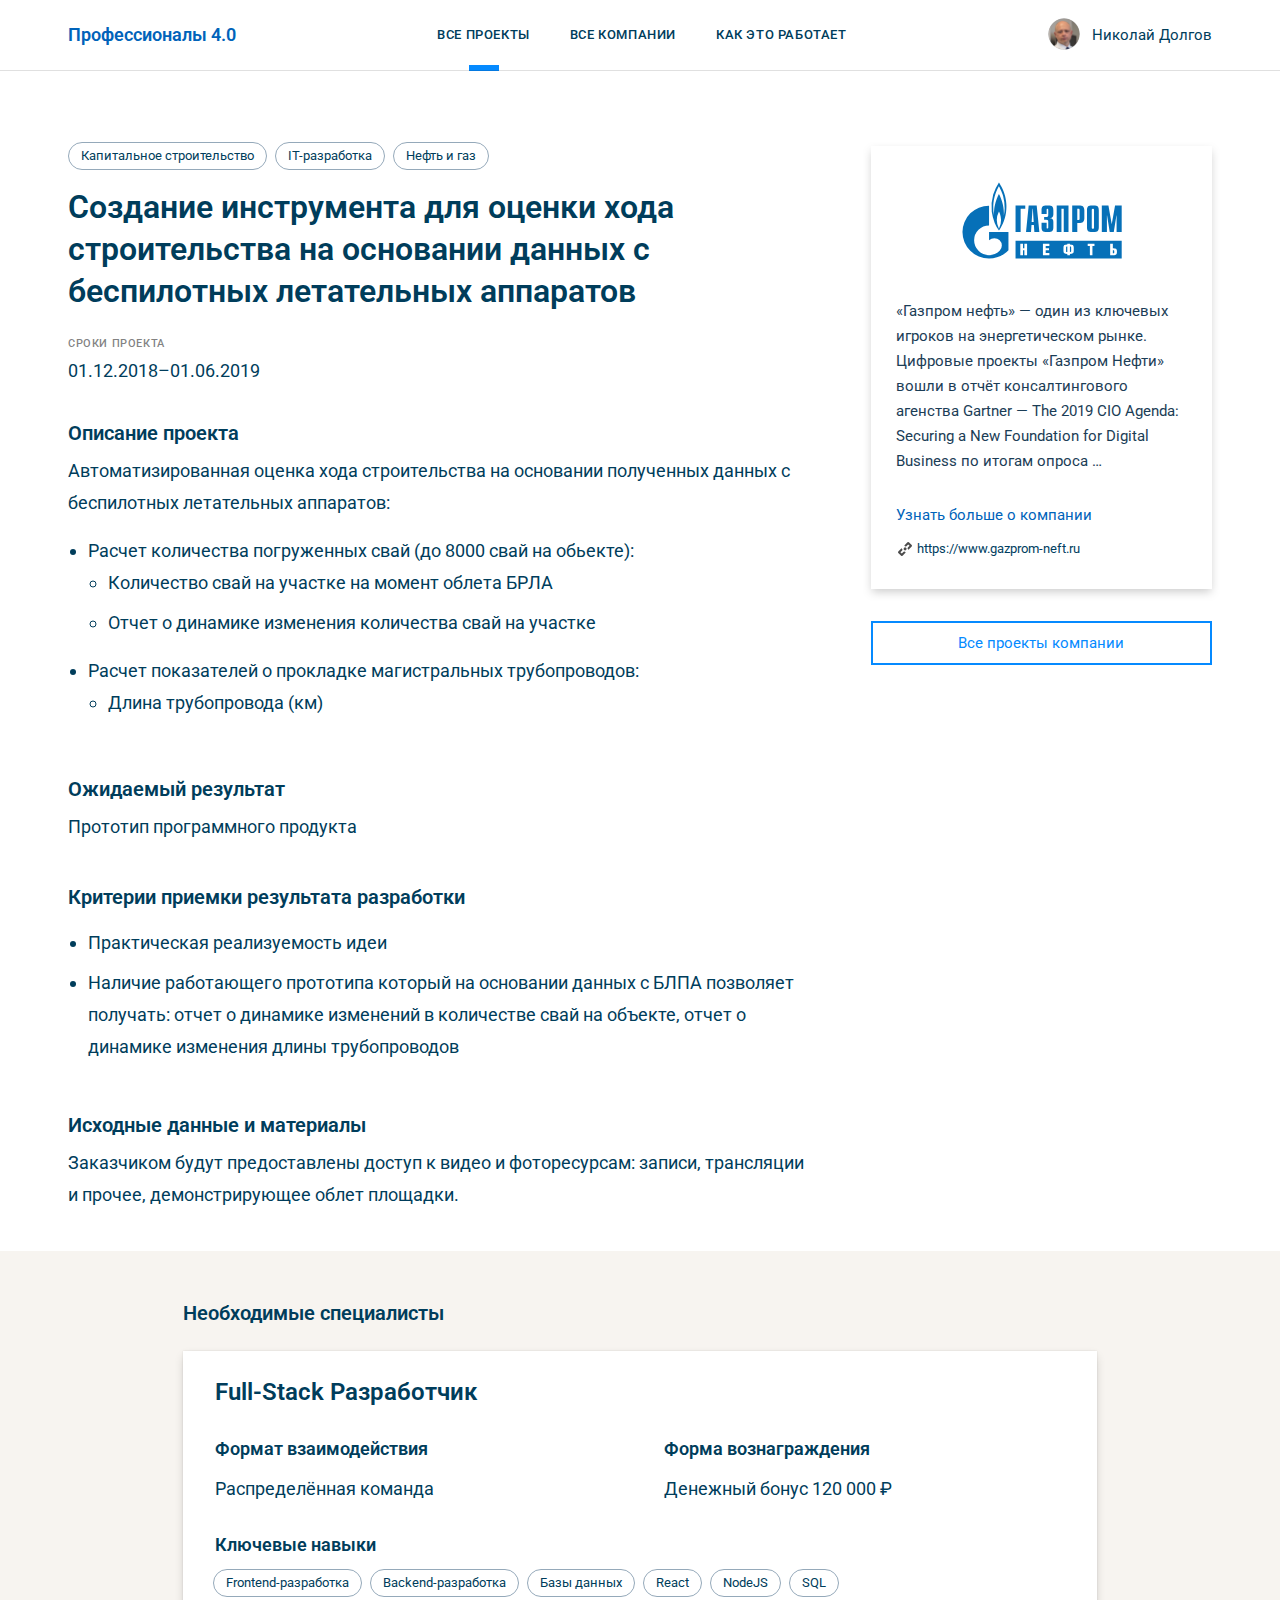
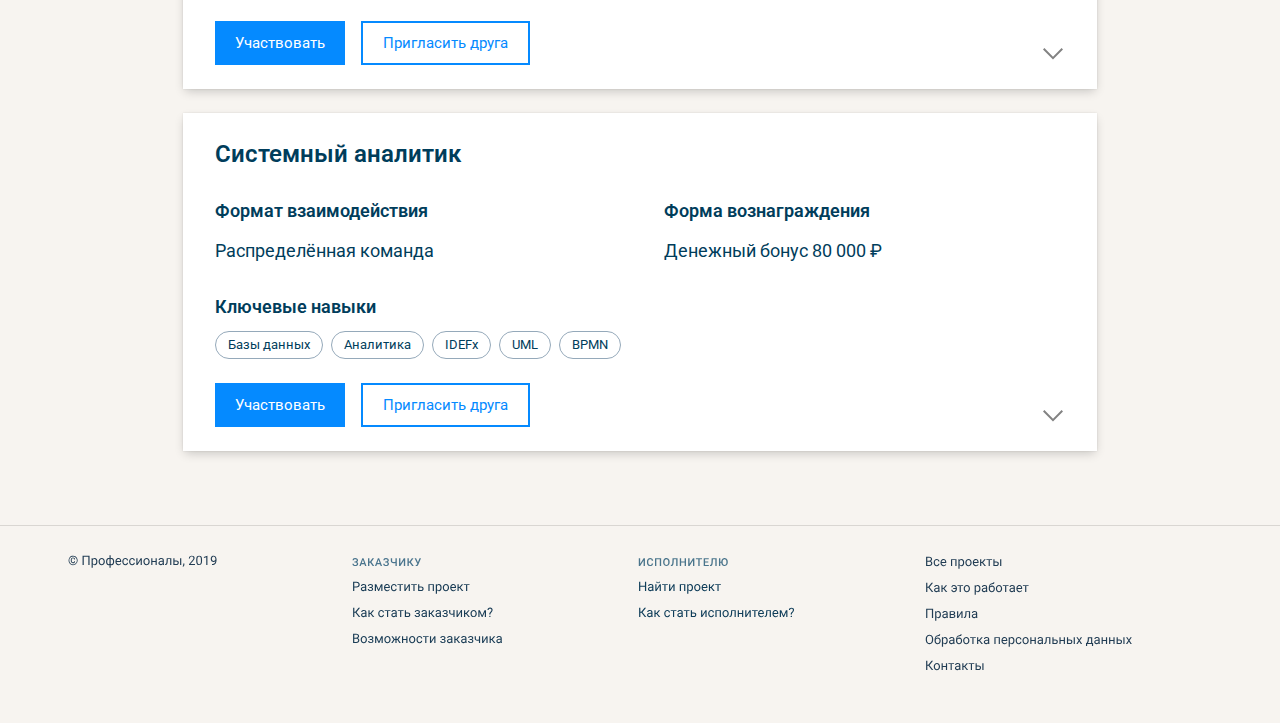
<file: project.html>
<!DOCTYPE html><html class="ua_js_no" lang="ru"><head><meta charset="utf-8"><meta http-equiv="X-UA-Compatible" content="IE=edge"><title>BEM Starter Kit</title><script>(function(e,c){e[c]=e[c].replace(/(ua_js_)no/g,"$1yes");})(document.documentElement,"className");(function(d,n){d.documentElement.className+=" ua_svg_"+(d[n]&&d[n]("http://www.w3.org/2000/svg","svg").createSVGRect?"yes":"no");})(document,"createElementNS");</script><meta name="description" content=""><meta name="viewport" content="width=device-width, initial-scale=1"><link rel="stylesheet" href="project.min.css"><link rel="stylesheet" href="https://fonts.googleapis.com/css?family=Roboto:400,500,700"><script src="https://code.jquery.com/jquery-3.2.1.js"></script><link rel="shortcut icon" href="/favicon.ico"></head><body class="page page_theme_islands theme theme_color_p4 theme_space_default theme_size_p4 theme_gap_small theme_menu_default theme_breakpoint_default theme_font_roboto"><div class="tpl-layout"><div class="tpl-layout__container tpl-layout__container_size_m tpl-layout__container_align_center"><header class="header"><div class="header__logo"><a class="text text_size_l text_view_link text_weight_bold text_display_block" href="index.html" style="margin-top: -4px; text-decoration: none">Профессионалы 4.0</a></div><div class="header__menu"><a class="header__item header__item_active decorator decorator_space-h_l" href="index.html"><div class="text text_size_s text_view_primary text_transform_uppercase text_weight_semibold text_spacing_xs">Все проекты</div></a><a class="header__item decorator decorator_space-h_l" href="all-companies.html"><div class="text text_size_s text_view_primary text_transform_uppercase text_weight_semibold text_spacing_xs">Все компании</div></a><div class="header__item decorator decorator_space-h_l"><div class="text text_size_s text_view_primary text_transform_uppercase text_weight_semibold text_spacing_xs">Как это работает</div></div></div><div class="header__lk"><div class="pt-icon-plus pt-icon-plus_vertical-align_center"><div class="pt-icon-plus__icon pt-icon-plus__icon_indent-r_s"><img class="image" style="width: 32px; height: 32px; display: block; margin-top: -2px; border-radius: 50%" src="assets/dolgov.png"></div><div class="pt-icon-plus__block" style="margin-top: -2px"><a class="text text_size_m text_view_primary" href="profile.html" style="text-decoration: none">Николай Долгов</a></div></div><div class="pt-list header__account decorator decorator_indent-t_m"><div class="pt-list__item pt-list__item_space-v_xs"><div class="text text_size_m text_view_primary">Мои проекты</div></div><div class="pt-list__item pt-list__item_space-v_xs"><div class="text text_size_m text_view_primary">Моя команда</div></div><div class="pt-list__item pt-list__item_space-v_xs"><div class="text text_size_m text_view_primary">Настройки аккаунта</div></div><a class="pt-list__item pt-list__item_space-v_m pt-list__item_indent-t_s pt-list__item_border_top" href="gpn-project-in.html" style="display: block; text-decoration: none"><div class="text text_size_xs text_view_secondary text_transform_uppercase text_weight_semibold text_spacing_xs">Сменить пользователя</div></a></div></div></header></div><div class="tpl-layout__container tpl-layout__container_size_m tpl-layout__container_align_center decorator decorator_space-t_xxxxxl"><div class="tpl-grid tpl-grid_col-gap_full tpl-grid_row-gap_full tpl-grid_columns_12"><div class="tpl-grid__fraction tpl-grid__fraction_col_8"><div class="tag tag_size_s">Капитальное строительство</div><div class="tag tag_size_s">IT-разработка</div><div class="tag tag_size_s">Нефть и газ</div><div class="text text_size_xxxl text_weight_bold text_view_primary decorator decorator_indent-t_m decorator_indent-b_xl">Создание инструмента для оценки хода строительства на основании данных с беспилотных летательных аппаратов</div><div class="text text_size_xs text_transform_uppercase text_weight_semibold text_spacing_xs text_view_secondary decorator decorator_indent-b_xxs">Сроки проекта</div><div class="text text_size_l text_view_primary decorator decorator_indent-b_xxl">01.12.2018–01.06.2019</div><div class="text text_size_xl text_weight_bold text_view_primary decorator decorator_indent-b_xs">Описание проекта</div><div class="text text_size_l text_view_primary">Автоматизированная оценка хода строительства на основании полученных данных с беспилотных летательных аппаратов:</div><ul class="decorator decorator_indent-b_xxxl" style="padding-left: 20px"><li class="text text_size_l text_view_primary">Расчет количества погруженных свай (до 8000 свай на обьекте):<ul style="padding-left: 20px"><li class="text text_size_l text_view_primary">Количество свай на участке на момент облета БРЛА</li><li class="text text_size_l text_view_primary">Отчет о динамике изменения количества свай на участке</li></ul></li><li class="text text_size_l text_view_primary">Расчет показателей о прокладке магистральных трубопроводов:<ul style="padding-left: 20px"><li class="text text_size_l text_view_primary">Длина трубопровода (км)</li></ul></li></ul><div class="text text_size_xl text_weight_bold text_view_primary decorator decorator_indent-b_xs">Ожидаемый результат</div><div class="text text_size_l text_view_primary decorator decorator_indent-b_xxxl">Прототип программного продукта</div><div class="text text_size_xl text_weight_bold text_view_primary decorator decorator_indent-b_xs">Критерии приемки результата разработки</div><ul class="decorator decorator_indent-b_xxxl" style="padding-left: 20px"><li class="text text_size_l text_view_primary">Практическая реализуемость идеи</li><li class="text text_size_l text_view_primary">Наличие работающего прототипа который на основании данных с БЛПА позволяет получать: отчет о динамике изменений в количестве свай на объекте, отчет о динамике изменения длины трубопроводов</li></ul><div class="text text_size_xl text_weight_bold text_view_primary decorator decorator_indent-b_xs">Исходные данные и материалы</div><div class="text text_size_l text_view_primary decorator decorator_indent-b_xxxl">Заказчиком будут предоставлены доступ к видео и фоторесурсам: записи, трансляции и прочее, демонстрирующее облет площадки. </div></div><div class="tpl-grid__fraction tpl-grid__fraction_col_4"><div><svg xmlns="http://www.w3.org/2000/svg" xmlns:xlink="http://www.w3.org/1999/xlink" width="357" height="459"><defs><path id="b" d="M0 0h341v443H0z"/><filter id="a" width="108.2%" height="106.3%" x="-4.1%" y="-2.3%" filterUnits="objectBoundingBox"><feMorphology in="SourceAlpha" radius="1" result="shadowSpreadOuter1"/><feOffset dy="4" in="shadowSpreadOuter1" result="shadowOffsetOuter1"/><feGaussianBlur in="shadowOffsetOuter1" result="shadowBlurOuter1" stdDeviation="5"/><feColorMatrix in="shadowBlurOuter1" values="0 0 0 0 0 0 0 0 0 0 0 0 0 0 0 0 0 0 0.2 0"/></filter></defs><g fill="none" fill-rule="evenodd"><g fill-rule="nonzero" transform="translate(8 4)"><use fill="#000" filter="url(#a)" xlink:href="#b"/><use fill="#FFF" xlink:href="#b"/></g><text fill="#1B3D56" font-family="Roboto-Regular, Roboto" font-size="15" transform="translate(8 4)"><tspan x="25" y="170">«Газпром нефть» — один из ключевых </tspan> <tspan x="25" y="195">игроков на энергетическом рынке.</tspan> <tspan x="25" y="220">Цифровые проекты «Газпром Нефти» </tspan> <tspan x="25" y="245">вошли в отчёт консалтингового </tspan> <tspan x="25" y="270">агенства Gartner — The 2019 CIO Agenda: </tspan> <tspan x="25" y="295">Securing a New Foundation for Digital </tspan> <tspan x="25" y="320">Business по итогам опроса …</tspan></text><text fill="#0063BA" font-family="Roboto-Regular, Roboto" font-size="15" transform="translate(8 4)"><tspan x="25" y="374">Узнать больше о компании</tspan></text><text fill="#003E61" font-family="Roboto-Regular, Roboto" font-size="13" transform="translate(8 4)"><tspan x="46" y="407">https://www.gazprom-neft.ru</tspan></text><path fill="#000" fill-rule="nonzero" d="M45.18 402.41l-1.77 1.77a1 1 0 0 1-1.41 0l-.7-.7 3.17-3.19a1 1 0 0 1 1.41 0l2.83 2.83a1 1 0 0 1 0 1.41l-3.18 3.18-.7-.7a1 1 0 0 1 0-1.42l1.76-1.77-1.41-1.4v-.01zm-9.89 7.06l3.18-3.18.7.7a1 1 0 0 1 0 1.42l-1.76 1.77 1.41 1.4 1.77-1.76a1 1 0 0 1 1.41 0l.7.71-3.17 3.18a1 1 0 0 1-1.41 0l-2.83-2.83a1 1 0 0 1 0-1.4zm5.65-3.53a1.5 1.5 0 1 1 2.16 2.07 1.5 1.5 0 0 1-2.16-2.07z" opacity=".7"/><g fill="#0670B8"><path fill-rule="nonzero" d="M229.9 86.74c-.63 0-1.14-.47-1.14-1.05V67.81l.01-.07a1.1 1.1 0 0 1 1.12-.94c.58 0 1.07.42 1.12.94l.01.07V85.7c0 .58-.5 1.05-1.12 1.05m2.1-23.22h-4.22c-3.57 0-3.78 2.88-3.78 4.74v17.02c0 1.86.21 4.74 3.78 4.74H232c3.58 0 3.8-2.88 3.8-4.74V68.26c0-1.86-.22-4.74-3.8-4.74"/><path d="M152.55 63.52h9.72v3.3h-4.63v23.2h-5.1z"/><path fill-rule="nonzero" d="M163.02 90.02h4.99l.48-7.04h2.4l.47 7.04h5l-2.67-26.5h-8l-2.67 26.5zm5.64-9.96l.88-13.25h.29l.87 13.25h-2.04z"/><path d="M183.65 80.74v4.99c0 .68.5.87.8.87.47 0 .8-.42.8-.87v-6.16c0-.83-.14-1.74-2.05-1.74h-2.06v-2.91h2.14c1.45 0 1.97-.35 1.97-1.97v-5.27c0-.45-.33-.86-.8-.86-.3 0-.8.18-.8.86V72h-5.1v-3.74c0-1.86.22-4.74 3.78-4.74h4.23c3.57 0 3.79 2.88 3.79 4.74v4.24c0 2.87-1.93 3.66-3.47 3.59v.27c3.42-.08 3.47 2.64 3.47 3.6v5.32c0 1.86-.22 4.74-3.79 4.74h-4.23c-3.56 0-3.78-2.87-3.78-4.74v-4.54h5.1zM193.7 63.52h11.8v26.5h-4.76v-23.2h-2.29v23.2h-4.75z"/><path fill-rule="nonzero" d="M209.2 90.02h5.09v-9h2.9c3.58 0 4.15-2.89 4.15-4.75v-8.02c0-1.85-.57-4.73-4.14-4.73h-8v26.5zm5.09-11.93V66.81h1.34c.55 0 .95.5.95 1.32v8.64c0 .83-.4 1.32-.95 1.32h-1.34z"/><path d="M252.06 63.52h6.63v26.5h-5.1V73.4h-.18l-2.63 16.62h-4.07l-2.62-16.62h-.18v16.62h-5.1v-26.5h6.62l3.3 18.62z"/><path fill-rule="nonzero" d="M141.67 66.22a38.14 38.14 0 0 1-.79 7.21c.15-2.92-.2-7.04-.88-10.25-.67-3.22-2.58-8.58-4.1-11.07-1.4 2.36-3.13 7-4.03 11.04-.92 4.03-.94 8.91-.94 10.38a51.04 51.04 0 0 1-.68-10.06c.15-3.64 1-7.39 1.47-9.12 1.78-5.75 3.8-9.43 4.18-10.02.38.59 2.93 5.12 4.25 9.88a43.94 43.94 0 0 1 1.52 12m-5.74 20.57a19.16 19.16 0 0 1-2.14-8.7 18.19 18.19 0 0 1 2.17-8.62c.45.76 1.9 3.92 2.08 8.24a18.53 18.53 0 0 1-2.1 9.08m6.2-32.51c-1.61-7.04-5.65-12.77-6.2-13.7a47.41 47.41 0 0 0-5.74 11.97 43.39 43.39 0 0 0-1.44 17.27 47.77 47.77 0 0 0 2.93 11.07 38.8 38.8 0 0 0 4.27 7.65c1.76-2.28 5.8-9.08 7.06-17.96.7-4.94.72-9.26-.88-16.3"/><path d="M126.05 90.01v8.33a7.5 7.5 0 0 1 10.6-.03 7.39 7.39 0 0 1 0 10.5l-.04.04a14.95 14.95 0 0 1-21.11 0 14.78 14.78 0 0 1 0-20.98 14.91 14.91 0 0 1 10.55-4.34V63.66a26.5 26.5 0 0 0-26.58 26.42 26.5 26.5 0 0 0 26.58 26.43c7.66 0 14.55-3.22 19.4-8.37V90.01h-19.4z"/><path fill-rule="nonzero" d="M253.93 110.25c0 2.52-1.15 2.97-4.08 2.97h-2.68v-11.5h2.68v4.43h.45c2.65 0 3.63.62 3.63 2.92v1.18zm-22.45-6.36h-2.04v9.33h-2.56v-9.33h-2.18v-2.19h6.78v2.19zm-20.7 5.22c0 2.34-1.2 2.97-3.85 2.97v1.13h-2.61v-1.13c-2.66 0-3.86-.63-3.86-2.97v-3.6c0-2.34 1.15-2.93 3.86-2.93v-.87h2.61v.87c2.7 0 3.84.6 3.84 2.94v3.6zm-24.4-5.22h-3.68v2.26h3.3v2.18h-3.3v2.7h3.68v2.2h-6.45V101.7h6.45v2.19zm-22.31 9.32h-2.7v-5.03H160v5.03h-2.69v-11.5h2.7v4.44h1.38v-4.44h2.69v11.5zm94.62-14.37H152.54v17.67H258.7V98.84zm-55.62 6.6v3.69c0 .67.22.83.81.83h.44v-5.36h-.44c-.59 0-.8.17-.8.84zm47.38 2.74h-.6v3h.6c.6 0 .79-.15.79-.8v-1.4c0-.65-.18-.8-.79-.8zm-43.1-3.58h-.42v5.36h.42c.6 0 .81-.17.81-.85v-3.7c0-.67-.21-.81-.81-.81z"/></g></g></svg></div><div class="decorator decorator_indent-t_m" style="margin-left: 8px"><a class="btn btn_view_secondary" style="width: 100%" href="all-projects.html">Все проекты компании</a></div></div></div></div><div class="section section_view_gray decorator decorator_space-v_xxxxl"><div class="tpl-layout__container tpl-layout__container_size_ms tpl-layout__container_align_center"><div class="text text_size_xl text_weight_bold text_view_primary decorator decorator_indent-b_xl">Необходимые специалисты</div><div class="vacancy vacancy_state_preview"><div class="text text_size_xxl text_weight_bold text_view_primary vacancy__head decorator decorator_indent-b_xl">Full-Stack Разработчик</div><div class="tpl-grid tpl-grid_col-gap_full tpl-grid_row-gap_full tpl-grid_s-ratio_1-1 decorator decorator_indent-b_xl"><div class="tpl-grid__fraction"><div class="text text_size_l text_weight_bold text_view_primary decorator decorator_indent-b_xs">Формат взаимодействия</div><div class="text text_size_l text_view_primary">Распределённая команда</div></div><div class="tpl-grid__fraction"><div class="text text_size_l text_weight_bold text_view_primary decorator decorator_indent-b_xs">Форма вознаграждения</div><div class="text text_size_l text_view_primary">Денежный бонус 120 000 ₽</div></div></div><div class="vacancy__extra-info"><div class="text text_size_l text_weight_bold text_view_primary decorator decorator_indent-b_xs">Роль в проекте</div><div class="text text_size_l text_view_primary">Разработка интаграционного решения</div><div class="text text_size_l text_view_primary decorator decorator_indent-b_xl">Разработка программного обеспечения</div><div class="text text_size_l text_weight_bold text_view_primary">Ключевые компетенции:</div><ul style="padding-left: 20px"><li class="text text_size_l text_view_primary">Навыки серверной разработки (языки: PHP, python, Ruby, JavaScript и соответствующие им фреймворки)</li><li class="text text_size_l text_view_primary">Работа с базами данных - как реляционными (SQL), так и нереляционными (noSQL)</li><li class="text text_size_l text_view_primary">Навыки фронтенд-разработки (связка HTML/CSS/JavaScript; фреймворки на выбор для работы с ними — Bootstrap, React, Angular и др.)</li><li class="text text_size_l text_view_primary">Знание (или способность быстро разбираться) API массовых сервисов — картографических (Google/Yandex-maps, openstreetmaps), социальных (vk/fb/ok/linkedin), чатов (telegram, facebook messenger, vk, whatsapp)</li></ul></div><div class="text text_size_l text_weight_bold text_view_primary decorator decorator_indent-b_xs">Ключевые навыки</div><div class="tag tag_size_s" style="margin-left: -2px">Frontend-разработка</div><div class="tag tag_size_s">Backend-разработка</div><div class="tag tag_size_s">Базы данных</div><div class="tag tag_size_s">React</div><div class="tag tag_size_s">NodeJS</div><div class="tag tag_size_s">SQL</div><div class="vacancy__footer"><div><a class="btn btn_view_action decorator decorator_indent-r_m" href="project-in.html">Участвовать</a><div class="btn btn_view_secondary">Пригласить друга</div></div><span class="icon icon_name_arrow-down icon_size_m icon_view_secondary vacancy__arrow"><svg xmlns="http://www.w3.org/2000/svg" width="24" height="24"><path fill-rule="evenodd" d="M12.007 15.674L20.588 7 22 8.425 11.99 18.5 2 8.424l1.414-1.423z"/></svg></span></div></div><div class="vacancy vacancy_state_preview"><div class="text text_size_xxl text_weight_bold text_view_primary vacancy__head decorator decorator_indent-b_xl">Системный аналитик</div><div class="tpl-grid tpl-grid_col-gap_full tpl-grid_row-gap_full tpl-grid_s-ratio_1-1 decorator decorator_indent-b_xl"><div class="tpl-grid__fraction"><div class="text text_size_l text_weight_bold text_view_primary decorator decorator_indent-b_xs">Формат взаимодействия</div><div class="text text_size_l text_view_primary">Распределённая команда</div></div><div class="tpl-grid__fraction"><div class="text text_size_l text_weight_bold text_view_primary decorator decorator_indent-b_xs">Форма вознаграждения</div><div class="text text_size_l text_view_primary">Денежный бонус 80 000 ₽</div></div></div><div class="vacancy__extra-info"><div class="text text_size_l text_weight_bold text_view_primary decorator decorator_indent-b_xs">Роль в проекте</div><div class="text text_size_l text_view_primary">Разработка интаграционного решения</div><div class="text text_size_l text_view_primary decorator decorator_indent-b_xl">Разработка программного обеспечения</div><div class="text text_size_l text_weight_bold text_view_primary">Ключевые компетенции:</div><ul style="padding-left: 20px"><li class="text text_size_l text_view_primary">Навыки серверной разработки (языки: PHP, python, Ruby, JavaScript и соответствующие им фреймворки)</li><li class="text text_size_l text_view_primary">Работа с базами данных - как реляционными (SQL), так и нереляционными (noSQL)</li><li class="text text_size_l text_view_primary">Навыки фронтенд-разработки (связка HTML/CSS/JavaScript; фреймворки на выбор для работы с ними — Bootstrap, React, Angular и др.)</li><li class="text text_size_l text_view_primary">Знание (или способность быстро разбираться) API массовых сервисов — картографических (Google/Yandex-maps, openstreetmaps), социальных (vk/fb/ok/linkedin), чатов (telegram, facebook messenger, vk, whatsapp)</li></ul></div><div class="text text_size_l text_weight_bold text_view_primary decorator decorator_indent-b_xs">Ключевые навыки</div><div class="tag tag_size_s">Базы данных</div><div class="tag tag_size_s">Аналитика</div><div class="tag tag_size_s">IDEFx</div><div class="tag tag_size_s">UML</div><div class="tag tag_size_s">BPMN</div><div class="vacancy__footer"><div><a class="btn btn_view_action decorator decorator_indent-r_m" href="project-in.html">Участвовать</a><div class="btn btn_view_secondary">Пригласить друга</div></div><span class="icon icon_name_arrow-down icon_size_m icon_view_secondary vacancy__arrow"><svg xmlns="http://www.w3.org/2000/svg" width="24" height="24"><path fill-rule="evenodd" d="M12.007 15.674L20.588 7 22 8.425 11.99 18.5 2 8.424l1.414-1.423z"/></svg></span></div></div></div></div><div class="section section_view_gray decorator decorator_space-t_xxl decorator_space-b_xxxxl"><div class="footer tpl-layout__container tpl-layout__container_size_m tpl-layout__container_align_center"><svg xmlns="http://www.w3.org/2000/svg" width="1064" height="116"><g fill="none" fill-rule="evenodd"><path fill="#223D54" d="M7.1 6.21c0 .65-.18 1.14-.55 1.48A2.2 2.2 0 0 1 5 8.2c-.66 0-1.2-.22-1.6-.67-.4-.44-.6-1.05-.6-1.82V5c0-.74.2-1.34.61-1.79.4-.44.94-.67 1.6-.67.67 0 1.19.18 1.55.52.37.35.55.84.55 1.47h-.93c0-.42-.1-.72-.3-.9-.2-.18-.5-.27-.88-.27-.4 0-.7.15-.94.44-.23.3-.34.7-.34 1.22v.72c0 .5.11.9.34 1.2.23.29.54.43.94.43.4 0 .68-.08.88-.26.2-.18.3-.48.3-.91h.92zm-5.8-.84c0 .73.18 1.4.52 2.02a3.78 3.78 0 0 0 3.26 1.99c.68 0 1.31-.18 1.89-.53A3.79 3.79 0 0 0 8.35 7.4c.34-.62.5-1.29.5-2.02 0-.72-.16-1.38-.5-2A3.78 3.78 0 0 0 5.08 1.4a3.73 3.73 0 0 0-3.27 1.97c-.33.62-.5 1.3-.5 2.01zm-.72 0c0-.85.2-1.65.6-2.38a4.44 4.44 0 0 1 6.17-1.73c.7.42 1.25 1 1.64 1.73a4.98 4.98 0 0 1 .02 4.72 4.52 4.52 0 0 1-3.93 2.42c-.83 0-1.6-.22-2.3-.65a4.52 4.52 0 0 1-1.62-1.75 4.96 4.96 0 0 1-.58-2.36zM21.56 10h-1.22V1.76h-4.56V10h-1.22V.76h7V10zm7.84-3.36c0 1.05-.24 1.89-.72 2.53a2.3 2.3 0 0 1-1.94.96c-.84 0-1.5-.27-1.97-.8v3.31h-1.18v-9.5h1.08l.05.75c.48-.59 1.15-.89 2-.89.82 0 1.48.32 1.96.94.48.62.72 1.49.72 2.6v.1zm-1.18-.13c0-.78-.16-1.39-.5-1.84A1.6 1.6 0 0 0 26.38 4c-.71 0-1.25.32-1.6.95v3.28c.35.63.89.94 1.61.94.56 0 1.01-.22 1.34-.67.34-.45.5-1.11.5-2zm2.36 0c0-.68.13-1.29.4-1.82A2.96 2.96 0 0 1 33.68 3c.94 0 1.7.33 2.27.98.58.64.87 1.5.87 2.58v.08a4.1 4.1 0 0 1-.38 1.8 2.92 2.92 0 0 1-2.74 1.69c-.93 0-1.69-.33-2.27-.97a3.72 3.72 0 0 1-.86-2.58V6.5zm1.18.13c0 .76.17 1.38.53 1.84.35.46.82.69 1.42.69s1.07-.24 1.42-.7c.35-.47.52-1.13.52-1.97 0-.75-.17-1.36-.53-1.83a1.7 1.7 0 0 0-1.43-.7c-.58 0-1.04.23-1.4.7a3.19 3.19 0 0 0-.53 1.97zm6.29.05c0-1.14.22-2.05.66-2.7A2.1 2.1 0 0 1 40.54 3c.36 0 .68.07.95.19V.25h1.17v2.98c.3-.15.65-.23 1.04-.23.78 0 1.4.33 1.84.99.44.65.66 1.6.66 2.84 0 1-.22 1.81-.66 2.4-.44.6-1.05.9-1.82.9-.41 0-.77-.06-1.06-.2v2.71H41.5v-2.7c-.28.13-.6.2-.96.2-.77 0-1.38-.3-1.82-.9a4.03 4.03 0 0 1-.66-2.45v-.1zm6.98 0a3.8 3.8 0 0 0-.44-2c-.3-.48-.7-.72-1.23-.72-.27 0-.5.04-.7.13v4.97c.2.07.43.1.71.1.53 0 .94-.2 1.23-.6.29-.41.43-1.04.43-1.88zm-5.8.14c0 .77.13 1.35.4 1.75.28.4.68.6 1.2.6.24 0 .46-.04.66-.12V4.08c-.18-.07-.4-.11-.66-.11-.51 0-.91.23-1.19.7a4.31 4.31 0 0 0-.42 2.16zm11.35 3.3a3 3 0 0 1-2.27-.92 3.4 3.4 0 0 1-.88-2.45v-.22c0-.68.13-1.29.39-1.82.26-.54.62-.96 1.1-1.26.46-.3.97-.46 1.51-.46.9 0 1.59.3 2.08.89.5.59.75 1.43.75 2.52v.5H48.6c.02.67.22 1.22.6 1.63.38.42.86.63 1.44.63.42 0 .77-.09 1.06-.26.28-.16.53-.39.75-.67l.72.56a2.88 2.88 0 0 1-2.6 1.33zm-.15-6.16c-.47 0-.87.17-1.2.52-.31.34-.51.83-.59 1.45h3.44v-.1c-.03-.59-.2-1.05-.48-1.38-.29-.33-.68-.49-1.17-.49zm6.94 5.2c.42 0 .79-.13 1.1-.38.31-.26.48-.57.52-.95h1.11c-.02.39-.16.76-.4 1.12a2.88 2.88 0 0 1-2.32 1.17c-.95 0-1.69-.32-2.24-.94a3.73 3.73 0 0 1-.83-2.56v-.2c0-.67.12-1.26.37-1.78A2.8 2.8 0 0 1 57.36 3c.77 0 1.41.24 1.92.7.51.46.79 1.06.82 1.8h-1.11c-.04-.45-.2-.82-.5-1.1-.3-.29-.68-.43-1.13-.43-.6 0-1.06.21-1.38.64-.33.43-.5 1.05-.5 1.87v.22c0 .8.17 1.4.5 1.83.32.42.78.64 1.39.64zm6.8 0c.42 0 .79-.13 1.1-.38.32-.26.49-.57.52-.95h1.11c-.02.39-.15.76-.4 1.12a2.88 2.88 0 0 1-2.32 1.17c-.94 0-1.68-.32-2.24-.94a3.73 3.73 0 0 1-.82-2.56v-.2c0-.67.12-1.26.36-1.78A2.8 2.8 0 0 1 64.17 3c.77 0 1.4.24 1.92.7.5.46.78 1.06.81 1.8h-1.1c-.04-.45-.2-.82-.51-1.1-.3-.29-.68-.43-1.12-.43-.6 0-1.06.21-1.39.64-.33.43-.49 1.05-.49 1.87v.22c0 .8.16 1.4.49 1.83.32.42.79.64 1.4.64zm8.5-6.04h1.17V10h-1.17V5l-3.17 5h-1.17V3.13h1.17v5.02l3.17-5.02zm2.75 3.37c0-.67.13-1.28.4-1.81A2.96 2.96 0 0 1 78.52 3c.94 0 1.7.33 2.27.98.58.64.87 1.5.87 2.58v.08a4.1 4.1 0 0 1-.39 1.8 2.92 2.92 0 0 1-2.73 1.69c-.94 0-1.69-.33-2.27-.97a3.72 3.72 0 0 1-.86-2.58V6.5zm1.18.14c0 .76.17 1.38.53 1.84.35.46.82.69 1.42.69s1.07-.24 1.42-.7c.35-.47.52-1.13.52-1.97 0-.75-.17-1.36-.53-1.83a1.7 1.7 0 0 0-1.43-.7c-.58 0-1.04.23-1.4.7a3.19 3.19 0 0 0-.53 1.97zM88.75 10h-1.17V7.07h-3.16V10h-1.18V3.13h1.18v2.98h3.16V3.13h1.17V10zm6.13 0a2.47 2.47 0 0 1-.17-.72c-.54.56-1.2.85-1.95.85-.68 0-1.23-.2-1.67-.58a1.86 1.86 0 0 1-.65-1.45c0-.72.27-1.27.82-1.67.54-.4 1.3-.6 2.3-.6h1.13V5.3c0-.41-.12-.74-.36-.98-.25-.25-.61-.37-1.09-.37-.42 0-.77.1-1.05.32-.29.21-.43.47-.43.77h-1.18c0-.35.12-.68.37-1 .24-.32.57-.57.99-.76.41-.18.87-.28 1.37-.28.8 0 1.41.2 1.86.6.45.4.68.94.7 1.63V8.4c0 .63.08 1.14.24 1.5V10h-1.23zm-1.95-.9c.37 0 .72-.09 1.05-.28.33-.2.57-.44.71-.74V6.67h-.92c-1.43 0-2.15.42-2.15 1.26 0 .37.12.66.36.86.25.21.56.31.95.31zm10.41-5.97V10h-1.18V4.1h-2.34l-.14 2.57a5.68 5.68 0 0 1-.59 2.54c-.32.5-.83.77-1.52.79h-.47V8.97l.34-.03c.38-.04.65-.26.82-.66.16-.4.27-1.13.31-2.2l.13-2.95h4.64zm3.17 2.37h1.78c.78 0 1.4.21 1.85.6.45.4.68.95.68 1.63a2.1 2.1 0 0 1-.7 1.65c-.47.41-1.1.62-1.88.62h-2.9V3.13h1.17V5.5zm6.76 4.5h-1.18V3.13h1.18V10zm-6.76-3.54v2.58h1.74c.44 0 .78-.11 1.02-.34.25-.22.37-.53.37-.93 0-.38-.12-.7-.36-.93a1.35 1.35 0 0 0-.98-.38h-1.8zm8.77 5.38l-.67-.46c.4-.55.6-1.12.63-1.71V8.61h1.14v.92c0 .43-.1.86-.31 1.28a3 3 0 0 1-.79 1.03zM127.02 10h-6.05v-.84l3.2-3.56c.47-.54.8-.97.98-1.31.18-.34.27-.68.27-1.04 0-.49-.15-.88-.44-1.2-.3-.3-.68-.45-1.17-.45-.58 0-1.04.16-1.36.5-.32.33-.49.79-.49 1.38h-1.17c0-.85.27-1.54.82-2.06a3.05 3.05 0 0 1 2.2-.79c.86 0 1.54.23 2.04.68.5.45.75 1.05.75 1.8 0 .9-.58 1.99-1.74 3.25l-2.48 2.68h4.64V10zm7.04-3.94c0 1.37-.23 2.4-.7 3.06-.47.67-1.2 1-2.2 1-1 0-1.72-.32-2.2-.97a5.1 5.1 0 0 1-.73-2.93V4.65c0-1.36.23-2.37.7-3.03.47-.66 1.21-.99 2.21-.99s1.73.32 2.2.96c.47.63.71 1.62.72 2.94v1.53zm-1.17-1.6c0-1-.14-1.73-.42-2.18-.28-.46-.72-.68-1.33-.68-.6 0-1.04.22-1.31.67a4.2 4.2 0 0 0-.43 2.1v1.87c0 1 .15 1.74.44 2.21.29.48.73.72 1.32.72.58 0 1-.23 1.29-.67.28-.45.43-1.16.44-2.12V4.45zm6.54 5.54h-1.18V2.17l-2.37.87V1.98L139.24.7h.19V10zm7.94-4.06c-.25.29-.54.52-.88.7-.34.18-.72.27-1.12.27-.54 0-1-.13-1.4-.4-.4-.26-.7-.63-.91-1.1-.22-.48-.33-1-.33-1.58 0-.62.12-1.17.36-1.67.23-.5.56-.87 1-1.14.43-.26.93-.39 1.5-.39.92 0 1.64.34 2.17 1.03.52.68.79 1.61.79 2.8v.33c0 1.8-.36 3.12-1.07 3.94-.7.83-1.78 1.26-3.22 1.28h-.23V9h.25a3.23 3.23 0 0 0 2.24-.75c.52-.5.8-1.26.85-2.32zm-1.81 0c.4 0 .75-.12 1.09-.36.33-.25.57-.54.72-.9v-.47c0-.77-.16-1.4-.5-1.88-.33-.48-.76-.72-1.27-.72s-.93.2-1.24.6c-.31.39-.47.9-.47 1.56 0 .63.15 1.15.45 1.55.3.41.71.62 1.22.62zM858.07 11V1.76h3.02c1 0 1.76.2 2.27.62.5.41.76 1.03.76 1.84 0 .43-.13.81-.37 1.15-.25.33-.58.59-1 .77.5.14.89.4 1.18.8.29.39.43.85.43 1.4 0 .82-.27 1.48-.8 1.95-.54.47-1.3.71-2.28.71h-3.2zm1.22-4.32V10h2.01c.57 0 1.02-.14 1.35-.44.32-.3.49-.7.49-1.21 0-1.12-.6-1.67-1.82-1.67h-2.03zm0-.98h1.84c.54 0 .96-.13 1.28-.4.32-.27.48-.63.48-1.09 0-.5-.15-.87-.44-1.1-.3-.23-.75-.35-1.36-.35h-1.8V5.7zm9.45 4.47c.42 0 .78-.13 1.1-.38.3-.26.48-.57.52-.95h1.1c-.01.39-.15.76-.4 1.12a2.88 2.88 0 0 1-2.32 1.17c-.94 0-1.68-.32-2.23-.94a3.73 3.73 0 0 1-.83-2.56v-.2c0-.67.12-1.26.37-1.78A2.8 2.8 0 0 1 868.73 4c.77 0 1.41.24 1.92.7.51.46.78 1.06.82 1.8h-1.11c-.04-.45-.2-.82-.5-1.1-.31-.29-.69-.43-1.13-.43-.6 0-1.06.21-1.39.64-.32.43-.49 1.05-.49 1.87v.22c0 .8.16 1.4.49 1.83.33.42.8.64 1.4.64zm6.9.96a3 3 0 0 1-2.28-.92 3.4 3.4 0 0 1-.87-2.45v-.22c0-.68.13-1.29.39-1.82.26-.54.62-.96 1.09-1.26.47-.3.97-.46 1.52-.46.9 0 1.59.3 2.08.89.5.59.75 1.43.75 2.52v.5h-4.66c.02.67.22 1.22.6 1.63.37.42.86.63 1.44.63.41 0 .77-.09 1.05-.26.3-.16.54-.39.76-.67l.72.56a2.88 2.88 0 0 1-2.6 1.33zm-.15-6.16c-.47 0-.87.17-1.2.52-.31.34-.51.83-.59 1.45h3.44v-.1c-.03-.59-.2-1.05-.48-1.38-.29-.33-.68-.49-1.17-.49zM888.51 11h-1.17V5.1h-3.17V11H883V4.13h5.52V11zm7.69-3.36c0 1.05-.24 1.89-.72 2.53a2.3 2.3 0 0 1-1.94.96c-.84 0-1.5-.27-1.97-.8v3.31h-1.17v-9.5h1.07l.05.75c.48-.59 1.15-.89 2-.89.82 0 1.48.32 1.96.94.48.62.72 1.49.72 2.6v.1zm-1.18-.13c0-.78-.16-1.39-.5-1.84a1.6 1.6 0 0 0-1.35-.67c-.71 0-1.25.32-1.6.95v3.28c.35.63.89.94 1.61.94.56 0 1.01-.22 1.34-.67.34-.45.5-1.11.5-2zm2.36 0c0-.68.13-1.29.4-1.82A2.96 2.96 0 0 1 900.48 4c.94 0 1.7.33 2.27.98.58.64.87 1.5.87 2.58v.08a4.1 4.1 0 0 1-.38 1.8 2.92 2.92 0 0 1-2.74 1.69c-.93 0-1.69-.33-2.27-.97a3.72 3.72 0 0 1-.86-2.58V7.5zm1.18.13c0 .76.17 1.38.53 1.84.35.46.82.69 1.42.69s1.07-.24 1.42-.7c.35-.47.53-1.13.53-1.97 0-.75-.18-1.36-.54-1.83a1.7 1.7 0 0 0-1.43-.7c-.58 0-1.04.23-1.4.7a3.19 3.19 0 0 0-.53 1.97zm9.4 3.49a3 3 0 0 1-2.28-.92 3.4 3.4 0 0 1-.88-2.45v-.22c0-.68.13-1.29.4-1.82.25-.54.62-.96 1.09-1.26.46-.3.97-.46 1.52-.46.89 0 1.58.3 2.08.89.5.59.74 1.43.74 2.52v.5h-4.65c.02.67.21 1.22.6 1.63.37.42.85.63 1.44.63.41 0 .76-.09 1.05-.26.29-.16.54-.39.76-.67l.71.56a2.88 2.88 0 0 1-2.59 1.33zm-.15-6.16c-.48 0-.88.17-1.2.52-.32.34-.52.83-.6 1.45h3.45v-.1c-.04-.59-.2-1.05-.49-1.38-.28-.33-.67-.49-1.16-.49zm6.32 3.1h-.86V11h-1.18V4.13h1.18v2.9h.77l2.31-2.9h1.42l-2.71 3.3L918 11h-1.5l-2.37-2.93zm9.98-2.99h-2.3V11h-1.17V5.08h-2.26v-.95h5.73v.95zm2.43 1.42h1.78c.78 0 1.4.21 1.85.6.45.4.68.95.68 1.63a2.1 2.1 0 0 1-.7 1.65c-.47.41-1.1.62-1.88.62h-2.9V4.13h1.17V6.5zm6.76 4.5h-1.18V4.13h1.18V11zm-6.76-3.54v2.58h1.74c.44 0 .78-.11 1.03-.34.24-.22.36-.53.36-.93 0-.38-.12-.7-.35-.93a1.35 1.35 0 0 0-1-.38h-1.78zm-66.07 25.39h-1.12V37h-1.22v-9.24h1.22v4.07h.95l3.23-4.07h1.52l-3.53 4.48 3.79 4.76h-1.5l-3.34-4.15zM870.48 37a2.47 2.47 0 0 1-.16-.72c-.55.56-1.2.85-1.96.85-.67 0-1.23-.2-1.66-.58a1.86 1.86 0 0 1-.65-1.45c0-.72.27-1.27.81-1.67.54-.4 1.31-.6 2.3-.6h1.14v-.53c0-.41-.12-.74-.37-.98-.25-.25-.6-.37-1.09-.37-.41 0-.77.1-1.05.32-.28.21-.42.47-.42.77h-1.18c0-.35.12-.68.36-1 .24-.32.57-.57.99-.76.42-.18.88-.28 1.37-.28.8 0 1.42.2 1.86.6.45.4.69.94.7 1.63v3.16c0 .63.08 1.14.24 1.5V37h-1.23zm-1.95-.9c.37 0 .72-.09 1.05-.28.33-.2.57-.44.72-.74v-1.41h-.92c-1.44 0-2.16.42-2.16 1.26 0 .37.12.66.37.86.24.21.56.31.94.31zm6.92-2.03h-.85V37h-1.18v-6.87h1.18v2.9h.76l2.31-2.9h1.43l-2.72 3.3 2.94 3.57h-1.49l-2.38-2.93zm10.51-3.1c-.41 0-.78.13-1.08.4-.31.27-.46.58-.46.95h-1.12c0-.4.12-.77.37-1.13.25-.36.58-.65 1-.86a2.8 2.8 0 0 1 1.3-.33c.89 0 1.61.33 2.16.97.55.65.83 1.5.83 2.53v.2c0 .64-.13 1.23-.38 1.76s-.6.94-1.06 1.23c-.45.3-.97.44-1.56.44-.76 0-1.4-.24-1.9-.71a2.32 2.32 0 0 1-.76-1.77h1.12c0 .43.15.79.45 1.08.3.3.66.44 1.1.44.5 0 .91-.19 1.24-.58.32-.39.51-.92.56-1.6h-2.57v-.97h2.56a2.63 2.63 0 0 0-.56-1.49 1.54 1.54 0 0 0-1.24-.56zm9.18.11h-2.3V37h-1.18v-5.92h-2.26v-.95h5.74v.95zm.56 2.42c0-.67.13-1.28.4-1.81a2.96 2.96 0 0 1 2.72-1.69c.93 0 1.69.33 2.27.98.58.64.86 1.5.86 2.58v.08a4.1 4.1 0 0 1-.38 1.8 2.92 2.92 0 0 1-2.74 1.69c-.93 0-1.68-.33-2.26-.97a3.72 3.72 0 0 1-.87-2.58v-.08zm1.18.14c0 .76.18 1.38.53 1.84.36.46.83.69 1.42.69.6 0 1.07-.24 1.42-.7.35-.47.53-1.13.53-1.97 0-.75-.18-1.36-.54-1.83a1.7 1.7 0 0 0-1.42-.7c-.58 0-1.05.23-1.4.7a3.19 3.19 0 0 0-.54 1.97zm15.57 0c0 1.05-.24 1.89-.72 2.53a2.3 2.3 0 0 1-1.94.96c-.84 0-1.5-.27-1.97-.8v3.31h-1.17v-9.5h1.07l.05.75c.48-.59 1.15-.89 2-.89.82 0 1.48.32 1.96.94.48.62.72 1.49.72 2.6v.1zm-1.18-.13c0-.78-.16-1.39-.5-1.84a1.6 1.6 0 0 0-1.35-.67c-.71 0-1.25.32-1.6.95v3.28c.35.63.89.94 1.61.94.56 0 1.01-.22 1.34-.67.34-.45.5-1.11.5-2zm6.9 3.49a2.47 2.47 0 0 1-.16-.72c-.54.56-1.2.85-1.95.85-.68 0-1.23-.2-1.67-.58a1.86 1.86 0 0 1-.65-1.45c0-.72.27-1.27.82-1.67.54-.4 1.3-.6 2.3-.6h1.13v-.53c0-.41-.12-.74-.36-.98-.25-.25-.61-.37-1.09-.37-.42 0-.77.1-1.05.32-.29.21-.43.47-.43.77h-1.18c0-.35.12-.68.37-1 .24-.32.57-.57.99-.76.41-.18.87-.28 1.37-.28.8 0 1.41.2 1.86.6.45.4.68.94.7 1.63v3.16c0 .63.08 1.14.24 1.5V37h-1.23zm-1.94-.9c.37 0 .72-.09 1.05-.28.33-.2.57-.44.71-.74v-1.41h-.92c-1.43 0-2.15.42-2.15 1.26 0 .37.12.66.36.86.25.21.56.31.95.31zm7.8-5.57c.86 0 1.55.28 2.07.86.52.58.77 1.34.77 2.28v.11a3.9 3.9 0 0 1-.37 1.74c-.25.5-.6.9-1.08 1.18-.46.29-1 .43-1.61.43-.92 0-1.67-.31-2.23-.93a3.53 3.53 0 0 1-.84-2.48v-.57c0-1.44.26-2.59.8-3.44a3.36 3.36 0 0 1 2.37-1.55c.6-.1 1-.24 1.2-.39.2-.15.31-.36.31-.63h.97c0 .53-.12.94-.36 1.24a2 2 0 0 1-1.15.63l-.87.2c-.7.16-1.23.44-1.58.83-.34.4-.57.91-.68 1.56a2.9 2.9 0 0 1 2.27-1.07zm-.23.96c-.58 0-1.04.2-1.37.58-.34.39-.51.92-.51 1.61v.1c0 .74.17 1.32.5 1.75.35.43.8.64 1.39.64.58 0 1.04-.21 1.38-.64.34-.43.51-1.06.51-1.9 0-.64-.17-1.16-.51-1.55-.34-.4-.8-.59-1.4-.59zm4.08 2.01c0-.67.14-1.28.4-1.81A2.96 2.96 0 0 1 931 30c.94 0 1.7.33 2.27.98.58.64.87 1.5.87 2.58v.08a4.1 4.1 0 0 1-.39 1.8 2.92 2.92 0 0 1-2.74 1.69c-.93 0-1.68-.33-2.26-.97a3.72 3.72 0 0 1-.87-2.58v-.08zm1.18.14c0 .76.18 1.38.53 1.84.36.46.83.69 1.42.69.6 0 1.07-.24 1.43-.7.35-.47.52-1.13.52-1.97 0-.75-.18-1.36-.53-1.83a1.7 1.7 0 0 0-1.43-.7c-.58 0-1.05.23-1.4.7a3.19 3.19 0 0 0-.54 1.97zm11.51-2.56h-2.3V37h-1.18v-5.92h-2.26v-.95h5.74v.95zm5.28 5.92a2.47 2.47 0 0 1-.16-.72c-.55.56-1.2.85-1.96.85-.67 0-1.23-.2-1.66-.58a1.86 1.86 0 0 1-.65-1.45c0-.72.27-1.27.81-1.67.55-.4 1.31-.6 2.3-.6h1.14v-.53c0-.41-.12-.74-.37-.98-.24-.25-.6-.37-1.08-.37-.42 0-.77.1-1.06.32-.28.21-.42.47-.42.77h-1.18c0-.35.12-.68.36-1 .25-.32.58-.57 1-.76.4-.18.87-.28 1.37-.28.79 0 1.4.2 1.86.6.45.4.68.94.7 1.63v3.16c0 .63.08 1.14.24 1.5V37h-1.24zm-1.94-.9c.36 0 .71-.09 1.04-.28.33-.2.57-.44.72-.74v-1.41h-.92c-1.44 0-2.16.42-2.16 1.26 0 .37.12.66.37.86.25.21.56.31.95.31zm7.63 1.03a3 3 0 0 1-2.28-.92 3.4 3.4 0 0 1-.87-2.45v-.22c0-.68.13-1.29.39-1.82.26-.54.62-.96 1.09-1.26.47-.3.97-.46 1.52-.46.9 0 1.59.3 2.08.89.5.59.74 1.43.74 2.52v.5h-4.65c.02.67.22 1.22.6 1.63.37.42.86.63 1.44.63.41 0 .77-.09 1.05-.26.3-.16.54-.39.76-.67l.72.56a2.88 2.88 0 0 1-2.6 1.33zm-.15-6.16c-.47 0-.87.17-1.2.52-.32.34-.51.83-.59 1.45h3.44v-.1c-.03-.59-.2-1.05-.48-1.38-.29-.33-.68-.49-1.17-.49zm9.22.11h-2.3V37h-1.18v-5.92h-2.26v-.95h5.74v.95zM865.13 63h-1.22v-8.24h-4.56V63h-1.22v-9.24h7V63zm7.83-3.36c0 1.05-.23 1.89-.71 2.53a2.3 2.3 0 0 1-1.95.96c-.83 0-1.48-.27-1.96-.8v3.31h-1.18v-9.5h1.08l.05.75c.48-.59 1.15-.89 2-.89.82 0 1.47.32 1.95.94.48.62.72 1.49.72 2.6v.1zm-1.17-.13c0-.78-.16-1.39-.5-1.84a1.6 1.6 0 0 0-1.35-.67c-.71 0-1.25.32-1.6.95v3.28c.35.63.89.94 1.6.94.57 0 1.02-.22 1.35-.67.33-.45.5-1.11.5-2zm6.9 3.49a2.47 2.47 0 0 1-.16-.72c-.54.56-1.2.85-1.95.85-.68 0-1.24-.2-1.67-.58a1.86 1.86 0 0 1-.65-1.45c0-.72.27-1.27.81-1.67.55-.4 1.31-.6 2.3-.6h1.14v-.53c0-.41-.12-.74-.37-.98-.24-.25-.6-.37-1.08-.37-.42 0-.77.1-1.06.32-.28.21-.42.47-.42.77h-1.18c0-.35.12-.68.36-1 .25-.32.58-.57 1-.76.41-.18.87-.28 1.37-.28.79 0 1.41.2 1.86.6.45.4.68.94.7 1.63v3.16c0 .63.08 1.14.24 1.5V63h-1.23zm-1.94-.9c.37 0 .71-.09 1.04-.28.34-.2.57-.44.72-.74v-1.41h-.92c-1.44 0-2.16.42-2.16 1.26 0 .37.13.66.37.86.25.21.56.31.95.31zm4.89.9v-6.87h2.67c.92 0 1.62.16 2.1.48.5.32.74.79.74 1.4 0 .32-.1.61-.28.87-.2.25-.48.45-.85.58.42.1.75.3 1 .58.25.28.38.62.38 1.01 0 .63-.23 1.11-.7 1.45-.46.33-1.11.5-1.96.5h-3.1zm1.17-3.02v2.07h1.94c.5 0 .86-.09 1.1-.27a.9.9 0 0 0 .37-.77c0-.68-.5-1.03-1.51-1.03h-1.9zm0-.93h1.52c1.1 0 1.65-.33 1.65-.97 0-.64-.52-.97-1.56-1h-1.61v1.97zm10.59-2.92h1.17V63h-1.17v-5l-3.17 5h-1.17v-6.87h1.17v5.02l3.17-5.02zm8.69 0V63h-1.18v-5.9h-2.34l-.14 2.57a5.68 5.68 0 0 1-.6 2.54c-.31.5-.82.77-1.51.79h-.47v-1.03l.33-.03c.38-.04.66-.26.82-.66.17-.4.27-1.13.32-2.2l.13-2.95h4.64zM908.2 63a2.47 2.47 0 0 1-.16-.72c-.55.56-1.2.85-1.96.85-.67 0-1.23-.2-1.66-.58a1.86 1.86 0 0 1-.65-1.45c0-.72.27-1.27.81-1.67.55-.4 1.31-.6 2.3-.6h1.14v-.53c0-.41-.12-.74-.37-.98-.24-.25-.6-.37-1.08-.37-.42 0-.77.1-1.06.32-.28.21-.42.47-.42.77h-1.18c0-.35.12-.68.36-1 .24-.32.57-.57 1-.76.4-.18.87-.28 1.37-.28.79 0 1.4.2 1.85.6.45.4.69.94.7 1.63v3.16c0 .63.08 1.14.24 1.5V63h-1.23zm-1.95-.9c.37 0 .72-.09 1.05-.28.33-.2.57-.44.72-.74v-1.41h-.92c-1.44 0-2.16.42-2.16 1.26 0 .37.12.66.37.86.24.21.56.31.94.31zm-45.79 48.75h-1.12V115h-1.22v-9.24h1.22v4.07h.95l3.23-4.07h1.52l-3.53 4.48 3.79 4.76h-1.5l-3.34-4.15zm5.29.65c0-.67.13-1.28.4-1.81a2.96 2.96 0 0 1 2.72-1.69c.93 0 1.69.33 2.27.98.57.64.86 1.5.86 2.58v.08a4.1 4.1 0 0 1-.38 1.8 2.92 2.92 0 0 1-2.74 1.69c-.93 0-1.69-.33-2.26-.97a3.72 3.72 0 0 1-.87-2.58v-.08zm1.18.14c0 .76.18 1.38.53 1.84.35.46.83.69 1.42.69.6 0 1.07-.24 1.42-.7.35-.47.53-1.13.53-1.97 0-.75-.18-1.36-.54-1.83a1.7 1.7 0 0 0-1.42-.7c-.58 0-1.05.23-1.4.7a3.19 3.19 0 0 0-.54 1.97zM879.1 115h-1.18v-2.93h-3.15V115h-1.18v-6.87h1.18v2.98h3.15v-2.98h1.18V115zm6.98-5.92h-2.3V115h-1.17v-5.92h-2.26v-.95h5.73v.95zm5.29 5.92a2.47 2.47 0 0 1-.17-.72c-.54.56-1.2.85-1.95.85-.68 0-1.24-.2-1.67-.58a1.86 1.86 0 0 1-.65-1.45c0-.72.27-1.27.81-1.67.55-.4 1.31-.6 2.3-.6h1.14v-.53c0-.41-.12-.74-.37-.98-.24-.25-.6-.37-1.08-.37-.42 0-.77.1-1.06.32-.28.21-.42.47-.42.77h-1.18c0-.35.12-.68.36-1 .25-.32.58-.57 1-.76.41-.18.87-.28 1.37-.28.79 0 1.41.2 1.86.6.45.4.68.94.7 1.63v3.16c0 .63.08 1.14.24 1.5v.11h-1.23zm-1.95-.9c.37 0 .71-.09 1.04-.28.33-.2.57-.44.72-.74v-1.41h-.92c-1.44 0-2.16.42-2.16 1.26 0 .37.13.66.37.86.25.21.56.31.95.31zm6.92-2.03h-.86V115h-1.18v-6.87h1.18v2.9h.77l2.3-2.9h1.43l-2.72 3.3 2.95 3.57h-1.5l-2.37-2.93zm9.98-2.99h-2.3V115h-1.18v-5.92h-2.26v-.95h5.74v.95zm2.43 1.42h1.78c.78 0 1.4.21 1.85.6.45.4.68.95.68 1.63a2.1 2.1 0 0 1-.7 1.65c-.47.41-1.1.62-1.88.62h-2.9v-6.87h1.17v2.37zm6.76 4.5h-1.18v-6.87h1.18V115zm-6.76-3.54v2.58h1.74c.44 0 .78-.11 1.02-.34.24-.22.37-.53.37-.93 0-.38-.12-.7-.36-.93a1.35 1.35 0 0 0-.98-.38h-1.8zm-43.57-26.78c0 .9-.15 1.7-.45 2.37-.31.67-.74 1.19-1.3 1.54-.56.36-1.21.54-1.95.54-.73 0-1.38-.18-1.94-.54-.56-.36-1-.87-1.31-1.53a5.49 5.49 0 0 1-.48-2.3v-.67c0-.89.15-1.67.46-2.35.31-.68.75-1.2 1.31-1.57a3.52 3.52 0 0 1 1.94-.54c.74 0 1.4.18 1.96.54.57.35 1 .87 1.3 1.55.31.68.46 1.47.46 2.37v.59zm-1.21-.6c0-1.1-.22-1.94-.66-2.52a2.18 2.18 0 0 0-1.85-.88c-.77 0-1.37.3-1.82.88-.44.58-.67 1.4-.68 2.44v.68c0 1.06.22 1.9.67 2.5.45.6 1.06.91 1.85.91.78 0 1.4-.28 1.82-.86.43-.57.66-1.4.67-2.46v-.69zm5.87-1.55c.86 0 1.56.28 2.07.86.52.58.78 1.34.78 2.28v.11a3.9 3.9 0 0 1-.37 1.74c-.25.5-.61.9-1.08 1.18-.47.29-1 .43-1.61.43-.93 0-1.67-.31-2.23-.93a3.53 3.53 0 0 1-.85-2.48v-.57c0-1.44.27-2.59.8-3.44a3.36 3.36 0 0 1 2.38-1.55c.59-.1.99-.24 1.2-.39.2-.15.3-.36.3-.63h.97c0 .53-.12.94-.36 1.24a2 2 0 0 1-1.14.63l-.88.2c-.7.16-1.22.44-1.57.83-.35.4-.58.91-.68 1.56a2.9 2.9 0 0 1 2.27-1.07zm-.23.96c-.57 0-1.03.2-1.37.58-.34.39-.5.92-.5 1.61v.1c0 .74.16 1.32.5 1.75.35.43.8.64 1.39.64.58 0 1.04-.21 1.38-.64.34-.43.5-1.06.5-1.9 0-.64-.16-1.16-.5-1.55-.34-.4-.8-.59-1.4-.59zm10.1 2.15c0 1.05-.24 1.89-.72 2.53a2.3 2.3 0 0 1-1.94.96c-.84 0-1.5-.27-1.97-.8v3.31h-1.18v-9.5h1.08l.05.75c.48-.59 1.15-.89 2-.89.82 0 1.47.32 1.96.94.48.62.72 1.49.72 2.6v.1zm-1.18-.13c0-.78-.16-1.39-.5-1.84a1.6 1.6 0 0 0-1.35-.67c-.71 0-1.25.32-1.6.95v3.28c.35.63.89.94 1.61.94.56 0 1.01-.22 1.34-.67.34-.45.5-1.11.5-2zm6.9 3.49a2.47 2.47 0 0 1-.16-.72c-.54.56-1.2.85-1.95.85-.68 0-1.24-.2-1.67-.58a1.86 1.86 0 0 1-.65-1.45c0-.72.27-1.27.82-1.67.54-.4 1.3-.6 2.3-.6h1.13v-.53c0-.41-.12-.74-.36-.98-.25-.25-.61-.37-1.09-.37-.42 0-.77.1-1.05.32-.29.21-.43.47-.43.77h-1.18c0-.35.12-.68.37-1 .24-.32.57-.57.99-.76.41-.18.87-.28 1.37-.28.8 0 1.41.2 1.86.6.45.4.68.94.7 1.63v3.16c0 .63.08 1.14.24 1.5V89h-1.23zm-1.94-.9c.37 0 .72-.09 1.05-.28.33-.2.57-.44.71-.74v-1.41h-.92c-1.44 0-2.16.42-2.16 1.26 0 .37.13.66.37.86.25.21.56.31.95.31zm7.8-5.57c.86 0 1.55.28 2.07.86.51.58.77 1.34.77 2.28v.11a3.9 3.9 0 0 1-.37 1.74c-.25.5-.6.9-1.08 1.18-.46.29-1 .43-1.61.43-.92 0-1.67-.31-2.23-.93a3.53 3.53 0 0 1-.84-2.48v-.57c0-1.44.26-2.59.8-3.44a3.36 3.36 0 0 1 2.37-1.55c.6-.1 1-.24 1.2-.39.2-.15.31-.36.31-.63h.97c0 .53-.12.94-.36 1.24a2 2 0 0 1-1.15.63l-.88.2c-.7.16-1.22.44-1.57.83-.35.4-.57.91-.68 1.56a2.9 2.9 0 0 1 2.27-1.07zm-.23.96c-.58 0-1.04.2-1.38.58-.33.39-.5.92-.5 1.61v.1c0 .74.17 1.32.5 1.75.35.43.8.64 1.39.64.58 0 1.04-.21 1.38-.64.34-.43.5-1.06.5-1.9 0-.64-.16-1.16-.5-1.55-.34-.4-.8-.59-1.4-.59zm4.08 2.01c0-.67.14-1.28.4-1.81a2.96 2.96 0 0 1 2.72-1.69c.93 0 1.7.33 2.27.98.58.64.87 1.5.87 2.58v.08a4.1 4.1 0 0 1-.39 1.8 2.92 2.92 0 0 1-2.74 1.69c-.93 0-1.68-.33-2.26-.97a3.72 3.72 0 0 1-.87-2.58v-.08zm1.18.14c0 .76.18 1.38.53 1.84.36.46.83.69 1.42.69.6 0 1.07-.24 1.42-.7.36-.47.53-1.13.53-1.97 0-.75-.18-1.36-.54-1.83a1.7 1.7 0 0 0-1.42-.7c-.58 0-1.05.23-1.4.7a3.19 3.19 0 0 0-.54 1.97zm11.51-2.56h-2.3V89h-1.18v-5.92h-2.26v-.95h5.74v.95zm3.28 3h-.85V89h-1.18v-6.87h1.18v2.9h.76l2.32-2.9h1.42l-2.72 3.3L915 89h-1.5l-2.38-2.93zm9.13 2.92a2.47 2.47 0 0 1-.17-.72c-.55.56-1.2.85-1.95.85-.68 0-1.24-.2-1.67-.58a1.86 1.86 0 0 1-.65-1.45c0-.72.27-1.27.81-1.67.55-.4 1.31-.6 2.3-.6h1.14v-.53c0-.41-.12-.74-.37-.98-.24-.25-.6-.37-1.08-.37-.42 0-.77.1-1.06.32-.28.21-.42.47-.42.77h-1.18c0-.35.12-.68.36-1 .25-.32.58-.57 1-.76.41-.18.87-.28 1.37-.28.79 0 1.4.2 1.86.6.45.4.68.94.7 1.63v3.16c0 .63.08 1.14.24 1.5V89h-1.23zm-1.95-.9c.36 0 .71-.09 1.04-.28.33-.2.57-.44.72-.74v-1.41h-.92c-1.44 0-2.16.42-2.16 1.26 0 .37.13.66.37.86.25.21.56.31.95.31zm13.61.9h-1.17v-5.9h-3.16V89h-1.18v-6.87h5.51V89zm4.74.13a3 3 0 0 1-2.27-.92 3.4 3.4 0 0 1-.88-2.45v-.22c0-.68.13-1.29.39-1.82.26-.54.62-.96 1.1-1.26.46-.3.97-.46 1.51-.46.9 0 1.59.3 2.08.89.5.59.75 1.43.75 2.52v.5h-4.66c.02.67.22 1.22.6 1.63.38.42.86.63 1.44.63.42 0 .77-.09 1.05-.26.3-.16.54-.39.76-.67l.72.56a2.88 2.88 0 0 1-2.6 1.33zm-.15-6.16c-.47 0-.87.17-1.2.52-.31.34-.51.83-.59 1.45h3.44v-.1c-.03-.59-.2-1.05-.48-1.38-.29-.33-.68-.49-1.17-.49zm9.99 2.67c0 1.05-.24 1.89-.72 2.53a2.3 2.3 0 0 1-1.94.96c-.84 0-1.5-.27-1.97-.8v3.31h-1.18v-9.5h1.08l.05.75c.48-.59 1.15-.89 2-.89.82 0 1.48.32 1.96.94.48.62.72 1.49.72 2.6v.1zm-1.18-.13c0-.78-.16-1.39-.5-1.84a1.6 1.6 0 0 0-1.35-.67c-.71 0-1.25.32-1.6.95v3.28c.35.63.89.94 1.61.94.56 0 1.01-.22 1.34-.67.34-.45.5-1.11.5-2zm5.42 2.66c.42 0 .79-.13 1.1-.38.31-.26.49-.57.52-.95h1.11c-.02.39-.15.76-.4 1.12a2.88 2.88 0 0 1-2.32 1.17c-.94 0-1.69-.32-2.24-.94a3.73 3.73 0 0 1-.83-2.56v-.2c0-.67.13-1.26.37-1.78a2.8 2.8 0 0 1 2.69-1.65c.77 0 1.4.24 1.92.7.5.46.78 1.06.81 1.8h-1.1c-.04-.45-.21-.82-.51-1.1-.3-.29-.68-.43-1.12-.43-.6 0-1.06.21-1.39.64-.33.43-.5 1.05-.5 1.87v.22c0 .8.17 1.4.5 1.83.32.42.79.64 1.4.64zm3.74-2.67c0-.67.13-1.28.4-1.81a2.96 2.96 0 0 1 2.72-1.69c.93 0 1.69.33 2.27.98.58.64.86 1.5.86 2.58v.08a4.1 4.1 0 0 1-.38 1.8 2.92 2.92 0 0 1-2.74 1.69c-.93 0-1.68-.33-2.26-.97a3.72 3.72 0 0 1-.87-2.58v-.08zm1.18.14c0 .76.18 1.38.53 1.84.36.46.83.69 1.42.69.6 0 1.07-.24 1.42-.7.35-.47.53-1.13.53-1.97 0-.75-.18-1.36-.54-1.83a1.7 1.7 0 0 0-1.42-.7c-.58 0-1.05.23-1.4.7a3.19 3.19 0 0 0-.54 1.97zM967.8 89h-1.18v-2.93h-3.15V89h-1.18v-6.87h1.18v2.98h3.15v-2.98h1.18V89zm6.12 0a2.47 2.47 0 0 1-.16-.72c-.55.56-1.2.85-1.96.85-.67 0-1.23-.2-1.66-.58a1.86 1.86 0 0 1-.65-1.45c0-.72.27-1.27.81-1.67.55-.4 1.31-.6 2.3-.6h1.14v-.53c0-.41-.12-.74-.37-.98-.24-.25-.6-.37-1.08-.37-.42 0-.77.1-1.06.32-.28.21-.42.47-.42.77h-1.18c0-.35.12-.68.36-1 .24-.32.57-.57 1-.76.4-.18.87-.28 1.37-.28.79 0 1.4.2 1.86.6.44.4.68.94.7 1.63v3.16c0 .63.07 1.14.24 1.5V89h-1.24zm-1.94-.9c.36 0 .71-.09 1.04-.28.33-.2.57-.44.72-.74v-1.41h-.92c-1.44 0-2.16.42-2.16 1.26 0 .37.12.66.37.86.24.21.56.31.95.31zm10.4-5.97V89h-1.18v-5.9h-2.33l-.14 2.57a5.68 5.68 0 0 1-.6 2.54c-.31.5-.82.77-1.51.79h-.47v-1.03l.33-.03c.38-.04.66-.26.82-.66.17-.4.27-1.13.32-2.2l.13-2.95h4.64zm3.17 2.37h1.79c.78 0 1.4.21 1.84.6.46.4.68.95.68 1.63a2.1 2.1 0 0 1-.7 1.65c-.46.41-1.09.62-1.87.62h-2.91v-6.87h1.17v2.37zm0 .96v2.58h1.75c.44 0 .78-.11 1.02-.34.24-.22.36-.53.36-.93 0-.38-.12-.7-.35-.93a1.35 1.35 0 0 0-.99-.38h-1.79zM996.94 89h-1.17v-2.93h-3.16V89h-1.18v-6.87h1.18v2.98h3.16v-2.98h1.17V89zm3.17-4.5h1.78c.78 0 1.4.21 1.85.6.45.4.68.95.68 1.63a2.1 2.1 0 0 1-.7 1.65c-.47.41-1.1.62-1.88.62h-2.9v-6.87h1.17v2.37zm6.76 4.5h-1.18v-6.87h1.18V89zm-6.76-3.54v2.58h1.74c.44 0 .78-.11 1.03-.34.24-.22.36-.53.36-.93 0-.38-.12-.7-.35-.93a1.35 1.35 0 0 0-1-.38h-1.78zm11.11-.82l1.53-2.5h1.37l-2.25 3.39 2.32 3.47h-1.36l-1.59-2.57-1.59 2.57h-1.36l2.32-3.47-2.25-3.4h1.36l1.5 2.5zm7.3 3.4l.4-.5c.47-.6.73-1.48.79-2.67l.1-2.74h4.43v5.91h.88v2.98h-1.17V89h-4.8v2.02h-1.17v-2.98h.54zm1.4 0h3.15v-4.82h-2.12l-.07 1.63a5.68 5.68 0 0 1-.97 3.2zm10.75.96a2.47 2.47 0 0 1-.17-.72c-.55.56-1.2.85-1.95.85-.68 0-1.24-.2-1.67-.58a1.86 1.86 0 0 1-.65-1.45c0-.72.27-1.27.81-1.67.55-.4 1.31-.6 2.3-.6h1.14v-.53c0-.41-.12-.74-.37-.98-.24-.25-.6-.37-1.08-.37-.42 0-.77.1-1.06.32-.28.21-.42.47-.42.77h-1.18c0-.35.12-.68.36-1 .25-.32.58-.57 1-.76.41-.18.87-.28 1.37-.28.79 0 1.4.2 1.86.6.45.4.68.94.7 1.63v3.16c0 .63.08 1.14.24 1.5V89h-1.23zm-1.95-.9c.36 0 .71-.09 1.04-.28.33-.2.57-.44.72-.74v-1.41h-.92c-1.44 0-2.16.42-2.16 1.26 0 .37.13.66.37.86.25.21.56.31.95.31zm10.39.9h-1.18v-2.93h-3.15V89h-1.18v-6.87h1.18v2.98h3.15v-2.98h1.18V89zm7.5 0h-1.18v-2.93h-3.15V89h-1.19v-6.87h1.19v2.98h3.15v-2.98h1.17V89zm3.16-4.5h1.79c.77 0 1.39.21 1.84.6.46.4.68.95.68 1.63a2.1 2.1 0 0 1-.7 1.65c-.46.41-1.09.62-1.88.62h-2.9v-6.87h1.17v2.37zm6.76 4.5h-1.18v-6.87h1.18V89zm-6.76-3.54v2.58h1.75c.44 0 .78-.11 1.02-.34.24-.22.36-.53.36-.93 0-.38-.12-.7-.35-.93a1.35 1.35 0 0 0-.99-.38h-1.79zm11.12-.82l1.52-2.5h1.37l-2.25 3.39 2.32 3.47h-1.36l-1.58-2.57-1.6 2.57h-1.36l2.32-3.47-2.25-3.4h1.36l1.5 2.5z"/><path fill="#003F64" d="M288.7 5.31a1 1 0 0 0-.4-.84 1.7 1.7 0 0 0-1.07-.3c-.4 0-.72.1-.98.3-.26.2-.4.47-.4.8h-1.35c0-.43.12-.8.36-1.14.24-.33.56-.6.98-.78a3.4 3.4 0 0 1 1.39-.27c.9 0 1.59.2 2.08.58.5.4.75.94.75 1.64 0 .36-.1.68-.32.98-.22.3-.52.53-.9.7.43.15.76.38 1 .69.23.3.34.68.34 1.14a2 2 0 0 1-.8 1.67c-.54.42-1.26.62-2.15.62-.55 0-1.05-.1-1.5-.3-.44-.19-.78-.46-1-.8a2.08 2.08 0 0 1-.34-1.17h1.36c0 .34.14.62.41.85.28.23.64.35 1.07.35.48 0 .86-.11 1.16-.34.29-.23.43-.52.43-.88 0-.44-.12-.76-.38-.96-.26-.2-.63-.3-1.13-.3h-.91V6.48h.87c.96 0 1.44-.4 1.44-1.17zm7.72 3.87h-3.03l-.63 1.82h-1.41l2.95-7.82h1.22l2.96 7.82h-1.42l-.64-1.82zm-2.65-1.1h2.27l-1.13-3.24-1.14 3.24zm8.51-.43h-.92V11H300V3.18h1.36v3.29h.74l2.3-3.29h1.67l-2.69 3.74L306.3 11h-1.63l-2.39-3.35zm9.75 1.53H309l-.63 1.82h-1.41l2.95-7.82h1.22l2.96 7.82h-1.42l-.64-1.82zm-2.65-1.1h2.27l-1.13-3.24-1.14 3.24zm10.1-2.77a1 1 0 0 0-.4-.84 1.7 1.7 0 0 0-1.07-.3c-.4 0-.72.1-.98.3-.26.2-.4.47-.4.8h-1.34c0-.43.11-.8.35-1.14.24-.33.56-.6.98-.78a3.4 3.4 0 0 1 1.39-.27c.9 0 1.59.2 2.09.58.5.4.74.94.74 1.64 0 .36-.1.68-.32.98-.22.3-.52.53-.9.7.43.15.77.38 1 .69.23.3.34.68.34 1.14a2 2 0 0 1-.8 1.67c-.54.42-1.26.62-2.15.62-.55 0-1.05-.1-1.5-.3-.44-.19-.78-.46-1-.8a2.08 2.08 0 0 1-.34-1.17h1.36c0 .34.14.62.42.85.27.23.63.35 1.06.35.48 0 .86-.11 1.16-.34.29-.23.43-.52.43-.88 0-.44-.12-.76-.38-.96-.26-.2-.63-.3-1.13-.3h-.91V6.48h.87c.96 0 1.44-.4 1.44-1.17zm9.33-2.13V11h-1.35V7.92c-.59.15-1.19.22-1.82.22-.93 0-1.64-.2-2.12-.62-.48-.4-.72-1.03-.73-1.86V3.18h1.36v2.5c0 .49.11.84.34 1.06.23.2.6.31 1.15.31.62 0 1.23-.07 1.82-.22V3.18h1.35zm7.02 0h1.36V11h-1.36V5.43L332.39 11h-1.35V3.18h1.35v5.57l3.44-5.57zm5.9 4.47h-.93V11h-1.35V3.18h1.35v3.29h.75l2.3-3.29h1.66l-2.68 3.74 2.92 4.08h-1.63l-2.4-3.35zm8.19-.38l1.57-4.09h1.5l-2.72 6.49-.24.49c-.36.63-.94.95-1.75.95l-.55-.03v-1.07l.46.02c.39 0 .66-.17.82-.5l.28-.66-2.68-5.69h1.49l1.82 4.09z" opacity=".7"/><path fill="#1B3D56" d="M286.3 32.38V36h-1.23v-9.24h3.41c1.01 0 1.8.26 2.38.77.57.52.86 1.2.86 2.05 0 .9-.28 1.59-.84 2.08-.56.48-1.37.72-2.41.72h-2.18zm0-1h2.18c.65 0 1.15-.15 1.5-.45.35-.31.52-.76.52-1.33 0-.55-.17-1-.52-1.33-.35-.33-.82-.5-1.43-.5h-2.26v3.62zM297.25 36a2.47 2.47 0 0 1-.16-.72c-.55.56-1.2.85-1.96.85-.68 0-1.23-.2-1.67-.58a1.86 1.86 0 0 1-.65-1.45c0-.72.28-1.27.82-1.67.54-.4 1.3-.6 2.3-.6h1.14v-.53c0-.41-.13-.74-.37-.98-.25-.25-.6-.37-1.09-.37-.42 0-.77.1-1.05.32-.28.21-.43.47-.43.77h-1.18c0-.35.12-.68.37-1 .24-.32.57-.57.99-.76.41-.18.87-.28 1.37-.28.8 0 1.41.2 1.86.6.45.4.68.94.7 1.63v3.16c0 .63.08 1.14.24 1.5V36h-1.23zm-1.95-.9c.37 0 .72-.09 1.05-.28.33-.2.57-.44.72-.74v-1.41h-.92c-1.44 0-2.16.42-2.16 1.26 0 .37.12.66.37.86.24.21.56.31.94.31zm8.56-4.09a.91.91 0 0 0-.37-.76 1.62 1.62 0 0 0-1-.29c-.42 0-.77.11-1.05.33-.27.21-.41.47-.41.76h-1.17c0-.6.25-1.09.75-1.47a3 3 0 0 1 1.87-.57c.8 0 1.43.17 1.88.52.45.34.67.84.67 1.47 0 .31-.1.6-.28.85a1.9 1.9 0 0 1-.79.62c.8.27 1.2.8 1.2 1.6 0 .63-.24 1.13-.73 1.5-.49.37-1.14.55-1.95.55-.8 0-1.44-.2-1.96-.58a1.86 1.86 0 0 1-.77-1.57h1.17c0 .33.15.62.45.86.3.24.67.36 1.11.36.45 0 .81-.1 1.09-.31.27-.21.4-.48.4-.81 0-.38-.1-.66-.34-.83-.23-.17-.59-.25-1.07-.25h-1.18V32h1.28c.8-.02 1.2-.35 1.2-.99zm6.78 3.43l2.33-5.3h1.47V36h-1.17v-5l-2.23 5h-.8l-2.27-5.1V36h-1.18v-6.87h1.52l2.33 5.31zm8.54 1.69a3 3 0 0 1-2.28-.92 3.4 3.4 0 0 1-.87-2.45v-.22c0-.68.13-1.29.39-1.82.26-.54.62-.96 1.09-1.26.47-.3.97-.46 1.52-.46.9 0 1.59.3 2.08.89.5.59.74 1.43.74 2.52v.5h-4.65c.02.67.22 1.22.6 1.63.37.42.85.63 1.44.63.41 0 .76-.09 1.05-.26.29-.16.54-.39.76-.67l.71.56a2.88 2.88 0 0 1-2.58 1.33zm-.15-6.16c-.47 0-.87.17-1.2.52-.32.34-.51.83-.6 1.45h3.45v-.1c-.03-.59-.2-1.05-.48-1.38-.3-.33-.68-.49-1.17-.49zm6.94 5.2c.42 0 .78-.13 1.1-.38.3-.26.48-.57.52-.95h1.1c-.01.39-.15.76-.4 1.12a2.88 2.88 0 0 1-2.32 1.17c-.94 0-1.68-.32-2.23-.94a3.73 3.73 0 0 1-.83-2.56v-.2c0-.67.12-1.26.37-1.78a2.8 2.8 0 0 1 2.68-1.65c.77 0 1.41.24 1.92.7.51.46.78 1.06.82 1.8h-1.11c-.04-.45-.2-.82-.5-1.1-.31-.29-.68-.43-1.13-.43-.6 0-1.06.21-1.39.64-.32.43-.49 1.05-.49 1.87v.22c0 .8.16 1.4.5 1.83.32.42.78.64 1.39.64zm9.15-5.09h-2.3V36h-1.18v-5.92h-2.26v-.95h5.74v.95zm5.59-.95h1.17V36h-1.17v-5l-3.17 5h-1.18v-6.87h1.18v5.02l3.17-5.02zm8.16.95h-2.3V36h-1.18v-5.92h-2.26v-.95h5.74v.95zm2.42 1.42h1.79c.78 0 1.4.21 1.85.6.45.4.67.95.67 1.63a2.1 2.1 0 0 1-.7 1.65c-.46.41-1.09.62-1.87.62h-2.91v-6.87h1.17v2.37zm0 .96v2.58h1.75c.44 0 .78-.11 1.02-.34.24-.22.36-.53.36-.93 0-.38-.11-.7-.35-.93a1.35 1.35 0 0 0-.99-.38h-1.79zM365.92 36h-1.18v-5.9h-3.16V36h-1.18v-6.87h5.52V36zm7.68-3.36c0 1.05-.24 1.89-.71 2.53a2.3 2.3 0 0 1-1.95.96c-.83 0-1.49-.27-1.96-.8v3.31h-1.18v-9.5h1.07l.06.75c.48-.59 1.14-.89 2-.89.82 0 1.47.32 1.95.94.48.62.72 1.49.72 2.6v.1zm-1.17-.13c0-.78-.17-1.39-.5-1.84a1.6 1.6 0 0 0-1.35-.67c-.72 0-1.25.32-1.6.95v3.28c.35.63.88.94 1.6.94.57 0 1.02-.22 1.35-.67.33-.45.5-1.11.5-2zm2.35 0c0-.68.14-1.29.4-1.82A2.96 2.96 0 0 1 377.9 29c.94 0 1.7.33 2.27.98.58.64.87 1.5.87 2.58v.08a4.1 4.1 0 0 1-.39 1.8 2.92 2.92 0 0 1-2.74 1.69c-.93 0-1.68-.33-2.26-.97a3.72 3.72 0 0 1-.87-2.58v-.08zm1.18.13c0 .76.18 1.38.53 1.84.36.46.83.69 1.42.69.6 0 1.07-.24 1.43-.7.35-.47.52-1.13.52-1.97 0-.75-.18-1.36-.53-1.83a1.7 1.7 0 0 0-1.43-.7c-.58 0-1.05.23-1.4.7a3.19 3.19 0 0 0-.54 1.97zm9.4 3.49a3 3 0 0 1-2.27-.92 3.4 3.4 0 0 1-.88-2.45v-.22c0-.68.13-1.29.4-1.82.25-.54.62-.96 1.08-1.26.47-.3.98-.46 1.52-.46.9 0 1.59.3 2.09.89.5.59.74 1.43.74 2.52v.5h-4.65c.01.67.21 1.22.59 1.63.38.42.86.63 1.44.63.42 0 .77-.09 1.06-.26.28-.16.54-.39.75-.67l.72.56a2.88 2.88 0 0 1-2.6 1.33zm-.15-6.16c-.47 0-.87.17-1.19.52-.32.34-.52.83-.6 1.45h3.44v-.1c-.03-.59-.2-1.05-.48-1.38-.29-.33-.68-.49-1.17-.49zm6.33 3.1h-.86V36h-1.18v-6.87h1.18v2.9h.77l2.3-2.9h1.43l-2.72 3.3 2.95 3.57h-1.5l-2.37-2.93zm9.98-2.99h-2.3V36h-1.18v-5.92h-2.26v-.95h5.74v.95zM287.47 57.85h-1.12V62h-1.22v-9.24h1.22v4.07h.95l3.23-4.07h1.52l-3.53 4.48 3.79 4.76h-1.5l-3.34-4.15zM297.48 62a2.47 2.47 0 0 1-.16-.72c-.55.56-1.2.85-1.96.85-.67 0-1.23-.2-1.66-.58a1.86 1.86 0 0 1-.65-1.45c0-.72.27-1.27.81-1.67.54-.4 1.31-.6 2.3-.6h1.14v-.53c0-.41-.12-.74-.37-.98-.25-.25-.6-.37-1.09-.37-.41 0-.77.1-1.05.32-.28.21-.42.47-.42.77h-1.18c0-.35.12-.68.36-1 .24-.32.57-.57.99-.76.42-.18.88-.28 1.37-.28.8 0 1.42.2 1.86.6.45.4.69.94.7 1.63v3.16c0 .63.08 1.14.24 1.5V62h-1.23zm-1.95-.9c.37 0 .72-.09 1.05-.28.33-.2.57-.44.72-.74v-1.41h-.92c-1.44 0-2.16.42-2.16 1.26 0 .37.12.66.37.86.24.21.56.31.94.31zm6.92-2.03h-.85V62h-1.18v-6.87h1.18v2.9h.76l2.31-2.9h1.43l-2.72 3.3 2.94 3.57h-1.49l-2.38-2.93zm10.86 2.1c.42 0 .78-.13 1.1-.38.3-.26.48-.57.52-.95h1.1c-.01.39-.15.76-.4 1.12a2.88 2.88 0 0 1-2.32 1.17c-.94 0-1.68-.32-2.23-.94a3.73 3.73 0 0 1-.83-2.56v-.2c0-.67.12-1.26.37-1.78A2.8 2.8 0 0 1 313.3 55c.77 0 1.41.24 1.92.7.51.46.78 1.06.82 1.8h-1.11c-.04-.45-.2-.82-.5-1.1-.31-.29-.68-.43-1.13-.43-.6 0-1.06.21-1.39.64-.32.43-.49 1.05-.49 1.87v.22c0 .8.16 1.4.5 1.83.32.42.78.64 1.39.64zm9.15-5.09h-2.3V62h-1.18v-5.92h-2.26v-.95h5.74v.95zm5.28 5.92a2.47 2.47 0 0 1-.16-.72c-.55.56-1.2.85-1.96.85-.68 0-1.23-.2-1.66-.58a1.86 1.86 0 0 1-.66-1.45c0-.72.28-1.27.82-1.67.54-.4 1.3-.6 2.3-.6h1.14v-.53c0-.41-.13-.74-.37-.98-.25-.25-.6-.37-1.09-.37-.41 0-.77.1-1.05.32-.28.21-.43.47-.43.77h-1.18c0-.35.13-.68.37-1 .24-.32.57-.57.99-.76.42-.18.87-.28 1.37-.28.8 0 1.42.2 1.86.6.45.4.69.94.7 1.63v3.16c0 .63.08 1.14.24 1.5V62h-1.23zm-1.95-.9c.37 0 .72-.09 1.05-.28.33-.2.57-.44.72-.74v-1.41h-.92c-1.44 0-2.16.42-2.16 1.26 0 .37.12.66.37.86.24.21.56.31.94.31zm9.78-5.02h-2.3V62h-1.17v-5.92h-2.26v-.95h5.73v.95zM338 57.5h1.78c.78 0 1.4.21 1.85.6.45.4.68.95.68 1.63a2.1 2.1 0 0 1-.7 1.65c-.46.41-1.09.62-1.88.62h-2.9v-6.87H338v2.37zm0 .96v2.58h1.75c.44 0 .78-.11 1.02-.34.24-.22.36-.53.36-.93 0-.38-.12-.7-.35-.93a1.35 1.35 0 0 0-.99-.38H338zM350.77 57a.91.91 0 0 0-.37-.76 1.62 1.62 0 0 0-1-.29c-.42 0-.77.11-1.04.33-.28.21-.42.47-.42.76h-1.17c0-.6.25-1.09.75-1.47a3 3 0 0 1 1.87-.57c.8 0 1.43.17 1.88.52.45.34.68.84.68 1.47 0 .31-.1.6-.28.85a1.9 1.9 0 0 1-.8.62c.8.27 1.2.8 1.2 1.6 0 .63-.24 1.13-.73 1.5-.48.37-1.13.55-1.95.55-.79 0-1.44-.2-1.95-.58a1.86 1.86 0 0 1-.78-1.57h1.17c0 .33.15.62.45.86.3.24.67.36 1.11.36.45 0 .81-.1 1.09-.31.27-.21.41-.48.41-.81 0-.38-.11-.66-.34-.83-.23-.17-.6-.25-1.08-.25h-1.17V58h1.27c.8-.02 1.2-.35 1.2-.99zm7.07 4.99a2.47 2.47 0 0 1-.17-.72c-.55.56-1.2.85-1.95.85-.68 0-1.24-.2-1.67-.58a1.86 1.86 0 0 1-.65-1.45c0-.72.27-1.27.81-1.67.55-.4 1.31-.6 2.3-.6h1.14v-.53c0-.41-.12-.74-.37-.98-.24-.25-.6-.37-1.08-.37-.42 0-.77.1-1.06.32-.28.21-.42.47-.42.77h-1.18c0-.35.12-.68.36-1 .25-.32.58-.57 1-.76.41-.18.87-.28 1.37-.28.79 0 1.4.2 1.86.6.45.4.68.94.7 1.63v3.16c0 .63.08 1.14.24 1.5V62h-1.23zm-1.95-.9c.37 0 .71-.09 1.04-.28.33-.2.57-.44.72-.74v-1.41h-.92c-1.44 0-2.16.42-2.16 1.26 0 .37.13.66.37.86.25.21.56.31.95.31zm6.92-2.03h-.86V62h-1.18v-6.87h1.18v2.9h.77l2.3-2.9h1.43l-2.72 3.3 2.95 3.57h-1.5l-2.37-2.93zm9.12 2.93a2.47 2.47 0 0 1-.17-.72c-.54.56-1.2.85-1.95.85-.68 0-1.23-.2-1.67-.58a1.86 1.86 0 0 1-.65-1.45c0-.72.27-1.27.82-1.67.54-.4 1.3-.6 2.3-.6h1.13v-.53c0-.41-.12-.74-.36-.98-.25-.25-.61-.37-1.09-.37-.42 0-.77.1-1.05.32-.29.21-.43.47-.43.77h-1.18c0-.35.12-.68.37-1 .24-.32.57-.57.99-.76.41-.18.87-.28 1.37-.28.8 0 1.41.2 1.86.6.45.4.68.94.7 1.63v3.16c0 .63.08 1.14.24 1.5V62h-1.23zm-1.95-.9c.37 0 .72-.09 1.05-.28.33-.2.57-.44.71-.74v-1.41h-.92c-1.44 0-2.15.42-2.15 1.26 0 .37.12.66.36.86.25.21.56.31.95.31zm8.56-4.09a.91.91 0 0 0-.37-.76 1.62 1.62 0 0 0-1.01-.29c-.42 0-.76.11-1.04.33-.28.21-.42.47-.42.76h-1.16c0-.6.25-1.09.75-1.47a3 3 0 0 1 1.87-.57c.8 0 1.43.17 1.88.52.45.34.67.84.67 1.47 0 .31-.1.6-.28.85a1.9 1.9 0 0 1-.8.62c.8.27 1.2.8 1.2 1.6 0 .63-.24 1.13-.72 1.5-.49.37-1.14.55-1.95.55-.8 0-1.45-.2-1.96-.58a1.86 1.86 0 0 1-.77-1.57h1.17c0 .33.15.62.44.86.3.24.67.36 1.12.36.45 0 .8-.1 1.08-.31s.42-.48.42-.81c0-.38-.12-.66-.35-.83-.23-.17-.59-.25-1.08-.25h-1.17V58h1.28c.8-.02 1.2-.35 1.2-.99zm8 4.99h-1.17v-2.49c-.52.14-1.05.2-1.6.2-.85 0-1.5-.22-1.96-.66a2.55 2.55 0 0 1-.68-1.87v-2.05h1.17v2.08c.02 1.03.51 1.54 1.48 1.54.54 0 1.07-.07 1.59-.2v-3.42h1.18V62zm6.33-6.87h1.17V62h-1.17v-5l-3.17 5h-1.17v-6.87h1.17v5.02l3.17-5.02zm5.2 3.94h-.86V62h-1.18v-6.87h1.18v2.9h.77l2.3-2.9h1.43l-2.72 3.3 2.95 3.57h-1.5l-2.37-2.93zm4.43-.57c0-.67.14-1.28.4-1.81a2.96 2.96 0 0 1 2.72-1.69c.94 0 1.7.33 2.27.98.58.64.87 1.5.87 2.58v.08a4.1 4.1 0 0 1-.39 1.8 2.92 2.92 0 0 1-2.74 1.69c-.93 0-1.68-.33-2.26-.97a3.72 3.72 0 0 1-.87-2.58v-.08zm1.19.14c0 .76.17 1.38.53 1.84.35.46.82.69 1.41.69.6 0 1.07-.24 1.43-.7.35-.47.52-1.13.52-1.97 0-.75-.18-1.36-.53-1.83a1.7 1.7 0 0 0-1.43-.7c-.58 0-1.05.23-1.4.7a3.19 3.19 0 0 0-.53 1.97zm10.5 1.8l2.33-5.3h1.47V62h-1.18v-5l-2.22 5h-.81l-2.27-5.1V62h-1.17v-6.87h1.52l2.32 5.31zm7.06-1.04c0-.5.06-.9.17-1.2.1-.29.32-.61.65-.97l.83-.85c.35-.4.53-.84.53-1.3 0-.44-.11-.8-.35-1.04-.23-.25-.57-.38-1.01-.38-.43 0-.78.11-1.04.34-.27.23-.4.54-.4.92h-1.17c0-.68.25-1.24.73-1.66.48-.42 1.1-.63 1.88-.63.8 0 1.42.22 1.87.65.44.42.67 1.01.67 1.76 0 .74-.35 1.47-1.03 2.2l-.7.68c-.3.34-.46.83-.46 1.48h-1.17zm-.05 2.01c0-.2.06-.35.17-.48.12-.13.3-.2.52-.2.23 0 .4.07.52.2s.18.29.18.48-.06.35-.18.47c-.12.13-.3.19-.52.19-.23 0-.4-.06-.52-.19a.67.67 0 0 1-.17-.47zM285.07 88v-9.24h3.02c1 0 1.76.2 2.27.62.5.41.76 1.03.76 1.84 0 .43-.13.81-.37 1.15-.25.33-.58.59-1 .77.5.14.89.4 1.18.8.29.39.43.85.43 1.4 0 .82-.27 1.48-.8 1.95-.54.47-1.3.71-2.28.71h-3.2zm1.22-4.32V87h2.01c.57 0 1.02-.14 1.35-.44.32-.3.49-.7.49-1.21 0-1.12-.6-1.67-1.82-1.67h-2.03zm0-.98h1.84c.54 0 .96-.13 1.28-.4.32-.27.48-.63.48-1.09 0-.5-.15-.87-.44-1.1-.3-.23-.75-.35-1.36-.35h-1.8v2.94zm6.38 1.8c0-.67.13-1.28.4-1.81a2.96 2.96 0 0 1 2.72-1.69c.93 0 1.69.33 2.27.98.57.64.86 1.5.86 2.58v.08a4.1 4.1 0 0 1-.38 1.8 2.92 2.92 0 0 1-2.74 1.69c-.93 0-1.69-.33-2.26-.97a3.72 3.72 0 0 1-.87-2.58v-.08zm1.18.14c0 .76.18 1.38.53 1.84.35.46.83.69 1.42.69.6 0 1.07-.24 1.42-.7.35-.47.53-1.13.53-1.97 0-.75-.18-1.36-.54-1.83a1.7 1.7 0 0 0-1.42-.7c-.58 0-1.05.23-1.4.7a3.19 3.19 0 0 0-.54 1.97zm10.32-1.63a.91.91 0 0 0-.37-.76 1.62 1.62 0 0 0-1-.29c-.42 0-.77.11-1.04.33-.28.21-.42.47-.42.76h-1.17c0-.6.25-1.09.75-1.47a3 3 0 0 1 1.88-.57c.8 0 1.43.17 1.87.52.45.34.68.84.68 1.47 0 .31-.1.6-.28.85a1.9 1.9 0 0 1-.8.62c.8.27 1.2.8 1.2 1.6 0 .63-.24 1.13-.73 1.5-.48.37-1.13.55-1.94.55-.8 0-1.45-.2-1.96-.58a1.86 1.86 0 0 1-.77-1.57h1.16c0 .33.15.62.45.86.3.24.67.36 1.12.36.44 0 .8-.1 1.08-.31s.41-.48.41-.81c0-.38-.11-.66-.34-.83-.23-.17-.6-.25-1.08-.25h-1.17V84h1.27c.8-.02 1.2-.35 1.2-.99zm6.78 3.43l2.34-5.3h1.46V88h-1.17v-5l-2.22 5h-.81l-2.27-5.1V88h-1.17v-6.87h1.52l2.32 5.31zm5.38-1.94c0-.67.13-1.28.4-1.81a2.96 2.96 0 0 1 2.72-1.69c.93 0 1.69.33 2.26.98.58.64.87 1.5.87 2.58v.08a4.1 4.1 0 0 1-.38 1.8 2.92 2.92 0 0 1-2.74 1.69c-.93 0-1.69-.33-2.26-.97a3.72 3.72 0 0 1-.87-2.58v-.08zm1.18.14c0 .76.18 1.38.53 1.84.35.46.83.69 1.42.69.6 0 1.07-.24 1.42-.7.35-.47.53-1.13.53-1.97 0-.75-.18-1.36-.54-1.83a1.7 1.7 0 0 0-1.42-.7c-.58 0-1.05.23-1.4.7a3.19 3.19 0 0 0-.54 1.97zm11.89.38h-.83V88h-1.17v-2.98h-.83L324.65 88h-1.48l2.45-3.55-2.22-3.32h1.42l1.77 2.85h.8v-2.85h1.18v2.85h.8l1.79-2.85h1.42l-2.23 3.32 2.46 3.55h-1.49l-1.92-2.98zM339.48 88h-1.17v-2.93h-3.15V88h-1.18v-6.87h1.18v2.98h3.15v-2.98h1.17V88zm1.58-3.5c0-.67.13-1.28.4-1.81a2.96 2.96 0 0 1 2.72-1.69c.93 0 1.69.33 2.27.98.57.64.86 1.5.86 2.58v.08a4.1 4.1 0 0 1-.38 1.8 2.92 2.92 0 0 1-2.74 1.69c-.93 0-1.69-.33-2.26-.97a3.72 3.72 0 0 1-.87-2.58v-.08zm1.18.14c0 .76.18 1.38.53 1.84.35.46.83.69 1.42.69.6 0 1.07-.24 1.42-.7.35-.47.53-1.13.53-1.97 0-.75-.18-1.36-.54-1.83a1.7 1.7 0 0 0-1.42-.7c-.58 0-1.05.23-1.4.7a3.19 3.19 0 0 0-.54 1.97zm9.3 2.53c.42 0 .78-.13 1.1-.38.31-.26.48-.57.52-.95h1.1c-.01.39-.15.76-.4 1.12a2.88 2.88 0 0 1-2.32 1.17c-.94 0-1.68-.32-2.23-.94a3.73 3.73 0 0 1-.83-2.56v-.2c0-.67.12-1.26.37-1.78a2.8 2.8 0 0 1 2.68-1.65c.77 0 1.41.24 1.92.7.51.46.78 1.06.82 1.8h-1.11c-.04-.45-.2-.82-.5-1.1-.3-.29-.68-.43-1.13-.43-.6 0-1.06.21-1.38.64-.33.43-.5 1.05-.5 1.87v.22c0 .8.17 1.4.5 1.83.32.42.78.64 1.39.64zm9.15-5.09h-2.3V88h-1.18v-5.92h-2.26v-.95h5.74v.95zm5.59-.95h1.17V88h-1.17v-5l-3.17 5h-1.17v-6.87h1.17v5.02l3.17-5.02zm10.05 1.88a.91.91 0 0 0-.37-.76 1.62 1.62 0 0 0-1-.29c-.42 0-.77.11-1.04.33-.28.21-.42.47-.42.76h-1.17c0-.6.25-1.09.75-1.47a3 3 0 0 1 1.88-.57c.8 0 1.43.17 1.87.52.45.34.68.84.68 1.47 0 .31-.1.6-.28.85a1.9 1.9 0 0 1-.8.62c.8.27 1.2.8 1.2 1.6 0 .63-.24 1.13-.73 1.5-.48.37-1.13.55-1.94.55-.8 0-1.45-.2-1.96-.58a1.86 1.86 0 0 1-.77-1.57h1.16c0 .33.15.62.45.86.3.24.67.36 1.12.36.44 0 .8-.1 1.08-.31s.41-.48.41-.81c0-.38-.11-.66-.34-.83-.23-.17-.6-.25-1.08-.25h-1.17V84h1.27c.8-.02 1.2-.35 1.2-.99zM383.4 88a2.47 2.47 0 0 1-.17-.72c-.54.56-1.2.85-1.95.85-.68 0-1.23-.2-1.67-.58a1.86 1.86 0 0 1-.65-1.45c0-.72.27-1.27.82-1.67.54-.4 1.3-.6 2.3-.6h1.13v-.53c0-.41-.12-.74-.36-.98-.25-.25-.61-.37-1.09-.37-.42 0-.77.1-1.05.32-.29.21-.43.47-.43.77h-1.18c0-.35.12-.68.37-1 .24-.32.57-.57.99-.76.41-.18.87-.28 1.37-.28.8 0 1.41.2 1.86.6.45.4.68.94.7 1.63v3.16c0 .63.08 1.14.24 1.5V88h-1.23zm-1.95-.9c.37 0 .72-.09 1.05-.28.33-.2.57-.44.71-.74v-1.41h-.92c-1.44 0-2.15.42-2.15 1.26 0 .37.12.66.36.86.25.21.56.31.95.31zm6.92-2.03h-.86V88h-1.18v-6.87h1.18v2.9h.77l2.31-2.9h1.42l-2.72 3.3 2.95 3.57h-1.5l-2.37-2.93zm9.12 2.93a2.47 2.47 0 0 1-.17-.72c-.54.56-1.2.85-1.95.85-.68 0-1.23-.2-1.67-.58a1.86 1.86 0 0 1-.65-1.45c0-.72.27-1.27.82-1.67.54-.4 1.3-.6 2.3-.6h1.14v-.53c0-.41-.13-.74-.37-.98-.25-.25-.61-.37-1.09-.37-.42 0-.77.1-1.05.32-.29.21-.43.47-.43.77h-1.18c0-.35.12-.68.37-1 .24-.32.57-.57.99-.76.41-.18.87-.28 1.37-.28.8 0 1.41.2 1.86.6.45.4.68.94.7 1.63v3.16c0 .63.08 1.14.24 1.5V88h-1.23zm-1.95-.9c.37 0 .72-.09 1.05-.28.33-.2.57-.44.72-.74v-1.41h-.92c-1.44 0-2.16.42-2.16 1.26 0 .37.12.66.37.86.24.21.56.31.94.31zm8.56-4.09a.91.91 0 0 0-.37-.76 1.62 1.62 0 0 0-1.01-.29c-.41 0-.76.11-1.04.33-.27.21-.41.47-.41.76h-1.17c0-.6.25-1.09.75-1.47a3 3 0 0 1 1.87-.57c.8 0 1.43.17 1.88.52.45.34.67.84.67 1.47 0 .31-.1.6-.28.85a1.9 1.9 0 0 1-.8.62c.8.27 1.2.8 1.2 1.6 0 .63-.23 1.13-.72 1.5-.49.37-1.14.55-1.95.55-.8 0-1.44-.2-1.96-.58a1.86 1.86 0 0 1-.77-1.57h1.17c0 .33.15.62.45.86.3.24.67.36 1.11.36.45 0 .81-.1 1.09-.31.27-.21.4-.48.4-.81 0-.38-.1-.66-.34-.83-.23-.17-.59-.25-1.07-.25h-1.18V84h1.28c.8-.02 1.2-.35 1.2-.99zm8 4.99h-1.17v-2.49c-.52.14-1.05.2-1.59.2-.86 0-1.51-.22-1.96-.66a2.55 2.55 0 0 1-.7-1.87v-2.05h1.18v2.08c.02 1.03.52 1.54 1.48 1.54.54 0 1.07-.07 1.59-.2v-3.42h1.18V88zm6.33-6.87h1.17V88h-1.17v-5l-3.17 5h-1.17v-6.87h1.17v5.02l3.17-5.02zm5.2 3.94h-.86V88h-1.18v-6.87h1.18v2.9h.77l2.31-2.9h1.42l-2.71 3.3L427.5 88h-1.49l-2.38-2.93zm9.12 2.93a2.47 2.47 0 0 1-.16-.72c-.55.56-1.2.85-1.96.85-.68 0-1.23-.2-1.67-.58a1.86 1.86 0 0 1-.65-1.45c0-.72.28-1.27.82-1.67.54-.4 1.3-.6 2.3-.6h1.14v-.53c0-.41-.13-.74-.37-.98-.25-.25-.6-.37-1.09-.37-.42 0-.77.1-1.05.32-.28.21-.43.47-.43.77h-1.18c0-.35.13-.68.37-1 .24-.32.57-.57.99-.76.42-.18.87-.28 1.37-.28.8 0 1.41.2 1.86.6.45.4.68.94.7 1.63v3.16c0 .63.08 1.14.24 1.5V88h-1.23zm-1.95-.9c.37 0 .72-.09 1.05-.28.33-.2.57-.44.72-.74v-1.41h-.92c-1.44 0-2.16.42-2.16 1.26 0 .37.12.66.37.86.24.21.56.31.94.31z"/><path fill="#003E61" d="M575.59 3.18h1.35V11h-1.35V5.43L572.15 11h-1.36V3.18h1.36v5.57l3.44-5.57zm9.55 5.27a2.82 2.82 0 0 1-.92 1.96c-.54.46-1.26.7-2.15.7a2.9 2.9 0 0 1-2.74-1.7 4.55 4.55 0 0 1-.4-1.9v-.73c0-.74.13-1.39.39-1.95a2.95 2.95 0 0 1 2.82-1.76c.86 0 1.55.24 2.08.7.53.47.83 1.14.92 2h-1.35c-.07-.57-.23-.97-.5-1.22-.26-.25-.64-.38-1.15-.38-.6 0-1.05.22-1.36.65a3.23 3.23 0 0 0-.5 1.9v.7c0 .84.16 1.48.46 1.93.3.44.75.66 1.33.66.54 0 .94-.12 1.2-.36.27-.24.44-.64.52-1.2h1.35zm8 2.55h-1.35V4.28h-3.45V11H587V3.18h6.15V11zm8.48-3.7a4.8 4.8 0 0 1-.4 2.01 3 3 0 0 1-2.83 1.8 3.05 3.05 0 0 1-2.84-1.79 4.65 4.65 0 0 1-.42-1.98V6.9c0-.77.14-1.44.4-2.02.28-.59.66-1.03 1.15-1.34.5-.31 1.06-.47 1.7-.47a3 3 0 0 1 2.84 1.78c.26.58.4 1.25.4 2v.44zm-1.36-.41c0-.87-.16-1.54-.49-2a1.6 1.6 0 0 0-1.4-.69 1.6 1.6 0 0 0-1.37.69c-.33.46-.5 1.11-.5 1.95v.45c0 .86.16 1.53.5 2 .33.47.8.7 1.39.7.6 0 1.06-.23 1.39-.69.32-.46.48-1.13.48-2v-.41zm9.3-3.71V11h-1.36V4.28h-2.4l-.13 3.02a8.66 8.66 0 0 1-.35 2.2c-.18.52-.43.9-.77 1.14-.34.24-.79.36-1.35.36h-.35V9.92l.22-.02c.31-.03.55-.14.72-.33.17-.19.3-.48.39-.86.09-.39.15-.95.18-1.7l.15-3.83h5.05zM618 11h-1.35V7.52h-3.5V11h-1.36V3.18h1.36v3.25h3.5V3.18H618V11zm7-7.82h1.35V11H625V5.43L621.56 11h-1.36V3.18h1.36v5.57L625 3.18zm9.08 1.1h-2.44V11h-1.35V4.28h-2.42v-1.1h6.2v1.1zm6.2 3.23h-3.22v2.4h3.76V11h-5.12V3.18h5.08v1.1h-3.72v2.15h3.21v1.08zm8.4-4.33V11h-1.36V4.28h-2.4l-.14 3.02a8.66 8.66 0 0 1-.34 2.2c-.18.52-.44.9-.77 1.14-.34.24-.8.36-1.36.36h-.34V9.92l.21-.02c.32-.03.56-.14.73-.33.17-.19.3-.48.38-.86.1-.39.15-.95.19-1.7l.15-3.83h5.04zm11.1 4.11a4.8 4.8 0 0 1-.4 2.02 3 3 0 0 1-2.84 1.8 3 3 0 0 1-2.74-1.58c-.28-.51-.45-1.1-.5-1.78h-.98V11h-1.35V3.18h1.35V6.7h.96c.03-.72.17-1.36.45-1.91a3.03 3.03 0 0 1 2.8-1.72 3 3 0 0 1 2.84 1.78c.26.58.4 1.25.4 2v.44zm-1.37-.4c0-.87-.16-1.54-.49-2a1.6 1.6 0 0 0-1.4-.69 1.6 1.6 0 0 0-1.37.69c-.33.46-.5 1.11-.5 1.95v.45c0 .86.16 1.53.5 2 .33.47.8.7 1.39.7.6 0 1.06-.23 1.39-.69.32-.46.48-1.13.48-2v-.41z" opacity=".7"/><path fill="#0F3D59" d="M578.18 36h-1.23v-4.27h-4.66V36h-1.22v-9.24h1.22v3.97h4.66v-3.97h1.23V36zm6.22 0a2.47 2.47 0 0 1-.17-.72c-.54.56-1.2.85-1.95.85-.68 0-1.24-.2-1.67-.58a1.86 1.86 0 0 1-.65-1.45c0-.72.27-1.27.82-1.67.54-.4 1.3-.6 2.29-.6h1.14v-.53c0-.41-.12-.74-.37-.98-.24-.25-.6-.37-1.08-.37-.42 0-.77.1-1.05.32-.29.21-.43.47-.43.77h-1.18c0-.35.12-.68.36-1 .25-.32.58-.57 1-.76.41-.18.87-.28 1.37-.28.79 0 1.41.2 1.86.6.45.4.68.94.7 1.63v3.16c0 .63.08 1.14.24 1.5V36h-1.23zm-1.95-.9c.37 0 .72-.09 1.05-.28.33-.2.56-.44.71-.74v-1.41h-.92c-1.44 0-2.16.42-2.16 1.26 0 .37.13.66.37.86.25.21.56.31.95.31zm9.22-5.97h1.18V36h-1.18v-5l-3.17 5h-1.17v-6.87h1.17v5.02l3.17-5.02zm.32-2.5c0 .51-.18.92-.53 1.24-.34.3-.8.46-1.37.46a2 2 0 0 1-1.38-.47 1.57 1.57 0 0 1-.52-1.23h.95c0 .3.08.53.25.7.16.16.4.25.7.25.3 0 .53-.09.7-.25.16-.17.25-.4.25-.7h.95zm7.84 3.45h-2.3V36h-1.17v-5.92h-2.26v-.95h5.73v.95zm5.59-.95h1.17V36h-1.17v-5l-3.17 5h-1.17v-6.87h1.17v5.02l3.17-5.02zm11.9 6.87h-1.18v-5.9h-3.16V36h-1.18v-6.87h5.52V36zm7.68-3.36c0 1.05-.24 1.89-.71 2.53a2.3 2.3 0 0 1-1.95.96c-.83 0-1.49-.27-1.97-.8v3.31h-1.17v-9.5h1.07l.06.75c.48-.59 1.14-.89 2-.89.82 0 1.47.32 1.95.94.48.62.72 1.49.72 2.6v.1zm-1.17-.13c0-.78-.17-1.39-.5-1.84a1.6 1.6 0 0 0-1.36-.67c-.7 0-1.24.32-1.6.95v3.28c.36.63.9.94 1.62.94.56 0 1-.22 1.34-.67.33-.45.5-1.11.5-2zm2.35 0c0-.68.14-1.29.4-1.82A2.96 2.96 0 0 1 629.3 29c.94 0 1.7.33 2.27.98.58.64.87 1.5.87 2.58v.08a4.1 4.1 0 0 1-.39 1.8 2.92 2.92 0 0 1-2.74 1.69c-.93 0-1.68-.33-2.26-.97a3.72 3.72 0 0 1-.87-2.58v-.08zm1.18.13c0 .76.18 1.38.53 1.84.36.46.83.69 1.42.69.6 0 1.07-.24 1.42-.7.36-.47.53-1.13.53-1.97 0-.75-.18-1.36-.54-1.83a1.7 1.7 0 0 0-1.42-.7c-.58 0-1.05.23-1.4.7a3.19 3.19 0 0 0-.54 1.97zm9.4 3.49a3 3 0 0 1-2.27-.92 3.4 3.4 0 0 1-.88-2.45v-.22c0-.68.13-1.29.39-1.82.26-.54.62-.96 1.1-1.26.46-.3.97-.46 1.51-.46.9 0 1.59.3 2.08.89.5.59.75 1.43.75 2.52v.5h-4.66c.02.67.22 1.22.6 1.63.38.42.86.63 1.44.63.42 0 .77-.09 1.06-.26.28-.16.54-.39.75-.67l.72.56a2.88 2.88 0 0 1-2.6 1.33zm-.15-6.16c-.47 0-.87.17-1.2.52-.31.34-.51.83-.59 1.45h3.44v-.1c-.03-.59-.2-1.05-.48-1.38-.29-.33-.68-.49-1.17-.49zm6.32 3.1h-.85V36h-1.18v-6.87h1.18v2.9h.77l2.3-2.9h1.43l-2.72 3.3 2.95 3.57h-1.5l-2.38-2.93zm9.99-2.99h-2.3V36h-1.18v-5.92h-2.26v-.95h5.74v.95zm-79.45 27.77h-1.12V62h-1.22v-9.24h1.22v4.07h.95l3.23-4.07h1.52l-3.53 4.48 3.79 4.76h-1.5l-3.34-4.15zM583.48 62a2.47 2.47 0 0 1-.16-.72c-.55.56-1.2.85-1.96.85-.67 0-1.23-.2-1.66-.58a1.86 1.86 0 0 1-.65-1.45c0-.72.27-1.27.81-1.67.54-.4 1.31-.6 2.3-.6h1.14v-.53c0-.41-.12-.74-.37-.98-.25-.25-.6-.37-1.09-.37-.41 0-.77.1-1.05.32-.28.21-.42.47-.42.77h-1.18c0-.35.12-.68.36-1 .24-.32.57-.57.99-.76.42-.18.88-.28 1.37-.28.8 0 1.42.2 1.86.6.45.4.69.94.7 1.63v3.16c0 .63.08 1.14.24 1.5V62h-1.23zm-1.95-.9c.37 0 .72-.09 1.05-.28.33-.2.57-.44.72-.74v-1.41h-.92c-1.44 0-2.16.42-2.16 1.26 0 .37.12.66.37.86.24.21.56.31.94.31zm6.92-2.03h-.85V62h-1.18v-6.87h1.18v2.9h.76l2.31-2.9h1.43l-2.72 3.3 2.94 3.57h-1.49l-2.38-2.93zm10.86 2.1c.42 0 .78-.13 1.1-.38.3-.26.48-.57.52-.95h1.1c-.01.39-.15.76-.4 1.12a2.88 2.88 0 0 1-2.32 1.17c-.94 0-1.68-.32-2.23-.94a3.73 3.73 0 0 1-.83-2.56v-.2c0-.67.12-1.26.37-1.78A2.8 2.8 0 0 1 599.3 55c.77 0 1.41.24 1.92.7.51.46.78 1.06.82 1.8h-1.11c-.04-.45-.2-.82-.5-1.1-.31-.29-.68-.43-1.13-.43-.6 0-1.06.21-1.39.64-.32.43-.49 1.05-.49 1.87v.22c0 .8.16 1.4.5 1.83.32.42.78.64 1.39.64zm9.15-5.09h-2.3V62h-1.18v-5.92h-2.26v-.95h5.74v.95zm5.28 5.92a2.47 2.47 0 0 1-.16-.72c-.55.56-1.2.85-1.96.85-.68 0-1.23-.2-1.66-.58a1.86 1.86 0 0 1-.66-1.45c0-.72.28-1.27.82-1.67.54-.4 1.3-.6 2.3-.6h1.14v-.53c0-.41-.13-.74-.37-.98-.25-.25-.6-.37-1.09-.37-.41 0-.77.1-1.05.32-.28.21-.42.47-.42.77h-1.19c0-.35.13-.68.37-1 .24-.32.57-.57.99-.76.42-.18.87-.28 1.37-.28.8 0 1.42.2 1.86.6.45.4.69.94.7 1.63v3.16c0 .63.08 1.14.24 1.5V62h-1.23zm-1.95-.9c.37 0 .72-.09 1.05-.28.33-.2.57-.44.72-.74v-1.41h-.92c-1.44 0-2.16.42-2.16 1.26 0 .37.12.66.37.86.24.21.56.31.94.31zm9.78-5.02h-2.3V62h-1.17v-5.92h-2.26v-.95h5.73v.95zM624 57.5h1.78c.78 0 1.4.21 1.85.6.45.4.68.95.68 1.63a2.1 2.1 0 0 1-.7 1.65c-.46.41-1.09.62-1.88.62h-2.9v-6.87H624v2.37zm0 .96v2.58h1.75c.44 0 .78-.11 1.02-.34.24-.22.36-.53.36-.93 0-.38-.12-.7-.35-.93a1.35 1.35 0 0 0-.99-.38H624zm13.44-3.33h1.17V62h-1.17v-5l-3.17 5h-1.17v-6.87h1.17v5.02l3.17-5.02zm5.81 6.04c.42 0 .79-.13 1.1-.38.31-.26.49-.57.52-.95h1.11c-.02.39-.16.76-.4 1.12a2.88 2.88 0 0 1-2.32 1.17c-.94 0-1.69-.32-2.24-.94a3.73 3.73 0 0 1-.83-2.56v-.2c0-.67.13-1.26.37-1.78a2.8 2.8 0 0 1 2.69-1.65c.77 0 1.4.24 1.92.7.5.46.78 1.06.81 1.8h-1.1c-.04-.45-.21-.82-.51-1.1-.3-.29-.68-.43-1.12-.43-.6 0-1.06.21-1.4.64-.32.43-.48 1.05-.48 1.87v.22c0 .8.16 1.4.49 1.83.32.42.79.64 1.4.64zm9.67.83h-1.17v-5.9h-3.17V62h-1.18v-6.87h5.52V62zm1.57-3.5c0-.67.14-1.28.4-1.81a2.96 2.96 0 0 1 2.72-1.69c.94 0 1.7.33 2.27.98.58.64.87 1.5.87 2.58v.08a4.1 4.1 0 0 1-.39 1.8 2.92 2.92 0 0 1-2.74 1.69c-.93 0-1.68-.33-2.26-.97a3.72 3.72 0 0 1-.87-2.58v-.08zm1.18.14c0 .76.18 1.38.53 1.84.36.46.83.69 1.42.69.6 0 1.07-.24 1.42-.7.36-.47.53-1.13.53-1.97 0-.75-.18-1.36-.53-1.83a1.7 1.7 0 0 0-1.43-.7c-.58 0-1.05.23-1.4.7a3.19 3.19 0 0 0-.54 1.97zm12.08-3.5V62h-1.18v-5.9h-2.34l-.14 2.57a5.68 5.68 0 0 1-.6 2.54c-.31.5-.82.77-1.51.79h-.47v-1.03l.33-.03c.39-.04.66-.26.82-.66.17-.4.27-1.13.32-2.2l.13-2.95h4.64zm7.5 6.86h-1.18v-2.93h-3.15V62h-1.19v-6.87h1.19v2.98h3.15v-2.98h1.17V62zm6.32-6.87h1.18V62h-1.18v-5l-3.16 5h-1.18v-6.87h1.18v5.02l3.16-5.02zm8.17.95h-2.3V62h-1.18v-5.92H684v-.95h5.74v.95zm3.48 6.05a3 3 0 0 1-2.27-.92 3.4 3.4 0 0 1-.88-2.45v-.22c0-.68.13-1.29.4-1.82.25-.54.62-.96 1.08-1.26.47-.3.98-.46 1.52-.46.9 0 1.6.3 2.09.89.5.59.74 1.43.74 2.52v.5h-4.65c.01.67.21 1.22.59 1.63.38.42.86.63 1.44.63.42 0 .77-.09 1.06-.26.29-.16.54-.39.75-.67l.72.56a2.88 2.88 0 0 1-2.59 1.33zm-.15-6.16c-.47 0-.87.17-1.19.52-.32.34-.52.83-.6 1.45h3.45v-.1c-.04-.59-.2-1.05-.49-1.38-.29-.33-.67-.49-1.17-.49zm9.82-.84V62h-1.18v-5.9h-2.34l-.14 2.57a5.68 5.68 0 0 1-.6 2.54c-.31.5-.82.77-1.51.79h-.47v-1.03l.33-.03c.39-.04.66-.26.82-.66.17-.4.27-1.13.32-2.2l.13-2.95h4.64zm4.73 7a3 3 0 0 1-2.27-.92 3.4 3.4 0 0 1-.87-2.45v-.22c0-.68.13-1.29.39-1.82.26-.54.62-.96 1.09-1.26.46-.3.97-.46 1.52-.46.89 0 1.58.3 2.08.89.5.59.74 1.43.74 2.52v.5h-4.65c.02.67.21 1.22.6 1.63.37.42.85.63 1.44.63.41 0 .76-.09 1.05-.26.29-.16.54-.39.76-.67l.71.56a2.88 2.88 0 0 1-2.59 1.33zm-.14-6.16c-.48 0-.87.17-1.2.52-.32.34-.52.83-.6 1.45h3.45v-.1c-.04-.59-.2-1.05-.48-1.38-.3-.33-.68-.49-1.17-.49zm8.14 4.47l2.33-5.3h1.47V62h-1.18v-5l-2.22 5h-.81l-2.27-5.1V62h-1.17v-6.87h1.52l2.33 5.31zm7.06-1.04c0-.5.07-.9.17-1.2.1-.29.32-.61.65-.97l.83-.85c.36-.4.53-.84.53-1.3 0-.44-.11-.8-.35-1.04-.23-.25-.57-.38-1.01-.38-.43 0-.78.11-1.04.34-.26.23-.4.54-.4.92h-1.17c0-.68.25-1.24.73-1.66.48-.42 1.1-.63 1.88-.63.8 0 1.42.22 1.87.65.44.42.67 1.01.67 1.76 0 .74-.34 1.47-1.03 2.2l-.7.68c-.3.34-.46.83-.46 1.48h-1.17zm-.05 2.01c0-.2.06-.35.17-.48.12-.13.3-.2.52-.2.23 0 .4.07.52.2s.18.29.18.48-.06.35-.18.47c-.12.13-.29.19-.52.19-.23 0-.4-.06-.52-.19a.67.67 0 0 1-.17-.47z"/></g></svg></div></div></div><script src="project.min.js"></script></body></html>
</file>
<file: index.min.css>
html{min-height:100%}.page_theme_islands{min-height:100%;margin:0;color:var(--color-typo-primary);background:var(--color--default)}.theme_color_p4{--color-bg-brand: #0063BA;--color-bg-action: rgb(5, 138, 255);--color-bg-selection: rgb(87, 179, 255);--color-bg-hover: rgba(0, 61, 91, 0.15);--color-bg-border: rgba(0, 0, 0, 0.12);--color-bg-stripe: rgba(0, 0, 0, 0.04);--color-bg-ghost: #f7f4f0;--color-bg-default: #fff;--color-bg-tone: rgba(0, 0, 0, 0.9);--color-bg-soft: rgba(255, 255, 255, 0.97);--color-bg-success: #00985f;--color-bg-alert: #f33;--color-bg-warning: #f90;--color-bg-normal: #dde3e5;--color-bg-system: #778a9b;--color-bg-link: rgba(17, 161, 238, 0.4);--color-typo-brand: #0063BA;--color-typo-primary: #003D5B;--color-typo-promo: rgba(0, 61, 91, 0.8);--color-typo-secondary: rgba(46, 46, 46, 0.6);--color-typo-ghost: rgba(0, 61, 91, 0.3);--color-typo-disable: rgba(0, 61, 91, 0.3);--color-typo-success: #00985f;--color-typo-warning: #f90;--color-typo-alert: #f33;--color-link: #0063BA;--color-link-external: #0063BA;--color-link-minor: rgb(100, 108, 150);--color-link-hover: rgb(0, 79, 148)}.theme_space_default{--space-xxxs: 2px;--space-xxs: 4px;--space-xs: 8px;--space-s: 12px;--space-m: 16px;--space-l: 20px;--space-xl: 24px;--space-xxl: 32px;--space-xxxl: 40px;--space-xxxxl: 48px;--space-xxxxxl: 72px;--space-xxxxxxl: 96px}.theme_size_default{--size-typo-xs: 11px;--size-typo-s: 13px;--size-typo-m: 15px;--size-typo-l: 18px;--size-typo-xl: 20px;--size-typo-xxl: 24px;--size-typo-xxxl: 32px;--size-typo-xxxxl: 48px;--size-typo-xxxxxl: 72px;--size-typo-xxxxxxl: 96px;--line-height-typo-xs: 15px;--line-height-typo-s: 18px;--line-height-typo-m: 21px;--line-height-typo-l: 25px;--line-height-typo-xl: 28px;--line-height-typo-xxl: 34px;--line-height-typo-xxxl: 42px;--line-height-typo-xxxxl: 62px;--line-height-typo-xxxxxl: 82px;--line-height-typo-xxxxxxl: 115px}.theme_gap_small{--gap: var(--space-xxxxl);--col-gap-third: var(--space-m);--col-gap-half: var(--space-xl);--col-gap-two-thirds: var(--space-xxxl);--col-gap-full: var(--space-xxxxl)}.theme_menu_default{--menu-unfold: 300px;--menu-fold: 56px}.theme_breakpoint_default{--screen-xs: 320px;--screen-s: 720px;--screen-m: 1024px;--screen-l: 1280px;--screen-xl: 1440px;--screen-xxl: 1600px;--screen-xs-max: 719px;--screen-s-max: 1023px;--screen-m-max: 1279px;--screen-l-max: 1439px;--screen-xl-max: 1599px;--screen-xxl-max: 1920px}.theme_font_roboto{font-family:'Roboto',sans-serif}.tpl-layout__container_size_ms{max-width:914px}.tpl-layout{display:grid}.tpl-layout__container{width:100%}.header{position:relative;z-index:10;-webkit-box-pack:justify;-ms-flex-pack:justify;justify-content:space-between;height:70px}.header::after,.header::before{content:'';left:50%;-webkit-transform:translateX(-50%);transform:translateX(-50%);position:absolute;display:block;width:100vw}.header::after{background-color:var(--color-bg-border);top:100%;height:1px}.header::before{z-index:-1;top:0;height:100%;background-color:#fff}.header,.header__menu{display:-webkit-box;display:-ms-flexbox;display:flex;-webkit-box-align:center;-ms-flex-align:center;align-items:center}.header__item,.header__lk{position:relative;cursor:pointer}.header__item{text-decoration:none}.header__item_active::after{content:'';position:absolute;top:39px;left:50%;margin-left:-15px;width:30px;height:6px;background-color:var(--color-bg-action)}.header__item:hover *{color:var(--color-link)!important}.header__lk{z-index:1}.header__lk::before{content:'';opacity:0;height:100px;-webkit-transition:opacity .2s,height .2s;transition:opacity .2s,height .2s}.header__lk:hover::before{opacity:1;left:-20px;top:-20px;width:240px;height:260px;position:absolute;background:#fff;z-index:-1;-webkit-box-shadow:0 20px 26px 0 rgba(0,0,0,.1),0 0 8px -2px rgba(0,0,0,.2);box-shadow:0 20px 26px 0 rgba(0,0,0,.1),0 0 8px -2px rgba(0,0,0,.2)}.header__lk:hover .header__account{visibility:visible;opacity:1;max-height:240px}.header__lk .text:hover{color:var(--color-link)!important;cursor:pointer}.header__account{position:absolute;top:0;padding-top:30px;visibility:hidden;opacity:0;max-height:0;width:200px;-webkit-transition:opacity .3s,max-height .3s;transition:opacity .3s,max-height .3s}.header__account *{text-decoration:none}.decorator_indent-b_xs{margin-bottom:var(--space-xs)}.decorator_indent-b_s{margin-bottom:var(--space-s)}.decorator_indent-b_m{margin-bottom:var(--space-m)}.decorator_indent-b_l{margin-bottom:var(--space-l)}.decorator_indent-b_xl{margin-bottom:var(--space-xl)}.decorator_indent-b_xxl{margin-bottom:var(--space-xxl)}.decorator_indent-b_xxxl{margin-bottom:var(--space-xxxl)}.decorator_indent-b_xxxxl{margin-bottom:var(--space-xxxxl)}.decorator_indent-b_xxxxxl{margin-bottom:var(--space-xxxxxl)}.decorator_indent-b_xxxxxxl{margin-bottom:var(--space-xxxxxxl)}.decorator_indent-t_xs{margin-top:var(--space-xs)}.decorator_indent-t_s{margin-top:var(--space-s)}.decorator_indent-t_m{margin-top:var(--space-m)}.decorator_indent-t_l{margin-top:var(--space-l)}.decorator_indent-t_xl{margin-top:var(--space-xl)}.decorator_indent-t_xxl{margin-top:var(--space-xxl)}.decorator_indent-t_xxxl{margin-top:var(--space-xxxl)}.decorator_indent-t_xxxxl{margin-top:var(--space-xxxxl)}.decorator_indent-t_xxxxxl{margin-top:var(--space-xxxxxl)}.decorator_indent-t_xxxxxxl{margin-top:var(--space-xxxxxxl)}.decorator_indent-r_xs{margin-right:var(--space-xs)}.decorator_indent-r_s{margin-right:var(--space-s)}.decorator_indent-r_m{margin-right:var(--space-m)}.decorator_indent-r_l{margin-right:var(--space-l)}.decorator_indent-r_xl{margin-right:var(--space-xl)}.decorator_indent-r_xxl{margin-right:var(--space-xxl)}.decorator_indent-r_xxxl{margin-right:var(--space-xxxl)}.decorator_indent-r_xxxxl{margin-right:var(--space-xxxxl)}.decorator_indent-r_xxxxxl{margin-right:var(--space-xxxxxl)}.decorator_indent-r_xxxxxxl{margin-right:var(--space-xxxxxxl)}.decorator_indent-l_xs{margin-left:var(--space-xs)}.decorator_indent-l_s{margin-left:var(--space-s)}.decorator_indent-l_m{margin-left:var(--space-m)}.decorator_indent-l_l{margin-left:var(--space-l)}.decorator_indent-l_xl{margin-left:var(--space-xl)}.decorator_indent-l_xxl{margin-left:var(--space-xxl)}.decorator_indent-l_xxxl{margin-left:var(--space-xxxl)}.decorator_indent-l_xxxxl{margin-left:var(--space-xxxxl)}.decorator_indent-l_xxxxxl{margin-left:var(--space-xxxxxl)}.decorator_indent-l_xxxxxxl{margin-left:var(--space-xxxxxxl)}.decorator_indent-v_xs{margin-top:var(--space-xs);margin-bottom:var(--space-xs)}.decorator_indent-v_s{margin-top:var(--space-s);margin-bottom:var(--space-s)}.decorator_indent-v_m{margin-top:var(--space-m);margin-bottom:var(--space-m)}.decorator_indent-v_l{margin-top:var(--space-l);margin-bottom:var(--space-l)}.decorator_indent-v_xl{margin-top:var(--space-xl);margin-bottom:var(--space-xl)}.decorator_indent-v_xxl{margin-top:var(--space-xxl);margin-bottom:var(--space-xxl)}.decorator_indent-v_xxxl{margin-top:var(--space-xxxl);margin-bottom:var(--space-xxxl)}.decorator_indent-v_xxxxl{margin-top:var(--space-xxxxl);margin-bottom:var(--space-xxxxl)}.decorator_indent-v_xxxxxl{margin-top:var(--space-xxxxxl);margin-bottom:var(--space-xxxxxl)}.decorator_indent-v_xxxxxxl{margin-top:var(--space-xxxxxxl);margin-bottom:var(--space-xxxxxxl)}.decorator_indent-h_xs{margin-left:var(--space-xs);margin-right:var(--space-xs)}.decorator_indent-h_s{margin-left:var(--space-s);margin-right:var(--space-s)}.decorator_indent-h_m{margin-left:var(--space-m);margin-right:var(--space-m)}.decorator_indent-h_l{margin-left:var(--space-l);margin-right:var(--space-l)}.decorator_indent-h_xl{margin-left:var(--space-xl);margin-right:var(--space-xl)}.decorator_indent-h_xxl{margin-left:var(--space-xxl);margin-right:var(--space-xxl)}.decorator_indent-h_xxxl{margin-left:var(--space-xxxl);margin-right:var(--space-xxxl)}.decorator_indent-h_xxxxl{margin-left:var(--space-xxxxl);margin-right:var(--space-xxxxl)}.decorator_indent-h_xxxxxl{margin-left:var(--space-xxxxxl);margin-right:var(--space-xxxxxl)}.decorator_indent-h_xxxxxxl{margin-left:var(--space-xxxxxxl);margin-right:var(--space-xxxxxxl)}.decorator_space-b_xs{padding-bottom:var(--space-xs)}.decorator_space-b_s{padding-bottom:var(--space-s)}.decorator_space-b_m{padding-bottom:var(--space-m)}.decorator_space-b_l{padding-bottom:var(--space-l)}.decorator_space-b_xl{padding-bottom:var(--space-xl)}.decorator_space-b_xxl{padding-bottom:var(--space-xxl)}.decorator_space-b_xxxl{padding-bottom:var(--space-xxxl)}.decorator_space-b_xxxxl{padding-bottom:var(--space-xxxxl)}.decorator_space-b_xxxxxl{padding-bottom:var(--space-xxxxxl)}.decorator_space-b_xxxxxxl{padding-bottom:var(--space-xxxxxxl)}.decorator_space-t_xs{padding-top:var(--space-xs)}.decorator_space-t_s{padding-top:var(--space-s)}.decorator_space-t_m{padding-top:var(--space-m)}.decorator_space-t_l{padding-top:var(--space-l)}.decorator_space-t_xl{padding-top:var(--space-xl)}.decorator_space-t_xxl{padding-top:var(--space-xxl)}.decorator_space-t_xxxl{padding-top:var(--space-xxxl)}.decorator_space-t_xxxxl{padding-top:var(--space-xxxxl)}.decorator_space-t_xxxxxl{padding-top:var(--space-xxxxxl)}.decorator_space-t_xxxxxxl{padding-top:var(--space-xxxxxxl)}.decorator_space-v_xs{padding-top:var(--space-xs);padding-bottom:var(--space-xs)}.decorator_space-v_s{padding-top:var(--space-s);padding-bottom:var(--space-s)}.decorator_space-v_m{padding-top:var(--space-m);padding-bottom:var(--space-m)}.decorator_space-v_l{padding-top:var(--space-l);padding-bottom:var(--space-l)}.decorator_space-v_xl{padding-top:var(--space-xl);padding-bottom:var(--space-xl)}.decorator_space-v_xxl{padding-top:var(--space-xxl);padding-bottom:var(--space-xxl)}.decorator_space-v_xxxl{padding-top:var(--space-xxxl);padding-bottom:var(--space-xxxl)}.decorator_space-v_xxxxl{padding-top:var(--space-xxxxl);padding-bottom:var(--space-xxxxl)}.decorator_space-v_xxxxxl{padding-top:var(--space-xxxxxl);padding-bottom:var(--space-xxxxxl)}.decorator_space-v_xxxxxxl{padding-top:var(--space-xxxxxxl);padding-bottom:var(--space-xxxxxxl)}.decorator_space-h_xs{padding-left:var(--space-xs);padding-right:var(--space-xs)}.decorator_space-h_s{padding-left:var(--space-s);padding-right:var(--space-s)}.decorator_space-h_m{padding-left:var(--space-m);padding-right:var(--space-m)}.decorator_space-h_l{padding-left:var(--space-l);padding-right:var(--space-l)}.decorator_space-h_xl{padding-left:var(--space-xl);padding-right:var(--space-xl)}.decorator_space-h_xxl{padding-left:var(--space-xxl);padding-right:var(--space-xxl)}.decorator_space-h_xxxl{padding-left:var(--space-xxxl);padding-right:var(--space-xxxl)}.decorator_space-h_xxxxl{padding-left:var(--space-xxxxl);padding-right:var(--space-xxxxl)}.decorator_space-h_xxxxxl{padding-left:var(--space-xxxxxl);padding-right:var(--space-xxxxxl)}.decorator_space-h_xxxxxxl{padding-left:var(--space-xxxxxxl);padding-right:var(--space-xxxxxxl)}.decorator_space-r_xs{padding-right:var(--space-xs)}.decorator_space-r_s{padding-right:var(--space-s)}.decorator_space-r_m{padding-right:var(--space-m)}.decorator_space-r_l{padding-right:var(--space-l)}.decorator_space-r_xl,.decorator_space-r_xxl{padding-right:var(--space-xl)}.decorator_space-r_xxxl{padding-right:var(--space-xxxl)}.decorator_space-r_xxxxl{padding-right:var(--space-xxxxl)}.decorator_space-r_xxxxxl{padding-right:var(--space-xxxxxl)}.decorator_space-r_xxxxxxl{padding-right:var(--space-xxxxxxl)}.decorator_space-l_xs{padding-left:var(--space-xs)}.decorator_space-l_s{padding-left:var(--space-s)}.decorator_space-l_m{padding-left:var(--space-m)}.decorator_space-l_l{padding-left:var(--space-l)}.decorator_space-l_xl{padding-left:var(--space-xl)}.decorator_space-l_xxl{padding-left:var(--space-xxl)}.decorator_space-l_xxxl{padding-left:var(--space-xxxl)}.decorator_space-l_xxxxl{padding-left:var(--space-xxxxl)}.decorator_space-l_xxxxxl{padding-left:var(--space-xxxxxl)}.decorator_space-l_xxxxxxl{padding-left:var(--space-xxxxxxl)}.text_size_m{font-size:var(--size-typo-m);line-height:var(--line-height-typo-m)}.text_size_s{font-size:var(--size-typo-s);line-height:var(--line-height-typo-s)}.text_size_xs{font-size:var(--size-typo-xs);line-height:var(--line-height-typo-xs)}.text_view_primary{color:var(--color-typo-primary)}.text_view_secondary{color:var(--color-typo-secondary)}.text_weight_semibold{font-weight:500}.image{border:0}.pt-icon-plus{display:-webkit-box;display:-ms-flexbox;display:flex;-ms-flex-wrap:nowrap;flex-wrap:nowrap}.pt-icon-plus__block{position:relative;top:1px}.pt-icon-plus__icon{margin-top:.2em;-ms-flex-negative:0;flex-shrink:0}.pt-list__item{position:relative}.pt-list__item_space-v_m{padding-top:var(--space-m);padding-bottom:var(--space-m)}.search-section{width:100%;display:block;height:60vh;max-height:330px;background-image:url([data-uri]);background-size:cover;background-repeat:no-repeat;background-position:center 37%}.section_view_gray{background-color:#f7f4f0}.project{background:#fff;padding:var(--space-xxl);-webkit-box-shadow:0 0 2px 0 rgba(0,0,0,.1),0 4px 10px -2px rgba(0,0,0,.2);box-shadow:0 0 2px 0 rgba(0,0,0,.1),0 4px 10px -2px rgba(0,0,0,.2);-webkit-transition:all .2s;transition:all .2s;cursor:pointer;position:relative}.project_view_disabled{background:rgba(255,255,255,.3)}.project_view_disabled *{opacity:.9}.project__col-75{width:75%}.project__row{display:-webkit-box;display:-ms-flexbox;display:flex;-webkit-box-pack:justify;-ms-flex-pack:justify;justify-content:space-between}.project__row_align_baseline{-webkit-box-align:baseline;-ms-flex-align:baseline;align-items:baseline}.project__col-20{width:20%}.project:hover{-webkit-box-shadow:0 20px 26px -10px rgba(0,0,0,.1),0 0 8px -2px rgba(0,0,0,.2);box-shadow:0 20px 26px -10px rgba(0,0,0,.1),0 0 8px -2px rgba(0,0,0,.2)}.project:hover .text_size_xxl,.tag:hover{color:var(--color-link)}.project_state_active::after,.project_state_active::before{content:'';position:absolute;height:4px;top:0;left:0}.project_state_active::before{width:100%;background-color:var(--color-bg-success);opacity:.24}.project_state_active::after{width:38%;background-color:var(--color-bg-success)}.text_size_xxl{font-size:var(--size-typo-xxl);line-height:var(--line-height-typo-xxl)}.tag{display:inline-block;margin-right:var(--space-xs);-webkit-transition:all .2s;transition:all .2s;cursor:pointer;color:var(--color-typo-primary);border:1px solid #95a9ba}.tag_size_xs{font-size:var(--size-typo-xs);line-height:20px;padding:0 var(--space-xs);border-radius:99em}.tag{display:-webkit-inline-box;display:-ms-inline-flexbox;display:inline-flex;-webkit-box-align:center;-ms-flex-align:center;align-items:center;-webkit-box-sizing:border-box;box-sizing:border-box;max-width:100%;overflow:hidden}.vacancy-tag{display:inline-block;height:24px;font-size:var(--size-typo-s);line-height:24px;padding:0 var(--space-xs);margin-right:var(--space-xs);margin-bottom:var(--space-xs);background-color:var(--color-typo-primary);color:#fff;cursor:pointer}.vacancy-tag:hover{background-color:#00527a}.vacancy-tag_view_disabled{background-color:var(--color-typo-ghost)}.footer{position:relative}.footer::after{content:'';top:-30px;left:50%;-webkit-transform:translateX(-50%);transform:translateX(-50%);position:absolute;display:block;height:1px;width:100vw;background-color:var(--color-bg-border)}.tpl-layout__container_size_m{max-width:1144px}.tpl-layout__container_align_center{margin:0 auto}.decorator_indent-b_xxs{margin-bottom:var(--space-xxs)}.decorator_indent-t_xxs{margin-top:var(--space-xxs)}.decorator_indent-r_xxs{margin-right:var(--space-xxs)}.decorator_indent-l_xxs{margin-left:var(--space-xxs)}.decorator_indent-v_xxs{margin-top:var(--space-xxs);margin-bottom:var(--space-xxs)}.decorator_indent-h_xxs{margin-left:var(--space-xxs);margin-right:var(--space-xxs)}.decorator_space-b_xxs{padding-bottom:var(--space-xxs)}.decorator_space-t_xxs,.decorator_space-v_xxs{padding-top:var(--space-xxs)}.decorator_space-v_xxs{padding-bottom:var(--space-xxs)}.decorator_space-h_xxs{padding-left:var(--space-xxs)}.decorator_space-h_xxs,.decorator_space-r_xxs{padding-right:var(--space-xxs)}.decorator_space-l_xxxs{padding-left:var(--space-xxxs)}.text_size_l{font-size:var(--size-typo-l);line-height:var(--line-height-typo-l)}.text_view_link{color:var(--color-link);text-decoration:none;cursor:pointer;-webkit-transition:.3s ease;transition:.3s ease}.text_view_link:hover{color:var(--color-link-hover)}.text_weight_bold{font-weight:600}.text_transform_uppercase{text-transform:uppercase}.text_spacing_xs{letter-spacing:.6px}.pt-icon-plus_vertical-align_center{-webkit-box-align:center;-ms-flex-align:center;align-items:center}.pt-icon-plus_vertical-align_center .pt-icon-plus__icon{margin-top:0}.pt-icon-plus__icon_indent-r_s{margin-right:var(--space-s)}.pt-list__item_border_top{border-top:1px solid var(--color-bg-border)}.pt-list__item_border_top:first-child{border-top:none}.pt-list__item_space-v_xs{padding-top:var(--space-xs);padding-bottom:var(--space-xs)}.pt-list__item_indent-t_s{margin-top:var(--space-s)}.pt-list__item_indent-t_s:first-child{margin-top:0}.text_display_inline{display:inline}
</file>
<file: all-companies.min.css>
html{min-height:100%}.page_theme_islands{min-height:100%;margin:0;color:var(--color-typo-primary);background:var(--color--default)}.theme_color_p4{--color-bg-brand: #0063BA;--color-bg-action: rgb(5, 138, 255);--color-bg-selection: rgb(87, 179, 255);--color-bg-hover: rgba(0, 61, 91, 0.15);--color-bg-border: rgba(0, 0, 0, 0.12);--color-bg-stripe: rgba(0, 0, 0, 0.04);--color-bg-ghost: #f7f4f0;--color-bg-default: #fff;--color-bg-tone: rgba(0, 0, 0, 0.9);--color-bg-soft: rgba(255, 255, 255, 0.97);--color-bg-success: #00985f;--color-bg-alert: #f33;--color-bg-warning: #f90;--color-bg-normal: #dde3e5;--color-bg-system: #778a9b;--color-bg-link: rgba(17, 161, 238, 0.4);--color-typo-brand: #0063BA;--color-typo-primary: #003D5B;--color-typo-promo: rgba(0, 61, 91, 0.8);--color-typo-secondary: rgba(46, 46, 46, 0.6);--color-typo-ghost: rgba(0, 61, 91, 0.3);--color-typo-disable: rgba(0, 61, 91, 0.3);--color-typo-success: #00985f;--color-typo-warning: #f90;--color-typo-alert: #f33;--color-link: #0063BA;--color-link-external: #0063BA;--color-link-minor: rgb(100, 108, 150);--color-link-hover: rgb(0, 79, 148)}.theme_space_default{--space-xxxs: 2px;--space-xxs: 4px;--space-xs: 8px;--space-s: 12px;--space-m: 16px;--space-l: 20px;--space-xl: 24px;--space-xxl: 32px;--space-xxxl: 40px;--space-xxxxl: 48px;--space-xxxxxl: 72px;--space-xxxxxxl: 96px}.theme_size_p4{--size-typo-xs: 11px;--size-typo-s: 13px;--size-typo-m: 15px;--size-typo-l: 18px;--size-typo-xl: 20px;--size-typo-xxl: 24px;--size-typo-xxxl: 32px;--size-typo-xxxxl: 48px;--size-typo-xxxxxl: 72px;--size-typo-xxxxxxl: 96px;--line-height-typo-xs: 15px;--line-height-typo-s: 18px;--line-height-typo-m: 25px;--line-height-typo-l: 32px;--line-height-typo-xl: 28px;--line-height-typo-xxl: 34px;--line-height-typo-xxxl: 42px;--line-height-typo-xxxxl: 62px;--line-height-typo-xxxxxl: 82px;--line-height-typo-xxxxxxl: 115px}ol>li,ul>li{padding-bottom:var(--space-xs)}.theme_gap_small{--gap: var(--space-xxxxl);--col-gap-third: var(--space-m);--col-gap-half: var(--space-xl);--col-gap-two-thirds: var(--space-xxxl);--col-gap-full: var(--space-xxxxl)}.theme_menu_default{--menu-unfold: 300px;--menu-fold: 56px}.theme_breakpoint_default{--screen-xs: 320px;--screen-s: 720px;--screen-m: 1024px;--screen-l: 1280px;--screen-xl: 1440px;--screen-xxl: 1600px;--screen-xs-max: 719px;--screen-s-max: 1023px;--screen-m-max: 1279px;--screen-l-max: 1439px;--screen-xl-max: 1599px;--screen-xxl-max: 1920px}.theme_font_roboto{font-family:'Roboto',sans-serif}.tpl-layout__container_size_ms{max-width:914px}.tpl-layout{display:grid}.tpl-layout__container{width:100%}.header{position:relative;z-index:10;-webkit-box-pack:justify;-ms-flex-pack:justify;justify-content:space-between;height:70px}.header::after,.header::before{content:'';left:50%;-webkit-transform:translateX(-50%);transform:translateX(-50%);position:absolute;display:block;width:100vw}.header::after{background-color:var(--color-bg-border);top:100%;height:1px}.header::before{z-index:-1;top:0;height:100%;background-color:#fff}.header,.header__menu{display:-webkit-box;display:-ms-flexbox;display:flex;-webkit-box-align:center;-ms-flex-align:center;align-items:center}.header__item,.header__lk{position:relative;cursor:pointer}.header__item{text-decoration:none}.header__item_active::after{content:'';position:absolute;top:39px;left:50%;margin-left:-15px;width:30px;height:6px;background-color:var(--color-bg-action)}.header__item:hover *{color:var(--color-link)!important}.header__lk{z-index:1}.header__lk::before{content:'';opacity:0;height:100px;-webkit-transition:opacity .2s,height .2s;transition:opacity .2s,height .2s}.header__lk:hover::before{opacity:1;left:-20px;top:-20px;width:240px;height:260px;position:absolute;background:#fff;z-index:-1;-webkit-box-shadow:0 20px 26px 0 rgba(0,0,0,.1),0 0 8px -2px rgba(0,0,0,.2);box-shadow:0 20px 26px 0 rgba(0,0,0,.1),0 0 8px -2px rgba(0,0,0,.2)}.header__lk:hover .header__account{visibility:visible;opacity:1;max-height:240px}.header__lk .text:hover{color:var(--color-link)!important;cursor:pointer}.header__account{position:absolute;top:0;padding-top:30px;visibility:hidden;opacity:0;max-height:0;width:200px;-webkit-transition:opacity .3s,max-height .3s;transition:opacity .3s,max-height .3s}.header__account *{text-decoration:none}.decorator_indent-b_xs{margin-bottom:var(--space-xs)}.decorator_indent-b_s{margin-bottom:var(--space-s)}.decorator_indent-b_m{margin-bottom:var(--space-m)}.decorator_indent-b_l{margin-bottom:var(--space-l)}.decorator_indent-b_xl{margin-bottom:var(--space-xl)}.decorator_indent-b_xxl{margin-bottom:var(--space-xxl)}.decorator_indent-b_xxxl{margin-bottom:var(--space-xxxl)}.decorator_indent-b_xxxxl{margin-bottom:var(--space-xxxxl)}.decorator_indent-b_xxxxxl{margin-bottom:var(--space-xxxxxl)}.decorator_indent-b_xxxxxxl{margin-bottom:var(--space-xxxxxxl)}.decorator_indent-t_xs{margin-top:var(--space-xs)}.decorator_indent-t_s{margin-top:var(--space-s)}.decorator_indent-t_m{margin-top:var(--space-m)}.decorator_indent-t_l{margin-top:var(--space-l)}.decorator_indent-t_xl{margin-top:var(--space-xl)}.decorator_indent-t_xxl{margin-top:var(--space-xxl)}.decorator_indent-t_xxxl{margin-top:var(--space-xxxl)}.decorator_indent-t_xxxxl{margin-top:var(--space-xxxxl)}.decorator_indent-t_xxxxxl{margin-top:var(--space-xxxxxl)}.decorator_indent-t_xxxxxxl{margin-top:var(--space-xxxxxxl)}.decorator_indent-r_xs{margin-right:var(--space-xs)}.decorator_indent-r_s{margin-right:var(--space-s)}.decorator_indent-r_m{margin-right:var(--space-m)}.decorator_indent-r_l{margin-right:var(--space-l)}.decorator_indent-r_xl{margin-right:var(--space-xl)}.decorator_indent-r_xxl{margin-right:var(--space-xxl)}.decorator_indent-r_xxxl{margin-right:var(--space-xxxl)}.decorator_indent-r_xxxxl{margin-right:var(--space-xxxxl)}.decorator_indent-r_xxxxxl{margin-right:var(--space-xxxxxl)}.decorator_indent-r_xxxxxxl{margin-right:var(--space-xxxxxxl)}.decorator_indent-l_xs{margin-left:var(--space-xs)}.decorator_indent-l_s{margin-left:var(--space-s)}.decorator_indent-l_m{margin-left:var(--space-m)}.decorator_indent-l_l{margin-left:var(--space-l)}.decorator_indent-l_xl{margin-left:var(--space-xl)}.decorator_indent-l_xxl{margin-left:var(--space-xxl)}.decorator_indent-l_xxxl{margin-left:var(--space-xxxl)}.decorator_indent-l_xxxxl{margin-left:var(--space-xxxxl)}.decorator_indent-l_xxxxxl{margin-left:var(--space-xxxxxl)}.decorator_indent-l_xxxxxxl{margin-left:var(--space-xxxxxxl)}.decorator_indent-v_xs{margin-top:var(--space-xs);margin-bottom:var(--space-xs)}.decorator_indent-v_s{margin-top:var(--space-s);margin-bottom:var(--space-s)}.decorator_indent-v_m{margin-top:var(--space-m);margin-bottom:var(--space-m)}.decorator_indent-v_l{margin-top:var(--space-l);margin-bottom:var(--space-l)}.decorator_indent-v_xl{margin-top:var(--space-xl);margin-bottom:var(--space-xl)}.decorator_indent-v_xxl{margin-top:var(--space-xxl);margin-bottom:var(--space-xxl)}.decorator_indent-v_xxxl{margin-top:var(--space-xxxl);margin-bottom:var(--space-xxxl)}.decorator_indent-v_xxxxl{margin-top:var(--space-xxxxl);margin-bottom:var(--space-xxxxl)}.decorator_indent-v_xxxxxl{margin-top:var(--space-xxxxxl);margin-bottom:var(--space-xxxxxl)}.decorator_indent-v_xxxxxxl{margin-top:var(--space-xxxxxxl);margin-bottom:var(--space-xxxxxxl)}.decorator_indent-h_xs{margin-left:var(--space-xs);margin-right:var(--space-xs)}.decorator_indent-h_s{margin-left:var(--space-s);margin-right:var(--space-s)}.decorator_indent-h_m{margin-left:var(--space-m);margin-right:var(--space-m)}.decorator_indent-h_l{margin-left:var(--space-l);margin-right:var(--space-l)}.decorator_indent-h_xl{margin-left:var(--space-xl);margin-right:var(--space-xl)}.decorator_indent-h_xxl{margin-left:var(--space-xxl);margin-right:var(--space-xxl)}.decorator_indent-h_xxxl{margin-left:var(--space-xxxl);margin-right:var(--space-xxxl)}.decorator_indent-h_xxxxl{margin-left:var(--space-xxxxl);margin-right:var(--space-xxxxl)}.decorator_indent-h_xxxxxl{margin-left:var(--space-xxxxxl);margin-right:var(--space-xxxxxl)}.decorator_indent-h_xxxxxxl{margin-left:var(--space-xxxxxxl);margin-right:var(--space-xxxxxxl)}.decorator_space-b_xs{padding-bottom:var(--space-xs)}.decorator_space-b_s{padding-bottom:var(--space-s)}.decorator_space-b_m{padding-bottom:var(--space-m)}.decorator_space-b_l{padding-bottom:var(--space-l)}.decorator_space-b_xl{padding-bottom:var(--space-xl)}.decorator_space-b_xxl{padding-bottom:var(--space-xxl)}.decorator_space-b_xxxl{padding-bottom:var(--space-xxxl)}.decorator_space-b_xxxxl{padding-bottom:var(--space-xxxxl)}.decorator_space-b_xxxxxl{padding-bottom:var(--space-xxxxxl)}.decorator_space-b_xxxxxxl{padding-bottom:var(--space-xxxxxxl)}.decorator_space-t_xs{padding-top:var(--space-xs)}.decorator_space-t_s{padding-top:var(--space-s)}.decorator_space-t_m{padding-top:var(--space-m)}.decorator_space-t_l{padding-top:var(--space-l)}.decorator_space-t_xl{padding-top:var(--space-xl)}.decorator_space-t_xxl{padding-top:var(--space-xxl)}.decorator_space-t_xxxl{padding-top:var(--space-xxxl)}.decorator_space-t_xxxxl{padding-top:var(--space-xxxxl)}.decorator_space-t_xxxxxl{padding-top:var(--space-xxxxxl)}.decorator_space-t_xxxxxxl{padding-top:var(--space-xxxxxxl)}.decorator_space-v_xs{padding-top:var(--space-xs);padding-bottom:var(--space-xs)}.decorator_space-v_s{padding-top:var(--space-s);padding-bottom:var(--space-s)}.decorator_space-v_m{padding-top:var(--space-m);padding-bottom:var(--space-m)}.decorator_space-v_l{padding-top:var(--space-l);padding-bottom:var(--space-l)}.decorator_space-v_xl{padding-top:var(--space-xl);padding-bottom:var(--space-xl)}.decorator_space-v_xxl{padding-top:var(--space-xxl);padding-bottom:var(--space-xxl)}.decorator_space-v_xxxl{padding-top:var(--space-xxxl);padding-bottom:var(--space-xxxl)}.decorator_space-v_xxxxl{padding-top:var(--space-xxxxl);padding-bottom:var(--space-xxxxl)}.decorator_space-v_xxxxxl{padding-top:var(--space-xxxxxl);padding-bottom:var(--space-xxxxxl)}.decorator_space-v_xxxxxxl{padding-top:var(--space-xxxxxxl);padding-bottom:var(--space-xxxxxxl)}.decorator_space-h_xs{padding-left:var(--space-xs);padding-right:var(--space-xs)}.decorator_space-h_s{padding-left:var(--space-s);padding-right:var(--space-s)}.decorator_space-h_m{padding-left:var(--space-m);padding-right:var(--space-m)}.decorator_space-h_l{padding-left:var(--space-l);padding-right:var(--space-l)}.decorator_space-h_xl{padding-left:var(--space-xl);padding-right:var(--space-xl)}.decorator_space-h_xxl{padding-left:var(--space-xxl);padding-right:var(--space-xxl)}.decorator_space-h_xxxl{padding-left:var(--space-xxxl);padding-right:var(--space-xxxl)}.decorator_space-h_xxxxl{padding-left:var(--space-xxxxl);padding-right:var(--space-xxxxl)}.decorator_space-h_xxxxxl{padding-left:var(--space-xxxxxl);padding-right:var(--space-xxxxxl)}.decorator_space-h_xxxxxxl{padding-left:var(--space-xxxxxxl);padding-right:var(--space-xxxxxxl)}.decorator_space-r_xs{padding-right:var(--space-xs)}.decorator_space-r_s{padding-right:var(--space-s)}.decorator_space-r_m{padding-right:var(--space-m)}.decorator_space-r_l{padding-right:var(--space-l)}.decorator_space-r_xl,.decorator_space-r_xxl{padding-right:var(--space-xl)}.decorator_space-r_xxxl{padding-right:var(--space-xxxl)}.decorator_space-r_xxxxl{padding-right:var(--space-xxxxl)}.decorator_space-r_xxxxxl{padding-right:var(--space-xxxxxl)}.decorator_space-r_xxxxxxl{padding-right:var(--space-xxxxxxl)}.decorator_space-l_xs{padding-left:var(--space-xs)}.decorator_space-l_s{padding-left:var(--space-s)}.decorator_space-l_m{padding-left:var(--space-m)}.decorator_space-l_l{padding-left:var(--space-l)}.decorator_space-l_xl{padding-left:var(--space-xl)}.decorator_space-l_xxl{padding-left:var(--space-xxl)}.decorator_space-l_xxxl{padding-left:var(--space-xxxl)}.decorator_space-l_xxxxl{padding-left:var(--space-xxxxl)}.decorator_space-l_xxxxxl{padding-left:var(--space-xxxxxl)}.decorator_space-l_xxxxxxl{padding-left:var(--space-xxxxxxl)}.text_size_m{font-size:var(--size-typo-m);line-height:var(--line-height-typo-m)}.text_size_s{font-size:var(--size-typo-s);line-height:var(--line-height-typo-s)}.text_size_xs{font-size:var(--size-typo-xs);line-height:var(--line-height-typo-xs)}.text_view_primary{color:var(--color-typo-primary)}.text_view_secondary{color:var(--color-typo-secondary)}.text_weight_semibold{font-weight:500}.image{border:0}.pt-icon-plus{display:-webkit-box;display:-ms-flexbox;display:flex;-ms-flex-wrap:nowrap;flex-wrap:nowrap}.pt-icon-plus__block{position:relative;top:1px}.pt-icon-plus__icon{margin-top:.2em;-ms-flex-negative:0;flex-shrink:0}.pt-list__item{position:relative}.pt-list__item_space-v_m{padding-top:var(--space-m);padding-bottom:var(--space-m)}.text_size_xxxl{font-size:var(--size-typo-xxxl);line-height:var(--line-height-typo-xxxl)}.section_view_gray{background-color:#f7f4f0}.icon{background-repeat:no-repeat;display:inline-block}.icon_view_brand{fill:var(--color-typo-brand)}.icon_size_s{width:16px;height:16px}.tpl-grid{display:grid;width:100%}.tpl-grid_xs-columns_2{grid-template-columns:repeat(2,1fr)}.tpl-grid_xs-columns_3{grid-template-columns:repeat(3,1fr)}@media screen and (max-width:719px){.tpl-grid_xs-ratio_1-1-1{-webkit-box-orient:horizontal;-webkit-box-direction:normal;-ms-flex-flow:row wrap;flex-flow:row wrap;grid-template-columns:1fr 1fr 1fr}.tpl-grid_xs-ratio_1-1 .tpl-grid__fraction,.tpl-grid_xs-ratio_1-1-1 .tpl-grid__fraction{padding:var(--col-gap-half);-webkit-box-sizing:border-box;box-sizing:border-box}.tpl-grid_xs-ratio_1-1{grid-template-columns:1fr 1fr}}@media screen and (min-width:720px){.tpl-grid_s-ratio_1-1-1-1-1{grid-template-columns:1fr 1fr 1fr 1fr 1fr}.tpl-grid_s-ratio_1-1-1-1{grid-template-columns:1fr 1fr 1fr 1fr}.tpl-grid_s-ratio_1-1-1{grid-template-columns:1fr 1fr 1fr}.tpl-grid_s-ratio_1-1{grid-template-columns:1fr 1fr}.tpl-grid_s-columns_5{grid-template-columns:repeat(5,1fr)}.tpl-grid_s-columns_6{grid-template-columns:repeat(6,1fr)}.tpl-grid_s-columns_8{grid-template-columns:repeat(8,1fr)}}@media screen and (min-width:1024px){.tpl-grid_m-ratio_1-1-1-1-1{grid-template-columns:1fr 1fr 1fr 1fr 1fr}.tpl-grid_m-ratio_1-1-1-1{grid-template-columns:1fr 1fr 1fr 1fr}.tpl-grid_m-ratio_1-1-1{grid-template-columns:1fr 1fr 1fr}.tpl-grid_m-ratio_1-1{grid-template-columns:1fr 1fr}.tpl-grid_m-columns_12{grid-template-columns:repeat(12,1fr)}.tpl-grid_m-columns_10{grid-template-columns:repeat(10,1fr)}.tpl-grid_m-columns_6{grid-template-columns:repeat(6,1fr)}}@media screen and (min-width:1280px){.tpl-grid_l-ratio_1-1-1-1-1{grid-template-columns:1fr 1fr 1fr 1fr 1fr}.tpl-grid_l-ratio_1-1-1-1{grid-template-columns:1fr 1fr 1fr 1fr}.tpl-grid_l-ratio_1-1-1{grid-template-columns:1fr 1fr 1fr}.tpl-grid_l-ratio_1-1{grid-template-columns:1fr 1fr}.tpl-grid_l-columns_12{grid-template-columns:repeat(12,1fr)}.tpl-grid_l-columns_10{grid-template-columns:repeat(10,1fr)}.tpl-grid_l-columns_6{grid-template-columns:repeat(6,1fr)}}@media screen and (min-width:1440px){.tpl-grid_xl-ratio_1-1-1-1-1{grid-template-columns:1fr 1fr 1fr 1fr 1fr}.tpl-grid_xl-ratio_1-1-1-1{grid-template-columns:1fr 1fr 1fr 1fr}.tpl-grid_xl-ratio_1-1-1{grid-template-columns:1fr 1fr 1fr}.tpl-grid_xl-ratio_1-1{grid-template-columns:1fr 1fr}.tpl-grid_xl-columns_12{grid-template-columns:repeat(12,1fr)}.tpl-grid_xl-columns_10{grid-template-columns:repeat(10,1fr)}.tpl-grid_xl-columns_6{grid-template-columns:repeat(6,1fr)}}.tpl-grid_col-gap_two-thirds{grid-column-gap:var(--col-gap-two-thirds)}.tpl-grid_row-gap_two-thirds{grid-row-gap:var(--col-gap-two-thirds)}.company{background:#fff;text-decoration:none;cursor:pointer;-webkit-box-shadow:0 0 2px 0 rgba(0,0,0,.1),0 4px 10px -2px rgba(0,0,0,.2);box-shadow:0 0 2px 0 rgba(0,0,0,.1),0 4px 10px -2px rgba(0,0,0,.2);-webkit-transition:all .2s;transition:all .2s}.company__header{position:relative;z-index:0;height:156px;display:-webkit-box;display:-ms-flexbox;display:flex;-webkit-box-pack:center;-ms-flex-pack:center;justify-content:center;-webkit-box-align:center;-ms-flex-align:center;align-items:center}.company__header::before{content:'';position:absolute;z-index:-1;top:0;bottom:0;left:0;right:0;background-image:radial-gradient(circle at 30% 130%,rgba(255,255,255,.25) 0%,rgba(255,255,255,0) 100%)}.company .text_size_xxl{font-size:28px}.company__content{text-align:left;-webkit-box-sizing:border-box;box-sizing:border-box;padding:var(--space-xxl) var(--space-xxl) var(--space-l)}.company__desc{line-height:21px;padding:var(--space-s) 0 var(--space-l);border-bottom:1px solid var(--color-bg-border)}.company__stats{text-align:center}.company__stats .text_size_xxxl{font-size:36px}.company:hover{cursor:pointer;-webkit-transform:translateY(-5px);transform:translateY(-5px);-webkit-box-shadow:0 20px 26px -10px rgba(0,0,0,.1),0 0 8px -2px rgba(0,0,0,.2);box-shadow:0 20px 26px -10px rgba(0,0,0,.1),0 0 8px -2px rgba(0,0,0,.2)}.company:hover .text_size_xxl,.tag:hover{color:var(--color-link)}.text_size_xxxxl{font-size:var(--size-typo-xxxxl);line-height:var(--line-height-typo-xxxxl)}.text_size_xxl{font-size:var(--size-typo-xxl);line-height:var(--line-height-typo-xxl)}.tag{display:inline-block;margin-right:var(--space-xs);-webkit-transition:all .2s;transition:all .2s;cursor:pointer;color:var(--color-typo-primary);border:1px solid #95a9ba}.tag_size_xs{font-size:var(--size-typo-xs);line-height:20px;padding:0 var(--space-xs);border-radius:99em}.tag{display:-webkit-inline-box;display:-ms-inline-flexbox;display:inline-flex;-webkit-box-align:center;-ms-flex-align:center;align-items:center;-webkit-box-sizing:border-box;box-sizing:border-box;max-width:100%;overflow:hidden}.see-more{display:-webkit-box;display:-ms-flexbox;display:flex;-webkit-box-pack:center;-ms-flex-pack:center;justify-content:center;padding:4px;-webkit-transition:all .2s;transition:all .2s;cursor:pointer}.see-more:hover{background-color:rgba(0,0,0,.06)}.icon_view_primary{fill:var(--color-typo-primary)}.icon_size_m{width:24px;height:24px}.pt-icon-plus__icon_indent-r_xs{margin-right:var(--space-xs)}.footer{position:relative}.footer::after{content:'';top:-30px;left:50%;-webkit-transform:translateX(-50%);transform:translateX(-50%);position:absolute;display:block;height:1px;width:100vw;background-color:var(--color-bg-border)}.tpl-layout__container_size_m{max-width:1144px}.tpl-layout__container_align_center{margin:0 auto}.decorator_indent-b_xxs{margin-bottom:var(--space-xxs)}.decorator_indent-t_xxs{margin-top:var(--space-xxs)}.decorator_indent-r_xxs{margin-right:var(--space-xxs)}.decorator_indent-l_xxs{margin-left:var(--space-xxs)}.decorator_indent-v_xxs{margin-top:var(--space-xxs);margin-bottom:var(--space-xxs)}.decorator_indent-h_xxs{margin-left:var(--space-xxs);margin-right:var(--space-xxs)}.decorator_space-b_xxs{padding-bottom:var(--space-xxs)}.decorator_space-t_xxs,.decorator_space-v_xxs{padding-top:var(--space-xxs)}.decorator_space-v_xxs{padding-bottom:var(--space-xxs)}.decorator_space-h_xxs{padding-left:var(--space-xxs)}.decorator_space-h_xxs,.decorator_space-r_xxs{padding-right:var(--space-xxs)}.decorator_space-l_xxxs{padding-left:var(--space-xxxs)}.text_size_l{font-size:var(--size-typo-l);line-height:var(--line-height-typo-l)}.text_view_link{color:var(--color-link);text-decoration:none;cursor:pointer;-webkit-transition:.3s ease;transition:.3s ease}.text_view_link:hover{color:var(--color-link-hover)}.text_weight_bold{font-weight:600}.text_transform_uppercase{text-transform:uppercase}.text_spacing_xs{letter-spacing:.6px}.pt-icon-plus_vertical-align_center{-webkit-box-align:center;-ms-flex-align:center;align-items:center}.pt-icon-plus_vertical-align_center .pt-icon-plus__icon{margin-top:0}.pt-icon-plus__icon_indent-r_s{margin-right:var(--space-s)}.pt-list__item_border_top{border-top:1px solid var(--color-bg-border)}.pt-list__item_border_top:first-child{border-top:none}.pt-list__item_space-v_xs{padding-top:var(--space-xs);padding-bottom:var(--space-xs)}.pt-list__item_indent-t_s{margin-top:var(--space-s)}.pt-list__item_indent-t_s:first-child{margin-top:0}.pt-icon-plus__icon_indent-l_xs{margin-left:var(--space-xs)}.text_display_inline-block{display:inline-block}.text_align_center{text-align:center}
</file>
<file: all-projects.min.css>
html{min-height:100%}.page_theme_islands{min-height:100%;margin:0;color:var(--color-typo-primary);background:var(--color--default)}.theme_color_p4{--color-bg-brand: #0063BA;--color-bg-action: rgb(5, 138, 255);--color-bg-selection: rgb(87, 179, 255);--color-bg-hover: rgba(0, 61, 91, 0.15);--color-bg-border: rgba(0, 0, 0, 0.12);--color-bg-stripe: rgba(0, 0, 0, 0.04);--color-bg-ghost: #f7f4f0;--color-bg-default: #fff;--color-bg-tone: rgba(0, 0, 0, 0.9);--color-bg-soft: rgba(255, 255, 255, 0.97);--color-bg-success: #00985f;--color-bg-alert: #f33;--color-bg-warning: #f90;--color-bg-normal: #dde3e5;--color-bg-system: #778a9b;--color-bg-link: rgba(17, 161, 238, 0.4);--color-typo-brand: #0063BA;--color-typo-primary: #003D5B;--color-typo-promo: rgba(0, 61, 91, 0.8);--color-typo-secondary: rgba(46, 46, 46, 0.6);--color-typo-ghost: rgba(0, 61, 91, 0.3);--color-typo-disable: rgba(0, 61, 91, 0.3);--color-typo-success: #00985f;--color-typo-warning: #f90;--color-typo-alert: #f33;--color-link: #0063BA;--color-link-external: #0063BA;--color-link-minor: rgb(100, 108, 150);--color-link-hover: rgb(0, 79, 148)}.theme_space_default{--space-xxxs: 2px;--space-xxs: 4px;--space-xs: 8px;--space-s: 12px;--space-m: 16px;--space-l: 20px;--space-xl: 24px;--space-xxl: 32px;--space-xxxl: 40px;--space-xxxxl: 48px;--space-xxxxxl: 72px;--space-xxxxxxl: 96px}.theme_size_p4{--size-typo-xs: 11px;--size-typo-s: 13px;--size-typo-m: 15px;--size-typo-l: 18px;--size-typo-xl: 20px;--size-typo-xxl: 24px;--size-typo-xxxl: 32px;--size-typo-xxxxl: 48px;--size-typo-xxxxxl: 72px;--size-typo-xxxxxxl: 96px;--line-height-typo-xs: 15px;--line-height-typo-s: 18px;--line-height-typo-m: 25px;--line-height-typo-l: 32px;--line-height-typo-xl: 28px;--line-height-typo-xxl: 34px;--line-height-typo-xxxl: 42px;--line-height-typo-xxxxl: 62px;--line-height-typo-xxxxxl: 82px;--line-height-typo-xxxxxxl: 115px}ol>li,ul>li{padding-bottom:var(--space-xs);list-style-type:circle}.theme_gap_small{--gap: var(--space-xxxxl);--col-gap-third: var(--space-m);--col-gap-half: var(--space-xl);--col-gap-two-thirds: var(--space-xxxl);--col-gap-full: var(--space-xxxxl)}.theme_menu_default{--menu-unfold: 300px;--menu-fold: 56px}.theme_breakpoint_default{--screen-xs: 320px;--screen-s: 720px;--screen-m: 1024px;--screen-l: 1280px;--screen-xl: 1440px;--screen-xxl: 1600px;--screen-xs-max: 719px;--screen-s-max: 1023px;--screen-m-max: 1279px;--screen-l-max: 1439px;--screen-xl-max: 1599px;--screen-xxl-max: 1920px}.theme_font_roboto{font-family:'Roboto',sans-serif}.tpl-layout__container_size_ms{max-width:914px}.tpl-layout{display:grid}.tpl-layout__container{width:100%}.header{position:relative;z-index:10;-webkit-box-pack:justify;-ms-flex-pack:justify;justify-content:space-between;height:70px}.header::after,.header::before{content:'';left:50%;-webkit-transform:translateX(-50%);transform:translateX(-50%);position:absolute;display:block;width:100vw}.header::after{background-color:var(--color-bg-border);top:100%;height:1px}.header::before{z-index:-1;top:0;height:100%;background-color:#fff}.header,.header__menu{display:-webkit-box;display:-ms-flexbox;display:flex;-webkit-box-align:center;-ms-flex-align:center;align-items:center}.header__item,.header__lk{position:relative;cursor:pointer}.header__item{text-decoration:none}.header__item_active::after{content:'';position:absolute;top:39px;left:50%;margin-left:-15px;width:30px;height:6px;background-color:var(--color-bg-action)}.header__item:hover *{color:var(--color-link)!important}.header__lk{z-index:1}.header__lk::before{content:'';opacity:0;height:100px;-webkit-transition:opacity .2s,height .2s;transition:opacity .2s,height .2s}.header__lk:hover::before{opacity:1;left:-20px;top:-20px;width:240px;height:260px;position:absolute;background:#fff;z-index:-1;-webkit-box-shadow:0 20px 26px 0 rgba(0,0,0,.1),0 0 8px -2px rgba(0,0,0,.2);box-shadow:0 20px 26px 0 rgba(0,0,0,.1),0 0 8px -2px rgba(0,0,0,.2)}.header__lk:hover .header__account{visibility:visible;opacity:1;max-height:240px}.header__lk .text:hover{color:var(--color-link)!important;cursor:pointer}.header__account{position:absolute;top:0;padding-top:30px;visibility:hidden;opacity:0;max-height:0;width:200px;-webkit-transition:opacity .3s,max-height .3s;transition:opacity .3s,max-height .3s}.header__account *{text-decoration:none}.decorator_indent-b_xs{margin-bottom:var(--space-xs)}.decorator_indent-b_s{margin-bottom:var(--space-s)}.decorator_indent-b_m{margin-bottom:var(--space-m)}.decorator_indent-b_l{margin-bottom:var(--space-l)}.decorator_indent-b_xl{margin-bottom:var(--space-xl)}.decorator_indent-b_xxl{margin-bottom:var(--space-xxl)}.decorator_indent-b_xxxl{margin-bottom:var(--space-xxxl)}.decorator_indent-b_xxxxl{margin-bottom:var(--space-xxxxl)}.decorator_indent-b_xxxxxl{margin-bottom:var(--space-xxxxxl)}.decorator_indent-b_xxxxxxl{margin-bottom:var(--space-xxxxxxl)}.decorator_indent-t_xs{margin-top:var(--space-xs)}.decorator_indent-t_s{margin-top:var(--space-s)}.decorator_indent-t_m{margin-top:var(--space-m)}.decorator_indent-t_l{margin-top:var(--space-l)}.decorator_indent-t_xl{margin-top:var(--space-xl)}.decorator_indent-t_xxl{margin-top:var(--space-xxl)}.decorator_indent-t_xxxl{margin-top:var(--space-xxxl)}.decorator_indent-t_xxxxl{margin-top:var(--space-xxxxl)}.decorator_indent-t_xxxxxl{margin-top:var(--space-xxxxxl)}.decorator_indent-t_xxxxxxl{margin-top:var(--space-xxxxxxl)}.decorator_indent-r_xs{margin-right:var(--space-xs)}.decorator_indent-r_s{margin-right:var(--space-s)}.decorator_indent-r_m{margin-right:var(--space-m)}.decorator_indent-r_l{margin-right:var(--space-l)}.decorator_indent-r_xl{margin-right:var(--space-xl)}.decorator_indent-r_xxl{margin-right:var(--space-xxl)}.decorator_indent-r_xxxl{margin-right:var(--space-xxxl)}.decorator_indent-r_xxxxl{margin-right:var(--space-xxxxl)}.decorator_indent-r_xxxxxl{margin-right:var(--space-xxxxxl)}.decorator_indent-r_xxxxxxl{margin-right:var(--space-xxxxxxl)}.decorator_indent-l_xs{margin-left:var(--space-xs)}.decorator_indent-l_s{margin-left:var(--space-s)}.decorator_indent-l_m{margin-left:var(--space-m)}.decorator_indent-l_l{margin-left:var(--space-l)}.decorator_indent-l_xl{margin-left:var(--space-xl)}.decorator_indent-l_xxl{margin-left:var(--space-xxl)}.decorator_indent-l_xxxl{margin-left:var(--space-xxxl)}.decorator_indent-l_xxxxl{margin-left:var(--space-xxxxl)}.decorator_indent-l_xxxxxl{margin-left:var(--space-xxxxxl)}.decorator_indent-l_xxxxxxl{margin-left:var(--space-xxxxxxl)}.decorator_indent-v_xs{margin-top:var(--space-xs);margin-bottom:var(--space-xs)}.decorator_indent-v_s{margin-top:var(--space-s);margin-bottom:var(--space-s)}.decorator_indent-v_m{margin-top:var(--space-m);margin-bottom:var(--space-m)}.decorator_indent-v_l{margin-top:var(--space-l);margin-bottom:var(--space-l)}.decorator_indent-v_xl{margin-top:var(--space-xl);margin-bottom:var(--space-xl)}.decorator_indent-v_xxl{margin-top:var(--space-xxl);margin-bottom:var(--space-xxl)}.decorator_indent-v_xxxl{margin-top:var(--space-xxxl);margin-bottom:var(--space-xxxl)}.decorator_indent-v_xxxxl{margin-top:var(--space-xxxxl);margin-bottom:var(--space-xxxxl)}.decorator_indent-v_xxxxxl{margin-top:var(--space-xxxxxl);margin-bottom:var(--space-xxxxxl)}.decorator_indent-v_xxxxxxl{margin-top:var(--space-xxxxxxl);margin-bottom:var(--space-xxxxxxl)}.decorator_indent-h_xs{margin-left:var(--space-xs);margin-right:var(--space-xs)}.decorator_indent-h_s{margin-left:var(--space-s);margin-right:var(--space-s)}.decorator_indent-h_m{margin-left:var(--space-m);margin-right:var(--space-m)}.decorator_indent-h_l{margin-left:var(--space-l);margin-right:var(--space-l)}.decorator_indent-h_xl{margin-left:var(--space-xl);margin-right:var(--space-xl)}.decorator_indent-h_xxl{margin-left:var(--space-xxl);margin-right:var(--space-xxl)}.decorator_indent-h_xxxl{margin-left:var(--space-xxxl);margin-right:var(--space-xxxl)}.decorator_indent-h_xxxxl{margin-left:var(--space-xxxxl);margin-right:var(--space-xxxxl)}.decorator_indent-h_xxxxxl{margin-left:var(--space-xxxxxl);margin-right:var(--space-xxxxxl)}.decorator_indent-h_xxxxxxl{margin-left:var(--space-xxxxxxl);margin-right:var(--space-xxxxxxl)}.decorator_space-b_xs{padding-bottom:var(--space-xs)}.decorator_space-b_s{padding-bottom:var(--space-s)}.decorator_space-b_m{padding-bottom:var(--space-m)}.decorator_space-b_l{padding-bottom:var(--space-l)}.decorator_space-b_xl{padding-bottom:var(--space-xl)}.decorator_space-b_xxl{padding-bottom:var(--space-xxl)}.decorator_space-b_xxxl{padding-bottom:var(--space-xxxl)}.decorator_space-b_xxxxl{padding-bottom:var(--space-xxxxl)}.decorator_space-b_xxxxxl{padding-bottom:var(--space-xxxxxl)}.decorator_space-b_xxxxxxl{padding-bottom:var(--space-xxxxxxl)}.decorator_space-t_xs{padding-top:var(--space-xs)}.decorator_space-t_s{padding-top:var(--space-s)}.decorator_space-t_m{padding-top:var(--space-m)}.decorator_space-t_l{padding-top:var(--space-l)}.decorator_space-t_xl{padding-top:var(--space-xl)}.decorator_space-t_xxl{padding-top:var(--space-xxl)}.decorator_space-t_xxxl{padding-top:var(--space-xxxl)}.decorator_space-t_xxxxl{padding-top:var(--space-xxxxl)}.decorator_space-t_xxxxxl{padding-top:var(--space-xxxxxl)}.decorator_space-t_xxxxxxl{padding-top:var(--space-xxxxxxl)}.decorator_space-v_xs{padding-top:var(--space-xs);padding-bottom:var(--space-xs)}.decorator_space-v_s{padding-top:var(--space-s);padding-bottom:var(--space-s)}.decorator_space-v_m{padding-top:var(--space-m);padding-bottom:var(--space-m)}.decorator_space-v_l{padding-top:var(--space-l);padding-bottom:var(--space-l)}.decorator_space-v_xl{padding-top:var(--space-xl);padding-bottom:var(--space-xl)}.decorator_space-v_xxl{padding-top:var(--space-xxl);padding-bottom:var(--space-xxl)}.decorator_space-v_xxxl{padding-top:var(--space-xxxl);padding-bottom:var(--space-xxxl)}.decorator_space-v_xxxxl{padding-top:var(--space-xxxxl);padding-bottom:var(--space-xxxxl)}.decorator_space-v_xxxxxl{padding-top:var(--space-xxxxxl);padding-bottom:var(--space-xxxxxl)}.decorator_space-v_xxxxxxl{padding-top:var(--space-xxxxxxl);padding-bottom:var(--space-xxxxxxl)}.decorator_space-h_xs{padding-left:var(--space-xs);padding-right:var(--space-xs)}.decorator_space-h_s{padding-left:var(--space-s);padding-right:var(--space-s)}.decorator_space-h_m{padding-left:var(--space-m);padding-right:var(--space-m)}.decorator_space-h_l{padding-left:var(--space-l);padding-right:var(--space-l)}.decorator_space-h_xl{padding-left:var(--space-xl);padding-right:var(--space-xl)}.decorator_space-h_xxl{padding-left:var(--space-xxl);padding-right:var(--space-xxl)}.decorator_space-h_xxxl{padding-left:var(--space-xxxl);padding-right:var(--space-xxxl)}.decorator_space-h_xxxxl{padding-left:var(--space-xxxxl);padding-right:var(--space-xxxxl)}.decorator_space-h_xxxxxl{padding-left:var(--space-xxxxxl);padding-right:var(--space-xxxxxl)}.decorator_space-h_xxxxxxl{padding-left:var(--space-xxxxxxl);padding-right:var(--space-xxxxxxl)}.decorator_space-r_xs{padding-right:var(--space-xs)}.decorator_space-r_s{padding-right:var(--space-s)}.decorator_space-r_m{padding-right:var(--space-m)}.decorator_space-r_l{padding-right:var(--space-l)}.decorator_space-r_xl,.decorator_space-r_xxl{padding-right:var(--space-xl)}.decorator_space-r_xxxl{padding-right:var(--space-xxxl)}.decorator_space-r_xxxxl{padding-right:var(--space-xxxxl)}.decorator_space-r_xxxxxl{padding-right:var(--space-xxxxxl)}.decorator_space-r_xxxxxxl{padding-right:var(--space-xxxxxxl)}.decorator_space-l_xs{padding-left:var(--space-xs)}.decorator_space-l_s{padding-left:var(--space-s)}.decorator_space-l_m{padding-left:var(--space-m)}.decorator_space-l_l{padding-left:var(--space-l)}.decorator_space-l_xl{padding-left:var(--space-xl)}.decorator_space-l_xxl{padding-left:var(--space-xxl)}.decorator_space-l_xxxl{padding-left:var(--space-xxxl)}.decorator_space-l_xxxxl{padding-left:var(--space-xxxxl)}.decorator_space-l_xxxxxl{padding-left:var(--space-xxxxxl)}.decorator_space-l_xxxxxxl{padding-left:var(--space-xxxxxxl)}.text_size_m{font-size:var(--size-typo-m);line-height:var(--line-height-typo-m)}.text_size_s{font-size:var(--size-typo-s);line-height:var(--line-height-typo-s)}.text_size_xs{font-size:var(--size-typo-xs);line-height:var(--line-height-typo-xs)}.text_view_primary{color:var(--color-typo-primary)}.text_view_secondary{color:var(--color-typo-secondary)}.text_weight_semibold{font-weight:500}.image{border:0}.pt-icon-plus{display:-webkit-box;display:-ms-flexbox;display:flex;-ms-flex-wrap:nowrap;flex-wrap:nowrap}.pt-icon-plus__block{position:relative;top:1px}.pt-icon-plus__icon{margin-top:.2em;-ms-flex-negative:0;flex-shrink:0}.pt-list__item{position:relative}.pt-list__item_space-v_m{padding-top:var(--space-m);padding-bottom:var(--space-m)}.section_view_gray{background-color:#f7f4f0}.text_size_xxxl{font-size:var(--size-typo-xxxl);line-height:var(--line-height-typo-xxxl)}.text_display_inline{display:inline}.text_size_xl{font-size:var(--size-typo-xl);line-height:var(--line-height-typo-xl)}.project{background:#fff;padding:var(--space-xxl);-webkit-box-shadow:0 0 2px 0 rgba(0,0,0,.1),0 4px 10px -2px rgba(0,0,0,.2);box-shadow:0 0 2px 0 rgba(0,0,0,.1),0 4px 10px -2px rgba(0,0,0,.2);-webkit-transition:all .2s;transition:all .2s;cursor:pointer;position:relative}.project_view_disabled{background:rgba(255,255,255,.3)}.project_view_disabled *{opacity:.9}.project__col-75{width:75%}.project__row{display:-webkit-box;display:-ms-flexbox;display:flex;-webkit-box-pack:justify;-ms-flex-pack:justify;justify-content:space-between}.project__row_align_baseline{-webkit-box-align:baseline;-ms-flex-align:baseline;align-items:baseline}.project__col-20{width:20%}.project:hover{-webkit-box-shadow:0 20px 26px -10px rgba(0,0,0,.1),0 0 8px -2px rgba(0,0,0,.2);box-shadow:0 20px 26px -10px rgba(0,0,0,.1),0 0 8px -2px rgba(0,0,0,.2)}.project:hover .text_size_xxl,.tag:hover{color:var(--color-link)}.project_state_active::after,.project_state_active::before{content:'';position:absolute;height:4px;top:0;left:0}.project_state_active::before{width:100%;background-color:var(--color-bg-success);opacity:.24}.project_state_active::after{width:38%;background-color:var(--color-bg-success)}.text_size_xxl{font-size:var(--size-typo-xxl);line-height:var(--line-height-typo-xxl)}.tag{display:inline-block;margin-right:var(--space-xs);-webkit-transition:all .2s;transition:all .2s;cursor:pointer;color:var(--color-typo-primary);border:1px solid #95a9ba}.tag_size_xs{font-size:var(--size-typo-xs);line-height:20px;padding:0 var(--space-xs);border-radius:99em}.tag{display:-webkit-inline-box;display:-ms-inline-flexbox;display:inline-flex;-webkit-box-align:center;-ms-flex-align:center;align-items:center;-webkit-box-sizing:border-box;box-sizing:border-box;max-width:100%;overflow:hidden}.vacancy-tag{display:inline-block;height:24px;font-size:var(--size-typo-s);line-height:24px;padding:0 var(--space-xs);margin-right:var(--space-xs);margin-bottom:var(--space-xs);background-color:var(--color-typo-primary);color:#fff;cursor:pointer}.vacancy-tag:hover{background-color:#00527a}.vacancy-tag_view_disabled{background-color:var(--color-typo-ghost)}.badge,.text_display_inline-block{display:inline-block}.badge{position:relative;height:var(--space-xl);max-width:100%;-webkit-box-sizing:border-box;box-sizing:border-box;padding:var(--space-xxs) var(--space-s);overflow:hidden;border-radius:99em;font-size:var(--size-typo-s);font-weight:500;white-space:nowrap;text-overflow:ellipsis;z-index:0}.badge::before{content:'';position:absolute;left:0;top:0;width:100%;height:100%;border-radius:99em;z-index:-1}.badge_view_success{color:var(--color-typo-success)}.badge_view_success::before{background:var(--color-bg-success);opacity:.15}.see-more{display:-webkit-box;display:-ms-flexbox;display:flex;-webkit-box-pack:center;-ms-flex-pack:center;justify-content:center;padding:4px;-webkit-transition:all .2s;transition:all .2s;cursor:pointer}.see-more:hover{background-color:rgba(0,0,0,.06)}.icon{background-repeat:no-repeat;display:inline-block}.icon_view_secondary{fill:var(--color-typo-secondary)}.icon_size_s{width:16px;height:16px}.pt-icon-plus__icon_indent-r_xs{margin-right:var(--space-xs)}.footer{position:relative}.footer::after{content:'';top:-30px;left:50%;-webkit-transform:translateX(-50%);transform:translateX(-50%);position:absolute;display:block;height:1px;width:100vw;background-color:var(--color-bg-border)}.tpl-layout__container_size_m{max-width:1144px}.tpl-layout__container_align_center{margin:0 auto}.decorator_indent-b_xxs{margin-bottom:var(--space-xxs)}.decorator_indent-t_xxs{margin-top:var(--space-xxs)}.decorator_indent-r_xxs{margin-right:var(--space-xxs)}.decorator_indent-l_xxs{margin-left:var(--space-xxs)}.decorator_indent-v_xxs{margin-top:var(--space-xxs);margin-bottom:var(--space-xxs)}.decorator_indent-h_xxs{margin-left:var(--space-xxs);margin-right:var(--space-xxs)}.decorator_space-b_xxs{padding-bottom:var(--space-xxs)}.decorator_space-t_xxs,.decorator_space-v_xxs{padding-top:var(--space-xxs)}.decorator_space-v_xxs{padding-bottom:var(--space-xxs)}.decorator_space-h_xxs{padding-left:var(--space-xxs)}.decorator_space-h_xxs,.decorator_space-r_xxs{padding-right:var(--space-xxs)}.decorator_space-l_xxxs{padding-left:var(--space-xxxs)}.text_size_l{font-size:var(--size-typo-l);line-height:var(--line-height-typo-l)}.text_view_link{color:var(--color-link);text-decoration:none;cursor:pointer;-webkit-transition:.3s ease;transition:.3s ease}.text_view_link:hover{color:var(--color-link-hover)}.text_weight_bold{font-weight:600}.text_transform_uppercase{text-transform:uppercase}.text_spacing_xs{letter-spacing:.6px}.pt-icon-plus_vertical-align_center{-webkit-box-align:center;-ms-flex-align:center;align-items:center}.pt-icon-plus_vertical-align_center .pt-icon-plus__icon{margin-top:0}.pt-icon-plus__icon_indent-r_s{margin-right:var(--space-s)}.pt-list__item_border_top{border-top:1px solid var(--color-bg-border)}.pt-list__item_border_top:first-child{border-top:none}.pt-list__item_space-v_xs{padding-top:var(--space-xs);padding-bottom:var(--space-xs)}.pt-list__item_indent-t_s{margin-top:var(--space-s)}.pt-list__item_indent-t_s:first-child{margin-top:0}
</file>
<file: gpn-all-companies.min.css>
html{min-height:100%}.page_theme_islands{min-height:100%;margin:0;color:var(--color-typo-primary);background:var(--color--default)}.theme_color_p4{--color-bg-brand: #0063BA;--color-bg-action: rgb(5, 138, 255);--color-bg-selection: rgb(87, 179, 255);--color-bg-hover: rgba(0, 61, 91, 0.15);--color-bg-border: rgba(0, 0, 0, 0.12);--color-bg-stripe: rgba(0, 0, 0, 0.04);--color-bg-ghost: #f7f4f0;--color-bg-default: #fff;--color-bg-tone: rgba(0, 0, 0, 0.9);--color-bg-soft: rgba(255, 255, 255, 0.97);--color-bg-success: #00985f;--color-bg-alert: #f33;--color-bg-warning: #f90;--color-bg-normal: #dde3e5;--color-bg-system: #778a9b;--color-bg-link: rgba(17, 161, 238, 0.4);--color-typo-brand: #0063BA;--color-typo-primary: #003D5B;--color-typo-promo: rgba(0, 61, 91, 0.8);--color-typo-secondary: rgba(46, 46, 46, 0.6);--color-typo-ghost: rgba(0, 61, 91, 0.3);--color-typo-disable: rgba(0, 61, 91, 0.3);--color-typo-success: #00985f;--color-typo-warning: #f90;--color-typo-alert: #f33;--color-link: #0063BA;--color-link-external: #0063BA;--color-link-minor: rgb(100, 108, 150);--color-link-hover: rgb(0, 79, 148)}.theme_space_default{--space-xxxs: 2px;--space-xxs: 4px;--space-xs: 8px;--space-s: 12px;--space-m: 16px;--space-l: 20px;--space-xl: 24px;--space-xxl: 32px;--space-xxxl: 40px;--space-xxxxl: 48px;--space-xxxxxl: 72px;--space-xxxxxxl: 96px}.theme_size_p4{--size-typo-xs: 11px;--size-typo-s: 13px;--size-typo-m: 15px;--size-typo-l: 18px;--size-typo-xl: 20px;--size-typo-xxl: 24px;--size-typo-xxxl: 32px;--size-typo-xxxxl: 48px;--size-typo-xxxxxl: 72px;--size-typo-xxxxxxl: 96px;--line-height-typo-xs: 15px;--line-height-typo-s: 18px;--line-height-typo-m: 25px;--line-height-typo-l: 32px;--line-height-typo-xl: 28px;--line-height-typo-xxl: 34px;--line-height-typo-xxxl: 42px;--line-height-typo-xxxxl: 62px;--line-height-typo-xxxxxl: 82px;--line-height-typo-xxxxxxl: 115px}ol>li,ul>li{padding-bottom:var(--space-xs)}.theme_gap_small{--gap: var(--space-xxxxl);--col-gap-third: var(--space-m);--col-gap-half: var(--space-xl);--col-gap-two-thirds: var(--space-xxxl);--col-gap-full: var(--space-xxxxl)}.theme_menu_default{--menu-unfold: 300px;--menu-fold: 56px}.theme_breakpoint_default{--screen-xs: 320px;--screen-s: 720px;--screen-m: 1024px;--screen-l: 1280px;--screen-xl: 1440px;--screen-xxl: 1600px;--screen-xs-max: 719px;--screen-s-max: 1023px;--screen-m-max: 1279px;--screen-l-max: 1439px;--screen-xl-max: 1599px;--screen-xxl-max: 1920px}.theme_font_roboto{font-family:'Roboto',sans-serif}.tpl-layout__container_size_ms{max-width:914px}.tpl-layout{display:grid}.tpl-layout__container{width:100%}.header{position:relative;z-index:10;-webkit-box-pack:justify;-ms-flex-pack:justify;justify-content:space-between;height:70px}.header::after,.header::before{content:'';left:50%;-webkit-transform:translateX(-50%);transform:translateX(-50%);position:absolute;display:block;width:100vw}.header::after{background-color:var(--color-bg-border);top:100%;height:1px}.header::before{z-index:-1;top:0;height:100%;background-color:#fff}.header,.header__menu{display:-webkit-box;display:-ms-flexbox;display:flex;-webkit-box-align:center;-ms-flex-align:center;align-items:center}.header__item,.header__lk{position:relative;cursor:pointer}.header__item{text-decoration:none}.header__item_active::after{content:'';position:absolute;top:39px;left:50%;margin-left:-15px;width:30px;height:6px;background-color:var(--color-bg-action)}.header__item:hover *{color:var(--color-link)!important}.header__lk{z-index:1}.header__lk::before{content:'';opacity:0;height:100px;-webkit-transition:opacity .2s,height .2s;transition:opacity .2s,height .2s}.header__lk:hover::before{opacity:1;left:-20px;top:-20px;width:240px;height:260px;position:absolute;background:#fff;z-index:-1;-webkit-box-shadow:0 20px 26px 0 rgba(0,0,0,.1),0 0 8px -2px rgba(0,0,0,.2);box-shadow:0 20px 26px 0 rgba(0,0,0,.1),0 0 8px -2px rgba(0,0,0,.2)}.header__lk:hover .header__account{visibility:visible;opacity:1;max-height:240px}.header__lk .text:hover{color:var(--color-link)!important;cursor:pointer}.header__account{position:absolute;top:0;padding-top:30px;visibility:hidden;opacity:0;max-height:0;width:200px;-webkit-transition:opacity .3s,max-height .3s;transition:opacity .3s,max-height .3s}.header__account *{text-decoration:none}.decorator_indent-b_xs{margin-bottom:var(--space-xs)}.decorator_indent-b_s{margin-bottom:var(--space-s)}.decorator_indent-b_m{margin-bottom:var(--space-m)}.decorator_indent-b_l{margin-bottom:var(--space-l)}.decorator_indent-b_xl{margin-bottom:var(--space-xl)}.decorator_indent-b_xxl{margin-bottom:var(--space-xxl)}.decorator_indent-b_xxxl{margin-bottom:var(--space-xxxl)}.decorator_indent-b_xxxxl{margin-bottom:var(--space-xxxxl)}.decorator_indent-b_xxxxxl{margin-bottom:var(--space-xxxxxl)}.decorator_indent-b_xxxxxxl{margin-bottom:var(--space-xxxxxxl)}.decorator_indent-t_xs{margin-top:var(--space-xs)}.decorator_indent-t_s{margin-top:var(--space-s)}.decorator_indent-t_m{margin-top:var(--space-m)}.decorator_indent-t_l{margin-top:var(--space-l)}.decorator_indent-t_xl{margin-top:var(--space-xl)}.decorator_indent-t_xxl{margin-top:var(--space-xxl)}.decorator_indent-t_xxxl{margin-top:var(--space-xxxl)}.decorator_indent-t_xxxxl{margin-top:var(--space-xxxxl)}.decorator_indent-t_xxxxxl{margin-top:var(--space-xxxxxl)}.decorator_indent-t_xxxxxxl{margin-top:var(--space-xxxxxxl)}.decorator_indent-r_xs{margin-right:var(--space-xs)}.decorator_indent-r_s{margin-right:var(--space-s)}.decorator_indent-r_m{margin-right:var(--space-m)}.decorator_indent-r_l{margin-right:var(--space-l)}.decorator_indent-r_xl{margin-right:var(--space-xl)}.decorator_indent-r_xxl{margin-right:var(--space-xxl)}.decorator_indent-r_xxxl{margin-right:var(--space-xxxl)}.decorator_indent-r_xxxxl{margin-right:var(--space-xxxxl)}.decorator_indent-r_xxxxxl{margin-right:var(--space-xxxxxl)}.decorator_indent-r_xxxxxxl{margin-right:var(--space-xxxxxxl)}.decorator_indent-l_xs{margin-left:var(--space-xs)}.decorator_indent-l_s{margin-left:var(--space-s)}.decorator_indent-l_m{margin-left:var(--space-m)}.decorator_indent-l_l{margin-left:var(--space-l)}.decorator_indent-l_xl{margin-left:var(--space-xl)}.decorator_indent-l_xxl{margin-left:var(--space-xxl)}.decorator_indent-l_xxxl{margin-left:var(--space-xxxl)}.decorator_indent-l_xxxxl{margin-left:var(--space-xxxxl)}.decorator_indent-l_xxxxxl{margin-left:var(--space-xxxxxl)}.decorator_indent-l_xxxxxxl{margin-left:var(--space-xxxxxxl)}.decorator_indent-v_xs{margin-top:var(--space-xs);margin-bottom:var(--space-xs)}.decorator_indent-v_s{margin-top:var(--space-s);margin-bottom:var(--space-s)}.decorator_indent-v_m{margin-top:var(--space-m);margin-bottom:var(--space-m)}.decorator_indent-v_l{margin-top:var(--space-l);margin-bottom:var(--space-l)}.decorator_indent-v_xl{margin-top:var(--space-xl);margin-bottom:var(--space-xl)}.decorator_indent-v_xxl{margin-top:var(--space-xxl);margin-bottom:var(--space-xxl)}.decorator_indent-v_xxxl{margin-top:var(--space-xxxl);margin-bottom:var(--space-xxxl)}.decorator_indent-v_xxxxl{margin-top:var(--space-xxxxl);margin-bottom:var(--space-xxxxl)}.decorator_indent-v_xxxxxl{margin-top:var(--space-xxxxxl);margin-bottom:var(--space-xxxxxl)}.decorator_indent-v_xxxxxxl{margin-top:var(--space-xxxxxxl);margin-bottom:var(--space-xxxxxxl)}.decorator_indent-h_xs{margin-left:var(--space-xs);margin-right:var(--space-xs)}.decorator_indent-h_s{margin-left:var(--space-s);margin-right:var(--space-s)}.decorator_indent-h_m{margin-left:var(--space-m);margin-right:var(--space-m)}.decorator_indent-h_l{margin-left:var(--space-l);margin-right:var(--space-l)}.decorator_indent-h_xl{margin-left:var(--space-xl);margin-right:var(--space-xl)}.decorator_indent-h_xxl{margin-left:var(--space-xxl);margin-right:var(--space-xxl)}.decorator_indent-h_xxxl{margin-left:var(--space-xxxl);margin-right:var(--space-xxxl)}.decorator_indent-h_xxxxl{margin-left:var(--space-xxxxl);margin-right:var(--space-xxxxl)}.decorator_indent-h_xxxxxl{margin-left:var(--space-xxxxxl);margin-right:var(--space-xxxxxl)}.decorator_indent-h_xxxxxxl{margin-left:var(--space-xxxxxxl);margin-right:var(--space-xxxxxxl)}.decorator_space-b_xs{padding-bottom:var(--space-xs)}.decorator_space-b_s{padding-bottom:var(--space-s)}.decorator_space-b_m{padding-bottom:var(--space-m)}.decorator_space-b_l{padding-bottom:var(--space-l)}.decorator_space-b_xl{padding-bottom:var(--space-xl)}.decorator_space-b_xxl{padding-bottom:var(--space-xxl)}.decorator_space-b_xxxl{padding-bottom:var(--space-xxxl)}.decorator_space-b_xxxxl{padding-bottom:var(--space-xxxxl)}.decorator_space-b_xxxxxl{padding-bottom:var(--space-xxxxxl)}.decorator_space-b_xxxxxxl{padding-bottom:var(--space-xxxxxxl)}.decorator_space-t_xs{padding-top:var(--space-xs)}.decorator_space-t_s{padding-top:var(--space-s)}.decorator_space-t_m{padding-top:var(--space-m)}.decorator_space-t_l{padding-top:var(--space-l)}.decorator_space-t_xl{padding-top:var(--space-xl)}.decorator_space-t_xxl{padding-top:var(--space-xxl)}.decorator_space-t_xxxl{padding-top:var(--space-xxxl)}.decorator_space-t_xxxxl{padding-top:var(--space-xxxxl)}.decorator_space-t_xxxxxl{padding-top:var(--space-xxxxxl)}.decorator_space-t_xxxxxxl{padding-top:var(--space-xxxxxxl)}.decorator_space-v_xs{padding-top:var(--space-xs);padding-bottom:var(--space-xs)}.decorator_space-v_s{padding-top:var(--space-s);padding-bottom:var(--space-s)}.decorator_space-v_m{padding-top:var(--space-m);padding-bottom:var(--space-m)}.decorator_space-v_l{padding-top:var(--space-l);padding-bottom:var(--space-l)}.decorator_space-v_xl{padding-top:var(--space-xl);padding-bottom:var(--space-xl)}.decorator_space-v_xxl{padding-top:var(--space-xxl);padding-bottom:var(--space-xxl)}.decorator_space-v_xxxl{padding-top:var(--space-xxxl);padding-bottom:var(--space-xxxl)}.decorator_space-v_xxxxl{padding-top:var(--space-xxxxl);padding-bottom:var(--space-xxxxl)}.decorator_space-v_xxxxxl{padding-top:var(--space-xxxxxl);padding-bottom:var(--space-xxxxxl)}.decorator_space-v_xxxxxxl{padding-top:var(--space-xxxxxxl);padding-bottom:var(--space-xxxxxxl)}.decorator_space-h_xs{padding-left:var(--space-xs);padding-right:var(--space-xs)}.decorator_space-h_s{padding-left:var(--space-s);padding-right:var(--space-s)}.decorator_space-h_m{padding-left:var(--space-m);padding-right:var(--space-m)}.decorator_space-h_l{padding-left:var(--space-l);padding-right:var(--space-l)}.decorator_space-h_xl{padding-left:var(--space-xl);padding-right:var(--space-xl)}.decorator_space-h_xxl{padding-left:var(--space-xxl);padding-right:var(--space-xxl)}.decorator_space-h_xxxl{padding-left:var(--space-xxxl);padding-right:var(--space-xxxl)}.decorator_space-h_xxxxl{padding-left:var(--space-xxxxl);padding-right:var(--space-xxxxl)}.decorator_space-h_xxxxxl{padding-left:var(--space-xxxxxl);padding-right:var(--space-xxxxxl)}.decorator_space-h_xxxxxxl{padding-left:var(--space-xxxxxxl);padding-right:var(--space-xxxxxxl)}.decorator_space-r_xs{padding-right:var(--space-xs)}.decorator_space-r_s{padding-right:var(--space-s)}.decorator_space-r_m{padding-right:var(--space-m)}.decorator_space-r_l{padding-right:var(--space-l)}.decorator_space-r_xl,.decorator_space-r_xxl{padding-right:var(--space-xl)}.decorator_space-r_xxxl{padding-right:var(--space-xxxl)}.decorator_space-r_xxxxl{padding-right:var(--space-xxxxl)}.decorator_space-r_xxxxxl{padding-right:var(--space-xxxxxl)}.decorator_space-r_xxxxxxl{padding-right:var(--space-xxxxxxl)}.decorator_space-l_xs{padding-left:var(--space-xs)}.decorator_space-l_s{padding-left:var(--space-s)}.decorator_space-l_m{padding-left:var(--space-m)}.decorator_space-l_l{padding-left:var(--space-l)}.decorator_space-l_xl{padding-left:var(--space-xl)}.decorator_space-l_xxl{padding-left:var(--space-xxl)}.decorator_space-l_xxxl{padding-left:var(--space-xxxl)}.decorator_space-l_xxxxl{padding-left:var(--space-xxxxl)}.decorator_space-l_xxxxxl{padding-left:var(--space-xxxxxl)}.decorator_space-l_xxxxxxl{padding-left:var(--space-xxxxxxl)}.text_size_m{font-size:var(--size-typo-m);line-height:var(--line-height-typo-m)}.text_size_s{font-size:var(--size-typo-s);line-height:var(--line-height-typo-s)}.text_size_xs{font-size:var(--size-typo-xs);line-height:var(--line-height-typo-xs)}.text_view_primary{color:var(--color-typo-primary)}.text_view_secondary{color:var(--color-typo-secondary)}.text_weight_semibold{font-weight:500}.image{border:0}.pt-icon-plus{display:-webkit-box;display:-ms-flexbox;display:flex;-ms-flex-wrap:nowrap;flex-wrap:nowrap}.pt-icon-plus__block{position:relative;top:1px}.pt-icon-plus__icon{margin-top:.2em;-ms-flex-negative:0;flex-shrink:0}.pt-list__item{position:relative}.pt-list__item_space-v_m{padding-top:var(--space-m);padding-bottom:var(--space-m)}.text_size_xxxl{font-size:var(--size-typo-xxxl);line-height:var(--line-height-typo-xxxl)}.section_view_gray{background-color:#f7f4f0}.icon{background-repeat:no-repeat;display:inline-block}.icon_view_brand{fill:var(--color-typo-brand)}.icon_size_s{width:16px;height:16px}.tpl-grid{display:grid;width:100%}.tpl-grid_xs-columns_2{grid-template-columns:repeat(2,1fr)}.tpl-grid_xs-columns_3{grid-template-columns:repeat(3,1fr)}@media screen and (max-width:719px){.tpl-grid_xs-ratio_1-1-1{-webkit-box-orient:horizontal;-webkit-box-direction:normal;-ms-flex-flow:row wrap;flex-flow:row wrap;grid-template-columns:1fr 1fr 1fr}.tpl-grid_xs-ratio_1-1 .tpl-grid__fraction,.tpl-grid_xs-ratio_1-1-1 .tpl-grid__fraction{padding:var(--col-gap-half);-webkit-box-sizing:border-box;box-sizing:border-box}.tpl-grid_xs-ratio_1-1{grid-template-columns:1fr 1fr}}@media screen and (min-width:720px){.tpl-grid_s-ratio_1-1-1-1-1{grid-template-columns:1fr 1fr 1fr 1fr 1fr}.tpl-grid_s-ratio_1-1-1-1{grid-template-columns:1fr 1fr 1fr 1fr}.tpl-grid_s-ratio_1-1-1{grid-template-columns:1fr 1fr 1fr}.tpl-grid_s-ratio_1-1{grid-template-columns:1fr 1fr}.tpl-grid_s-columns_5{grid-template-columns:repeat(5,1fr)}.tpl-grid_s-columns_6{grid-template-columns:repeat(6,1fr)}.tpl-grid_s-columns_8{grid-template-columns:repeat(8,1fr)}}@media screen and (min-width:1024px){.tpl-grid_m-ratio_1-1-1-1-1{grid-template-columns:1fr 1fr 1fr 1fr 1fr}.tpl-grid_m-ratio_1-1-1-1{grid-template-columns:1fr 1fr 1fr 1fr}.tpl-grid_m-ratio_1-1-1{grid-template-columns:1fr 1fr 1fr}.tpl-grid_m-ratio_1-1{grid-template-columns:1fr 1fr}.tpl-grid_m-columns_12{grid-template-columns:repeat(12,1fr)}.tpl-grid_m-columns_10{grid-template-columns:repeat(10,1fr)}.tpl-grid_m-columns_6{grid-template-columns:repeat(6,1fr)}}@media screen and (min-width:1280px){.tpl-grid_l-ratio_1-1-1-1-1{grid-template-columns:1fr 1fr 1fr 1fr 1fr}.tpl-grid_l-ratio_1-1-1-1{grid-template-columns:1fr 1fr 1fr 1fr}.tpl-grid_l-ratio_1-1-1{grid-template-columns:1fr 1fr 1fr}.tpl-grid_l-ratio_1-1{grid-template-columns:1fr 1fr}.tpl-grid_l-columns_12{grid-template-columns:repeat(12,1fr)}.tpl-grid_l-columns_10{grid-template-columns:repeat(10,1fr)}.tpl-grid_l-columns_6{grid-template-columns:repeat(6,1fr)}}@media screen and (min-width:1440px){.tpl-grid_xl-ratio_1-1-1-1-1{grid-template-columns:1fr 1fr 1fr 1fr 1fr}.tpl-grid_xl-ratio_1-1-1-1{grid-template-columns:1fr 1fr 1fr 1fr}.tpl-grid_xl-ratio_1-1-1{grid-template-columns:1fr 1fr 1fr}.tpl-grid_xl-ratio_1-1{grid-template-columns:1fr 1fr}.tpl-grid_xl-columns_12{grid-template-columns:repeat(12,1fr)}.tpl-grid_xl-columns_10{grid-template-columns:repeat(10,1fr)}.tpl-grid_xl-columns_6{grid-template-columns:repeat(6,1fr)}}.tpl-grid_col-gap_two-thirds{grid-column-gap:var(--col-gap-two-thirds)}.tpl-grid_row-gap_two-thirds{grid-row-gap:var(--col-gap-two-thirds)}.company{background:#fff;text-decoration:none;cursor:pointer;-webkit-box-shadow:0 0 2px 0 rgba(0,0,0,.1),0 4px 10px -2px rgba(0,0,0,.2);box-shadow:0 0 2px 0 rgba(0,0,0,.1),0 4px 10px -2px rgba(0,0,0,.2);-webkit-transition:all .2s;transition:all .2s}.company__header{position:relative;z-index:0;height:156px;display:-webkit-box;display:-ms-flexbox;display:flex;-webkit-box-pack:center;-ms-flex-pack:center;justify-content:center;-webkit-box-align:center;-ms-flex-align:center;align-items:center}.company__header::before{content:'';position:absolute;z-index:-1;top:0;bottom:0;left:0;right:0;background-image:radial-gradient(circle at 30% 130%,rgba(255,255,255,.25) 0%,rgba(255,255,255,0) 100%)}.company .text_size_xxl{font-size:28px}.company__content{text-align:left;-webkit-box-sizing:border-box;box-sizing:border-box;padding:var(--space-xxl) var(--space-xxl) var(--space-l)}.company__desc{line-height:21px;padding:var(--space-s) 0 var(--space-l);border-bottom:1px solid var(--color-bg-border)}.company__stats{text-align:center}.company__stats .text_size_xxxl{font-size:36px}.company:hover{cursor:pointer;-webkit-transform:translateY(-5px);transform:translateY(-5px);-webkit-box-shadow:0 20px 26px -10px rgba(0,0,0,.1),0 0 8px -2px rgba(0,0,0,.2);box-shadow:0 20px 26px -10px rgba(0,0,0,.1),0 0 8px -2px rgba(0,0,0,.2)}.company:hover .text_size_xxl,.tag:hover{color:var(--color-link)}.text_size_xxxxl{font-size:var(--size-typo-xxxxl);line-height:var(--line-height-typo-xxxxl)}.text_size_xxl{font-size:var(--size-typo-xxl);line-height:var(--line-height-typo-xxl)}.tag{display:inline-block;margin-right:var(--space-xs);-webkit-transition:all .2s;transition:all .2s;cursor:pointer;color:var(--color-typo-primary);border:1px solid #95a9ba}.tag_size_xs{font-size:var(--size-typo-xs);line-height:20px;padding:0 var(--space-xs);border-radius:99em}.tag{display:-webkit-inline-box;display:-ms-inline-flexbox;display:inline-flex;-webkit-box-align:center;-ms-flex-align:center;align-items:center;-webkit-box-sizing:border-box;box-sizing:border-box;max-width:100%;overflow:hidden}.see-more{display:-webkit-box;display:-ms-flexbox;display:flex;-webkit-box-pack:center;-ms-flex-pack:center;justify-content:center;padding:4px;-webkit-transition:all .2s;transition:all .2s;cursor:pointer}.see-more:hover{background-color:rgba(0,0,0,.06)}.icon_view_primary{fill:var(--color-typo-primary)}.icon_size_m{width:24px;height:24px}.pt-icon-plus__icon_indent-r_xs{margin-right:var(--space-xs)}.footer{position:relative}.footer::after{content:'';top:-30px;left:50%;-webkit-transform:translateX(-50%);transform:translateX(-50%);position:absolute;display:block;height:1px;width:100vw;background-color:var(--color-bg-border)}.tpl-layout__container_size_m{max-width:1144px}.tpl-layout__container_align_center{margin:0 auto}.decorator_indent-b_xxs{margin-bottom:var(--space-xxs)}.decorator_indent-t_xxs{margin-top:var(--space-xxs)}.decorator_indent-r_xxs{margin-right:var(--space-xxs)}.decorator_indent-l_xxs{margin-left:var(--space-xxs)}.decorator_indent-v_xxs{margin-top:var(--space-xxs);margin-bottom:var(--space-xxs)}.decorator_indent-h_xxs{margin-left:var(--space-xxs);margin-right:var(--space-xxs)}.decorator_space-b_xxs{padding-bottom:var(--space-xxs)}.decorator_space-t_xxs,.decorator_space-v_xxs{padding-top:var(--space-xxs)}.decorator_space-v_xxs{padding-bottom:var(--space-xxs)}.decorator_space-h_xxs{padding-left:var(--space-xxs)}.decorator_space-h_xxs,.decorator_space-r_xxs{padding-right:var(--space-xxs)}.decorator_space-l_xxxs{padding-left:var(--space-xxxs)}.text_size_l{font-size:var(--size-typo-l);line-height:var(--line-height-typo-l)}.text_view_link{color:var(--color-link);text-decoration:none;cursor:pointer;-webkit-transition:.3s ease;transition:.3s ease}.text_view_link:hover{color:var(--color-link-hover)}.text_weight_bold{font-weight:600}.text_transform_uppercase{text-transform:uppercase}.text_spacing_xs{letter-spacing:.6px}.pt-icon-plus_vertical-align_center{-webkit-box-align:center;-ms-flex-align:center;align-items:center}.pt-icon-plus_vertical-align_center .pt-icon-plus__icon{margin-top:0}.pt-icon-plus__icon_indent-r_s{margin-right:var(--space-s)}.pt-list__item_border_top{border-top:1px solid var(--color-bg-border)}.pt-list__item_border_top:first-child{border-top:none}.pt-list__item_space-v_xs{padding-top:var(--space-xs);padding-bottom:var(--space-xs)}.pt-list__item_indent-t_s{margin-top:var(--space-s)}.pt-list__item_indent-t_s:first-child{margin-top:0}.pt-icon-plus__icon_indent-l_xs{margin-left:var(--space-xs)}.text_display_inline-block{display:inline-block}.text_align_center{text-align:center}
</file>
